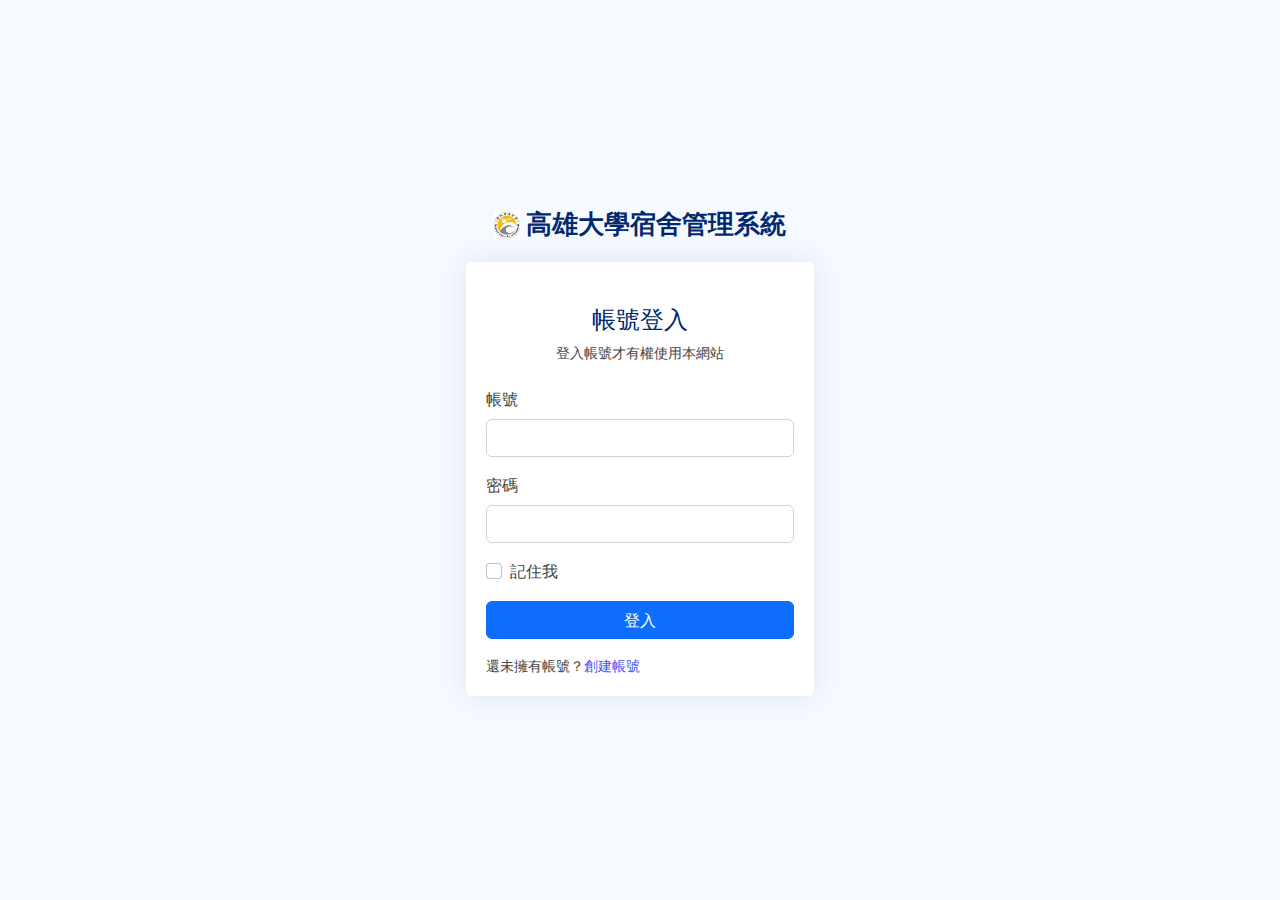
<file: index.html>
<!DOCTYPE html>
<html lang="en">

<head>
    <meta charset="utf-8">
    <meta content="width=device-width, initial-scale=1.0" name="viewport">

    <title>Pages / Login - NiceAdmin Bootstrap Template</title>
    <meta content="" name="description">
    <meta content="" name="keywords">

    <!-- Favicons -->
    <link href="assets/img/favicon.png" rel="icon">
    <link href="assets/img/apple-touch-icon.png" rel="apple-touch-icon">

    <!-- Google Fonts -->
    <link href="https://fonts.gstatic.com" rel="preconnect">
    <link href="https://fonts.googleapis.com/css?family=Open+Sans:300,300i,400,400i,600,600i,700,700i|Nunito:300,300i,400,400i,600,600i,700,700i|Poppins:300,300i,400,400i,500,500i,600,600i,700,700i" rel="stylesheet">

    <!-- Vendor CSS Files -->
    <link href="assets/vendor/bootstrap/css/bootstrap.min.css" rel="stylesheet">
    <link href="assets/vendor/bootstrap-icons/bootstrap-icons.css" rel="stylesheet">
    <link href="assets/vendor/boxicons/css/boxicons.min.css" rel="stylesheet">
    <link href="assets/vendor/quill/quill.snow.css" rel="stylesheet">
    <link href="assets/vendor/quill/quill.bubble.css" rel="stylesheet">
    <link href="assets/vendor/remixicon/remixicon.css" rel="stylesheet">
    <link href="assets/vendor/simple-datatables/style.css" rel="stylesheet">

    <!-- Template Main CSS File -->
    <link href="assets/css/style.css" rel="stylesheet">

    <!-- =======================================================
  * Template Name: NiceAdmin - v2.5.0
  * Template URL: https://bootstrapmade.com/nice-admin-bootstrap-admin-html-template/
  * Author: BootstrapMade.com
  * License: https://bootstrapmade.com/license/
  ======================================================== -->
</head>

<body>

    <main>
        <div class="container">

            <section class="section register min-vh-100 d-flex flex-column align-items-center justify-content-center py-4">
                <div class="container">
                    <div class="row justify-content-center">
                        <div class="col-lg-4 col-md-6 d-flex flex-column align-items-center justify-content-center">

                            <div class="d-flex justify-content-center py-4">
                                <a href="Wmainface.php" class="logo d-flex align-items-center w-auto">
                                    <img src="member.jpg" alt="">
                                    <span class="d-none d-lg-block">高雄大學宿舍管理系統</span>
                                </a>
                            </div>
                            <!-- End Logo -->

                            <div class="card mb-3">

                                <div class="card-body">

                                    <div class="pt-4 pb-2">
                                        <h5 class="card-title text-center pb-0 fs-4">帳號登入</h5>
                                        <p class="text-center small">登入帳號才有權使用本網站</p>
                                    </div>

                                    <form class="row g-3 needs-validation" novalidate action="checkpwd.php" method="post" name="myForm">

                                        <div class="col-12">
                                            <label for="yourUsername" class="form-label">帳號</label>
                                            <div class="input-group has-validation">

                                                <input name="account" type="text" name="username" class="form-control" id="yourUsername" required>
                                                <div class="invalid-feedback">Please enter your username.</div>
                                            </div>
                                        </div>

                                        <div class="col-12">
                                            <label for="yourPassword" class="form-label">密碼</label>
                                            <input type="password" name="password" class="form-control" id="yourPassword" required>
                                            <div class="invalid-feedback">Please enter your password!</div>
                                        </div>

                                        <div class="col-12">
                                            <div class="form-check">
                                                <input class="form-check-input" type="checkbox" name="remember" value="true" id="rememberMe">
                                                <label class="form-check-label" for="rememberMe">記住我</label>
                                            </div>
                                        </div>
                                        <div class="col-12">
                                            <button class="btn btn-primary w-100" type="submit" value="登入" onClick="check_data()">登入</button>
                                        </div>
                                        <div class="col-12">
                                            <p class="small mb-0">還未擁有帳號？<a href="pages-register.html">創建帳號</a></p>
                                        </div>
                                    </form>

                                </div>
                            </div>

                            <div class="credits">
                                <!-- All the links in the footer should remain intact. -->
                                <!-- You can delete the links only if you purchased the pro version. -->
                                <!-- Licensing information: https://bootstrapmade.com/license/ -->
                                <!-- Purchase the pro version with working PHP/AJAX contact form: https://bootstrapmade.com/nice-admin-bootstrap-admin-html-template/ -->
                                <!--Designed by <a href="https://bootstrapmade.com/">BootstrapMade</a> -->
                            </div>

                        </div>
                    </div>
                </div>

            </section>

        </div>
    </main>
    <!-- End #main -->

    <a href="#" class="back-to-top d-flex align-items-center justify-content-center"><i class="bi bi-arrow-up-short"></i></a>

    <!-- Vendor JS Files -->
    <script src="assets/vendor/apexcharts/apexcharts.min.js"></script>
    <script src="assets/vendor/bootstrap/js/bootstrap.bundle.min.js"></script>
    <script src="assets/vendor/chart.js/chart.umd.js"></script>
    <script src="assets/vendor/echarts/echarts.min.js"></script>
    <script src="assets/vendor/quill/quill.min.js"></script>
    <script src="assets/vendor/simple-datatables/simple-datatables.js"></script>
    <script src="assets/vendor/tinymce/tinymce.min.js"></script>
    <script src="assets/vendor/php-email-form/validate.js"></script>

    <!-- Template Main JS File -->
    <script src="assets/js/main.js"></script>

</body>

</html>
</file>
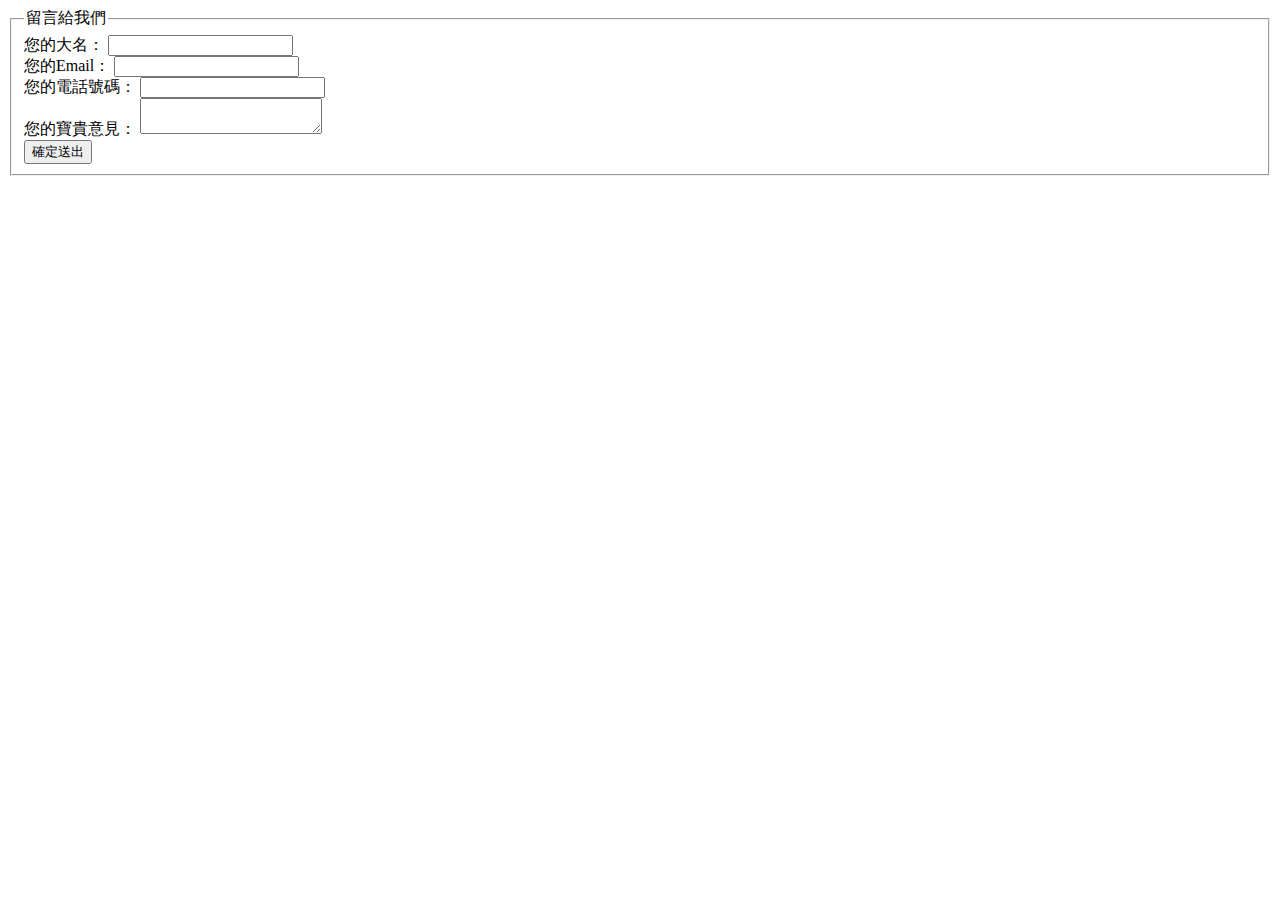
<file: email1.html>
<!DOCTYPE html>
<html>
    <head>
        <meta http-equiv="content-type" charset="utf-8" />
        <title>留言給我們</title>
    </head>
<body>
    <form id="form1" name="form1" method="post" action="email.php">
    <fieldset>
    <legend>留言給我們</legend>
    <label>您的大名：</label>
    <input id="C_name" name="C_name" type="text" />
    <br />

    <label>您的Email：</label>
    <input id="C_email" name="C_email" type="text" />
    <br />

    <label>您的電話號碼：</label>
    <input id="C_tel" name="C_tel" type="text" />
    <br />

    <label>您的寶貴意見：</label>
    <textarea id="C_message" name="C_message"></textarea>
    <br />

    <input id="submit" name="submit" type="submit" value="確定送出" />
    </fieldset>
    </form>
</body>
</html>
</file>
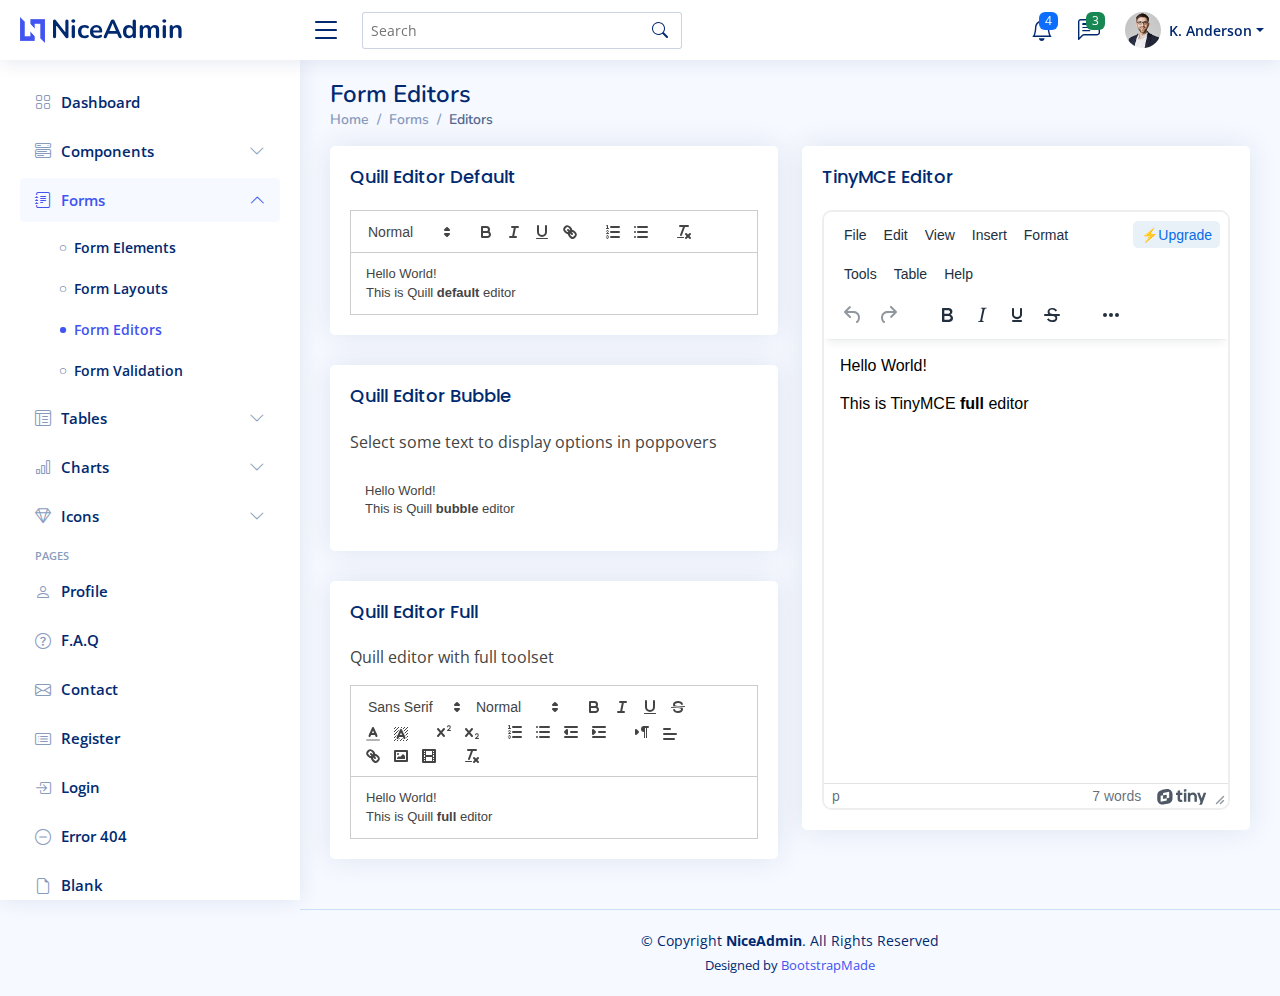
<file: forms-editors.html>
<!DOCTYPE html>
<html lang="en">

<head>
  <meta charset="utf-8">
  <meta content="width=device-width, initial-scale=1.0" name="viewport">

  <title>Forms / Editors - NiceAdmin Bootstrap Template</title>
  <meta content="" name="description">
  <meta content="" name="keywords">

  <!-- Favicons -->
  <link href="assets/img/favicon.png" rel="icon">
  <link href="assets/img/apple-touch-icon.png" rel="apple-touch-icon">

  <!-- Google Fonts -->
  <link href="https://fonts.gstatic.com" rel="preconnect">
  <link href="https://fonts.googleapis.com/css?family=Open+Sans:300,300i,400,400i,600,600i,700,700i|Nunito:300,300i,400,400i,600,600i,700,700i|Poppins:300,300i,400,400i,500,500i,600,600i,700,700i" rel="stylesheet">

  <!-- Vendor CSS Files -->
  <link href="assets/vendor/bootstrap/css/bootstrap.min.css" rel="stylesheet">
  <link href="assets/vendor/bootstrap-icons/bootstrap-icons.css" rel="stylesheet">
  <link href="assets/vendor/boxicons/css/boxicons.min.css" rel="stylesheet">
  <link href="assets/vendor/quill/quill.snow.css" rel="stylesheet">
  <link href="assets/vendor/quill/quill.bubble.css" rel="stylesheet">
  <link href="assets/vendor/remixicon/remixicon.css" rel="stylesheet">
  <link href="assets/vendor/simple-datatables/style.css" rel="stylesheet">

  <!-- Template Main CSS File -->
  <link href="assets/css/style.css" rel="stylesheet">

  <!-- =======================================================
  * Template Name: NiceAdmin - v2.5.0
  * Template URL: https://bootstrapmade.com/nice-admin-bootstrap-admin-html-template/
  * Author: BootstrapMade.com
  * License: https://bootstrapmade.com/license/
  ======================================================== -->
</head>

<body>

  <!-- ======= Header ======= -->
  <header id="header" class="header fixed-top d-flex align-items-center">

    <div class="d-flex align-items-center justify-content-between">
      <a href="index.html" class="logo d-flex align-items-center">
        <img src="assets/img/logo.png" alt="">
        <span class="d-none d-lg-block">NiceAdmin</span>
      </a>
      <i class="bi bi-list toggle-sidebar-btn"></i>
    </div><!-- End Logo -->

    <div class="search-bar">
      <form class="search-form d-flex align-items-center" method="POST" action="#">
        <input type="text" name="query" placeholder="Search" title="Enter search keyword">
        <button type="submit" title="Search"><i class="bi bi-search"></i></button>
      </form>
    </div><!-- End Search Bar -->

    <nav class="header-nav ms-auto">
      <ul class="d-flex align-items-center">

        <li class="nav-item d-block d-lg-none">
          <a class="nav-link nav-icon search-bar-toggle " href="#">
            <i class="bi bi-search"></i>
          </a>
        </li><!-- End Search Icon-->

        <li class="nav-item dropdown">

          <a class="nav-link nav-icon" href="#" data-bs-toggle="dropdown">
            <i class="bi bi-bell"></i>
            <span class="badge bg-primary badge-number">4</span>
          </a><!-- End Notification Icon -->

          <ul class="dropdown-menu dropdown-menu-end dropdown-menu-arrow notifications">
            <li class="dropdown-header">
              You have 4 new notifications
              <a href="#"><span class="badge rounded-pill bg-primary p-2 ms-2">View all</span></a>
            </li>
            <li>
              <hr class="dropdown-divider">
            </li>

            <li class="notification-item">
              <i class="bi bi-exclamation-circle text-warning"></i>
              <div>
                <h4>Lorem Ipsum</h4>
                <p>Quae dolorem earum veritatis oditseno</p>
                <p>30 min. ago</p>
              </div>
            </li>

            <li>
              <hr class="dropdown-divider">
            </li>

            <li class="notification-item">
              <i class="bi bi-x-circle text-danger"></i>
              <div>
                <h4>Atque rerum nesciunt</h4>
                <p>Quae dolorem earum veritatis oditseno</p>
                <p>1 hr. ago</p>
              </div>
            </li>

            <li>
              <hr class="dropdown-divider">
            </li>

            <li class="notification-item">
              <i class="bi bi-check-circle text-success"></i>
              <div>
                <h4>Sit rerum fuga</h4>
                <p>Quae dolorem earum veritatis oditseno</p>
                <p>2 hrs. ago</p>
              </div>
            </li>

            <li>
              <hr class="dropdown-divider">
            </li>

            <li class="notification-item">
              <i class="bi bi-info-circle text-primary"></i>
              <div>
                <h4>Dicta reprehenderit</h4>
                <p>Quae dolorem earum veritatis oditseno</p>
                <p>4 hrs. ago</p>
              </div>
            </li>

            <li>
              <hr class="dropdown-divider">
            </li>
            <li class="dropdown-footer">
              <a href="#">Show all notifications</a>
            </li>

          </ul><!-- End Notification Dropdown Items -->

        </li><!-- End Notification Nav -->

        <li class="nav-item dropdown">

          <a class="nav-link nav-icon" href="#" data-bs-toggle="dropdown">
            <i class="bi bi-chat-left-text"></i>
            <span class="badge bg-success badge-number">3</span>
          </a><!-- End Messages Icon -->

          <ul class="dropdown-menu dropdown-menu-end dropdown-menu-arrow messages">
            <li class="dropdown-header">
              You have 3 new messages
              <a href="#"><span class="badge rounded-pill bg-primary p-2 ms-2">View all</span></a>
            </li>
            <li>
              <hr class="dropdown-divider">
            </li>

            <li class="message-item">
              <a href="#">
                <img src="assets/img/messages-1.jpg" alt="" class="rounded-circle">
                <div>
                  <h4>Maria Hudson</h4>
                  <p>Velit asperiores et ducimus soluta repudiandae labore officia est ut...</p>
                  <p>4 hrs. ago</p>
                </div>
              </a>
            </li>
            <li>
              <hr class="dropdown-divider">
            </li>

            <li class="message-item">
              <a href="#">
                <img src="assets/img/messages-2.jpg" alt="" class="rounded-circle">
                <div>
                  <h4>Anna Nelson</h4>
                  <p>Velit asperiores et ducimus soluta repudiandae labore officia est ut...</p>
                  <p>6 hrs. ago</p>
                </div>
              </a>
            </li>
            <li>
              <hr class="dropdown-divider">
            </li>

            <li class="message-item">
              <a href="#">
                <img src="assets/img/messages-3.jpg" alt="" class="rounded-circle">
                <div>
                  <h4>David Muldon</h4>
                  <p>Velit asperiores et ducimus soluta repudiandae labore officia est ut...</p>
                  <p>8 hrs. ago</p>
                </div>
              </a>
            </li>
            <li>
              <hr class="dropdown-divider">
            </li>

            <li class="dropdown-footer">
              <a href="#">Show all messages</a>
            </li>

          </ul><!-- End Messages Dropdown Items -->

        </li><!-- End Messages Nav -->

        <li class="nav-item dropdown pe-3">

          <a class="nav-link nav-profile d-flex align-items-center pe-0" href="#" data-bs-toggle="dropdown">
            <img src="assets/img/profile-img.jpg" alt="Profile" class="rounded-circle">
            <span class="d-none d-md-block dropdown-toggle ps-2">K. Anderson</span>
          </a><!-- End Profile Iamge Icon -->

          <ul class="dropdown-menu dropdown-menu-end dropdown-menu-arrow profile">
            <li class="dropdown-header">
              <h6>Kevin Anderson</h6>
              <span>Web Designer</span>
            </li>
            <li>
              <hr class="dropdown-divider">
            </li>

            <li>
              <a class="dropdown-item d-flex align-items-center" href="users-profile.html">
                <i class="bi bi-person"></i>
                <span>My Profile</span>
              </a>
            </li>
            <li>
              <hr class="dropdown-divider">
            </li>

            <li>
              <a class="dropdown-item d-flex align-items-center" href="users-profile.html">
                <i class="bi bi-gear"></i>
                <span>Account Settings</span>
              </a>
            </li>
            <li>
              <hr class="dropdown-divider">
            </li>

            <li>
              <a class="dropdown-item d-flex align-items-center" href="pages-faq.html">
                <i class="bi bi-question-circle"></i>
                <span>Need Help?</span>
              </a>
            </li>
            <li>
              <hr class="dropdown-divider">
            </li>

            <li>
              <a class="dropdown-item d-flex align-items-center" href="#">
                <i class="bi bi-box-arrow-right"></i>
                <span>Sign Out</span>
              </a>
            </li>

          </ul><!-- End Profile Dropdown Items -->
        </li><!-- End Profile Nav -->

      </ul>
    </nav><!-- End Icons Navigation -->

  </header><!-- End Header -->

  <!-- ======= Sidebar ======= -->
  <aside id="sidebar" class="sidebar">

    <ul class="sidebar-nav" id="sidebar-nav">

      <li class="nav-item">
        <a class="nav-link collapsed" href="index.html">
          <i class="bi bi-grid"></i>
          <span>Dashboard</span>
        </a>
      </li><!-- End Dashboard Nav -->

      <li class="nav-item">
        <a class="nav-link collapsed" data-bs-target="#components-nav" data-bs-toggle="collapse" href="#">
          <i class="bi bi-menu-button-wide"></i><span>Components</span><i class="bi bi-chevron-down ms-auto"></i>
        </a>
        <ul id="components-nav" class="nav-content collapse " data-bs-parent="#sidebar-nav">
          <li>
            <a href="components-alerts.html">
              <i class="bi bi-circle"></i><span>Alerts</span>
            </a>
          </li>
          <li>
            <a href="components-accordion.html">
              <i class="bi bi-circle"></i><span>Accordion</span>
            </a>
          </li>
          <li>
            <a href="components-badges.html">
              <i class="bi bi-circle"></i><span>Badges</span>
            </a>
          </li>
          <li>
            <a href="components-breadcrumbs.html">
              <i class="bi bi-circle"></i><span>Breadcrumbs</span>
            </a>
          </li>
          <li>
            <a href="components-buttons.html">
              <i class="bi bi-circle"></i><span>Buttons</span>
            </a>
          </li>
          <li>
            <a href="components-cards.html">
              <i class="bi bi-circle"></i><span>Cards</span>
            </a>
          </li>
          <li>
            <a href="components-carousel.html">
              <i class="bi bi-circle"></i><span>Carousel</span>
            </a>
          </li>
          <li>
            <a href="components-list-group.html">
              <i class="bi bi-circle"></i><span>List group</span>
            </a>
          </li>
          <li>
            <a href="components-modal.html">
              <i class="bi bi-circle"></i><span>Modal</span>
            </a>
          </li>
          <li>
            <a href="components-tabs.html">
              <i class="bi bi-circle"></i><span>Tabs</span>
            </a>
          </li>
          <li>
            <a href="components-pagination.html">
              <i class="bi bi-circle"></i><span>Pagination</span>
            </a>
          </li>
          <li>
            <a href="components-progress.html">
              <i class="bi bi-circle"></i><span>Progress</span>
            </a>
          </li>
          <li>
            <a href="components-spinners.html">
              <i class="bi bi-circle"></i><span>Spinners</span>
            </a>
          </li>
          <li>
            <a href="components-tooltips.html">
              <i class="bi bi-circle"></i><span>Tooltips</span>
            </a>
          </li>
        </ul>
      </li><!-- End Components Nav -->

      <li class="nav-item">
        <a class="nav-link " data-bs-target="#forms-nav" data-bs-toggle="collapse" href="#">
          <i class="bi bi-journal-text"></i><span>Forms</span><i class="bi bi-chevron-down ms-auto"></i>
        </a>
        <ul id="forms-nav" class="nav-content collapse show" data-bs-parent="#sidebar-nav">
          <li>
            <a href="forms-elements.html">
              <i class="bi bi-circle"></i><span>Form Elements</span>
            </a>
          </li>
          <li>
            <a href="forms-layouts.html">
              <i class="bi bi-circle"></i><span>Form Layouts</span>
            </a>
          </li>
          <li>
            <a href="forms-editors.html" class="active">
              <i class="bi bi-circle"></i><span>Form Editors</span>
            </a>
          </li>
          <li>
            <a href="forms-validation.html">
              <i class="bi bi-circle"></i><span>Form Validation</span>
            </a>
          </li>
        </ul>
      </li><!-- End Forms Nav -->

      <li class="nav-item">
        <a class="nav-link collapsed" data-bs-target="#tables-nav" data-bs-toggle="collapse" href="#">
          <i class="bi bi-layout-text-window-reverse"></i><span>Tables</span><i class="bi bi-chevron-down ms-auto"></i>
        </a>
        <ul id="tables-nav" class="nav-content collapse " data-bs-parent="#sidebar-nav">
          <li>
            <a href="tables-general.html">
              <i class="bi bi-circle"></i><span>General Tables</span>
            </a>
          </li>
          <li>
            <a href="tables-data.html">
              <i class="bi bi-circle"></i><span>Data Tables</span>
            </a>
          </li>
        </ul>
      </li><!-- End Tables Nav -->

      <li class="nav-item">
        <a class="nav-link collapsed" data-bs-target="#charts-nav" data-bs-toggle="collapse" href="#">
          <i class="bi bi-bar-chart"></i><span>Charts</span><i class="bi bi-chevron-down ms-auto"></i>
        </a>
        <ul id="charts-nav" class="nav-content collapse " data-bs-parent="#sidebar-nav">
          <li>
            <a href="charts-chartjs.html">
              <i class="bi bi-circle"></i><span>Chart.js</span>
            </a>
          </li>
          <li>
            <a href="charts-apexcharts.html">
              <i class="bi bi-circle"></i><span>ApexCharts</span>
            </a>
          </li>
          <li>
            <a href="charts-echarts.html">
              <i class="bi bi-circle"></i><span>ECharts</span>
            </a>
          </li>
        </ul>
      </li><!-- End Charts Nav -->

      <li class="nav-item">
        <a class="nav-link collapsed" data-bs-target="#icons-nav" data-bs-toggle="collapse" href="#">
          <i class="bi bi-gem"></i><span>Icons</span><i class="bi bi-chevron-down ms-auto"></i>
        </a>
        <ul id="icons-nav" class="nav-content collapse " data-bs-parent="#sidebar-nav">
          <li>
            <a href="icons-bootstrap.html">
              <i class="bi bi-circle"></i><span>Bootstrap Icons</span>
            </a>
          </li>
          <li>
            <a href="icons-remix.html">
              <i class="bi bi-circle"></i><span>Remix Icons</span>
            </a>
          </li>
          <li>
            <a href="icons-boxicons.html">
              <i class="bi bi-circle"></i><span>Boxicons</span>
            </a>
          </li>
        </ul>
      </li><!-- End Icons Nav -->

      <li class="nav-heading">Pages</li>

      <li class="nav-item">
        <a class="nav-link collapsed" href="users-profile.html">
          <i class="bi bi-person"></i>
          <span>Profile</span>
        </a>
      </li><!-- End Profile Page Nav -->

      <li class="nav-item">
        <a class="nav-link collapsed" href="pages-faq.html">
          <i class="bi bi-question-circle"></i>
          <span>F.A.Q</span>
        </a>
      </li><!-- End F.A.Q Page Nav -->

      <li class="nav-item">
        <a class="nav-link collapsed" href="pages-contact.html">
          <i class="bi bi-envelope"></i>
          <span>Contact</span>
        </a>
      </li><!-- End Contact Page Nav -->

      <li class="nav-item">
        <a class="nav-link collapsed" href="pages-register.html">
          <i class="bi bi-card-list"></i>
          <span>Register</span>
        </a>
      </li><!-- End Register Page Nav -->

      <li class="nav-item">
        <a class="nav-link collapsed" href="pages-login.html">
          <i class="bi bi-box-arrow-in-right"></i>
          <span>Login</span>
        </a>
      </li><!-- End Login Page Nav -->

      <li class="nav-item">
        <a class="nav-link collapsed" href="pages-error-404.html">
          <i class="bi bi-dash-circle"></i>
          <span>Error 404</span>
        </a>
      </li><!-- End Error 404 Page Nav -->

      <li class="nav-item">
        <a class="nav-link collapsed" href="pages-blank.html">
          <i class="bi bi-file-earmark"></i>
          <span>Blank</span>
        </a>
      </li><!-- End Blank Page Nav -->

    </ul>

  </aside><!-- End Sidebar-->

  <main id="main" class="main">

    <div class="pagetitle">
      <h1>Form Editors</h1>
      <nav>
        <ol class="breadcrumb">
          <li class="breadcrumb-item"><a href="index.html">Home</a></li>
          <li class="breadcrumb-item">Forms</li>
          <li class="breadcrumb-item active">Editors</li>
        </ol>
      </nav>
    </div><!-- End Page Title -->

    <section class="section">
      <div class="row">
        <div class="col-lg-6">

          <div class="card">
            <div class="card-body">
              <h5 class="card-title">Quill Editor Default</h5>

              <!-- Quill Editor Default -->
              <div class="quill-editor-default">
                <p>Hello World!</p>
                <p>This is Quill <strong>default</strong> editor</p>
              </div>
              <!-- End Quill Editor Default -->

            </div>
          </div>

          <div class="card">
            <div class="card-body">
              <h5 class="card-title">Quill Editor Bubble</h5>

              <!-- Quill Editor Bubble -->
              <p>Select some text to display options in poppovers</p>
              <div class="quill-editor-bubble">
                <p>Hello World!</p>
                <p>This is Quill <strong>bubble</strong> editor</p>
              </div>
              <!-- End Quill Editor Bubble -->

            </div>
          </div>

          <div class="card">
            <div class="card-body">
              <h5 class="card-title">Quill Editor Full</h5>

              <!-- Quill Editor Full -->
              <p>Quill editor with full toolset</p>
              <div class="quill-editor-full">
                <p>Hello World!</p>
                <p>This is Quill <strong>full</strong> editor</p>
              </div>
              <!-- End Quill Editor Full -->

            </div>
          </div>

        </div>

        <div class="col-lg-6">

          <div class="card">
            <div class="card-body">
              <h5 class="card-title">TinyMCE Editor</h5>

              <!-- TinyMCE Editor -->
              <textarea class="tinymce-editor">
                <p>Hello World!</p>
                <p>This is TinyMCE <strong>full</strong> editor</p>
              </textarea><!-- End TinyMCE Editor -->

            </div>
          </div>

        </div>
      </div>
    </section>

  </main><!-- End #main -->

  <!-- ======= Footer ======= -->
  <footer id="footer" class="footer">
    <div class="copyright">
      &copy; Copyright <strong><span>NiceAdmin</span></strong>. All Rights Reserved
    </div>
    <div class="credits">
      <!-- All the links in the footer should remain intact. -->
      <!-- You can delete the links only if you purchased the pro version. -->
      <!-- Licensing information: https://bootstrapmade.com/license/ -->
      <!-- Purchase the pro version with working PHP/AJAX contact form: https://bootstrapmade.com/nice-admin-bootstrap-admin-html-template/ -->
      Designed by <a href="https://bootstrapmade.com/">BootstrapMade</a>
    </div>
  </footer><!-- End Footer -->

  <a href="#" class="back-to-top d-flex align-items-center justify-content-center"><i class="bi bi-arrow-up-short"></i></a>

  <!-- Vendor JS Files -->
  <script src="assets/vendor/apexcharts/apexcharts.min.js"></script>
  <script src="assets/vendor/bootstrap/js/bootstrap.bundle.min.js"></script>
  <script src="assets/vendor/chart.js/chart.umd.js"></script>
  <script src="assets/vendor/echarts/echarts.min.js"></script>
  <script src="assets/vendor/quill/quill.min.js"></script>
  <script src="assets/vendor/simple-datatables/simple-datatables.js"></script>
  <script src="assets/vendor/tinymce/tinymce.min.js"></script>
  <script src="assets/vendor/php-email-form/validate.js"></script>

  <!-- Template Main JS File -->
  <script src="assets/js/main.js"></script>

</body>

</html>
</file>
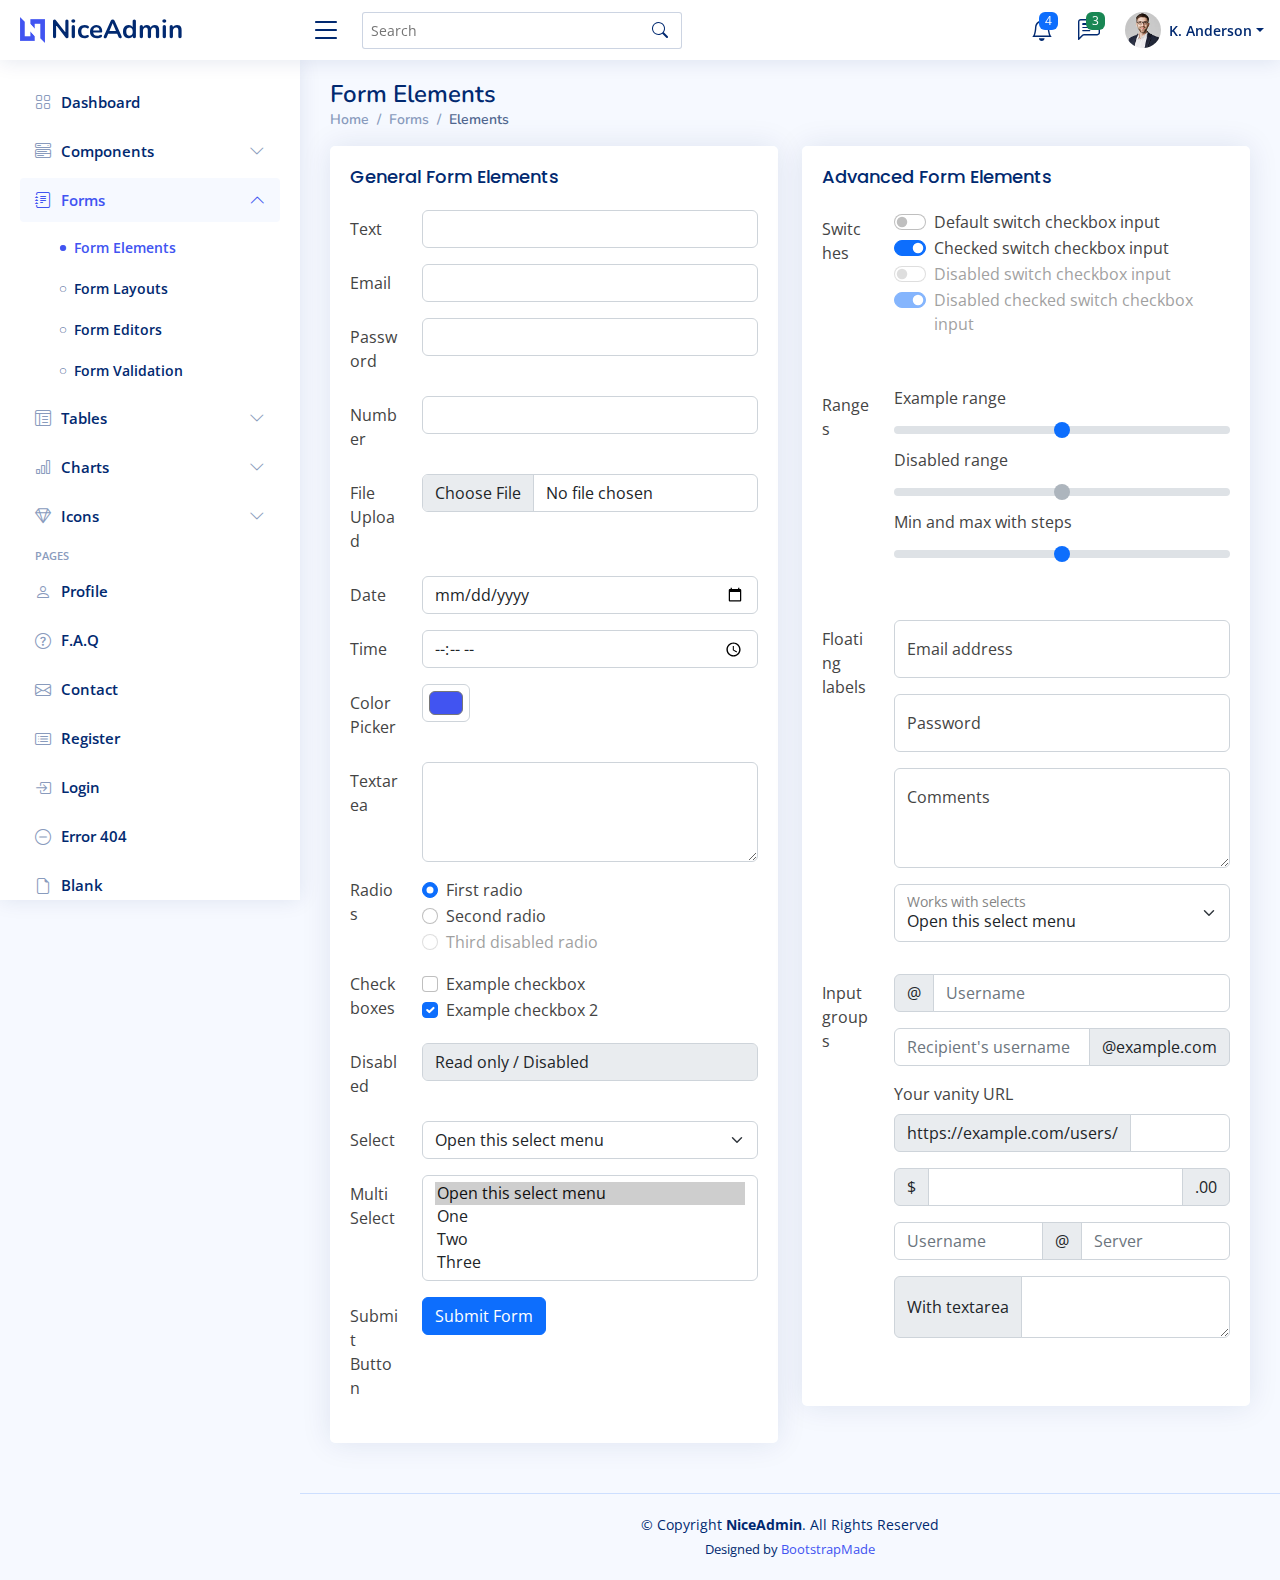
<file: forms-elements.html>
<!DOCTYPE html>
<html lang="en">

<head>
  <meta charset="utf-8">
  <meta content="width=device-width, initial-scale=1.0" name="viewport">

  <title>Forms / Elements - NiceAdmin Bootstrap Template</title>
  <meta content="" name="description">
  <meta content="" name="keywords">

  <!-- Favicons -->
  <link href="assets/img/favicon.png" rel="icon">
  <link href="assets/img/apple-touch-icon.png" rel="apple-touch-icon">

  <!-- Google Fonts -->
  <link href="https://fonts.gstatic.com" rel="preconnect">
  <link href="https://fonts.googleapis.com/css?family=Open+Sans:300,300i,400,400i,600,600i,700,700i|Nunito:300,300i,400,400i,600,600i,700,700i|Poppins:300,300i,400,400i,500,500i,600,600i,700,700i" rel="stylesheet">

  <!-- Vendor CSS Files -->
  <link href="assets/vendor/bootstrap/css/bootstrap.min.css" rel="stylesheet">
  <link href="assets/vendor/bootstrap-icons/bootstrap-icons.css" rel="stylesheet">
  <link href="assets/vendor/boxicons/css/boxicons.min.css" rel="stylesheet">
  <link href="assets/vendor/quill/quill.snow.css" rel="stylesheet">
  <link href="assets/vendor/quill/quill.bubble.css" rel="stylesheet">
  <link href="assets/vendor/remixicon/remixicon.css" rel="stylesheet">
  <link href="assets/vendor/simple-datatables/style.css" rel="stylesheet">

  <!-- Template Main CSS File -->
  <link href="assets/css/style.css" rel="stylesheet">

  <!-- =======================================================
  * Template Name: NiceAdmin - v2.5.0
  * Template URL: https://bootstrapmade.com/nice-admin-bootstrap-admin-html-template/
  * Author: BootstrapMade.com
  * License: https://bootstrapmade.com/license/
  ======================================================== -->
</head>

<body>

  <!-- ======= Header ======= -->
  <header id="header" class="header fixed-top d-flex align-items-center">

    <div class="d-flex align-items-center justify-content-between">
      <a href="index.html" class="logo d-flex align-items-center">
        <img src="assets/img/logo.png" alt="">
        <span class="d-none d-lg-block">NiceAdmin</span>
      </a>
      <i class="bi bi-list toggle-sidebar-btn"></i>
    </div><!-- End Logo -->

    <div class="search-bar">
      <form class="search-form d-flex align-items-center" method="POST" action="#">
        <input type="text" name="query" placeholder="Search" title="Enter search keyword">
        <button type="submit" title="Search"><i class="bi bi-search"></i></button>
      </form>
    </div><!-- End Search Bar -->

    <nav class="header-nav ms-auto">
      <ul class="d-flex align-items-center">

        <li class="nav-item d-block d-lg-none">
          <a class="nav-link nav-icon search-bar-toggle " href="#">
            <i class="bi bi-search"></i>
          </a>
        </li><!-- End Search Icon-->

        <li class="nav-item dropdown">

          <a class="nav-link nav-icon" href="#" data-bs-toggle="dropdown">
            <i class="bi bi-bell"></i>
            <span class="badge bg-primary badge-number">4</span>
          </a><!-- End Notification Icon -->

          <ul class="dropdown-menu dropdown-menu-end dropdown-menu-arrow notifications">
            <li class="dropdown-header">
              You have 4 new notifications
              <a href="#"><span class="badge rounded-pill bg-primary p-2 ms-2">View all</span></a>
            </li>
            <li>
              <hr class="dropdown-divider">
            </li>

            <li class="notification-item">
              <i class="bi bi-exclamation-circle text-warning"></i>
              <div>
                <h4>Lorem Ipsum</h4>
                <p>Quae dolorem earum veritatis oditseno</p>
                <p>30 min. ago</p>
              </div>
            </li>

            <li>
              <hr class="dropdown-divider">
            </li>

            <li class="notification-item">
              <i class="bi bi-x-circle text-danger"></i>
              <div>
                <h4>Atque rerum nesciunt</h4>
                <p>Quae dolorem earum veritatis oditseno</p>
                <p>1 hr. ago</p>
              </div>
            </li>

            <li>
              <hr class="dropdown-divider">
            </li>

            <li class="notification-item">
              <i class="bi bi-check-circle text-success"></i>
              <div>
                <h4>Sit rerum fuga</h4>
                <p>Quae dolorem earum veritatis oditseno</p>
                <p>2 hrs. ago</p>
              </div>
            </li>

            <li>
              <hr class="dropdown-divider">
            </li>

            <li class="notification-item">
              <i class="bi bi-info-circle text-primary"></i>
              <div>
                <h4>Dicta reprehenderit</h4>
                <p>Quae dolorem earum veritatis oditseno</p>
                <p>4 hrs. ago</p>
              </div>
            </li>

            <li>
              <hr class="dropdown-divider">
            </li>
            <li class="dropdown-footer">
              <a href="#">Show all notifications</a>
            </li>

          </ul><!-- End Notification Dropdown Items -->

        </li><!-- End Notification Nav -->

        <li class="nav-item dropdown">

          <a class="nav-link nav-icon" href="#" data-bs-toggle="dropdown">
            <i class="bi bi-chat-left-text"></i>
            <span class="badge bg-success badge-number">3</span>
          </a><!-- End Messages Icon -->

          <ul class="dropdown-menu dropdown-menu-end dropdown-menu-arrow messages">
            <li class="dropdown-header">
              You have 3 new messages
              <a href="#"><span class="badge rounded-pill bg-primary p-2 ms-2">View all</span></a>
            </li>
            <li>
              <hr class="dropdown-divider">
            </li>

            <li class="message-item">
              <a href="#">
                <img src="assets/img/messages-1.jpg" alt="" class="rounded-circle">
                <div>
                  <h4>Maria Hudson</h4>
                  <p>Velit asperiores et ducimus soluta repudiandae labore officia est ut...</p>
                  <p>4 hrs. ago</p>
                </div>
              </a>
            </li>
            <li>
              <hr class="dropdown-divider">
            </li>

            <li class="message-item">
              <a href="#">
                <img src="assets/img/messages-2.jpg" alt="" class="rounded-circle">
                <div>
                  <h4>Anna Nelson</h4>
                  <p>Velit asperiores et ducimus soluta repudiandae labore officia est ut...</p>
                  <p>6 hrs. ago</p>
                </div>
              </a>
            </li>
            <li>
              <hr class="dropdown-divider">
            </li>

            <li class="message-item">
              <a href="#">
                <img src="assets/img/messages-3.jpg" alt="" class="rounded-circle">
                <div>
                  <h4>David Muldon</h4>
                  <p>Velit asperiores et ducimus soluta repudiandae labore officia est ut...</p>
                  <p>8 hrs. ago</p>
                </div>
              </a>
            </li>
            <li>
              <hr class="dropdown-divider">
            </li>

            <li class="dropdown-footer">
              <a href="#">Show all messages</a>
            </li>

          </ul><!-- End Messages Dropdown Items -->

        </li><!-- End Messages Nav -->

        <li class="nav-item dropdown pe-3">

          <a class="nav-link nav-profile d-flex align-items-center pe-0" href="#" data-bs-toggle="dropdown">
            <img src="assets/img/profile-img.jpg" alt="Profile" class="rounded-circle">
            <span class="d-none d-md-block dropdown-toggle ps-2">K. Anderson</span>
          </a><!-- End Profile Iamge Icon -->

          <ul class="dropdown-menu dropdown-menu-end dropdown-menu-arrow profile">
            <li class="dropdown-header">
              <h6>Kevin Anderson</h6>
              <span>Web Designer</span>
            </li>
            <li>
              <hr class="dropdown-divider">
            </li>

            <li>
              <a class="dropdown-item d-flex align-items-center" href="users-profile.html">
                <i class="bi bi-person"></i>
                <span>My Profile</span>
              </a>
            </li>
            <li>
              <hr class="dropdown-divider">
            </li>

            <li>
              <a class="dropdown-item d-flex align-items-center" href="users-profile.html">
                <i class="bi bi-gear"></i>
                <span>Account Settings</span>
              </a>
            </li>
            <li>
              <hr class="dropdown-divider">
            </li>

            <li>
              <a class="dropdown-item d-flex align-items-center" href="pages-faq.html">
                <i class="bi bi-question-circle"></i>
                <span>Need Help?</span>
              </a>
            </li>
            <li>
              <hr class="dropdown-divider">
            </li>

            <li>
              <a class="dropdown-item d-flex align-items-center" href="#">
                <i class="bi bi-box-arrow-right"></i>
                <span>Sign Out</span>
              </a>
            </li>

          </ul><!-- End Profile Dropdown Items -->
        </li><!-- End Profile Nav -->

      </ul>
    </nav><!-- End Icons Navigation -->

  </header><!-- End Header -->

  <!-- ======= Sidebar ======= -->
  <aside id="sidebar" class="sidebar">

    <ul class="sidebar-nav" id="sidebar-nav">

      <li class="nav-item">
        <a class="nav-link collapsed" href="index.html">
          <i class="bi bi-grid"></i>
          <span>Dashboard</span>
        </a>
      </li><!-- End Dashboard Nav -->

      <li class="nav-item">
        <a class="nav-link collapsed" data-bs-target="#components-nav" data-bs-toggle="collapse" href="#">
          <i class="bi bi-menu-button-wide"></i><span>Components</span><i class="bi bi-chevron-down ms-auto"></i>
        </a>
        <ul id="components-nav" class="nav-content collapse " data-bs-parent="#sidebar-nav">
          <li>
            <a href="components-alerts.html">
              <i class="bi bi-circle"></i><span>Alerts</span>
            </a>
          </li>
          <li>
            <a href="components-accordion.html">
              <i class="bi bi-circle"></i><span>Accordion</span>
            </a>
          </li>
          <li>
            <a href="components-badges.html">
              <i class="bi bi-circle"></i><span>Badges</span>
            </a>
          </li>
          <li>
            <a href="components-breadcrumbs.html">
              <i class="bi bi-circle"></i><span>Breadcrumbs</span>
            </a>
          </li>
          <li>
            <a href="components-buttons.html">
              <i class="bi bi-circle"></i><span>Buttons</span>
            </a>
          </li>
          <li>
            <a href="components-cards.html">
              <i class="bi bi-circle"></i><span>Cards</span>
            </a>
          </li>
          <li>
            <a href="components-carousel.html">
              <i class="bi bi-circle"></i><span>Carousel</span>
            </a>
          </li>
          <li>
            <a href="components-list-group.html">
              <i class="bi bi-circle"></i><span>List group</span>
            </a>
          </li>
          <li>
            <a href="components-modal.html">
              <i class="bi bi-circle"></i><span>Modal</span>
            </a>
          </li>
          <li>
            <a href="components-tabs.html">
              <i class="bi bi-circle"></i><span>Tabs</span>
            </a>
          </li>
          <li>
            <a href="components-pagination.html">
              <i class="bi bi-circle"></i><span>Pagination</span>
            </a>
          </li>
          <li>
            <a href="components-progress.html">
              <i class="bi bi-circle"></i><span>Progress</span>
            </a>
          </li>
          <li>
            <a href="components-spinners.html">
              <i class="bi bi-circle"></i><span>Spinners</span>
            </a>
          </li>
          <li>
            <a href="components-tooltips.html">
              <i class="bi bi-circle"></i><span>Tooltips</span>
            </a>
          </li>
        </ul>
      </li><!-- End Components Nav -->

      <li class="nav-item">
        <a class="nav-link " data-bs-target="#forms-nav" data-bs-toggle="collapse" href="#">
          <i class="bi bi-journal-text"></i><span>Forms</span><i class="bi bi-chevron-down ms-auto"></i>
        </a>
        <ul id="forms-nav" class="nav-content collapse show" data-bs-parent="#sidebar-nav">
          <li>
            <a href="forms-elements.html" class="active">
              <i class="bi bi-circle"></i><span>Form Elements</span>
            </a>
          </li>
          <li>
            <a href="forms-layouts.html">
              <i class="bi bi-circle"></i><span>Form Layouts</span>
            </a>
          </li>
          <li>
            <a href="forms-editors.html">
              <i class="bi bi-circle"></i><span>Form Editors</span>
            </a>
          </li>
          <li>
            <a href="forms-validation.html">
              <i class="bi bi-circle"></i><span>Form Validation</span>
            </a>
          </li>
        </ul>
      </li><!-- End Forms Nav -->

      <li class="nav-item">
        <a class="nav-link collapsed" data-bs-target="#tables-nav" data-bs-toggle="collapse" href="#">
          <i class="bi bi-layout-text-window-reverse"></i><span>Tables</span><i class="bi bi-chevron-down ms-auto"></i>
        </a>
        <ul id="tables-nav" class="nav-content collapse " data-bs-parent="#sidebar-nav">
          <li>
            <a href="tables-general.html">
              <i class="bi bi-circle"></i><span>General Tables</span>
            </a>
          </li>
          <li>
            <a href="tables-data.html">
              <i class="bi bi-circle"></i><span>Data Tables</span>
            </a>
          </li>
        </ul>
      </li><!-- End Tables Nav -->

      <li class="nav-item">
        <a class="nav-link collapsed" data-bs-target="#charts-nav" data-bs-toggle="collapse" href="#">
          <i class="bi bi-bar-chart"></i><span>Charts</span><i class="bi bi-chevron-down ms-auto"></i>
        </a>
        <ul id="charts-nav" class="nav-content collapse " data-bs-parent="#sidebar-nav">
          <li>
            <a href="charts-chartjs.html">
              <i class="bi bi-circle"></i><span>Chart.js</span>
            </a>
          </li>
          <li>
            <a href="charts-apexcharts.html">
              <i class="bi bi-circle"></i><span>ApexCharts</span>
            </a>
          </li>
          <li>
            <a href="charts-echarts.html">
              <i class="bi bi-circle"></i><span>ECharts</span>
            </a>
          </li>
        </ul>
      </li><!-- End Charts Nav -->

      <li class="nav-item">
        <a class="nav-link collapsed" data-bs-target="#icons-nav" data-bs-toggle="collapse" href="#">
          <i class="bi bi-gem"></i><span>Icons</span><i class="bi bi-chevron-down ms-auto"></i>
        </a>
        <ul id="icons-nav" class="nav-content collapse " data-bs-parent="#sidebar-nav">
          <li>
            <a href="icons-bootstrap.html">
              <i class="bi bi-circle"></i><span>Bootstrap Icons</span>
            </a>
          </li>
          <li>
            <a href="icons-remix.html">
              <i class="bi bi-circle"></i><span>Remix Icons</span>
            </a>
          </li>
          <li>
            <a href="icons-boxicons.html">
              <i class="bi bi-circle"></i><span>Boxicons</span>
            </a>
          </li>
        </ul>
      </li><!-- End Icons Nav -->

      <li class="nav-heading">Pages</li>

      <li class="nav-item">
        <a class="nav-link collapsed" href="users-profile.html">
          <i class="bi bi-person"></i>
          <span>Profile</span>
        </a>
      </li><!-- End Profile Page Nav -->

      <li class="nav-item">
        <a class="nav-link collapsed" href="pages-faq.html">
          <i class="bi bi-question-circle"></i>
          <span>F.A.Q</span>
        </a>
      </li><!-- End F.A.Q Page Nav -->

      <li class="nav-item">
        <a class="nav-link collapsed" href="pages-contact.html">
          <i class="bi bi-envelope"></i>
          <span>Contact</span>
        </a>
      </li><!-- End Contact Page Nav -->

      <li class="nav-item">
        <a class="nav-link collapsed" href="pages-register.html">
          <i class="bi bi-card-list"></i>
          <span>Register</span>
        </a>
      </li><!-- End Register Page Nav -->

      <li class="nav-item">
        <a class="nav-link collapsed" href="pages-login.html">
          <i class="bi bi-box-arrow-in-right"></i>
          <span>Login</span>
        </a>
      </li><!-- End Login Page Nav -->

      <li class="nav-item">
        <a class="nav-link collapsed" href="pages-error-404.html">
          <i class="bi bi-dash-circle"></i>
          <span>Error 404</span>
        </a>
      </li><!-- End Error 404 Page Nav -->

      <li class="nav-item">
        <a class="nav-link collapsed" href="pages-blank.html">
          <i class="bi bi-file-earmark"></i>
          <span>Blank</span>
        </a>
      </li><!-- End Blank Page Nav -->

    </ul>

  </aside><!-- End Sidebar-->

  <main id="main" class="main">

    <div class="pagetitle">
      <h1>Form Elements</h1>
      <nav>
        <ol class="breadcrumb">
          <li class="breadcrumb-item"><a href="index.html">Home</a></li>
          <li class="breadcrumb-item">Forms</li>
          <li class="breadcrumb-item active">Elements</li>
        </ol>
      </nav>
    </div><!-- End Page Title -->

    <section class="section">
      <div class="row">
        <div class="col-lg-6">

          <div class="card">
            <div class="card-body">
              <h5 class="card-title">General Form Elements</h5>

              <!-- General Form Elements -->
              <form>
                <div class="row mb-3">
                  <label for="inputText" class="col-sm-2 col-form-label">Text</label>
                  <div class="col-sm-10">
                    <input type="text" class="form-control">
                  </div>
                </div>
                <div class="row mb-3">
                  <label for="inputEmail" class="col-sm-2 col-form-label">Email</label>
                  <div class="col-sm-10">
                    <input type="email" class="form-control">
                  </div>
                </div>
                <div class="row mb-3">
                  <label for="inputPassword" class="col-sm-2 col-form-label">Password</label>
                  <div class="col-sm-10">
                    <input type="password" class="form-control">
                  </div>
                </div>
                <div class="row mb-3">
                  <label for="inputNumber" class="col-sm-2 col-form-label">Number</label>
                  <div class="col-sm-10">
                    <input type="number" class="form-control">
                  </div>
                </div>
                <div class="row mb-3">
                  <label for="inputNumber" class="col-sm-2 col-form-label">File Upload</label>
                  <div class="col-sm-10">
                    <input class="form-control" type="file" id="formFile">
                  </div>
                </div>
                <div class="row mb-3">
                  <label for="inputDate" class="col-sm-2 col-form-label">Date</label>
                  <div class="col-sm-10">
                    <input type="date" class="form-control">
                  </div>
                </div>
                <div class="row mb-3">
                  <label for="inputTime" class="col-sm-2 col-form-label">Time</label>
                  <div class="col-sm-10">
                    <input type="time" class="form-control">
                  </div>
                </div>

                <div class="row mb-3">
                  <label for="inputColor" class="col-sm-2 col-form-label">Color Picker</label>
                  <div class="col-sm-10">
                    <input type="color" class="form-control form-control-color" id="exampleColorInput" value="#4154f1" title="Choose your color">
                  </div>
                </div>
                <div class="row mb-3">
                  <label for="inputPassword" class="col-sm-2 col-form-label">Textarea</label>
                  <div class="col-sm-10">
                    <textarea class="form-control" style="height: 100px"></textarea>
                  </div>
                </div>
                <fieldset class="row mb-3">
                  <legend class="col-form-label col-sm-2 pt-0">Radios</legend>
                  <div class="col-sm-10">
                    <div class="form-check">
                      <input class="form-check-input" type="radio" name="gridRadios" id="gridRadios1" value="option1" checked>
                      <label class="form-check-label" for="gridRadios1">
                        First radio
                      </label>
                    </div>
                    <div class="form-check">
                      <input class="form-check-input" type="radio" name="gridRadios" id="gridRadios2" value="option2">
                      <label class="form-check-label" for="gridRadios2">
                        Second radio
                      </label>
                    </div>
                    <div class="form-check disabled">
                      <input class="form-check-input" type="radio" name="gridRadios" id="gridRadios" value="option" disabled>
                      <label class="form-check-label" for="gridRadios3">
                        Third disabled radio
                      </label>
                    </div>
                  </div>
                </fieldset>
                <div class="row mb-3">
                  <legend class="col-form-label col-sm-2 pt-0">Checkboxes</legend>
                  <div class="col-sm-10">

                    <div class="form-check">
                      <input class="form-check-input" type="checkbox" id="gridCheck1">
                      <label class="form-check-label" for="gridCheck1">
                        Example checkbox
                      </label>
                    </div>

                    <div class="form-check">
                      <input class="form-check-input" type="checkbox" id="gridCheck2" checked>
                      <label class="form-check-label" for="gridCheck2">
                        Example checkbox 2
                      </label>
                    </div>

                  </div>
                </div>

                <div class="row mb-3">
                  <label class="col-sm-2 col-form-label">Disabled</label>
                  <div class="col-sm-10">
                    <input type="text" class="form-control" value="Read only / Disabled" disabled>
                  </div>
                </div>

                <div class="row mb-3">
                  <label class="col-sm-2 col-form-label">Select</label>
                  <div class="col-sm-10">
                    <select class="form-select" aria-label="Default select example">
                      <option selected>Open this select menu</option>
                      <option value="1">One</option>
                      <option value="2">Two</option>
                      <option value="3">Three</option>
                    </select>
                  </div>
                </div>

                <div class="row mb-3">
                  <label class="col-sm-2 col-form-label">Multi Select</label>
                  <div class="col-sm-10">
                    <select class="form-select" multiple aria-label="multiple select example">
                      <option selected>Open this select menu</option>
                      <option value="1">One</option>
                      <option value="2">Two</option>
                      <option value="3">Three</option>
                    </select>
                  </div>
                </div>

                <div class="row mb-3">
                  <label class="col-sm-2 col-form-label">Submit Button</label>
                  <div class="col-sm-10">
                    <button type="submit" class="btn btn-primary">Submit Form</button>
                  </div>
                </div>

              </form><!-- End General Form Elements -->

            </div>
          </div>

        </div>

        <div class="col-lg-6">

          <div class="card">
            <div class="card-body">
              <h5 class="card-title">Advanced Form Elements</h5>

              <!-- Advanced Form Elements -->
              <form>
                <div class="row mb-5">
                  <label class="col-sm-2 col-form-label">Switches</label>
                  <div class="col-sm-10">
                    <div class="form-check form-switch">
                      <input class="form-check-input" type="checkbox" id="flexSwitchCheckDefault">
                      <label class="form-check-label" for="flexSwitchCheckDefault">Default switch checkbox input</label>
                    </div>
                    <div class="form-check form-switch">
                      <input class="form-check-input" type="checkbox" id="flexSwitchCheckChecked" checked>
                      <label class="form-check-label" for="flexSwitchCheckChecked">Checked switch checkbox input</label>
                    </div>
                    <div class="form-check form-switch">
                      <input class="form-check-input" type="checkbox" id="flexSwitchCheckDisabled" disabled>
                      <label class="form-check-label" for="flexSwitchCheckDisabled">Disabled switch checkbox input</label>
                    </div>
                    <div class="form-check form-switch">
                      <input class="form-check-input" type="checkbox" id="flexSwitchCheckCheckedDisabled" checked disabled>
                      <label class="form-check-label" for="flexSwitchCheckCheckedDisabled">Disabled checked switch checkbox input</label>
                    </div>
                  </div>
                </div>

                <div class="row mb-5">
                  <label class="col-sm-2 col-form-label">Ranges</label>
                  <div class="col-sm-10">
                    <div>
                      <label for="customRange1" class="form-label">Example range</label>
                      <input type="range" class="form-range" id="customRange1">
                    </div>
                    <div>
                      <label for="disabledRange" class="form-label">Disabled range</label>
                      <input type="range" class="form-range" id="disabledRange" disabled>
                    </div>
                    <div>
                      <label for="customRange2" class="form-label">Min and max with steps</label>
                      <input type="range" class="form-range" min="0" max="5" step="0.5" id="customRange2">
                    </div>
                  </div>
                </div>

                <div class="row mb-3">
                  <label class="col-sm-2 col-form-label">Floating labels</label>
                  <div class="col-sm-10">
                    <div class="form-floating mb-3">
                      <input type="email" class="form-control" id="floatingInput" placeholder="name@example.com">
                      <label for="floatingInput">Email address</label>
                    </div>
                    <div class="form-floating mb-3">
                      <input type="password" class="form-control" id="floatingPassword" placeholder="Password">
                      <label for="floatingPassword">Password</label>
                    </div>
                    <div class="form-floating mb-3">
                      <textarea class="form-control" placeholder="Leave a comment here" id="floatingTextarea" style="height: 100px;"></textarea>
                      <label for="floatingTextarea">Comments</label>
                    </div>
                    <div class="form-floating mb-3">
                      <select class="form-select" id="floatingSelect" aria-label="Floating label select example">
                        <option selected>Open this select menu</option>
                        <option value="1">One</option>
                        <option value="2">Two</option>
                        <option value="3">Three</option>
                      </select>
                      <label for="floatingSelect">Works with selects</label>
                    </div>
                  </div>
                </div>

                <div class="row mb-5">
                  <label class="col-sm-2 col-form-label">Input groups</label>
                  <div class="col-sm-10">
                    <div class="input-group mb-3">
                      <span class="input-group-text" id="basic-addon1">@</span>
                      <input type="text" class="form-control" placeholder="Username" aria-label="Username" aria-describedby="basic-addon1">
                    </div>

                    <div class="input-group mb-3">
                      <input type="text" class="form-control" placeholder="Recipient's username" aria-label="Recipient's username" aria-describedby="basic-addon2">
                      <span class="input-group-text" id="basic-addon2">@example.com</span>
                    </div>

                    <label for="basic-url" class="form-label">Your vanity URL</label>
                    <div class="input-group mb-3">
                      <span class="input-group-text" id="basic-addon3">https://example.com/users/</span>
                      <input type="text" class="form-control" id="basic-url" aria-describedby="basic-addon3">
                    </div>

                    <div class="input-group mb-3">
                      <span class="input-group-text">$</span>
                      <input type="text" class="form-control" aria-label="Amount (to the nearest dollar)">
                      <span class="input-group-text">.00</span>
                    </div>

                    <div class="input-group mb-3">
                      <input type="text" class="form-control" placeholder="Username" aria-label="Username">
                      <span class="input-group-text">@</span>
                      <input type="text" class="form-control" placeholder="Server" aria-label="Server">
                    </div>

                    <div class="input-group">
                      <span class="input-group-text">With textarea</span>
                      <textarea class="form-control" aria-label="With textarea"></textarea>
                    </div>
                  </div>
                </div>

              </form><!-- End General Form Elements -->

            </div>
          </div>

        </div>
      </div>
    </section>

  </main><!-- End #main -->

  <!-- ======= Footer ======= -->
  <footer id="footer" class="footer">
    <div class="copyright">
      &copy; Copyright <strong><span>NiceAdmin</span></strong>. All Rights Reserved
    </div>
    <div class="credits">
      <!-- All the links in the footer should remain intact. -->
      <!-- You can delete the links only if you purchased the pro version. -->
      <!-- Licensing information: https://bootstrapmade.com/license/ -->
      <!-- Purchase the pro version with working PHP/AJAX contact form: https://bootstrapmade.com/nice-admin-bootstrap-admin-html-template/ -->
      Designed by <a href="https://bootstrapmade.com/">BootstrapMade</a>
    </div>
  </footer><!-- End Footer -->

  <a href="#" class="back-to-top d-flex align-items-center justify-content-center"><i class="bi bi-arrow-up-short"></i></a>

  <!-- Vendor JS Files -->
  <script src="assets/vendor/apexcharts/apexcharts.min.js"></script>
  <script src="assets/vendor/bootstrap/js/bootstrap.bundle.min.js"></script>
  <script src="assets/vendor/chart.js/chart.umd.js"></script>
  <script src="assets/vendor/echarts/echarts.min.js"></script>
  <script src="assets/vendor/quill/quill.min.js"></script>
  <script src="assets/vendor/simple-datatables/simple-datatables.js"></script>
  <script src="assets/vendor/tinymce/tinymce.min.js"></script>
  <script src="assets/vendor/php-email-form/validate.js"></script>

  <!-- Template Main JS File -->
  <script src="assets/js/main.js"></script>

</body>

</html>
</file>
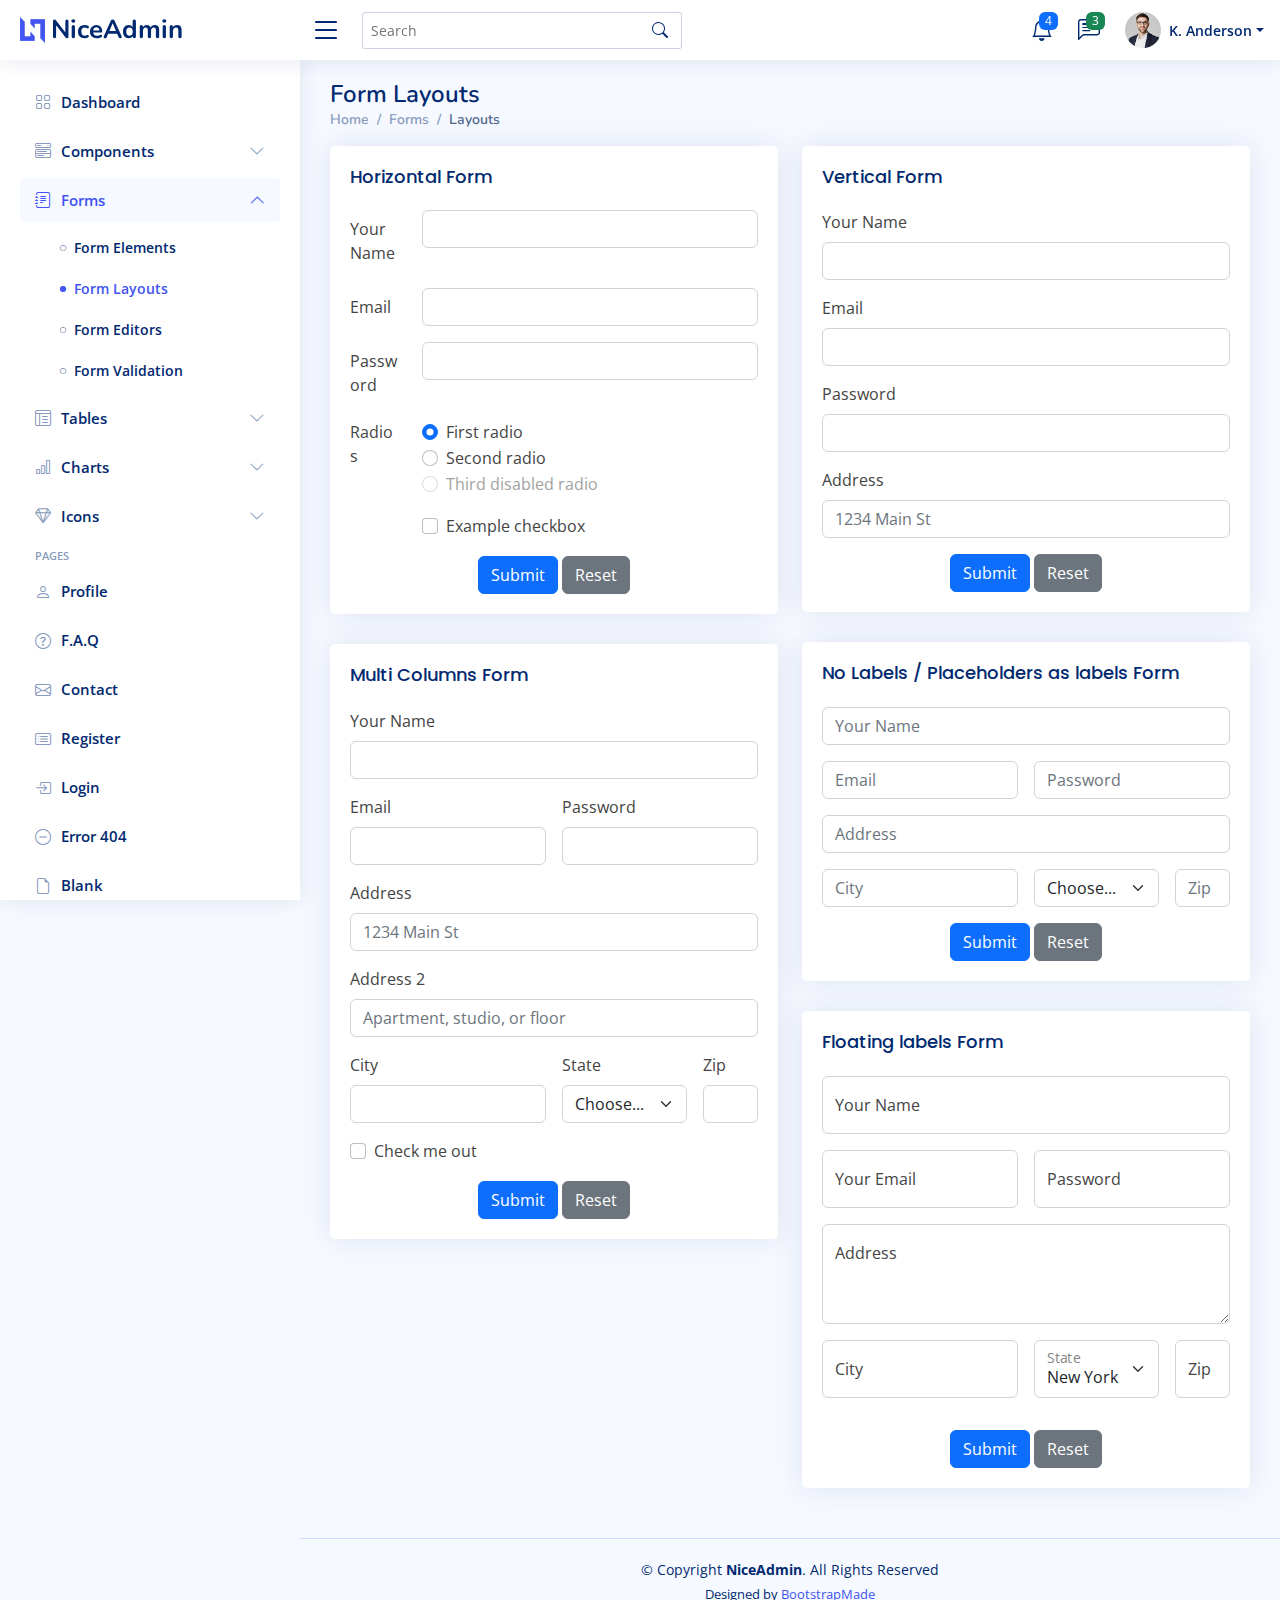
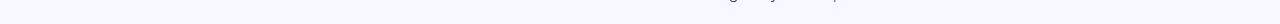
<file: forms-layouts.html>
<!DOCTYPE html>
<html lang="en">

<head>
  <meta charset="utf-8">
  <meta content="width=device-width, initial-scale=1.0" name="viewport">

  <title>Forms / Layouts - NiceAdmin Bootstrap Template</title>
  <meta content="" name="description">
  <meta content="" name="keywords">

  <!-- Favicons -->
  <link href="assets/img/favicon.png" rel="icon">
  <link href="assets/img/apple-touch-icon.png" rel="apple-touch-icon">

  <!-- Google Fonts -->
  <link href="https://fonts.gstatic.com" rel="preconnect">
  <link href="https://fonts.googleapis.com/css?family=Open+Sans:300,300i,400,400i,600,600i,700,700i|Nunito:300,300i,400,400i,600,600i,700,700i|Poppins:300,300i,400,400i,500,500i,600,600i,700,700i" rel="stylesheet">

  <!-- Vendor CSS Files -->
  <link href="assets/vendor/bootstrap/css/bootstrap.min.css" rel="stylesheet">
  <link href="assets/vendor/bootstrap-icons/bootstrap-icons.css" rel="stylesheet">
  <link href="assets/vendor/boxicons/css/boxicons.min.css" rel="stylesheet">
  <link href="assets/vendor/quill/quill.snow.css" rel="stylesheet">
  <link href="assets/vendor/quill/quill.bubble.css" rel="stylesheet">
  <link href="assets/vendor/remixicon/remixicon.css" rel="stylesheet">
  <link href="assets/vendor/simple-datatables/style.css" rel="stylesheet">

  <!-- Template Main CSS File -->
  <link href="assets/css/style.css" rel="stylesheet">

  <!-- =======================================================
  * Template Name: NiceAdmin - v2.5.0
  * Template URL: https://bootstrapmade.com/nice-admin-bootstrap-admin-html-template/
  * Author: BootstrapMade.com
  * License: https://bootstrapmade.com/license/
  ======================================================== -->
</head>

<body>

  <!-- ======= Header ======= -->
  <header id="header" class="header fixed-top d-flex align-items-center">

    <div class="d-flex align-items-center justify-content-between">
      <a href="index.html" class="logo d-flex align-items-center">
        <img src="assets/img/logo.png" alt="">
        <span class="d-none d-lg-block">NiceAdmin</span>
      </a>
      <i class="bi bi-list toggle-sidebar-btn"></i>
    </div><!-- End Logo -->

    <div class="search-bar">
      <form class="search-form d-flex align-items-center" method="POST" action="#">
        <input type="text" name="query" placeholder="Search" title="Enter search keyword">
        <button type="submit" title="Search"><i class="bi bi-search"></i></button>
      </form>
    </div><!-- End Search Bar -->

    <nav class="header-nav ms-auto">
      <ul class="d-flex align-items-center">

        <li class="nav-item d-block d-lg-none">
          <a class="nav-link nav-icon search-bar-toggle " href="#">
            <i class="bi bi-search"></i>
          </a>
        </li><!-- End Search Icon-->

        <li class="nav-item dropdown">

          <a class="nav-link nav-icon" href="#" data-bs-toggle="dropdown">
            <i class="bi bi-bell"></i>
            <span class="badge bg-primary badge-number">4</span>
          </a><!-- End Notification Icon -->

          <ul class="dropdown-menu dropdown-menu-end dropdown-menu-arrow notifications">
            <li class="dropdown-header">
              You have 4 new notifications
              <a href="#"><span class="badge rounded-pill bg-primary p-2 ms-2">View all</span></a>
            </li>
            <li>
              <hr class="dropdown-divider">
            </li>

            <li class="notification-item">
              <i class="bi bi-exclamation-circle text-warning"></i>
              <div>
                <h4>Lorem Ipsum</h4>
                <p>Quae dolorem earum veritatis oditseno</p>
                <p>30 min. ago</p>
              </div>
            </li>

            <li>
              <hr class="dropdown-divider">
            </li>

            <li class="notification-item">
              <i class="bi bi-x-circle text-danger"></i>
              <div>
                <h4>Atque rerum nesciunt</h4>
                <p>Quae dolorem earum veritatis oditseno</p>
                <p>1 hr. ago</p>
              </div>
            </li>

            <li>
              <hr class="dropdown-divider">
            </li>

            <li class="notification-item">
              <i class="bi bi-check-circle text-success"></i>
              <div>
                <h4>Sit rerum fuga</h4>
                <p>Quae dolorem earum veritatis oditseno</p>
                <p>2 hrs. ago</p>
              </div>
            </li>

            <li>
              <hr class="dropdown-divider">
            </li>

            <li class="notification-item">
              <i class="bi bi-info-circle text-primary"></i>
              <div>
                <h4>Dicta reprehenderit</h4>
                <p>Quae dolorem earum veritatis oditseno</p>
                <p>4 hrs. ago</p>
              </div>
            </li>

            <li>
              <hr class="dropdown-divider">
            </li>
            <li class="dropdown-footer">
              <a href="#">Show all notifications</a>
            </li>

          </ul><!-- End Notification Dropdown Items -->

        </li><!-- End Notification Nav -->

        <li class="nav-item dropdown">

          <a class="nav-link nav-icon" href="#" data-bs-toggle="dropdown">
            <i class="bi bi-chat-left-text"></i>
            <span class="badge bg-success badge-number">3</span>
          </a><!-- End Messages Icon -->

          <ul class="dropdown-menu dropdown-menu-end dropdown-menu-arrow messages">
            <li class="dropdown-header">
              You have 3 new messages
              <a href="#"><span class="badge rounded-pill bg-primary p-2 ms-2">View all</span></a>
            </li>
            <li>
              <hr class="dropdown-divider">
            </li>

            <li class="message-item">
              <a href="#">
                <img src="assets/img/messages-1.jpg" alt="" class="rounded-circle">
                <div>
                  <h4>Maria Hudson</h4>
                  <p>Velit asperiores et ducimus soluta repudiandae labore officia est ut...</p>
                  <p>4 hrs. ago</p>
                </div>
              </a>
            </li>
            <li>
              <hr class="dropdown-divider">
            </li>

            <li class="message-item">
              <a href="#">
                <img src="assets/img/messages-2.jpg" alt="" class="rounded-circle">
                <div>
                  <h4>Anna Nelson</h4>
                  <p>Velit asperiores et ducimus soluta repudiandae labore officia est ut...</p>
                  <p>6 hrs. ago</p>
                </div>
              </a>
            </li>
            <li>
              <hr class="dropdown-divider">
            </li>

            <li class="message-item">
              <a href="#">
                <img src="assets/img/messages-3.jpg" alt="" class="rounded-circle">
                <div>
                  <h4>David Muldon</h4>
                  <p>Velit asperiores et ducimus soluta repudiandae labore officia est ut...</p>
                  <p>8 hrs. ago</p>
                </div>
              </a>
            </li>
            <li>
              <hr class="dropdown-divider">
            </li>

            <li class="dropdown-footer">
              <a href="#">Show all messages</a>
            </li>

          </ul><!-- End Messages Dropdown Items -->

        </li><!-- End Messages Nav -->

        <li class="nav-item dropdown pe-3">

          <a class="nav-link nav-profile d-flex align-items-center pe-0" href="#" data-bs-toggle="dropdown">
            <img src="assets/img/profile-img.jpg" alt="Profile" class="rounded-circle">
            <span class="d-none d-md-block dropdown-toggle ps-2">K. Anderson</span>
          </a><!-- End Profile Iamge Icon -->

          <ul class="dropdown-menu dropdown-menu-end dropdown-menu-arrow profile">
            <li class="dropdown-header">
              <h6>Kevin Anderson</h6>
              <span>Web Designer</span>
            </li>
            <li>
              <hr class="dropdown-divider">
            </li>

            <li>
              <a class="dropdown-item d-flex align-items-center" href="users-profile.html">
                <i class="bi bi-person"></i>
                <span>My Profile</span>
              </a>
            </li>
            <li>
              <hr class="dropdown-divider">
            </li>

            <li>
              <a class="dropdown-item d-flex align-items-center" href="users-profile.html">
                <i class="bi bi-gear"></i>
                <span>Account Settings</span>
              </a>
            </li>
            <li>
              <hr class="dropdown-divider">
            </li>

            <li>
              <a class="dropdown-item d-flex align-items-center" href="pages-faq.html">
                <i class="bi bi-question-circle"></i>
                <span>Need Help?</span>
              </a>
            </li>
            <li>
              <hr class="dropdown-divider">
            </li>

            <li>
              <a class="dropdown-item d-flex align-items-center" href="#">
                <i class="bi bi-box-arrow-right"></i>
                <span>Sign Out</span>
              </a>
            </li>

          </ul><!-- End Profile Dropdown Items -->
        </li><!-- End Profile Nav -->

      </ul>
    </nav><!-- End Icons Navigation -->

  </header><!-- End Header -->

  <!-- ======= Sidebar ======= -->
  <aside id="sidebar" class="sidebar">

    <ul class="sidebar-nav" id="sidebar-nav">

      <li class="nav-item">
        <a class="nav-link collapsed" href="index.html">
          <i class="bi bi-grid"></i>
          <span>Dashboard</span>
        </a>
      </li><!-- End Dashboard Nav -->

      <li class="nav-item">
        <a class="nav-link collapsed" data-bs-target="#components-nav" data-bs-toggle="collapse" href="#">
          <i class="bi bi-menu-button-wide"></i><span>Components</span><i class="bi bi-chevron-down ms-auto"></i>
        </a>
        <ul id="components-nav" class="nav-content collapse " data-bs-parent="#sidebar-nav">
          <li>
            <a href="components-alerts.html">
              <i class="bi bi-circle"></i><span>Alerts</span>
            </a>
          </li>
          <li>
            <a href="components-accordion.html">
              <i class="bi bi-circle"></i><span>Accordion</span>
            </a>
          </li>
          <li>
            <a href="components-badges.html">
              <i class="bi bi-circle"></i><span>Badges</span>
            </a>
          </li>
          <li>
            <a href="components-breadcrumbs.html">
              <i class="bi bi-circle"></i><span>Breadcrumbs</span>
            </a>
          </li>
          <li>
            <a href="components-buttons.html">
              <i class="bi bi-circle"></i><span>Buttons</span>
            </a>
          </li>
          <li>
            <a href="components-cards.html">
              <i class="bi bi-circle"></i><span>Cards</span>
            </a>
          </li>
          <li>
            <a href="components-carousel.html">
              <i class="bi bi-circle"></i><span>Carousel</span>
            </a>
          </li>
          <li>
            <a href="components-list-group.html">
              <i class="bi bi-circle"></i><span>List group</span>
            </a>
          </li>
          <li>
            <a href="components-modal.html">
              <i class="bi bi-circle"></i><span>Modal</span>
            </a>
          </li>
          <li>
            <a href="components-tabs.html">
              <i class="bi bi-circle"></i><span>Tabs</span>
            </a>
          </li>
          <li>
            <a href="components-pagination.html">
              <i class="bi bi-circle"></i><span>Pagination</span>
            </a>
          </li>
          <li>
            <a href="components-progress.html">
              <i class="bi bi-circle"></i><span>Progress</span>
            </a>
          </li>
          <li>
            <a href="components-spinners.html">
              <i class="bi bi-circle"></i><span>Spinners</span>
            </a>
          </li>
          <li>
            <a href="components-tooltips.html">
              <i class="bi bi-circle"></i><span>Tooltips</span>
            </a>
          </li>
        </ul>
      </li><!-- End Components Nav -->

      <li class="nav-item">
        <a class="nav-link " data-bs-target="#forms-nav" data-bs-toggle="collapse" href="#">
          <i class="bi bi-journal-text"></i><span>Forms</span><i class="bi bi-chevron-down ms-auto"></i>
        </a>
        <ul id="forms-nav" class="nav-content collapse show" data-bs-parent="#sidebar-nav">
          <li>
            <a href="forms-elements.html">
              <i class="bi bi-circle"></i><span>Form Elements</span>
            </a>
          </li>
          <li>
            <a href="forms-layouts.html" class="active">
              <i class="bi bi-circle"></i><span>Form Layouts</span>
            </a>
          </li>
          <li>
            <a href="forms-editors.html">
              <i class="bi bi-circle"></i><span>Form Editors</span>
            </a>
          </li>
          <li>
            <a href="forms-validation.html">
              <i class="bi bi-circle"></i><span>Form Validation</span>
            </a>
          </li>
        </ul>
      </li><!-- End Forms Nav -->

      <li class="nav-item">
        <a class="nav-link collapsed" data-bs-target="#tables-nav" data-bs-toggle="collapse" href="#">
          <i class="bi bi-layout-text-window-reverse"></i><span>Tables</span><i class="bi bi-chevron-down ms-auto"></i>
        </a>
        <ul id="tables-nav" class="nav-content collapse " data-bs-parent="#sidebar-nav">
          <li>
            <a href="tables-general.html">
              <i class="bi bi-circle"></i><span>General Tables</span>
            </a>
          </li>
          <li>
            <a href="tables-data.html">
              <i class="bi bi-circle"></i><span>Data Tables</span>
            </a>
          </li>
        </ul>
      </li><!-- End Tables Nav -->

      <li class="nav-item">
        <a class="nav-link collapsed" data-bs-target="#charts-nav" data-bs-toggle="collapse" href="#">
          <i class="bi bi-bar-chart"></i><span>Charts</span><i class="bi bi-chevron-down ms-auto"></i>
        </a>
        <ul id="charts-nav" class="nav-content collapse " data-bs-parent="#sidebar-nav">
          <li>
            <a href="charts-chartjs.html">
              <i class="bi bi-circle"></i><span>Chart.js</span>
            </a>
          </li>
          <li>
            <a href="charts-apexcharts.html">
              <i class="bi bi-circle"></i><span>ApexCharts</span>
            </a>
          </li>
          <li>
            <a href="charts-echarts.html">
              <i class="bi bi-circle"></i><span>ECharts</span>
            </a>
          </li>
        </ul>
      </li><!-- End Charts Nav -->

      <li class="nav-item">
        <a class="nav-link collapsed" data-bs-target="#icons-nav" data-bs-toggle="collapse" href="#">
          <i class="bi bi-gem"></i><span>Icons</span><i class="bi bi-chevron-down ms-auto"></i>
        </a>
        <ul id="icons-nav" class="nav-content collapse " data-bs-parent="#sidebar-nav">
          <li>
            <a href="icons-bootstrap.html">
              <i class="bi bi-circle"></i><span>Bootstrap Icons</span>
            </a>
          </li>
          <li>
            <a href="icons-remix.html">
              <i class="bi bi-circle"></i><span>Remix Icons</span>
            </a>
          </li>
          <li>
            <a href="icons-boxicons.html">
              <i class="bi bi-circle"></i><span>Boxicons</span>
            </a>
          </li>
        </ul>
      </li><!-- End Icons Nav -->

      <li class="nav-heading">Pages</li>

      <li class="nav-item">
        <a class="nav-link collapsed" href="users-profile.html">
          <i class="bi bi-person"></i>
          <span>Profile</span>
        </a>
      </li><!-- End Profile Page Nav -->

      <li class="nav-item">
        <a class="nav-link collapsed" href="pages-faq.html">
          <i class="bi bi-question-circle"></i>
          <span>F.A.Q</span>
        </a>
      </li><!-- End F.A.Q Page Nav -->

      <li class="nav-item">
        <a class="nav-link collapsed" href="pages-contact.html">
          <i class="bi bi-envelope"></i>
          <span>Contact</span>
        </a>
      </li><!-- End Contact Page Nav -->

      <li class="nav-item">
        <a class="nav-link collapsed" href="pages-register.html">
          <i class="bi bi-card-list"></i>
          <span>Register</span>
        </a>
      </li><!-- End Register Page Nav -->

      <li class="nav-item">
        <a class="nav-link collapsed" href="pages-login.html">
          <i class="bi bi-box-arrow-in-right"></i>
          <span>Login</span>
        </a>
      </li><!-- End Login Page Nav -->

      <li class="nav-item">
        <a class="nav-link collapsed" href="pages-error-404.html">
          <i class="bi bi-dash-circle"></i>
          <span>Error 404</span>
        </a>
      </li><!-- End Error 404 Page Nav -->

      <li class="nav-item">
        <a class="nav-link collapsed" href="pages-blank.html">
          <i class="bi bi-file-earmark"></i>
          <span>Blank</span>
        </a>
      </li><!-- End Blank Page Nav -->

    </ul>

  </aside><!-- End Sidebar-->

  <main id="main" class="main">

    <div class="pagetitle">
      <h1>Form Layouts</h1>
      <nav>
        <ol class="breadcrumb">
          <li class="breadcrumb-item"><a href="index.html">Home</a></li>
          <li class="breadcrumb-item">Forms</li>
          <li class="breadcrumb-item active">Layouts</li>
        </ol>
      </nav>
    </div><!-- End Page Title -->
    <section class="section">
      <div class="row">
        <div class="col-lg-6">

          <div class="card">
            <div class="card-body">
              <h5 class="card-title">Horizontal Form</h5>

              <!-- Horizontal Form -->
              <form>
                <div class="row mb-3">
                  <label for="inputEmail3" class="col-sm-2 col-form-label">Your Name</label>
                  <div class="col-sm-10">
                    <input type="text" class="form-control" id="inputText">
                  </div>
                </div>
                <div class="row mb-3">
                  <label for="inputEmail3" class="col-sm-2 col-form-label">Email</label>
                  <div class="col-sm-10">
                    <input type="email" class="form-control" id="inputEmail">
                  </div>
                </div>
                <div class="row mb-3">
                  <label for="inputPassword3" class="col-sm-2 col-form-label">Password</label>
                  <div class="col-sm-10">
                    <input type="password" class="form-control" id="inputPassword">
                  </div>
                </div>
                <fieldset class="row mb-3">
                  <legend class="col-form-label col-sm-2 pt-0">Radios</legend>
                  <div class="col-sm-10">
                    <div class="form-check">
                      <input class="form-check-input" type="radio" name="gridRadios" id="gridRadios1" value="option1" checked>
                      <label class="form-check-label" for="gridRadios1">
                        First radio
                      </label>
                    </div>
                    <div class="form-check">
                      <input class="form-check-input" type="radio" name="gridRadios" id="gridRadios2" value="option2">
                      <label class="form-check-label" for="gridRadios2">
                        Second radio
                      </label>
                    </div>
                    <div class="form-check disabled">
                      <input class="form-check-input" type="radio" name="gridRadios" id="gridRadios3" value="option3" disabled>
                      <label class="form-check-label" for="gridRadios3">
                        Third disabled radio
                      </label>
                    </div>
                  </div>
                </fieldset>
                <div class="row mb-3">
                  <div class="col-sm-10 offset-sm-2">
                    <div class="form-check">
                      <input class="form-check-input" type="checkbox" id="gridCheck1">
                      <label class="form-check-label" for="gridCheck1">
                        Example checkbox
                      </label>
                    </div>
                  </div>
                </div>
                <div class="text-center">
                  <button type="submit" class="btn btn-primary">Submit</button>
                  <button type="reset" class="btn btn-secondary">Reset</button>
                </div>
              </form><!-- End Horizontal Form -->

            </div>
          </div>

          <div class="card">
            <div class="card-body">
              <h5 class="card-title">Multi Columns Form</h5>

              <!-- Multi Columns Form -->
              <form class="row g-3">
                <div class="col-md-12">
                  <label for="inputName5" class="form-label">Your Name</label>
                  <input type="text" class="form-control" id="inputName5">
                </div>
                <div class="col-md-6">
                  <label for="inputEmail5" class="form-label">Email</label>
                  <input type="email" class="form-control" id="inputEmail5">
                </div>
                <div class="col-md-6">
                  <label for="inputPassword5" class="form-label">Password</label>
                  <input type="password" class="form-control" id="inputPassword5">
                </div>
                <div class="col-12">
                  <label for="inputAddress5" class="form-label">Address</label>
                  <input type="text" class="form-control" id="inputAddres5s" placeholder="1234 Main St">
                </div>
                <div class="col-12">
                  <label for="inputAddress2" class="form-label">Address 2</label>
                  <input type="text" class="form-control" id="inputAddress2" placeholder="Apartment, studio, or floor">
                </div>
                <div class="col-md-6">
                  <label for="inputCity" class="form-label">City</label>
                  <input type="text" class="form-control" id="inputCity">
                </div>
                <div class="col-md-4">
                  <label for="inputState" class="form-label">State</label>
                  <select id="inputState" class="form-select">
                    <option selected>Choose...</option>
                    <option>...</option>
                  </select>
                </div>
                <div class="col-md-2">
                  <label for="inputZip" class="form-label">Zip</label>
                  <input type="text" class="form-control" id="inputZip">
                </div>
                <div class="col-12">
                  <div class="form-check">
                    <input class="form-check-input" type="checkbox" id="gridCheck">
                    <label class="form-check-label" for="gridCheck">
                      Check me out
                    </label>
                  </div>
                </div>
                <div class="text-center">
                  <button type="submit" class="btn btn-primary">Submit</button>
                  <button type="reset" class="btn btn-secondary">Reset</button>
                </div>
              </form><!-- End Multi Columns Form -->

            </div>
          </div>

        </div>

        <div class="col-lg-6">

          <div class="card">
            <div class="card-body">
              <h5 class="card-title">Vertical Form</h5>

              <!-- Vertical Form -->
              <form class="row g-3">
                <div class="col-12">
                  <label for="inputNanme4" class="form-label">Your Name</label>
                  <input type="text" class="form-control" id="inputNanme4">
                </div>
                <div class="col-12">
                  <label for="inputEmail4" class="form-label">Email</label>
                  <input type="email" class="form-control" id="inputEmail4">
                </div>
                <div class="col-12">
                  <label for="inputPassword4" class="form-label">Password</label>
                  <input type="password" class="form-control" id="inputPassword4">
                </div>
                <div class="col-12">
                  <label for="inputAddress" class="form-label">Address</label>
                  <input type="text" class="form-control" id="inputAddress" placeholder="1234 Main St">
                </div>
                <div class="text-center">
                  <button type="submit" class="btn btn-primary">Submit</button>
                  <button type="reset" class="btn btn-secondary">Reset</button>
                </div>
              </form><!-- Vertical Form -->

            </div>
          </div>

          <div class="card">
            <div class="card-body">
              <h5 class="card-title">No Labels / Placeholders as labels Form</h5>

              <!-- No Labels Form -->
              <form class="row g-3">
                <div class="col-md-12">
                  <input type="text" class="form-control" placeholder="Your Name">
                </div>
                <div class="col-md-6">
                  <input type="email" class="form-control" placeholder="Email">
                </div>
                <div class="col-md-6">
                  <input type="password" class="form-control" placeholder="Password">
                </div>
                <div class="col-12">
                  <input type="text" class="form-control" placeholder="Address">
                </div>
                <div class="col-md-6">
                  <input type="text" class="form-control" placeholder="City">
                </div>
                <div class="col-md-4">
                  <select id="inputState" class="form-select">
                    <option selected>Choose...</option>
                    <option>...</option>
                  </select>
                </div>
                <div class="col-md-2">
                  <input type="text" class="form-control" placeholder="Zip">
                </div>
                <div class="text-center">
                  <button type="submit" class="btn btn-primary">Submit</button>
                  <button type="reset" class="btn btn-secondary">Reset</button>
                </div>
              </form><!-- End No Labels Form -->

            </div>
          </div>

          <div class="card">
            <div class="card-body">
              <h5 class="card-title">Floating labels Form</h5>

              <!-- Floating Labels Form -->
              <form class="row g-3">
                <div class="col-md-12">
                  <div class="form-floating">
                    <input type="text" class="form-control" id="floatingName" placeholder="Your Name">
                    <label for="floatingName">Your Name</label>
                  </div>
                </div>
                <div class="col-md-6">
                  <div class="form-floating">
                    <input type="email" class="form-control" id="floatingEmail" placeholder="Your Email">
                    <label for="floatingEmail">Your Email</label>
                  </div>
                </div>
                <div class="col-md-6">
                  <div class="form-floating">
                    <input type="password" class="form-control" id="floatingPassword" placeholder="Password">
                    <label for="floatingPassword">Password</label>
                  </div>
                </div>
                <div class="col-12">
                  <div class="form-floating">
                    <textarea class="form-control" placeholder="Address" id="floatingTextarea" style="height: 100px;"></textarea>
                    <label for="floatingTextarea">Address</label>
                  </div>
                </div>
                <div class="col-md-6">
                  <div class="col-md-12">
                    <div class="form-floating">
                      <input type="text" class="form-control" id="floatingCity" placeholder="City">
                      <label for="floatingCity">City</label>
                    </div>
                  </div>
                </div>
                <div class="col-md-4">
                  <div class="form-floating mb-3">
                    <select class="form-select" id="floatingSelect" aria-label="State">
                      <option selected>New York</option>
                      <option value="1">Oregon</option>
                      <option value="2">DC</option>
                    </select>
                    <label for="floatingSelect">State</label>
                  </div>
                </div>
                <div class="col-md-2">
                  <div class="form-floating">
                    <input type="text" class="form-control" id="floatingZip" placeholder="Zip">
                    <label for="floatingZip">Zip</label>
                  </div>
                </div>
                <div class="text-center">
                  <button type="submit" class="btn btn-primary">Submit</button>
                  <button type="reset" class="btn btn-secondary">Reset</button>
                </div>
              </form><!-- End floating Labels Form -->

            </div>
          </div>

        </div>
      </div>
    </section>

  </main><!-- End #main -->

  <!-- ======= Footer ======= -->
  <footer id="footer" class="footer">
    <div class="copyright">
      &copy; Copyright <strong><span>NiceAdmin</span></strong>. All Rights Reserved
    </div>
    <div class="credits">
      <!-- All the links in the footer should remain intact. -->
      <!-- You can delete the links only if you purchased the pro version. -->
      <!-- Licensing information: https://bootstrapmade.com/license/ -->
      <!-- Purchase the pro version with working PHP/AJAX contact form: https://bootstrapmade.com/nice-admin-bootstrap-admin-html-template/ -->
      Designed by <a href="https://bootstrapmade.com/">BootstrapMade</a>
    </div>
  </footer><!-- End Footer -->

  <a href="#" class="back-to-top d-flex align-items-center justify-content-center"><i class="bi bi-arrow-up-short"></i></a>

  <!-- Vendor JS Files -->
  <script src="assets/vendor/apexcharts/apexcharts.min.js"></script>
  <script src="assets/vendor/bootstrap/js/bootstrap.bundle.min.js"></script>
  <script src="assets/vendor/chart.js/chart.umd.js"></script>
  <script src="assets/vendor/echarts/echarts.min.js"></script>
  <script src="assets/vendor/quill/quill.min.js"></script>
  <script src="assets/vendor/simple-datatables/simple-datatables.js"></script>
  <script src="assets/vendor/tinymce/tinymce.min.js"></script>
  <script src="assets/vendor/php-email-form/validate.js"></script>

  <!-- Template Main JS File -->
  <script src="assets/js/main.js"></script>

</body>

</html>
</file>
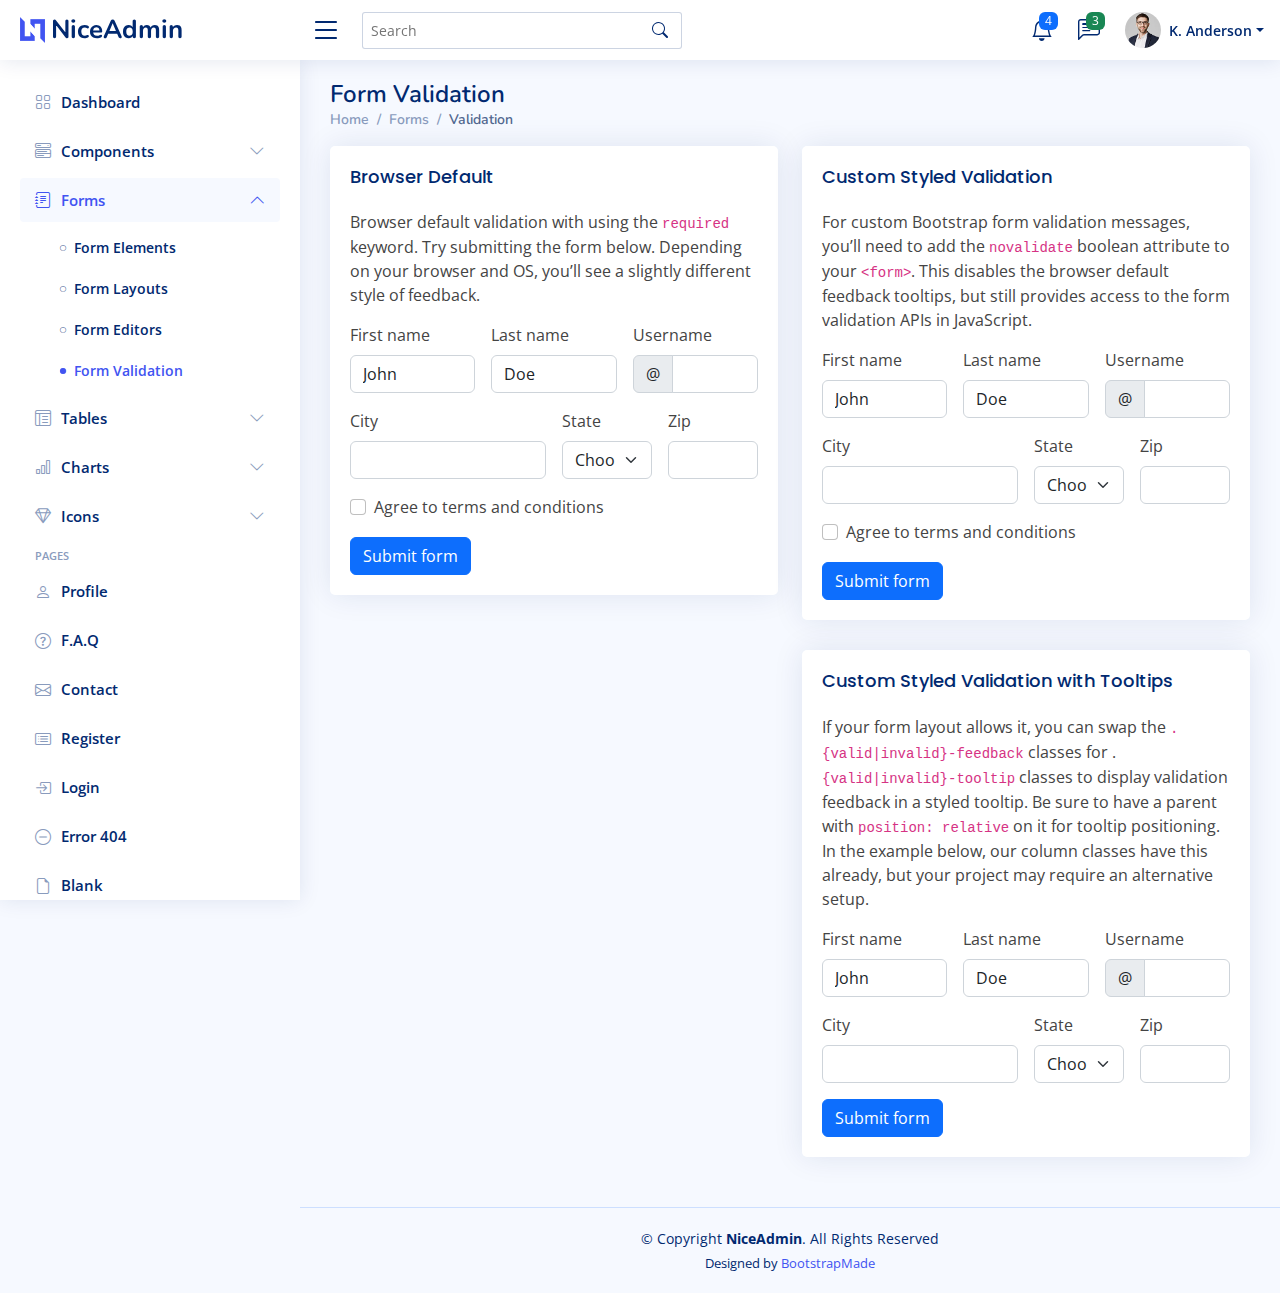
<file: forms-validation.html>
<!DOCTYPE html>
<html lang="en">

<head>
  <meta charset="utf-8">
  <meta content="width=device-width, initial-scale=1.0" name="viewport">

  <title>Forms / Validation - NiceAdmin Bootstrap Template</title>
  <meta content="" name="description">
  <meta content="" name="keywords">

  <!-- Favicons -->
  <link href="assets/img/favicon.png" rel="icon">
  <link href="assets/img/apple-touch-icon.png" rel="apple-touch-icon">

  <!-- Google Fonts -->
  <link href="https://fonts.gstatic.com" rel="preconnect">
  <link href="https://fonts.googleapis.com/css?family=Open+Sans:300,300i,400,400i,600,600i,700,700i|Nunito:300,300i,400,400i,600,600i,700,700i|Poppins:300,300i,400,400i,500,500i,600,600i,700,700i" rel="stylesheet">

  <!-- Vendor CSS Files -->
  <link href="assets/vendor/bootstrap/css/bootstrap.min.css" rel="stylesheet">
  <link href="assets/vendor/bootstrap-icons/bootstrap-icons.css" rel="stylesheet">
  <link href="assets/vendor/boxicons/css/boxicons.min.css" rel="stylesheet">
  <link href="assets/vendor/quill/quill.snow.css" rel="stylesheet">
  <link href="assets/vendor/quill/quill.bubble.css" rel="stylesheet">
  <link href="assets/vendor/remixicon/remixicon.css" rel="stylesheet">
  <link href="assets/vendor/simple-datatables/style.css" rel="stylesheet">

  <!-- Template Main CSS File -->
  <link href="assets/css/style.css" rel="stylesheet">

  <!-- =======================================================
  * Template Name: NiceAdmin - v2.5.0
  * Template URL: https://bootstrapmade.com/nice-admin-bootstrap-admin-html-template/
  * Author: BootstrapMade.com
  * License: https://bootstrapmade.com/license/
  ======================================================== -->
</head>

<body>

  <!-- ======= Header ======= -->
  <header id="header" class="header fixed-top d-flex align-items-center">

    <div class="d-flex align-items-center justify-content-between">
      <a href="index.html" class="logo d-flex align-items-center">
        <img src="assets/img/logo.png" alt="">
        <span class="d-none d-lg-block">NiceAdmin</span>
      </a>
      <i class="bi bi-list toggle-sidebar-btn"></i>
    </div><!-- End Logo -->

    <div class="search-bar">
      <form class="search-form d-flex align-items-center" method="POST" action="#">
        <input type="text" name="query" placeholder="Search" title="Enter search keyword">
        <button type="submit" title="Search"><i class="bi bi-search"></i></button>
      </form>
    </div><!-- End Search Bar -->

    <nav class="header-nav ms-auto">
      <ul class="d-flex align-items-center">

        <li class="nav-item d-block d-lg-none">
          <a class="nav-link nav-icon search-bar-toggle " href="#">
            <i class="bi bi-search"></i>
          </a>
        </li><!-- End Search Icon-->

        <li class="nav-item dropdown">

          <a class="nav-link nav-icon" href="#" data-bs-toggle="dropdown">
            <i class="bi bi-bell"></i>
            <span class="badge bg-primary badge-number">4</span>
          </a><!-- End Notification Icon -->

          <ul class="dropdown-menu dropdown-menu-end dropdown-menu-arrow notifications">
            <li class="dropdown-header">
              You have 4 new notifications
              <a href="#"><span class="badge rounded-pill bg-primary p-2 ms-2">View all</span></a>
            </li>
            <li>
              <hr class="dropdown-divider">
            </li>

            <li class="notification-item">
              <i class="bi bi-exclamation-circle text-warning"></i>
              <div>
                <h4>Lorem Ipsum</h4>
                <p>Quae dolorem earum veritatis oditseno</p>
                <p>30 min. ago</p>
              </div>
            </li>

            <li>
              <hr class="dropdown-divider">
            </li>

            <li class="notification-item">
              <i class="bi bi-x-circle text-danger"></i>
              <div>
                <h4>Atque rerum nesciunt</h4>
                <p>Quae dolorem earum veritatis oditseno</p>
                <p>1 hr. ago</p>
              </div>
            </li>

            <li>
              <hr class="dropdown-divider">
            </li>

            <li class="notification-item">
              <i class="bi bi-check-circle text-success"></i>
              <div>
                <h4>Sit rerum fuga</h4>
                <p>Quae dolorem earum veritatis oditseno</p>
                <p>2 hrs. ago</p>
              </div>
            </li>

            <li>
              <hr class="dropdown-divider">
            </li>

            <li class="notification-item">
              <i class="bi bi-info-circle text-primary"></i>
              <div>
                <h4>Dicta reprehenderit</h4>
                <p>Quae dolorem earum veritatis oditseno</p>
                <p>4 hrs. ago</p>
              </div>
            </li>

            <li>
              <hr class="dropdown-divider">
            </li>
            <li class="dropdown-footer">
              <a href="#">Show all notifications</a>
            </li>

          </ul><!-- End Notification Dropdown Items -->

        </li><!-- End Notification Nav -->

        <li class="nav-item dropdown">

          <a class="nav-link nav-icon" href="#" data-bs-toggle="dropdown">
            <i class="bi bi-chat-left-text"></i>
            <span class="badge bg-success badge-number">3</span>
          </a><!-- End Messages Icon -->

          <ul class="dropdown-menu dropdown-menu-end dropdown-menu-arrow messages">
            <li class="dropdown-header">
              You have 3 new messages
              <a href="#"><span class="badge rounded-pill bg-primary p-2 ms-2">View all</span></a>
            </li>
            <li>
              <hr class="dropdown-divider">
            </li>

            <li class="message-item">
              <a href="#">
                <img src="assets/img/messages-1.jpg" alt="" class="rounded-circle">
                <div>
                  <h4>Maria Hudson</h4>
                  <p>Velit asperiores et ducimus soluta repudiandae labore officia est ut...</p>
                  <p>4 hrs. ago</p>
                </div>
              </a>
            </li>
            <li>
              <hr class="dropdown-divider">
            </li>

            <li class="message-item">
              <a href="#">
                <img src="assets/img/messages-2.jpg" alt="" class="rounded-circle">
                <div>
                  <h4>Anna Nelson</h4>
                  <p>Velit asperiores et ducimus soluta repudiandae labore officia est ut...</p>
                  <p>6 hrs. ago</p>
                </div>
              </a>
            </li>
            <li>
              <hr class="dropdown-divider">
            </li>

            <li class="message-item">
              <a href="#">
                <img src="assets/img/messages-3.jpg" alt="" class="rounded-circle">
                <div>
                  <h4>David Muldon</h4>
                  <p>Velit asperiores et ducimus soluta repudiandae labore officia est ut...</p>
                  <p>8 hrs. ago</p>
                </div>
              </a>
            </li>
            <li>
              <hr class="dropdown-divider">
            </li>

            <li class="dropdown-footer">
              <a href="#">Show all messages</a>
            </li>

          </ul><!-- End Messages Dropdown Items -->

        </li><!-- End Messages Nav -->

        <li class="nav-item dropdown pe-3">

          <a class="nav-link nav-profile d-flex align-items-center pe-0" href="#" data-bs-toggle="dropdown">
            <img src="assets/img/profile-img.jpg" alt="Profile" class="rounded-circle">
            <span class="d-none d-md-block dropdown-toggle ps-2">K. Anderson</span>
          </a><!-- End Profile Iamge Icon -->

          <ul class="dropdown-menu dropdown-menu-end dropdown-menu-arrow profile">
            <li class="dropdown-header">
              <h6>Kevin Anderson</h6>
              <span>Web Designer</span>
            </li>
            <li>
              <hr class="dropdown-divider">
            </li>

            <li>
              <a class="dropdown-item d-flex align-items-center" href="users-profile.html">
                <i class="bi bi-person"></i>
                <span>My Profile</span>
              </a>
            </li>
            <li>
              <hr class="dropdown-divider">
            </li>

            <li>
              <a class="dropdown-item d-flex align-items-center" href="users-profile.html">
                <i class="bi bi-gear"></i>
                <span>Account Settings</span>
              </a>
            </li>
            <li>
              <hr class="dropdown-divider">
            </li>

            <li>
              <a class="dropdown-item d-flex align-items-center" href="pages-faq.html">
                <i class="bi bi-question-circle"></i>
                <span>Need Help?</span>
              </a>
            </li>
            <li>
              <hr class="dropdown-divider">
            </li>

            <li>
              <a class="dropdown-item d-flex align-items-center" href="#">
                <i class="bi bi-box-arrow-right"></i>
                <span>Sign Out</span>
              </a>
            </li>

          </ul><!-- End Profile Dropdown Items -->
        </li><!-- End Profile Nav -->

      </ul>
    </nav><!-- End Icons Navigation -->

  </header><!-- End Header -->

  <!-- ======= Sidebar ======= -->
  <aside id="sidebar" class="sidebar">

    <ul class="sidebar-nav" id="sidebar-nav">

      <li class="nav-item">
        <a class="nav-link collapsed" href="index.html">
          <i class="bi bi-grid"></i>
          <span>Dashboard</span>
        </a>
      </li><!-- End Dashboard Nav -->

      <li class="nav-item">
        <a class="nav-link collapsed" data-bs-target="#components-nav" data-bs-toggle="collapse" href="#">
          <i class="bi bi-menu-button-wide"></i><span>Components</span><i class="bi bi-chevron-down ms-auto"></i>
        </a>
        <ul id="components-nav" class="nav-content collapse " data-bs-parent="#sidebar-nav">
          <li>
            <a href="components-alerts.html">
              <i class="bi bi-circle"></i><span>Alerts</span>
            </a>
          </li>
          <li>
            <a href="components-accordion.html">
              <i class="bi bi-circle"></i><span>Accordion</span>
            </a>
          </li>
          <li>
            <a href="components-badges.html">
              <i class="bi bi-circle"></i><span>Badges</span>
            </a>
          </li>
          <li>
            <a href="components-breadcrumbs.html">
              <i class="bi bi-circle"></i><span>Breadcrumbs</span>
            </a>
          </li>
          <li>
            <a href="components-buttons.html">
              <i class="bi bi-circle"></i><span>Buttons</span>
            </a>
          </li>
          <li>
            <a href="components-cards.html">
              <i class="bi bi-circle"></i><span>Cards</span>
            </a>
          </li>
          <li>
            <a href="components-carousel.html">
              <i class="bi bi-circle"></i><span>Carousel</span>
            </a>
          </li>
          <li>
            <a href="components-list-group.html">
              <i class="bi bi-circle"></i><span>List group</span>
            </a>
          </li>
          <li>
            <a href="components-modal.html">
              <i class="bi bi-circle"></i><span>Modal</span>
            </a>
          </li>
          <li>
            <a href="components-tabs.html">
              <i class="bi bi-circle"></i><span>Tabs</span>
            </a>
          </li>
          <li>
            <a href="components-pagination.html">
              <i class="bi bi-circle"></i><span>Pagination</span>
            </a>
          </li>
          <li>
            <a href="components-progress.html">
              <i class="bi bi-circle"></i><span>Progress</span>
            </a>
          </li>
          <li>
            <a href="components-spinners.html">
              <i class="bi bi-circle"></i><span>Spinners</span>
            </a>
          </li>
          <li>
            <a href="components-tooltips.html">
              <i class="bi bi-circle"></i><span>Tooltips</span>
            </a>
          </li>
        </ul>
      </li><!-- End Components Nav -->

      <li class="nav-item">
        <a class="nav-link " data-bs-target="#forms-nav" data-bs-toggle="collapse" href="#">
          <i class="bi bi-journal-text"></i><span>Forms</span><i class="bi bi-chevron-down ms-auto"></i>
        </a>
        <ul id="forms-nav" class="nav-content collapse show" data-bs-parent="#sidebar-nav">
          <li>
            <a href="forms-elements.html">
              <i class="bi bi-circle"></i><span>Form Elements</span>
            </a>
          </li>
          <li>
            <a href="forms-layouts.html">
              <i class="bi bi-circle"></i><span>Form Layouts</span>
            </a>
          </li>
          <li>
            <a href="forms-editors.html">
              <i class="bi bi-circle"></i><span>Form Editors</span>
            </a>
          </li>
          <li>
            <a href="forms-validation.html" class="active">
              <i class="bi bi-circle"></i><span>Form Validation</span>
            </a>
          </li>
        </ul>
      </li><!-- End Forms Nav -->

      <li class="nav-item">
        <a class="nav-link collapsed" data-bs-target="#tables-nav" data-bs-toggle="collapse" href="#">
          <i class="bi bi-layout-text-window-reverse"></i><span>Tables</span><i class="bi bi-chevron-down ms-auto"></i>
        </a>
        <ul id="tables-nav" class="nav-content collapse " data-bs-parent="#sidebar-nav">
          <li>
            <a href="tables-general.html">
              <i class="bi bi-circle"></i><span>General Tables</span>
            </a>
          </li>
          <li>
            <a href="tables-data.html">
              <i class="bi bi-circle"></i><span>Data Tables</span>
            </a>
          </li>
        </ul>
      </li><!-- End Tables Nav -->

      <li class="nav-item">
        <a class="nav-link collapsed" data-bs-target="#charts-nav" data-bs-toggle="collapse" href="#">
          <i class="bi bi-bar-chart"></i><span>Charts</span><i class="bi bi-chevron-down ms-auto"></i>
        </a>
        <ul id="charts-nav" class="nav-content collapse " data-bs-parent="#sidebar-nav">
          <li>
            <a href="charts-chartjs.html">
              <i class="bi bi-circle"></i><span>Chart.js</span>
            </a>
          </li>
          <li>
            <a href="charts-apexcharts.html">
              <i class="bi bi-circle"></i><span>ApexCharts</span>
            </a>
          </li>
          <li>
            <a href="charts-echarts.html">
              <i class="bi bi-circle"></i><span>ECharts</span>
            </a>
          </li>
        </ul>
      </li><!-- End Charts Nav -->

      <li class="nav-item">
        <a class="nav-link collapsed" data-bs-target="#icons-nav" data-bs-toggle="collapse" href="#">
          <i class="bi bi-gem"></i><span>Icons</span><i class="bi bi-chevron-down ms-auto"></i>
        </a>
        <ul id="icons-nav" class="nav-content collapse " data-bs-parent="#sidebar-nav">
          <li>
            <a href="icons-bootstrap.html">
              <i class="bi bi-circle"></i><span>Bootstrap Icons</span>
            </a>
          </li>
          <li>
            <a href="icons-remix.html">
              <i class="bi bi-circle"></i><span>Remix Icons</span>
            </a>
          </li>
          <li>
            <a href="icons-boxicons.html">
              <i class="bi bi-circle"></i><span>Boxicons</span>
            </a>
          </li>
        </ul>
      </li><!-- End Icons Nav -->

      <li class="nav-heading">Pages</li>

      <li class="nav-item">
        <a class="nav-link collapsed" href="users-profile.html">
          <i class="bi bi-person"></i>
          <span>Profile</span>
        </a>
      </li><!-- End Profile Page Nav -->

      <li class="nav-item">
        <a class="nav-link collapsed" href="pages-faq.html">
          <i class="bi bi-question-circle"></i>
          <span>F.A.Q</span>
        </a>
      </li><!-- End F.A.Q Page Nav -->

      <li class="nav-item">
        <a class="nav-link collapsed" href="pages-contact.html">
          <i class="bi bi-envelope"></i>
          <span>Contact</span>
        </a>
      </li><!-- End Contact Page Nav -->

      <li class="nav-item">
        <a class="nav-link collapsed" href="pages-register.html">
          <i class="bi bi-card-list"></i>
          <span>Register</span>
        </a>
      </li><!-- End Register Page Nav -->

      <li class="nav-item">
        <a class="nav-link collapsed" href="pages-login.html">
          <i class="bi bi-box-arrow-in-right"></i>
          <span>Login</span>
        </a>
      </li><!-- End Login Page Nav -->

      <li class="nav-item">
        <a class="nav-link collapsed" href="pages-error-404.html">
          <i class="bi bi-dash-circle"></i>
          <span>Error 404</span>
        </a>
      </li><!-- End Error 404 Page Nav -->

      <li class="nav-item">
        <a class="nav-link collapsed" href="pages-blank.html">
          <i class="bi bi-file-earmark"></i>
          <span>Blank</span>
        </a>
      </li><!-- End Blank Page Nav -->

    </ul>

  </aside><!-- End Sidebar-->

  <main id="main" class="main">

    <div class="pagetitle">
      <h1>Form Validation</h1>
      <nav>
        <ol class="breadcrumb">
          <li class="breadcrumb-item"><a href="index.html">Home</a></li>
          <li class="breadcrumb-item">Forms</li>
          <li class="breadcrumb-item active">Validation</li>
        </ol>
      </nav>
    </div><!-- End Page Title -->

    <section class="section">
      <div class="row">
        <div class="col-lg-6">

          <div class="card">
            <div class="card-body">
              <h5 class="card-title">Browser Default</h5>
              <p>Browser default validation with using the <code>required</code> keyword. Try submitting the form below. Depending on your browser and OS, you’ll see a slightly different style of feedback.</p>

              <!-- Browser Default Validation -->
              <form class="row g-3">
                <div class="col-md-4">
                  <label for="validationDefault01" class="form-label">First name</label>
                  <input type="text" class="form-control" id="validationDefault01" value="John" required>
                </div>
                <div class="col-md-4">
                  <label for="validationDefault02" class="form-label">Last name</label>
                  <input type="text" class="form-control" id="validationDefault02" value="Doe" required>
                </div>
                <div class="col-md-4">
                  <label for="validationDefaultUsername" class="form-label">Username</label>
                  <div class="input-group">
                    <span class="input-group-text" id="inputGroupPrepend2">@</span>
                    <input type="text" class="form-control" id="validationDefaultUsername" aria-describedby="inputGroupPrepend2" required>
                  </div>
                </div>
                <div class="col-md-6">
                  <label for="validationDefault03" class="form-label">City</label>
                  <input type="text" class="form-control" id="validationDefault03" required>
                </div>
                <div class="col-md-3">
                  <label for="validationDefault04" class="form-label">State</label>
                  <select class="form-select" id="validationDefault04" required>
                    <option selected disabled value="">Choose...</option>
                    <option>...</option>
                  </select>
                </div>
                <div class="col-md-3">
                  <label for="validationDefault05" class="form-label">Zip</label>
                  <input type="text" class="form-control" id="validationDefault05" required>
                </div>
                <div class="col-12">
                  <div class="form-check">
                    <input class="form-check-input" type="checkbox" value="" id="invalidCheck2" required>
                    <label class="form-check-label" for="invalidCheck2">
                      Agree to terms and conditions
                    </label>
                  </div>
                </div>
                <div class="col-12">
                  <button class="btn btn-primary" type="submit">Submit form</button>
                </div>
              </form>
              <!-- End Browser Default Validation -->

            </div>
          </div>

        </div>

        <div class="col-lg-6">

          <div class="card">
            <div class="card-body">
              <h5 class="card-title">Custom Styled Validation</h5>
              <p>For custom Bootstrap form validation messages, you’ll need to add the <code>novalidate</code> boolean attribute to your <code>&lt;form&gt;</code>. This disables the browser default feedback tooltips, but still provides access to the form validation APIs in JavaScript. </p>

              <!-- Custom Styled Validation -->
              <form class="row g-3 needs-validation" novalidate>
                <div class="col-md-4">
                  <label for="validationCustom01" class="form-label">First name</label>
                  <input type="text" class="form-control" id="validationCustom01" value="John" required>
                  <div class="valid-feedback">
                    Looks good!
                  </div>
                </div>
                <div class="col-md-4">
                  <label for="validationCustom02" class="form-label">Last name</label>
                  <input type="text" class="form-control" id="validationCustom02" value="Doe" required>
                  <div class="valid-feedback">
                    Looks good!
                  </div>
                </div>
                <div class="col-md-4">
                  <label for="validationCustomUsername" class="form-label">Username</label>
                  <div class="input-group has-validation">
                    <span class="input-group-text" id="inputGroupPrepend">@</span>
                    <input type="text" class="form-control" id="validationCustomUsername" aria-describedby="inputGroupPrepend" required>
                    <div class="invalid-feedback">
                      Please choose a username.
                    </div>
                  </div>
                </div>
                <div class="col-md-6">
                  <label for="validationCustom03" class="form-label">City</label>
                  <input type="text" class="form-control" id="validationCustom03" required>
                  <div class="invalid-feedback">
                    Please provide a valid city.
                  </div>
                </div>
                <div class="col-md-3">
                  <label for="validationCustom04" class="form-label">State</label>
                  <select class="form-select" id="validationCustom04" required>
                    <option selected disabled value="">Choose...</option>
                    <option>...</option>
                  </select>
                  <div class="invalid-feedback">
                    Please select a valid state.
                  </div>
                </div>
                <div class="col-md-3">
                  <label for="validationCustom05" class="form-label">Zip</label>
                  <input type="text" class="form-control" id="validationCustom05" required>
                  <div class="invalid-feedback">
                    Please provide a valid zip.
                  </div>
                </div>
                <div class="col-12">
                  <div class="form-check">
                    <input class="form-check-input" type="checkbox" value="" id="invalidCheck" required>
                    <label class="form-check-label" for="invalidCheck">
                      Agree to terms and conditions
                    </label>
                    <div class="invalid-feedback">
                      You must agree before submitting.
                    </div>
                  </div>
                </div>
                <div class="col-12">
                  <button class="btn btn-primary" type="submit">Submit form</button>
                </div>
              </form><!-- End Custom Styled Validation -->

            </div>
          </div>

          <div class="card">
            <div class="card-body">
              <h5 class="card-title">Custom Styled Validation with Tooltips</h5>
              <p>If your form layout allows it, you can swap the <code>.{valid|invalid}-feedback</code> classes for .<code>{valid|invalid}-tooltip</code> classes to display validation feedback in a styled tooltip. Be sure to have a parent with <code>position: relative</code> on it for tooltip positioning. In the example below, our column classes have this already, but your project may require an alternative setup. </p>

              <!-- Custom Styled Validation with Tooltips -->
              <form class="row g-3 needs-validation" novalidate>
                <div class="col-md-4 position-relative">
                  <label for="validationTooltip01" class="form-label">First name</label>
                  <input type="text" class="form-control" id="validationTooltip01" value="John" required>
                  <div class="valid-tooltip">
                    Looks good!
                  </div>
                </div>
                <div class="col-md-4 position-relative">
                  <label for="validationTooltip02" class="form-label">Last name</label>
                  <input type="text" class="form-control" id="validationTooltip02" value="Doe" required>
                  <div class="valid-tooltip">
                    Looks good!
                  </div>
                </div>
                <div class="col-md-4 position-relative">
                  <label for="validationTooltipUsername" class="form-label">Username</label>
                  <div class="input-group has-validation">
                    <span class="input-group-text" id="validationTooltipUsernamePrepend">@</span>
                    <input type="text" class="form-control" id="validationTooltipUsername" aria-describedby="validationTooltipUsernamePrepend" required>
                    <div class="invalid-tooltip">
                      Please choose a unique and valid username.
                    </div>
                  </div>
                </div>
                <div class="col-md-6 position-relative">
                  <label for="validationTooltip03" class="form-label">City</label>
                  <input type="text" class="form-control" id="validationTooltip03" required>
                  <div class="invalid-tooltip">
                    Please provide a valid city.
                  </div>
                </div>
                <div class="col-md-3 position-relative">
                  <label for="validationTooltip04" class="form-label">State</label>
                  <select class="form-select" id="validationTooltip04" required>
                    <option selected disabled value="">Choose...</option>
                    <option>...</option>
                  </select>
                  <div class="invalid-tooltip">
                    Please select a valid state.
                  </div>
                </div>
                <div class="col-md-3 position-relative">
                  <label for="validationTooltip05" class="form-label">Zip</label>
                  <input type="text" class="form-control" id="validationTooltip05" required>
                  <div class="invalid-tooltip">
                    Please provide a valid zip.
                  </div>
                </div>
                <div class="col-12">
                  <button class="btn btn-primary" type="submit">Submit form</button>
                </div>
              </form><!-- End Custom Styled Validation with Tooltips -->

            </div>
          </div>

        </div>
      </div>
    </section>

  </main><!-- End #main -->

  <!-- ======= Footer ======= -->
  <footer id="footer" class="footer">
    <div class="copyright">
      &copy; Copyright <strong><span>NiceAdmin</span></strong>. All Rights Reserved
    </div>
    <div class="credits">
      <!-- All the links in the footer should remain intact. -->
      <!-- You can delete the links only if you purchased the pro version. -->
      <!-- Licensing information: https://bootstrapmade.com/license/ -->
      <!-- Purchase the pro version with working PHP/AJAX contact form: https://bootstrapmade.com/nice-admin-bootstrap-admin-html-template/ -->
      Designed by <a href="https://bootstrapmade.com/">BootstrapMade</a>
    </div>
  </footer><!-- End Footer -->

  <a href="#" class="back-to-top d-flex align-items-center justify-content-center"><i class="bi bi-arrow-up-short"></i></a>

  <!-- Vendor JS Files -->
  <script src="assets/vendor/apexcharts/apexcharts.min.js"></script>
  <script src="assets/vendor/bootstrap/js/bootstrap.bundle.min.js"></script>
  <script src="assets/vendor/chart.js/chart.umd.js"></script>
  <script src="assets/vendor/echarts/echarts.min.js"></script>
  <script src="assets/vendor/quill/quill.min.js"></script>
  <script src="assets/vendor/simple-datatables/simple-datatables.js"></script>
  <script src="assets/vendor/tinymce/tinymce.min.js"></script>
  <script src="assets/vendor/php-email-form/validate.js"></script>

  <!-- Template Main JS File -->
  <script src="assets/js/main.js"></script>

</body>

</html>
</file>
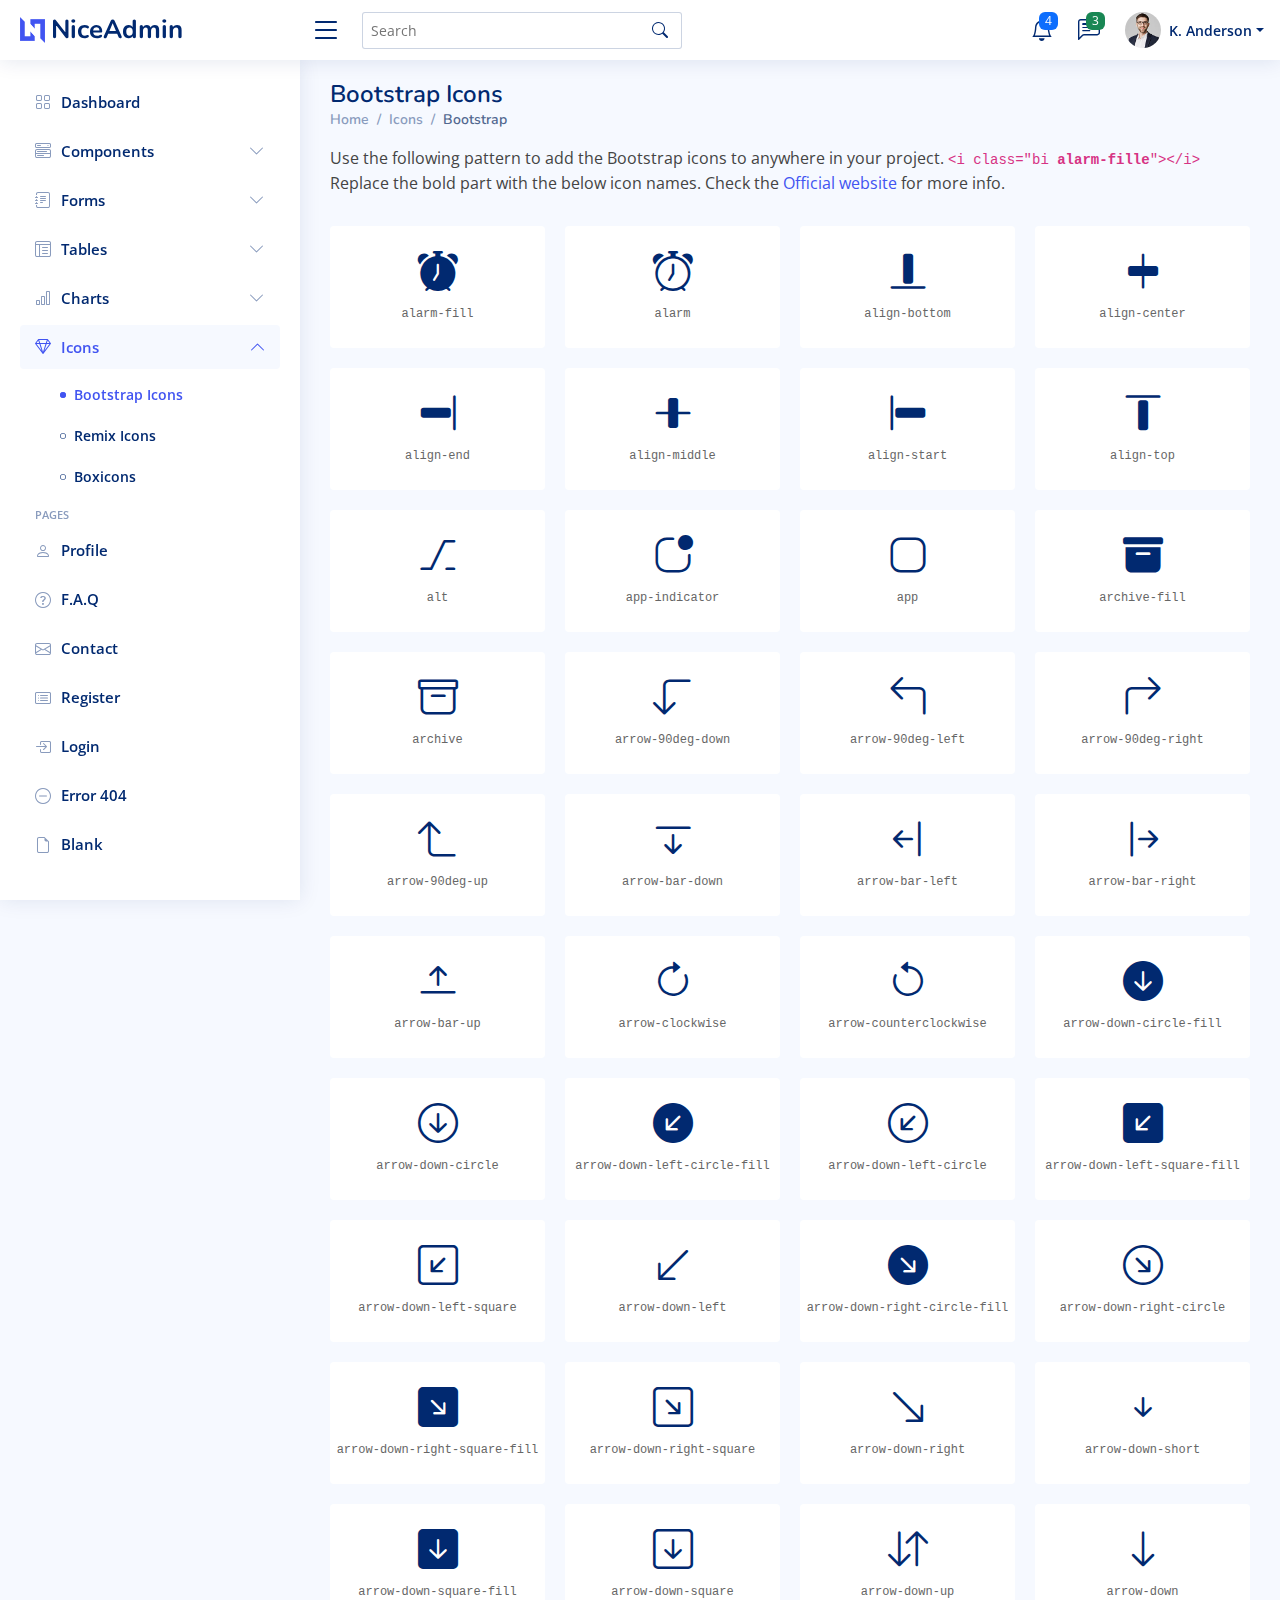
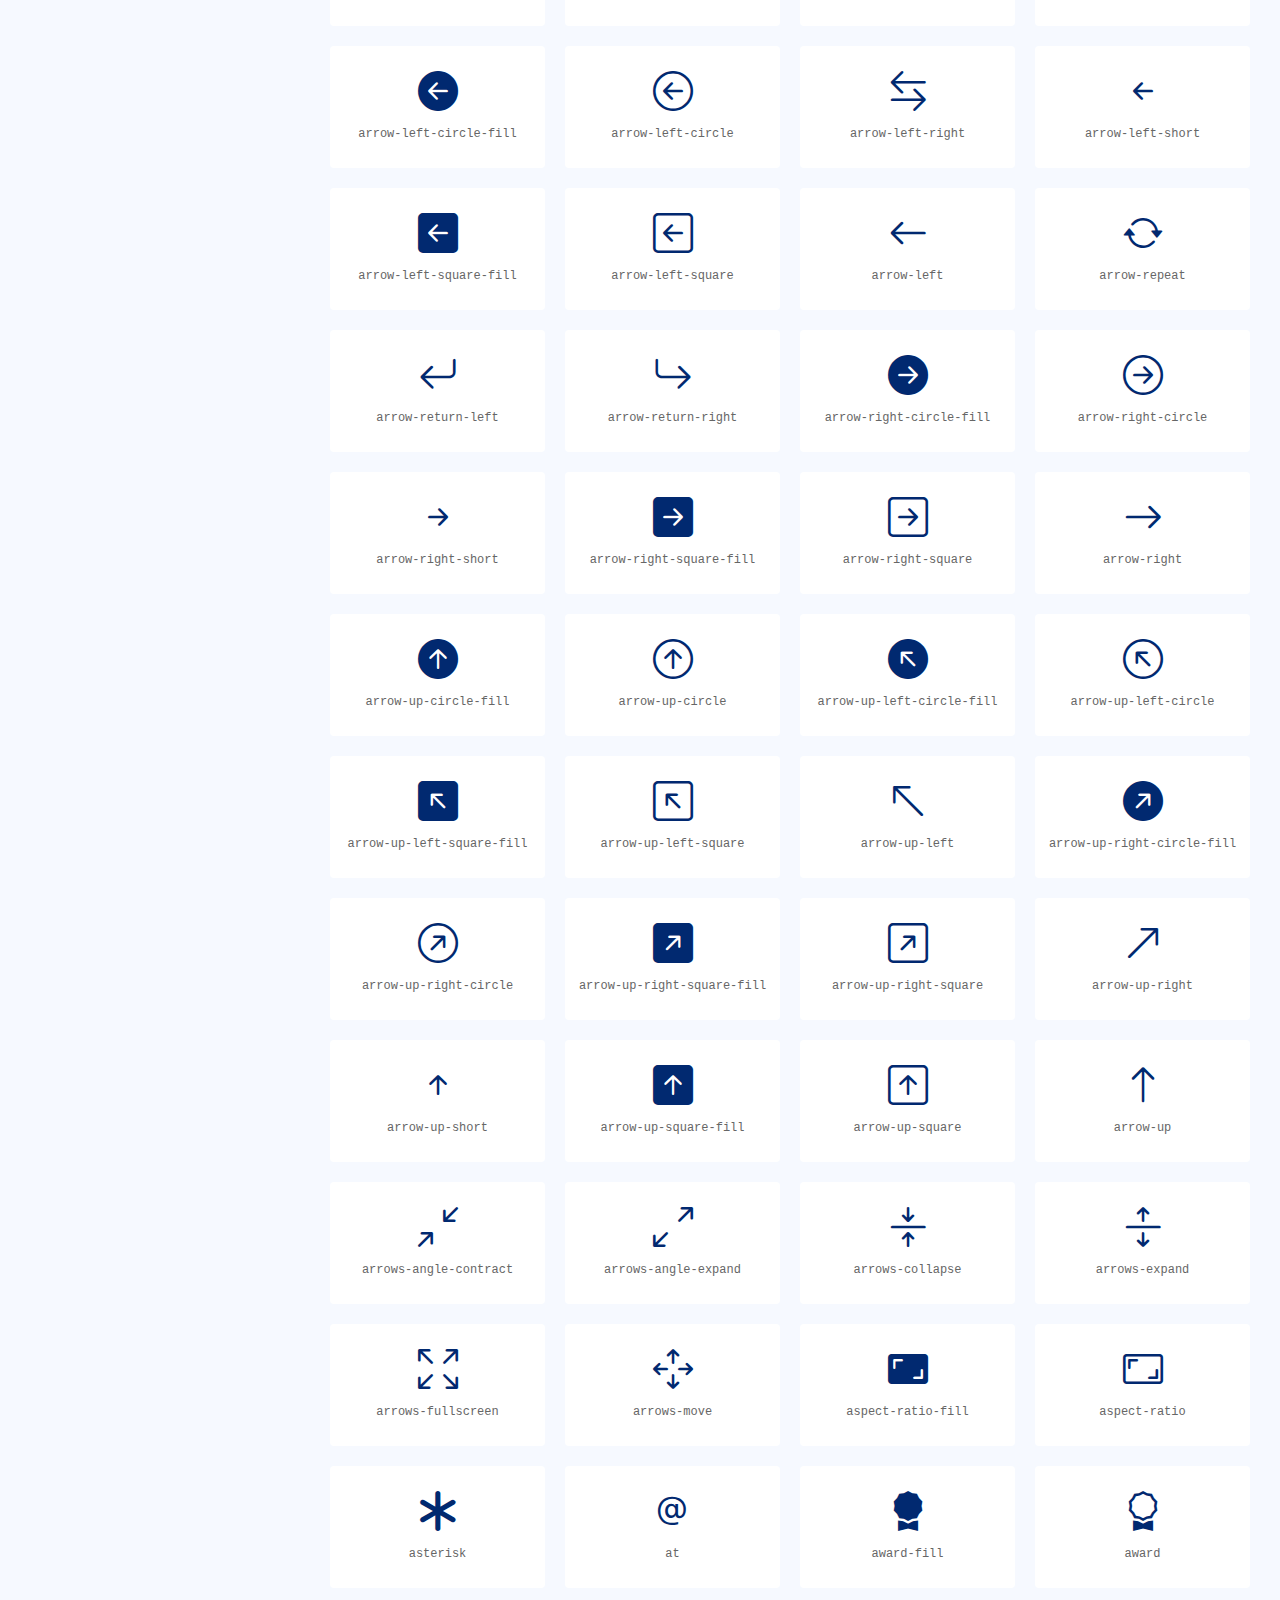
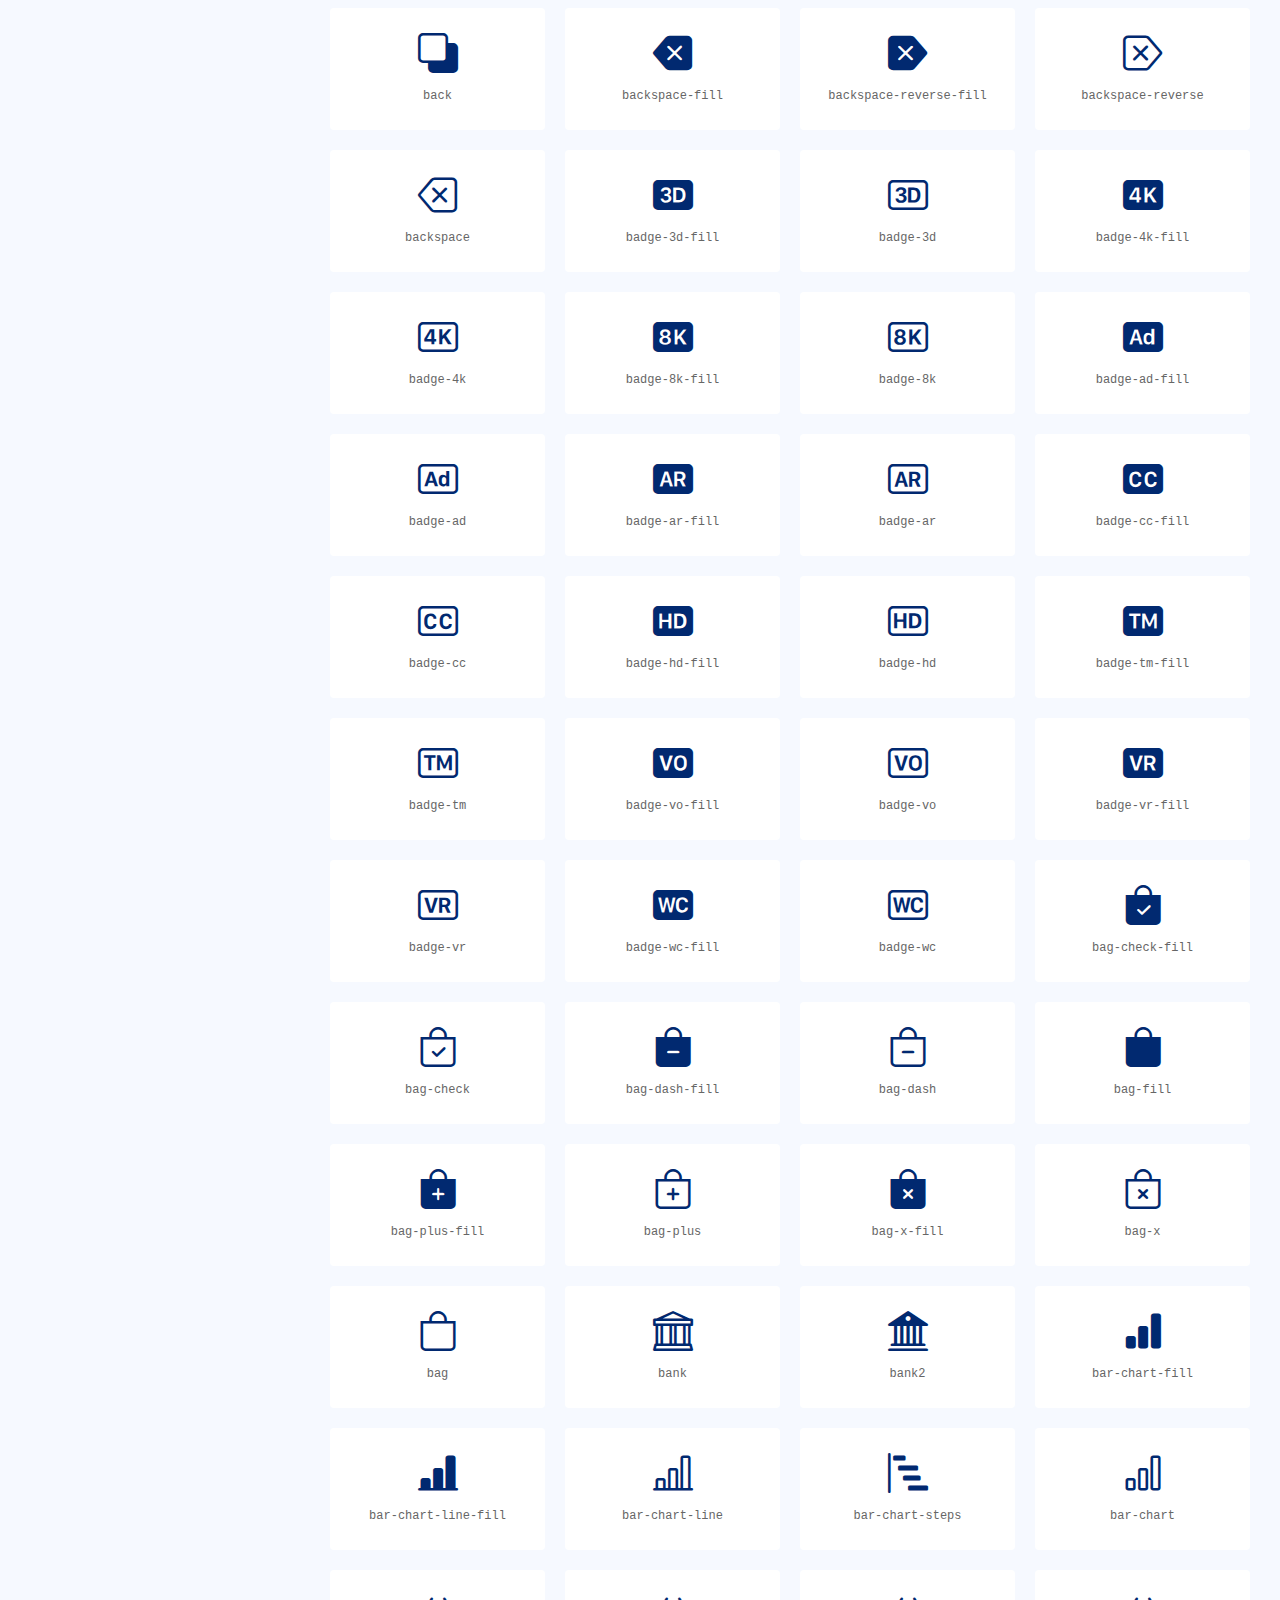
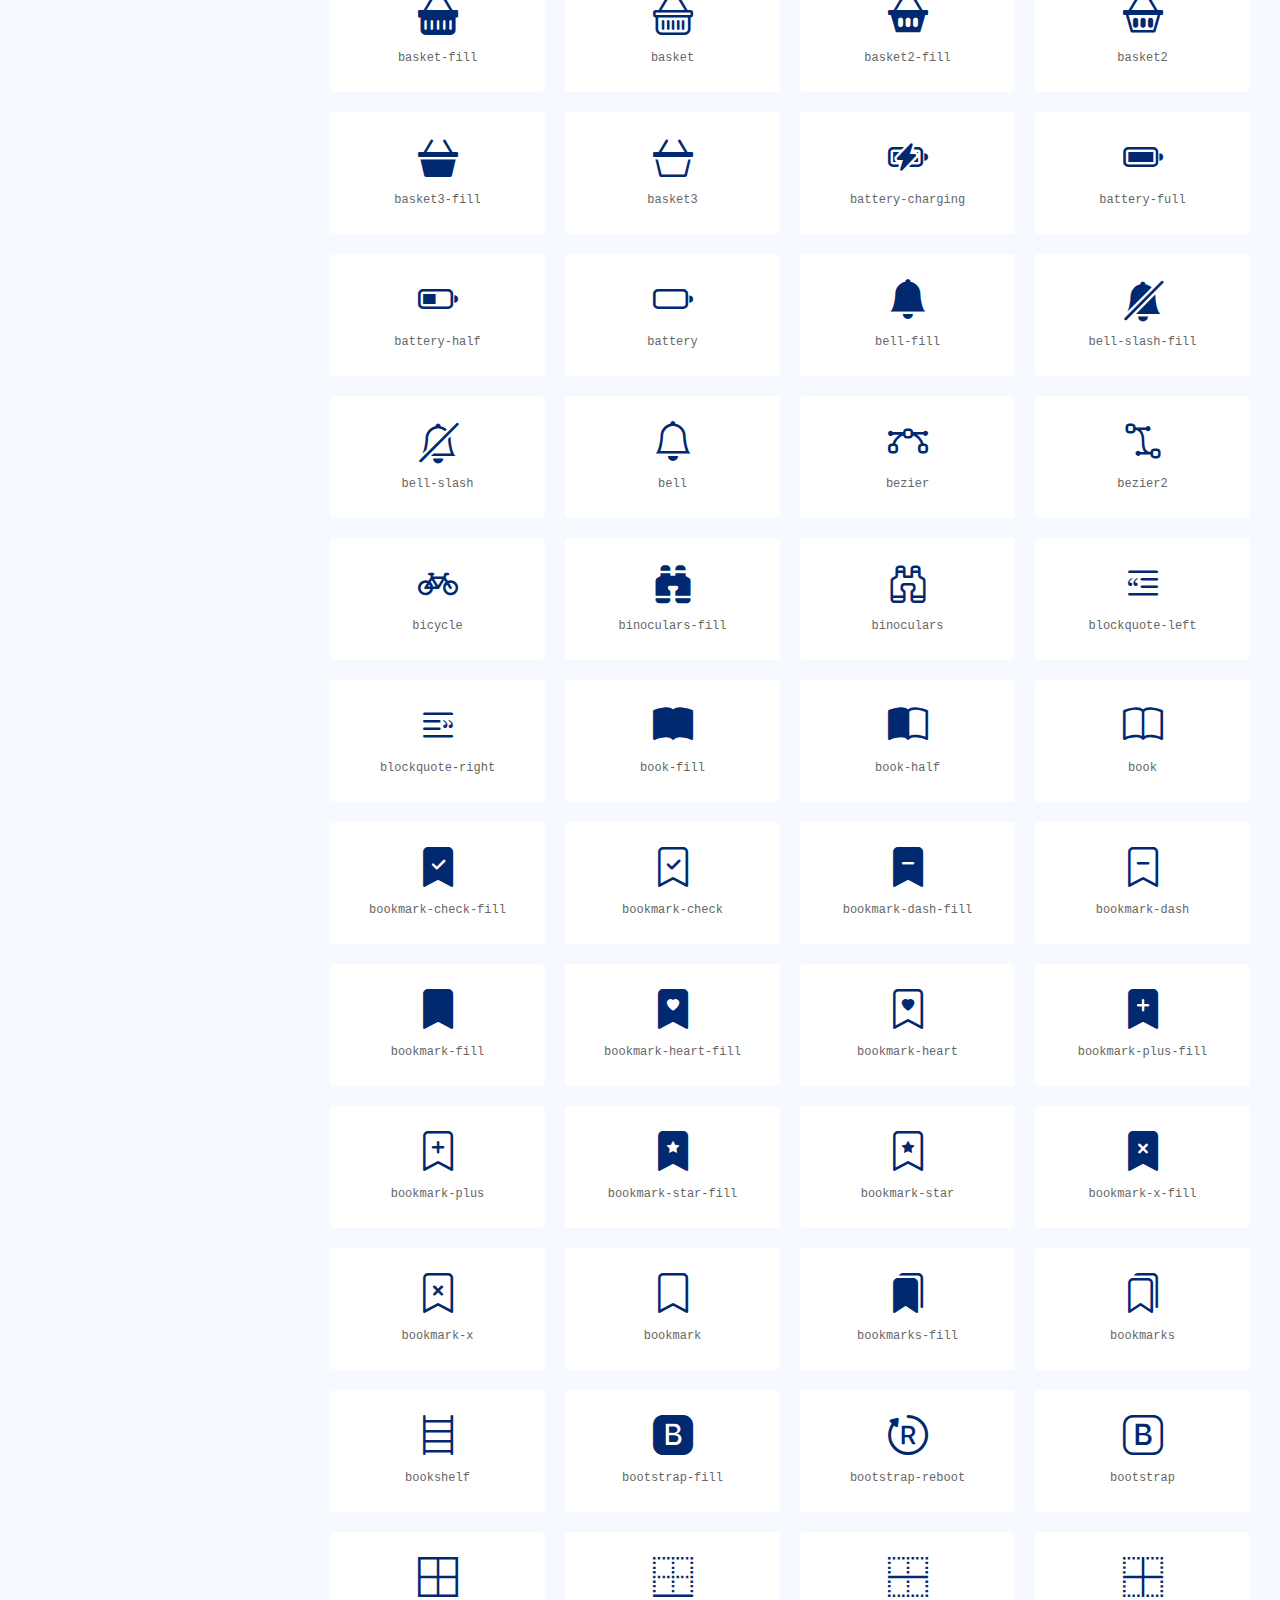
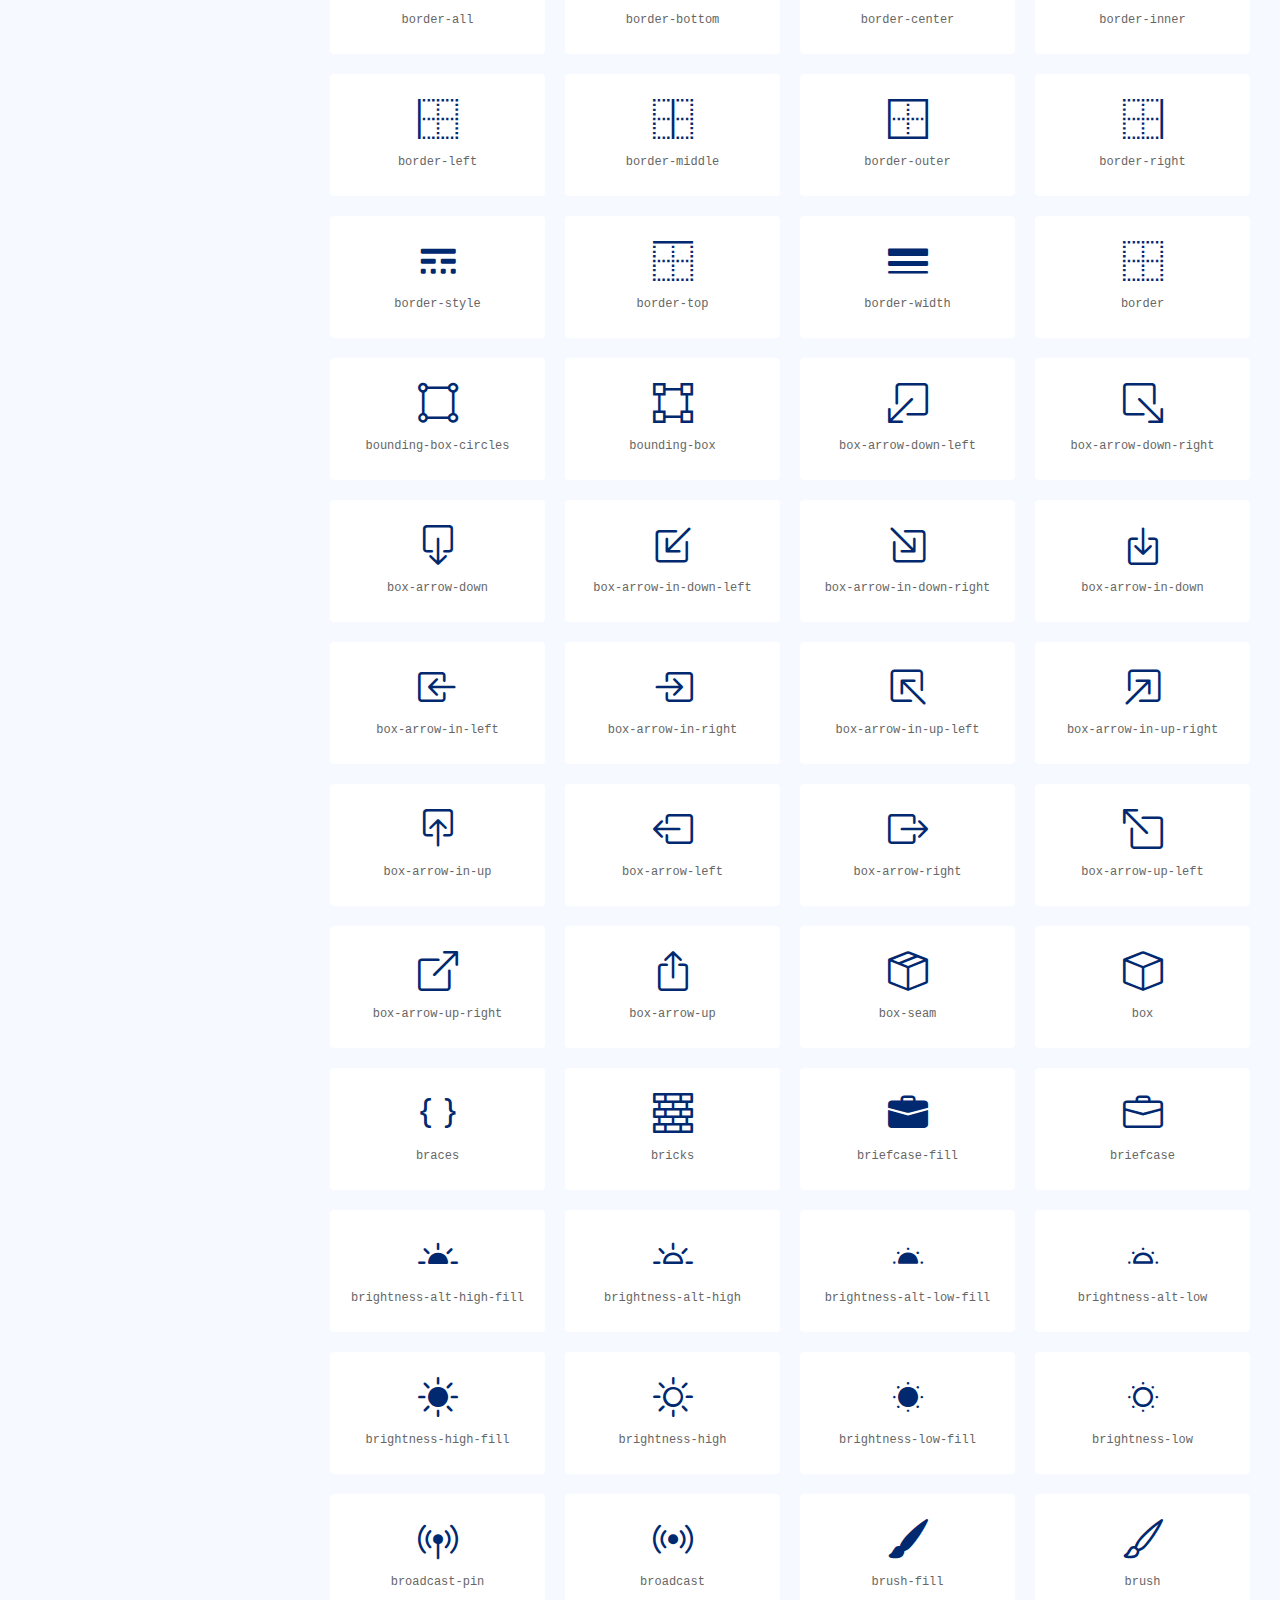
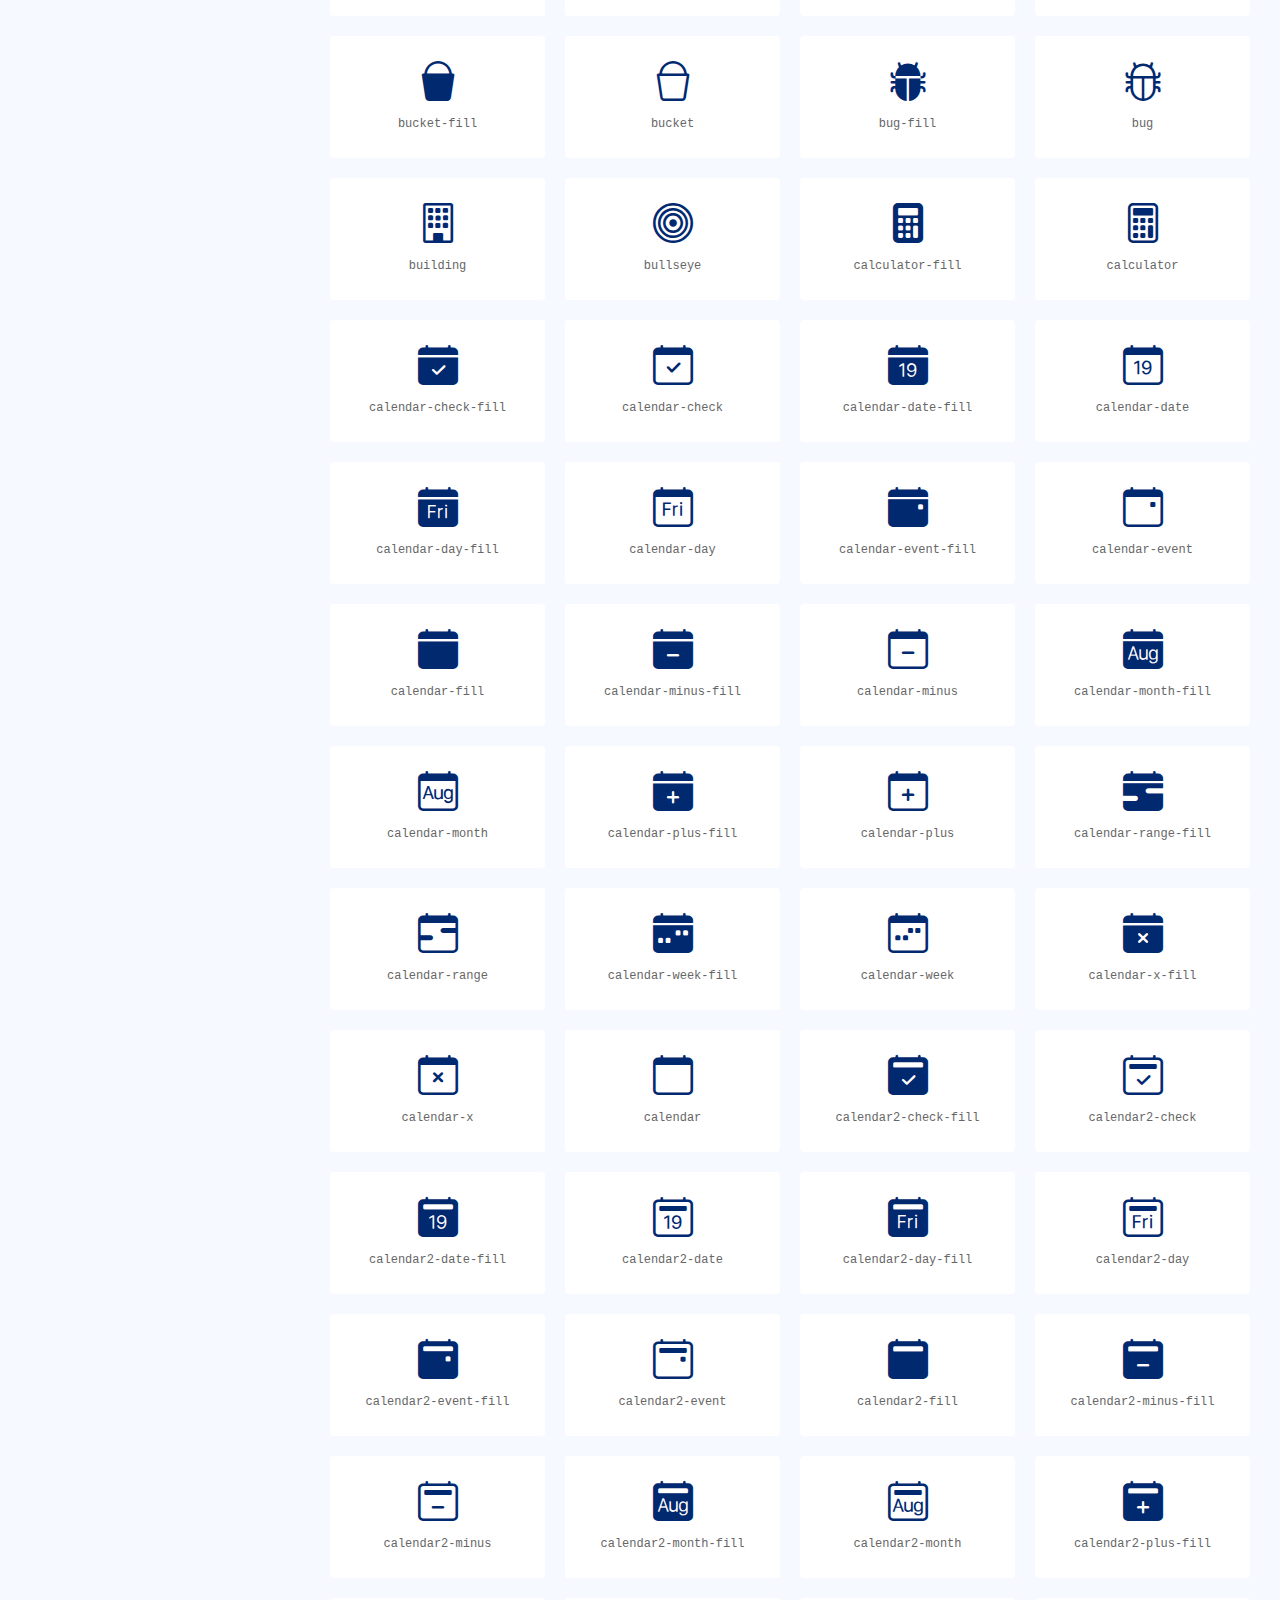
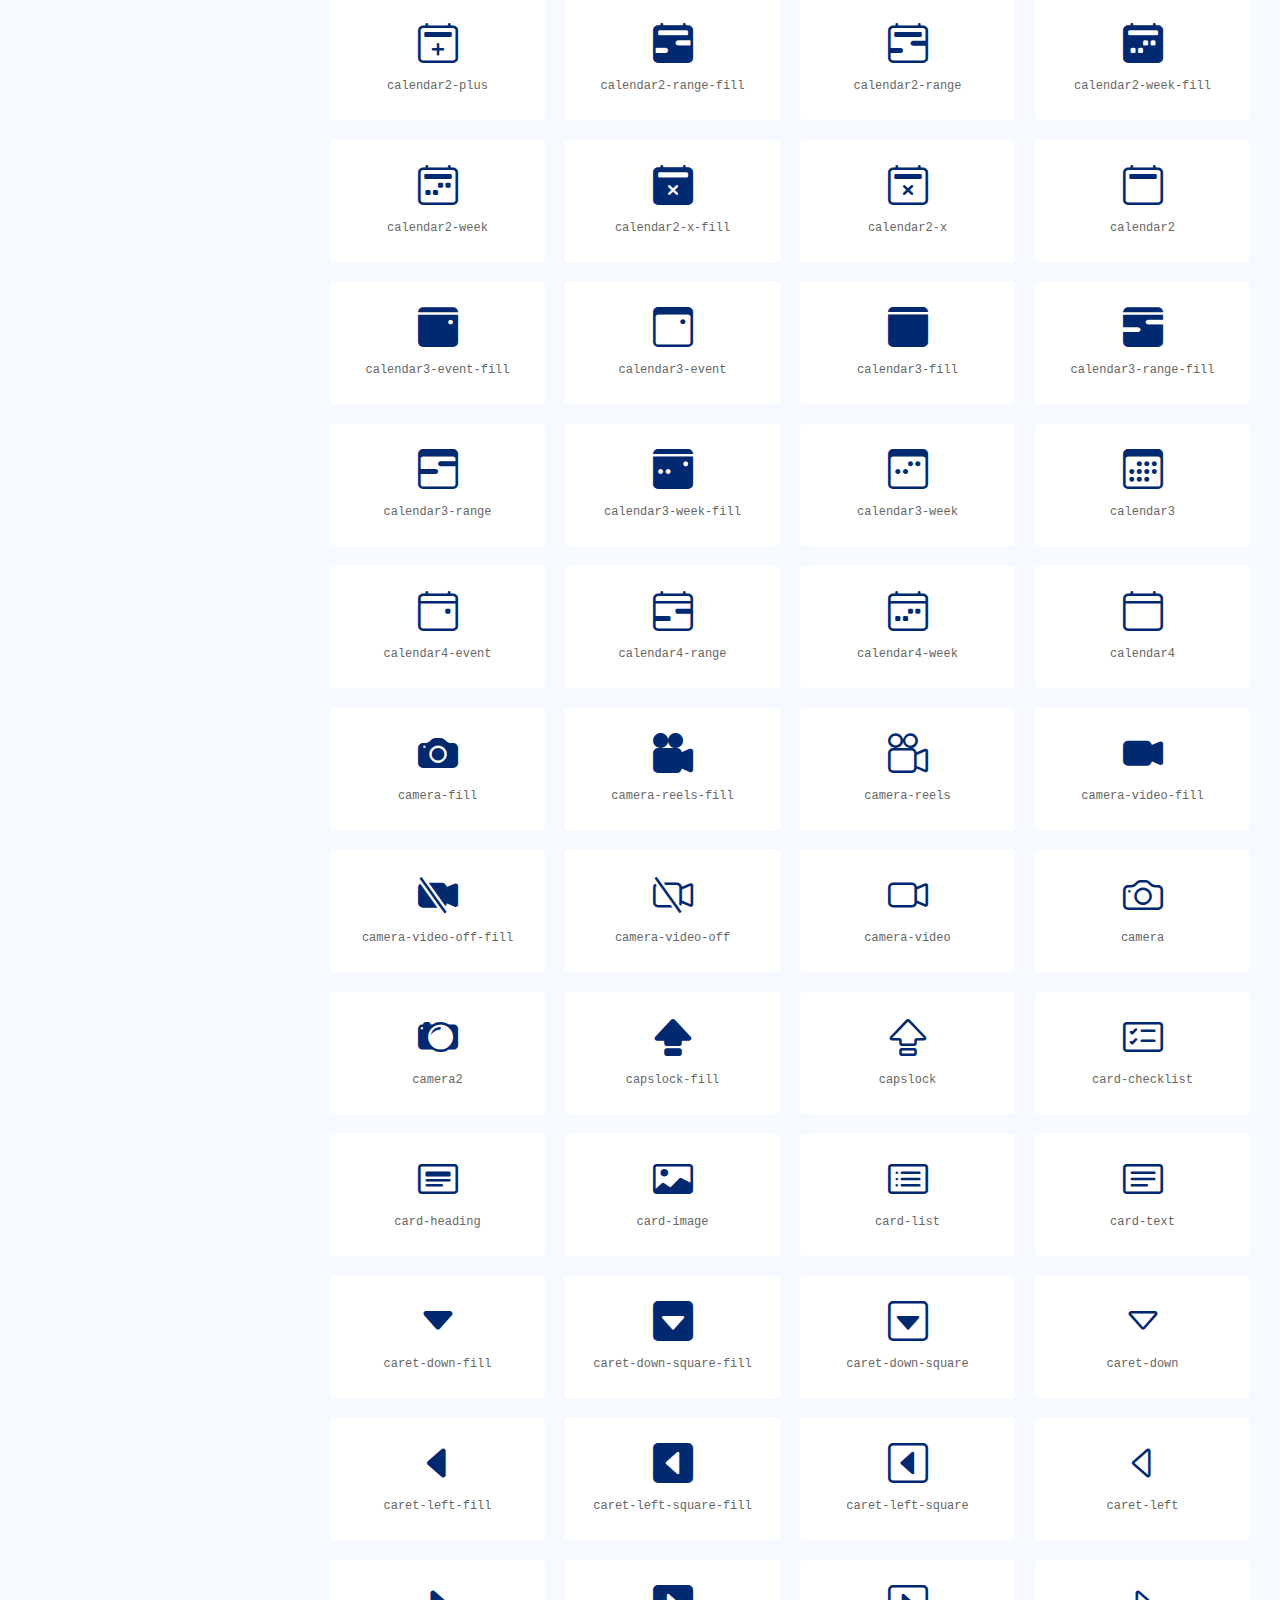
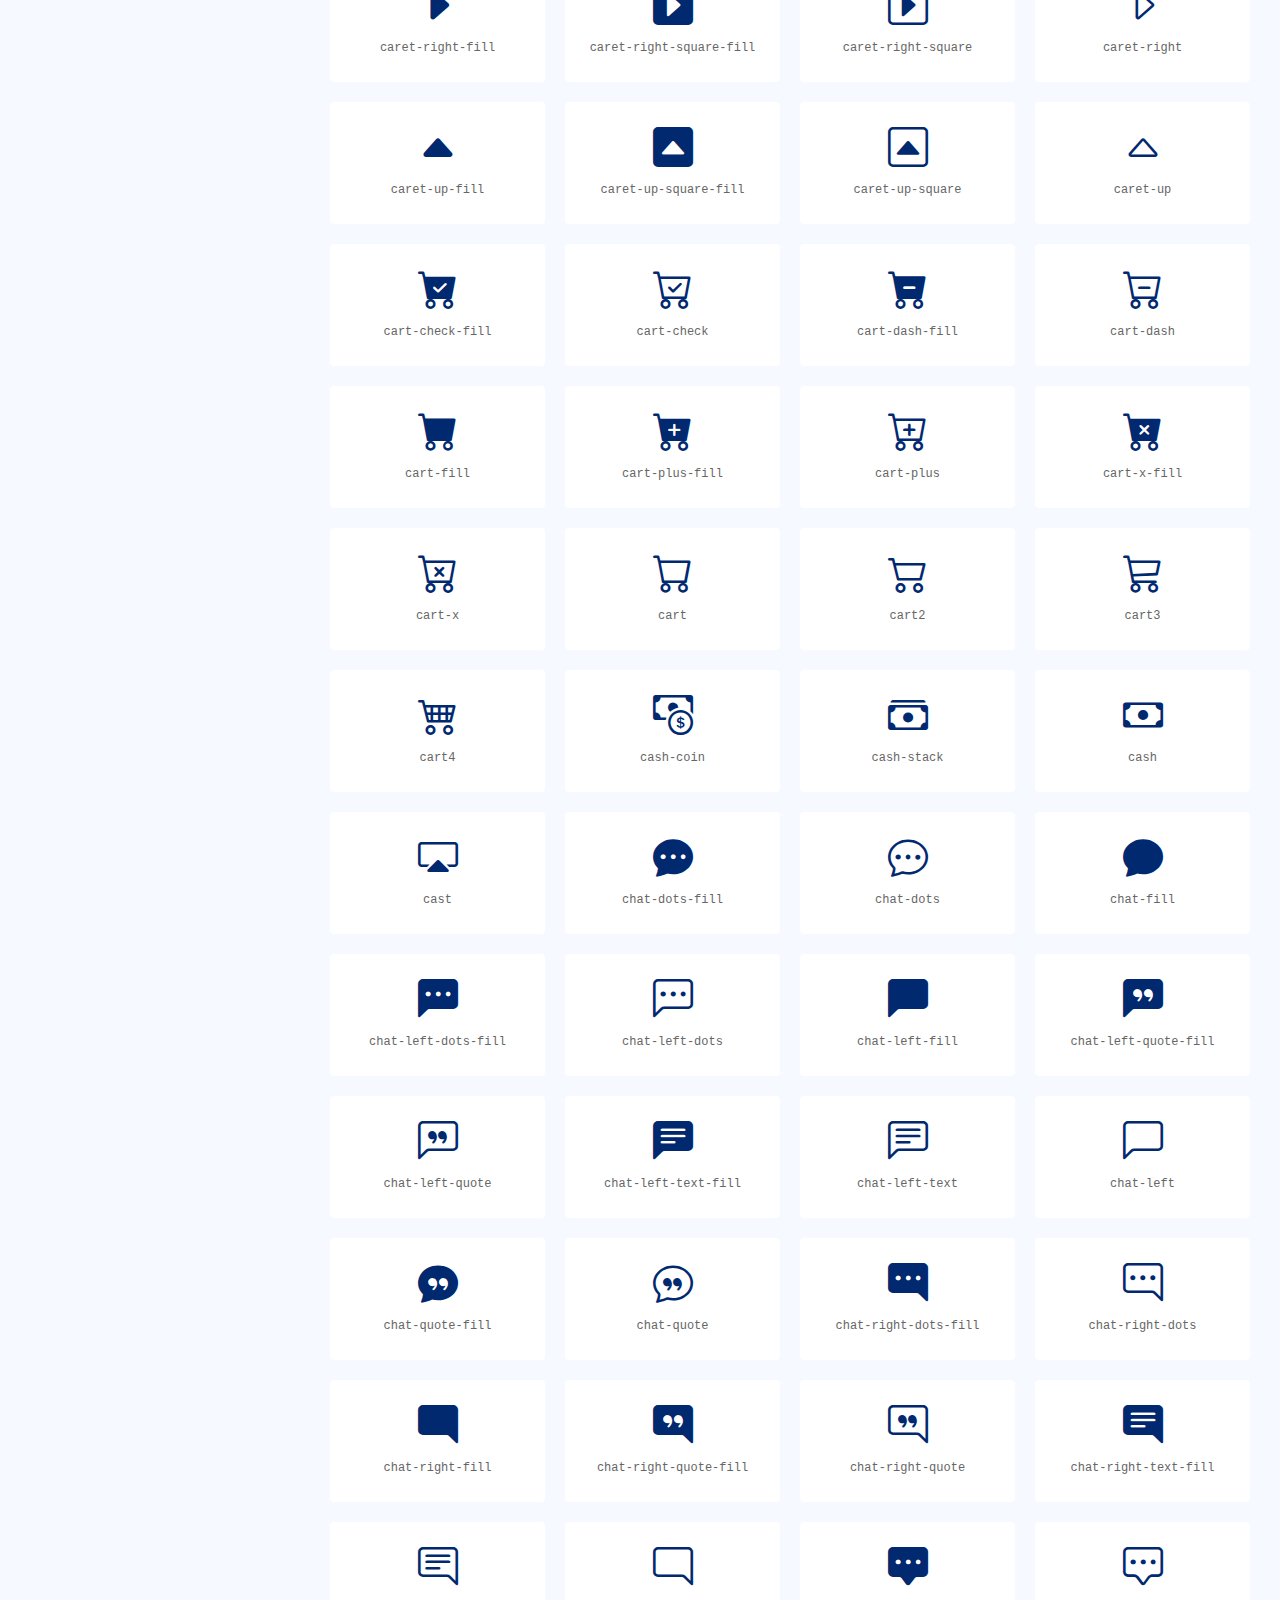
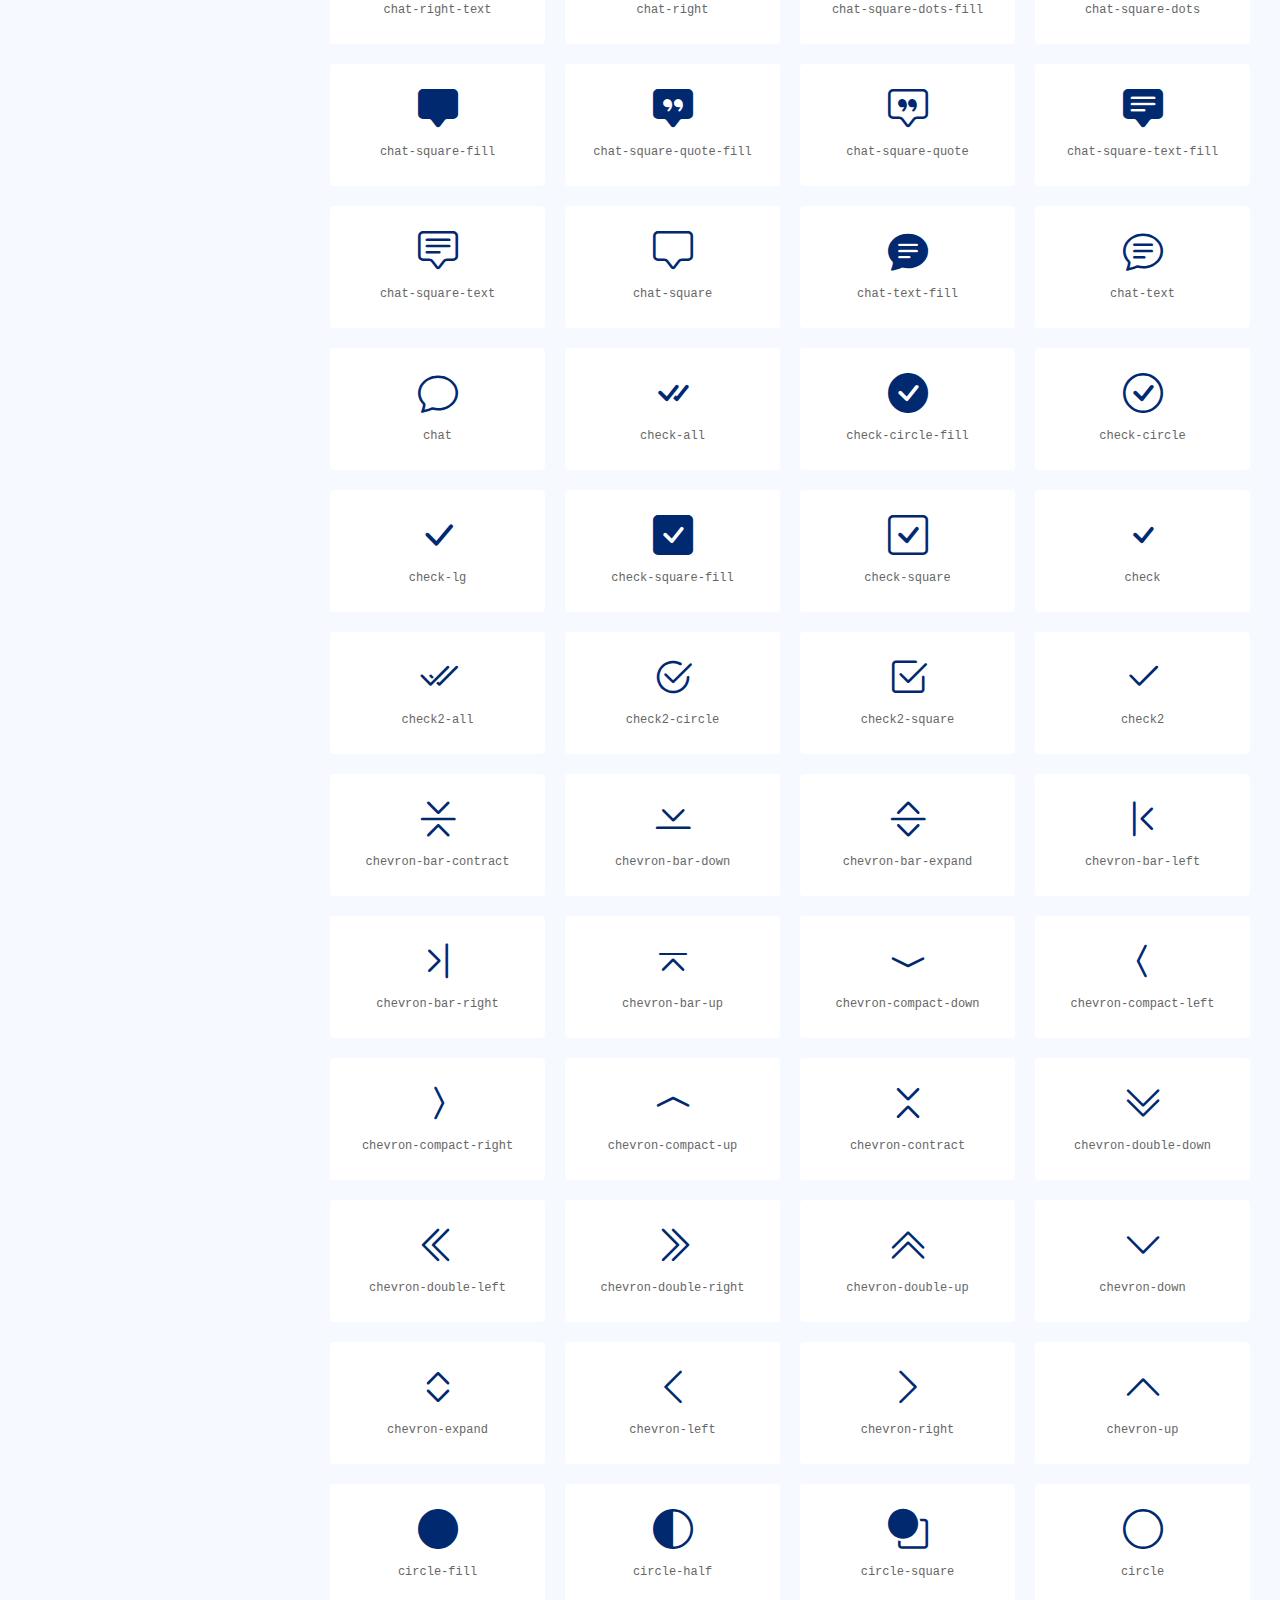
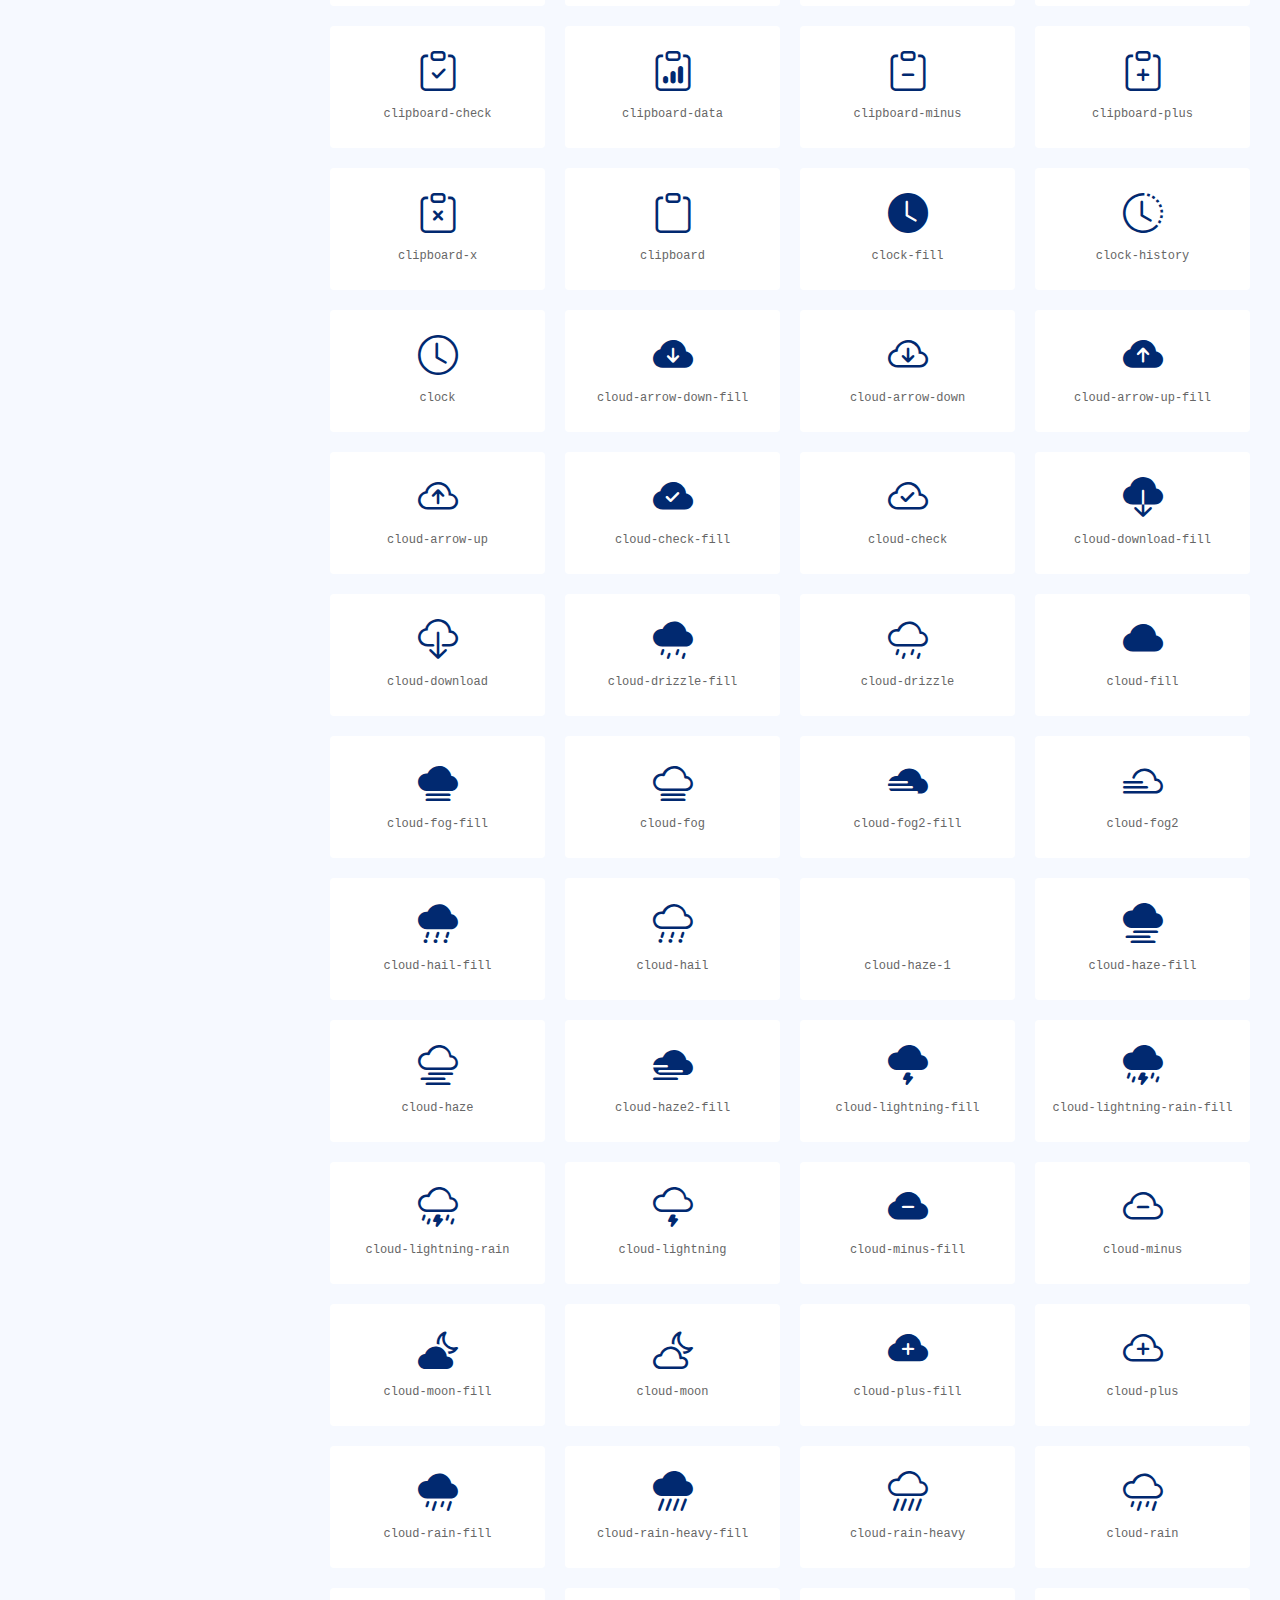
<file: icons-bootstrap.html>
<!DOCTYPE html>
<html lang="en">

<head>
  <meta charset="utf-8">
  <meta content="width=device-width, initial-scale=1.0" name="viewport">

  <title>Icons / Bootstrap - NiceAdmin Bootstrap Template</title>
  <meta content="" name="description">
  <meta content="" name="keywords">

  <!-- Favicons -->
  <link href="assets/img/favicon.png" rel="icon">
  <link href="assets/img/apple-touch-icon.png" rel="apple-touch-icon">

  <!-- Google Fonts -->
  <link href="https://fonts.gstatic.com" rel="preconnect">
  <link href="https://fonts.googleapis.com/css?family=Open+Sans:300,300i,400,400i,600,600i,700,700i|Nunito:300,300i,400,400i,600,600i,700,700i|Poppins:300,300i,400,400i,500,500i,600,600i,700,700i" rel="stylesheet">

  <!-- Vendor CSS Files -->
  <link href="assets/vendor/bootstrap/css/bootstrap.min.css" rel="stylesheet">
  <link href="assets/vendor/bootstrap-icons/bootstrap-icons.css" rel="stylesheet">
  <link href="assets/vendor/boxicons/css/boxicons.min.css" rel="stylesheet">
  <link href="assets/vendor/quill/quill.snow.css" rel="stylesheet">
  <link href="assets/vendor/quill/quill.bubble.css" rel="stylesheet">
  <link href="assets/vendor/remixicon/remixicon.css" rel="stylesheet">
  <link href="assets/vendor/simple-datatables/style.css" rel="stylesheet">

  <!-- Template Main CSS File -->
  <link href="assets/css/style.css" rel="stylesheet">

  <!-- =======================================================
  * Template Name: NiceAdmin - v2.5.0
  * Template URL: https://bootstrapmade.com/nice-admin-bootstrap-admin-html-template/
  * Author: BootstrapMade.com
  * License: https://bootstrapmade.com/license/
  ======================================================== -->
</head>

<body>

  <!-- ======= Header ======= -->
  <header id="header" class="header fixed-top d-flex align-items-center">

    <div class="d-flex align-items-center justify-content-between">
      <a href="index.html" class="logo d-flex align-items-center">
        <img src="assets/img/logo.png" alt="">
        <span class="d-none d-lg-block">NiceAdmin</span>
      </a>
      <i class="bi bi-list toggle-sidebar-btn"></i>
    </div><!-- End Logo -->

    <div class="search-bar">
      <form class="search-form d-flex align-items-center" method="POST" action="#">
        <input type="text" name="query" placeholder="Search" title="Enter search keyword">
        <button type="submit" title="Search"><i class="bi bi-search"></i></button>
      </form>
    </div><!-- End Search Bar -->

    <nav class="header-nav ms-auto">
      <ul class="d-flex align-items-center">

        <li class="nav-item d-block d-lg-none">
          <a class="nav-link nav-icon search-bar-toggle " href="#">
            <i class="bi bi-search"></i>
          </a>
        </li><!-- End Search Icon-->

        <li class="nav-item dropdown">

          <a class="nav-link nav-icon" href="#" data-bs-toggle="dropdown">
            <i class="bi bi-bell"></i>
            <span class="badge bg-primary badge-number">4</span>
          </a><!-- End Notification Icon -->

          <ul class="dropdown-menu dropdown-menu-end dropdown-menu-arrow notifications">
            <li class="dropdown-header">
              You have 4 new notifications
              <a href="#"><span class="badge rounded-pill bg-primary p-2 ms-2">View all</span></a>
            </li>
            <li>
              <hr class="dropdown-divider">
            </li>

            <li class="notification-item">
              <i class="bi bi-exclamation-circle text-warning"></i>
              <div>
                <h4>Lorem Ipsum</h4>
                <p>Quae dolorem earum veritatis oditseno</p>
                <p>30 min. ago</p>
              </div>
            </li>

            <li>
              <hr class="dropdown-divider">
            </li>

            <li class="notification-item">
              <i class="bi bi-x-circle text-danger"></i>
              <div>
                <h4>Atque rerum nesciunt</h4>
                <p>Quae dolorem earum veritatis oditseno</p>
                <p>1 hr. ago</p>
              </div>
            </li>

            <li>
              <hr class="dropdown-divider">
            </li>

            <li class="notification-item">
              <i class="bi bi-check-circle text-success"></i>
              <div>
                <h4>Sit rerum fuga</h4>
                <p>Quae dolorem earum veritatis oditseno</p>
                <p>2 hrs. ago</p>
              </div>
            </li>

            <li>
              <hr class="dropdown-divider">
            </li>

            <li class="notification-item">
              <i class="bi bi-info-circle text-primary"></i>
              <div>
                <h4>Dicta reprehenderit</h4>
                <p>Quae dolorem earum veritatis oditseno</p>
                <p>4 hrs. ago</p>
              </div>
            </li>

            <li>
              <hr class="dropdown-divider">
            </li>
            <li class="dropdown-footer">
              <a href="#">Show all notifications</a>
            </li>

          </ul><!-- End Notification Dropdown Items -->

        </li><!-- End Notification Nav -->

        <li class="nav-item dropdown">

          <a class="nav-link nav-icon" href="#" data-bs-toggle="dropdown">
            <i class="bi bi-chat-left-text"></i>
            <span class="badge bg-success badge-number">3</span>
          </a><!-- End Messages Icon -->

          <ul class="dropdown-menu dropdown-menu-end dropdown-menu-arrow messages">
            <li class="dropdown-header">
              You have 3 new messages
              <a href="#"><span class="badge rounded-pill bg-primary p-2 ms-2">View all</span></a>
            </li>
            <li>
              <hr class="dropdown-divider">
            </li>

            <li class="message-item">
              <a href="#">
                <img src="assets/img/messages-1.jpg" alt="" class="rounded-circle">
                <div>
                  <h4>Maria Hudson</h4>
                  <p>Velit asperiores et ducimus soluta repudiandae labore officia est ut...</p>
                  <p>4 hrs. ago</p>
                </div>
              </a>
            </li>
            <li>
              <hr class="dropdown-divider">
            </li>

            <li class="message-item">
              <a href="#">
                <img src="assets/img/messages-2.jpg" alt="" class="rounded-circle">
                <div>
                  <h4>Anna Nelson</h4>
                  <p>Velit asperiores et ducimus soluta repudiandae labore officia est ut...</p>
                  <p>6 hrs. ago</p>
                </div>
              </a>
            </li>
            <li>
              <hr class="dropdown-divider">
            </li>

            <li class="message-item">
              <a href="#">
                <img src="assets/img/messages-3.jpg" alt="" class="rounded-circle">
                <div>
                  <h4>David Muldon</h4>
                  <p>Velit asperiores et ducimus soluta repudiandae labore officia est ut...</p>
                  <p>8 hrs. ago</p>
                </div>
              </a>
            </li>
            <li>
              <hr class="dropdown-divider">
            </li>

            <li class="dropdown-footer">
              <a href="#">Show all messages</a>
            </li>

          </ul><!-- End Messages Dropdown Items -->

        </li><!-- End Messages Nav -->

        <li class="nav-item dropdown pe-3">

          <a class="nav-link nav-profile d-flex align-items-center pe-0" href="#" data-bs-toggle="dropdown">
            <img src="assets/img/profile-img.jpg" alt="Profile" class="rounded-circle">
            <span class="d-none d-md-block dropdown-toggle ps-2">K. Anderson</span>
          </a><!-- End Profile Iamge Icon -->

          <ul class="dropdown-menu dropdown-menu-end dropdown-menu-arrow profile">
            <li class="dropdown-header">
              <h6>Kevin Anderson</h6>
              <span>Web Designer</span>
            </li>
            <li>
              <hr class="dropdown-divider">
            </li>

            <li>
              <a class="dropdown-item d-flex align-items-center" href="users-profile.html">
                <i class="bi bi-person"></i>
                <span>My Profile</span>
              </a>
            </li>
            <li>
              <hr class="dropdown-divider">
            </li>

            <li>
              <a class="dropdown-item d-flex align-items-center" href="users-profile.html">
                <i class="bi bi-gear"></i>
                <span>Account Settings</span>
              </a>
            </li>
            <li>
              <hr class="dropdown-divider">
            </li>

            <li>
              <a class="dropdown-item d-flex align-items-center" href="pages-faq.html">
                <i class="bi bi-question-circle"></i>
                <span>Need Help?</span>
              </a>
            </li>
            <li>
              <hr class="dropdown-divider">
            </li>

            <li>
              <a class="dropdown-item d-flex align-items-center" href="#">
                <i class="bi bi-box-arrow-right"></i>
                <span>Sign Out</span>
              </a>
            </li>

          </ul><!-- End Profile Dropdown Items -->
        </li><!-- End Profile Nav -->

      </ul>
    </nav><!-- End Icons Navigation -->

  </header><!-- End Header -->

  <!-- ======= Sidebar ======= -->
  <aside id="sidebar" class="sidebar">

    <ul class="sidebar-nav" id="sidebar-nav">

      <li class="nav-item">
        <a class="nav-link collapsed" href="index.html">
          <i class="bi bi-grid"></i>
          <span>Dashboard</span>
        </a>
      </li><!-- End Dashboard Nav -->

      <li class="nav-item">
        <a class="nav-link collapsed" data-bs-target="#components-nav" data-bs-toggle="collapse" href="#">
          <i class="bi bi-menu-button-wide"></i><span>Components</span><i class="bi bi-chevron-down ms-auto"></i>
        </a>
        <ul id="components-nav" class="nav-content collapse " data-bs-parent="#sidebar-nav">
          <li>
            <a href="components-alerts.html">
              <i class="bi bi-circle"></i><span>Alerts</span>
            </a>
          </li>
          <li>
            <a href="components-accordion.html">
              <i class="bi bi-circle"></i><span>Accordion</span>
            </a>
          </li>
          <li>
            <a href="components-badges.html">
              <i class="bi bi-circle"></i><span>Badges</span>
            </a>
          </li>
          <li>
            <a href="components-breadcrumbs.html">
              <i class="bi bi-circle"></i><span>Breadcrumbs</span>
            </a>
          </li>
          <li>
            <a href="components-buttons.html">
              <i class="bi bi-circle"></i><span>Buttons</span>
            </a>
          </li>
          <li>
            <a href="components-cards.html">
              <i class="bi bi-circle"></i><span>Cards</span>
            </a>
          </li>
          <li>
            <a href="components-carousel.html">
              <i class="bi bi-circle"></i><span>Carousel</span>
            </a>
          </li>
          <li>
            <a href="components-list-group.html">
              <i class="bi bi-circle"></i><span>List group</span>
            </a>
          </li>
          <li>
            <a href="components-modal.html">
              <i class="bi bi-circle"></i><span>Modal</span>
            </a>
          </li>
          <li>
            <a href="components-tabs.html">
              <i class="bi bi-circle"></i><span>Tabs</span>
            </a>
          </li>
          <li>
            <a href="components-pagination.html">
              <i class="bi bi-circle"></i><span>Pagination</span>
            </a>
          </li>
          <li>
            <a href="components-progress.html">
              <i class="bi bi-circle"></i><span>Progress</span>
            </a>
          </li>
          <li>
            <a href="components-spinners.html">
              <i class="bi bi-circle"></i><span>Spinners</span>
            </a>
          </li>
          <li>
            <a href="components-tooltips.html">
              <i class="bi bi-circle"></i><span>Tooltips</span>
            </a>
          </li>
        </ul>
      </li><!-- End Components Nav -->

      <li class="nav-item">
        <a class="nav-link collapsed" data-bs-target="#forms-nav" data-bs-toggle="collapse" href="#">
          <i class="bi bi-journal-text"></i><span>Forms</span><i class="bi bi-chevron-down ms-auto"></i>
        </a>
        <ul id="forms-nav" class="nav-content collapse " data-bs-parent="#sidebar-nav">
          <li>
            <a href="forms-elements.html">
              <i class="bi bi-circle"></i><span>Form Elements</span>
            </a>
          </li>
          <li>
            <a href="forms-layouts.html">
              <i class="bi bi-circle"></i><span>Form Layouts</span>
            </a>
          </li>
          <li>
            <a href="forms-editors.html">
              <i class="bi bi-circle"></i><span>Form Editors</span>
            </a>
          </li>
          <li>
            <a href="forms-validation.html">
              <i class="bi bi-circle"></i><span>Form Validation</span>
            </a>
          </li>
        </ul>
      </li><!-- End Forms Nav -->

      <li class="nav-item">
        <a class="nav-link collapsed" data-bs-target="#tables-nav" data-bs-toggle="collapse" href="#">
          <i class="bi bi-layout-text-window-reverse"></i><span>Tables</span><i class="bi bi-chevron-down ms-auto"></i>
        </a>
        <ul id="tables-nav" class="nav-content collapse " data-bs-parent="#sidebar-nav">
          <li>
            <a href="tables-general.html">
              <i class="bi bi-circle"></i><span>General Tables</span>
            </a>
          </li>
          <li>
            <a href="tables-data.html">
              <i class="bi bi-circle"></i><span>Data Tables</span>
            </a>
          </li>
        </ul>
      </li><!-- End Tables Nav -->

      <li class="nav-item">
        <a class="nav-link collapsed" data-bs-target="#charts-nav" data-bs-toggle="collapse" href="#">
          <i class="bi bi-bar-chart"></i><span>Charts</span><i class="bi bi-chevron-down ms-auto"></i>
        </a>
        <ul id="charts-nav" class="nav-content collapse " data-bs-parent="#sidebar-nav">
          <li>
            <a href="charts-chartjs.html">
              <i class="bi bi-circle"></i><span>Chart.js</span>
            </a>
          </li>
          <li>
            <a href="charts-apexcharts.html">
              <i class="bi bi-circle"></i><span>ApexCharts</span>
            </a>
          </li>
          <li>
            <a href="charts-echarts.html">
              <i class="bi bi-circle"></i><span>ECharts</span>
            </a>
          </li>
        </ul>
      </li><!-- End Charts Nav -->

      <li class="nav-item">
        <a class="nav-link " data-bs-target="#icons-nav" data-bs-toggle="collapse" href="#">
          <i class="bi bi-gem"></i><span>Icons</span><i class="bi bi-chevron-down ms-auto"></i>
        </a>
        <ul id="icons-nav" class="nav-content collapse show" data-bs-parent="#sidebar-nav">
          <li>
            <a href="icons-bootstrap.html" class="active">
              <i class="bi bi-circle"></i><span>Bootstrap Icons</span>
            </a>
          </li>
          <li>
            <a href="icons-remix.html">
              <i class="bi bi-circle"></i><span>Remix Icons</span>
            </a>
          </li>
          <li>
            <a href="icons-boxicons.html">
              <i class="bi bi-circle"></i><span>Boxicons</span>
            </a>
          </li>
        </ul>
      </li><!-- End Icons Nav -->

      <li class="nav-heading">Pages</li>

      <li class="nav-item">
        <a class="nav-link collapsed" href="users-profile.html">
          <i class="bi bi-person"></i>
          <span>Profile</span>
        </a>
      </li><!-- End Profile Page Nav -->

      <li class="nav-item">
        <a class="nav-link collapsed" href="pages-faq.html">
          <i class="bi bi-question-circle"></i>
          <span>F.A.Q</span>
        </a>
      </li><!-- End F.A.Q Page Nav -->

      <li class="nav-item">
        <a class="nav-link collapsed" href="pages-contact.html">
          <i class="bi bi-envelope"></i>
          <span>Contact</span>
        </a>
      </li><!-- End Contact Page Nav -->

      <li class="nav-item">
        <a class="nav-link collapsed" href="pages-register.html">
          <i class="bi bi-card-list"></i>
          <span>Register</span>
        </a>
      </li><!-- End Register Page Nav -->

      <li class="nav-item">
        <a class="nav-link collapsed" href="pages-login.html">
          <i class="bi bi-box-arrow-in-right"></i>
          <span>Login</span>
        </a>
      </li><!-- End Login Page Nav -->

      <li class="nav-item">
        <a class="nav-link collapsed" href="pages-error-404.html">
          <i class="bi bi-dash-circle"></i>
          <span>Error 404</span>
        </a>
      </li><!-- End Error 404 Page Nav -->

      <li class="nav-item">
        <a class="nav-link collapsed" href="pages-blank.html">
          <i class="bi bi-file-earmark"></i>
          <span>Blank</span>
        </a>
      </li><!-- End Blank Page Nav -->

    </ul>

  </aside><!-- End Sidebar-->

  <main id="main" class="main">

    <div class="pagetitle">
      <h1>Bootstrap Icons</h1>
      <nav>
        <ol class="breadcrumb">
          <li class="breadcrumb-item"><a href="index.html">Home</a></li>
          <li class="breadcrumb-item">Icons</li>
          <li class="breadcrumb-item active">Bootstrap</li>
        </ol>
      </nav>
    </div><!-- End Page Title -->

    <section class="section">
      <p>
        Use the following pattern to add the Bootstrap icons to anywhere in your project. <code>&lt;i class=&quot;bi <strong>alarm-fille</strong>&quot;&gt;&lt;/i&gt;</code> Replace the bold part with the below icon names.
        Check the <a href="https://icons.getbootstrap.com/" target="_blank">Official website</a> for more info.
      </p>

      <div class="iconslist">
        <div class="icon">
          <i class="bi bi-alarm-fill"></i>
          <div class="label">alarm-fill</div>
        </div>
        <div class="icon">
          <i class="bi bi-alarm"></i>
          <div class="label">alarm</div>
        </div>
        <div class="icon">
          <i class="bi bi-align-bottom"></i>
          <div class="label">align-bottom</div>
        </div>
        <div class="icon">
          <i class="bi bi-align-center"></i>
          <div class="label">align-center</div>
        </div>
        <div class="icon">
          <i class="bi bi-align-end"></i>
          <div class="label">align-end</div>
        </div>
        <div class="icon">
          <i class="bi bi-align-middle"></i>
          <div class="label">align-middle</div>
        </div>
        <div class="icon">
          <i class="bi bi-align-start"></i>
          <div class="label">align-start</div>
        </div>
        <div class="icon">
          <i class="bi bi-align-top"></i>
          <div class="label">align-top</div>
        </div>
        <div class="icon">
          <i class="bi bi-alt"></i>
          <div class="label">alt</div>
        </div>
        <div class="icon">
          <i class="bi bi-app-indicator"></i>
          <div class="label">app-indicator</div>
        </div>
        <div class="icon">
          <i class="bi bi-app"></i>
          <div class="label">app</div>
        </div>
        <div class="icon">
          <i class="bi bi-archive-fill"></i>
          <div class="label">archive-fill</div>
        </div>
        <div class="icon">
          <i class="bi bi-archive"></i>
          <div class="label">archive</div>
        </div>
        <div class="icon">
          <i class="bi bi-arrow-90deg-down"></i>
          <div class="label">arrow-90deg-down</div>
        </div>
        <div class="icon">
          <i class="bi bi-arrow-90deg-left"></i>
          <div class="label">arrow-90deg-left</div>
        </div>
        <div class="icon">
          <i class="bi bi-arrow-90deg-right"></i>
          <div class="label">arrow-90deg-right</div>
        </div>
        <div class="icon">
          <i class="bi bi-arrow-90deg-up"></i>
          <div class="label">arrow-90deg-up</div>
        </div>
        <div class="icon">
          <i class="bi bi-arrow-bar-down"></i>
          <div class="label">arrow-bar-down</div>
        </div>
        <div class="icon">
          <i class="bi bi-arrow-bar-left"></i>
          <div class="label">arrow-bar-left</div>
        </div>
        <div class="icon">
          <i class="bi bi-arrow-bar-right"></i>
          <div class="label">arrow-bar-right</div>
        </div>
        <div class="icon">
          <i class="bi bi-arrow-bar-up"></i>
          <div class="label">arrow-bar-up</div>
        </div>
        <div class="icon">
          <i class="bi bi-arrow-clockwise"></i>
          <div class="label">arrow-clockwise</div>
        </div>
        <div class="icon">
          <i class="bi bi-arrow-counterclockwise"></i>
          <div class="label">arrow-counterclockwise</div>
        </div>
        <div class="icon">
          <i class="bi bi-arrow-down-circle-fill"></i>
          <div class="label">arrow-down-circle-fill</div>
        </div>
        <div class="icon">
          <i class="bi bi-arrow-down-circle"></i>
          <div class="label">arrow-down-circle</div>
        </div>
        <div class="icon">
          <i class="bi bi-arrow-down-left-circle-fill"></i>
          <div class="label">arrow-down-left-circle-fill</div>
        </div>
        <div class="icon">
          <i class="bi bi-arrow-down-left-circle"></i>
          <div class="label">arrow-down-left-circle</div>
        </div>
        <div class="icon">
          <i class="bi bi-arrow-down-left-square-fill"></i>
          <div class="label">arrow-down-left-square-fill</div>
        </div>
        <div class="icon">
          <i class="bi bi-arrow-down-left-square"></i>
          <div class="label">arrow-down-left-square</div>
        </div>
        <div class="icon">
          <i class="bi bi-arrow-down-left"></i>
          <div class="label">arrow-down-left</div>
        </div>
        <div class="icon">
          <i class="bi bi-arrow-down-right-circle-fill"></i>
          <div class="label">arrow-down-right-circle-fill</div>
        </div>
        <div class="icon">
          <i class="bi bi-arrow-down-right-circle"></i>
          <div class="label">arrow-down-right-circle</div>
        </div>
        <div class="icon">
          <i class="bi bi-arrow-down-right-square-fill"></i>
          <div class="label">arrow-down-right-square-fill</div>
        </div>
        <div class="icon">
          <i class="bi bi-arrow-down-right-square"></i>
          <div class="label">arrow-down-right-square</div>
        </div>
        <div class="icon">
          <i class="bi bi-arrow-down-right"></i>
          <div class="label">arrow-down-right</div>
        </div>
        <div class="icon">
          <i class="bi bi-arrow-down-short"></i>
          <div class="label">arrow-down-short</div>
        </div>
        <div class="icon">
          <i class="bi bi-arrow-down-square-fill"></i>
          <div class="label">arrow-down-square-fill</div>
        </div>
        <div class="icon">
          <i class="bi bi-arrow-down-square"></i>
          <div class="label">arrow-down-square</div>
        </div>
        <div class="icon">
          <i class="bi bi-arrow-down-up"></i>
          <div class="label">arrow-down-up</div>
        </div>
        <div class="icon">
          <i class="bi bi-arrow-down"></i>
          <div class="label">arrow-down</div>
        </div>
        <div class="icon">
          <i class="bi bi-arrow-left-circle-fill"></i>
          <div class="label">arrow-left-circle-fill</div>
        </div>
        <div class="icon">
          <i class="bi bi-arrow-left-circle"></i>
          <div class="label">arrow-left-circle</div>
        </div>
        <div class="icon">
          <i class="bi bi-arrow-left-right"></i>
          <div class="label">arrow-left-right</div>
        </div>
        <div class="icon">
          <i class="bi bi-arrow-left-short"></i>
          <div class="label">arrow-left-short</div>
        </div>
        <div class="icon">
          <i class="bi bi-arrow-left-square-fill"></i>
          <div class="label">arrow-left-square-fill</div>
        </div>
        <div class="icon">
          <i class="bi bi-arrow-left-square"></i>
          <div class="label">arrow-left-square</div>
        </div>
        <div class="icon">
          <i class="bi bi-arrow-left"></i>
          <div class="label">arrow-left</div>
        </div>
        <div class="icon">
          <i class="bi bi-arrow-repeat"></i>
          <div class="label">arrow-repeat</div>
        </div>
        <div class="icon">
          <i class="bi bi-arrow-return-left"></i>
          <div class="label">arrow-return-left</div>
        </div>
        <div class="icon">
          <i class="bi bi-arrow-return-right"></i>
          <div class="label">arrow-return-right</div>
        </div>
        <div class="icon">
          <i class="bi bi-arrow-right-circle-fill"></i>
          <div class="label">arrow-right-circle-fill</div>
        </div>
        <div class="icon">
          <i class="bi bi-arrow-right-circle"></i>
          <div class="label">arrow-right-circle</div>
        </div>
        <div class="icon">
          <i class="bi bi-arrow-right-short"></i>
          <div class="label">arrow-right-short</div>
        </div>
        <div class="icon">
          <i class="bi bi-arrow-right-square-fill"></i>
          <div class="label">arrow-right-square-fill</div>
        </div>
        <div class="icon">
          <i class="bi bi-arrow-right-square"></i>
          <div class="label">arrow-right-square</div>
        </div>
        <div class="icon">
          <i class="bi bi-arrow-right"></i>
          <div class="label">arrow-right</div>
        </div>
        <div class="icon">
          <i class="bi bi-arrow-up-circle-fill"></i>
          <div class="label">arrow-up-circle-fill</div>
        </div>
        <div class="icon">
          <i class="bi bi-arrow-up-circle"></i>
          <div class="label">arrow-up-circle</div>
        </div>
        <div class="icon">
          <i class="bi bi-arrow-up-left-circle-fill"></i>
          <div class="label">arrow-up-left-circle-fill</div>
        </div>
        <div class="icon">
          <i class="bi bi-arrow-up-left-circle"></i>
          <div class="label">arrow-up-left-circle</div>
        </div>
        <div class="icon">
          <i class="bi bi-arrow-up-left-square-fill"></i>
          <div class="label">arrow-up-left-square-fill</div>
        </div>
        <div class="icon">
          <i class="bi bi-arrow-up-left-square"></i>
          <div class="label">arrow-up-left-square</div>
        </div>
        <div class="icon">
          <i class="bi bi-arrow-up-left"></i>
          <div class="label">arrow-up-left</div>
        </div>
        <div class="icon">
          <i class="bi bi-arrow-up-right-circle-fill"></i>
          <div class="label">arrow-up-right-circle-fill</div>
        </div>
        <div class="icon">
          <i class="bi bi-arrow-up-right-circle"></i>
          <div class="label">arrow-up-right-circle</div>
        </div>
        <div class="icon">
          <i class="bi bi-arrow-up-right-square-fill"></i>
          <div class="label">arrow-up-right-square-fill</div>
        </div>
        <div class="icon">
          <i class="bi bi-arrow-up-right-square"></i>
          <div class="label">arrow-up-right-square</div>
        </div>
        <div class="icon">
          <i class="bi bi-arrow-up-right"></i>
          <div class="label">arrow-up-right</div>
        </div>
        <div class="icon">
          <i class="bi bi-arrow-up-short"></i>
          <div class="label">arrow-up-short</div>
        </div>
        <div class="icon">
          <i class="bi bi-arrow-up-square-fill"></i>
          <div class="label">arrow-up-square-fill</div>
        </div>
        <div class="icon">
          <i class="bi bi-arrow-up-square"></i>
          <div class="label">arrow-up-square</div>
        </div>
        <div class="icon">
          <i class="bi bi-arrow-up"></i>
          <div class="label">arrow-up</div>
        </div>
        <div class="icon">
          <i class="bi bi-arrows-angle-contract"></i>
          <div class="label">arrows-angle-contract</div>
        </div>
        <div class="icon">
          <i class="bi bi-arrows-angle-expand"></i>
          <div class="label">arrows-angle-expand</div>
        </div>
        <div class="icon">
          <i class="bi bi-arrows-collapse"></i>
          <div class="label">arrows-collapse</div>
        </div>
        <div class="icon">
          <i class="bi bi-arrows-expand"></i>
          <div class="label">arrows-expand</div>
        </div>
        <div class="icon">
          <i class="bi bi-arrows-fullscreen"></i>
          <div class="label">arrows-fullscreen</div>
        </div>
        <div class="icon">
          <i class="bi bi-arrows-move"></i>
          <div class="label">arrows-move</div>
        </div>
        <div class="icon">
          <i class="bi bi-aspect-ratio-fill"></i>
          <div class="label">aspect-ratio-fill</div>
        </div>
        <div class="icon">
          <i class="bi bi-aspect-ratio"></i>
          <div class="label">aspect-ratio</div>
        </div>
        <div class="icon">
          <i class="bi bi-asterisk"></i>
          <div class="label">asterisk</div>
        </div>
        <div class="icon">
          <i class="bi bi-at"></i>
          <div class="label">at</div>
        </div>
        <div class="icon">
          <i class="bi bi-award-fill"></i>
          <div class="label">award-fill</div>
        </div>
        <div class="icon">
          <i class="bi bi-award"></i>
          <div class="label">award</div>
        </div>
        <div class="icon">
          <i class="bi bi-back"></i>
          <div class="label">back</div>
        </div>
        <div class="icon">
          <i class="bi bi-backspace-fill"></i>
          <div class="label">backspace-fill</div>
        </div>
        <div class="icon">
          <i class="bi bi-backspace-reverse-fill"></i>
          <div class="label">backspace-reverse-fill</div>
        </div>
        <div class="icon">
          <i class="bi bi-backspace-reverse"></i>
          <div class="label">backspace-reverse</div>
        </div>
        <div class="icon">
          <i class="bi bi-backspace"></i>
          <div class="label">backspace</div>
        </div>
        <div class="icon">
          <i class="bi bi-badge-3d-fill"></i>
          <div class="label">badge-3d-fill</div>
        </div>
        <div class="icon">
          <i class="bi bi-badge-3d"></i>
          <div class="label">badge-3d</div>
        </div>
        <div class="icon">
          <i class="bi bi-badge-4k-fill"></i>
          <div class="label">badge-4k-fill</div>
        </div>
        <div class="icon">
          <i class="bi bi-badge-4k"></i>
          <div class="label">badge-4k</div>
        </div>
        <div class="icon">
          <i class="bi bi-badge-8k-fill"></i>
          <div class="label">badge-8k-fill</div>
        </div>
        <div class="icon">
          <i class="bi bi-badge-8k"></i>
          <div class="label">badge-8k</div>
        </div>
        <div class="icon">
          <i class="bi bi-badge-ad-fill"></i>
          <div class="label">badge-ad-fill</div>
        </div>
        <div class="icon">
          <i class="bi bi-badge-ad"></i>
          <div class="label">badge-ad</div>
        </div>
        <div class="icon">
          <i class="bi bi-badge-ar-fill"></i>
          <div class="label">badge-ar-fill</div>
        </div>
        <div class="icon">
          <i class="bi bi-badge-ar"></i>
          <div class="label">badge-ar</div>
        </div>
        <div class="icon">
          <i class="bi bi-badge-cc-fill"></i>
          <div class="label">badge-cc-fill</div>
        </div>
        <div class="icon">
          <i class="bi bi-badge-cc"></i>
          <div class="label">badge-cc</div>
        </div>
        <div class="icon">
          <i class="bi bi-badge-hd-fill"></i>
          <div class="label">badge-hd-fill</div>
        </div>
        <div class="icon">
          <i class="bi bi-badge-hd"></i>
          <div class="label">badge-hd</div>
        </div>
        <div class="icon">
          <i class="bi bi-badge-tm-fill"></i>
          <div class="label">badge-tm-fill</div>
        </div>
        <div class="icon">
          <i class="bi bi-badge-tm"></i>
          <div class="label">badge-tm</div>
        </div>
        <div class="icon">
          <i class="bi bi-badge-vo-fill"></i>
          <div class="label">badge-vo-fill</div>
        </div>
        <div class="icon">
          <i class="bi bi-badge-vo"></i>
          <div class="label">badge-vo</div>
        </div>
        <div class="icon">
          <i class="bi bi-badge-vr-fill"></i>
          <div class="label">badge-vr-fill</div>
        </div>
        <div class="icon">
          <i class="bi bi-badge-vr"></i>
          <div class="label">badge-vr</div>
        </div>
        <div class="icon">
          <i class="bi bi-badge-wc-fill"></i>
          <div class="label">badge-wc-fill</div>
        </div>
        <div class="icon">
          <i class="bi bi-badge-wc"></i>
          <div class="label">badge-wc</div>
        </div>
        <div class="icon">
          <i class="bi bi-bag-check-fill"></i>
          <div class="label">bag-check-fill</div>
        </div>
        <div class="icon">
          <i class="bi bi-bag-check"></i>
          <div class="label">bag-check</div>
        </div>
        <div class="icon">
          <i class="bi bi-bag-dash-fill"></i>
          <div class="label">bag-dash-fill</div>
        </div>
        <div class="icon">
          <i class="bi bi-bag-dash"></i>
          <div class="label">bag-dash</div>
        </div>
        <div class="icon">
          <i class="bi bi-bag-fill"></i>
          <div class="label">bag-fill</div>
        </div>
        <div class="icon">
          <i class="bi bi-bag-plus-fill"></i>
          <div class="label">bag-plus-fill</div>
        </div>
        <div class="icon">
          <i class="bi bi-bag-plus"></i>
          <div class="label">bag-plus</div>
        </div>
        <div class="icon">
          <i class="bi bi-bag-x-fill"></i>
          <div class="label">bag-x-fill</div>
        </div>
        <div class="icon">
          <i class="bi bi-bag-x"></i>
          <div class="label">bag-x</div>
        </div>
        <div class="icon">
          <i class="bi bi-bag"></i>
          <div class="label">bag</div>
        </div>
        <div class="icon">
          <i class="bi bi-bank"></i>
          <div class="label">bank</div>
        </div>
        <div class="icon">
          <i class="bi bi-bank2"></i>
          <div class="label">bank2</div>
        </div>
        <div class="icon">
          <i class="bi bi-bar-chart-fill"></i>
          <div class="label">bar-chart-fill</div>
        </div>
        <div class="icon">
          <i class="bi bi-bar-chart-line-fill"></i>
          <div class="label">bar-chart-line-fill</div>
        </div>
        <div class="icon">
          <i class="bi bi-bar-chart-line"></i>
          <div class="label">bar-chart-line</div>
        </div>
        <div class="icon">
          <i class="bi bi-bar-chart-steps"></i>
          <div class="label">bar-chart-steps</div>
        </div>
        <div class="icon">
          <i class="bi bi-bar-chart"></i>
          <div class="label">bar-chart</div>
        </div>
        <div class="icon">
          <i class="bi bi-basket-fill"></i>
          <div class="label">basket-fill</div>
        </div>
        <div class="icon">
          <i class="bi bi-basket"></i>
          <div class="label">basket</div>
        </div>
        <div class="icon">
          <i class="bi bi-basket2-fill"></i>
          <div class="label">basket2-fill</div>
        </div>
        <div class="icon">
          <i class="bi bi-basket2"></i>
          <div class="label">basket2</div>
        </div>
        <div class="icon">
          <i class="bi bi-basket3-fill"></i>
          <div class="label">basket3-fill</div>
        </div>
        <div class="icon">
          <i class="bi bi-basket3"></i>
          <div class="label">basket3</div>
        </div>
        <div class="icon">
          <i class="bi bi-battery-charging"></i>
          <div class="label">battery-charging</div>
        </div>
        <div class="icon">
          <i class="bi bi-battery-full"></i>
          <div class="label">battery-full</div>
        </div>
        <div class="icon">
          <i class="bi bi-battery-half"></i>
          <div class="label">battery-half</div>
        </div>
        <div class="icon">
          <i class="bi bi-battery"></i>
          <div class="label">battery</div>
        </div>
        <div class="icon">
          <i class="bi bi-bell-fill"></i>
          <div class="label">bell-fill</div>
        </div>
        <div class="icon">
          <i class="bi bi-bell-slash-fill"></i>
          <div class="label">bell-slash-fill</div>
        </div>
        <div class="icon">
          <i class="bi bi-bell-slash"></i>
          <div class="label">bell-slash</div>
        </div>
        <div class="icon">
          <i class="bi bi-bell"></i>
          <div class="label">bell</div>
        </div>
        <div class="icon">
          <i class="bi bi-bezier"></i>
          <div class="label">bezier</div>
        </div>
        <div class="icon">
          <i class="bi bi-bezier2"></i>
          <div class="label">bezier2</div>
        </div>
        <div class="icon">
          <i class="bi bi-bicycle"></i>
          <div class="label">bicycle</div>
        </div>
        <div class="icon">
          <i class="bi bi-binoculars-fill"></i>
          <div class="label">binoculars-fill</div>
        </div>
        <div class="icon">
          <i class="bi bi-binoculars"></i>
          <div class="label">binoculars</div>
        </div>
        <div class="icon">
          <i class="bi bi-blockquote-left"></i>
          <div class="label">blockquote-left</div>
        </div>
        <div class="icon">
          <i class="bi bi-blockquote-right"></i>
          <div class="label">blockquote-right</div>
        </div>
        <div class="icon">
          <i class="bi bi-book-fill"></i>
          <div class="label">book-fill</div>
        </div>
        <div class="icon">
          <i class="bi bi-book-half"></i>
          <div class="label">book-half</div>
        </div>
        <div class="icon">
          <i class="bi bi-book"></i>
          <div class="label">book</div>
        </div>
        <div class="icon">
          <i class="bi bi-bookmark-check-fill"></i>
          <div class="label">bookmark-check-fill</div>
        </div>
        <div class="icon">
          <i class="bi bi-bookmark-check"></i>
          <div class="label">bookmark-check</div>
        </div>
        <div class="icon">
          <i class="bi bi-bookmark-dash-fill"></i>
          <div class="label">bookmark-dash-fill</div>
        </div>
        <div class="icon">
          <i class="bi bi-bookmark-dash"></i>
          <div class="label">bookmark-dash</div>
        </div>
        <div class="icon">
          <i class="bi bi-bookmark-fill"></i>
          <div class="label">bookmark-fill</div>
        </div>
        <div class="icon">
          <i class="bi bi-bookmark-heart-fill"></i>
          <div class="label">bookmark-heart-fill</div>
        </div>
        <div class="icon">
          <i class="bi bi-bookmark-heart"></i>
          <div class="label">bookmark-heart</div>
        </div>
        <div class="icon">
          <i class="bi bi-bookmark-plus-fill"></i>
          <div class="label">bookmark-plus-fill</div>
        </div>
        <div class="icon">
          <i class="bi bi-bookmark-plus"></i>
          <div class="label">bookmark-plus</div>
        </div>
        <div class="icon">
          <i class="bi bi-bookmark-star-fill"></i>
          <div class="label">bookmark-star-fill</div>
        </div>
        <div class="icon">
          <i class="bi bi-bookmark-star"></i>
          <div class="label">bookmark-star</div>
        </div>
        <div class="icon">
          <i class="bi bi-bookmark-x-fill"></i>
          <div class="label">bookmark-x-fill</div>
        </div>
        <div class="icon">
          <i class="bi bi-bookmark-x"></i>
          <div class="label">bookmark-x</div>
        </div>
        <div class="icon">
          <i class="bi bi-bookmark"></i>
          <div class="label">bookmark</div>
        </div>
        <div class="icon">
          <i class="bi bi-bookmarks-fill"></i>
          <div class="label">bookmarks-fill</div>
        </div>
        <div class="icon">
          <i class="bi bi-bookmarks"></i>
          <div class="label">bookmarks</div>
        </div>
        <div class="icon">
          <i class="bi bi-bookshelf"></i>
          <div class="label">bookshelf</div>
        </div>
        <div class="icon">
          <i class="bi bi-bootstrap-fill"></i>
          <div class="label">bootstrap-fill</div>
        </div>
        <div class="icon">
          <i class="bi bi-bootstrap-reboot"></i>
          <div class="label">bootstrap-reboot</div>
        </div>
        <div class="icon">
          <i class="bi bi-bootstrap"></i>
          <div class="label">bootstrap</div>
        </div>
        <div class="icon">
          <i class="bi bi-border-all"></i>
          <div class="label">border-all</div>
        </div>
        <div class="icon">
          <i class="bi bi-border-bottom"></i>
          <div class="label">border-bottom</div>
        </div>
        <div class="icon">
          <i class="bi bi-border-center"></i>
          <div class="label">border-center</div>
        </div>
        <div class="icon">
          <i class="bi bi-border-inner"></i>
          <div class="label">border-inner</div>
        </div>
        <div class="icon">
          <i class="bi bi-border-left"></i>
          <div class="label">border-left</div>
        </div>
        <div class="icon">
          <i class="bi bi-border-middle"></i>
          <div class="label">border-middle</div>
        </div>
        <div class="icon">
          <i class="bi bi-border-outer"></i>
          <div class="label">border-outer</div>
        </div>
        <div class="icon">
          <i class="bi bi-border-right"></i>
          <div class="label">border-right</div>
        </div>
        <div class="icon">
          <i class="bi bi-border-style"></i>
          <div class="label">border-style</div>
        </div>
        <div class="icon">
          <i class="bi bi-border-top"></i>
          <div class="label">border-top</div>
        </div>
        <div class="icon">
          <i class="bi bi-border-width"></i>
          <div class="label">border-width</div>
        </div>
        <div class="icon">
          <i class="bi bi-border"></i>
          <div class="label">border</div>
        </div>
        <div class="icon">
          <i class="bi bi-bounding-box-circles"></i>
          <div class="label">bounding-box-circles</div>
        </div>
        <div class="icon">
          <i class="bi bi-bounding-box"></i>
          <div class="label">bounding-box</div>
        </div>
        <div class="icon">
          <i class="bi bi-box-arrow-down-left"></i>
          <div class="label">box-arrow-down-left</div>
        </div>
        <div class="icon">
          <i class="bi bi-box-arrow-down-right"></i>
          <div class="label">box-arrow-down-right</div>
        </div>
        <div class="icon">
          <i class="bi bi-box-arrow-down"></i>
          <div class="label">box-arrow-down</div>
        </div>
        <div class="icon">
          <i class="bi bi-box-arrow-in-down-left"></i>
          <div class="label">box-arrow-in-down-left</div>
        </div>
        <div class="icon">
          <i class="bi bi-box-arrow-in-down-right"></i>
          <div class="label">box-arrow-in-down-right</div>
        </div>
        <div class="icon">
          <i class="bi bi-box-arrow-in-down"></i>
          <div class="label">box-arrow-in-down</div>
        </div>
        <div class="icon">
          <i class="bi bi-box-arrow-in-left"></i>
          <div class="label">box-arrow-in-left</div>
        </div>
        <div class="icon">
          <i class="bi bi-box-arrow-in-right"></i>
          <div class="label">box-arrow-in-right</div>
        </div>
        <div class="icon">
          <i class="bi bi-box-arrow-in-up-left"></i>
          <div class="label">box-arrow-in-up-left</div>
        </div>
        <div class="icon">
          <i class="bi bi-box-arrow-in-up-right"></i>
          <div class="label">box-arrow-in-up-right</div>
        </div>
        <div class="icon">
          <i class="bi bi-box-arrow-in-up"></i>
          <div class="label">box-arrow-in-up</div>
        </div>
        <div class="icon">
          <i class="bi bi-box-arrow-left"></i>
          <div class="label">box-arrow-left</div>
        </div>
        <div class="icon">
          <i class="bi bi-box-arrow-right"></i>
          <div class="label">box-arrow-right</div>
        </div>
        <div class="icon">
          <i class="bi bi-box-arrow-up-left"></i>
          <div class="label">box-arrow-up-left</div>
        </div>
        <div class="icon">
          <i class="bi bi-box-arrow-up-right"></i>
          <div class="label">box-arrow-up-right</div>
        </div>
        <div class="icon">
          <i class="bi bi-box-arrow-up"></i>
          <div class="label">box-arrow-up</div>
        </div>
        <div class="icon">
          <i class="bi bi-box-seam"></i>
          <div class="label">box-seam</div>
        </div>
        <div class="icon">
          <i class="bi bi-box"></i>
          <div class="label">box</div>
        </div>
        <div class="icon">
          <i class="bi bi-braces"></i>
          <div class="label">braces</div>
        </div>
        <div class="icon">
          <i class="bi bi-bricks"></i>
          <div class="label">bricks</div>
        </div>
        <div class="icon">
          <i class="bi bi-briefcase-fill"></i>
          <div class="label">briefcase-fill</div>
        </div>
        <div class="icon">
          <i class="bi bi-briefcase"></i>
          <div class="label">briefcase</div>
        </div>
        <div class="icon">
          <i class="bi bi-brightness-alt-high-fill"></i>
          <div class="label">brightness-alt-high-fill</div>
        </div>
        <div class="icon">
          <i class="bi bi-brightness-alt-high"></i>
          <div class="label">brightness-alt-high</div>
        </div>
        <div class="icon">
          <i class="bi bi-brightness-alt-low-fill"></i>
          <div class="label">brightness-alt-low-fill</div>
        </div>
        <div class="icon">
          <i class="bi bi-brightness-alt-low"></i>
          <div class="label">brightness-alt-low</div>
        </div>
        <div class="icon">
          <i class="bi bi-brightness-high-fill"></i>
          <div class="label">brightness-high-fill</div>
        </div>
        <div class="icon">
          <i class="bi bi-brightness-high"></i>
          <div class="label">brightness-high</div>
        </div>
        <div class="icon">
          <i class="bi bi-brightness-low-fill"></i>
          <div class="label">brightness-low-fill</div>
        </div>
        <div class="icon">
          <i class="bi bi-brightness-low"></i>
          <div class="label">brightness-low</div>
        </div>
        <div class="icon">
          <i class="bi bi-broadcast-pin"></i>
          <div class="label">broadcast-pin</div>
        </div>
        <div class="icon">
          <i class="bi bi-broadcast"></i>
          <div class="label">broadcast</div>
        </div>
        <div class="icon">
          <i class="bi bi-brush-fill"></i>
          <div class="label">brush-fill</div>
        </div>
        <div class="icon">
          <i class="bi bi-brush"></i>
          <div class="label">brush</div>
        </div>
        <div class="icon">
          <i class="bi bi-bucket-fill"></i>
          <div class="label">bucket-fill</div>
        </div>
        <div class="icon">
          <i class="bi bi-bucket"></i>
          <div class="label">bucket</div>
        </div>
        <div class="icon">
          <i class="bi bi-bug-fill"></i>
          <div class="label">bug-fill</div>
        </div>
        <div class="icon">
          <i class="bi bi-bug"></i>
          <div class="label">bug</div>
        </div>
        <div class="icon">
          <i class="bi bi-building"></i>
          <div class="label">building</div>
        </div>
        <div class="icon">
          <i class="bi bi-bullseye"></i>
          <div class="label">bullseye</div>
        </div>
        <div class="icon">
          <i class="bi bi-calculator-fill"></i>
          <div class="label">calculator-fill</div>
        </div>
        <div class="icon">
          <i class="bi bi-calculator"></i>
          <div class="label">calculator</div>
        </div>
        <div class="icon">
          <i class="bi bi-calendar-check-fill"></i>
          <div class="label">calendar-check-fill</div>
        </div>
        <div class="icon">
          <i class="bi bi-calendar-check"></i>
          <div class="label">calendar-check</div>
        </div>
        <div class="icon">
          <i class="bi bi-calendar-date-fill"></i>
          <div class="label">calendar-date-fill</div>
        </div>
        <div class="icon">
          <i class="bi bi-calendar-date"></i>
          <div class="label">calendar-date</div>
        </div>
        <div class="icon">
          <i class="bi bi-calendar-day-fill"></i>
          <div class="label">calendar-day-fill</div>
        </div>
        <div class="icon">
          <i class="bi bi-calendar-day"></i>
          <div class="label">calendar-day</div>
        </div>
        <div class="icon">
          <i class="bi bi-calendar-event-fill"></i>
          <div class="label">calendar-event-fill</div>
        </div>
        <div class="icon">
          <i class="bi bi-calendar-event"></i>
          <div class="label">calendar-event</div>
        </div>
        <div class="icon">
          <i class="bi bi-calendar-fill"></i>
          <div class="label">calendar-fill</div>
        </div>
        <div class="icon">
          <i class="bi bi-calendar-minus-fill"></i>
          <div class="label">calendar-minus-fill</div>
        </div>
        <div class="icon">
          <i class="bi bi-calendar-minus"></i>
          <div class="label">calendar-minus</div>
        </div>
        <div class="icon">
          <i class="bi bi-calendar-month-fill"></i>
          <div class="label">calendar-month-fill</div>
        </div>
        <div class="icon">
          <i class="bi bi-calendar-month"></i>
          <div class="label">calendar-month</div>
        </div>
        <div class="icon">
          <i class="bi bi-calendar-plus-fill"></i>
          <div class="label">calendar-plus-fill</div>
        </div>
        <div class="icon">
          <i class="bi bi-calendar-plus"></i>
          <div class="label">calendar-plus</div>
        </div>
        <div class="icon">
          <i class="bi bi-calendar-range-fill"></i>
          <div class="label">calendar-range-fill</div>
        </div>
        <div class="icon">
          <i class="bi bi-calendar-range"></i>
          <div class="label">calendar-range</div>
        </div>
        <div class="icon">
          <i class="bi bi-calendar-week-fill"></i>
          <div class="label">calendar-week-fill</div>
        </div>
        <div class="icon">
          <i class="bi bi-calendar-week"></i>
          <div class="label">calendar-week</div>
        </div>
        <div class="icon">
          <i class="bi bi-calendar-x-fill"></i>
          <div class="label">calendar-x-fill</div>
        </div>
        <div class="icon">
          <i class="bi bi-calendar-x"></i>
          <div class="label">calendar-x</div>
        </div>
        <div class="icon">
          <i class="bi bi-calendar"></i>
          <div class="label">calendar</div>
        </div>
        <div class="icon">
          <i class="bi bi-calendar2-check-fill"></i>
          <div class="label">calendar2-check-fill</div>
        </div>
        <div class="icon">
          <i class="bi bi-calendar2-check"></i>
          <div class="label">calendar2-check</div>
        </div>
        <div class="icon">
          <i class="bi bi-calendar2-date-fill"></i>
          <div class="label">calendar2-date-fill</div>
        </div>
        <div class="icon">
          <i class="bi bi-calendar2-date"></i>
          <div class="label">calendar2-date</div>
        </div>
        <div class="icon">
          <i class="bi bi-calendar2-day-fill"></i>
          <div class="label">calendar2-day-fill</div>
        </div>
        <div class="icon">
          <i class="bi bi-calendar2-day"></i>
          <div class="label">calendar2-day</div>
        </div>
        <div class="icon">
          <i class="bi bi-calendar2-event-fill"></i>
          <div class="label">calendar2-event-fill</div>
        </div>
        <div class="icon">
          <i class="bi bi-calendar2-event"></i>
          <div class="label">calendar2-event</div>
        </div>
        <div class="icon">
          <i class="bi bi-calendar2-fill"></i>
          <div class="label">calendar2-fill</div>
        </div>
        <div class="icon">
          <i class="bi bi-calendar2-minus-fill"></i>
          <div class="label">calendar2-minus-fill</div>
        </div>
        <div class="icon">
          <i class="bi bi-calendar2-minus"></i>
          <div class="label">calendar2-minus</div>
        </div>
        <div class="icon">
          <i class="bi bi-calendar2-month-fill"></i>
          <div class="label">calendar2-month-fill</div>
        </div>
        <div class="icon">
          <i class="bi bi-calendar2-month"></i>
          <div class="label">calendar2-month</div>
        </div>
        <div class="icon">
          <i class="bi bi-calendar2-plus-fill"></i>
          <div class="label">calendar2-plus-fill</div>
        </div>
        <div class="icon">
          <i class="bi bi-calendar2-plus"></i>
          <div class="label">calendar2-plus</div>
        </div>
        <div class="icon">
          <i class="bi bi-calendar2-range-fill"></i>
          <div class="label">calendar2-range-fill</div>
        </div>
        <div class="icon">
          <i class="bi bi-calendar2-range"></i>
          <div class="label">calendar2-range</div>
        </div>
        <div class="icon">
          <i class="bi bi-calendar2-week-fill"></i>
          <div class="label">calendar2-week-fill</div>
        </div>
        <div class="icon">
          <i class="bi bi-calendar2-week"></i>
          <div class="label">calendar2-week</div>
        </div>
        <div class="icon">
          <i class="bi bi-calendar2-x-fill"></i>
          <div class="label">calendar2-x-fill</div>
        </div>
        <div class="icon">
          <i class="bi bi-calendar2-x"></i>
          <div class="label">calendar2-x</div>
        </div>
        <div class="icon">
          <i class="bi bi-calendar2"></i>
          <div class="label">calendar2</div>
        </div>
        <div class="icon">
          <i class="bi bi-calendar3-event-fill"></i>
          <div class="label">calendar3-event-fill</div>
        </div>
        <div class="icon">
          <i class="bi bi-calendar3-event"></i>
          <div class="label">calendar3-event</div>
        </div>
        <div class="icon">
          <i class="bi bi-calendar3-fill"></i>
          <div class="label">calendar3-fill</div>
        </div>
        <div class="icon">
          <i class="bi bi-calendar3-range-fill"></i>
          <div class="label">calendar3-range-fill</div>
        </div>
        <div class="icon">
          <i class="bi bi-calendar3-range"></i>
          <div class="label">calendar3-range</div>
        </div>
        <div class="icon">
          <i class="bi bi-calendar3-week-fill"></i>
          <div class="label">calendar3-week-fill</div>
        </div>
        <div class="icon">
          <i class="bi bi-calendar3-week"></i>
          <div class="label">calendar3-week</div>
        </div>
        <div class="icon">
          <i class="bi bi-calendar3"></i>
          <div class="label">calendar3</div>
        </div>
        <div class="icon">
          <i class="bi bi-calendar4-event"></i>
          <div class="label">calendar4-event</div>
        </div>
        <div class="icon">
          <i class="bi bi-calendar4-range"></i>
          <div class="label">calendar4-range</div>
        </div>
        <div class="icon">
          <i class="bi bi-calendar4-week"></i>
          <div class="label">calendar4-week</div>
        </div>
        <div class="icon">
          <i class="bi bi-calendar4"></i>
          <div class="label">calendar4</div>
        </div>
        <div class="icon">
          <i class="bi bi-camera-fill"></i>
          <div class="label">camera-fill</div>
        </div>
        <div class="icon">
          <i class="bi bi-camera-reels-fill"></i>
          <div class="label">camera-reels-fill</div>
        </div>
        <div class="icon">
          <i class="bi bi-camera-reels"></i>
          <div class="label">camera-reels</div>
        </div>
        <div class="icon">
          <i class="bi bi-camera-video-fill"></i>
          <div class="label">camera-video-fill</div>
        </div>
        <div class="icon">
          <i class="bi bi-camera-video-off-fill"></i>
          <div class="label">camera-video-off-fill</div>
        </div>
        <div class="icon">
          <i class="bi bi-camera-video-off"></i>
          <div class="label">camera-video-off</div>
        </div>
        <div class="icon">
          <i class="bi bi-camera-video"></i>
          <div class="label">camera-video</div>
        </div>
        <div class="icon">
          <i class="bi bi-camera"></i>
          <div class="label">camera</div>
        </div>
        <div class="icon">
          <i class="bi bi-camera2"></i>
          <div class="label">camera2</div>
        </div>
        <div class="icon">
          <i class="bi bi-capslock-fill"></i>
          <div class="label">capslock-fill</div>
        </div>
        <div class="icon">
          <i class="bi bi-capslock"></i>
          <div class="label">capslock</div>
        </div>
        <div class="icon">
          <i class="bi bi-card-checklist"></i>
          <div class="label">card-checklist</div>
        </div>
        <div class="icon">
          <i class="bi bi-card-heading"></i>
          <div class="label">card-heading</div>
        </div>
        <div class="icon">
          <i class="bi bi-card-image"></i>
          <div class="label">card-image</div>
        </div>
        <div class="icon">
          <i class="bi bi-card-list"></i>
          <div class="label">card-list</div>
        </div>
        <div class="icon">
          <i class="bi bi-card-text"></i>
          <div class="label">card-text</div>
        </div>
        <div class="icon">
          <i class="bi bi-caret-down-fill"></i>
          <div class="label">caret-down-fill</div>
        </div>
        <div class="icon">
          <i class="bi bi-caret-down-square-fill"></i>
          <div class="label">caret-down-square-fill</div>
        </div>
        <div class="icon">
          <i class="bi bi-caret-down-square"></i>
          <div class="label">caret-down-square</div>
        </div>
        <div class="icon">
          <i class="bi bi-caret-down"></i>
          <div class="label">caret-down</div>
        </div>
        <div class="icon">
          <i class="bi bi-caret-left-fill"></i>
          <div class="label">caret-left-fill</div>
        </div>
        <div class="icon">
          <i class="bi bi-caret-left-square-fill"></i>
          <div class="label">caret-left-square-fill</div>
        </div>
        <div class="icon">
          <i class="bi bi-caret-left-square"></i>
          <div class="label">caret-left-square</div>
        </div>
        <div class="icon">
          <i class="bi bi-caret-left"></i>
          <div class="label">caret-left</div>
        </div>
        <div class="icon">
          <i class="bi bi-caret-right-fill"></i>
          <div class="label">caret-right-fill</div>
        </div>
        <div class="icon">
          <i class="bi bi-caret-right-square-fill"></i>
          <div class="label">caret-right-square-fill</div>
        </div>
        <div class="icon">
          <i class="bi bi-caret-right-square"></i>
          <div class="label">caret-right-square</div>
        </div>
        <div class="icon">
          <i class="bi bi-caret-right"></i>
          <div class="label">caret-right</div>
        </div>
        <div class="icon">
          <i class="bi bi-caret-up-fill"></i>
          <div class="label">caret-up-fill</div>
        </div>
        <div class="icon">
          <i class="bi bi-caret-up-square-fill"></i>
          <div class="label">caret-up-square-fill</div>
        </div>
        <div class="icon">
          <i class="bi bi-caret-up-square"></i>
          <div class="label">caret-up-square</div>
        </div>
        <div class="icon">
          <i class="bi bi-caret-up"></i>
          <div class="label">caret-up</div>
        </div>
        <div class="icon">
          <i class="bi bi-cart-check-fill"></i>
          <div class="label">cart-check-fill</div>
        </div>
        <div class="icon">
          <i class="bi bi-cart-check"></i>
          <div class="label">cart-check</div>
        </div>
        <div class="icon">
          <i class="bi bi-cart-dash-fill"></i>
          <div class="label">cart-dash-fill</div>
        </div>
        <div class="icon">
          <i class="bi bi-cart-dash"></i>
          <div class="label">cart-dash</div>
        </div>
        <div class="icon">
          <i class="bi bi-cart-fill"></i>
          <div class="label">cart-fill</div>
        </div>
        <div class="icon">
          <i class="bi bi-cart-plus-fill"></i>
          <div class="label">cart-plus-fill</div>
        </div>
        <div class="icon">
          <i class="bi bi-cart-plus"></i>
          <div class="label">cart-plus</div>
        </div>
        <div class="icon">
          <i class="bi bi-cart-x-fill"></i>
          <div class="label">cart-x-fill</div>
        </div>
        <div class="icon">
          <i class="bi bi-cart-x"></i>
          <div class="label">cart-x</div>
        </div>
        <div class="icon">
          <i class="bi bi-cart"></i>
          <div class="label">cart</div>
        </div>
        <div class="icon">
          <i class="bi bi-cart2"></i>
          <div class="label">cart2</div>
        </div>
        <div class="icon">
          <i class="bi bi-cart3"></i>
          <div class="label">cart3</div>
        </div>
        <div class="icon">
          <i class="bi bi-cart4"></i>
          <div class="label">cart4</div>
        </div>
        <div class="icon">
          <i class="bi bi-cash-coin"></i>
          <div class="label">cash-coin</div>
        </div>
        <div class="icon">
          <i class="bi bi-cash-stack"></i>
          <div class="label">cash-stack</div>
        </div>
        <div class="icon">
          <i class="bi bi-cash"></i>
          <div class="label">cash</div>
        </div>
        <div class="icon">
          <i class="bi bi-cast"></i>
          <div class="label">cast</div>
        </div>
        <div class="icon">
          <i class="bi bi-chat-dots-fill"></i>
          <div class="label">chat-dots-fill</div>
        </div>
        <div class="icon">
          <i class="bi bi-chat-dots"></i>
          <div class="label">chat-dots</div>
        </div>
        <div class="icon">
          <i class="bi bi-chat-fill"></i>
          <div class="label">chat-fill</div>
        </div>
        <div class="icon">
          <i class="bi bi-chat-left-dots-fill"></i>
          <div class="label">chat-left-dots-fill</div>
        </div>
        <div class="icon">
          <i class="bi bi-chat-left-dots"></i>
          <div class="label">chat-left-dots</div>
        </div>
        <div class="icon">
          <i class="bi bi-chat-left-fill"></i>
          <div class="label">chat-left-fill</div>
        </div>
        <div class="icon">
          <i class="bi bi-chat-left-quote-fill"></i>
          <div class="label">chat-left-quote-fill</div>
        </div>
        <div class="icon">
          <i class="bi bi-chat-left-quote"></i>
          <div class="label">chat-left-quote</div>
        </div>
        <div class="icon">
          <i class="bi bi-chat-left-text-fill"></i>
          <div class="label">chat-left-text-fill</div>
        </div>
        <div class="icon">
          <i class="bi bi-chat-left-text"></i>
          <div class="label">chat-left-text</div>
        </div>
        <div class="icon">
          <i class="bi bi-chat-left"></i>
          <div class="label">chat-left</div>
        </div>
        <div class="icon">
          <i class="bi bi-chat-quote-fill"></i>
          <div class="label">chat-quote-fill</div>
        </div>
        <div class="icon">
          <i class="bi bi-chat-quote"></i>
          <div class="label">chat-quote</div>
        </div>
        <div class="icon">
          <i class="bi bi-chat-right-dots-fill"></i>
          <div class="label">chat-right-dots-fill</div>
        </div>
        <div class="icon">
          <i class="bi bi-chat-right-dots"></i>
          <div class="label">chat-right-dots</div>
        </div>
        <div class="icon">
          <i class="bi bi-chat-right-fill"></i>
          <div class="label">chat-right-fill</div>
        </div>
        <div class="icon">
          <i class="bi bi-chat-right-quote-fill"></i>
          <div class="label">chat-right-quote-fill</div>
        </div>
        <div class="icon">
          <i class="bi bi-chat-right-quote"></i>
          <div class="label">chat-right-quote</div>
        </div>
        <div class="icon">
          <i class="bi bi-chat-right-text-fill"></i>
          <div class="label">chat-right-text-fill</div>
        </div>
        <div class="icon">
          <i class="bi bi-chat-right-text"></i>
          <div class="label">chat-right-text</div>
        </div>
        <div class="icon">
          <i class="bi bi-chat-right"></i>
          <div class="label">chat-right</div>
        </div>
        <div class="icon">
          <i class="bi bi-chat-square-dots-fill"></i>
          <div class="label">chat-square-dots-fill</div>
        </div>
        <div class="icon">
          <i class="bi bi-chat-square-dots"></i>
          <div class="label">chat-square-dots</div>
        </div>
        <div class="icon">
          <i class="bi bi-chat-square-fill"></i>
          <div class="label">chat-square-fill</div>
        </div>
        <div class="icon">
          <i class="bi bi-chat-square-quote-fill"></i>
          <div class="label">chat-square-quote-fill</div>
        </div>
        <div class="icon">
          <i class="bi bi-chat-square-quote"></i>
          <div class="label">chat-square-quote</div>
        </div>
        <div class="icon">
          <i class="bi bi-chat-square-text-fill"></i>
          <div class="label">chat-square-text-fill</div>
        </div>
        <div class="icon">
          <i class="bi bi-chat-square-text"></i>
          <div class="label">chat-square-text</div>
        </div>
        <div class="icon">
          <i class="bi bi-chat-square"></i>
          <div class="label">chat-square</div>
        </div>
        <div class="icon">
          <i class="bi bi-chat-text-fill"></i>
          <div class="label">chat-text-fill</div>
        </div>
        <div class="icon">
          <i class="bi bi-chat-text"></i>
          <div class="label">chat-text</div>
        </div>
        <div class="icon">
          <i class="bi bi-chat"></i>
          <div class="label">chat</div>
        </div>
        <div class="icon">
          <i class="bi bi-check-all"></i>
          <div class="label">check-all</div>
        </div>
        <div class="icon">
          <i class="bi bi-check-circle-fill"></i>
          <div class="label">check-circle-fill</div>
        </div>
        <div class="icon">
          <i class="bi bi-check-circle"></i>
          <div class="label">check-circle</div>
        </div>
        <div class="icon">
          <i class="bi bi-check-lg"></i>
          <div class="label">check-lg</div>
        </div>
        <div class="icon">
          <i class="bi bi-check-square-fill"></i>
          <div class="label">check-square-fill</div>
        </div>
        <div class="icon">
          <i class="bi bi-check-square"></i>
          <div class="label">check-square</div>
        </div>
        <div class="icon">
          <i class="bi bi-check"></i>
          <div class="label">check</div>
        </div>
        <div class="icon">
          <i class="bi bi-check2-all"></i>
          <div class="label">check2-all</div>
        </div>
        <div class="icon">
          <i class="bi bi-check2-circle"></i>
          <div class="label">check2-circle</div>
        </div>
        <div class="icon">
          <i class="bi bi-check2-square"></i>
          <div class="label">check2-square</div>
        </div>
        <div class="icon">
          <i class="bi bi-check2"></i>
          <div class="label">check2</div>
        </div>
        <div class="icon">
          <i class="bi bi-chevron-bar-contract"></i>
          <div class="label">chevron-bar-contract</div>
        </div>
        <div class="icon">
          <i class="bi bi-chevron-bar-down"></i>
          <div class="label">chevron-bar-down</div>
        </div>
        <div class="icon">
          <i class="bi bi-chevron-bar-expand"></i>
          <div class="label">chevron-bar-expand</div>
        </div>
        <div class="icon">
          <i class="bi bi-chevron-bar-left"></i>
          <div class="label">chevron-bar-left</div>
        </div>
        <div class="icon">
          <i class="bi bi-chevron-bar-right"></i>
          <div class="label">chevron-bar-right</div>
        </div>
        <div class="icon">
          <i class="bi bi-chevron-bar-up"></i>
          <div class="label">chevron-bar-up</div>
        </div>
        <div class="icon">
          <i class="bi bi-chevron-compact-down"></i>
          <div class="label">chevron-compact-down</div>
        </div>
        <div class="icon">
          <i class="bi bi-chevron-compact-left"></i>
          <div class="label">chevron-compact-left</div>
        </div>
        <div class="icon">
          <i class="bi bi-chevron-compact-right"></i>
          <div class="label">chevron-compact-right</div>
        </div>
        <div class="icon">
          <i class="bi bi-chevron-compact-up"></i>
          <div class="label">chevron-compact-up</div>
        </div>
        <div class="icon">
          <i class="bi bi-chevron-contract"></i>
          <div class="label">chevron-contract</div>
        </div>
        <div class="icon">
          <i class="bi bi-chevron-double-down"></i>
          <div class="label">chevron-double-down</div>
        </div>
        <div class="icon">
          <i class="bi bi-chevron-double-left"></i>
          <div class="label">chevron-double-left</div>
        </div>
        <div class="icon">
          <i class="bi bi-chevron-double-right"></i>
          <div class="label">chevron-double-right</div>
        </div>
        <div class="icon">
          <i class="bi bi-chevron-double-up"></i>
          <div class="label">chevron-double-up</div>
        </div>
        <div class="icon">
          <i class="bi bi-chevron-down"></i>
          <div class="label">chevron-down</div>
        </div>
        <div class="icon">
          <i class="bi bi-chevron-expand"></i>
          <div class="label">chevron-expand</div>
        </div>
        <div class="icon">
          <i class="bi bi-chevron-left"></i>
          <div class="label">chevron-left</div>
        </div>
        <div class="icon">
          <i class="bi bi-chevron-right"></i>
          <div class="label">chevron-right</div>
        </div>
        <div class="icon">
          <i class="bi bi-chevron-up"></i>
          <div class="label">chevron-up</div>
        </div>
        <div class="icon">
          <i class="bi bi-circle-fill"></i>
          <div class="label">circle-fill</div>
        </div>
        <div class="icon">
          <i class="bi bi-circle-half"></i>
          <div class="label">circle-half</div>
        </div>
        <div class="icon">
          <i class="bi bi-circle-square"></i>
          <div class="label">circle-square</div>
        </div>
        <div class="icon">
          <i class="bi bi-circle"></i>
          <div class="label">circle</div>
        </div>
        <div class="icon">
          <i class="bi bi-clipboard-check"></i>
          <div class="label">clipboard-check</div>
        </div>
        <div class="icon">
          <i class="bi bi-clipboard-data"></i>
          <div class="label">clipboard-data</div>
        </div>
        <div class="icon">
          <i class="bi bi-clipboard-minus"></i>
          <div class="label">clipboard-minus</div>
        </div>
        <div class="icon">
          <i class="bi bi-clipboard-plus"></i>
          <div class="label">clipboard-plus</div>
        </div>
        <div class="icon">
          <i class="bi bi-clipboard-x"></i>
          <div class="label">clipboard-x</div>
        </div>
        <div class="icon">
          <i class="bi bi-clipboard"></i>
          <div class="label">clipboard</div>
        </div>
        <div class="icon">
          <i class="bi bi-clock-fill"></i>
          <div class="label">clock-fill</div>
        </div>
        <div class="icon">
          <i class="bi bi-clock-history"></i>
          <div class="label">clock-history</div>
        </div>
        <div class="icon">
          <i class="bi bi-clock"></i>
          <div class="label">clock</div>
        </div>
        <div class="icon">
          <i class="bi bi-cloud-arrow-down-fill"></i>
          <div class="label">cloud-arrow-down-fill</div>
        </div>
        <div class="icon">
          <i class="bi bi-cloud-arrow-down"></i>
          <div class="label">cloud-arrow-down</div>
        </div>
        <div class="icon">
          <i class="bi bi-cloud-arrow-up-fill"></i>
          <div class="label">cloud-arrow-up-fill</div>
        </div>
        <div class="icon">
          <i class="bi bi-cloud-arrow-up"></i>
          <div class="label">cloud-arrow-up</div>
        </div>
        <div class="icon">
          <i class="bi bi-cloud-check-fill"></i>
          <div class="label">cloud-check-fill</div>
        </div>
        <div class="icon">
          <i class="bi bi-cloud-check"></i>
          <div class="label">cloud-check</div>
        </div>
        <div class="icon">
          <i class="bi bi-cloud-download-fill"></i>
          <div class="label">cloud-download-fill</div>
        </div>
        <div class="icon">
          <i class="bi bi-cloud-download"></i>
          <div class="label">cloud-download</div>
        </div>
        <div class="icon">
          <i class="bi bi-cloud-drizzle-fill"></i>
          <div class="label">cloud-drizzle-fill</div>
        </div>
        <div class="icon">
          <i class="bi bi-cloud-drizzle"></i>
          <div class="label">cloud-drizzle</div>
        </div>
        <div class="icon">
          <i class="bi bi-cloud-fill"></i>
          <div class="label">cloud-fill</div>
        </div>
        <div class="icon">
          <i class="bi bi-cloud-fog-fill"></i>
          <div class="label">cloud-fog-fill</div>
        </div>
        <div class="icon">
          <i class="bi bi-cloud-fog"></i>
          <div class="label">cloud-fog</div>
        </div>
        <div class="icon">
          <i class="bi bi-cloud-fog2-fill"></i>
          <div class="label">cloud-fog2-fill</div>
        </div>
        <div class="icon">
          <i class="bi bi-cloud-fog2"></i>
          <div class="label">cloud-fog2</div>
        </div>
        <div class="icon">
          <i class="bi bi-cloud-hail-fill"></i>
          <div class="label">cloud-hail-fill</div>
        </div>
        <div class="icon">
          <i class="bi bi-cloud-hail"></i>
          <div class="label">cloud-hail</div>
        </div>
        <div class="icon">
          <i class="bi bi-cloud-haze-1"></i>
          <div class="label">cloud-haze-1</div>
        </div>
        <div class="icon">
          <i class="bi bi-cloud-haze-fill"></i>
          <div class="label">cloud-haze-fill</div>
        </div>
        <div class="icon">
          <i class="bi bi-cloud-haze"></i>
          <div class="label">cloud-haze</div>
        </div>
        <div class="icon">
          <i class="bi bi-cloud-haze2-fill"></i>
          <div class="label">cloud-haze2-fill</div>
        </div>
        <div class="icon">
          <i class="bi bi-cloud-lightning-fill"></i>
          <div class="label">cloud-lightning-fill</div>
        </div>
        <div class="icon">
          <i class="bi bi-cloud-lightning-rain-fill"></i>
          <div class="label">cloud-lightning-rain-fill</div>
        </div>
        <div class="icon">
          <i class="bi bi-cloud-lightning-rain"></i>
          <div class="label">cloud-lightning-rain</div>
        </div>
        <div class="icon">
          <i class="bi bi-cloud-lightning"></i>
          <div class="label">cloud-lightning</div>
        </div>
        <div class="icon">
          <i class="bi bi-cloud-minus-fill"></i>
          <div class="label">cloud-minus-fill</div>
        </div>
        <div class="icon">
          <i class="bi bi-cloud-minus"></i>
          <div class="label">cloud-minus</div>
        </div>
        <div class="icon">
          <i class="bi bi-cloud-moon-fill"></i>
          <div class="label">cloud-moon-fill</div>
        </div>
        <div class="icon">
          <i class="bi bi-cloud-moon"></i>
          <div class="label">cloud-moon</div>
        </div>
        <div class="icon">
          <i class="bi bi-cloud-plus-fill"></i>
          <div class="label">cloud-plus-fill</div>
        </div>
        <div class="icon">
          <i class="bi bi-cloud-plus"></i>
          <div class="label">cloud-plus</div>
        </div>
        <div class="icon">
          <i class="bi bi-cloud-rain-fill"></i>
          <div class="label">cloud-rain-fill</div>
        </div>
        <div class="icon">
          <i class="bi bi-cloud-rain-heavy-fill"></i>
          <div class="label">cloud-rain-heavy-fill</div>
        </div>
        <div class="icon">
          <i class="bi bi-cloud-rain-heavy"></i>
          <div class="label">cloud-rain-heavy</div>
        </div>
        <div class="icon">
          <i class="bi bi-cloud-rain"></i>
          <div class="label">cloud-rain</div>
        </div>
        <div class="icon">
          <i class="bi bi-cloud-slash-fill"></i>
          <div class="label">cloud-slash-fill</div>
        </div>
        <div class="icon">
          <i class="bi bi-cloud-slash"></i>
          <div class="label">cloud-slash</div>
        </div>
        <div class="icon">
          <i class="bi bi-cloud-sleet-fill"></i>
          <div class="label">cloud-sleet-fill</div>
        </div>
        <div class="icon">
          <i class="bi bi-cloud-sleet"></i>
          <div class="label">cloud-sleet</div>
        </div>
        <div class="icon">
          <i class="bi bi-cloud-snow-fill"></i>
          <div class="label">cloud-snow-fill</div>
        </div>
        <div class="icon">
          <i class="bi bi-cloud-snow"></i>
          <div class="label">cloud-snow</div>
        </div>
        <div class="icon">
          <i class="bi bi-cloud-sun-fill"></i>
          <div class="label">cloud-sun-fill</div>
        </div>
        <div class="icon">
          <i class="bi bi-cloud-sun"></i>
          <div class="label">cloud-sun</div>
        </div>
        <div class="icon">
          <i class="bi bi-cloud-upload-fill"></i>
          <div class="label">cloud-upload-fill</div>
        </div>
        <div class="icon">
          <i class="bi bi-cloud-upload"></i>
          <div class="label">cloud-upload</div>
        </div>
        <div class="icon">
          <i class="bi bi-cloud"></i>
          <div class="label">cloud</div>
        </div>
        <div class="icon">
          <i class="bi bi-clouds-fill"></i>
          <div class="label">clouds-fill</div>
        </div>
        <div class="icon">
          <i class="bi bi-clouds"></i>
          <div class="label">clouds</div>
        </div>
        <div class="icon">
          <i class="bi bi-cloudy-fill"></i>
          <div class="label">cloudy-fill</div>
        </div>
        <div class="icon">
          <i class="bi bi-cloudy"></i>
          <div class="label">cloudy</div>
        </div>
        <div class="icon">
          <i class="bi bi-code-slash"></i>
          <div class="label">code-slash</div>
        </div>
        <div class="icon">
          <i class="bi bi-code-square"></i>
          <div class="label">code-square</div>
        </div>
        <div class="icon">
          <i class="bi bi-code"></i>
          <div class="label">code</div>
        </div>
        <div class="icon">
          <i class="bi bi-coin"></i>
          <div class="label">coin</div>
        </div>
        <div class="icon">
          <i class="bi bi-collection-fill"></i>
          <div class="label">collection-fill</div>
        </div>
        <div class="icon">
          <i class="bi bi-collection-play-fill"></i>
          <div class="label">collection-play-fill</div>
        </div>
        <div class="icon">
          <i class="bi bi-collection-play"></i>
          <div class="label">collection-play</div>
        </div>
        <div class="icon">
          <i class="bi bi-collection"></i>
          <div class="label">collection</div>
        </div>
        <div class="icon">
          <i class="bi bi-columns-gap"></i>
          <div class="label">columns-gap</div>
        </div>
        <div class="icon">
          <i class="bi bi-columns"></i>
          <div class="label">columns</div>
        </div>
        <div class="icon">
          <i class="bi bi-command"></i>
          <div class="label">command</div>
        </div>
        <div class="icon">
          <i class="bi bi-compass-fill"></i>
          <div class="label">compass-fill</div>
        </div>
        <div class="icon">
          <i class="bi bi-compass"></i>
          <div class="label">compass</div>
        </div>
        <div class="icon">
          <i class="bi bi-cone-striped"></i>
          <div class="label">cone-striped</div>
        </div>
        <div class="icon">
          <i class="bi bi-cone"></i>
          <div class="label">cone</div>
        </div>
        <div class="icon">
          <i class="bi bi-controller"></i>
          <div class="label">controller</div>
        </div>
        <div class="icon">
          <i class="bi bi-cpu-fill"></i>
          <div class="label">cpu-fill</div>
        </div>
        <div class="icon">
          <i class="bi bi-cpu"></i>
          <div class="label">cpu</div>
        </div>
        <div class="icon">
          <i class="bi bi-credit-card-2-back-fill"></i>
          <div class="label">credit-card-2-back-fill</div>
        </div>
        <div class="icon">
          <i class="bi bi-credit-card-2-back"></i>
          <div class="label">credit-card-2-back</div>
        </div>
        <div class="icon">
          <i class="bi bi-credit-card-2-front-fill"></i>
          <div class="label">credit-card-2-front-fill</div>
        </div>
        <div class="icon">
          <i class="bi bi-credit-card-2-front"></i>
          <div class="label">credit-card-2-front</div>
        </div>
        <div class="icon">
          <i class="bi bi-credit-card-fill"></i>
          <div class="label">credit-card-fill</div>
        </div>
        <div class="icon">
          <i class="bi bi-credit-card"></i>
          <div class="label">credit-card</div>
        </div>
        <div class="icon">
          <i class="bi bi-crop"></i>
          <div class="label">crop</div>
        </div>
        <div class="icon">
          <i class="bi bi-cup-fill"></i>
          <div class="label">cup-fill</div>
        </div>
        <div class="icon">
          <i class="bi bi-cup-straw"></i>
          <div class="label">cup-straw</div>
        </div>
        <div class="icon">
          <i class="bi bi-cup"></i>
          <div class="label">cup</div>
        </div>
        <div class="icon">
          <i class="bi bi-currency-bitcoin"></i>
          <div class="label">currency-bitcoin</div>
        </div>
        <div class="icon">
          <i class="bi bi-currency-dollar"></i>
          <div class="label">currency-dollar</div>
        </div>
        <div class="icon">
          <i class="bi bi-currency-euro"></i>
          <div class="label">currency-euro</div>
        </div>
        <div class="icon">
          <i class="bi bi-currency-exchange"></i>
          <div class="label">currency-exchange</div>
        </div>
        <div class="icon">
          <i class="bi bi-currency-pound"></i>
          <div class="label">currency-pound</div>
        </div>
        <div class="icon">
          <i class="bi bi-currency-yen"></i>
          <div class="label">currency-yen</div>
        </div>
        <div class="icon">
          <i class="bi bi-cursor-fill"></i>
          <div class="label">cursor-fill</div>
        </div>
        <div class="icon">
          <i class="bi bi-cursor-text"></i>
          <div class="label">cursor-text</div>
        </div>
        <div class="icon">
          <i class="bi bi-cursor"></i>
          <div class="label">cursor</div>
        </div>
        <div class="icon">
          <i class="bi bi-dash-circle-dotted"></i>
          <div class="label">dash-circle-dotted</div>
        </div>
        <div class="icon">
          <i class="bi bi-dash-circle-fill"></i>
          <div class="label">dash-circle-fill</div>
        </div>
        <div class="icon">
          <i class="bi bi-dash-circle"></i>
          <div class="label">dash-circle</div>
        </div>
        <div class="icon">
          <i class="bi bi-dash-lg"></i>
          <div class="label">dash-lg</div>
        </div>
        <div class="icon">
          <i class="bi bi-dash-square-dotted"></i>
          <div class="label">dash-square-dotted</div>
        </div>
        <div class="icon">
          <i class="bi bi-dash-square-fill"></i>
          <div class="label">dash-square-fill</div>
        </div>
        <div class="icon">
          <i class="bi bi-dash-square"></i>
          <div class="label">dash-square</div>
        </div>
        <div class="icon">
          <i class="bi bi-dash"></i>
          <div class="label">dash</div>
        </div>
        <div class="icon">
          <i class="bi bi-diagram-2-fill"></i>
          <div class="label">diagram-2-fill</div>
        </div>
        <div class="icon">
          <i class="bi bi-diagram-2"></i>
          <div class="label">diagram-2</div>
        </div>
        <div class="icon">
          <i class="bi bi-diagram-3-fill"></i>
          <div class="label">diagram-3-fill</div>
        </div>
        <div class="icon">
          <i class="bi bi-diagram-3"></i>
          <div class="label">diagram-3</div>
        </div>
        <div class="icon">
          <i class="bi bi-diamond-fill"></i>
          <div class="label">diamond-fill</div>
        </div>
        <div class="icon">
          <i class="bi bi-diamond-half"></i>
          <div class="label">diamond-half</div>
        </div>
        <div class="icon">
          <i class="bi bi-diamond"></i>
          <div class="label">diamond</div>
        </div>
        <div class="icon">
          <i class="bi bi-dice-1-fill"></i>
          <div class="label">dice-1-fill</div>
        </div>
        <div class="icon">
          <i class="bi bi-dice-1"></i>
          <div class="label">dice-1</div>
        </div>
        <div class="icon">
          <i class="bi bi-dice-2-fill"></i>
          <div class="label">dice-2-fill</div>
        </div>
        <div class="icon">
          <i class="bi bi-dice-2"></i>
          <div class="label">dice-2</div>
        </div>
        <div class="icon">
          <i class="bi bi-dice-3-fill"></i>
          <div class="label">dice-3-fill</div>
        </div>
        <div class="icon">
          <i class="bi bi-dice-3"></i>
          <div class="label">dice-3</div>
        </div>
        <div class="icon">
          <i class="bi bi-dice-4-fill"></i>
          <div class="label">dice-4-fill</div>
        </div>
        <div class="icon">
          <i class="bi bi-dice-4"></i>
          <div class="label">dice-4</div>
        </div>
        <div class="icon">
          <i class="bi bi-dice-5-fill"></i>
          <div class="label">dice-5-fill</div>
        </div>
        <div class="icon">
          <i class="bi bi-dice-5"></i>
          <div class="label">dice-5</div>
        </div>
        <div class="icon">
          <i class="bi bi-dice-6-fill"></i>
          <div class="label">dice-6-fill</div>
        </div>
        <div class="icon">
          <i class="bi bi-dice-6"></i>
          <div class="label">dice-6</div>
        </div>
        <div class="icon">
          <i class="bi bi-disc-fill"></i>
          <div class="label">disc-fill</div>
        </div>
        <div class="icon">
          <i class="bi bi-disc"></i>
          <div class="label">disc</div>
        </div>
        <div class="icon">
          <i class="bi bi-discord"></i>
          <div class="label">discord</div>
        </div>
        <div class="icon">
          <i class="bi bi-display-fill"></i>
          <div class="label">display-fill</div>
        </div>
        <div class="icon">
          <i class="bi bi-display"></i>
          <div class="label">display</div>
        </div>
        <div class="icon">
          <i class="bi bi-distribute-horizontal"></i>
          <div class="label">distribute-horizontal</div>
        </div>
        <div class="icon">
          <i class="bi bi-distribute-vertical"></i>
          <div class="label">distribute-vertical</div>
        </div>
        <div class="icon">
          <i class="bi bi-door-closed-fill"></i>
          <div class="label">door-closed-fill</div>
        </div>
        <div class="icon">
          <i class="bi bi-door-closed"></i>
          <div class="label">door-closed</div>
        </div>
        <div class="icon">
          <i class="bi bi-door-open-fill"></i>
          <div class="label">door-open-fill</div>
        </div>
        <div class="icon">
          <i class="bi bi-door-open"></i>
          <div class="label">door-open</div>
        </div>
        <div class="icon">
          <i class="bi bi-dot"></i>
          <div class="label">dot</div>
        </div>
        <div class="icon">
          <i class="bi bi-download"></i>
          <div class="label">download</div>
        </div>
        <div class="icon">
          <i class="bi bi-droplet-fill"></i>
          <div class="label">droplet-fill</div>
        </div>
        <div class="icon">
          <i class="bi bi-droplet-half"></i>
          <div class="label">droplet-half</div>
        </div>
        <div class="icon">
          <i class="bi bi-droplet"></i>
          <div class="label">droplet</div>
        </div>
        <div class="icon">
          <i class="bi bi-earbuds"></i>
          <div class="label">earbuds</div>
        </div>
        <div class="icon">
          <i class="bi bi-easel-fill"></i>
          <div class="label">easel-fill</div>
        </div>
        <div class="icon">
          <i class="bi bi-easel"></i>
          <div class="label">easel</div>
        </div>
        <div class="icon">
          <i class="bi bi-egg-fill"></i>
          <div class="label">egg-fill</div>
        </div>
        <div class="icon">
          <i class="bi bi-egg-fried"></i>
          <div class="label">egg-fried</div>
        </div>
        <div class="icon">
          <i class="bi bi-egg"></i>
          <div class="label">egg</div>
        </div>
        <div class="icon">
          <i class="bi bi-eject-fill"></i>
          <div class="label">eject-fill</div>
        </div>
        <div class="icon">
          <i class="bi bi-eject"></i>
          <div class="label">eject</div>
        </div>
        <div class="icon">
          <i class="bi bi-emoji-angry-fill"></i>
          <div class="label">emoji-angry-fill</div>
        </div>
        <div class="icon">
          <i class="bi bi-emoji-angry"></i>
          <div class="label">emoji-angry</div>
        </div>
        <div class="icon">
          <i class="bi bi-emoji-dizzy-fill"></i>
          <div class="label">emoji-dizzy-fill</div>
        </div>
        <div class="icon">
          <i class="bi bi-emoji-dizzy"></i>
          <div class="label">emoji-dizzy</div>
        </div>
        <div class="icon">
          <i class="bi bi-emoji-expressionless-fill"></i>
          <div class="label">emoji-expressionless-fill</div>
        </div>
        <div class="icon">
          <i class="bi bi-emoji-expressionless"></i>
          <div class="label">emoji-expressionless</div>
        </div>
        <div class="icon">
          <i class="bi bi-emoji-frown-fill"></i>
          <div class="label">emoji-frown-fill</div>
        </div>
        <div class="icon">
          <i class="bi bi-emoji-frown"></i>
          <div class="label">emoji-frown</div>
        </div>
        <div class="icon">
          <i class="bi bi-emoji-heart-eyes-fill"></i>
          <div class="label">emoji-heart-eyes-fill</div>
        </div>
        <div class="icon">
          <i class="bi bi-emoji-heart-eyes"></i>
          <div class="label">emoji-heart-eyes</div>
        </div>
        <div class="icon">
          <i class="bi bi-emoji-laughing-fill"></i>
          <div class="label">emoji-laughing-fill</div>
        </div>
        <div class="icon">
          <i class="bi bi-emoji-laughing"></i>
          <div class="label">emoji-laughing</div>
        </div>
        <div class="icon">
          <i class="bi bi-emoji-neutral-fill"></i>
          <div class="label">emoji-neutral-fill</div>
        </div>
        <div class="icon">
          <i class="bi bi-emoji-neutral"></i>
          <div class="label">emoji-neutral</div>
        </div>
        <div class="icon">
          <i class="bi bi-emoji-smile-fill"></i>
          <div class="label">emoji-smile-fill</div>
        </div>
        <div class="icon">
          <i class="bi bi-emoji-smile-upside-down-fill"></i>
          <div class="label">emoji-smile-upside-down-fill</div>
        </div>
        <div class="icon">
          <i class="bi bi-emoji-smile-upside-down"></i>
          <div class="label">emoji-smile-upside-down</div>
        </div>
        <div class="icon">
          <i class="bi bi-emoji-smile"></i>
          <div class="label">emoji-smile</div>
        </div>
        <div class="icon">
          <i class="bi bi-emoji-sunglasses-fill"></i>
          <div class="label">emoji-sunglasses-fill</div>
        </div>
        <div class="icon">
          <i class="bi bi-emoji-sunglasses"></i>
          <div class="label">emoji-sunglasses</div>
        </div>
        <div class="icon">
          <i class="bi bi-emoji-wink-fill"></i>
          <div class="label">emoji-wink-fill</div>
        </div>
        <div class="icon">
          <i class="bi bi-emoji-wink"></i>
          <div class="label">emoji-wink</div>
        </div>
        <div class="icon">
          <i class="bi bi-envelope-fill"></i>
          <div class="label">envelope-fill</div>
        </div>
        <div class="icon">
          <i class="bi bi-envelope-open-fill"></i>
          <div class="label">envelope-open-fill</div>
        </div>
        <div class="icon">
          <i class="bi bi-envelope-open"></i>
          <div class="label">envelope-open</div>
        </div>
        <div class="icon">
          <i class="bi bi-envelope"></i>
          <div class="label">envelope</div>
        </div>
        <div class="icon">
          <i class="bi bi-eraser-fill"></i>
          <div class="label">eraser-fill</div>
        </div>
        <div class="icon">
          <i class="bi bi-eraser"></i>
          <div class="label">eraser</div>
        </div>
        <div class="icon">
          <i class="bi bi-exclamation-circle-fill"></i>
          <div class="label">exclamation-circle-fill</div>
        </div>
        <div class="icon">
          <i class="bi bi-exclamation-circle"></i>
          <div class="label">exclamation-circle</div>
        </div>
        <div class="icon">
          <i class="bi bi-exclamation-diamond-fill"></i>
          <div class="label">exclamation-diamond-fill</div>
        </div>
        <div class="icon">
          <i class="bi bi-exclamation-diamond"></i>
          <div class="label">exclamation-diamond</div>
        </div>
        <div class="icon">
          <i class="bi bi-exclamation-lg"></i>
          <div class="label">exclamation-lg</div>
        </div>
        <div class="icon">
          <i class="bi bi-exclamation-octagon-fill"></i>
          <div class="label">exclamation-octagon-fill</div>
        </div>
        <div class="icon">
          <i class="bi bi-exclamation-octagon"></i>
          <div class="label">exclamation-octagon</div>
        </div>
        <div class="icon">
          <i class="bi bi-exclamation-square-fill"></i>
          <div class="label">exclamation-square-fill</div>
        </div>
        <div class="icon">
          <i class="bi bi-exclamation-square"></i>
          <div class="label">exclamation-square</div>
        </div>
        <div class="icon">
          <i class="bi bi-exclamation-triangle-fill"></i>
          <div class="label">exclamation-triangle-fill</div>
        </div>
        <div class="icon">
          <i class="bi bi-exclamation-triangle"></i>
          <div class="label">exclamation-triangle</div>
        </div>
        <div class="icon">
          <i class="bi bi-exclamation"></i>
          <div class="label">exclamation</div>
        </div>
        <div class="icon">
          <i class="bi bi-exclude"></i>
          <div class="label">exclude</div>
        </div>
        <div class="icon">
          <i class="bi bi-eye-fill"></i>
          <div class="label">eye-fill</div>
        </div>
        <div class="icon">
          <i class="bi bi-eye-slash-fill"></i>
          <div class="label">eye-slash-fill</div>
        </div>
        <div class="icon">
          <i class="bi bi-eye-slash"></i>
          <div class="label">eye-slash</div>
        </div>
        <div class="icon">
          <i class="bi bi-eye"></i>
          <div class="label">eye</div>
        </div>
        <div class="icon">
          <i class="bi bi-eyedropper"></i>
          <div class="label">eyedropper</div>
        </div>
        <div class="icon">
          <i class="bi bi-eyeglasses"></i>
          <div class="label">eyeglasses</div>
        </div>
        <div class="icon">
          <i class="bi bi-facebook"></i>
          <div class="label">facebook</div>
        </div>
        <div class="icon">
          <i class="bi bi-file-arrow-down-fill"></i>
          <div class="label">file-arrow-down-fill</div>
        </div>
        <div class="icon">
          <i class="bi bi-file-arrow-down"></i>
          <div class="label">file-arrow-down</div>
        </div>
        <div class="icon">
          <i class="bi bi-file-arrow-up-fill"></i>
          <div class="label">file-arrow-up-fill</div>
        </div>
        <div class="icon">
          <i class="bi bi-file-arrow-up"></i>
          <div class="label">file-arrow-up</div>
        </div>
        <div class="icon">
          <i class="bi bi-file-bar-graph-fill"></i>
          <div class="label">file-bar-graph-fill</div>
        </div>
        <div class="icon">
          <i class="bi bi-file-bar-graph"></i>
          <div class="label">file-bar-graph</div>
        </div>
        <div class="icon">
          <i class="bi bi-file-binary-fill"></i>
          <div class="label">file-binary-fill</div>
        </div>
        <div class="icon">
          <i class="bi bi-file-binary"></i>
          <div class="label">file-binary</div>
        </div>
        <div class="icon">
          <i class="bi bi-file-break-fill"></i>
          <div class="label">file-break-fill</div>
        </div>
        <div class="icon">
          <i class="bi bi-file-break"></i>
          <div class="label">file-break</div>
        </div>
        <div class="icon">
          <i class="bi bi-file-check-fill"></i>
          <div class="label">file-check-fill</div>
        </div>
        <div class="icon">
          <i class="bi bi-file-check"></i>
          <div class="label">file-check</div>
        </div>
        <div class="icon">
          <i class="bi bi-file-code-fill"></i>
          <div class="label">file-code-fill</div>
        </div>
        <div class="icon">
          <i class="bi bi-file-code"></i>
          <div class="label">file-code</div>
        </div>
        <div class="icon">
          <i class="bi bi-file-diff-fill"></i>
          <div class="label">file-diff-fill</div>
        </div>
        <div class="icon">
          <i class="bi bi-file-diff"></i>
          <div class="label">file-diff</div>
        </div>
        <div class="icon">
          <i class="bi bi-file-earmark-arrow-down-fill"></i>
          <div class="label">file-earmark-arrow-down-fill</div>
        </div>
        <div class="icon">
          <i class="bi bi-file-earmark-arrow-down"></i>
          <div class="label">file-earmark-arrow-down</div>
        </div>
        <div class="icon">
          <i class="bi bi-file-earmark-arrow-up-fill"></i>
          <div class="label">file-earmark-arrow-up-fill</div>
        </div>
        <div class="icon">
          <i class="bi bi-file-earmark-arrow-up"></i>
          <div class="label">file-earmark-arrow-up</div>
        </div>
        <div class="icon">
          <i class="bi bi-file-earmark-bar-graph-fill"></i>
          <div class="label">file-earmark-bar-graph-fill</div>
        </div>
        <div class="icon">
          <i class="bi bi-file-earmark-bar-graph"></i>
          <div class="label">file-earmark-bar-graph</div>
        </div>
        <div class="icon">
          <i class="bi bi-file-earmark-binary-fill"></i>
          <div class="label">file-earmark-binary-fill</div>
        </div>
        <div class="icon">
          <i class="bi bi-file-earmark-binary"></i>
          <div class="label">file-earmark-binary</div>
        </div>
        <div class="icon">
          <i class="bi bi-file-earmark-break-fill"></i>
          <div class="label">file-earmark-break-fill</div>
        </div>
        <div class="icon">
          <i class="bi bi-file-earmark-break"></i>
          <div class="label">file-earmark-break</div>
        </div>
        <div class="icon">
          <i class="bi bi-file-earmark-check-fill"></i>
          <div class="label">file-earmark-check-fill</div>
        </div>
        <div class="icon">
          <i class="bi bi-file-earmark-check"></i>
          <div class="label">file-earmark-check</div>
        </div>
        <div class="icon">
          <i class="bi bi-file-earmark-code-fill"></i>
          <div class="label">file-earmark-code-fill</div>
        </div>
        <div class="icon">
          <i class="bi bi-file-earmark-code"></i>
          <div class="label">file-earmark-code</div>
        </div>
        <div class="icon">
          <i class="bi bi-file-earmark-diff-fill"></i>
          <div class="label">file-earmark-diff-fill</div>
        </div>
        <div class="icon">
          <i class="bi bi-file-earmark-diff"></i>
          <div class="label">file-earmark-diff</div>
        </div>
        <div class="icon">
          <i class="bi bi-file-earmark-easel-fill"></i>
          <div class="label">file-earmark-easel-fill</div>
        </div>
        <div class="icon">
          <i class="bi bi-file-earmark-easel"></i>
          <div class="label">file-earmark-easel</div>
        </div>
        <div class="icon">
          <i class="bi bi-file-earmark-excel-fill"></i>
          <div class="label">file-earmark-excel-fill</div>
        </div>
        <div class="icon">
          <i class="bi bi-file-earmark-excel"></i>
          <div class="label">file-earmark-excel</div>
        </div>
        <div class="icon">
          <i class="bi bi-file-earmark-fill"></i>
          <div class="label">file-earmark-fill</div>
        </div>
        <div class="icon">
          <i class="bi bi-file-earmark-font-fill"></i>
          <div class="label">file-earmark-font-fill</div>
        </div>
        <div class="icon">
          <i class="bi bi-file-earmark-font"></i>
          <div class="label">file-earmark-font</div>
        </div>
        <div class="icon">
          <i class="bi bi-file-earmark-image-fill"></i>
          <div class="label">file-earmark-image-fill</div>
        </div>
        <div class="icon">
          <i class="bi bi-file-earmark-image"></i>
          <div class="label">file-earmark-image</div>
        </div>
        <div class="icon">
          <i class="bi bi-file-earmark-lock-fill"></i>
          <div class="label">file-earmark-lock-fill</div>
        </div>
        <div class="icon">
          <i class="bi bi-file-earmark-lock"></i>
          <div class="label">file-earmark-lock</div>
        </div>
        <div class="icon">
          <i class="bi bi-file-earmark-lock2-fill"></i>
          <div class="label">file-earmark-lock2-fill</div>
        </div>
        <div class="icon">
          <i class="bi bi-file-earmark-lock2"></i>
          <div class="label">file-earmark-lock2</div>
        </div>
        <div class="icon">
          <i class="bi bi-file-earmark-medical-fill"></i>
          <div class="label">file-earmark-medical-fill</div>
        </div>
        <div class="icon">
          <i class="bi bi-file-earmark-medical"></i>
          <div class="label">file-earmark-medical</div>
        </div>
        <div class="icon">
          <i class="bi bi-file-earmark-minus-fill"></i>
          <div class="label">file-earmark-minus-fill</div>
        </div>
        <div class="icon">
          <i class="bi bi-file-earmark-minus"></i>
          <div class="label">file-earmark-minus</div>
        </div>
        <div class="icon">
          <i class="bi bi-file-earmark-music-fill"></i>
          <div class="label">file-earmark-music-fill</div>
        </div>
        <div class="icon">
          <i class="bi bi-file-earmark-music"></i>
          <div class="label">file-earmark-music</div>
        </div>
        <div class="icon">
          <i class="bi bi-file-earmark-pdf-fill"></i>
          <div class="label">file-earmark-pdf-fill</div>
        </div>
        <div class="icon">
          <i class="bi bi-file-earmark-pdf"></i>
          <div class="label">file-earmark-pdf</div>
        </div>
        <div class="icon">
          <i class="bi bi-file-earmark-person-fill"></i>
          <div class="label">file-earmark-person-fill</div>
        </div>
        <div class="icon">
          <i class="bi bi-file-earmark-person"></i>
          <div class="label">file-earmark-person</div>
        </div>
        <div class="icon">
          <i class="bi bi-file-earmark-play-fill"></i>
          <div class="label">file-earmark-play-fill</div>
        </div>
        <div class="icon">
          <i class="bi bi-file-earmark-play"></i>
          <div class="label">file-earmark-play</div>
        </div>
        <div class="icon">
          <i class="bi bi-file-earmark-plus-fill"></i>
          <div class="label">file-earmark-plus-fill</div>
        </div>
        <div class="icon">
          <i class="bi bi-file-earmark-plus"></i>
          <div class="label">file-earmark-plus</div>
        </div>
        <div class="icon">
          <i class="bi bi-file-earmark-post-fill"></i>
          <div class="label">file-earmark-post-fill</div>
        </div>
        <div class="icon">
          <i class="bi bi-file-earmark-post"></i>
          <div class="label">file-earmark-post</div>
        </div>
        <div class="icon">
          <i class="bi bi-file-earmark-ppt-fill"></i>
          <div class="label">file-earmark-ppt-fill</div>
        </div>
        <div class="icon">
          <i class="bi bi-file-earmark-ppt"></i>
          <div class="label">file-earmark-ppt</div>
        </div>
        <div class="icon">
          <i class="bi bi-file-earmark-richtext-fill"></i>
          <div class="label">file-earmark-richtext-fill</div>
        </div>
        <div class="icon">
          <i class="bi bi-file-earmark-richtext"></i>
          <div class="label">file-earmark-richtext</div>
        </div>
        <div class="icon">
          <i class="bi bi-file-earmark-ruled-fill"></i>
          <div class="label">file-earmark-ruled-fill</div>
        </div>
        <div class="icon">
          <i class="bi bi-file-earmark-ruled"></i>
          <div class="label">file-earmark-ruled</div>
        </div>
        <div class="icon">
          <i class="bi bi-file-earmark-slides-fill"></i>
          <div class="label">file-earmark-slides-fill</div>
        </div>
        <div class="icon">
          <i class="bi bi-file-earmark-slides"></i>
          <div class="label">file-earmark-slides</div>
        </div>
        <div class="icon">
          <i class="bi bi-file-earmark-spreadsheet-fill"></i>
          <div class="label">file-earmark-spreadsheet-fill</div>
        </div>
        <div class="icon">
          <i class="bi bi-file-earmark-spreadsheet"></i>
          <div class="label">file-earmark-spreadsheet</div>
        </div>
        <div class="icon">
          <i class="bi bi-file-earmark-text-fill"></i>
          <div class="label">file-earmark-text-fill</div>
        </div>
        <div class="icon">
          <i class="bi bi-file-earmark-text"></i>
          <div class="label">file-earmark-text</div>
        </div>
        <div class="icon">
          <i class="bi bi-file-earmark-word-fill"></i>
          <div class="label">file-earmark-word-fill</div>
        </div>
        <div class="icon">
          <i class="bi bi-file-earmark-word"></i>
          <div class="label">file-earmark-word</div>
        </div>
        <div class="icon">
          <i class="bi bi-file-earmark-x-fill"></i>
          <div class="label">file-earmark-x-fill</div>
        </div>
        <div class="icon">
          <i class="bi bi-file-earmark-x"></i>
          <div class="label">file-earmark-x</div>
        </div>
        <div class="icon">
          <i class="bi bi-file-earmark-zip-fill"></i>
          <div class="label">file-earmark-zip-fill</div>
        </div>
        <div class="icon">
          <i class="bi bi-file-earmark-zip"></i>
          <div class="label">file-earmark-zip</div>
        </div>
        <div class="icon">
          <i class="bi bi-file-earmark"></i>
          <div class="label">file-earmark</div>
        </div>
        <div class="icon">
          <i class="bi bi-file-easel-fill"></i>
          <div class="label">file-easel-fill</div>
        </div>
        <div class="icon">
          <i class="bi bi-file-easel"></i>
          <div class="label">file-easel</div>
        </div>
        <div class="icon">
          <i class="bi bi-file-excel-fill"></i>
          <div class="label">file-excel-fill</div>
        </div>
        <div class="icon">
          <i class="bi bi-file-excel"></i>
          <div class="label">file-excel</div>
        </div>
        <div class="icon">
          <i class="bi bi-file-fill"></i>
          <div class="label">file-fill</div>
        </div>
        <div class="icon">
          <i class="bi bi-file-font-fill"></i>
          <div class="label">file-font-fill</div>
        </div>
        <div class="icon">
          <i class="bi bi-file-font"></i>
          <div class="label">file-font</div>
        </div>
        <div class="icon">
          <i class="bi bi-file-image-fill"></i>
          <div class="label">file-image-fill</div>
        </div>
        <div class="icon">
          <i class="bi bi-file-image"></i>
          <div class="label">file-image</div>
        </div>
        <div class="icon">
          <i class="bi bi-file-lock-fill"></i>
          <div class="label">file-lock-fill</div>
        </div>
        <div class="icon">
          <i class="bi bi-file-lock"></i>
          <div class="label">file-lock</div>
        </div>
        <div class="icon">
          <i class="bi bi-file-lock2-fill"></i>
          <div class="label">file-lock2-fill</div>
        </div>
        <div class="icon">
          <i class="bi bi-file-lock2"></i>
          <div class="label">file-lock2</div>
        </div>
        <div class="icon">
          <i class="bi bi-file-medical-fill"></i>
          <div class="label">file-medical-fill</div>
        </div>
        <div class="icon">
          <i class="bi bi-file-medical"></i>
          <div class="label">file-medical</div>
        </div>
        <div class="icon">
          <i class="bi bi-file-minus-fill"></i>
          <div class="label">file-minus-fill</div>
        </div>
        <div class="icon">
          <i class="bi bi-file-minus"></i>
          <div class="label">file-minus</div>
        </div>
        <div class="icon">
          <i class="bi bi-file-music-fill"></i>
          <div class="label">file-music-fill</div>
        </div>
        <div class="icon">
          <i class="bi bi-file-music"></i>
          <div class="label">file-music</div>
        </div>
        <div class="icon">
          <i class="bi bi-file-pdf-fill"></i>
          <div class="label">file-pdf-fill</div>
        </div>
        <div class="icon">
          <i class="bi bi-file-pdf"></i>
          <div class="label">file-pdf</div>
        </div>
        <div class="icon">
          <i class="bi bi-file-person-fill"></i>
          <div class="label">file-person-fill</div>
        </div>
        <div class="icon">
          <i class="bi bi-file-person"></i>
          <div class="label">file-person</div>
        </div>
        <div class="icon">
          <i class="bi bi-file-play-fill"></i>
          <div class="label">file-play-fill</div>
        </div>
        <div class="icon">
          <i class="bi bi-file-play"></i>
          <div class="label">file-play</div>
        </div>
        <div class="icon">
          <i class="bi bi-file-plus-fill"></i>
          <div class="label">file-plus-fill</div>
        </div>
        <div class="icon">
          <i class="bi bi-file-plus"></i>
          <div class="label">file-plus</div>
        </div>
        <div class="icon">
          <i class="bi bi-file-post-fill"></i>
          <div class="label">file-post-fill</div>
        </div>
        <div class="icon">
          <i class="bi bi-file-post"></i>
          <div class="label">file-post</div>
        </div>
        <div class="icon">
          <i class="bi bi-file-ppt-fill"></i>
          <div class="label">file-ppt-fill</div>
        </div>
        <div class="icon">
          <i class="bi bi-file-ppt"></i>
          <div class="label">file-ppt</div>
        </div>
        <div class="icon">
          <i class="bi bi-file-richtext-fill"></i>
          <div class="label">file-richtext-fill</div>
        </div>
        <div class="icon">
          <i class="bi bi-file-richtext"></i>
          <div class="label">file-richtext</div>
        </div>
        <div class="icon">
          <i class="bi bi-file-ruled-fill"></i>
          <div class="label">file-ruled-fill</div>
        </div>
        <div class="icon">
          <i class="bi bi-file-ruled"></i>
          <div class="label">file-ruled</div>
        </div>
        <div class="icon">
          <i class="bi bi-file-slides-fill"></i>
          <div class="label">file-slides-fill</div>
        </div>
        <div class="icon">
          <i class="bi bi-file-slides"></i>
          <div class="label">file-slides</div>
        </div>
        <div class="icon">
          <i class="bi bi-file-spreadsheet-fill"></i>
          <div class="label">file-spreadsheet-fill</div>
        </div>
        <div class="icon">
          <i class="bi bi-file-spreadsheet"></i>
          <div class="label">file-spreadsheet</div>
        </div>
        <div class="icon">
          <i class="bi bi-file-text-fill"></i>
          <div class="label">file-text-fill</div>
        </div>
        <div class="icon">
          <i class="bi bi-file-text"></i>
          <div class="label">file-text</div>
        </div>
        <div class="icon">
          <i class="bi bi-file-word-fill"></i>
          <div class="label">file-word-fill</div>
        </div>
        <div class="icon">
          <i class="bi bi-file-word"></i>
          <div class="label">file-word</div>
        </div>
        <div class="icon">
          <i class="bi bi-file-x-fill"></i>
          <div class="label">file-x-fill</div>
        </div>
        <div class="icon">
          <i class="bi bi-file-x"></i>
          <div class="label">file-x</div>
        </div>
        <div class="icon">
          <i class="bi bi-file-zip-fill"></i>
          <div class="label">file-zip-fill</div>
        </div>
        <div class="icon">
          <i class="bi bi-file-zip"></i>
          <div class="label">file-zip</div>
        </div>
        <div class="icon">
          <i class="bi bi-file"></i>
          <div class="label">file</div>
        </div>
        <div class="icon">
          <i class="bi bi-files-alt"></i>
          <div class="label">files-alt</div>
        </div>
        <div class="icon">
          <i class="bi bi-files"></i>
          <div class="label">files</div>
        </div>
        <div class="icon">
          <i class="bi bi-film"></i>
          <div class="label">film</div>
        </div>
        <div class="icon">
          <i class="bi bi-filter-circle-fill"></i>
          <div class="label">filter-circle-fill</div>
        </div>
        <div class="icon">
          <i class="bi bi-filter-circle"></i>
          <div class="label">filter-circle</div>
        </div>
        <div class="icon">
          <i class="bi bi-filter-left"></i>
          <div class="label">filter-left</div>
        </div>
        <div class="icon">
          <i class="bi bi-filter-right"></i>
          <div class="label">filter-right</div>
        </div>
        <div class="icon">
          <i class="bi bi-filter-square-fill"></i>
          <div class="label">filter-square-fill</div>
        </div>
        <div class="icon">
          <i class="bi bi-filter-square"></i>
          <div class="label">filter-square</div>
        </div>
        <div class="icon">
          <i class="bi bi-filter"></i>
          <div class="label">filter</div>
        </div>
        <div class="icon">
          <i class="bi bi-flag-fill"></i>
          <div class="label">flag-fill</div>
        </div>
        <div class="icon">
          <i class="bi bi-flag"></i>
          <div class="label">flag</div>
        </div>
        <div class="icon">
          <i class="bi bi-flower1"></i>
          <div class="label">flower1</div>
        </div>
        <div class="icon">
          <i class="bi bi-flower2"></i>
          <div class="label">flower2</div>
        </div>
        <div class="icon">
          <i class="bi bi-flower3"></i>
          <div class="label">flower3</div>
        </div>
        <div class="icon">
          <i class="bi bi-folder-check"></i>
          <div class="label">folder-check</div>
        </div>
        <div class="icon">
          <i class="bi bi-folder-fill"></i>
          <div class="label">folder-fill</div>
        </div>
        <div class="icon">
          <i class="bi bi-folder-minus"></i>
          <div class="label">folder-minus</div>
        </div>
        <div class="icon">
          <i class="bi bi-folder-plus"></i>
          <div class="label">folder-plus</div>
        </div>
        <div class="icon">
          <i class="bi bi-folder-symlink-fill"></i>
          <div class="label">folder-symlink-fill</div>
        </div>
        <div class="icon">
          <i class="bi bi-folder-symlink"></i>
          <div class="label">folder-symlink</div>
        </div>
        <div class="icon">
          <i class="bi bi-folder-x"></i>
          <div class="label">folder-x</div>
        </div>
        <div class="icon">
          <i class="bi bi-folder"></i>
          <div class="label">folder</div>
        </div>
        <div class="icon">
          <i class="bi bi-folder2-open"></i>
          <div class="label">folder2-open</div>
        </div>
        <div class="icon">
          <i class="bi bi-folder2"></i>
          <div class="label">folder2</div>
        </div>
        <div class="icon">
          <i class="bi bi-fonts"></i>
          <div class="label">fonts</div>
        </div>
        <div class="icon">
          <i class="bi bi-forward-fill"></i>
          <div class="label">forward-fill</div>
        </div>
        <div class="icon">
          <i class="bi bi-forward"></i>
          <div class="label">forward</div>
        </div>
        <div class="icon">
          <i class="bi bi-front"></i>
          <div class="label">front</div>
        </div>
        <div class="icon">
          <i class="bi bi-fullscreen-exit"></i>
          <div class="label">fullscreen-exit</div>
        </div>
        <div class="icon">
          <i class="bi bi-fullscreen"></i>
          <div class="label">fullscreen</div>
        </div>
        <div class="icon">
          <i class="bi bi-funnel-fill"></i>
          <div class="label">funnel-fill</div>
        </div>
        <div class="icon">
          <i class="bi bi-funnel"></i>
          <div class="label">funnel</div>
        </div>
        <div class="icon">
          <i class="bi bi-gear-fill"></i>
          <div class="label">gear-fill</div>
        </div>
        <div class="icon">
          <i class="bi bi-gear-wide-connected"></i>
          <div class="label">gear-wide-connected</div>
        </div>
        <div class="icon">
          <i class="bi bi-gear-wide"></i>
          <div class="label">gear-wide</div>
        </div>
        <div class="icon">
          <i class="bi bi-gear"></i>
          <div class="label">gear</div>
        </div>
        <div class="icon">
          <i class="bi bi-gem"></i>
          <div class="label">gem</div>
        </div>
        <div class="icon">
          <i class="bi bi-gender-ambiguous"></i>
          <div class="label">gender-ambiguous</div>
        </div>
        <div class="icon">
          <i class="bi bi-gender-female"></i>
          <div class="label">gender-female</div>
        </div>
        <div class="icon">
          <i class="bi bi-gender-male"></i>
          <div class="label">gender-male</div>
        </div>
        <div class="icon">
          <i class="bi bi-gender-trans"></i>
          <div class="label">gender-trans</div>
        </div>
        <div class="icon">
          <i class="bi bi-geo-alt-fill"></i>
          <div class="label">geo-alt-fill</div>
        </div>
        <div class="icon">
          <i class="bi bi-geo-alt"></i>
          <div class="label">geo-alt</div>
        </div>
        <div class="icon">
          <i class="bi bi-geo-fill"></i>
          <div class="label">geo-fill</div>
        </div>
        <div class="icon">
          <i class="bi bi-geo"></i>
          <div class="label">geo</div>
        </div>
        <div class="icon">
          <i class="bi bi-gift-fill"></i>
          <div class="label">gift-fill</div>
        </div>
        <div class="icon">
          <i class="bi bi-gift"></i>
          <div class="label">gift</div>
        </div>
        <div class="icon">
          <i class="bi bi-github"></i>
          <div class="label">github</div>
        </div>
        <div class="icon">
          <i class="bi bi-globe"></i>
          <div class="label">globe</div>
        </div>
        <div class="icon">
          <i class="bi bi-globe2"></i>
          <div class="label">globe2</div>
        </div>
        <div class="icon">
          <i class="bi bi-google"></i>
          <div class="label">google</div>
        </div>
        <div class="icon">
          <i class="bi bi-graph-down"></i>
          <div class="label">graph-down</div>
        </div>
        <div class="icon">
          <i class="bi bi-graph-up"></i>
          <div class="label">graph-up</div>
        </div>
        <div class="icon">
          <i class="bi bi-grid-1x2-fill"></i>
          <div class="label">grid-1x2-fill</div>
        </div>
        <div class="icon">
          <i class="bi bi-grid-1x2"></i>
          <div class="label">grid-1x2</div>
        </div>
        <div class="icon">
          <i class="bi bi-grid-3x2-gap-fill"></i>
          <div class="label">grid-3x2-gap-fill</div>
        </div>
        <div class="icon">
          <i class="bi bi-grid-3x2-gap"></i>
          <div class="label">grid-3x2-gap</div>
        </div>
        <div class="icon">
          <i class="bi bi-grid-3x2"></i>
          <div class="label">grid-3x2</div>
        </div>
        <div class="icon">
          <i class="bi bi-grid-3x3-gap-fill"></i>
          <div class="label">grid-3x3-gap-fill</div>
        </div>
        <div class="icon">
          <i class="bi bi-grid-3x3-gap"></i>
          <div class="label">grid-3x3-gap</div>
        </div>
        <div class="icon">
          <i class="bi bi-grid-3x3"></i>
          <div class="label">grid-3x3</div>
        </div>
        <div class="icon">
          <i class="bi bi-grid-fill"></i>
          <div class="label">grid-fill</div>
        </div>
        <div class="icon">
          <i class="bi bi-grid"></i>
          <div class="label">grid</div>
        </div>
        <div class="icon">
          <i class="bi bi-grip-horizontal"></i>
          <div class="label">grip-horizontal</div>
        </div>
        <div class="icon">
          <i class="bi bi-grip-vertical"></i>
          <div class="label">grip-vertical</div>
        </div>
        <div class="icon">
          <i class="bi bi-hammer"></i>
          <div class="label">hammer</div>
        </div>
        <div class="icon">
          <i class="bi bi-hand-index-fill"></i>
          <div class="label">hand-index-fill</div>
        </div>
        <div class="icon">
          <i class="bi bi-hand-index-thumb-fill"></i>
          <div class="label">hand-index-thumb-fill</div>
        </div>
        <div class="icon">
          <i class="bi bi-hand-index-thumb"></i>
          <div class="label">hand-index-thumb</div>
        </div>
        <div class="icon">
          <i class="bi bi-hand-index"></i>
          <div class="label">hand-index</div>
        </div>
        <div class="icon">
          <i class="bi bi-hand-thumbs-down-fill"></i>
          <div class="label">hand-thumbs-down-fill</div>
        </div>
        <div class="icon">
          <i class="bi bi-hand-thumbs-down"></i>
          <div class="label">hand-thumbs-down</div>
        </div>
        <div class="icon">
          <i class="bi bi-hand-thumbs-up-fill"></i>
          <div class="label">hand-thumbs-up-fill</div>
        </div>
        <div class="icon">
          <i class="bi bi-hand-thumbs-up"></i>
          <div class="label">hand-thumbs-up</div>
        </div>
        <div class="icon">
          <i class="bi bi-handbag-fill"></i>
          <div class="label">handbag-fill</div>
        </div>
        <div class="icon">
          <i class="bi bi-handbag"></i>
          <div class="label">handbag</div>
        </div>
        <div class="icon">
          <i class="bi bi-hash"></i>
          <div class="label">hash</div>
        </div>
        <div class="icon">
          <i class="bi bi-hdd-fill"></i>
          <div class="label">hdd-fill</div>
        </div>
        <div class="icon">
          <i class="bi bi-hdd-network-fill"></i>
          <div class="label">hdd-network-fill</div>
        </div>
        <div class="icon">
          <i class="bi bi-hdd-network"></i>
          <div class="label">hdd-network</div>
        </div>
        <div class="icon">
          <i class="bi bi-hdd-rack-fill"></i>
          <div class="label">hdd-rack-fill</div>
        </div>
        <div class="icon">
          <i class="bi bi-hdd-rack"></i>
          <div class="label">hdd-rack</div>
        </div>
        <div class="icon">
          <i class="bi bi-hdd-stack-fill"></i>
          <div class="label">hdd-stack-fill</div>
        </div>
        <div class="icon">
          <i class="bi bi-hdd-stack"></i>
          <div class="label">hdd-stack</div>
        </div>
        <div class="icon">
          <i class="bi bi-hdd"></i>
          <div class="label">hdd</div>
        </div>
        <div class="icon">
          <i class="bi bi-headphones"></i>
          <div class="label">headphones</div>
        </div>
        <div class="icon">
          <i class="bi bi-headset-vr"></i>
          <div class="label">headset-vr</div>
        </div>
        <div class="icon">
          <i class="bi bi-headset"></i>
          <div class="label">headset</div>
        </div>
        <div class="icon">
          <i class="bi bi-heart-fill"></i>
          <div class="label">heart-fill</div>
        </div>
        <div class="icon">
          <i class="bi bi-heart-half"></i>
          <div class="label">heart-half</div>
        </div>
        <div class="icon">
          <i class="bi bi-heart"></i>
          <div class="label">heart</div>
        </div>
        <div class="icon">
          <i class="bi bi-heptagon-fill"></i>
          <div class="label">heptagon-fill</div>
        </div>
        <div class="icon">
          <i class="bi bi-heptagon-half"></i>
          <div class="label">heptagon-half</div>
        </div>
        <div class="icon">
          <i class="bi bi-heptagon"></i>
          <div class="label">heptagon</div>
        </div>
        <div class="icon">
          <i class="bi bi-hexagon-fill"></i>
          <div class="label">hexagon-fill</div>
        </div>
        <div class="icon">
          <i class="bi bi-hexagon-half"></i>
          <div class="label">hexagon-half</div>
        </div>
        <div class="icon">
          <i class="bi bi-hexagon"></i>
          <div class="label">hexagon</div>
        </div>
        <div class="icon">
          <i class="bi bi-hourglass-bottom"></i>
          <div class="label">hourglass-bottom</div>
        </div>
        <div class="icon">
          <i class="bi bi-hourglass-split"></i>
          <div class="label">hourglass-split</div>
        </div>
        <div class="icon">
          <i class="bi bi-hourglass-top"></i>
          <div class="label">hourglass-top</div>
        </div>
        <div class="icon">
          <i class="bi bi-hourglass"></i>
          <div class="label">hourglass</div>
        </div>
        <div class="icon">
          <i class="bi bi-house-door-fill"></i>
          <div class="label">house-door-fill</div>
        </div>
        <div class="icon">
          <i class="bi bi-house-door"></i>
          <div class="label">house-door</div>
        </div>
        <div class="icon">
          <i class="bi bi-house-fill"></i>
          <div class="label">house-fill</div>
        </div>
        <div class="icon">
          <i class="bi bi-house"></i>
          <div class="label">house</div>
        </div>
        <div class="icon">
          <i class="bi bi-hr"></i>
          <div class="label">hr</div>
        </div>
        <div class="icon">
          <i class="bi bi-hurricane"></i>
          <div class="label">hurricane</div>
        </div>
        <div class="icon">
          <i class="bi bi-image-alt"></i>
          <div class="label">image-alt</div>
        </div>
        <div class="icon">
          <i class="bi bi-image-fill"></i>
          <div class="label">image-fill</div>
        </div>
        <div class="icon">
          <i class="bi bi-image"></i>
          <div class="label">image</div>
        </div>
        <div class="icon">
          <i class="bi bi-images"></i>
          <div class="label">images</div>
        </div>
        <div class="icon">
          <i class="bi bi-inbox-fill"></i>
          <div class="label">inbox-fill</div>
        </div>
        <div class="icon">
          <i class="bi bi-inbox"></i>
          <div class="label">inbox</div>
        </div>
        <div class="icon">
          <i class="bi bi-inboxes-fill"></i>
          <div class="label">inboxes-fill</div>
        </div>
        <div class="icon">
          <i class="bi bi-inboxes"></i>
          <div class="label">inboxes</div>
        </div>
        <div class="icon">
          <i class="bi bi-info-circle-fill"></i>
          <div class="label">info-circle-fill</div>
        </div>
        <div class="icon">
          <i class="bi bi-info-circle"></i>
          <div class="label">info-circle</div>
        </div>
        <div class="icon">
          <i class="bi bi-info-lg"></i>
          <div class="label">info-lg</div>
        </div>
        <div class="icon">
          <i class="bi bi-info-square-fill"></i>
          <div class="label">info-square-fill</div>
        </div>
        <div class="icon">
          <i class="bi bi-info-square"></i>
          <div class="label">info-square</div>
        </div>
        <div class="icon">
          <i class="bi bi-info"></i>
          <div class="label">info</div>
        </div>
        <div class="icon">
          <i class="bi bi-input-cursor-text"></i>
          <div class="label">input-cursor-text</div>
        </div>
        <div class="icon">
          <i class="bi bi-input-cursor"></i>
          <div class="label">input-cursor</div>
        </div>
        <div class="icon">
          <i class="bi bi-instagram"></i>
          <div class="label">instagram</div>
        </div>
        <div class="icon">
          <i class="bi bi-intersect"></i>
          <div class="label">intersect</div>
        </div>
        <div class="icon">
          <i class="bi bi-journal-album"></i>
          <div class="label">journal-album</div>
        </div>
        <div class="icon">
          <i class="bi bi-journal-arrow-down"></i>
          <div class="label">journal-arrow-down</div>
        </div>
        <div class="icon">
          <i class="bi bi-journal-arrow-up"></i>
          <div class="label">journal-arrow-up</div>
        </div>
        <div class="icon">
          <i class="bi bi-journal-bookmark-fill"></i>
          <div class="label">journal-bookmark-fill</div>
        </div>
        <div class="icon">
          <i class="bi bi-journal-bookmark"></i>
          <div class="label">journal-bookmark</div>
        </div>
        <div class="icon">
          <i class="bi bi-journal-check"></i>
          <div class="label">journal-check</div>
        </div>
        <div class="icon">
          <i class="bi bi-journal-code"></i>
          <div class="label">journal-code</div>
        </div>
        <div class="icon">
          <i class="bi bi-journal-medical"></i>
          <div class="label">journal-medical</div>
        </div>
        <div class="icon">
          <i class="bi bi-journal-minus"></i>
          <div class="label">journal-minus</div>
        </div>
        <div class="icon">
          <i class="bi bi-journal-plus"></i>
          <div class="label">journal-plus</div>
        </div>
        <div class="icon">
          <i class="bi bi-journal-richtext"></i>
          <div class="label">journal-richtext</div>
        </div>
        <div class="icon">
          <i class="bi bi-journal-text"></i>
          <div class="label">journal-text</div>
        </div>
        <div class="icon">
          <i class="bi bi-journal-x"></i>
          <div class="label">journal-x</div>
        </div>
        <div class="icon">
          <i class="bi bi-journal"></i>
          <div class="label">journal</div>
        </div>
        <div class="icon">
          <i class="bi bi-journals"></i>
          <div class="label">journals</div>
        </div>
        <div class="icon">
          <i class="bi bi-joystick"></i>
          <div class="label">joystick</div>
        </div>
        <div class="icon">
          <i class="bi bi-justify-left"></i>
          <div class="label">justify-left</div>
        </div>
        <div class="icon">
          <i class="bi bi-justify-right"></i>
          <div class="label">justify-right</div>
        </div>
        <div class="icon">
          <i class="bi bi-justify"></i>
          <div class="label">justify</div>
        </div>
        <div class="icon">
          <i class="bi bi-kanban-fill"></i>
          <div class="label">kanban-fill</div>
        </div>
        <div class="icon">
          <i class="bi bi-kanban"></i>
          <div class="label">kanban</div>
        </div>
        <div class="icon">
          <i class="bi bi-key-fill"></i>
          <div class="label">key-fill</div>
        </div>
        <div class="icon">
          <i class="bi bi-key"></i>
          <div class="label">key</div>
        </div>
        <div class="icon">
          <i class="bi bi-keyboard-fill"></i>
          <div class="label">keyboard-fill</div>
        </div>
        <div class="icon">
          <i class="bi bi-keyboard"></i>
          <div class="label">keyboard</div>
        </div>
        <div class="icon">
          <i class="bi bi-ladder"></i>
          <div class="label">ladder</div>
        </div>
        <div class="icon">
          <i class="bi bi-lamp-fill"></i>
          <div class="label">lamp-fill</div>
        </div>
        <div class="icon">
          <i class="bi bi-lamp"></i>
          <div class="label">lamp</div>
        </div>
        <div class="icon">
          <i class="bi bi-laptop-fill"></i>
          <div class="label">laptop-fill</div>
        </div>
        <div class="icon">
          <i class="bi bi-laptop"></i>
          <div class="label">laptop</div>
        </div>
        <div class="icon">
          <i class="bi bi-layer-backward"></i>
          <div class="label">layer-backward</div>
        </div>
        <div class="icon">
          <i class="bi bi-layer-forward"></i>
          <div class="label">layer-forward</div>
        </div>
        <div class="icon">
          <i class="bi bi-layers-fill"></i>
          <div class="label">layers-fill</div>
        </div>
        <div class="icon">
          <i class="bi bi-layers-half"></i>
          <div class="label">layers-half</div>
        </div>
        <div class="icon">
          <i class="bi bi-layers"></i>
          <div class="label">layers</div>
        </div>
        <div class="icon">
          <i class="bi bi-layout-sidebar-inset-reverse"></i>
          <div class="label">layout-sidebar-inset-reverse</div>
        </div>
        <div class="icon">
          <i class="bi bi-layout-sidebar-inset"></i>
          <div class="label">layout-sidebar-inset</div>
        </div>
        <div class="icon">
          <i class="bi bi-layout-sidebar-reverse"></i>
          <div class="label">layout-sidebar-reverse</div>
        </div>
        <div class="icon">
          <i class="bi bi-layout-sidebar"></i>
          <div class="label">layout-sidebar</div>
        </div>
        <div class="icon">
          <i class="bi bi-layout-split"></i>
          <div class="label">layout-split</div>
        </div>
        <div class="icon">
          <i class="bi bi-layout-text-sidebar-reverse"></i>
          <div class="label">layout-text-sidebar-reverse</div>
        </div>
        <div class="icon">
          <i class="bi bi-layout-text-sidebar"></i>
          <div class="label">layout-text-sidebar</div>
        </div>
        <div class="icon">
          <i class="bi bi-layout-text-window-reverse"></i>
          <div class="label">layout-text-window-reverse</div>
        </div>
        <div class="icon">
          <i class="bi bi-layout-text-window"></i>
          <div class="label">layout-text-window</div>
        </div>
        <div class="icon">
          <i class="bi bi-layout-three-columns"></i>
          <div class="label">layout-three-columns</div>
        </div>
        <div class="icon">
          <i class="bi bi-layout-wtf"></i>
          <div class="label">layout-wtf</div>
        </div>
        <div class="icon">
          <i class="bi bi-life-preserver"></i>
          <div class="label">life-preserver</div>
        </div>
        <div class="icon">
          <i class="bi bi-lightbulb-fill"></i>
          <div class="label">lightbulb-fill</div>
        </div>
        <div class="icon">
          <i class="bi bi-lightbulb-off-fill"></i>
          <div class="label">lightbulb-off-fill</div>
        </div>
        <div class="icon">
          <i class="bi bi-lightbulb-off"></i>
          <div class="label">lightbulb-off</div>
        </div>
        <div class="icon">
          <i class="bi bi-lightbulb"></i>
          <div class="label">lightbulb</div>
        </div>
        <div class="icon">
          <i class="bi bi-lightning-charge-fill"></i>
          <div class="label">lightning-charge-fill</div>
        </div>
        <div class="icon">
          <i class="bi bi-lightning-charge"></i>
          <div class="label">lightning-charge</div>
        </div>
        <div class="icon">
          <i class="bi bi-lightning-fill"></i>
          <div class="label">lightning-fill</div>
        </div>
        <div class="icon">
          <i class="bi bi-lightning"></i>
          <div class="label">lightning</div>
        </div>
        <div class="icon">
          <i class="bi bi-link-45deg"></i>
          <div class="label">link-45deg</div>
        </div>
        <div class="icon">
          <i class="bi bi-link"></i>
          <div class="label">link</div>
        </div>
        <div class="icon">
          <i class="bi bi-linkedin"></i>
          <div class="label">linkedin</div>
        </div>
        <div class="icon">
          <i class="bi bi-list-check"></i>
          <div class="label">list-check</div>
        </div>
        <div class="icon">
          <i class="bi bi-list-nested"></i>
          <div class="label">list-nested</div>
        </div>
        <div class="icon">
          <i class="bi bi-list-ol"></i>
          <div class="label">list-ol</div>
        </div>
        <div class="icon">
          <i class="bi bi-list-stars"></i>
          <div class="label">list-stars</div>
        </div>
        <div class="icon">
          <i class="bi bi-list-task"></i>
          <div class="label">list-task</div>
        </div>
        <div class="icon">
          <i class="bi bi-list-ul"></i>
          <div class="label">list-ul</div>
        </div>
        <div class="icon">
          <i class="bi bi-list"></i>
          <div class="label">list</div>
        </div>
        <div class="icon">
          <i class="bi bi-lock-fill"></i>
          <div class="label">lock-fill</div>
        </div>
        <div class="icon">
          <i class="bi bi-lock"></i>
          <div class="label">lock</div>
        </div>
        <div class="icon">
          <i class="bi bi-mailbox"></i>
          <div class="label">mailbox</div>
        </div>
        <div class="icon">
          <i class="bi bi-mailbox2"></i>
          <div class="label">mailbox2</div>
        </div>
        <div class="icon">
          <i class="bi bi-map-fill"></i>
          <div class="label">map-fill</div>
        </div>
        <div class="icon">
          <i class="bi bi-map"></i>
          <div class="label">map</div>
        </div>
        <div class="icon">
          <i class="bi bi-markdown-fill"></i>
          <div class="label">markdown-fill</div>
        </div>
        <div class="icon">
          <i class="bi bi-markdown"></i>
          <div class="label">markdown</div>
        </div>
        <div class="icon">
          <i class="bi bi-mask"></i>
          <div class="label">mask</div>
        </div>
        <div class="icon">
          <i class="bi bi-mastodon"></i>
          <div class="label">mastodon</div>
        </div>
        <div class="icon">
          <i class="bi bi-megaphone-fill"></i>
          <div class="label">megaphone-fill</div>
        </div>
        <div class="icon">
          <i class="bi bi-megaphone"></i>
          <div class="label">megaphone</div>
        </div>
        <div class="icon">
          <i class="bi bi-menu-app-fill"></i>
          <div class="label">menu-app-fill</div>
        </div>
        <div class="icon">
          <i class="bi bi-menu-app"></i>
          <div class="label">menu-app</div>
        </div>
        <div class="icon">
          <i class="bi bi-menu-button-fill"></i>
          <div class="label">menu-button-fill</div>
        </div>
        <div class="icon">
          <i class="bi bi-menu-button-wide-fill"></i>
          <div class="label">menu-button-wide-fill</div>
        </div>
        <div class="icon">
          <i class="bi bi-menu-button-wide"></i>
          <div class="label">menu-button-wide</div>
        </div>
        <div class="icon">
          <i class="bi bi-menu-button"></i>
          <div class="label">menu-button</div>
        </div>
        <div class="icon">
          <i class="bi bi-menu-down"></i>
          <div class="label">menu-down</div>
        </div>
        <div class="icon">
          <i class="bi bi-menu-up"></i>
          <div class="label">menu-up</div>
        </div>
        <div class="icon">
          <i class="bi bi-messenger"></i>
          <div class="label">messenger</div>
        </div>
        <div class="icon">
          <i class="bi bi-mic-fill"></i>
          <div class="label">mic-fill</div>
        </div>
        <div class="icon">
          <i class="bi bi-mic-mute-fill"></i>
          <div class="label">mic-mute-fill</div>
        </div>
        <div class="icon">
          <i class="bi bi-mic-mute"></i>
          <div class="label">mic-mute</div>
        </div>
        <div class="icon">
          <i class="bi bi-mic"></i>
          <div class="label">mic</div>
        </div>
        <div class="icon">
          <i class="bi bi-minecart-loaded"></i>
          <div class="label">minecart-loaded</div>
        </div>
        <div class="icon">
          <i class="bi bi-minecart"></i>
          <div class="label">minecart</div>
        </div>
        <div class="icon">
          <i class="bi bi-moisture"></i>
          <div class="label">moisture</div>
        </div>
        <div class="icon">
          <i class="bi bi-moon-fill"></i>
          <div class="label">moon-fill</div>
        </div>
        <div class="icon">
          <i class="bi bi-moon-stars-fill"></i>
          <div class="label">moon-stars-fill</div>
        </div>
        <div class="icon">
          <i class="bi bi-moon-stars"></i>
          <div class="label">moon-stars</div>
        </div>
        <div class="icon">
          <i class="bi bi-moon"></i>
          <div class="label">moon</div>
        </div>
        <div class="icon">
          <i class="bi bi-mouse-fill"></i>
          <div class="label">mouse-fill</div>
        </div>
        <div class="icon">
          <i class="bi bi-mouse"></i>
          <div class="label">mouse</div>
        </div>
        <div class="icon">
          <i class="bi bi-mouse2-fill"></i>
          <div class="label">mouse2-fill</div>
        </div>
        <div class="icon">
          <i class="bi bi-mouse2"></i>
          <div class="label">mouse2</div>
        </div>
        <div class="icon">
          <i class="bi bi-mouse3-fill"></i>
          <div class="label">mouse3-fill</div>
        </div>
        <div class="icon">
          <i class="bi bi-mouse3"></i>
          <div class="label">mouse3</div>
        </div>
        <div class="icon">
          <i class="bi bi-music-note-beamed"></i>
          <div class="label">music-note-beamed</div>
        </div>
        <div class="icon">
          <i class="bi bi-music-note-list"></i>
          <div class="label">music-note-list</div>
        </div>
        <div class="icon">
          <i class="bi bi-music-note"></i>
          <div class="label">music-note</div>
        </div>
        <div class="icon">
          <i class="bi bi-music-player-fill"></i>
          <div class="label">music-player-fill</div>
        </div>
        <div class="icon">
          <i class="bi bi-music-player"></i>
          <div class="label">music-player</div>
        </div>
        <div class="icon">
          <i class="bi bi-newspaper"></i>
          <div class="label">newspaper</div>
        </div>
        <div class="icon">
          <i class="bi bi-node-minus-fill"></i>
          <div class="label">node-minus-fill</div>
        </div>
        <div class="icon">
          <i class="bi bi-node-minus"></i>
          <div class="label">node-minus</div>
        </div>
        <div class="icon">
          <i class="bi bi-node-plus-fill"></i>
          <div class="label">node-plus-fill</div>
        </div>
        <div class="icon">
          <i class="bi bi-node-plus"></i>
          <div class="label">node-plus</div>
        </div>
        <div class="icon">
          <i class="bi bi-nut-fill"></i>
          <div class="label">nut-fill</div>
        </div>
        <div class="icon">
          <i class="bi bi-nut"></i>
          <div class="label">nut</div>
        </div>
        <div class="icon">
          <i class="bi bi-octagon-fill"></i>
          <div class="label">octagon-fill</div>
        </div>
        <div class="icon">
          <i class="bi bi-octagon-half"></i>
          <div class="label">octagon-half</div>
        </div>
        <div class="icon">
          <i class="bi bi-octagon"></i>
          <div class="label">octagon</div>
        </div>
        <div class="icon">
          <i class="bi bi-option"></i>
          <div class="label">option</div>
        </div>
        <div class="icon">
          <i class="bi bi-outlet"></i>
          <div class="label">outlet</div>
        </div>
        <div class="icon">
          <i class="bi bi-paint-bucket"></i>
          <div class="label">paint-bucket</div>
        </div>
        <div class="icon">
          <i class="bi bi-palette-fill"></i>
          <div class="label">palette-fill</div>
        </div>
        <div class="icon">
          <i class="bi bi-palette"></i>
          <div class="label">palette</div>
        </div>
        <div class="icon">
          <i class="bi bi-palette2"></i>
          <div class="label">palette2</div>
        </div>
        <div class="icon">
          <i class="bi bi-paperclip"></i>
          <div class="label">paperclip</div>
        </div>
        <div class="icon">
          <i class="bi bi-paragraph"></i>
          <div class="label">paragraph</div>
        </div>
        <div class="icon">
          <i class="bi bi-patch-check-fill"></i>
          <div class="label">patch-check-fill</div>
        </div>
        <div class="icon">
          <i class="bi bi-patch-check"></i>
          <div class="label">patch-check</div>
        </div>
        <div class="icon">
          <i class="bi bi-patch-exclamation-fill"></i>
          <div class="label">patch-exclamation-fill</div>
        </div>
        <div class="icon">
          <i class="bi bi-patch-exclamation"></i>
          <div class="label">patch-exclamation</div>
        </div>
        <div class="icon">
          <i class="bi bi-patch-minus-fill"></i>
          <div class="label">patch-minus-fill</div>
        </div>
        <div class="icon">
          <i class="bi bi-patch-minus"></i>
          <div class="label">patch-minus</div>
        </div>
        <div class="icon">
          <i class="bi bi-patch-plus-fill"></i>
          <div class="label">patch-plus-fill</div>
        </div>
        <div class="icon">
          <i class="bi bi-patch-plus"></i>
          <div class="label">patch-plus</div>
        </div>
        <div class="icon">
          <i class="bi bi-patch-question-fill"></i>
          <div class="label">patch-question-fill</div>
        </div>
        <div class="icon">
          <i class="bi bi-patch-question"></i>
          <div class="label">patch-question</div>
        </div>
        <div class="icon">
          <i class="bi bi-pause-btn-fill"></i>
          <div class="label">pause-btn-fill</div>
        </div>
        <div class="icon">
          <i class="bi bi-pause-btn"></i>
          <div class="label">pause-btn</div>
        </div>
        <div class="icon">
          <i class="bi bi-pause-circle-fill"></i>
          <div class="label">pause-circle-fill</div>
        </div>
        <div class="icon">
          <i class="bi bi-pause-circle"></i>
          <div class="label">pause-circle</div>
        </div>
        <div class="icon">
          <i class="bi bi-pause-fill"></i>
          <div class="label">pause-fill</div>
        </div>
        <div class="icon">
          <i class="bi bi-pause"></i>
          <div class="label">pause</div>
        </div>
        <div class="icon">
          <i class="bi bi-peace-fill"></i>
          <div class="label">peace-fill</div>
        </div>
        <div class="icon">
          <i class="bi bi-peace"></i>
          <div class="label">peace</div>
        </div>
        <div class="icon">
          <i class="bi bi-pen-fill"></i>
          <div class="label">pen-fill</div>
        </div>
        <div class="icon">
          <i class="bi bi-pen"></i>
          <div class="label">pen</div>
        </div>
        <div class="icon">
          <i class="bi bi-pencil-fill"></i>
          <div class="label">pencil-fill</div>
        </div>
        <div class="icon">
          <i class="bi bi-pencil-square"></i>
          <div class="label">pencil-square</div>
        </div>
        <div class="icon">
          <i class="bi bi-pencil"></i>
          <div class="label">pencil</div>
        </div>
        <div class="icon">
          <i class="bi bi-pentagon-fill"></i>
          <div class="label">pentagon-fill</div>
        </div>
        <div class="icon">
          <i class="bi bi-pentagon-half"></i>
          <div class="label">pentagon-half</div>
        </div>
        <div class="icon">
          <i class="bi bi-pentagon"></i>
          <div class="label">pentagon</div>
        </div>
        <div class="icon">
          <i class="bi bi-people-fill"></i>
          <div class="label">people-fill</div>
        </div>
        <div class="icon">
          <i class="bi bi-people"></i>
          <div class="label">people</div>
        </div>
        <div class="icon">
          <i class="bi bi-percent"></i>
          <div class="label">percent</div>
        </div>
        <div class="icon">
          <i class="bi bi-person-badge-fill"></i>
          <div class="label">person-badge-fill</div>
        </div>
        <div class="icon">
          <i class="bi bi-person-badge"></i>
          <div class="label">person-badge</div>
        </div>
        <div class="icon">
          <i class="bi bi-person-bounding-box"></i>
          <div class="label">person-bounding-box</div>
        </div>
        <div class="icon">
          <i class="bi bi-person-check-fill"></i>
          <div class="label">person-check-fill</div>
        </div>
        <div class="icon">
          <i class="bi bi-person-check"></i>
          <div class="label">person-check</div>
        </div>
        <div class="icon">
          <i class="bi bi-person-circle"></i>
          <div class="label">person-circle</div>
        </div>
        <div class="icon">
          <i class="bi bi-person-dash-fill"></i>
          <div class="label">person-dash-fill</div>
        </div>
        <div class="icon">
          <i class="bi bi-person-dash"></i>
          <div class="label">person-dash</div>
        </div>
        <div class="icon">
          <i class="bi bi-person-fill"></i>
          <div class="label">person-fill</div>
        </div>
        <div class="icon">
          <i class="bi bi-person-lines-fill"></i>
          <div class="label">person-lines-fill</div>
        </div>
        <div class="icon">
          <i class="bi bi-person-plus-fill"></i>
          <div class="label">person-plus-fill</div>
        </div>
        <div class="icon">
          <i class="bi bi-person-plus"></i>
          <div class="label">person-plus</div>
        </div>
        <div class="icon">
          <i class="bi bi-person-square"></i>
          <div class="label">person-square</div>
        </div>
        <div class="icon">
          <i class="bi bi-person-x-fill"></i>
          <div class="label">person-x-fill</div>
        </div>
        <div class="icon">
          <i class="bi bi-person-x"></i>
          <div class="label">person-x</div>
        </div>
        <div class="icon">
          <i class="bi bi-person"></i>
          <div class="label">person</div>
        </div>
        <div class="icon">
          <i class="bi bi-phone-fill"></i>
          <div class="label">phone-fill</div>
        </div>
        <div class="icon">
          <i class="bi bi-phone-landscape-fill"></i>
          <div class="label">phone-landscape-fill</div>
        </div>
        <div class="icon">
          <i class="bi bi-phone-landscape"></i>
          <div class="label">phone-landscape</div>
        </div>
        <div class="icon">
          <i class="bi bi-phone-vibrate-fill"></i>
          <div class="label">phone-vibrate-fill</div>
        </div>
        <div class="icon">
          <i class="bi bi-phone-vibrate"></i>
          <div class="label">phone-vibrate</div>
        </div>
        <div class="icon">
          <i class="bi bi-phone"></i>
          <div class="label">phone</div>
        </div>
        <div class="icon">
          <i class="bi bi-pie-chart-fill"></i>
          <div class="label">pie-chart-fill</div>
        </div>
        <div class="icon">
          <i class="bi bi-pie-chart"></i>
          <div class="label">pie-chart</div>
        </div>
        <div class="icon">
          <i class="bi bi-piggy-bank-fill"></i>
          <div class="label">piggy-bank-fill</div>
        </div>
        <div class="icon">
          <i class="bi bi-piggy-bank"></i>
          <div class="label">piggy-bank</div>
        </div>
        <div class="icon">
          <i class="bi bi-pin-angle-fill"></i>
          <div class="label">pin-angle-fill</div>
        </div>
        <div class="icon">
          <i class="bi bi-pin-angle"></i>
          <div class="label">pin-angle</div>
        </div>
        <div class="icon">
          <i class="bi bi-pin-fill"></i>
          <div class="label">pin-fill</div>
        </div>
        <div class="icon">
          <i class="bi bi-pin-map-fill"></i>
          <div class="label">pin-map-fill</div>
        </div>
        <div class="icon">
          <i class="bi bi-pin-map"></i>
          <div class="label">pin-map</div>
        </div>
        <div class="icon">
          <i class="bi bi-pin"></i>
          <div class="label">pin</div>
        </div>
        <div class="icon">
          <i class="bi bi-pip-fill"></i>
          <div class="label">pip-fill</div>
        </div>
        <div class="icon">
          <i class="bi bi-pip"></i>
          <div class="label">pip</div>
        </div>
        <div class="icon">
          <i class="bi bi-play-btn-fill"></i>
          <div class="label">play-btn-fill</div>
        </div>
        <div class="icon">
          <i class="bi bi-play-btn"></i>
          <div class="label">play-btn</div>
        </div>
        <div class="icon">
          <i class="bi bi-play-circle-fill"></i>
          <div class="label">play-circle-fill</div>
        </div>
        <div class="icon">
          <i class="bi bi-play-circle"></i>
          <div class="label">play-circle</div>
        </div>
        <div class="icon">
          <i class="bi bi-play-fill"></i>
          <div class="label">play-fill</div>
        </div>
        <div class="icon">
          <i class="bi bi-play"></i>
          <div class="label">play</div>
        </div>
        <div class="icon">
          <i class="bi bi-plug-fill"></i>
          <div class="label">plug-fill</div>
        </div>
        <div class="icon">
          <i class="bi bi-plug"></i>
          <div class="label">plug</div>
        </div>
        <div class="icon">
          <i class="bi bi-plus-circle-dotted"></i>
          <div class="label">plus-circle-dotted</div>
        </div>
        <div class="icon">
          <i class="bi bi-plus-circle-fill"></i>
          <div class="label">plus-circle-fill</div>
        </div>
        <div class="icon">
          <i class="bi bi-plus-circle"></i>
          <div class="label">plus-circle</div>
        </div>
        <div class="icon">
          <i class="bi bi-plus-lg"></i>
          <div class="label">plus-lg</div>
        </div>
        <div class="icon">
          <i class="bi bi-plus-square-dotted"></i>
          <div class="label">plus-square-dotted</div>
        </div>
        <div class="icon">
          <i class="bi bi-plus-square-fill"></i>
          <div class="label">plus-square-fill</div>
        </div>
        <div class="icon">
          <i class="bi bi-plus-square"></i>
          <div class="label">plus-square</div>
        </div>
        <div class="icon">
          <i class="bi bi-plus"></i>
          <div class="label">plus</div>
        </div>
        <div class="icon">
          <i class="bi bi-power"></i>
          <div class="label">power</div>
        </div>
        <div class="icon">
          <i class="bi bi-printer-fill"></i>
          <div class="label">printer-fill</div>
        </div>
        <div class="icon">
          <i class="bi bi-printer"></i>
          <div class="label">printer</div>
        </div>
        <div class="icon">
          <i class="bi bi-puzzle-fill"></i>
          <div class="label">puzzle-fill</div>
        </div>
        <div class="icon">
          <i class="bi bi-puzzle"></i>
          <div class="label">puzzle</div>
        </div>
        <div class="icon">
          <i class="bi bi-question-circle-fill"></i>
          <div class="label">question-circle-fill</div>
        </div>
        <div class="icon">
          <i class="bi bi-question-circle"></i>
          <div class="label">question-circle</div>
        </div>
        <div class="icon">
          <i class="bi bi-question-diamond-fill"></i>
          <div class="label">question-diamond-fill</div>
        </div>
        <div class="icon">
          <i class="bi bi-question-diamond"></i>
          <div class="label">question-diamond</div>
        </div>
        <div class="icon">
          <i class="bi bi-question-lg"></i>
          <div class="label">question-lg</div>
        </div>
        <div class="icon">
          <i class="bi bi-question-octagon-fill"></i>
          <div class="label">question-octagon-fill</div>
        </div>
        <div class="icon">
          <i class="bi bi-question-octagon"></i>
          <div class="label">question-octagon</div>
        </div>
        <div class="icon">
          <i class="bi bi-question-square-fill"></i>
          <div class="label">question-square-fill</div>
        </div>
        <div class="icon">
          <i class="bi bi-question-square"></i>
          <div class="label">question-square</div>
        </div>
        <div class="icon">
          <i class="bi bi-question"></i>
          <div class="label">question</div>
        </div>
        <div class="icon">
          <i class="bi bi-rainbow"></i>
          <div class="label">rainbow</div>
        </div>
        <div class="icon">
          <i class="bi bi-receipt-cutoff"></i>
          <div class="label">receipt-cutoff</div>
        </div>
        <div class="icon">
          <i class="bi bi-receipt"></i>
          <div class="label">receipt</div>
        </div>
        <div class="icon">
          <i class="bi bi-reception-0"></i>
          <div class="label">reception-0</div>
        </div>
        <div class="icon">
          <i class="bi bi-reception-1"></i>
          <div class="label">reception-1</div>
        </div>
        <div class="icon">
          <i class="bi bi-reception-2"></i>
          <div class="label">reception-2</div>
        </div>
        <div class="icon">
          <i class="bi bi-reception-3"></i>
          <div class="label">reception-3</div>
        </div>
        <div class="icon">
          <i class="bi bi-reception-4"></i>
          <div class="label">reception-4</div>
        </div>
        <div class="icon">
          <i class="bi bi-record-btn-fill"></i>
          <div class="label">record-btn-fill</div>
        </div>
        <div class="icon">
          <i class="bi bi-record-btn"></i>
          <div class="label">record-btn</div>
        </div>
        <div class="icon">
          <i class="bi bi-record-circle-fill"></i>
          <div class="label">record-circle-fill</div>
        </div>
        <div class="icon">
          <i class="bi bi-record-circle"></i>
          <div class="label">record-circle</div>
        </div>
        <div class="icon">
          <i class="bi bi-record-fill"></i>
          <div class="label">record-fill</div>
        </div>
        <div class="icon">
          <i class="bi bi-record"></i>
          <div class="label">record</div>
        </div>
        <div class="icon">
          <i class="bi bi-record2-fill"></i>
          <div class="label">record2-fill</div>
        </div>
        <div class="icon">
          <i class="bi bi-record2"></i>
          <div class="label">record2</div>
        </div>
        <div class="icon">
          <i class="bi bi-recycle"></i>
          <div class="label">recycle</div>
        </div>
        <div class="icon">
          <i class="bi bi-reddit"></i>
          <div class="label">reddit</div>
        </div>
        <div class="icon">
          <i class="bi bi-reply-all-fill"></i>
          <div class="label">reply-all-fill</div>
        </div>
        <div class="icon">
          <i class="bi bi-reply-all"></i>
          <div class="label">reply-all</div>
        </div>
        <div class="icon">
          <i class="bi bi-reply-fill"></i>
          <div class="label">reply-fill</div>
        </div>
        <div class="icon">
          <i class="bi bi-reply"></i>
          <div class="label">reply</div>
        </div>
        <div class="icon">
          <i class="bi bi-rss-fill"></i>
          <div class="label">rss-fill</div>
        </div>
        <div class="icon">
          <i class="bi bi-rss"></i>
          <div class="label">rss</div>
        </div>
        <div class="icon">
          <i class="bi bi-rulers"></i>
          <div class="label">rulers</div>
        </div>
        <div class="icon">
          <i class="bi bi-safe-fill"></i>
          <div class="label">safe-fill</div>
        </div>
        <div class="icon">
          <i class="bi bi-safe"></i>
          <div class="label">safe</div>
        </div>
        <div class="icon">
          <i class="bi bi-safe2-fill"></i>
          <div class="label">safe2-fill</div>
        </div>
        <div class="icon">
          <i class="bi bi-safe2"></i>
          <div class="label">safe2</div>
        </div>
        <div class="icon">
          <i class="bi bi-save-fill"></i>
          <div class="label">save-fill</div>
        </div>
        <div class="icon">
          <i class="bi bi-save"></i>
          <div class="label">save</div>
        </div>
        <div class="icon">
          <i class="bi bi-save2-fill"></i>
          <div class="label">save2-fill</div>
        </div>
        <div class="icon">
          <i class="bi bi-save2"></i>
          <div class="label">save2</div>
        </div>
        <div class="icon">
          <i class="bi bi-scissors"></i>
          <div class="label">scissors</div>
        </div>
        <div class="icon">
          <i class="bi bi-screwdriver"></i>
          <div class="label">screwdriver</div>
        </div>
        <div class="icon">
          <i class="bi bi-sd-card-fill"></i>
          <div class="label">sd-card-fill</div>
        </div>
        <div class="icon">
          <i class="bi bi-sd-card"></i>
          <div class="label">sd-card</div>
        </div>
        <div class="icon">
          <i class="bi bi-search"></i>
          <div class="label">search</div>
        </div>
        <div class="icon">
          <i class="bi bi-segmented-nav"></i>
          <div class="label">segmented-nav</div>
        </div>
        <div class="icon">
          <i class="bi bi-server"></i>
          <div class="label">server</div>
        </div>
        <div class="icon">
          <i class="bi bi-share-fill"></i>
          <div class="label">share-fill</div>
        </div>
        <div class="icon">
          <i class="bi bi-share"></i>
          <div class="label">share</div>
        </div>
        <div class="icon">
          <i class="bi bi-shield-check"></i>
          <div class="label">shield-check</div>
        </div>
        <div class="icon">
          <i class="bi bi-shield-exclamation"></i>
          <div class="label">shield-exclamation</div>
        </div>
        <div class="icon">
          <i class="bi bi-shield-fill-check"></i>
          <div class="label">shield-fill-check</div>
        </div>
        <div class="icon">
          <i class="bi bi-shield-fill-exclamation"></i>
          <div class="label">shield-fill-exclamation</div>
        </div>
        <div class="icon">
          <i class="bi bi-shield-fill-minus"></i>
          <div class="label">shield-fill-minus</div>
        </div>
        <div class="icon">
          <i class="bi bi-shield-fill-plus"></i>
          <div class="label">shield-fill-plus</div>
        </div>
        <div class="icon">
          <i class="bi bi-shield-fill-x"></i>
          <div class="label">shield-fill-x</div>
        </div>
        <div class="icon">
          <i class="bi bi-shield-fill"></i>
          <div class="label">shield-fill</div>
        </div>
        <div class="icon">
          <i class="bi bi-shield-lock-fill"></i>
          <div class="label">shield-lock-fill</div>
        </div>
        <div class="icon">
          <i class="bi bi-shield-lock"></i>
          <div class="label">shield-lock</div>
        </div>
        <div class="icon">
          <i class="bi bi-shield-minus"></i>
          <div class="label">shield-minus</div>
        </div>
        <div class="icon">
          <i class="bi bi-shield-plus"></i>
          <div class="label">shield-plus</div>
        </div>
        <div class="icon">
          <i class="bi bi-shield-shaded"></i>
          <div class="label">shield-shaded</div>
        </div>
        <div class="icon">
          <i class="bi bi-shield-slash-fill"></i>
          <div class="label">shield-slash-fill</div>
        </div>
        <div class="icon">
          <i class="bi bi-shield-slash"></i>
          <div class="label">shield-slash</div>
        </div>
        <div class="icon">
          <i class="bi bi-shield-x"></i>
          <div class="label">shield-x</div>
        </div>
        <div class="icon">
          <i class="bi bi-shield"></i>
          <div class="label">shield</div>
        </div>
        <div class="icon">
          <i class="bi bi-shift-fill"></i>
          <div class="label">shift-fill</div>
        </div>
        <div class="icon">
          <i class="bi bi-shift"></i>
          <div class="label">shift</div>
        </div>
        <div class="icon">
          <i class="bi bi-shop-window"></i>
          <div class="label">shop-window</div>
        </div>
        <div class="icon">
          <i class="bi bi-shop"></i>
          <div class="label">shop</div>
        </div>
        <div class="icon">
          <i class="bi bi-shuffle"></i>
          <div class="label">shuffle</div>
        </div>
        <div class="icon">
          <i class="bi bi-signpost-2-fill"></i>
          <div class="label">signpost-2-fill</div>
        </div>
        <div class="icon">
          <i class="bi bi-signpost-2"></i>
          <div class="label">signpost-2</div>
        </div>
        <div class="icon">
          <i class="bi bi-signpost-fill"></i>
          <div class="label">signpost-fill</div>
        </div>
        <div class="icon">
          <i class="bi bi-signpost-split-fill"></i>
          <div class="label">signpost-split-fill</div>
        </div>
        <div class="icon">
          <i class="bi bi-signpost-split"></i>
          <div class="label">signpost-split</div>
        </div>
        <div class="icon">
          <i class="bi bi-signpost"></i>
          <div class="label">signpost</div>
        </div>
        <div class="icon">
          <i class="bi bi-sim-fill"></i>
          <div class="label">sim-fill</div>
        </div>
        <div class="icon">
          <i class="bi bi-sim"></i>
          <div class="label">sim</div>
        </div>
        <div class="icon">
          <i class="bi bi-skip-backward-btn-fill"></i>
          <div class="label">skip-backward-btn-fill</div>
        </div>
        <div class="icon">
          <i class="bi bi-skip-backward-btn"></i>
          <div class="label">skip-backward-btn</div>
        </div>
        <div class="icon">
          <i class="bi bi-skip-backward-circle-fill"></i>
          <div class="label">skip-backward-circle-fill</div>
        </div>
        <div class="icon">
          <i class="bi bi-skip-backward-circle"></i>
          <div class="label">skip-backward-circle</div>
        </div>
        <div class="icon">
          <i class="bi bi-skip-backward-fill"></i>
          <div class="label">skip-backward-fill</div>
        </div>
        <div class="icon">
          <i class="bi bi-skip-backward"></i>
          <div class="label">skip-backward</div>
        </div>
        <div class="icon">
          <i class="bi bi-skip-end-btn-fill"></i>
          <div class="label">skip-end-btn-fill</div>
        </div>
        <div class="icon">
          <i class="bi bi-skip-end-btn"></i>
          <div class="label">skip-end-btn</div>
        </div>
        <div class="icon">
          <i class="bi bi-skip-end-circle-fill"></i>
          <div class="label">skip-end-circle-fill</div>
        </div>
        <div class="icon">
          <i class="bi bi-skip-end-circle"></i>
          <div class="label">skip-end-circle</div>
        </div>
        <div class="icon">
          <i class="bi bi-skip-end-fill"></i>
          <div class="label">skip-end-fill</div>
        </div>
        <div class="icon">
          <i class="bi bi-skip-end"></i>
          <div class="label">skip-end</div>
        </div>
        <div class="icon">
          <i class="bi bi-skip-forward-btn-fill"></i>
          <div class="label">skip-forward-btn-fill</div>
        </div>
        <div class="icon">
          <i class="bi bi-skip-forward-btn"></i>
          <div class="label">skip-forward-btn</div>
        </div>
        <div class="icon">
          <i class="bi bi-skip-forward-circle-fill"></i>
          <div class="label">skip-forward-circle-fill</div>
        </div>
        <div class="icon">
          <i class="bi bi-skip-forward-circle"></i>
          <div class="label">skip-forward-circle</div>
        </div>
        <div class="icon">
          <i class="bi bi-skip-forward-fill"></i>
          <div class="label">skip-forward-fill</div>
        </div>
        <div class="icon">
          <i class="bi bi-skip-forward"></i>
          <div class="label">skip-forward</div>
        </div>
        <div class="icon">
          <i class="bi bi-skip-start-btn-fill"></i>
          <div class="label">skip-start-btn-fill</div>
        </div>
        <div class="icon">
          <i class="bi bi-skip-start-btn"></i>
          <div class="label">skip-start-btn</div>
        </div>
        <div class="icon">
          <i class="bi bi-skip-start-circle-fill"></i>
          <div class="label">skip-start-circle-fill</div>
        </div>
        <div class="icon">
          <i class="bi bi-skip-start-circle"></i>
          <div class="label">skip-start-circle</div>
        </div>
        <div class="icon">
          <i class="bi bi-skip-start-fill"></i>
          <div class="label">skip-start-fill</div>
        </div>
        <div class="icon">
          <i class="bi bi-skip-start"></i>
          <div class="label">skip-start</div>
        </div>
        <div class="icon">
          <i class="bi bi-skype"></i>
          <div class="label">skype</div>
        </div>
        <div class="icon">
          <i class="bi bi-slack"></i>
          <div class="label">slack</div>
        </div>
        <div class="icon">
          <i class="bi bi-slash-circle-fill"></i>
          <div class="label">slash-circle-fill</div>
        </div>
        <div class="icon">
          <i class="bi bi-slash-circle"></i>
          <div class="label">slash-circle</div>
        </div>
        <div class="icon">
          <i class="bi bi-slash-lg"></i>
          <div class="label">slash-lg</div>
        </div>
        <div class="icon">
          <i class="bi bi-slash-square-fill"></i>
          <div class="label">slash-square-fill</div>
        </div>
        <div class="icon">
          <i class="bi bi-slash-square"></i>
          <div class="label">slash-square</div>
        </div>
        <div class="icon">
          <i class="bi bi-slash"></i>
          <div class="label">slash</div>
        </div>
        <div class="icon">
          <i class="bi bi-sliders"></i>
          <div class="label">sliders</div>
        </div>
        <div class="icon">
          <i class="bi bi-smartwatch"></i>
          <div class="label">smartwatch</div>
        </div>
        <div class="icon">
          <i class="bi bi-snow"></i>
          <div class="label">snow</div>
        </div>
        <div class="icon">
          <i class="bi bi-snow2"></i>
          <div class="label">snow2</div>
        </div>
        <div class="icon">
          <i class="bi bi-snow3"></i>
          <div class="label">snow3</div>
        </div>
        <div class="icon">
          <i class="bi bi-sort-alpha-down-alt"></i>
          <div class="label">sort-alpha-down-alt</div>
        </div>
        <div class="icon">
          <i class="bi bi-sort-alpha-down"></i>
          <div class="label">sort-alpha-down</div>
        </div>
        <div class="icon">
          <i class="bi bi-sort-alpha-up-alt"></i>
          <div class="label">sort-alpha-up-alt</div>
        </div>
        <div class="icon">
          <i class="bi bi-sort-alpha-up"></i>
          <div class="label">sort-alpha-up</div>
        </div>
        <div class="icon">
          <i class="bi bi-sort-down-alt"></i>
          <div class="label">sort-down-alt</div>
        </div>
        <div class="icon">
          <i class="bi bi-sort-down"></i>
          <div class="label">sort-down</div>
        </div>
        <div class="icon">
          <i class="bi bi-sort-numeric-down-alt"></i>
          <div class="label">sort-numeric-down-alt</div>
        </div>
        <div class="icon">
          <i class="bi bi-sort-numeric-down"></i>
          <div class="label">sort-numeric-down</div>
        </div>
        <div class="icon">
          <i class="bi bi-sort-numeric-up-alt"></i>
          <div class="label">sort-numeric-up-alt</div>
        </div>
        <div class="icon">
          <i class="bi bi-sort-numeric-up"></i>
          <div class="label">sort-numeric-up</div>
        </div>
        <div class="icon">
          <i class="bi bi-sort-up-alt"></i>
          <div class="label">sort-up-alt</div>
        </div>
        <div class="icon">
          <i class="bi bi-sort-up"></i>
          <div class="label">sort-up</div>
        </div>
        <div class="icon">
          <i class="bi bi-soundwave"></i>
          <div class="label">soundwave</div>
        </div>
        <div class="icon">
          <i class="bi bi-speaker-fill"></i>
          <div class="label">speaker-fill</div>
        </div>
        <div class="icon">
          <i class="bi bi-speaker"></i>
          <div class="label">speaker</div>
        </div>
        <div class="icon">
          <i class="bi bi-speedometer"></i>
          <div class="label">speedometer</div>
        </div>
        <div class="icon">
          <i class="bi bi-speedometer2"></i>
          <div class="label">speedometer2</div>
        </div>
        <div class="icon">
          <i class="bi bi-spellcheck"></i>
          <div class="label">spellcheck</div>
        </div>
        <div class="icon">
          <i class="bi bi-square-fill"></i>
          <div class="label">square-fill</div>
        </div>
        <div class="icon">
          <i class="bi bi-square-half"></i>
          <div class="label">square-half</div>
        </div>
        <div class="icon">
          <i class="bi bi-square"></i>
          <div class="label">square</div>
        </div>
        <div class="icon">
          <i class="bi bi-stack"></i>
          <div class="label">stack</div>
        </div>
        <div class="icon">
          <i class="bi bi-star-fill"></i>
          <div class="label">star-fill</div>
        </div>
        <div class="icon">
          <i class="bi bi-star-half"></i>
          <div class="label">star-half</div>
        </div>
        <div class="icon">
          <i class="bi bi-star"></i>
          <div class="label">star</div>
        </div>
        <div class="icon">
          <i class="bi bi-stars"></i>
          <div class="label">stars</div>
        </div>
        <div class="icon">
          <i class="bi bi-stickies-fill"></i>
          <div class="label">stickies-fill</div>
        </div>
        <div class="icon">
          <i class="bi bi-stickies"></i>
          <div class="label">stickies</div>
        </div>
        <div class="icon">
          <i class="bi bi-sticky-fill"></i>
          <div class="label">sticky-fill</div>
        </div>
        <div class="icon">
          <i class="bi bi-sticky"></i>
          <div class="label">sticky</div>
        </div>
        <div class="icon">
          <i class="bi bi-stop-btn-fill"></i>
          <div class="label">stop-btn-fill</div>
        </div>
        <div class="icon">
          <i class="bi bi-stop-btn"></i>
          <div class="label">stop-btn</div>
        </div>
        <div class="icon">
          <i class="bi bi-stop-circle-fill"></i>
          <div class="label">stop-circle-fill</div>
        </div>
        <div class="icon">
          <i class="bi bi-stop-circle"></i>
          <div class="label">stop-circle</div>
        </div>
        <div class="icon">
          <i class="bi bi-stop-fill"></i>
          <div class="label">stop-fill</div>
        </div>
        <div class="icon">
          <i class="bi bi-stop"></i>
          <div class="label">stop</div>
        </div>
        <div class="icon">
          <i class="bi bi-stoplights-fill"></i>
          <div class="label">stoplights-fill</div>
        </div>
        <div class="icon">
          <i class="bi bi-stoplights"></i>
          <div class="label">stoplights</div>
        </div>
        <div class="icon">
          <i class="bi bi-stopwatch-fill"></i>
          <div class="label">stopwatch-fill</div>
        </div>
        <div class="icon">
          <i class="bi bi-stopwatch"></i>
          <div class="label">stopwatch</div>
        </div>
        <div class="icon">
          <i class="bi bi-subtract"></i>
          <div class="label">subtract</div>
        </div>
        <div class="icon">
          <i class="bi bi-suit-club-fill"></i>
          <div class="label">suit-club-fill</div>
        </div>
        <div class="icon">
          <i class="bi bi-suit-club"></i>
          <div class="label">suit-club</div>
        </div>
        <div class="icon">
          <i class="bi bi-suit-diamond-fill"></i>
          <div class="label">suit-diamond-fill</div>
        </div>
        <div class="icon">
          <i class="bi bi-suit-diamond"></i>
          <div class="label">suit-diamond</div>
        </div>
        <div class="icon">
          <i class="bi bi-suit-heart-fill"></i>
          <div class="label">suit-heart-fill</div>
        </div>
        <div class="icon">
          <i class="bi bi-suit-heart"></i>
          <div class="label">suit-heart</div>
        </div>
        <div class="icon">
          <i class="bi bi-suit-spade-fill"></i>
          <div class="label">suit-spade-fill</div>
        </div>
        <div class="icon">
          <i class="bi bi-suit-spade"></i>
          <div class="label">suit-spade</div>
        </div>
        <div class="icon">
          <i class="bi bi-sun-fill"></i>
          <div class="label">sun-fill</div>
        </div>
        <div class="icon">
          <i class="bi bi-sun"></i>
          <div class="label">sun</div>
        </div>
        <div class="icon">
          <i class="bi bi-sunglasses"></i>
          <div class="label">sunglasses</div>
        </div>
        <div class="icon">
          <i class="bi bi-sunrise-fill"></i>
          <div class="label">sunrise-fill</div>
        </div>
        <div class="icon">
          <i class="bi bi-sunrise"></i>
          <div class="label">sunrise</div>
        </div>
        <div class="icon">
          <i class="bi bi-sunset-fill"></i>
          <div class="label">sunset-fill</div>
        </div>
        <div class="icon">
          <i class="bi bi-sunset"></i>
          <div class="label">sunset</div>
        </div>
        <div class="icon">
          <i class="bi bi-symmetry-horizontal"></i>
          <div class="label">symmetry-horizontal</div>
        </div>
        <div class="icon">
          <i class="bi bi-symmetry-vertical"></i>
          <div class="label">symmetry-vertical</div>
        </div>
        <div class="icon">
          <i class="bi bi-table"></i>
          <div class="label">table</div>
        </div>
        <div class="icon">
          <i class="bi bi-tablet-fill"></i>
          <div class="label">tablet-fill</div>
        </div>
        <div class="icon">
          <i class="bi bi-tablet-landscape-fill"></i>
          <div class="label">tablet-landscape-fill</div>
        </div>
        <div class="icon">
          <i class="bi bi-tablet-landscape"></i>
          <div class="label">tablet-landscape</div>
        </div>
        <div class="icon">
          <i class="bi bi-tablet"></i>
          <div class="label">tablet</div>
        </div>
        <div class="icon">
          <i class="bi bi-tag-fill"></i>
          <div class="label">tag-fill</div>
        </div>
        <div class="icon">
          <i class="bi bi-tag"></i>
          <div class="label">tag</div>
        </div>
        <div class="icon">
          <i class="bi bi-tags-fill"></i>
          <div class="label">tags-fill</div>
        </div>
        <div class="icon">
          <i class="bi bi-tags"></i>
          <div class="label">tags</div>
        </div>
        <div class="icon">
          <i class="bi bi-telegram"></i>
          <div class="label">telegram</div>
        </div>
        <div class="icon">
          <i class="bi bi-telephone-fill"></i>
          <div class="label">telephone-fill</div>
        </div>
        <div class="icon">
          <i class="bi bi-telephone-forward-fill"></i>
          <div class="label">telephone-forward-fill</div>
        </div>
        <div class="icon">
          <i class="bi bi-telephone-forward"></i>
          <div class="label">telephone-forward</div>
        </div>
        <div class="icon">
          <i class="bi bi-telephone-inbound-fill"></i>
          <div class="label">telephone-inbound-fill</div>
        </div>
        <div class="icon">
          <i class="bi bi-telephone-inbound"></i>
          <div class="label">telephone-inbound</div>
        </div>
        <div class="icon">
          <i class="bi bi-telephone-minus-fill"></i>
          <div class="label">telephone-minus-fill</div>
        </div>
        <div class="icon">
          <i class="bi bi-telephone-minus"></i>
          <div class="label">telephone-minus</div>
        </div>
        <div class="icon">
          <i class="bi bi-telephone-outbound-fill"></i>
          <div class="label">telephone-outbound-fill</div>
        </div>
        <div class="icon">
          <i class="bi bi-telephone-outbound"></i>
          <div class="label">telephone-outbound</div>
        </div>
        <div class="icon">
          <i class="bi bi-telephone-plus-fill"></i>
          <div class="label">telephone-plus-fill</div>
        </div>
        <div class="icon">
          <i class="bi bi-telephone-plus"></i>
          <div class="label">telephone-plus</div>
        </div>
        <div class="icon">
          <i class="bi bi-telephone-x-fill"></i>
          <div class="label">telephone-x-fill</div>
        </div>
        <div class="icon">
          <i class="bi bi-telephone-x"></i>
          <div class="label">telephone-x</div>
        </div>
        <div class="icon">
          <i class="bi bi-telephone"></i>
          <div class="label">telephone</div>
        </div>
        <div class="icon">
          <i class="bi bi-terminal-fill"></i>
          <div class="label">terminal-fill</div>
        </div>
        <div class="icon">
          <i class="bi bi-terminal"></i>
          <div class="label">terminal</div>
        </div>
        <div class="icon">
          <i class="bi bi-text-center"></i>
          <div class="label">text-center</div>
        </div>
        <div class="icon">
          <i class="bi bi-text-indent-left"></i>
          <div class="label">text-indent-left</div>
        </div>
        <div class="icon">
          <i class="bi bi-text-indent-right"></i>
          <div class="label">text-indent-right</div>
        </div>
        <div class="icon">
          <i class="bi bi-text-left"></i>
          <div class="label">text-left</div>
        </div>
        <div class="icon">
          <i class="bi bi-text-paragraph"></i>
          <div class="label">text-paragraph</div>
        </div>
        <div class="icon">
          <i class="bi bi-text-right"></i>
          <div class="label">text-right</div>
        </div>
        <div class="icon">
          <i class="bi bi-textarea-resize"></i>
          <div class="label">textarea-resize</div>
        </div>
        <div class="icon">
          <i class="bi bi-textarea-t"></i>
          <div class="label">textarea-t</div>
        </div>
        <div class="icon">
          <i class="bi bi-textarea"></i>
          <div class="label">textarea</div>
        </div>
        <div class="icon">
          <i class="bi bi-thermometer-half"></i>
          <div class="label">thermometer-half</div>
        </div>
        <div class="icon">
          <i class="bi bi-thermometer-high"></i>
          <div class="label">thermometer-high</div>
        </div>
        <div class="icon">
          <i class="bi bi-thermometer-low"></i>
          <div class="label">thermometer-low</div>
        </div>
        <div class="icon">
          <i class="bi bi-thermometer-snow"></i>
          <div class="label">thermometer-snow</div>
        </div>
        <div class="icon">
          <i class="bi bi-thermometer-sun"></i>
          <div class="label">thermometer-sun</div>
        </div>
        <div class="icon">
          <i class="bi bi-thermometer"></i>
          <div class="label">thermometer</div>
        </div>
        <div class="icon">
          <i class="bi bi-three-dots-vertical"></i>
          <div class="label">three-dots-vertical</div>
        </div>
        <div class="icon">
          <i class="bi bi-three-dots"></i>
          <div class="label">three-dots</div>
        </div>
        <div class="icon">
          <i class="bi bi-toggle-off"></i>
          <div class="label">toggle-off</div>
        </div>
        <div class="icon">
          <i class="bi bi-toggle-on"></i>
          <div class="label">toggle-on</div>
        </div>
        <div class="icon">
          <i class="bi bi-toggle2-off"></i>
          <div class="label">toggle2-off</div>
        </div>
        <div class="icon">
          <i class="bi bi-toggle2-on"></i>
          <div class="label">toggle2-on</div>
        </div>
        <div class="icon">
          <i class="bi bi-toggles"></i>
          <div class="label">toggles</div>
        </div>
        <div class="icon">
          <i class="bi bi-toggles2"></i>
          <div class="label">toggles2</div>
        </div>
        <div class="icon">
          <i class="bi bi-tools"></i>
          <div class="label">tools</div>
        </div>
        <div class="icon">
          <i class="bi bi-tornado"></i>
          <div class="label">tornado</div>
        </div>
        <div class="icon">
          <i class="bi bi-translate"></i>
          <div class="label">translate</div>
        </div>
        <div class="icon">
          <i class="bi bi-trash-fill"></i>
          <div class="label">trash-fill</div>
        </div>
        <div class="icon">
          <i class="bi bi-trash"></i>
          <div class="label">trash</div>
        </div>
        <div class="icon">
          <i class="bi bi-trash2-fill"></i>
          <div class="label">trash2-fill</div>
        </div>
        <div class="icon">
          <i class="bi bi-trash2"></i>
          <div class="label">trash2</div>
        </div>
        <div class="icon">
          <i class="bi bi-tree-fill"></i>
          <div class="label">tree-fill</div>
        </div>
        <div class="icon">
          <i class="bi bi-tree"></i>
          <div class="label">tree</div>
        </div>
        <div class="icon">
          <i class="bi bi-triangle-fill"></i>
          <div class="label">triangle-fill</div>
        </div>
        <div class="icon">
          <i class="bi bi-triangle-half"></i>
          <div class="label">triangle-half</div>
        </div>
        <div class="icon">
          <i class="bi bi-triangle"></i>
          <div class="label">triangle</div>
        </div>
        <div class="icon">
          <i class="bi bi-trophy-fill"></i>
          <div class="label">trophy-fill</div>
        </div>
        <div class="icon">
          <i class="bi bi-trophy"></i>
          <div class="label">trophy</div>
        </div>
        <div class="icon">
          <i class="bi bi-tropical-storm"></i>
          <div class="label">tropical-storm</div>
        </div>
        <div class="icon">
          <i class="bi bi-truck-flatbed"></i>
          <div class="label">truck-flatbed</div>
        </div>
        <div class="icon">
          <i class="bi bi-truck"></i>
          <div class="label">truck</div>
        </div>
        <div class="icon">
          <i class="bi bi-tsunami"></i>
          <div class="label">tsunami</div>
        </div>
        <div class="icon">
          <i class="bi bi-tv-fill"></i>
          <div class="label">tv-fill</div>
        </div>
        <div class="icon">
          <i class="bi bi-tv"></i>
          <div class="label">tv</div>
        </div>
        <div class="icon">
          <i class="bi bi-twitch"></i>
          <div class="label">twitch</div>
        </div>
        <div class="icon">
          <i class="bi bi-twitter"></i>
          <div class="label">twitter</div>
        </div>
        <div class="icon">
          <i class="bi bi-type-bold"></i>
          <div class="label">type-bold</div>
        </div>
        <div class="icon">
          <i class="bi bi-type-h1"></i>
          <div class="label">type-h1</div>
        </div>
        <div class="icon">
          <i class="bi bi-type-h2"></i>
          <div class="label">type-h2</div>
        </div>
        <div class="icon">
          <i class="bi bi-type-h3"></i>
          <div class="label">type-h3</div>
        </div>
        <div class="icon">
          <i class="bi bi-type-italic"></i>
          <div class="label">type-italic</div>
        </div>
        <div class="icon">
          <i class="bi bi-type-strikethrough"></i>
          <div class="label">type-strikethrough</div>
        </div>
        <div class="icon">
          <i class="bi bi-type-underline"></i>
          <div class="label">type-underline</div>
        </div>
        <div class="icon">
          <i class="bi bi-type"></i>
          <div class="label">type</div>
        </div>
        <div class="icon">
          <i class="bi bi-ui-checks-grid"></i>
          <div class="label">ui-checks-grid</div>
        </div>
        <div class="icon">
          <i class="bi bi-ui-checks"></i>
          <div class="label">ui-checks</div>
        </div>
        <div class="icon">
          <i class="bi bi-ui-radios-grid"></i>
          <div class="label">ui-radios-grid</div>
        </div>
        <div class="icon">
          <i class="bi bi-ui-radios"></i>
          <div class="label">ui-radios</div>
        </div>
        <div class="icon">
          <i class="bi bi-umbrella-fill"></i>
          <div class="label">umbrella-fill</div>
        </div>
        <div class="icon">
          <i class="bi bi-umbrella"></i>
          <div class="label">umbrella</div>
        </div>
        <div class="icon">
          <i class="bi bi-union"></i>
          <div class="label">union</div>
        </div>
        <div class="icon">
          <i class="bi bi-unlock-fill"></i>
          <div class="label">unlock-fill</div>
        </div>
        <div class="icon">
          <i class="bi bi-unlock"></i>
          <div class="label">unlock</div>
        </div>
        <div class="icon">
          <i class="bi bi-upc-scan"></i>
          <div class="label">upc-scan</div>
        </div>
        <div class="icon">
          <i class="bi bi-upc"></i>
          <div class="label">upc</div>
        </div>
        <div class="icon">
          <i class="bi bi-upload"></i>
          <div class="label">upload</div>
        </div>
        <div class="icon">
          <i class="bi bi-vector-pen"></i>
          <div class="label">vector-pen</div>
        </div>
        <div class="icon">
          <i class="bi bi-view-list"></i>
          <div class="label">view-list</div>
        </div>
        <div class="icon">
          <i class="bi bi-view-stacked"></i>
          <div class="label">view-stacked</div>
        </div>
        <div class="icon">
          <i class="bi bi-vinyl-fill"></i>
          <div class="label">vinyl-fill</div>
        </div>
        <div class="icon">
          <i class="bi bi-vinyl"></i>
          <div class="label">vinyl</div>
        </div>
        <div class="icon">
          <i class="bi bi-voicemail"></i>
          <div class="label">voicemail</div>
        </div>
        <div class="icon">
          <i class="bi bi-volume-down-fill"></i>
          <div class="label">volume-down-fill</div>
        </div>
        <div class="icon">
          <i class="bi bi-volume-down"></i>
          <div class="label">volume-down</div>
        </div>
        <div class="icon">
          <i class="bi bi-volume-mute-fill"></i>
          <div class="label">volume-mute-fill</div>
        </div>
        <div class="icon">
          <i class="bi bi-volume-mute"></i>
          <div class="label">volume-mute</div>
        </div>
        <div class="icon">
          <i class="bi bi-volume-off-fill"></i>
          <div class="label">volume-off-fill</div>
        </div>
        <div class="icon">
          <i class="bi bi-volume-off"></i>
          <div class="label">volume-off</div>
        </div>
        <div class="icon">
          <i class="bi bi-volume-up-fill"></i>
          <div class="label">volume-up-fill</div>
        </div>
        <div class="icon">
          <i class="bi bi-volume-up"></i>
          <div class="label">volume-up</div>
        </div>
        <div class="icon">
          <i class="bi bi-vr"></i>
          <div class="label">vr</div>
        </div>
        <div class="icon">
          <i class="bi bi-wallet-fill"></i>
          <div class="label">wallet-fill</div>
        </div>
        <div class="icon">
          <i class="bi bi-wallet"></i>
          <div class="label">wallet</div>
        </div>
        <div class="icon">
          <i class="bi bi-wallet2"></i>
          <div class="label">wallet2</div>
        </div>
        <div class="icon">
          <i class="bi bi-watch"></i>
          <div class="label">watch</div>
        </div>
        <div class="icon">
          <i class="bi bi-water"></i>
          <div class="label">water</div>
        </div>
        <div class="icon">
          <i class="bi bi-whatsapp"></i>
          <div class="label">whatsapp</div>
        </div>
        <div class="icon">
          <i class="bi bi-wifi-1"></i>
          <div class="label">wifi-1</div>
        </div>
        <div class="icon">
          <i class="bi bi-wifi-2"></i>
          <div class="label">wifi-2</div>
        </div>
        <div class="icon">
          <i class="bi bi-wifi-off"></i>
          <div class="label">wifi-off</div>
        </div>
        <div class="icon">
          <i class="bi bi-wifi"></i>
          <div class="label">wifi</div>
        </div>
        <div class="icon">
          <i class="bi bi-wind"></i>
          <div class="label">wind</div>
        </div>
        <div class="icon">
          <i class="bi bi-window-dock"></i>
          <div class="label">window-dock</div>
        </div>
        <div class="icon">
          <i class="bi bi-window-sidebar"></i>
          <div class="label">window-sidebar</div>
        </div>
        <div class="icon">
          <i class="bi bi-window"></i>
          <div class="label">window</div>
        </div>
        <div class="icon">
          <i class="bi bi-wrench"></i>
          <div class="label">wrench</div>
        </div>
        <div class="icon">
          <i class="bi bi-x-circle-fill"></i>
          <div class="label">x-circle-fill</div>
        </div>
        <div class="icon">
          <i class="bi bi-x-circle"></i>
          <div class="label">x-circle</div>
        </div>
        <div class="icon">
          <i class="bi bi-x-diamond-fill"></i>
          <div class="label">x-diamond-fill</div>
        </div>
        <div class="icon">
          <i class="bi bi-x-diamond"></i>
          <div class="label">x-diamond</div>
        </div>
        <div class="icon">
          <i class="bi bi-x-lg"></i>
          <div class="label">x-lg</div>
        </div>
        <div class="icon">
          <i class="bi bi-x-octagon-fill"></i>
          <div class="label">x-octagon-fill</div>
        </div>
        <div class="icon">
          <i class="bi bi-x-octagon"></i>
          <div class="label">x-octagon</div>
        </div>
        <div class="icon">
          <i class="bi bi-x-square-fill"></i>
          <div class="label">x-square-fill</div>
        </div>
        <div class="icon">
          <i class="bi bi-x-square"></i>
          <div class="label">x-square</div>
        </div>
        <div class="icon">
          <i class="bi bi-x"></i>
          <div class="label">x</div>
        </div>
        <div class="icon">
          <i class="bi bi-youtube"></i>
          <div class="label">youtube</div>
        </div>
        <div class="icon">
          <i class="bi bi-zoom-in"></i>
          <div class="label">zoom-in</div>
        </div>
        <div class="icon">
          <i class="bi bi-zoom-out"></i>
          <div class="label">zoom-out</div>
        </div>
      </div>

    </section>

  </main><!-- End #main -->

  <!-- ======= Footer ======= -->
  <footer id="footer" class="footer">
    <div class="copyright">
      &copy; Copyright <strong><span>NiceAdmin</span></strong>. All Rights Reserved
    </div>
    <div class="credits">
      <!-- All the links in the footer should remain intact. -->
      <!-- You can delete the links only if you purchased the pro version. -->
      <!-- Licensing information: https://bootstrapmade.com/license/ -->
      <!-- Purchase the pro version with working PHP/AJAX contact form: https://bootstrapmade.com/nice-admin-bootstrap-admin-html-template/ -->
      Designed by <a href="https://bootstrapmade.com/">BootstrapMade</a>
    </div>
  </footer><!-- End Footer -->

  <a href="#" class="back-to-top d-flex align-items-center justify-content-center"><i class="bi bi-arrow-up-short"></i></a>

  <!-- Vendor JS Files -->
  <script src="assets/vendor/apexcharts/apexcharts.min.js"></script>
  <script src="assets/vendor/bootstrap/js/bootstrap.bundle.min.js"></script>
  <script src="assets/vendor/chart.js/chart.umd.js"></script>
  <script src="assets/vendor/echarts/echarts.min.js"></script>
  <script src="assets/vendor/quill/quill.min.js"></script>
  <script src="assets/vendor/simple-datatables/simple-datatables.js"></script>
  <script src="assets/vendor/tinymce/tinymce.min.js"></script>
  <script src="assets/vendor/php-email-form/validate.js"></script>

  <!-- Template Main JS File -->
  <script src="assets/js/main.js"></script>

</body>

</html>
</file>
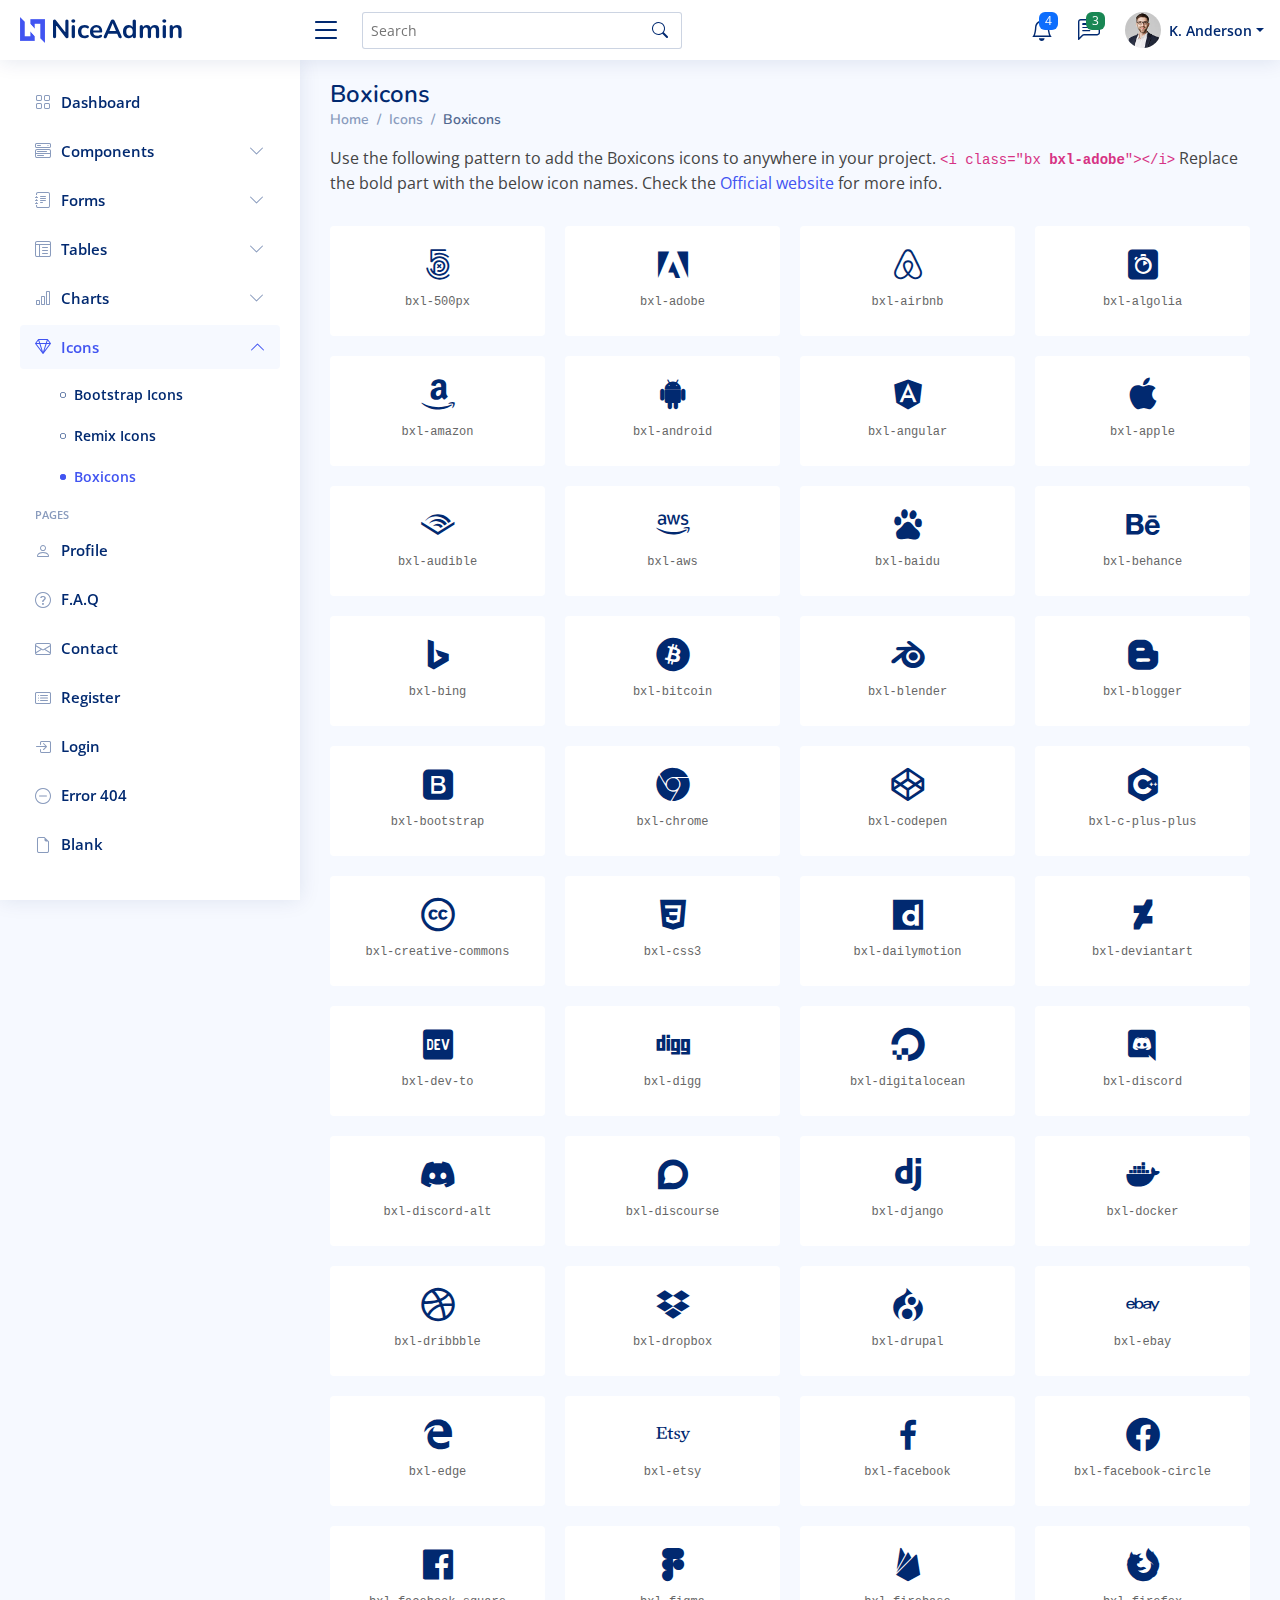
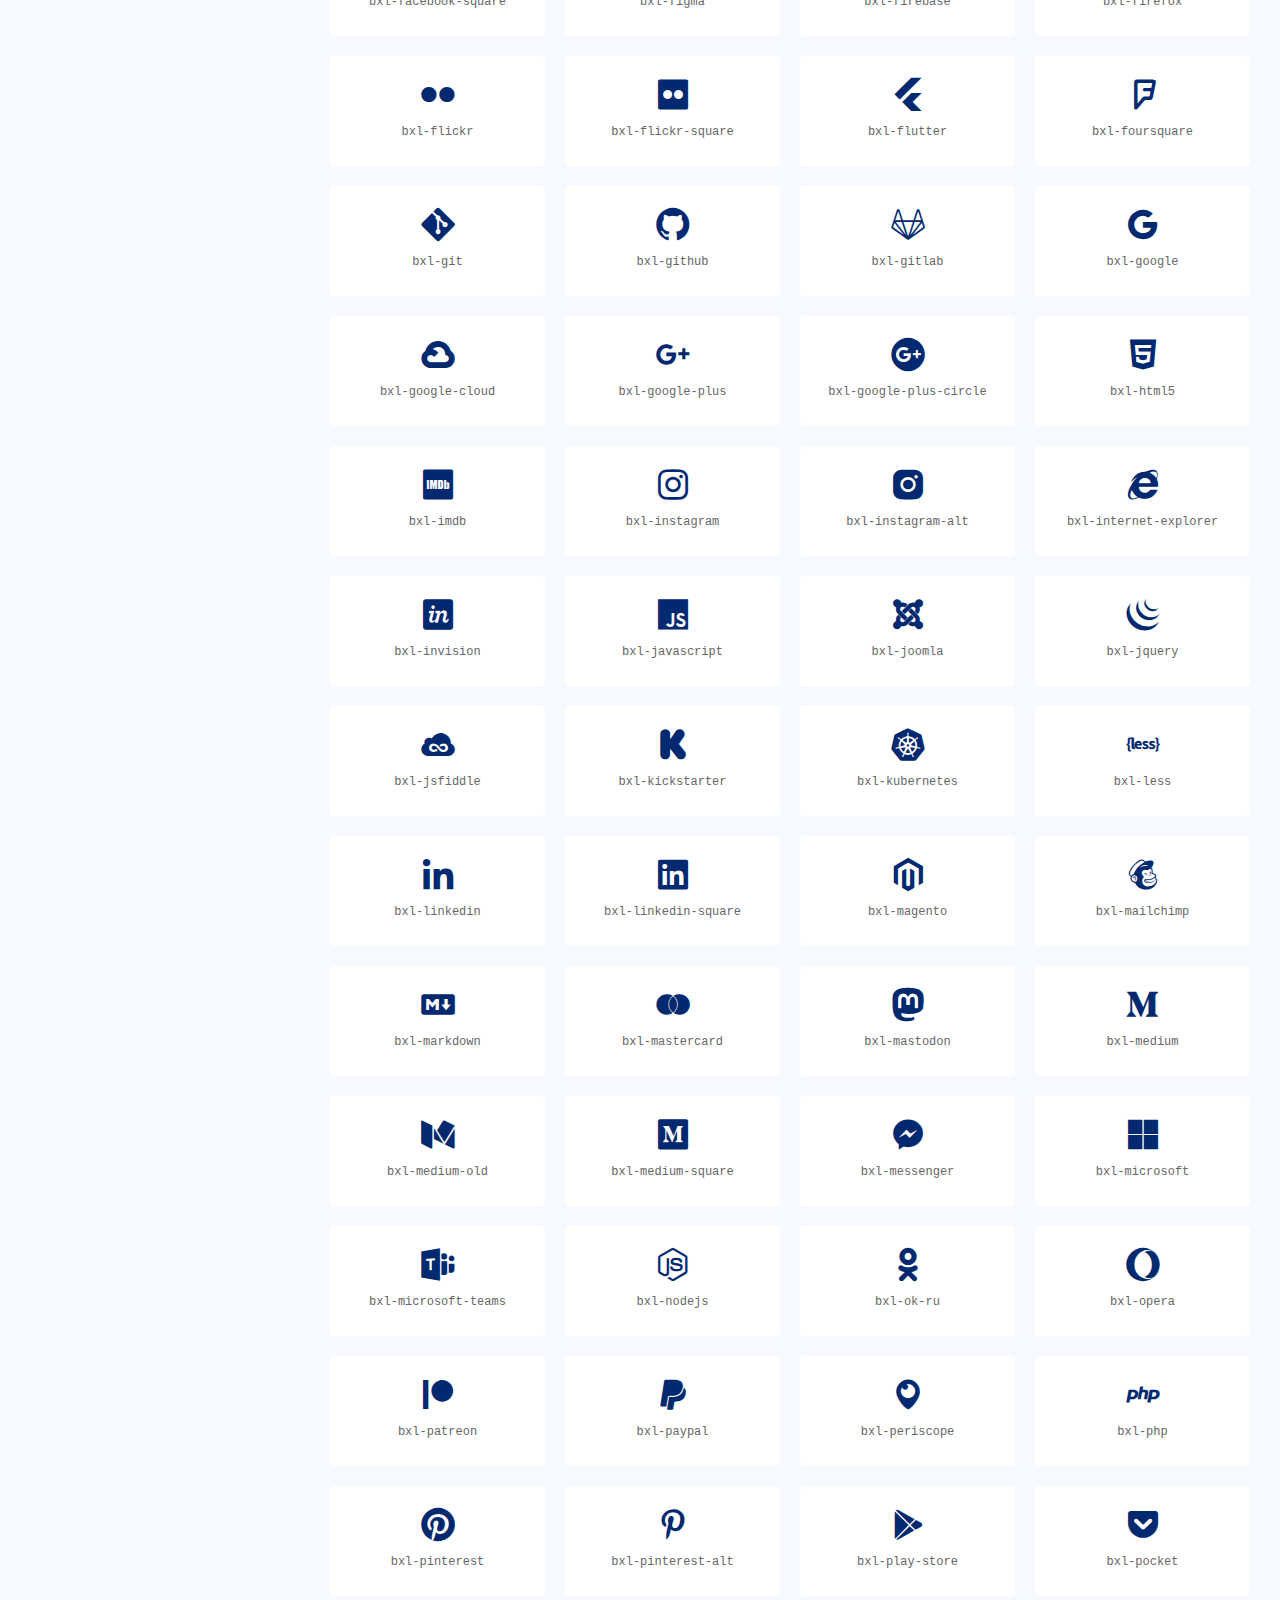
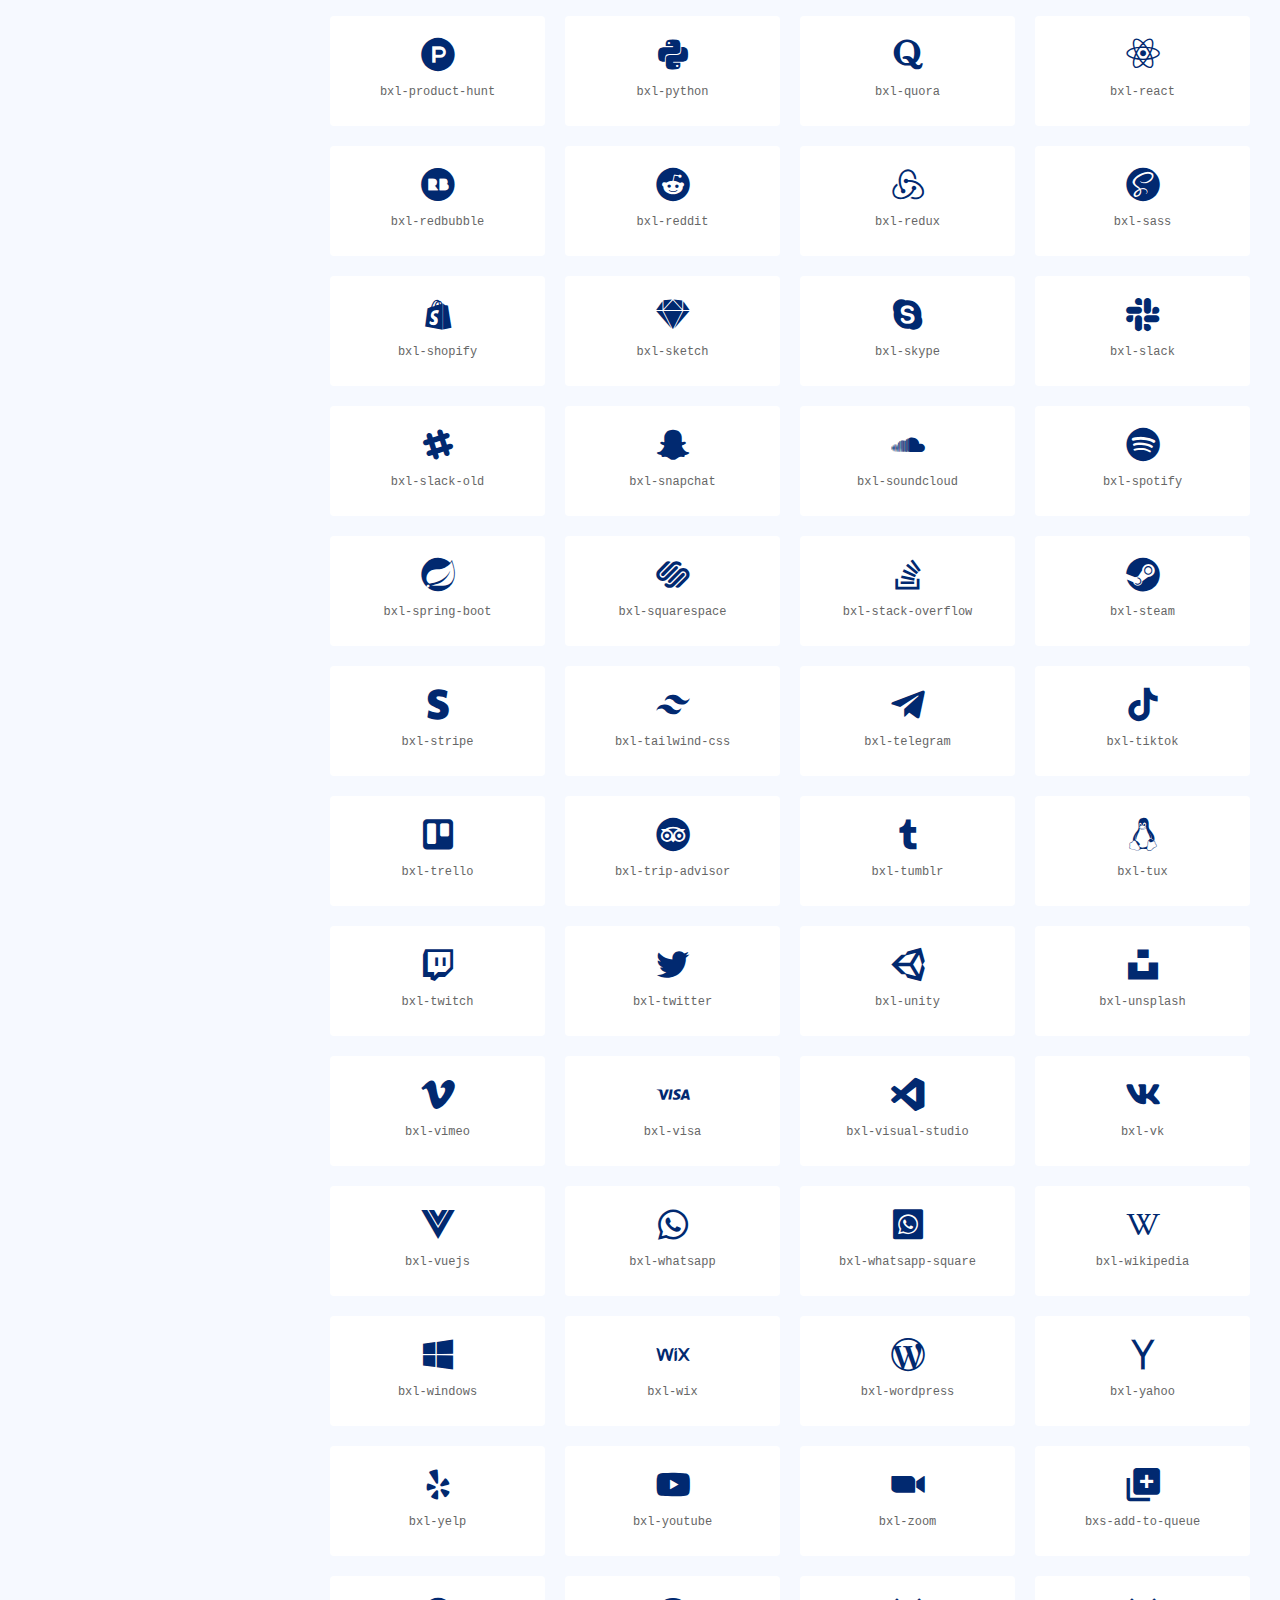
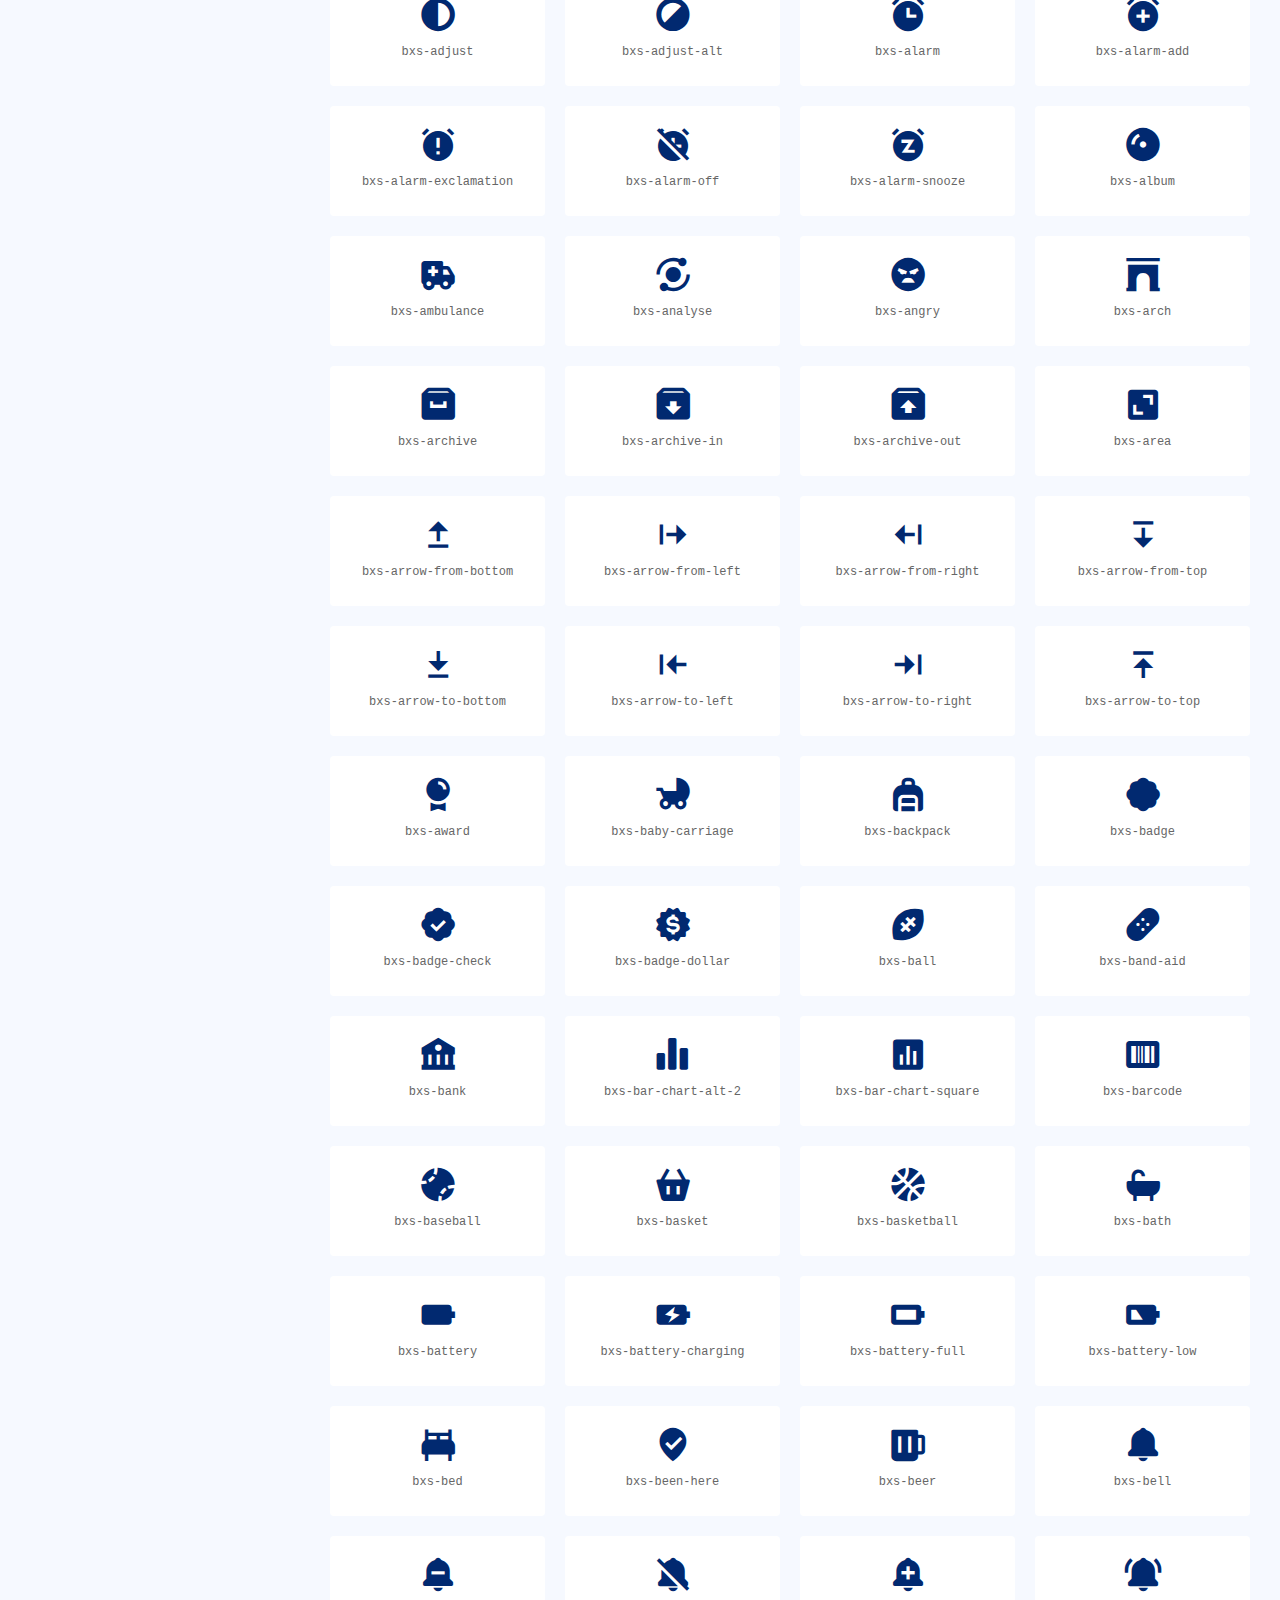
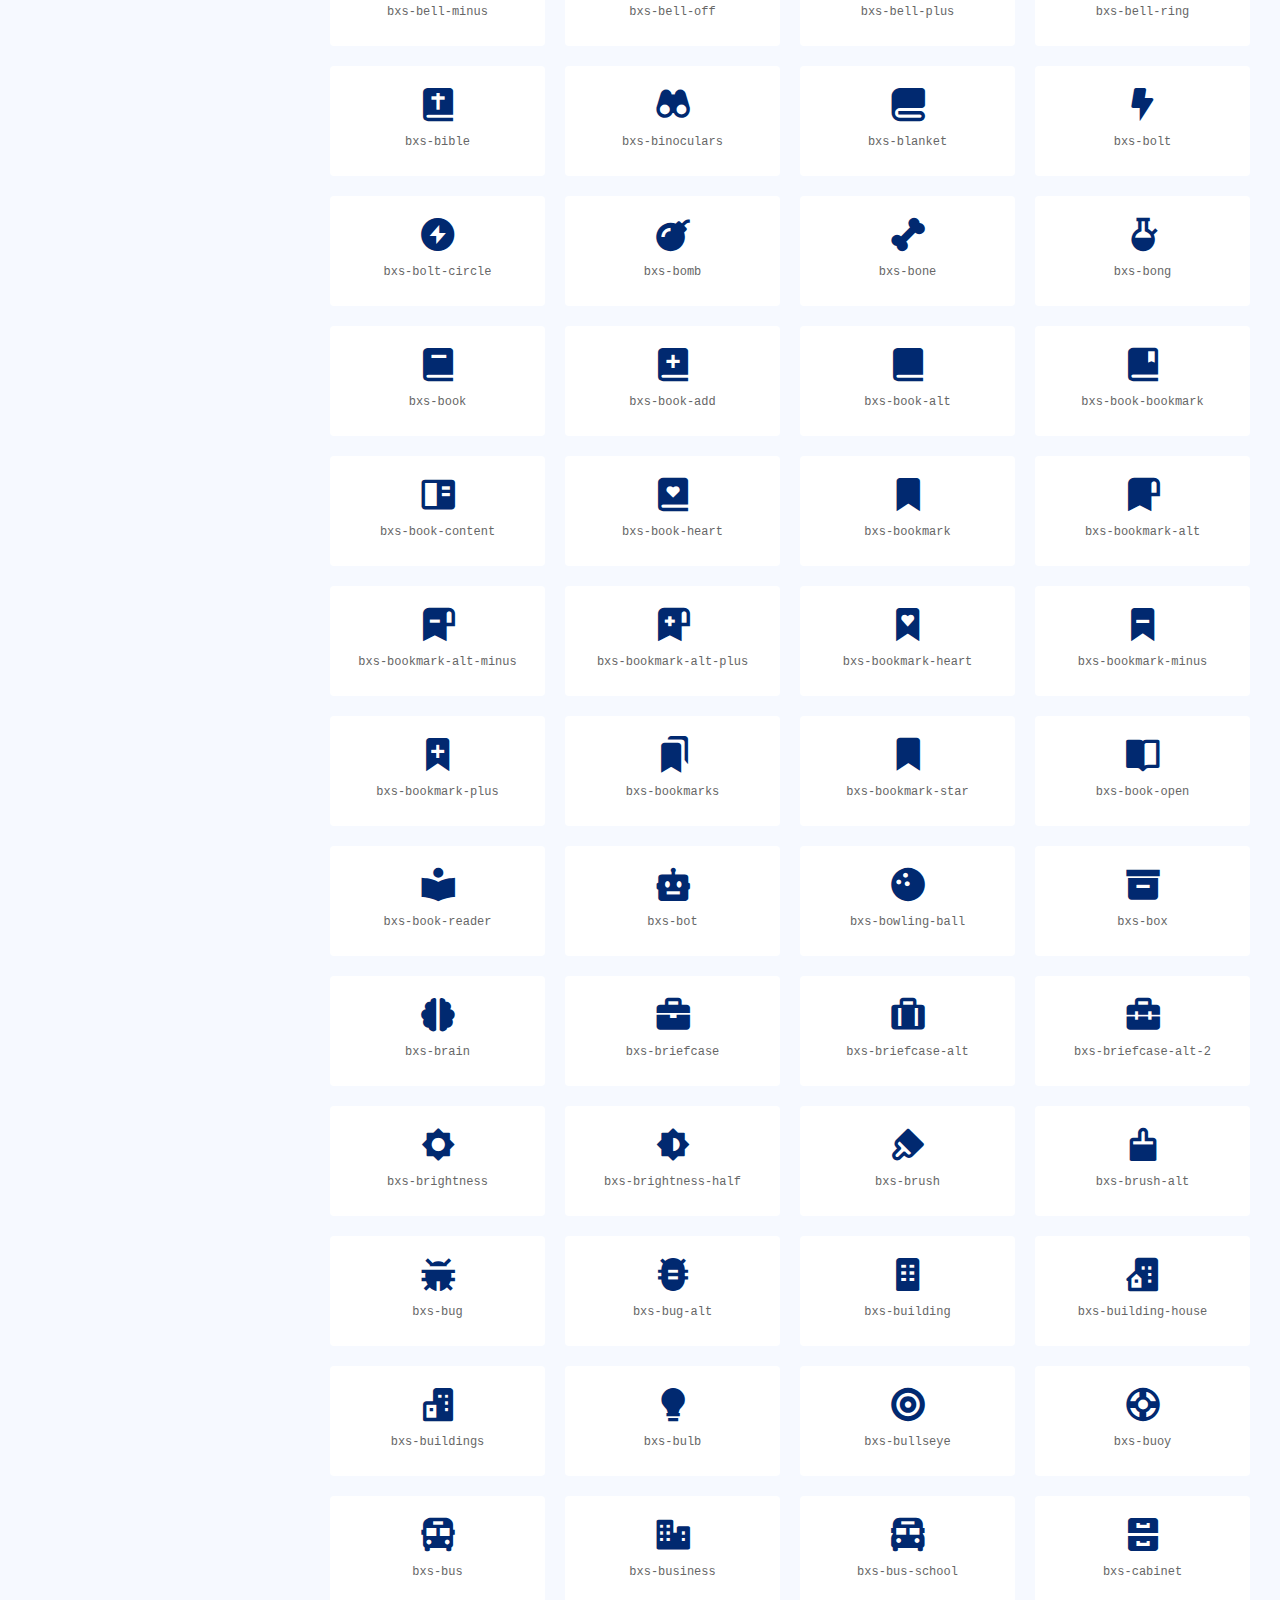
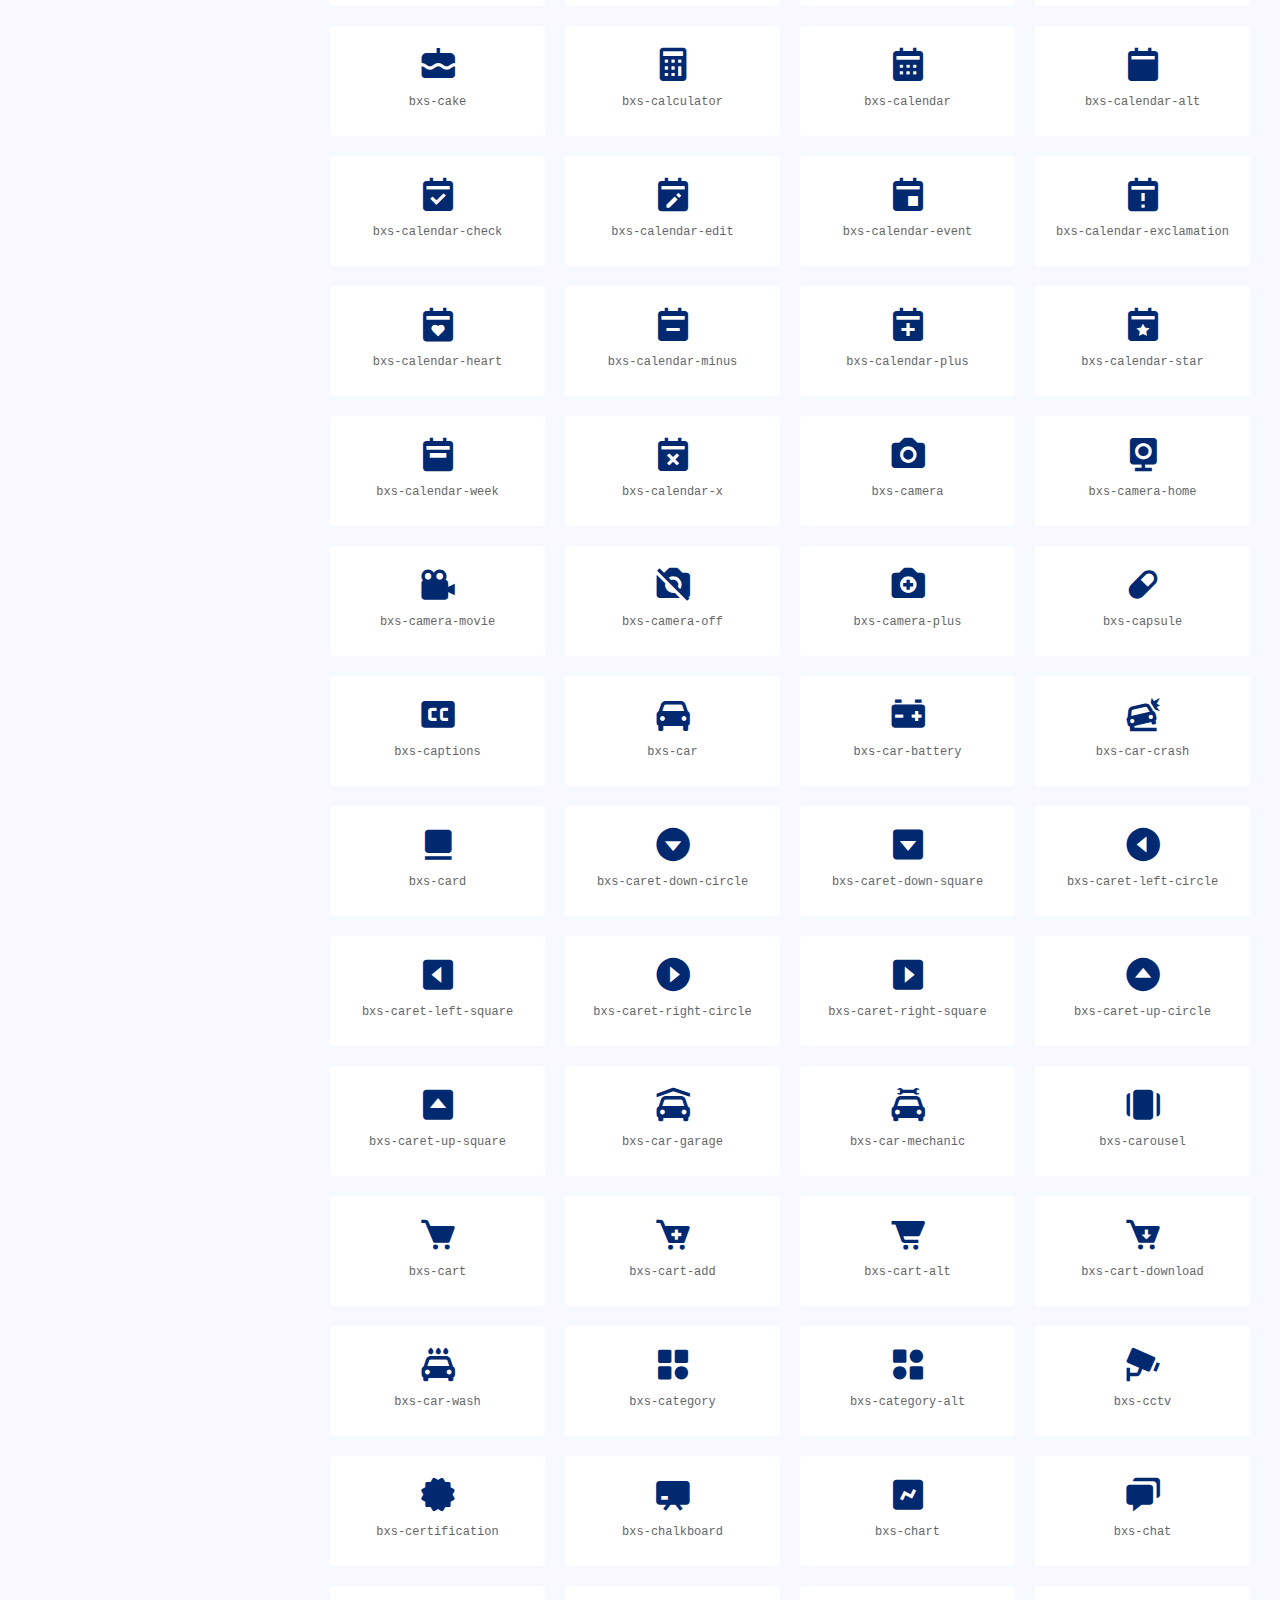
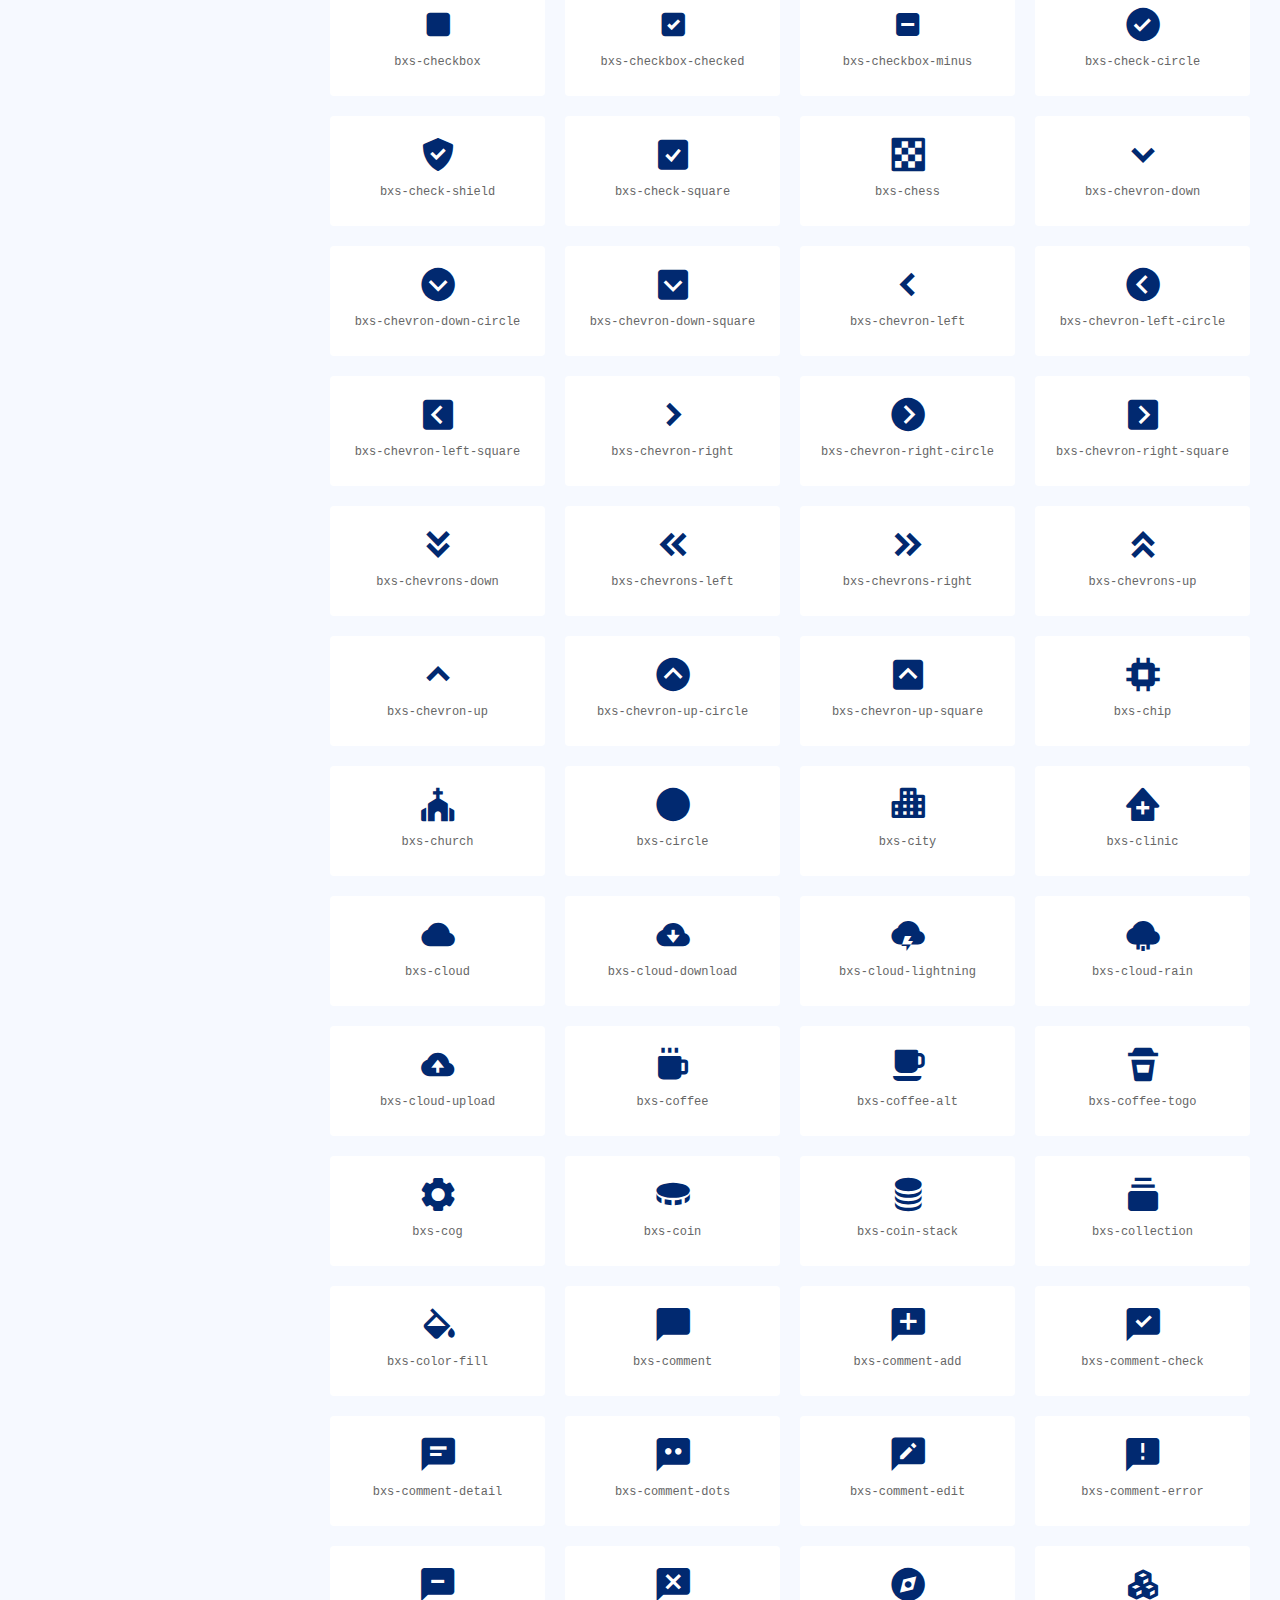
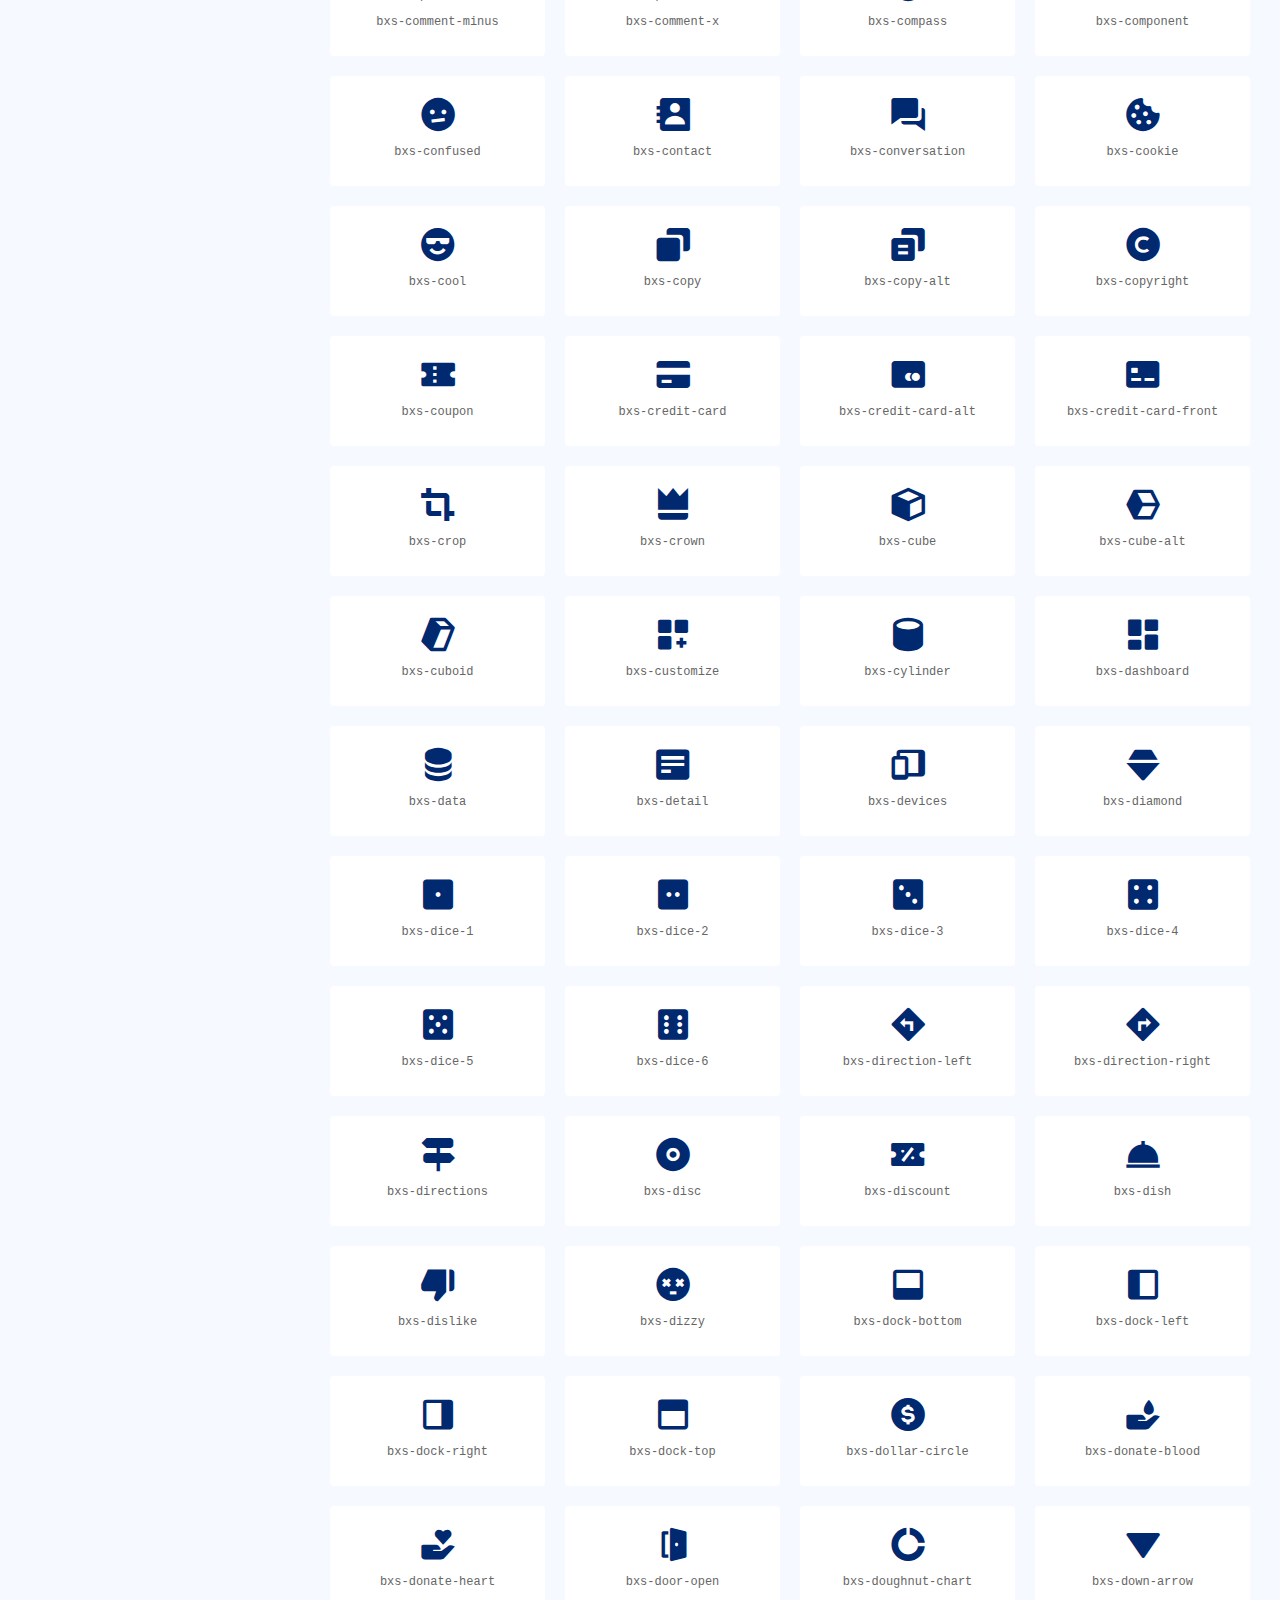
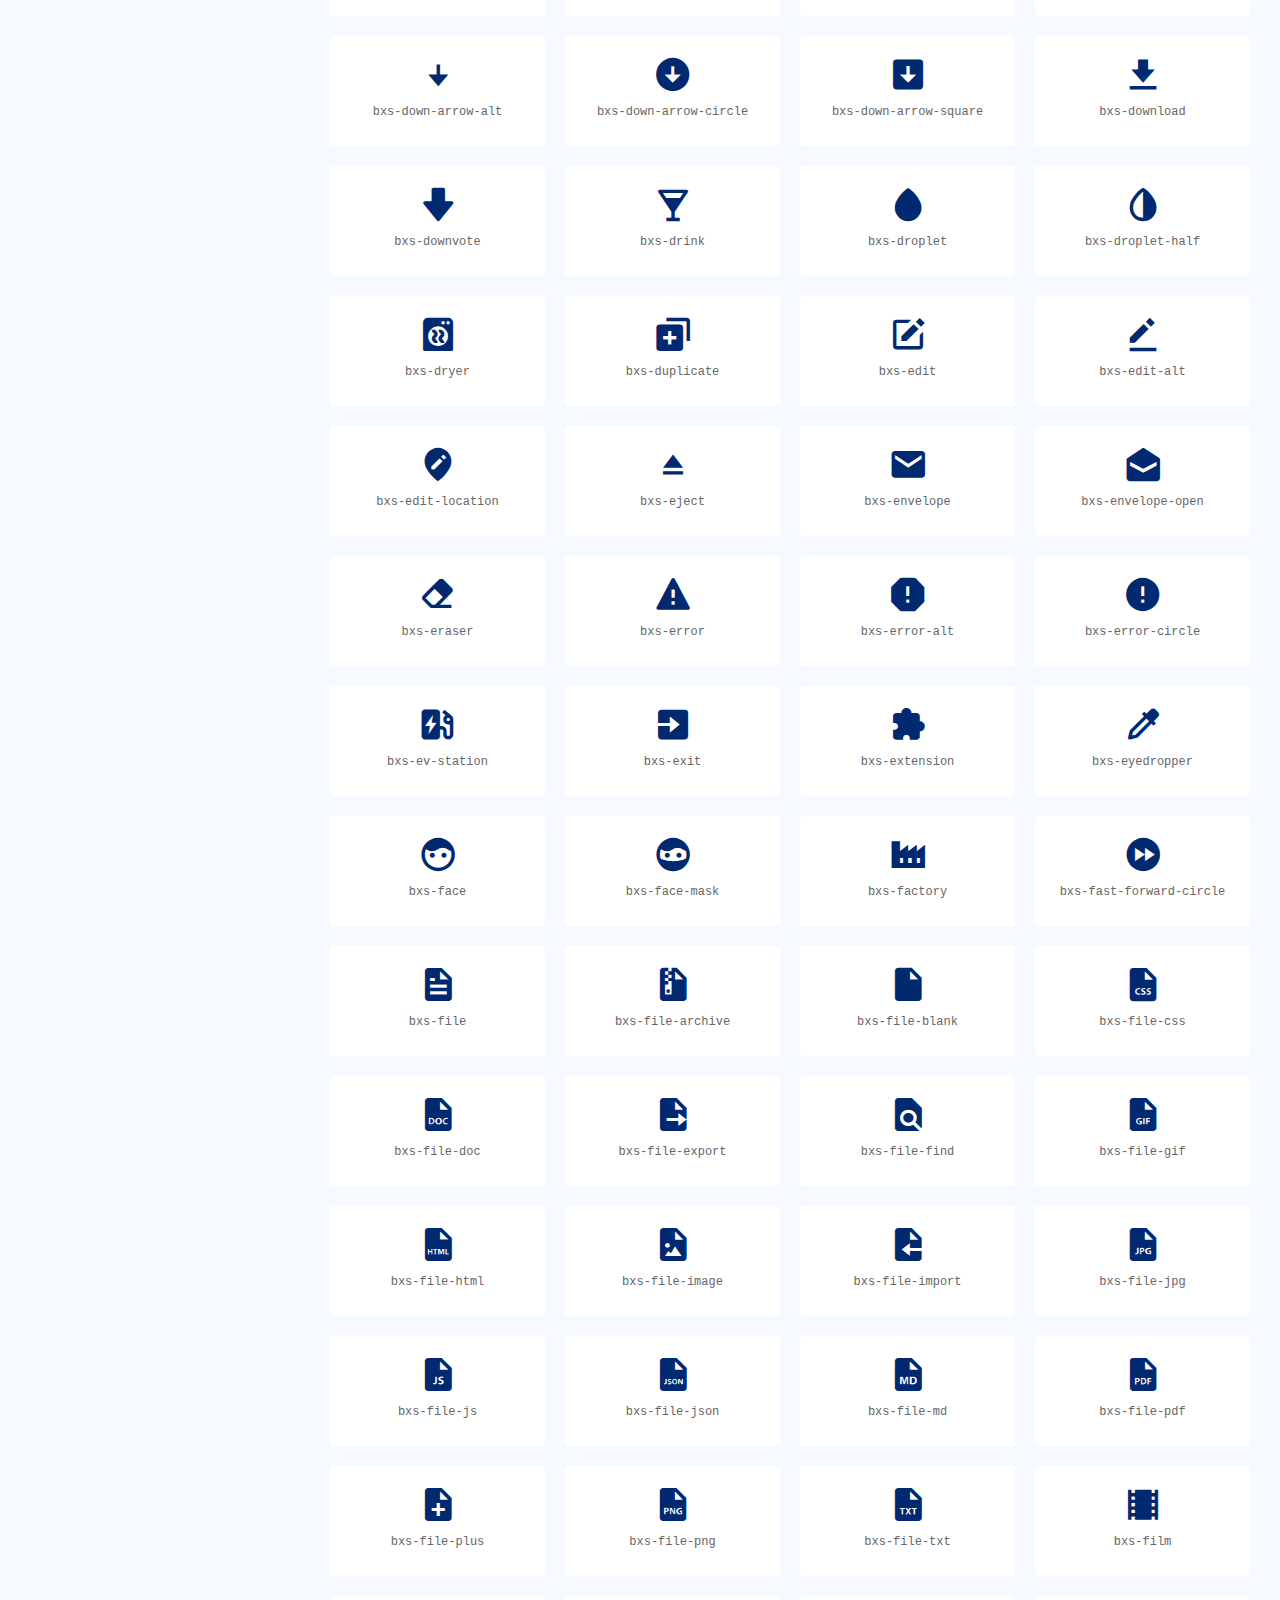
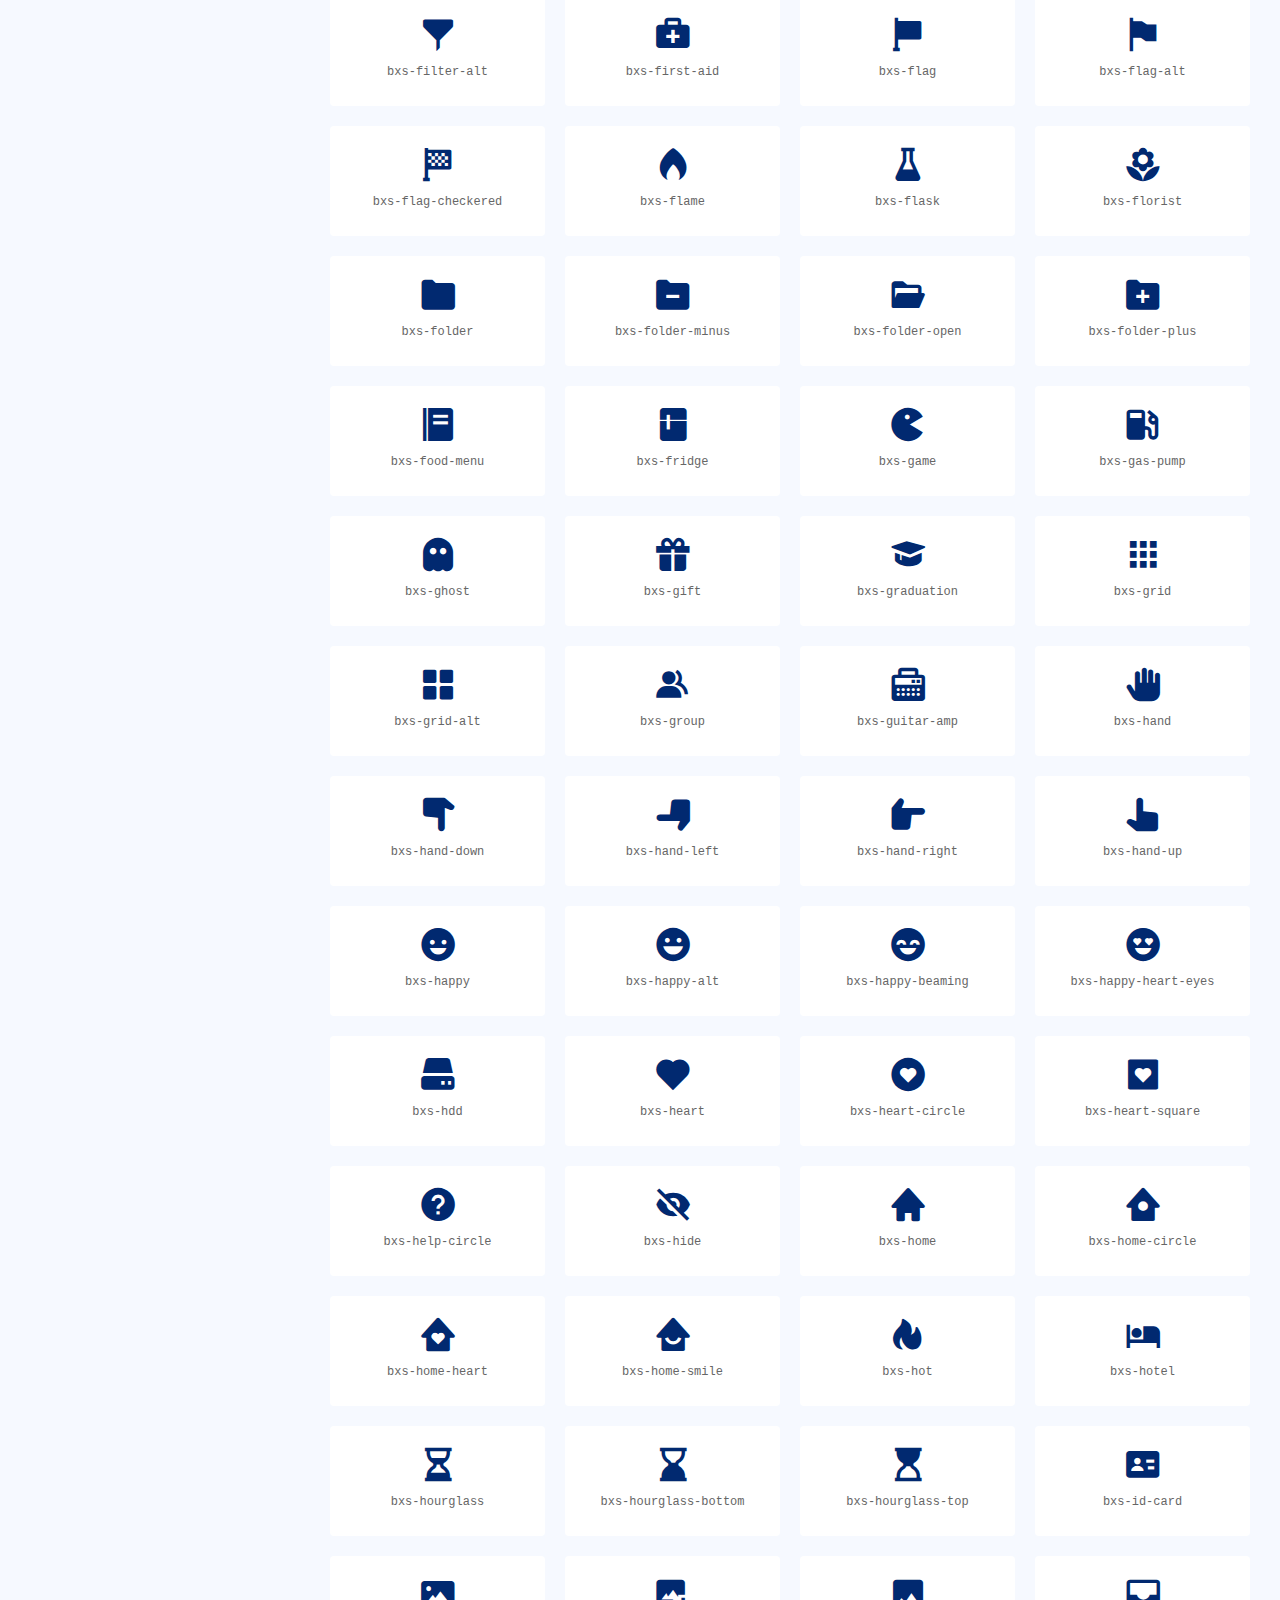
<file: icons-boxicons.html>
<!DOCTYPE html>
<html lang="en">

<head>
  <meta charset="utf-8">
  <meta content="width=device-width, initial-scale=1.0" name="viewport">

  <title>Icons / Boxicons - NiceAdmin Bootstrap Template</title>
  <meta content="" name="description">
  <meta content="" name="keywords">

  <!-- Favicons -->
  <link href="assets/img/favicon.png" rel="icon">
  <link href="assets/img/apple-touch-icon.png" rel="apple-touch-icon">

  <!-- Google Fonts -->
  <link href="https://fonts.gstatic.com" rel="preconnect">
  <link href="https://fonts.googleapis.com/css?family=Open+Sans:300,300i,400,400i,600,600i,700,700i|Nunito:300,300i,400,400i,600,600i,700,700i|Poppins:300,300i,400,400i,500,500i,600,600i,700,700i" rel="stylesheet">

  <!-- Vendor CSS Files -->
  <link href="assets/vendor/bootstrap/css/bootstrap.min.css" rel="stylesheet">
  <link href="assets/vendor/bootstrap-icons/bootstrap-icons.css" rel="stylesheet">
  <link href="assets/vendor/boxicons/css/boxicons.min.css" rel="stylesheet">
  <link href="assets/vendor/quill/quill.snow.css" rel="stylesheet">
  <link href="assets/vendor/quill/quill.bubble.css" rel="stylesheet">
  <link href="assets/vendor/remixicon/remixicon.css" rel="stylesheet">
  <link href="assets/vendor/simple-datatables/style.css" rel="stylesheet">

  <!-- Template Main CSS File -->
  <link href="assets/css/style.css" rel="stylesheet">

  <!-- =======================================================
  * Template Name: NiceAdmin - v2.5.0
  * Template URL: https://bootstrapmade.com/nice-admin-bootstrap-admin-html-template/
  * Author: BootstrapMade.com
  * License: https://bootstrapmade.com/license/
  ======================================================== -->
</head>

<body>

  <!-- ======= Header ======= -->
  <header id="header" class="header fixed-top d-flex align-items-center">

    <div class="d-flex align-items-center justify-content-between">
      <a href="index.html" class="logo d-flex align-items-center">
        <img src="assets/img/logo.png" alt="">
        <span class="d-none d-lg-block">NiceAdmin</span>
      </a>
      <i class="bi bi-list toggle-sidebar-btn"></i>
    </div><!-- End Logo -->

    <div class="search-bar">
      <form class="search-form d-flex align-items-center" method="POST" action="#">
        <input type="text" name="query" placeholder="Search" title="Enter search keyword">
        <button type="submit" title="Search"><i class="bi bi-search"></i></button>
      </form>
    </div><!-- End Search Bar -->

    <nav class="header-nav ms-auto">
      <ul class="d-flex align-items-center">

        <li class="nav-item d-block d-lg-none">
          <a class="nav-link nav-icon search-bar-toggle " href="#">
            <i class="bi bi-search"></i>
          </a>
        </li><!-- End Search Icon-->

        <li class="nav-item dropdown">

          <a class="nav-link nav-icon" href="#" data-bs-toggle="dropdown">
            <i class="bi bi-bell"></i>
            <span class="badge bg-primary badge-number">4</span>
          </a><!-- End Notification Icon -->

          <ul class="dropdown-menu dropdown-menu-end dropdown-menu-arrow notifications">
            <li class="dropdown-header">
              You have 4 new notifications
              <a href="#"><span class="badge rounded-pill bg-primary p-2 ms-2">View all</span></a>
            </li>
            <li>
              <hr class="dropdown-divider">
            </li>

            <li class="notification-item">
              <i class="bi bi-exclamation-circle text-warning"></i>
              <div>
                <h4>Lorem Ipsum</h4>
                <p>Quae dolorem earum veritatis oditseno</p>
                <p>30 min. ago</p>
              </div>
            </li>

            <li>
              <hr class="dropdown-divider">
            </li>

            <li class="notification-item">
              <i class="bi bi-x-circle text-danger"></i>
              <div>
                <h4>Atque rerum nesciunt</h4>
                <p>Quae dolorem earum veritatis oditseno</p>
                <p>1 hr. ago</p>
              </div>
            </li>

            <li>
              <hr class="dropdown-divider">
            </li>

            <li class="notification-item">
              <i class="bi bi-check-circle text-success"></i>
              <div>
                <h4>Sit rerum fuga</h4>
                <p>Quae dolorem earum veritatis oditseno</p>
                <p>2 hrs. ago</p>
              </div>
            </li>

            <li>
              <hr class="dropdown-divider">
            </li>

            <li class="notification-item">
              <i class="bi bi-info-circle text-primary"></i>
              <div>
                <h4>Dicta reprehenderit</h4>
                <p>Quae dolorem earum veritatis oditseno</p>
                <p>4 hrs. ago</p>
              </div>
            </li>

            <li>
              <hr class="dropdown-divider">
            </li>
            <li class="dropdown-footer">
              <a href="#">Show all notifications</a>
            </li>

          </ul><!-- End Notification Dropdown Items -->

        </li><!-- End Notification Nav -->

        <li class="nav-item dropdown">

          <a class="nav-link nav-icon" href="#" data-bs-toggle="dropdown">
            <i class="bi bi-chat-left-text"></i>
            <span class="badge bg-success badge-number">3</span>
          </a><!-- End Messages Icon -->

          <ul class="dropdown-menu dropdown-menu-end dropdown-menu-arrow messages">
            <li class="dropdown-header">
              You have 3 new messages
              <a href="#"><span class="badge rounded-pill bg-primary p-2 ms-2">View all</span></a>
            </li>
            <li>
              <hr class="dropdown-divider">
            </li>

            <li class="message-item">
              <a href="#">
                <img src="assets/img/messages-1.jpg" alt="" class="rounded-circle">
                <div>
                  <h4>Maria Hudson</h4>
                  <p>Velit asperiores et ducimus soluta repudiandae labore officia est ut...</p>
                  <p>4 hrs. ago</p>
                </div>
              </a>
            </li>
            <li>
              <hr class="dropdown-divider">
            </li>

            <li class="message-item">
              <a href="#">
                <img src="assets/img/messages-2.jpg" alt="" class="rounded-circle">
                <div>
                  <h4>Anna Nelson</h4>
                  <p>Velit asperiores et ducimus soluta repudiandae labore officia est ut...</p>
                  <p>6 hrs. ago</p>
                </div>
              </a>
            </li>
            <li>
              <hr class="dropdown-divider">
            </li>

            <li class="message-item">
              <a href="#">
                <img src="assets/img/messages-3.jpg" alt="" class="rounded-circle">
                <div>
                  <h4>David Muldon</h4>
                  <p>Velit asperiores et ducimus soluta repudiandae labore officia est ut...</p>
                  <p>8 hrs. ago</p>
                </div>
              </a>
            </li>
            <li>
              <hr class="dropdown-divider">
            </li>

            <li class="dropdown-footer">
              <a href="#">Show all messages</a>
            </li>

          </ul><!-- End Messages Dropdown Items -->

        </li><!-- End Messages Nav -->

        <li class="nav-item dropdown pe-3">

          <a class="nav-link nav-profile d-flex align-items-center pe-0" href="#" data-bs-toggle="dropdown">
            <img src="assets/img/profile-img.jpg" alt="Profile" class="rounded-circle">
            <span class="d-none d-md-block dropdown-toggle ps-2">K. Anderson</span>
          </a><!-- End Profile Iamge Icon -->

          <ul class="dropdown-menu dropdown-menu-end dropdown-menu-arrow profile">
            <li class="dropdown-header">
              <h6>Kevin Anderson</h6>
              <span>Web Designer</span>
            </li>
            <li>
              <hr class="dropdown-divider">
            </li>

            <li>
              <a class="dropdown-item d-flex align-items-center" href="users-profile.html">
                <i class="bi bi-person"></i>
                <span>My Profile</span>
              </a>
            </li>
            <li>
              <hr class="dropdown-divider">
            </li>

            <li>
              <a class="dropdown-item d-flex align-items-center" href="users-profile.html">
                <i class="bi bi-gear"></i>
                <span>Account Settings</span>
              </a>
            </li>
            <li>
              <hr class="dropdown-divider">
            </li>

            <li>
              <a class="dropdown-item d-flex align-items-center" href="pages-faq.html">
                <i class="bi bi-question-circle"></i>
                <span>Need Help?</span>
              </a>
            </li>
            <li>
              <hr class="dropdown-divider">
            </li>

            <li>
              <a class="dropdown-item d-flex align-items-center" href="#">
                <i class="bi bi-box-arrow-right"></i>
                <span>Sign Out</span>
              </a>
            </li>

          </ul><!-- End Profile Dropdown Items -->
        </li><!-- End Profile Nav -->

      </ul>
    </nav><!-- End Icons Navigation -->

  </header><!-- End Header -->

  <!-- ======= Sidebar ======= -->
  <aside id="sidebar" class="sidebar">

    <ul class="sidebar-nav" id="sidebar-nav">

      <li class="nav-item">
        <a class="nav-link collapsed" href="index.html">
          <i class="bi bi-grid"></i>
          <span>Dashboard</span>
        </a>
      </li><!-- End Dashboard Nav -->

      <li class="nav-item">
        <a class="nav-link collapsed" data-bs-target="#components-nav" data-bs-toggle="collapse" href="#">
          <i class="bi bi-menu-button-wide"></i><span>Components</span><i class="bi bi-chevron-down ms-auto"></i>
        </a>
        <ul id="components-nav" class="nav-content collapse " data-bs-parent="#sidebar-nav">
          <li>
            <a href="components-alerts.html">
              <i class="bi bi-circle"></i><span>Alerts</span>
            </a>
          </li>
          <li>
            <a href="components-accordion.html">
              <i class="bi bi-circle"></i><span>Accordion</span>
            </a>
          </li>
          <li>
            <a href="components-badges.html">
              <i class="bi bi-circle"></i><span>Badges</span>
            </a>
          </li>
          <li>
            <a href="components-breadcrumbs.html">
              <i class="bi bi-circle"></i><span>Breadcrumbs</span>
            </a>
          </li>
          <li>
            <a href="components-buttons.html">
              <i class="bi bi-circle"></i><span>Buttons</span>
            </a>
          </li>
          <li>
            <a href="components-cards.html">
              <i class="bi bi-circle"></i><span>Cards</span>
            </a>
          </li>
          <li>
            <a href="components-carousel.html">
              <i class="bi bi-circle"></i><span>Carousel</span>
            </a>
          </li>
          <li>
            <a href="components-list-group.html">
              <i class="bi bi-circle"></i><span>List group</span>
            </a>
          </li>
          <li>
            <a href="components-modal.html">
              <i class="bi bi-circle"></i><span>Modal</span>
            </a>
          </li>
          <li>
            <a href="components-tabs.html">
              <i class="bi bi-circle"></i><span>Tabs</span>
            </a>
          </li>
          <li>
            <a href="components-pagination.html">
              <i class="bi bi-circle"></i><span>Pagination</span>
            </a>
          </li>
          <li>
            <a href="components-progress.html">
              <i class="bi bi-circle"></i><span>Progress</span>
            </a>
          </li>
          <li>
            <a href="components-spinners.html">
              <i class="bi bi-circle"></i><span>Spinners</span>
            </a>
          </li>
          <li>
            <a href="components-tooltips.html">
              <i class="bi bi-circle"></i><span>Tooltips</span>
            </a>
          </li>
        </ul>
      </li><!-- End Components Nav -->

      <li class="nav-item">
        <a class="nav-link collapsed" data-bs-target="#forms-nav" data-bs-toggle="collapse" href="#">
          <i class="bi bi-journal-text"></i><span>Forms</span><i class="bi bi-chevron-down ms-auto"></i>
        </a>
        <ul id="forms-nav" class="nav-content collapse " data-bs-parent="#sidebar-nav">
          <li>
            <a href="forms-elements.html">
              <i class="bi bi-circle"></i><span>Form Elements</span>
            </a>
          </li>
          <li>
            <a href="forms-layouts.html">
              <i class="bi bi-circle"></i><span>Form Layouts</span>
            </a>
          </li>
          <li>
            <a href="forms-editors.html">
              <i class="bi bi-circle"></i><span>Form Editors</span>
            </a>
          </li>
          <li>
            <a href="forms-validation.html">
              <i class="bi bi-circle"></i><span>Form Validation</span>
            </a>
          </li>
        </ul>
      </li><!-- End Forms Nav -->

      <li class="nav-item">
        <a class="nav-link collapsed" data-bs-target="#tables-nav" data-bs-toggle="collapse" href="#">
          <i class="bi bi-layout-text-window-reverse"></i><span>Tables</span><i class="bi bi-chevron-down ms-auto"></i>
        </a>
        <ul id="tables-nav" class="nav-content collapse " data-bs-parent="#sidebar-nav">
          <li>
            <a href="tables-general.html">
              <i class="bi bi-circle"></i><span>General Tables</span>
            </a>
          </li>
          <li>
            <a href="tables-data.html">
              <i class="bi bi-circle"></i><span>Data Tables</span>
            </a>
          </li>
        </ul>
      </li><!-- End Tables Nav -->

      <li class="nav-item">
        <a class="nav-link collapsed" data-bs-target="#charts-nav" data-bs-toggle="collapse" href="#">
          <i class="bi bi-bar-chart"></i><span>Charts</span><i class="bi bi-chevron-down ms-auto"></i>
        </a>
        <ul id="charts-nav" class="nav-content collapse " data-bs-parent="#sidebar-nav">
          <li>
            <a href="charts-chartjs.html">
              <i class="bi bi-circle"></i><span>Chart.js</span>
            </a>
          </li>
          <li>
            <a href="charts-apexcharts.html">
              <i class="bi bi-circle"></i><span>ApexCharts</span>
            </a>
          </li>
          <li>
            <a href="charts-echarts.html">
              <i class="bi bi-circle"></i><span>ECharts</span>
            </a>
          </li>
        </ul>
      </li><!-- End Charts Nav -->

      <li class="nav-item">
        <a class="nav-link " data-bs-target="#icons-nav" data-bs-toggle="collapse" href="#">
          <i class="bi bi-gem"></i><span>Icons</span><i class="bi bi-chevron-down ms-auto"></i>
        </a>
        <ul id="icons-nav" class="nav-content collapse show" data-bs-parent="#sidebar-nav">
          <li>
            <a href="icons-bootstrap.html">
              <i class="bi bi-circle"></i><span>Bootstrap Icons</span>
            </a>
          </li>
          <li>
            <a href="icons-remix.html">
              <i class="bi bi-circle"></i><span>Remix Icons</span>
            </a>
          </li>
          <li>
            <a href="icons-boxicons.html" class="active">
              <i class="bi bi-circle"></i><span>Boxicons</span>
            </a>
          </li>
        </ul>
      </li><!-- End Icons Nav -->

      <li class="nav-heading">Pages</li>

      <li class="nav-item">
        <a class="nav-link collapsed" href="users-profile.html">
          <i class="bi bi-person"></i>
          <span>Profile</span>
        </a>
      </li><!-- End Profile Page Nav -->

      <li class="nav-item">
        <a class="nav-link collapsed" href="pages-faq.html">
          <i class="bi bi-question-circle"></i>
          <span>F.A.Q</span>
        </a>
      </li><!-- End F.A.Q Page Nav -->

      <li class="nav-item">
        <a class="nav-link collapsed" href="pages-contact.html">
          <i class="bi bi-envelope"></i>
          <span>Contact</span>
        </a>
      </li><!-- End Contact Page Nav -->

      <li class="nav-item">
        <a class="nav-link collapsed" href="pages-register.html">
          <i class="bi bi-card-list"></i>
          <span>Register</span>
        </a>
      </li><!-- End Register Page Nav -->

      <li class="nav-item">
        <a class="nav-link collapsed" href="pages-login.html">
          <i class="bi bi-box-arrow-in-right"></i>
          <span>Login</span>
        </a>
      </li><!-- End Login Page Nav -->

      <li class="nav-item">
        <a class="nav-link collapsed" href="pages-error-404.html">
          <i class="bi bi-dash-circle"></i>
          <span>Error 404</span>
        </a>
      </li><!-- End Error 404 Page Nav -->

      <li class="nav-item">
        <a class="nav-link collapsed" href="pages-blank.html">
          <i class="bi bi-file-earmark"></i>
          <span>Blank</span>
        </a>
      </li><!-- End Blank Page Nav -->

    </ul>

  </aside><!-- End Sidebar-->

  <main id="main" class="main">

    <div class="pagetitle">
      <h1>Boxicons</h1>
      <nav>
        <ol class="breadcrumb">
          <li class="breadcrumb-item"><a href="index.html">Home</a></li>
          <li class="breadcrumb-item">Icons</li>
          <li class="breadcrumb-item active">Boxicons</li>
        </ol>
      </nav>
    </div><!-- End Page Title -->

    <section class="section">
      <p>
        Use the following pattern to add the Boxicons icons to anywhere in your project. <code>&lt;i class=&quot;bx <strong>bxl-adobe</strong>&quot;&gt;&lt;/i&gt;</code> Replace the bold part with the below icon names.
        Check the <a href="https://boxicons.com/" target="_blank">Official website</a> for more info.
      </p>

      <div class="iconslist">

        <div class="icon">
          <i class="bx bxl-500px"></i>
          <div class="label">bxl-500px</div>
        </div>
        <div class="icon">
          <i class="bx bxl-adobe"></i>
          <div class="label">bxl-adobe</div>
        </div>
        <div class="icon">
          <i class="bx bxl-airbnb"></i>
          <div class="label">bxl-airbnb</div>
        </div>
        <div class="icon">
          <i class="bx bxl-algolia"></i>
          <div class="label">bxl-algolia</div>
        </div>
        <div class="icon">
          <i class="bx bxl-amazon"></i>
          <div class="label">bxl-amazon</div>
        </div>
        <div class="icon">
          <i class="bx bxl-android"></i>
          <div class="label">bxl-android</div>
        </div>
        <div class="icon">
          <i class="bx bxl-angular"></i>
          <div class="label">bxl-angular</div>
        </div>
        <div class="icon">
          <i class="bx bxl-apple"></i>
          <div class="label">bxl-apple</div>
        </div>
        <div class="icon">
          <i class="bx bxl-audible"></i>
          <div class="label">bxl-audible</div>
        </div>
        <div class="icon">
          <i class="bx bxl-aws"></i>
          <div class="label">bxl-aws</div>
        </div>
        <div class="icon">
          <i class="bx bxl-baidu"></i>
          <div class="label">bxl-baidu</div>
        </div>
        <div class="icon">
          <i class="bx bxl-behance"></i>
          <div class="label">bxl-behance</div>
        </div>
        <div class="icon">
          <i class="bx bxl-bing"></i>
          <div class="label">bxl-bing</div>
        </div>
        <div class="icon">
          <i class="bx bxl-bitcoin"></i>
          <div class="label">bxl-bitcoin</div>
        </div>
        <div class="icon">
          <i class="bx bxl-blender"></i>
          <div class="label">bxl-blender</div>
        </div>
        <div class="icon">
          <i class="bx bxl-blogger"></i>
          <div class="label">bxl-blogger</div>
        </div>
        <div class="icon">
          <i class="bx bxl-bootstrap"></i>
          <div class="label">bxl-bootstrap</div>
        </div>
        <div class="icon">
          <i class="bx bxl-chrome"></i>
          <div class="label">bxl-chrome</div>
        </div>
        <div class="icon">
          <i class="bx bxl-codepen"></i>
          <div class="label">bxl-codepen</div>
        </div>
        <div class="icon">
          <i class="bx bxl-c-plus-plus"></i>
          <div class="label">bxl-c-plus-plus</div>
        </div>
        <div class="icon">
          <i class="bx bxl-creative-commons"></i>
          <div class="label">bxl-creative-commons</div>
        </div>
        <div class="icon">
          <i class="bx bxl-css3"></i>
          <div class="label">bxl-css3</div>
        </div>
        <div class="icon">
          <i class="bx bxl-dailymotion"></i>
          <div class="label">bxl-dailymotion</div>
        </div>
        <div class="icon">
          <i class="bx bxl-deviantart"></i>
          <div class="label">bxl-deviantart</div>
        </div>
        <div class="icon">
          <i class="bx bxl-dev-to"></i>
          <div class="label">bxl-dev-to</div>
        </div>
        <div class="icon">
          <i class="bx bxl-digg"></i>
          <div class="label">bxl-digg</div>
        </div>
        <div class="icon">
          <i class="bx bxl-digitalocean"></i>
          <div class="label">bxl-digitalocean</div>
        </div>
        <div class="icon">
          <i class="bx bxl-discord"></i>
          <div class="label">bxl-discord</div>
        </div>
        <div class="icon">
          <i class="bx bxl-discord-alt"></i>
          <div class="label">bxl-discord-alt</div>
        </div>
        <div class="icon">
          <i class="bx bxl-discourse"></i>
          <div class="label">bxl-discourse</div>
        </div>
        <div class="icon">
          <i class="bx bxl-django"></i>
          <div class="label">bxl-django</div>
        </div>
        <div class="icon">
          <i class="bx bxl-docker"></i>
          <div class="label">bxl-docker</div>
        </div>
        <div class="icon">
          <i class="bx bxl-dribbble"></i>
          <div class="label">bxl-dribbble</div>
        </div>
        <div class="icon">
          <i class="bx bxl-dropbox"></i>
          <div class="label">bxl-dropbox</div>
        </div>
        <div class="icon">
          <i class="bx bxl-drupal"></i>
          <div class="label">bxl-drupal</div>
        </div>
        <div class="icon">
          <i class="bx bxl-ebay"></i>
          <div class="label">bxl-ebay</div>
        </div>
        <div class="icon">
          <i class="bx bxl-edge"></i>
          <div class="label">bxl-edge</div>
        </div>
        <div class="icon">
          <i class="bx bxl-etsy"></i>
          <div class="label">bxl-etsy</div>
        </div>
        <div class="icon">
          <i class="bx bxl-facebook"></i>
          <div class="label">bxl-facebook</div>
        </div>
        <div class="icon">
          <i class="bx bxl-facebook-circle"></i>
          <div class="label">bxl-facebook-circle</div>
        </div>
        <div class="icon">
          <i class="bx bxl-facebook-square"></i>
          <div class="label">bxl-facebook-square</div>
        </div>
        <div class="icon">
          <i class="bx bxl-figma"></i>
          <div class="label">bxl-figma</div>
        </div>
        <div class="icon">
          <i class="bx bxl-firebase"></i>
          <div class="label">bxl-firebase</div>
        </div>
        <div class="icon">
          <i class="bx bxl-firefox"></i>
          <div class="label">bxl-firefox</div>
        </div>
        <div class="icon">
          <i class="bx bxl-flickr"></i>
          <div class="label">bxl-flickr</div>
        </div>
        <div class="icon">
          <i class="bx bxl-flickr-square"></i>
          <div class="label">bxl-flickr-square</div>
        </div>
        <div class="icon">
          <i class="bx bxl-flutter"></i>
          <div class="label">bxl-flutter</div>
        </div>
        <div class="icon">
          <i class="bx bxl-foursquare"></i>
          <div class="label">bxl-foursquare</div>
        </div>
        <div class="icon">
          <i class="bx bxl-git"></i>
          <div class="label">bxl-git</div>
        </div>
        <div class="icon">
          <i class="bx bxl-github"></i>
          <div class="label">bxl-github</div>
        </div>
        <div class="icon">
          <i class="bx bxl-gitlab"></i>
          <div class="label">bxl-gitlab</div>
        </div>
        <div class="icon">
          <i class="bx bxl-google"></i>
          <div class="label">bxl-google</div>
        </div>
        <div class="icon">
          <i class="bx bxl-google-cloud"></i>
          <div class="label">bxl-google-cloud</div>
        </div>
        <div class="icon">
          <i class="bx bxl-google-plus"></i>
          <div class="label">bxl-google-plus</div>
        </div>
        <div class="icon">
          <i class="bx bxl-google-plus-circle"></i>
          <div class="label">bxl-google-plus-circle</div>
        </div>
        <div class="icon">
          <i class="bx bxl-html5"></i>
          <div class="label">bxl-html5</div>
        </div>
        <div class="icon">
          <i class="bx bxl-imdb"></i>
          <div class="label">bxl-imdb</div>
        </div>
        <div class="icon">
          <i class="bx bxl-instagram"></i>
          <div class="label">bxl-instagram</div>
        </div>
        <div class="icon">
          <i class="bx bxl-instagram-alt"></i>
          <div class="label">bxl-instagram-alt</div>
        </div>
        <div class="icon">
          <i class="bx bxl-internet-explorer"></i>
          <div class="label">bxl-internet-explorer</div>
        </div>
        <div class="icon">
          <i class="bx bxl-invision"></i>
          <div class="label">bxl-invision</div>
        </div>
        <div class="icon">
          <i class="bx bxl-javascript"></i>
          <div class="label">bxl-javascript</div>
        </div>
        <div class="icon">
          <i class="bx bxl-joomla"></i>
          <div class="label">bxl-joomla</div>
        </div>
        <div class="icon">
          <i class="bx bxl-jquery"></i>
          <div class="label">bxl-jquery</div>
        </div>
        <div class="icon">
          <i class="bx bxl-jsfiddle"></i>
          <div class="label">bxl-jsfiddle</div>
        </div>
        <div class="icon">
          <i class="bx bxl-kickstarter"></i>
          <div class="label">bxl-kickstarter</div>
        </div>
        <div class="icon">
          <i class="bx bxl-kubernetes"></i>
          <div class="label">bxl-kubernetes</div>
        </div>
        <div class="icon">
          <i class="bx bxl-less"></i>
          <div class="label">bxl-less</div>
        </div>
        <div class="icon">
          <i class="bx bxl-linkedin"></i>
          <div class="label">bxl-linkedin</div>
        </div>
        <div class="icon">
          <i class="bx bxl-linkedin-square"></i>
          <div class="label">bxl-linkedin-square</div>
        </div>
        <div class="icon">
          <i class="bx bxl-magento"></i>
          <div class="label">bxl-magento</div>
        </div>
        <div class="icon">
          <i class="bx bxl-mailchimp"></i>
          <div class="label">bxl-mailchimp</div>
        </div>
        <div class="icon">
          <i class="bx bxl-markdown"></i>
          <div class="label">bxl-markdown</div>
        </div>
        <div class="icon">
          <i class="bx bxl-mastercard"></i>
          <div class="label">bxl-mastercard</div>
        </div>
        <div class="icon">
          <i class="bx bxl-mastodon"></i>
          <div class="label">bxl-mastodon</div>
        </div>
        <div class="icon">
          <i class="bx bxl-medium"></i>
          <div class="label">bxl-medium</div>
        </div>
        <div class="icon">
          <i class="bx bxl-medium-old"></i>
          <div class="label">bxl-medium-old</div>
        </div>
        <div class="icon">
          <i class="bx bxl-medium-square"></i>
          <div class="label">bxl-medium-square</div>
        </div>
        <div class="icon">
          <i class="bx bxl-messenger"></i>
          <div class="label">bxl-messenger</div>
        </div>
        <div class="icon">
          <i class="bx bxl-microsoft"></i>
          <div class="label">bxl-microsoft</div>
        </div>
        <div class="icon">
          <i class="bx bxl-microsoft-teams"></i>
          <div class="label">bxl-microsoft-teams</div>
        </div>
        <div class="icon">
          <i class="bx bxl-nodejs"></i>
          <div class="label">bxl-nodejs</div>
        </div>
        <div class="icon">
          <i class="bx bxl-ok-ru"></i>
          <div class="label">bxl-ok-ru</div>
        </div>
        <div class="icon">
          <i class="bx bxl-opera"></i>
          <div class="label">bxl-opera</div>
        </div>
        <div class="icon">
          <i class="bx bxl-patreon"></i>
          <div class="label">bxl-patreon</div>
        </div>
        <div class="icon">
          <i class="bx bxl-paypal"></i>
          <div class="label">bxl-paypal</div>
        </div>
        <div class="icon">
          <i class="bx bxl-periscope"></i>
          <div class="label">bxl-periscope</div>
        </div>
        <div class="icon">
          <i class="bx bxl-php"></i>
          <div class="label">bxl-php</div>
        </div>
        <div class="icon">
          <i class="bx bxl-pinterest"></i>
          <div class="label">bxl-pinterest</div>
        </div>
        <div class="icon">
          <i class="bx bxl-pinterest-alt"></i>
          <div class="label">bxl-pinterest-alt</div>
        </div>
        <div class="icon">
          <i class="bx bxl-play-store"></i>
          <div class="label">bxl-play-store</div>
        </div>
        <div class="icon">
          <i class="bx bxl-pocket"></i>
          <div class="label">bxl-pocket</div>
        </div>
        <div class="icon">
          <i class="bx bxl-product-hunt"></i>
          <div class="label">bxl-product-hunt</div>
        </div>
        <div class="icon">
          <i class="bx bxl-python"></i>
          <div class="label">bxl-python</div>
        </div>
        <div class="icon">
          <i class="bx bxl-quora"></i>
          <div class="label">bxl-quora</div>
        </div>
        <div class="icon">
          <i class="bx bxl-react"></i>
          <div class="label">bxl-react</div>
        </div>
        <div class="icon">
          <i class="bx bxl-redbubble"></i>
          <div class="label">bxl-redbubble</div>
        </div>
        <div class="icon">
          <i class="bx bxl-reddit"></i>
          <div class="label">bxl-reddit</div>
        </div>
        <div class="icon">
          <i class="bx bxl-redux"></i>
          <div class="label">bxl-redux</div>
        </div>
        <div class="icon">
          <i class="bx bxl-sass"></i>
          <div class="label">bxl-sass</div>
        </div>
        <div class="icon">
          <i class="bx bxl-shopify"></i>
          <div class="label">bxl-shopify</div>
        </div>
        <div class="icon">
          <i class="bx bxl-sketch"></i>
          <div class="label">bxl-sketch</div>
        </div>
        <div class="icon">
          <i class="bx bxl-skype"></i>
          <div class="label">bxl-skype</div>
        </div>
        <div class="icon">
          <i class="bx bxl-slack"></i>
          <div class="label">bxl-slack</div>
        </div>
        <div class="icon">
          <i class="bx bxl-slack-old"></i>
          <div class="label">bxl-slack-old</div>
        </div>
        <div class="icon">
          <i class="bx bxl-snapchat"></i>
          <div class="label">bxl-snapchat</div>
        </div>
        <div class="icon">
          <i class="bx bxl-soundcloud"></i>
          <div class="label">bxl-soundcloud</div>
        </div>
        <div class="icon">
          <i class="bx bxl-spotify"></i>
          <div class="label">bxl-spotify</div>
        </div>
        <div class="icon">
          <i class="bx bxl-spring-boot"></i>
          <div class="label">bxl-spring-boot</div>
        </div>
        <div class="icon">
          <i class="bx bxl-squarespace"></i>
          <div class="label">bxl-squarespace</div>
        </div>
        <div class="icon">
          <i class="bx bxl-stack-overflow"></i>
          <div class="label">bxl-stack-overflow</div>
        </div>
        <div class="icon">
          <i class="bx bxl-steam"></i>
          <div class="label">bxl-steam</div>
        </div>
        <div class="icon">
          <i class="bx bxl-stripe"></i>
          <div class="label">bxl-stripe</div>
        </div>
        <div class="icon">
          <i class="bx bxl-tailwind-css"></i>
          <div class="label">bxl-tailwind-css</div>
        </div>
        <div class="icon">
          <i class="bx bxl-telegram"></i>
          <div class="label">bxl-telegram</div>
        </div>
        <div class="icon">
          <i class="bx bxl-tiktok"></i>
          <div class="label">bxl-tiktok</div>
        </div>
        <div class="icon">
          <i class="bx bxl-trello"></i>
          <div class="label">bxl-trello</div>
        </div>
        <div class="icon">
          <i class="bx bxl-trip-advisor"></i>
          <div class="label">bxl-trip-advisor</div>
        </div>
        <div class="icon">
          <i class="bx bxl-tumblr"></i>
          <div class="label">bxl-tumblr</div>
        </div>
        <div class="icon">
          <i class="bx bxl-tux"></i>
          <div class="label">bxl-tux</div>
        </div>
        <div class="icon">
          <i class="bx bxl-twitch"></i>
          <div class="label">bxl-twitch</div>
        </div>
        <div class="icon">
          <i class="bx bxl-twitter"></i>
          <div class="label">bxl-twitter</div>
        </div>
        <div class="icon">
          <i class="bx bxl-unity"></i>
          <div class="label">bxl-unity</div>
        </div>
        <div class="icon">
          <i class="bx bxl-unsplash"></i>
          <div class="label">bxl-unsplash</div>
        </div>
        <div class="icon">
          <i class="bx bxl-vimeo"></i>
          <div class="label">bxl-vimeo</div>
        </div>
        <div class="icon">
          <i class="bx bxl-visa"></i>
          <div class="label">bxl-visa</div>
        </div>
        <div class="icon">
          <i class="bx bxl-visual-studio"></i>
          <div class="label">bxl-visual-studio</div>
        </div>
        <div class="icon">
          <i class="bx bxl-vk"></i>
          <div class="label">bxl-vk</div>
        </div>
        <div class="icon">
          <i class="bx bxl-vuejs"></i>
          <div class="label">bxl-vuejs</div>
        </div>
        <div class="icon">
          <i class="bx bxl-whatsapp"></i>
          <div class="label">bxl-whatsapp</div>
        </div>
        <div class="icon">
          <i class="bx bxl-whatsapp-square"></i>
          <div class="label">bxl-whatsapp-square</div>
        </div>
        <div class="icon">
          <i class="bx bxl-wikipedia"></i>
          <div class="label">bxl-wikipedia</div>
        </div>
        <div class="icon">
          <i class="bx bxl-windows"></i>
          <div class="label">bxl-windows</div>
        </div>
        <div class="icon">
          <i class="bx bxl-wix"></i>
          <div class="label">bxl-wix</div>
        </div>
        <div class="icon">
          <i class="bx bxl-wordpress"></i>
          <div class="label">bxl-wordpress</div>
        </div>
        <div class="icon">
          <i class="bx bxl-yahoo"></i>
          <div class="label">bxl-yahoo</div>
        </div>
        <div class="icon">
          <i class="bx bxl-yelp"></i>
          <div class="label">bxl-yelp</div>
        </div>
        <div class="icon">
          <i class="bx bxl-youtube"></i>
          <div class="label">bxl-youtube</div>
        </div>
        <div class="icon">
          <i class="bx bxl-zoom"></i>
          <div class="label">bxl-zoom</div>
        </div>
        <div class="icon">
          <i class="bx bxs-add-to-queue"></i>
          <div class="label">bxs-add-to-queue</div>
        </div>
        <div class="icon">
          <i class="bx bxs-adjust"></i>
          <div class="label">bxs-adjust</div>
        </div>
        <div class="icon">
          <i class="bx bxs-adjust-alt"></i>
          <div class="label">bxs-adjust-alt</div>
        </div>
        <div class="icon">
          <i class="bx bxs-alarm"></i>
          <div class="label">bxs-alarm</div>
        </div>
        <div class="icon">
          <i class="bx bxs-alarm-add"></i>
          <div class="label">bxs-alarm-add</div>
        </div>
        <div class="icon">
          <i class="bx bxs-alarm-exclamation"></i>
          <div class="label">bxs-alarm-exclamation</div>
        </div>
        <div class="icon">
          <i class="bx bxs-alarm-off"></i>
          <div class="label">bxs-alarm-off</div>
        </div>
        <div class="icon">
          <i class="bx bxs-alarm-snooze"></i>
          <div class="label">bxs-alarm-snooze</div>
        </div>
        <div class="icon">
          <i class="bx bxs-album"></i>
          <div class="label">bxs-album</div>
        </div>
        <div class="icon">
          <i class="bx bxs-ambulance"></i>
          <div class="label">bxs-ambulance</div>
        </div>
        <div class="icon">
          <i class="bx bxs-analyse"></i>
          <div class="label">bxs-analyse</div>
        </div>
        <div class="icon">
          <i class="bx bxs-angry"></i>
          <div class="label">bxs-angry</div>
        </div>
        <div class="icon">
          <i class="bx bxs-arch"></i>
          <div class="label">bxs-arch</div>
        </div>
        <div class="icon">
          <i class="bx bxs-archive"></i>
          <div class="label">bxs-archive</div>
        </div>
        <div class="icon">
          <i class="bx bxs-archive-in"></i>
          <div class="label">bxs-archive-in</div>
        </div>
        <div class="icon">
          <i class="bx bxs-archive-out"></i>
          <div class="label">bxs-archive-out</div>
        </div>
        <div class="icon">
          <i class="bx bxs-area"></i>
          <div class="label">bxs-area</div>
        </div>
        <div class="icon">
          <i class="bx bxs-arrow-from-bottom"></i>
          <div class="label">bxs-arrow-from-bottom</div>
        </div>
        <div class="icon">
          <i class="bx bxs-arrow-from-left"></i>
          <div class="label">bxs-arrow-from-left</div>
        </div>
        <div class="icon">
          <i class="bx bxs-arrow-from-right"></i>
          <div class="label">bxs-arrow-from-right</div>
        </div>
        <div class="icon">
          <i class="bx bxs-arrow-from-top"></i>
          <div class="label">bxs-arrow-from-top</div>
        </div>
        <div class="icon">
          <i class="bx bxs-arrow-to-bottom"></i>
          <div class="label">bxs-arrow-to-bottom</div>
        </div>
        <div class="icon">
          <i class="bx bxs-arrow-to-left"></i>
          <div class="label">bxs-arrow-to-left</div>
        </div>
        <div class="icon">
          <i class="bx bxs-arrow-to-right"></i>
          <div class="label">bxs-arrow-to-right</div>
        </div>
        <div class="icon">
          <i class="bx bxs-arrow-to-top"></i>
          <div class="label">bxs-arrow-to-top</div>
        </div>
        <div class="icon">
          <i class="bx bxs-award"></i>
          <div class="label">bxs-award</div>
        </div>
        <div class="icon">
          <i class="bx bxs-baby-carriage"></i>
          <div class="label">bxs-baby-carriage</div>
        </div>
        <div class="icon">
          <i class="bx bxs-backpack"></i>
          <div class="label">bxs-backpack</div>
        </div>
        <div class="icon">
          <i class="bx bxs-badge"></i>
          <div class="label">bxs-badge</div>
        </div>
        <div class="icon">
          <i class="bx bxs-badge-check"></i>
          <div class="label">bxs-badge-check</div>
        </div>
        <div class="icon">
          <i class="bx bxs-badge-dollar"></i>
          <div class="label">bxs-badge-dollar</div>
        </div>
        <div class="icon">
          <i class="bx bxs-ball"></i>
          <div class="label">bxs-ball</div>
        </div>
        <div class="icon">
          <i class="bx bxs-band-aid"></i>
          <div class="label">bxs-band-aid</div>
        </div>
        <div class="icon">
          <i class="bx bxs-bank"></i>
          <div class="label">bxs-bank</div>
        </div>
        <div class="icon">
          <i class="bx bxs-bar-chart-alt-2"></i>
          <div class="label">bxs-bar-chart-alt-2</div>
        </div>
        <div class="icon">
          <i class="bx bxs-bar-chart-square"></i>
          <div class="label">bxs-bar-chart-square</div>
        </div>
        <div class="icon">
          <i class="bx bxs-barcode"></i>
          <div class="label">bxs-barcode</div>
        </div>
        <div class="icon">
          <i class="bx bxs-baseball"></i>
          <div class="label">bxs-baseball</div>
        </div>
        <div class="icon">
          <i class="bx bxs-basket"></i>
          <div class="label">bxs-basket</div>
        </div>
        <div class="icon">
          <i class="bx bxs-basketball"></i>
          <div class="label">bxs-basketball</div>
        </div>
        <div class="icon">
          <i class="bx bxs-bath"></i>
          <div class="label">bxs-bath</div>
        </div>
        <div class="icon">
          <i class="bx bxs-battery"></i>
          <div class="label">bxs-battery</div>
        </div>
        <div class="icon">
          <i class="bx bxs-battery-charging"></i>
          <div class="label">bxs-battery-charging</div>
        </div>
        <div class="icon">
          <i class="bx bxs-battery-full"></i>
          <div class="label">bxs-battery-full</div>
        </div>
        <div class="icon">
          <i class="bx bxs-battery-low"></i>
          <div class="label">bxs-battery-low</div>
        </div>
        <div class="icon">
          <i class="bx bxs-bed"></i>
          <div class="label">bxs-bed</div>
        </div>
        <div class="icon">
          <i class="bx bxs-been-here"></i>
          <div class="label">bxs-been-here</div>
        </div>
        <div class="icon">
          <i class="bx bxs-beer"></i>
          <div class="label">bxs-beer</div>
        </div>
        <div class="icon">
          <i class="bx bxs-bell"></i>
          <div class="label">bxs-bell</div>
        </div>
        <div class="icon">
          <i class="bx bxs-bell-minus"></i>
          <div class="label">bxs-bell-minus</div>
        </div>
        <div class="icon">
          <i class="bx bxs-bell-off"></i>
          <div class="label">bxs-bell-off</div>
        </div>
        <div class="icon">
          <i class="bx bxs-bell-plus"></i>
          <div class="label">bxs-bell-plus</div>
        </div>
        <div class="icon">
          <i class="bx bxs-bell-ring"></i>
          <div class="label">bxs-bell-ring</div>
        </div>
        <div class="icon">
          <i class="bx bxs-bible"></i>
          <div class="label">bxs-bible</div>
        </div>
        <div class="icon">
          <i class="bx bxs-binoculars"></i>
          <div class="label">bxs-binoculars</div>
        </div>
        <div class="icon">
          <i class="bx bxs-blanket"></i>
          <div class="label">bxs-blanket</div>
        </div>
        <div class="icon">
          <i class="bx bxs-bolt"></i>
          <div class="label">bxs-bolt</div>
        </div>
        <div class="icon">
          <i class="bx bxs-bolt-circle"></i>
          <div class="label">bxs-bolt-circle</div>
        </div>
        <div class="icon">
          <i class="bx bxs-bomb"></i>
          <div class="label">bxs-bomb</div>
        </div>
        <div class="icon">
          <i class="bx bxs-bone"></i>
          <div class="label">bxs-bone</div>
        </div>
        <div class="icon">
          <i class="bx bxs-bong"></i>
          <div class="label">bxs-bong</div>
        </div>
        <div class="icon">
          <i class="bx bxs-book"></i>
          <div class="label">bxs-book</div>
        </div>
        <div class="icon">
          <i class="bx bxs-book-add"></i>
          <div class="label">bxs-book-add</div>
        </div>
        <div class="icon">
          <i class="bx bxs-book-alt"></i>
          <div class="label">bxs-book-alt</div>
        </div>
        <div class="icon">
          <i class="bx bxs-book-bookmark"></i>
          <div class="label">bxs-book-bookmark</div>
        </div>
        <div class="icon">
          <i class="bx bxs-book-content"></i>
          <div class="label">bxs-book-content</div>
        </div>
        <div class="icon">
          <i class="bx bxs-book-heart"></i>
          <div class="label">bxs-book-heart</div>
        </div>
        <div class="icon">
          <i class="bx bxs-bookmark"></i>
          <div class="label">bxs-bookmark</div>
        </div>
        <div class="icon">
          <i class="bx bxs-bookmark-alt"></i>
          <div class="label">bxs-bookmark-alt</div>
        </div>
        <div class="icon">
          <i class="bx bxs-bookmark-alt-minus"></i>
          <div class="label">bxs-bookmark-alt-minus</div>
        </div>
        <div class="icon">
          <i class="bx bxs-bookmark-alt-plus"></i>
          <div class="label">bxs-bookmark-alt-plus</div>
        </div>
        <div class="icon">
          <i class="bx bxs-bookmark-heart"></i>
          <div class="label">bxs-bookmark-heart</div>
        </div>
        <div class="icon">
          <i class="bx bxs-bookmark-minus"></i>
          <div class="label">bxs-bookmark-minus</div>
        </div>
        <div class="icon">
          <i class="bx bxs-bookmark-plus"></i>
          <div class="label">bxs-bookmark-plus</div>
        </div>
        <div class="icon">
          <i class="bx bxs-bookmarks"></i>
          <div class="label">bxs-bookmarks</div>
        </div>
        <div class="icon">
          <i class="bx bxs-bookmark-star"></i>
          <div class="label">bxs-bookmark-star</div>
        </div>
        <div class="icon">
          <i class="bx bxs-book-open"></i>
          <div class="label">bxs-book-open</div>
        </div>
        <div class="icon">
          <i class="bx bxs-book-reader"></i>
          <div class="label">bxs-book-reader</div>
        </div>
        <div class="icon">
          <i class="bx bxs-bot"></i>
          <div class="label">bxs-bot</div>
        </div>
        <div class="icon">
          <i class="bx bxs-bowling-ball"></i>
          <div class="label">bxs-bowling-ball</div>
        </div>
        <div class="icon">
          <i class="bx bxs-box"></i>
          <div class="label">bxs-box</div>
        </div>
        <div class="icon">
          <i class="bx bxs-brain"></i>
          <div class="label">bxs-brain</div>
        </div>
        <div class="icon">
          <i class="bx bxs-briefcase"></i>
          <div class="label">bxs-briefcase</div>
        </div>
        <div class="icon">
          <i class="bx bxs-briefcase-alt"></i>
          <div class="label">bxs-briefcase-alt</div>
        </div>
        <div class="icon">
          <i class="bx bxs-briefcase-alt-2"></i>
          <div class="label">bxs-briefcase-alt-2</div>
        </div>
        <div class="icon">
          <i class="bx bxs-brightness"></i>
          <div class="label">bxs-brightness</div>
        </div>
        <div class="icon">
          <i class="bx bxs-brightness-half"></i>
          <div class="label">bxs-brightness-half</div>
        </div>
        <div class="icon">
          <i class="bx bxs-brush"></i>
          <div class="label">bxs-brush</div>
        </div>
        <div class="icon">
          <i class="bx bxs-brush-alt"></i>
          <div class="label">bxs-brush-alt</div>
        </div>
        <div class="icon">
          <i class="bx bxs-bug"></i>
          <div class="label">bxs-bug</div>
        </div>
        <div class="icon">
          <i class="bx bxs-bug-alt"></i>
          <div class="label">bxs-bug-alt</div>
        </div>
        <div class="icon">
          <i class="bx bxs-building"></i>
          <div class="label">bxs-building</div>
        </div>
        <div class="icon">
          <i class="bx bxs-building-house"></i>
          <div class="label">bxs-building-house</div>
        </div>
        <div class="icon">
          <i class="bx bxs-buildings"></i>
          <div class="label">bxs-buildings</div>
        </div>
        <div class="icon">
          <i class="bx bxs-bulb"></i>
          <div class="label">bxs-bulb</div>
        </div>
        <div class="icon">
          <i class="bx bxs-bullseye"></i>
          <div class="label">bxs-bullseye</div>
        </div>
        <div class="icon">
          <i class="bx bxs-buoy"></i>
          <div class="label">bxs-buoy</div>
        </div>
        <div class="icon">
          <i class="bx bxs-bus"></i>
          <div class="label">bxs-bus</div>
        </div>
        <div class="icon">
          <i class="bx bxs-business"></i>
          <div class="label">bxs-business</div>
        </div>
        <div class="icon">
          <i class="bx bxs-bus-school"></i>
          <div class="label">bxs-bus-school</div>
        </div>
        <div class="icon">
          <i class="bx bxs-cabinet"></i>
          <div class="label">bxs-cabinet</div>
        </div>
        <div class="icon">
          <i class="bx bxs-cake"></i>
          <div class="label">bxs-cake</div>
        </div>
        <div class="icon">
          <i class="bx bxs-calculator"></i>
          <div class="label">bxs-calculator</div>
        </div>
        <div class="icon">
          <i class="bx bxs-calendar"></i>
          <div class="label">bxs-calendar</div>
        </div>
        <div class="icon">
          <i class="bx bxs-calendar-alt"></i>
          <div class="label">bxs-calendar-alt</div>
        </div>
        <div class="icon">
          <i class="bx bxs-calendar-check"></i>
          <div class="label">bxs-calendar-check</div>
        </div>
        <div class="icon">
          <i class="bx bxs-calendar-edit"></i>
          <div class="label">bxs-calendar-edit</div>
        </div>
        <div class="icon">
          <i class="bx bxs-calendar-event"></i>
          <div class="label">bxs-calendar-event</div>
        </div>
        <div class="icon">
          <i class="bx bxs-calendar-exclamation"></i>
          <div class="label">bxs-calendar-exclamation</div>
        </div>
        <div class="icon">
          <i class="bx bxs-calendar-heart"></i>
          <div class="label">bxs-calendar-heart</div>
        </div>
        <div class="icon">
          <i class="bx bxs-calendar-minus"></i>
          <div class="label">bxs-calendar-minus</div>
        </div>
        <div class="icon">
          <i class="bx bxs-calendar-plus"></i>
          <div class="label">bxs-calendar-plus</div>
        </div>
        <div class="icon">
          <i class="bx bxs-calendar-star"></i>
          <div class="label">bxs-calendar-star</div>
        </div>
        <div class="icon">
          <i class="bx bxs-calendar-week"></i>
          <div class="label">bxs-calendar-week</div>
        </div>
        <div class="icon">
          <i class="bx bxs-calendar-x"></i>
          <div class="label">bxs-calendar-x</div>
        </div>
        <div class="icon">
          <i class="bx bxs-camera"></i>
          <div class="label">bxs-camera</div>
        </div>
        <div class="icon">
          <i class="bx bxs-camera-home"></i>
          <div class="label">bxs-camera-home</div>
        </div>
        <div class="icon">
          <i class="bx bxs-camera-movie"></i>
          <div class="label">bxs-camera-movie</div>
        </div>
        <div class="icon">
          <i class="bx bxs-camera-off"></i>
          <div class="label">bxs-camera-off</div>
        </div>
        <div class="icon">
          <i class="bx bxs-camera-plus"></i>
          <div class="label">bxs-camera-plus</div>
        </div>
        <div class="icon">
          <i class="bx bxs-capsule"></i>
          <div class="label">bxs-capsule</div>
        </div>
        <div class="icon">
          <i class="bx bxs-captions"></i>
          <div class="label">bxs-captions</div>
        </div>
        <div class="icon">
          <i class="bx bxs-car"></i>
          <div class="label">bxs-car</div>
        </div>
        <div class="icon">
          <i class="bx bxs-car-battery"></i>
          <div class="label">bxs-car-battery</div>
        </div>
        <div class="icon">
          <i class="bx bxs-car-crash"></i>
          <div class="label">bxs-car-crash</div>
        </div>
        <div class="icon">
          <i class="bx bxs-card"></i>
          <div class="label">bxs-card</div>
        </div>
        <div class="icon">
          <i class="bx bxs-caret-down-circle"></i>
          <div class="label">bxs-caret-down-circle</div>
        </div>
        <div class="icon">
          <i class="bx bxs-caret-down-square"></i>
          <div class="label">bxs-caret-down-square</div>
        </div>
        <div class="icon">
          <i class="bx bxs-caret-left-circle"></i>
          <div class="label">bxs-caret-left-circle</div>
        </div>
        <div class="icon">
          <i class="bx bxs-caret-left-square"></i>
          <div class="label">bxs-caret-left-square</div>
        </div>
        <div class="icon">
          <i class="bx bxs-caret-right-circle"></i>
          <div class="label">bxs-caret-right-circle</div>
        </div>
        <div class="icon">
          <i class="bx bxs-caret-right-square"></i>
          <div class="label">bxs-caret-right-square</div>
        </div>
        <div class="icon">
          <i class="bx bxs-caret-up-circle"></i>
          <div class="label">bxs-caret-up-circle</div>
        </div>
        <div class="icon">
          <i class="bx bxs-caret-up-square"></i>
          <div class="label">bxs-caret-up-square</div>
        </div>
        <div class="icon">
          <i class="bx bxs-car-garage"></i>
          <div class="label">bxs-car-garage</div>
        </div>
        <div class="icon">
          <i class="bx bxs-car-mechanic"></i>
          <div class="label">bxs-car-mechanic</div>
        </div>
        <div class="icon">
          <i class="bx bxs-carousel"></i>
          <div class="label">bxs-carousel</div>
        </div>
        <div class="icon">
          <i class="bx bxs-cart"></i>
          <div class="label">bxs-cart</div>
        </div>
        <div class="icon">
          <i class="bx bxs-cart-add"></i>
          <div class="label">bxs-cart-add</div>
        </div>
        <div class="icon">
          <i class="bx bxs-cart-alt"></i>
          <div class="label">bxs-cart-alt</div>
        </div>
        <div class="icon">
          <i class="bx bxs-cart-download"></i>
          <div class="label">bxs-cart-download</div>
        </div>
        <div class="icon">
          <i class="bx bxs-car-wash"></i>
          <div class="label">bxs-car-wash</div>
        </div>
        <div class="icon">
          <i class="bx bxs-category"></i>
          <div class="label">bxs-category</div>
        </div>
        <div class="icon">
          <i class="bx bxs-category-alt"></i>
          <div class="label">bxs-category-alt</div>
        </div>
        <div class="icon">
          <i class="bx bxs-cctv"></i>
          <div class="label">bxs-cctv</div>
        </div>
        <div class="icon">
          <i class="bx bxs-certification"></i>
          <div class="label">bxs-certification</div>
        </div>
        <div class="icon">
          <i class="bx bxs-chalkboard"></i>
          <div class="label">bxs-chalkboard</div>
        </div>
        <div class="icon">
          <i class="bx bxs-chart"></i>
          <div class="label">bxs-chart</div>
        </div>
        <div class="icon">
          <i class="bx bxs-chat"></i>
          <div class="label">bxs-chat</div>
        </div>
        <div class="icon">
          <i class="bx bxs-checkbox"></i>
          <div class="label">bxs-checkbox</div>
        </div>
        <div class="icon">
          <i class="bx bxs-checkbox-checked"></i>
          <div class="label">bxs-checkbox-checked</div>
        </div>
        <div class="icon">
          <i class="bx bxs-checkbox-minus"></i>
          <div class="label">bxs-checkbox-minus</div>
        </div>
        <div class="icon">
          <i class="bx bxs-check-circle"></i>
          <div class="label">bxs-check-circle</div>
        </div>
        <div class="icon">
          <i class="bx bxs-check-shield"></i>
          <div class="label">bxs-check-shield</div>
        </div>
        <div class="icon">
          <i class="bx bxs-check-square"></i>
          <div class="label">bxs-check-square</div>
        </div>
        <div class="icon">
          <i class="bx bxs-chess"></i>
          <div class="label">bxs-chess</div>
        </div>
        <div class="icon">
          <i class="bx bxs-chevron-down"></i>
          <div class="label">bxs-chevron-down</div>
        </div>
        <div class="icon">
          <i class="bx bxs-chevron-down-circle"></i>
          <div class="label">bxs-chevron-down-circle</div>
        </div>
        <div class="icon">
          <i class="bx bxs-chevron-down-square"></i>
          <div class="label">bxs-chevron-down-square</div>
        </div>
        <div class="icon">
          <i class="bx bxs-chevron-left"></i>
          <div class="label">bxs-chevron-left</div>
        </div>
        <div class="icon">
          <i class="bx bxs-chevron-left-circle"></i>
          <div class="label">bxs-chevron-left-circle</div>
        </div>
        <div class="icon">
          <i class="bx bxs-chevron-left-square"></i>
          <div class="label">bxs-chevron-left-square</div>
        </div>
        <div class="icon">
          <i class="bx bxs-chevron-right"></i>
          <div class="label">bxs-chevron-right</div>
        </div>
        <div class="icon">
          <i class="bx bxs-chevron-right-circle"></i>
          <div class="label">bxs-chevron-right-circle</div>
        </div>
        <div class="icon">
          <i class="bx bxs-chevron-right-square"></i>
          <div class="label">bxs-chevron-right-square</div>
        </div>
        <div class="icon">
          <i class="bx bxs-chevrons-down"></i>
          <div class="label">bxs-chevrons-down</div>
        </div>
        <div class="icon">
          <i class="bx bxs-chevrons-left"></i>
          <div class="label">bxs-chevrons-left</div>
        </div>
        <div class="icon">
          <i class="bx bxs-chevrons-right"></i>
          <div class="label">bxs-chevrons-right</div>
        </div>
        <div class="icon">
          <i class="bx bxs-chevrons-up"></i>
          <div class="label">bxs-chevrons-up</div>
        </div>
        <div class="icon">
          <i class="bx bxs-chevron-up"></i>
          <div class="label">bxs-chevron-up</div>
        </div>
        <div class="icon">
          <i class="bx bxs-chevron-up-circle"></i>
          <div class="label">bxs-chevron-up-circle</div>
        </div>
        <div class="icon">
          <i class="bx bxs-chevron-up-square"></i>
          <div class="label">bxs-chevron-up-square</div>
        </div>
        <div class="icon">
          <i class="bx bxs-chip"></i>
          <div class="label">bxs-chip</div>
        </div>
        <div class="icon">
          <i class="bx bxs-church"></i>
          <div class="label">bxs-church</div>
        </div>
        <div class="icon">
          <i class="bx bxs-circle"></i>
          <div class="label">bxs-circle</div>
        </div>
        <div class="icon">
          <i class="bx bxs-city"></i>
          <div class="label">bxs-city</div>
        </div>
        <div class="icon">
          <i class="bx bxs-clinic"></i>
          <div class="label">bxs-clinic</div>
        </div>
        <div class="icon">
          <i class="bx bxs-cloud"></i>
          <div class="label">bxs-cloud</div>
        </div>
        <div class="icon">
          <i class="bx bxs-cloud-download"></i>
          <div class="label">bxs-cloud-download</div>
        </div>
        <div class="icon">
          <i class="bx bxs-cloud-lightning"></i>
          <div class="label">bxs-cloud-lightning</div>
        </div>
        <div class="icon">
          <i class="bx bxs-cloud-rain"></i>
          <div class="label">bxs-cloud-rain</div>
        </div>
        <div class="icon">
          <i class="bx bxs-cloud-upload"></i>
          <div class="label">bxs-cloud-upload</div>
        </div>
        <div class="icon">
          <i class="bx bxs-coffee"></i>
          <div class="label">bxs-coffee</div>
        </div>
        <div class="icon">
          <i class="bx bxs-coffee-alt"></i>
          <div class="label">bxs-coffee-alt</div>
        </div>
        <div class="icon">
          <i class="bx bxs-coffee-togo"></i>
          <div class="label">bxs-coffee-togo</div>
        </div>
        <div class="icon">
          <i class="bx bxs-cog"></i>
          <div class="label">bxs-cog</div>
        </div>
        <div class="icon">
          <i class="bx bxs-coin"></i>
          <div class="label">bxs-coin</div>
        </div>
        <div class="icon">
          <i class="bx bxs-coin-stack"></i>
          <div class="label">bxs-coin-stack</div>
        </div>
        <div class="icon">
          <i class="bx bxs-collection"></i>
          <div class="label">bxs-collection</div>
        </div>
        <div class="icon">
          <i class="bx bxs-color-fill"></i>
          <div class="label">bxs-color-fill</div>
        </div>
        <div class="icon">
          <i class="bx bxs-comment"></i>
          <div class="label">bxs-comment</div>
        </div>
        <div class="icon">
          <i class="bx bxs-comment-add"></i>
          <div class="label">bxs-comment-add</div>
        </div>
        <div class="icon">
          <i class="bx bxs-comment-check"></i>
          <div class="label">bxs-comment-check</div>
        </div>
        <div class="icon">
          <i class="bx bxs-comment-detail"></i>
          <div class="label">bxs-comment-detail</div>
        </div>
        <div class="icon">
          <i class="bx bxs-comment-dots"></i>
          <div class="label">bxs-comment-dots</div>
        </div>
        <div class="icon">
          <i class="bx bxs-comment-edit"></i>
          <div class="label">bxs-comment-edit</div>
        </div>
        <div class="icon">
          <i class="bx bxs-comment-error"></i>
          <div class="label">bxs-comment-error</div>
        </div>
        <div class="icon">
          <i class="bx bxs-comment-minus"></i>
          <div class="label">bxs-comment-minus</div>
        </div>
        <div class="icon">
          <i class="bx bxs-comment-x"></i>
          <div class="label">bxs-comment-x</div>
        </div>
        <div class="icon">
          <i class="bx bxs-compass"></i>
          <div class="label">bxs-compass</div>
        </div>
        <div class="icon">
          <i class="bx bxs-component"></i>
          <div class="label">bxs-component</div>
        </div>
        <div class="icon">
          <i class="bx bxs-confused"></i>
          <div class="label">bxs-confused</div>
        </div>
        <div class="icon">
          <i class="bx bxs-contact"></i>
          <div class="label">bxs-contact</div>
        </div>
        <div class="icon">
          <i class="bx bxs-conversation"></i>
          <div class="label">bxs-conversation</div>
        </div>
        <div class="icon">
          <i class="bx bxs-cookie"></i>
          <div class="label">bxs-cookie</div>
        </div>
        <div class="icon">
          <i class="bx bxs-cool"></i>
          <div class="label">bxs-cool</div>
        </div>
        <div class="icon">
          <i class="bx bxs-copy"></i>
          <div class="label">bxs-copy</div>
        </div>
        <div class="icon">
          <i class="bx bxs-copy-alt"></i>
          <div class="label">bxs-copy-alt</div>
        </div>
        <div class="icon">
          <i class="bx bxs-copyright"></i>
          <div class="label">bxs-copyright</div>
        </div>
        <div class="icon">
          <i class="bx bxs-coupon"></i>
          <div class="label">bxs-coupon</div>
        </div>
        <div class="icon">
          <i class="bx bxs-credit-card"></i>
          <div class="label">bxs-credit-card</div>
        </div>
        <div class="icon">
          <i class="bx bxs-credit-card-alt"></i>
          <div class="label">bxs-credit-card-alt</div>
        </div>
        <div class="icon">
          <i class="bx bxs-credit-card-front"></i>
          <div class="label">bxs-credit-card-front</div>
        </div>
        <div class="icon">
          <i class="bx bxs-crop"></i>
          <div class="label">bxs-crop</div>
        </div>
        <div class="icon">
          <i class="bx bxs-crown"></i>
          <div class="label">bxs-crown</div>
        </div>
        <div class="icon">
          <i class="bx bxs-cube"></i>
          <div class="label">bxs-cube</div>
        </div>
        <div class="icon">
          <i class="bx bxs-cube-alt"></i>
          <div class="label">bxs-cube-alt</div>
        </div>
        <div class="icon">
          <i class="bx bxs-cuboid"></i>
          <div class="label">bxs-cuboid</div>
        </div>
        <div class="icon">
          <i class="bx bxs-customize"></i>
          <div class="label">bxs-customize</div>
        </div>
        <div class="icon">
          <i class="bx bxs-cylinder"></i>
          <div class="label">bxs-cylinder</div>
        </div>
        <div class="icon">
          <i class="bx bxs-dashboard"></i>
          <div class="label">bxs-dashboard</div>
        </div>
        <div class="icon">
          <i class="bx bxs-data"></i>
          <div class="label">bxs-data</div>
        </div>
        <div class="icon">
          <i class="bx bxs-detail"></i>
          <div class="label">bxs-detail</div>
        </div>
        <div class="icon">
          <i class="bx bxs-devices"></i>
          <div class="label">bxs-devices</div>
        </div>
        <div class="icon">
          <i class="bx bxs-diamond"></i>
          <div class="label">bxs-diamond</div>
        </div>
        <div class="icon">
          <i class="bx bxs-dice-1"></i>
          <div class="label">bxs-dice-1</div>
        </div>
        <div class="icon">
          <i class="bx bxs-dice-2"></i>
          <div class="label">bxs-dice-2</div>
        </div>
        <div class="icon">
          <i class="bx bxs-dice-3"></i>
          <div class="label">bxs-dice-3</div>
        </div>
        <div class="icon">
          <i class="bx bxs-dice-4"></i>
          <div class="label">bxs-dice-4</div>
        </div>
        <div class="icon">
          <i class="bx bxs-dice-5"></i>
          <div class="label">bxs-dice-5</div>
        </div>
        <div class="icon">
          <i class="bx bxs-dice-6"></i>
          <div class="label">bxs-dice-6</div>
        </div>
        <div class="icon">
          <i class="bx bxs-direction-left"></i>
          <div class="label">bxs-direction-left</div>
        </div>
        <div class="icon">
          <i class="bx bxs-direction-right"></i>
          <div class="label">bxs-direction-right</div>
        </div>
        <div class="icon">
          <i class="bx bxs-directions"></i>
          <div class="label">bxs-directions</div>
        </div>
        <div class="icon">
          <i class="bx bxs-disc"></i>
          <div class="label">bxs-disc</div>
        </div>
        <div class="icon">
          <i class="bx bxs-discount"></i>
          <div class="label">bxs-discount</div>
        </div>
        <div class="icon">
          <i class="bx bxs-dish"></i>
          <div class="label">bxs-dish</div>
        </div>
        <div class="icon">
          <i class="bx bxs-dislike"></i>
          <div class="label">bxs-dislike</div>
        </div>
        <div class="icon">
          <i class="bx bxs-dizzy"></i>
          <div class="label">bxs-dizzy</div>
        </div>
        <div class="icon">
          <i class="bx bxs-dock-bottom"></i>
          <div class="label">bxs-dock-bottom</div>
        </div>
        <div class="icon">
          <i class="bx bxs-dock-left"></i>
          <div class="label">bxs-dock-left</div>
        </div>
        <div class="icon">
          <i class="bx bxs-dock-right"></i>
          <div class="label">bxs-dock-right</div>
        </div>
        <div class="icon">
          <i class="bx bxs-dock-top"></i>
          <div class="label">bxs-dock-top</div>
        </div>
        <div class="icon">
          <i class="bx bxs-dollar-circle"></i>
          <div class="label">bxs-dollar-circle</div>
        </div>
        <div class="icon">
          <i class="bx bxs-donate-blood"></i>
          <div class="label">bxs-donate-blood</div>
        </div>
        <div class="icon">
          <i class="bx bxs-donate-heart"></i>
          <div class="label">bxs-donate-heart</div>
        </div>
        <div class="icon">
          <i class="bx bxs-door-open"></i>
          <div class="label">bxs-door-open</div>
        </div>
        <div class="icon">
          <i class="bx bxs-doughnut-chart"></i>
          <div class="label">bxs-doughnut-chart</div>
        </div>
        <div class="icon">
          <i class="bx bxs-down-arrow"></i>
          <div class="label">bxs-down-arrow</div>
        </div>
        <div class="icon">
          <i class="bx bxs-down-arrow-alt"></i>
          <div class="label">bxs-down-arrow-alt</div>
        </div>
        <div class="icon">
          <i class="bx bxs-down-arrow-circle"></i>
          <div class="label">bxs-down-arrow-circle</div>
        </div>
        <div class="icon">
          <i class="bx bxs-down-arrow-square"></i>
          <div class="label">bxs-down-arrow-square</div>
        </div>
        <div class="icon">
          <i class="bx bxs-download"></i>
          <div class="label">bxs-download</div>
        </div>
        <div class="icon">
          <i class="bx bxs-downvote"></i>
          <div class="label">bxs-downvote</div>
        </div>
        <div class="icon">
          <i class="bx bxs-drink"></i>
          <div class="label">bxs-drink</div>
        </div>
        <div class="icon">
          <i class="bx bxs-droplet"></i>
          <div class="label">bxs-droplet</div>
        </div>
        <div class="icon">
          <i class="bx bxs-droplet-half"></i>
          <div class="label">bxs-droplet-half</div>
        </div>
        <div class="icon">
          <i class="bx bxs-dryer"></i>
          <div class="label">bxs-dryer</div>
        </div>
        <div class="icon">
          <i class="bx bxs-duplicate"></i>
          <div class="label">bxs-duplicate</div>
        </div>
        <div class="icon">
          <i class="bx bxs-edit"></i>
          <div class="label">bxs-edit</div>
        </div>
        <div class="icon">
          <i class="bx bxs-edit-alt"></i>
          <div class="label">bxs-edit-alt</div>
        </div>
        <div class="icon">
          <i class="bx bxs-edit-location"></i>
          <div class="label">bxs-edit-location</div>
        </div>
        <div class="icon">
          <i class="bx bxs-eject"></i>
          <div class="label">bxs-eject</div>
        </div>
        <div class="icon">
          <i class="bx bxs-envelope"></i>
          <div class="label">bxs-envelope</div>
        </div>
        <div class="icon">
          <i class="bx bxs-envelope-open"></i>
          <div class="label">bxs-envelope-open</div>
        </div>
        <div class="icon">
          <i class="bx bxs-eraser"></i>
          <div class="label">bxs-eraser</div>
        </div>
        <div class="icon">
          <i class="bx bxs-error"></i>
          <div class="label">bxs-error</div>
        </div>
        <div class="icon">
          <i class="bx bxs-error-alt"></i>
          <div class="label">bxs-error-alt</div>
        </div>
        <div class="icon">
          <i class="bx bxs-error-circle"></i>
          <div class="label">bxs-error-circle</div>
        </div>
        <div class="icon">
          <i class="bx bxs-ev-station"></i>
          <div class="label">bxs-ev-station</div>
        </div>
        <div class="icon">
          <i class="bx bxs-exit"></i>
          <div class="label">bxs-exit</div>
        </div>
        <div class="icon">
          <i class="bx bxs-extension"></i>
          <div class="label">bxs-extension</div>
        </div>
        <div class="icon">
          <i class="bx bxs-eyedropper"></i>
          <div class="label">bxs-eyedropper</div>
        </div>
        <div class="icon">
          <i class="bx bxs-face"></i>
          <div class="label">bxs-face</div>
        </div>
        <div class="icon">
          <i class="bx bxs-face-mask"></i>
          <div class="label">bxs-face-mask</div>
        </div>
        <div class="icon">
          <i class="bx bxs-factory"></i>
          <div class="label">bxs-factory</div>
        </div>
        <div class="icon">
          <i class="bx bxs-fast-forward-circle"></i>
          <div class="label">bxs-fast-forward-circle</div>
        </div>
        <div class="icon">
          <i class="bx bxs-file"></i>
          <div class="label">bxs-file</div>
        </div>
        <div class="icon">
          <i class="bx bxs-file-archive"></i>
          <div class="label">bxs-file-archive</div>
        </div>
        <div class="icon">
          <i class="bx bxs-file-blank"></i>
          <div class="label">bxs-file-blank</div>
        </div>
        <div class="icon">
          <i class="bx bxs-file-css"></i>
          <div class="label">bxs-file-css</div>
        </div>
        <div class="icon">
          <i class="bx bxs-file-doc"></i>
          <div class="label">bxs-file-doc</div>
        </div>
        <div class="icon">
          <i class="bx bxs-file-export"></i>
          <div class="label">bxs-file-export</div>
        </div>
        <div class="icon">
          <i class="bx bxs-file-find"></i>
          <div class="label">bxs-file-find</div>
        </div>
        <div class="icon">
          <i class="bx bxs-file-gif"></i>
          <div class="label">bxs-file-gif</div>
        </div>
        <div class="icon">
          <i class="bx bxs-file-html"></i>
          <div class="label">bxs-file-html</div>
        </div>
        <div class="icon">
          <i class="bx bxs-file-image"></i>
          <div class="label">bxs-file-image</div>
        </div>
        <div class="icon">
          <i class="bx bxs-file-import"></i>
          <div class="label">bxs-file-import</div>
        </div>
        <div class="icon">
          <i class="bx bxs-file-jpg"></i>
          <div class="label">bxs-file-jpg</div>
        </div>
        <div class="icon">
          <i class="bx bxs-file-js"></i>
          <div class="label">bxs-file-js</div>
        </div>
        <div class="icon">
          <i class="bx bxs-file-json"></i>
          <div class="label">bxs-file-json</div>
        </div>
        <div class="icon">
          <i class="bx bxs-file-md"></i>
          <div class="label">bxs-file-md</div>
        </div>
        <div class="icon">
          <i class="bx bxs-file-pdf"></i>
          <div class="label">bxs-file-pdf</div>
        </div>
        <div class="icon">
          <i class="bx bxs-file-plus"></i>
          <div class="label">bxs-file-plus</div>
        </div>
        <div class="icon">
          <i class="bx bxs-file-png"></i>
          <div class="label">bxs-file-png</div>
        </div>
        <div class="icon">
          <i class="bx bxs-file-txt"></i>
          <div class="label">bxs-file-txt</div>
        </div>
        <div class="icon">
          <i class="bx bxs-film"></i>
          <div class="label">bxs-film</div>
        </div>
        <div class="icon">
          <i class="bx bxs-filter-alt"></i>
          <div class="label">bxs-filter-alt</div>
        </div>
        <div class="icon">
          <i class="bx bxs-first-aid"></i>
          <div class="label">bxs-first-aid</div>
        </div>
        <div class="icon">
          <i class="bx bxs-flag"></i>
          <div class="label">bxs-flag</div>
        </div>
        <div class="icon">
          <i class="bx bxs-flag-alt"></i>
          <div class="label">bxs-flag-alt</div>
        </div>
        <div class="icon">
          <i class="bx bxs-flag-checkered"></i>
          <div class="label">bxs-flag-checkered</div>
        </div>
        <div class="icon">
          <i class="bx bxs-flame"></i>
          <div class="label">bxs-flame</div>
        </div>
        <div class="icon">
          <i class="bx bxs-flask"></i>
          <div class="label">bxs-flask</div>
        </div>
        <div class="icon">
          <i class="bx bxs-florist"></i>
          <div class="label">bxs-florist</div>
        </div>
        <div class="icon">
          <i class="bx bxs-folder"></i>
          <div class="label">bxs-folder</div>
        </div>
        <div class="icon">
          <i class="bx bxs-folder-minus"></i>
          <div class="label">bxs-folder-minus</div>
        </div>
        <div class="icon">
          <i class="bx bxs-folder-open"></i>
          <div class="label">bxs-folder-open</div>
        </div>
        <div class="icon">
          <i class="bx bxs-folder-plus"></i>
          <div class="label">bxs-folder-plus</div>
        </div>
        <div class="icon">
          <i class="bx bxs-food-menu"></i>
          <div class="label">bxs-food-menu</div>
        </div>
        <div class="icon">
          <i class="bx bxs-fridge"></i>
          <div class="label">bxs-fridge</div>
        </div>
        <div class="icon">
          <i class="bx bxs-game"></i>
          <div class="label">bxs-game</div>
        </div>
        <div class="icon">
          <i class="bx bxs-gas-pump"></i>
          <div class="label">bxs-gas-pump</div>
        </div>
        <div class="icon">
          <i class="bx bxs-ghost"></i>
          <div class="label">bxs-ghost</div>
        </div>
        <div class="icon">
          <i class="bx bxs-gift"></i>
          <div class="label">bxs-gift</div>
        </div>
        <div class="icon">
          <i class="bx bxs-graduation"></i>
          <div class="label">bxs-graduation</div>
        </div>
        <div class="icon">
          <i class="bx bxs-grid"></i>
          <div class="label">bxs-grid</div>
        </div>
        <div class="icon">
          <i class="bx bxs-grid-alt"></i>
          <div class="label">bxs-grid-alt</div>
        </div>
        <div class="icon">
          <i class="bx bxs-group"></i>
          <div class="label">bxs-group</div>
        </div>
        <div class="icon">
          <i class="bx bxs-guitar-amp"></i>
          <div class="label">bxs-guitar-amp</div>
        </div>
        <div class="icon">
          <i class="bx bxs-hand"></i>
          <div class="label">bxs-hand</div>
        </div>
        <div class="icon">
          <i class="bx bxs-hand-down"></i>
          <div class="label">bxs-hand-down</div>
        </div>
        <div class="icon">
          <i class="bx bxs-hand-left"></i>
          <div class="label">bxs-hand-left</div>
        </div>
        <div class="icon">
          <i class="bx bxs-hand-right"></i>
          <div class="label">bxs-hand-right</div>
        </div>
        <div class="icon">
          <i class="bx bxs-hand-up"></i>
          <div class="label">bxs-hand-up</div>
        </div>
        <div class="icon">
          <i class="bx bxs-happy"></i>
          <div class="label">bxs-happy</div>
        </div>
        <div class="icon">
          <i class="bx bxs-happy-alt"></i>
          <div class="label">bxs-happy-alt</div>
        </div>
        <div class="icon">
          <i class="bx bxs-happy-beaming"></i>
          <div class="label">bxs-happy-beaming</div>
        </div>
        <div class="icon">
          <i class="bx bxs-happy-heart-eyes"></i>
          <div class="label">bxs-happy-heart-eyes</div>
        </div>
        <div class="icon">
          <i class="bx bxs-hdd"></i>
          <div class="label">bxs-hdd</div>
        </div>
        <div class="icon">
          <i class="bx bxs-heart"></i>
          <div class="label">bxs-heart</div>
        </div>
        <div class="icon">
          <i class="bx bxs-heart-circle"></i>
          <div class="label">bxs-heart-circle</div>
        </div>
        <div class="icon">
          <i class="bx bxs-heart-square"></i>
          <div class="label">bxs-heart-square</div>
        </div>
        <div class="icon">
          <i class="bx bxs-help-circle"></i>
          <div class="label">bxs-help-circle</div>
        </div>
        <div class="icon">
          <i class="bx bxs-hide"></i>
          <div class="label">bxs-hide</div>
        </div>
        <div class="icon">
          <i class="bx bxs-home"></i>
          <div class="label">bxs-home</div>
        </div>
        <div class="icon">
          <i class="bx bxs-home-circle"></i>
          <div class="label">bxs-home-circle</div>
        </div>
        <div class="icon">
          <i class="bx bxs-home-heart"></i>
          <div class="label">bxs-home-heart</div>
        </div>
        <div class="icon">
          <i class="bx bxs-home-smile"></i>
          <div class="label">bxs-home-smile</div>
        </div>
        <div class="icon">
          <i class="bx bxs-hot"></i>
          <div class="label">bxs-hot</div>
        </div>
        <div class="icon">
          <i class="bx bxs-hotel"></i>
          <div class="label">bxs-hotel</div>
        </div>
        <div class="icon">
          <i class="bx bxs-hourglass"></i>
          <div class="label">bxs-hourglass</div>
        </div>
        <div class="icon">
          <i class="bx bxs-hourglass-bottom"></i>
          <div class="label">bxs-hourglass-bottom</div>
        </div>
        <div class="icon">
          <i class="bx bxs-hourglass-top"></i>
          <div class="label">bxs-hourglass-top</div>
        </div>
        <div class="icon">
          <i class="bx bxs-id-card"></i>
          <div class="label">bxs-id-card</div>
        </div>
        <div class="icon">
          <i class="bx bxs-image"></i>
          <div class="label">bxs-image</div>
        </div>
        <div class="icon">
          <i class="bx bxs-image-add"></i>
          <div class="label">bxs-image-add</div>
        </div>
        <div class="icon">
          <i class="bx bxs-image-alt"></i>
          <div class="label">bxs-image-alt</div>
        </div>
        <div class="icon">
          <i class="bx bxs-inbox"></i>
          <div class="label">bxs-inbox</div>
        </div>
        <div class="icon">
          <i class="bx bxs-info-circle"></i>
          <div class="label">bxs-info-circle</div>
        </div>
        <div class="icon">
          <i class="bx bxs-info-square"></i>
          <div class="label">bxs-info-square</div>
        </div>
        <div class="icon">
          <i class="bx bxs-institution"></i>
          <div class="label">bxs-institution</div>
        </div>
        <div class="icon">
          <i class="bx bxs-joystick"></i>
          <div class="label">bxs-joystick</div>
        </div>
        <div class="icon">
          <i class="bx bxs-joystick-alt"></i>
          <div class="label">bxs-joystick-alt</div>
        </div>
        <div class="icon">
          <i class="bx bxs-joystick-button"></i>
          <div class="label">bxs-joystick-button</div>
        </div>
        <div class="icon">
          <i class="bx bxs-key"></i>
          <div class="label">bxs-key</div>
        </div>
        <div class="icon">
          <i class="bx bxs-keyboard"></i>
          <div class="label">bxs-keyboard</div>
        </div>
        <div class="icon">
          <i class="bx bxs-label"></i>
          <div class="label">bxs-label</div>
        </div>
        <div class="icon">
          <i class="bx bxs-landmark"></i>
          <div class="label">bxs-landmark</div>
        </div>
        <div class="icon">
          <i class="bx bxs-landscape"></i>
          <div class="label">bxs-landscape</div>
        </div>
        <div class="icon">
          <i class="bx bxs-laugh"></i>
          <div class="label">bxs-laugh</div>
        </div>
        <div class="icon">
          <i class="bx bxs-layer"></i>
          <div class="label">bxs-layer</div>
        </div>
        <div class="icon">
          <i class="bx bxs-layer-minus"></i>
          <div class="label">bxs-layer-minus</div>
        </div>
        <div class="icon">
          <i class="bx bxs-layer-plus"></i>
          <div class="label">bxs-layer-plus</div>
        </div>
        <div class="icon">
          <i class="bx bxs-layout"></i>
          <div class="label">bxs-layout</div>
        </div>
        <div class="icon">
          <i class="bx bxs-left-arrow"></i>
          <div class="label">bxs-left-arrow</div>
        </div>
        <div class="icon">
          <i class="bx bxs-left-arrow-alt"></i>
          <div class="label">bxs-left-arrow-alt</div>
        </div>
        <div class="icon">
          <i class="bx bxs-left-arrow-circle"></i>
          <div class="label">bxs-left-arrow-circle</div>
        </div>
        <div class="icon">
          <i class="bx bxs-left-arrow-square"></i>
          <div class="label">bxs-left-arrow-square</div>
        </div>
        <div class="icon">
          <i class="bx bxs-left-down-arrow-circle"></i>
          <div class="label">bxs-left-down-arrow-circle</div>
        </div>
        <div class="icon">
          <i class="bx bxs-left-top-arrow-circle"></i>
          <div class="label">bxs-left-top-arrow-circle</div>
        </div>
        <div class="icon">
          <i class="bx bxs-like"></i>
          <div class="label">bxs-like</div>
        </div>
        <div class="icon">
          <i class="bx bxs-location-plus"></i>
          <div class="label">bxs-location-plus</div>
        </div>
        <div class="icon">
          <i class="bx bxs-lock"></i>
          <div class="label">bxs-lock</div>
        </div>
        <div class="icon">
          <i class="bx bxs-lock-alt"></i>
          <div class="label">bxs-lock-alt</div>
        </div>
        <div class="icon">
          <i class="bx bxs-lock-open"></i>
          <div class="label">bxs-lock-open</div>
        </div>
        <div class="icon">
          <i class="bx bxs-lock-open-alt"></i>
          <div class="label">bxs-lock-open-alt</div>
        </div>
        <div class="icon">
          <i class="bx bxs-log-in"></i>
          <div class="label">bxs-log-in</div>
        </div>
        <div class="icon">
          <i class="bx bxs-log-in-circle"></i>
          <div class="label">bxs-log-in-circle</div>
        </div>
        <div class="icon">
          <i class="bx bxs-log-out"></i>
          <div class="label">bxs-log-out</div>
        </div>
        <div class="icon">
          <i class="bx bxs-log-out-circle"></i>
          <div class="label">bxs-log-out-circle</div>
        </div>
        <div class="icon">
          <i class="bx bxs-low-vision"></i>
          <div class="label">bxs-low-vision</div>
        </div>
        <div class="icon">
          <i class="bx bxs-magic-wand"></i>
          <div class="label">bxs-magic-wand</div>
        </div>
        <div class="icon">
          <i class="bx bxs-magnet"></i>
          <div class="label">bxs-magnet</div>
        </div>
        <div class="icon">
          <i class="bx bxs-map"></i>
          <div class="label">bxs-map</div>
        </div>
        <div class="icon">
          <i class="bx bxs-map-alt"></i>
          <div class="label">bxs-map-alt</div>
        </div>
        <div class="icon">
          <i class="bx bxs-map-pin"></i>
          <div class="label">bxs-map-pin</div>
        </div>
        <div class="icon">
          <i class="bx bxs-mask"></i>
          <div class="label">bxs-mask</div>
        </div>
        <div class="icon">
          <i class="bx bxs-medal"></i>
          <div class="label">bxs-medal</div>
        </div>
        <div class="icon">
          <i class="bx bxs-megaphone"></i>
          <div class="label">bxs-megaphone</div>
        </div>
        <div class="icon">
          <i class="bx bxs-meh"></i>
          <div class="label">bxs-meh</div>
        </div>
        <div class="icon">
          <i class="bx bxs-meh-alt"></i>
          <div class="label">bxs-meh-alt</div>
        </div>
        <div class="icon">
          <i class="bx bxs-meh-blank"></i>
          <div class="label">bxs-meh-blank</div>
        </div>
        <div class="icon">
          <i class="bx bxs-memory-card"></i>
          <div class="label">bxs-memory-card</div>
        </div>
        <div class="icon">
          <i class="bx bxs-message"></i>
          <div class="label">bxs-message</div>
        </div>
        <div class="icon">
          <i class="bx bxs-message-add"></i>
          <div class="label">bxs-message-add</div>
        </div>
        <div class="icon">
          <i class="bx bxs-message-alt"></i>
          <div class="label">bxs-message-alt</div>
        </div>
        <div class="icon">
          <i class="bx bxs-message-alt-add"></i>
          <div class="label">bxs-message-alt-add</div>
        </div>
        <div class="icon">
          <i class="bx bxs-message-alt-check"></i>
          <div class="label">bxs-message-alt-check</div>
        </div>
        <div class="icon">
          <i class="bx bxs-message-alt-detail"></i>
          <div class="label">bxs-message-alt-detail</div>
        </div>
        <div class="icon">
          <i class="bx bxs-message-alt-dots"></i>
          <div class="label">bxs-message-alt-dots</div>
        </div>
        <div class="icon">
          <i class="bx bxs-message-alt-edit"></i>
          <div class="label">bxs-message-alt-edit</div>
        </div>
        <div class="icon">
          <i class="bx bxs-message-alt-error"></i>
          <div class="label">bxs-message-alt-error</div>
        </div>
        <div class="icon">
          <i class="bx bxs-message-alt-minus"></i>
          <div class="label">bxs-message-alt-minus</div>
        </div>
        <div class="icon">
          <i class="bx bxs-message-alt-x"></i>
          <div class="label">bxs-message-alt-x</div>
        </div>
        <div class="icon">
          <i class="bx bxs-message-check"></i>
          <div class="label">bxs-message-check</div>
        </div>
        <div class="icon">
          <i class="bx bxs-message-detail"></i>
          <div class="label">bxs-message-detail</div>
        </div>
        <div class="icon">
          <i class="bx bxs-message-dots"></i>
          <div class="label">bxs-message-dots</div>
        </div>
        <div class="icon">
          <i class="bx bxs-message-edit"></i>
          <div class="label">bxs-message-edit</div>
        </div>
        <div class="icon">
          <i class="bx bxs-message-error"></i>
          <div class="label">bxs-message-error</div>
        </div>
        <div class="icon">
          <i class="bx bxs-message-minus"></i>
          <div class="label">bxs-message-minus</div>
        </div>
        <div class="icon">
          <i class="bx bxs-message-rounded"></i>
          <div class="label">bxs-message-rounded</div>
        </div>
        <div class="icon">
          <i class="bx bxs-message-rounded-add"></i>
          <div class="label">bxs-message-rounded-add</div>
        </div>
        <div class="icon">
          <i class="bx bxs-message-rounded-check"></i>
          <div class="label">bxs-message-rounded-check</div>
        </div>
        <div class="icon">
          <i class="bx bxs-message-rounded-detail"></i>
          <div class="label">bxs-message-rounded-detail</div>
        </div>
        <div class="icon">
          <i class="bx bxs-message-rounded-dots"></i>
          <div class="label">bxs-message-rounded-dots</div>
        </div>
        <div class="icon">
          <i class="bx bxs-message-rounded-edit"></i>
          <div class="label">bxs-message-rounded-edit</div>
        </div>
        <div class="icon">
          <i class="bx bxs-message-rounded-error"></i>
          <div class="label">bxs-message-rounded-error</div>
        </div>
        <div class="icon">
          <i class="bx bxs-message-rounded-minus"></i>
          <div class="label">bxs-message-rounded-minus</div>
        </div>
        <div class="icon">
          <i class="bx bxs-message-rounded-x"></i>
          <div class="label">bxs-message-rounded-x</div>
        </div>
        <div class="icon">
          <i class="bx bxs-message-square"></i>
          <div class="label">bxs-message-square</div>
        </div>
        <div class="icon">
          <i class="bx bxs-message-square-add"></i>
          <div class="label">bxs-message-square-add</div>
        </div>
        <div class="icon">
          <i class="bx bxs-message-square-check"></i>
          <div class="label">bxs-message-square-check</div>
        </div>
        <div class="icon">
          <i class="bx bxs-message-square-detail"></i>
          <div class="label">bxs-message-square-detail</div>
        </div>
        <div class="icon">
          <i class="bx bxs-message-square-dots"></i>
          <div class="label">bxs-message-square-dots</div>
        </div>
        <div class="icon">
          <i class="bx bxs-message-square-edit"></i>
          <div class="label">bxs-message-square-edit</div>
        </div>
        <div class="icon">
          <i class="bx bxs-message-square-error"></i>
          <div class="label">bxs-message-square-error</div>
        </div>
        <div class="icon">
          <i class="bx bxs-message-square-minus"></i>
          <div class="label">bxs-message-square-minus</div>
        </div>
        <div class="icon">
          <i class="bx bxs-message-square-x"></i>
          <div class="label">bxs-message-square-x</div>
        </div>
        <div class="icon">
          <i class="bx bxs-message-x"></i>
          <div class="label">bxs-message-x</div>
        </div>
        <div class="icon">
          <i class="bx bxs-meteor"></i>
          <div class="label">bxs-meteor</div>
        </div>
        <div class="icon">
          <i class="bx bxs-microchip"></i>
          <div class="label">bxs-microchip</div>
        </div>
        <div class="icon">
          <i class="bx bxs-microphone"></i>
          <div class="label">bxs-microphone</div>
        </div>
        <div class="icon">
          <i class="bx bxs-microphone-alt"></i>
          <div class="label">bxs-microphone-alt</div>
        </div>
        <div class="icon">
          <i class="bx bxs-microphone-off"></i>
          <div class="label">bxs-microphone-off</div>
        </div>
        <div class="icon">
          <i class="bx bxs-minus-circle"></i>
          <div class="label">bxs-minus-circle</div>
        </div>
        <div class="icon">
          <i class="bx bxs-minus-square"></i>
          <div class="label">bxs-minus-square</div>
        </div>
        <div class="icon">
          <i class="bx bxs-mobile"></i>
          <div class="label">bxs-mobile</div>
        </div>
        <div class="icon">
          <i class="bx bxs-mobile-vibration"></i>
          <div class="label">bxs-mobile-vibration</div>
        </div>
        <div class="icon">
          <i class="bx bxs-moon"></i>
          <div class="label">bxs-moon</div>
        </div>
        <div class="icon">
          <i class="bx bxs-mouse"></i>
          <div class="label">bxs-mouse</div>
        </div>
        <div class="icon">
          <i class="bx bxs-mouse-alt"></i>
          <div class="label">bxs-mouse-alt</div>
        </div>
        <div class="icon">
          <i class="bx bxs-movie"></i>
          <div class="label">bxs-movie</div>
        </div>
        <div class="icon">
          <i class="bx bxs-movie-play"></i>
          <div class="label">bxs-movie-play</div>
        </div>
        <div class="icon">
          <i class="bx bxs-music"></i>
          <div class="label">bxs-music</div>
        </div>
        <div class="icon">
          <i class="bx bxs-navigation"></i>
          <div class="label">bxs-navigation</div>
        </div>
        <div class="icon">
          <i class="bx bxs-network-chart"></i>
          <div class="label">bxs-network-chart</div>
        </div>
        <div class="icon">
          <i class="bx bxs-news"></i>
          <div class="label">bxs-news</div>
        </div>
        <div class="icon">
          <i class="bx bxs-no-entry"></i>
          <div class="label">bxs-no-entry</div>
        </div>
        <div class="icon">
          <i class="bx bxs-note"></i>
          <div class="label">bxs-note</div>
        </div>
        <div class="icon">
          <i class="bx bxs-notepad"></i>
          <div class="label">bxs-notepad</div>
        </div>
        <div class="icon">
          <i class="bx bxs-notification"></i>
          <div class="label">bxs-notification</div>
        </div>
        <div class="icon">
          <i class="bx bxs-notification-off"></i>
          <div class="label">bxs-notification-off</div>
        </div>
        <div class="icon">
          <i class="bx bxs-offer"></i>
          <div class="label">bxs-offer</div>
        </div>
        <div class="icon">
          <i class="bx bxs-package"></i>
          <div class="label">bxs-package</div>
        </div>
        <div class="icon">
          <i class="bx bxs-paint"></i>
          <div class="label">bxs-paint</div>
        </div>
        <div class="icon">
          <i class="bx bxs-paint-roll"></i>
          <div class="label">bxs-paint-roll</div>
        </div>
        <div class="icon">
          <i class="bx bxs-palette"></i>
          <div class="label">bxs-palette</div>
        </div>
        <div class="icon">
          <i class="bx bxs-paper-plane"></i>
          <div class="label">bxs-paper-plane</div>
        </div>
        <div class="icon">
          <i class="bx bxs-parking"></i>
          <div class="label">bxs-parking</div>
        </div>
        <div class="icon">
          <i class="bx bxs-paste"></i>
          <div class="label">bxs-paste</div>
        </div>
        <div class="icon">
          <i class="bx bxs-pen"></i>
          <div class="label">bxs-pen</div>
        </div>
        <div class="icon">
          <i class="bx bxs-pencil"></i>
          <div class="label">bxs-pencil</div>
        </div>
        <div class="icon">
          <i class="bx bxs-phone"></i>
          <div class="label">bxs-phone</div>
        </div>
        <div class="icon">
          <i class="bx bxs-phone-call"></i>
          <div class="label">bxs-phone-call</div>
        </div>
        <div class="icon">
          <i class="bx bxs-phone-incoming"></i>
          <div class="label">bxs-phone-incoming</div>
        </div>
        <div class="icon">
          <i class="bx bxs-phone-off"></i>
          <div class="label">bxs-phone-off</div>
        </div>
        <div class="icon">
          <i class="bx bxs-phone-outgoing"></i>
          <div class="label">bxs-phone-outgoing</div>
        </div>
        <div class="icon">
          <i class="bx bxs-photo-album"></i>
          <div class="label">bxs-photo-album</div>
        </div>
        <div class="icon">
          <i class="bx bxs-piano"></i>
          <div class="label">bxs-piano</div>
        </div>
        <div class="icon">
          <i class="bx bxs-pie-chart"></i>
          <div class="label">bxs-pie-chart</div>
        </div>
        <div class="icon">
          <i class="bx bxs-pie-chart-alt"></i>
          <div class="label">bxs-pie-chart-alt</div>
        </div>
        <div class="icon">
          <i class="bx bxs-pie-chart-alt-2"></i>
          <div class="label">bxs-pie-chart-alt-2</div>
        </div>
        <div class="icon">
          <i class="bx bxs-pin"></i>
          <div class="label">bxs-pin</div>
        </div>
        <div class="icon">
          <i class="bx bxs-pizza"></i>
          <div class="label">bxs-pizza</div>
        </div>
        <div class="icon">
          <i class="bx bxs-plane"></i>
          <div class="label">bxs-plane</div>
        </div>
        <div class="icon">
          <i class="bx bxs-plane-alt"></i>
          <div class="label">bxs-plane-alt</div>
        </div>
        <div class="icon">
          <i class="bx bxs-plane-land"></i>
          <div class="label">bxs-plane-land</div>
        </div>
        <div class="icon">
          <i class="bx bxs-planet"></i>
          <div class="label">bxs-planet</div>
        </div>
        <div class="icon">
          <i class="bx bxs-plane-take-off"></i>
          <div class="label">bxs-plane-take-off</div>
        </div>
        <div class="icon">
          <i class="bx bxs-playlist"></i>
          <div class="label">bxs-playlist</div>
        </div>
        <div class="icon">
          <i class="bx bxs-plug"></i>
          <div class="label">bxs-plug</div>
        </div>
        <div class="icon">
          <i class="bx bxs-plus-circle"></i>
          <div class="label">bxs-plus-circle</div>
        </div>
        <div class="icon">
          <i class="bx bxs-plus-square"></i>
          <div class="label">bxs-plus-square</div>
        </div>
        <div class="icon">
          <i class="bx bxs-pointer"></i>
          <div class="label">bxs-pointer</div>
        </div>
        <div class="icon">
          <i class="bx bxs-polygon"></i>
          <div class="label">bxs-polygon</div>
        </div>
        <div class="icon">
          <i class="bx bxs-printer"></i>
          <div class="label">bxs-printer</div>
        </div>
        <div class="icon">
          <i class="bx bxs-purchase-tag"></i>
          <div class="label">bxs-purchase-tag</div>
        </div>
        <div class="icon">
          <i class="bx bxs-purchase-tag-alt"></i>
          <div class="label">bxs-purchase-tag-alt</div>
        </div>
        <div class="icon">
          <i class="bx bxs-pyramid"></i>
          <div class="label">bxs-pyramid</div>
        </div>
        <div class="icon">
          <i class="bx bxs-quote-alt-left"></i>
          <div class="label">bxs-quote-alt-left</div>
        </div>
        <div class="icon">
          <i class="bx bxs-quote-alt-right"></i>
          <div class="label">bxs-quote-alt-right</div>
        </div>
        <div class="icon">
          <i class="bx bxs-quote-left"></i>
          <div class="label">bxs-quote-left</div>
        </div>
        <div class="icon">
          <i class="bx bxs-quote-right"></i>
          <div class="label">bxs-quote-right</div>
        </div>
        <div class="icon">
          <i class="bx bxs-quote-single-left"></i>
          <div class="label">bxs-quote-single-left</div>
        </div>
        <div class="icon">
          <i class="bx bxs-quote-single-right"></i>
          <div class="label">bxs-quote-single-right</div>
        </div>
        <div class="icon">
          <i class="bx bxs-radiation"></i>
          <div class="label">bxs-radiation</div>
        </div>
        <div class="icon">
          <i class="bx bxs-radio"></i>
          <div class="label">bxs-radio</div>
        </div>
        <div class="icon">
          <i class="bx bxs-receipt"></i>
          <div class="label">bxs-receipt</div>
        </div>
        <div class="icon">
          <i class="bx bxs-rectangle"></i>
          <div class="label">bxs-rectangle</div>
        </div>
        <div class="icon">
          <i class="bx bxs-registered"></i>
          <div class="label">bxs-registered</div>
        </div>
        <div class="icon">
          <i class="bx bxs-rename"></i>
          <div class="label">bxs-rename</div>
        </div>
        <div class="icon">
          <i class="bx bxs-report"></i>
          <div class="label">bxs-report</div>
        </div>
        <div class="icon">
          <i class="bx bxs-rewind-circle"></i>
          <div class="label">bxs-rewind-circle</div>
        </div>
        <div class="icon">
          <i class="bx bxs-right-arrow"></i>
          <div class="label">bxs-right-arrow</div>
        </div>
        <div class="icon">
          <i class="bx bxs-right-arrow-alt"></i>
          <div class="label">bxs-right-arrow-alt</div>
        </div>
        <div class="icon">
          <i class="bx bxs-right-arrow-circle"></i>
          <div class="label">bxs-right-arrow-circle</div>
        </div>
        <div class="icon">
          <i class="bx bxs-right-arrow-square"></i>
          <div class="label">bxs-right-arrow-square</div>
        </div>
        <div class="icon">
          <i class="bx bxs-right-down-arrow-circle"></i>
          <div class="label">bxs-right-down-arrow-circle</div>
        </div>
        <div class="icon">
          <i class="bx bxs-right-top-arrow-circle"></i>
          <div class="label">bxs-right-top-arrow-circle</div>
        </div>
        <div class="icon">
          <i class="bx bxs-rocket"></i>
          <div class="label">bxs-rocket</div>
        </div>
        <div class="icon">
          <i class="bx bxs-ruler"></i>
          <div class="label">bxs-ruler</div>
        </div>
        <div class="icon">
          <i class="bx bxs-sad"></i>
          <div class="label">bxs-sad</div>
        </div>
        <div class="icon">
          <i class="bx bxs-save"></i>
          <div class="label">bxs-save</div>
        </div>
        <div class="icon">
          <i class="bx bxs-school"></i>
          <div class="label">bxs-school</div>
        </div>
        <div class="icon">
          <i class="bx bxs-search"></i>
          <div class="label">bxs-search</div>
        </div>
        <div class="icon">
          <i class="bx bxs-search-alt-2"></i>
          <div class="label">bxs-search-alt-2</div>
        </div>
        <div class="icon">
          <i class="bx bxs-select-multiple"></i>
          <div class="label">bxs-select-multiple</div>
        </div>
        <div class="icon">
          <i class="bx bxs-send"></i>
          <div class="label">bxs-send</div>
        </div>
        <div class="icon">
          <i class="bx bxs-server"></i>
          <div class="label">bxs-server</div>
        </div>
        <div class="icon">
          <i class="bx bxs-shapes"></i>
          <div class="label">bxs-shapes</div>
        </div>
        <div class="icon">
          <i class="bx bxs-share"></i>
          <div class="label">bxs-share</div>
        </div>
        <div class="icon">
          <i class="bx bxs-share-alt"></i>
          <div class="label">bxs-share-alt</div>
        </div>
        <div class="icon">
          <i class="bx bxs-shield"></i>
          <div class="label">bxs-shield</div>
        </div>
        <div class="icon">
          <i class="bx bxs-shield-alt-2"></i>
          <div class="label">bxs-shield-alt-2</div>
        </div>
        <div class="icon">
          <i class="bx bxs-shield-x"></i>
          <div class="label">bxs-shield-x</div>
        </div>
        <div class="icon">
          <i class="bx bxs-ship"></i>
          <div class="label">bxs-ship</div>
        </div>
        <div class="icon">
          <i class="bx bxs-shocked"></i>
          <div class="label">bxs-shocked</div>
        </div>
        <div class="icon">
          <i class="bx bxs-shopping-bag"></i>
          <div class="label">bxs-shopping-bag</div>
        </div>
        <div class="icon">
          <i class="bx bxs-shopping-bag-alt"></i>
          <div class="label">bxs-shopping-bag-alt</div>
        </div>
        <div class="icon">
          <i class="bx bxs-shopping-bags"></i>
          <div class="label">bxs-shopping-bags</div>
        </div>
        <div class="icon">
          <i class="bx bxs-show"></i>
          <div class="label">bxs-show</div>
        </div>
        <div class="icon">
          <i class="bx bxs-skip-next-circle"></i>
          <div class="label">bxs-skip-next-circle</div>
        </div>
        <div class="icon">
          <i class="bx bxs-skip-previous-circle"></i>
          <div class="label">bxs-skip-previous-circle</div>
        </div>
        <div class="icon">
          <i class="bx bxs-skull"></i>
          <div class="label">bxs-skull</div>
        </div>
        <div class="icon">
          <i class="bx bxs-sleepy"></i>
          <div class="label">bxs-sleepy</div>
        </div>
        <div class="icon">
          <i class="bx bxs-slideshow"></i>
          <div class="label">bxs-slideshow</div>
        </div>
        <div class="icon">
          <i class="bx bxs-smile"></i>
          <div class="label">bxs-smile</div>
        </div>
        <div class="icon">
          <i class="bx bxs-sort-alt"></i>
          <div class="label">bxs-sort-alt</div>
        </div>
        <div class="icon">
          <i class="bx bxs-spa"></i>
          <div class="label">bxs-spa</div>
        </div>
        <div class="icon">
          <i class="bx bxs-speaker"></i>
          <div class="label">bxs-speaker</div>
        </div>
        <div class="icon">
          <i class="bx bxs-spray-can"></i>
          <div class="label">bxs-spray-can</div>
        </div>
        <div class="icon">
          <i class="bx bxs-spreadsheet"></i>
          <div class="label">bxs-spreadsheet</div>
        </div>
        <div class="icon">
          <i class="bx bxs-square"></i>
          <div class="label">bxs-square</div>
        </div>
        <div class="icon">
          <i class="bx bxs-square-rounded"></i>
          <div class="label">bxs-square-rounded</div>
        </div>
        <div class="icon">
          <i class="bx bxs-star"></i>
          <div class="label">bxs-star</div>
        </div>
        <div class="icon">
          <i class="bx bxs-star-half"></i>
          <div class="label">bxs-star-half</div>
        </div>
        <div class="icon">
          <i class="bx bxs-sticker"></i>
          <div class="label">bxs-sticker</div>
        </div>
        <div class="icon">
          <i class="bx bxs-stopwatch"></i>
          <div class="label">bxs-stopwatch</div>
        </div>
        <div class="icon">
          <i class="bx bxs-store"></i>
          <div class="label">bxs-store</div>
        </div>
        <div class="icon">
          <i class="bx bxs-store-alt"></i>
          <div class="label">bxs-store-alt</div>
        </div>
        <div class="icon">
          <i class="bx bxs-sun"></i>
          <div class="label">bxs-sun</div>
        </div>
        <div class="icon">
          <i class="bx bxs-tachometer"></i>
          <div class="label">bxs-tachometer</div>
        </div>
        <div class="icon">
          <i class="bx bxs-tag"></i>
          <div class="label">bxs-tag</div>
        </div>
        <div class="icon">
          <i class="bx bxs-tag-alt"></i>
          <div class="label">bxs-tag-alt</div>
        </div>
        <div class="icon">
          <i class="bx bxs-tag-x"></i>
          <div class="label">bxs-tag-x</div>
        </div>
        <div class="icon">
          <i class="bx bxs-taxi"></i>
          <div class="label">bxs-taxi</div>
        </div>
        <div class="icon">
          <i class="bx bxs-tennis-ball"></i>
          <div class="label">bxs-tennis-ball</div>
        </div>
        <div class="icon">
          <i class="bx bxs-terminal"></i>
          <div class="label">bxs-terminal</div>
        </div>
        <div class="icon">
          <i class="bx bxs-thermometer"></i>
          <div class="label">bxs-thermometer</div>
        </div>
        <div class="icon">
          <i class="bx bxs-time"></i>
          <div class="label">bxs-time</div>
        </div>
        <div class="icon">
          <i class="bx bxs-time-five"></i>
          <div class="label">bxs-time-five</div>
        </div>
        <div class="icon">
          <i class="bx bxs-timer"></i>
          <div class="label">bxs-timer</div>
        </div>
        <div class="icon">
          <i class="bx bxs-tired"></i>
          <div class="label">bxs-tired</div>
        </div>
        <div class="icon">
          <i class="bx bxs-toggle-left"></i>
          <div class="label">bxs-toggle-left</div>
        </div>
        <div class="icon">
          <i class="bx bxs-toggle-right"></i>
          <div class="label">bxs-toggle-right</div>
        </div>
        <div class="icon">
          <i class="bx bxs-tone"></i>
          <div class="label">bxs-tone</div>
        </div>
        <div class="icon">
          <i class="bx bxs-torch"></i>
          <div class="label">bxs-torch</div>
        </div>
        <div class="icon">
          <i class="bx bxs-to-top"></i>
          <div class="label">bxs-to-top</div>
        </div>
        <div class="icon">
          <i class="bx bxs-traffic"></i>
          <div class="label">bxs-traffic</div>
        </div>
        <div class="icon">
          <i class="bx bxs-traffic-barrier"></i>
          <div class="label">bxs-traffic-barrier</div>
        </div>
        <div class="icon">
          <i class="bx bxs-traffic-cone"></i>
          <div class="label">bxs-traffic-cone</div>
        </div>
        <div class="icon">
          <i class="bx bxs-train"></i>
          <div class="label">bxs-train</div>
        </div>
        <div class="icon">
          <i class="bx bxs-trash"></i>
          <div class="label">bxs-trash</div>
        </div>
        <div class="icon">
          <i class="bx bxs-trash-alt"></i>
          <div class="label">bxs-trash-alt</div>
        </div>
        <div class="icon">
          <i class="bx bxs-tree"></i>
          <div class="label">bxs-tree</div>
        </div>
        <div class="icon">
          <i class="bx bxs-trophy"></i>
          <div class="label">bxs-trophy</div>
        </div>
        <div class="icon">
          <i class="bx bxs-truck"></i>
          <div class="label">bxs-truck</div>
        </div>
        <div class="icon">
          <i class="bx bxs-t-shirt"></i>
          <div class="label">bxs-t-shirt</div>
        </div>
        <div class="icon">
          <i class="bx bxs-tv"></i>
          <div class="label">bxs-tv</div>
        </div>
        <div class="icon">
          <i class="bx bxs-up-arrow"></i>
          <div class="label">bxs-up-arrow</div>
        </div>
        <div class="icon">
          <i class="bx bxs-up-arrow-alt"></i>
          <div class="label">bxs-up-arrow-alt</div>
        </div>
        <div class="icon">
          <i class="bx bxs-up-arrow-circle"></i>
          <div class="label">bxs-up-arrow-circle</div>
        </div>
        <div class="icon">
          <i class="bx bxs-up-arrow-square"></i>
          <div class="label">bxs-up-arrow-square</div>
        </div>
        <div class="icon">
          <i class="bx bxs-upside-down"></i>
          <div class="label">bxs-upside-down</div>
        </div>
        <div class="icon">
          <i class="bx bxs-upvote"></i>
          <div class="label">bxs-upvote</div>
        </div>
        <div class="icon">
          <i class="bx bxs-user"></i>
          <div class="label">bxs-user</div>
        </div>
        <div class="icon">
          <i class="bx bxs-user-account"></i>
          <div class="label">bxs-user-account</div>
        </div>
        <div class="icon">
          <i class="bx bxs-user-badge"></i>
          <div class="label">bxs-user-badge</div>
        </div>
        <div class="icon">
          <i class="bx bxs-user-check"></i>
          <div class="label">bxs-user-check</div>
        </div>
        <div class="icon">
          <i class="bx bxs-user-circle"></i>
          <div class="label">bxs-user-circle</div>
        </div>
        <div class="icon">
          <i class="bx bxs-user-detail"></i>
          <div class="label">bxs-user-detail</div>
        </div>
        <div class="icon">
          <i class="bx bxs-user-minus"></i>
          <div class="label">bxs-user-minus</div>
        </div>
        <div class="icon">
          <i class="bx bxs-user-pin"></i>
          <div class="label">bxs-user-pin</div>
        </div>
        <div class="icon">
          <i class="bx bxs-user-plus"></i>
          <div class="label">bxs-user-plus</div>
        </div>
        <div class="icon">
          <i class="bx bxs-user-rectangle"></i>
          <div class="label">bxs-user-rectangle</div>
        </div>
        <div class="icon">
          <i class="bx bxs-user-voice"></i>
          <div class="label">bxs-user-voice</div>
        </div>
        <div class="icon">
          <i class="bx bxs-user-x"></i>
          <div class="label">bxs-user-x</div>
        </div>
        <div class="icon">
          <i class="bx bxs-vector"></i>
          <div class="label">bxs-vector</div>
        </div>
        <div class="icon">
          <i class="bx bxs-vial"></i>
          <div class="label">bxs-vial</div>
        </div>
        <div class="icon">
          <i class="bx bxs-video"></i>
          <div class="label">bxs-video</div>
        </div>
        <div class="icon">
          <i class="bx bxs-video-off"></i>
          <div class="label">bxs-video-off</div>
        </div>
        <div class="icon">
          <i class="bx bxs-video-plus"></i>
          <div class="label">bxs-video-plus</div>
        </div>
        <div class="icon">
          <i class="bx bxs-video-recording"></i>
          <div class="label">bxs-video-recording</div>
        </div>
        <div class="icon">
          <i class="bx bxs-videos"></i>
          <div class="label">bxs-videos</div>
        </div>
        <div class="icon">
          <i class="bx bxs-virus"></i>
          <div class="label">bxs-virus</div>
        </div>
        <div class="icon">
          <i class="bx bxs-virus-block"></i>
          <div class="label">bxs-virus-block</div>
        </div>
        <div class="icon">
          <i class="bx bxs-volume"></i>
          <div class="label">bxs-volume</div>
        </div>
        <div class="icon">
          <i class="bx bxs-volume-full"></i>
          <div class="label">bxs-volume-full</div>
        </div>
        <div class="icon">
          <i class="bx bxs-volume-low"></i>
          <div class="label">bxs-volume-low</div>
        </div>
        <div class="icon">
          <i class="bx bxs-volume-mute"></i>
          <div class="label">bxs-volume-mute</div>
        </div>
        <div class="icon">
          <i class="bx bxs-wallet"></i>
          <div class="label">bxs-wallet</div>
        </div>
        <div class="icon">
          <i class="bx bxs-wallet-alt"></i>
          <div class="label">bxs-wallet-alt</div>
        </div>
        <div class="icon">
          <i class="bx bxs-washer"></i>
          <div class="label">bxs-washer</div>
        </div>
        <div class="icon">
          <i class="bx bxs-watch"></i>
          <div class="label">bxs-watch</div>
        </div>
        <div class="icon">
          <i class="bx bxs-watch-alt"></i>
          <div class="label">bxs-watch-alt</div>
        </div>
        <div class="icon">
          <i class="bx bxs-webcam"></i>
          <div class="label">bxs-webcam</div>
        </div>
        <div class="icon">
          <i class="bx bxs-widget"></i>
          <div class="label">bxs-widget</div>
        </div>
        <div class="icon">
          <i class="bx bxs-window-alt"></i>
          <div class="label">bxs-window-alt</div>
        </div>
        <div class="icon">
          <i class="bx bxs-wine"></i>
          <div class="label">bxs-wine</div>
        </div>
        <div class="icon">
          <i class="bx bxs-wink-smile"></i>
          <div class="label">bxs-wink-smile</div>
        </div>
        <div class="icon">
          <i class="bx bxs-wink-tongue"></i>
          <div class="label">bxs-wink-tongue</div>
        </div>
        <div class="icon">
          <i class="bx bxs-wrench"></i>
          <div class="label">bxs-wrench</div>
        </div>
        <div class="icon">
          <i class="bx bxs-x-circle"></i>
          <div class="label">bxs-x-circle</div>
        </div>
        <div class="icon">
          <i class="bx bxs-x-square"></i>
          <div class="label">bxs-x-square</div>
        </div>
        <div class="icon">
          <i class="bx bxs-yin-yang"></i>
          <div class="label">bxs-yin-yang</div>
        </div>
        <div class="icon">
          <i class="bx bxs-zap"></i>
          <div class="label">bxs-zap</div>
        </div>
        <div class="icon">
          <i class="bx bxs-zoom-in"></i>
          <div class="label">bxs-zoom-in</div>
        </div>
        <div class="icon">
          <i class="bx bxs-zoom-out"></i>
          <div class="label">bxs-zoom-out</div>
        </div>
        <div class="icon">
          <i class="bx bx-abacus"></i>
          <div class="label">bx-abacus</div>
        </div>
        <div class="icon">
          <i class="bx bx-accessibility"></i>
          <div class="label">bx-accessibility</div>
        </div>
        <div class="icon">
          <i class="bx bx-add-to-queue"></i>
          <div class="label">bx-add-to-queue</div>
        </div>
        <div class="icon">
          <i class="bx bx-adjust"></i>
          <div class="label">bx-adjust</div>
        </div>
        <div class="icon">
          <i class="bx bx-alarm"></i>
          <div class="label">bx-alarm</div>
        </div>
        <div class="icon">
          <i class="bx bx-alarm-add"></i>
          <div class="label">bx-alarm-add</div>
        </div>
        <div class="icon">
          <i class="bx bx-alarm-exclamation"></i>
          <div class="label">bx-alarm-exclamation</div>
        </div>
        <div class="icon">
          <i class="bx bx-alarm-off"></i>
          <div class="label">bx-alarm-off</div>
        </div>
        <div class="icon">
          <i class="bx bx-alarm-snooze"></i>
          <div class="label">bx-alarm-snooze</div>
        </div>
        <div class="icon">
          <i class="bx bx-album"></i>
          <div class="label">bx-album</div>
        </div>
        <div class="icon">
          <i class="bx bx-align-justify"></i>
          <div class="label">bx-align-justify</div>
        </div>
        <div class="icon">
          <i class="bx bx-align-left"></i>
          <div class="label">bx-align-left</div>
        </div>
        <div class="icon">
          <i class="bx bx-align-middle"></i>
          <div class="label">bx-align-middle</div>
        </div>
        <div class="icon">
          <i class="bx bx-align-right"></i>
          <div class="label">bx-align-right</div>
        </div>
        <div class="icon">
          <i class="bx bx-analyse"></i>
          <div class="label">bx-analyse</div>
        </div>
        <div class="icon">
          <i class="bx bx-anchor"></i>
          <div class="label">bx-anchor</div>
        </div>
        <div class="icon">
          <i class="bx bx-angry"></i>
          <div class="label">bx-angry</div>
        </div>
        <div class="icon">
          <i class="bx bx-aperture"></i>
          <div class="label">bx-aperture</div>
        </div>
        <div class="icon">
          <i class="bx bx-arch"></i>
          <div class="label">bx-arch</div>
        </div>
        <div class="icon">
          <i class="bx bx-archive"></i>
          <div class="label">bx-archive</div>
        </div>
        <div class="icon">
          <i class="bx bx-archive-in"></i>
          <div class="label">bx-archive-in</div>
        </div>
        <div class="icon">
          <i class="bx bx-archive-out"></i>
          <div class="label">bx-archive-out</div>
        </div>
        <div class="icon">
          <i class="bx bx-area"></i>
          <div class="label">bx-area</div>
        </div>
        <div class="icon">
          <i class="bx bx-arrow-back"></i>
          <div class="label">bx-arrow-back</div>
        </div>
        <div class="icon">
          <i class="bx bx-arrow-from-bottom"></i>
          <div class="label">bx-arrow-from-bottom</div>
        </div>
        <div class="icon">
          <i class="bx bx-arrow-from-left"></i>
          <div class="label">bx-arrow-from-left</div>
        </div>
        <div class="icon">
          <i class="bx bx-arrow-from-right"></i>
          <div class="label">bx-arrow-from-right</div>
        </div>
        <div class="icon">
          <i class="bx bx-arrow-from-top"></i>
          <div class="label">bx-arrow-from-top</div>
        </div>
        <div class="icon">
          <i class="bx bx-arrow-to-bottom"></i>
          <div class="label">bx-arrow-to-bottom</div>
        </div>
        <div class="icon">
          <i class="bx bx-arrow-to-left"></i>
          <div class="label">bx-arrow-to-left</div>
        </div>
        <div class="icon">
          <i class="bx bx-arrow-to-right"></i>
          <div class="label">bx-arrow-to-right</div>
        </div>
        <div class="icon">
          <i class="bx bx-arrow-to-top"></i>
          <div class="label">bx-arrow-to-top</div>
        </div>
        <div class="icon">
          <i class="bx bx-at"></i>
          <div class="label">bx-at</div>
        </div>
        <div class="icon">
          <i class="bx bx-atom"></i>
          <div class="label">bx-atom</div>
        </div>
        <div class="icon">
          <i class="bx bx-award"></i>
          <div class="label">bx-award</div>
        </div>
        <div class="icon">
          <i class="bx bx-badge"></i>
          <div class="label">bx-badge</div>
        </div>
        <div class="icon">
          <i class="bx bx-badge-check"></i>
          <div class="label">bx-badge-check</div>
        </div>
        <div class="icon">
          <i class="bx bx-ball"></i>
          <div class="label">bx-ball</div>
        </div>
        <div class="icon">
          <i class="bx bx-band-aid"></i>
          <div class="label">bx-band-aid</div>
        </div>
        <div class="icon">
          <i class="bx bx-bar-chart"></i>
          <div class="label">bx-bar-chart</div>
        </div>
        <div class="icon">
          <i class="bx bx-bar-chart-alt"></i>
          <div class="label">bx-bar-chart-alt</div>
        </div>
        <div class="icon">
          <i class="bx bx-bar-chart-alt-2"></i>
          <div class="label">bx-bar-chart-alt-2</div>
        </div>
        <div class="icon">
          <i class="bx bx-bar-chart-square"></i>
          <div class="label">bx-bar-chart-square</div>
        </div>
        <div class="icon">
          <i class="bx bx-barcode"></i>
          <div class="label">bx-barcode</div>
        </div>
        <div class="icon">
          <i class="bx bx-barcode-reader"></i>
          <div class="label">bx-barcode-reader</div>
        </div>
        <div class="icon">
          <i class="bx bx-baseball"></i>
          <div class="label">bx-baseball</div>
        </div>
        <div class="icon">
          <i class="bx bx-basket"></i>
          <div class="label">bx-basket</div>
        </div>
        <div class="icon">
          <i class="bx bx-basketball"></i>
          <div class="label">bx-basketball</div>
        </div>
        <div class="icon">
          <i class="bx bx-bath"></i>
          <div class="label">bx-bath</div>
        </div>
        <div class="icon">
          <i class="bx bx-battery"></i>
          <div class="label">bx-battery</div>
        </div>
        <div class="icon">
          <i class="bx bx-bed"></i>
          <div class="label">bx-bed</div>
        </div>
        <div class="icon">
          <i class="bx bx-been-here"></i>
          <div class="label">bx-been-here</div>
        </div>
        <div class="icon">
          <i class="bx bx-beer"></i>
          <div class="label">bx-beer</div>
        </div>
        <div class="icon">
          <i class="bx bx-bell"></i>
          <div class="label">bx-bell</div>
        </div>
        <div class="icon">
          <i class="bx bx-bell-minus"></i>
          <div class="label">bx-bell-minus</div>
        </div>
        <div class="icon">
          <i class="bx bx-bell-off"></i>
          <div class="label">bx-bell-off</div>
        </div>
        <div class="icon">
          <i class="bx bx-bell-plus"></i>
          <div class="label">bx-bell-plus</div>
        </div>
        <div class="icon">
          <i class="bx bx-bible"></i>
          <div class="label">bx-bible</div>
        </div>
        <div class="icon">
          <i class="bx bx-bitcoin"></i>
          <div class="label">bx-bitcoin</div>
        </div>
        <div class="icon">
          <i class="bx bx-blanket"></i>
          <div class="label">bx-blanket</div>
        </div>
        <div class="icon">
          <i class="bx bx-block"></i>
          <div class="label">bx-block</div>
        </div>
        <div class="icon">
          <i class="bx bx-bluetooth"></i>
          <div class="label">bx-bluetooth</div>
        </div>
        <div class="icon">
          <i class="bx bx-body"></i>
          <div class="label">bx-body</div>
        </div>
        <div class="icon">
          <i class="bx bx-bold"></i>
          <div class="label">bx-bold</div>
        </div>
        <div class="icon">
          <i class="bx bx-bolt-circle"></i>
          <div class="label">bx-bolt-circle</div>
        </div>
        <div class="icon">
          <i class="bx bx-bomb"></i>
          <div class="label">bx-bomb</div>
        </div>
        <div class="icon">
          <i class="bx bx-bone"></i>
          <div class="label">bx-bone</div>
        </div>
        <div class="icon">
          <i class="bx bx-bong"></i>
          <div class="label">bx-bong</div>
        </div>
        <div class="icon">
          <i class="bx bx-book"></i>
          <div class="label">bx-book</div>
        </div>
        <div class="icon">
          <i class="bx bx-book-add"></i>
          <div class="label">bx-book-add</div>
        </div>
        <div class="icon">
          <i class="bx bx-book-alt"></i>
          <div class="label">bx-book-alt</div>
        </div>
        <div class="icon">
          <i class="bx bx-book-bookmark"></i>
          <div class="label">bx-book-bookmark</div>
        </div>
        <div class="icon">
          <i class="bx bx-book-content"></i>
          <div class="label">bx-book-content</div>
        </div>
        <div class="icon">
          <i class="bx bx-book-heart"></i>
          <div class="label">bx-book-heart</div>
        </div>
        <div class="icon">
          <i class="bx bx-bookmark"></i>
          <div class="label">bx-bookmark</div>
        </div>
        <div class="icon">
          <i class="bx bx-bookmark-alt"></i>
          <div class="label">bx-bookmark-alt</div>
        </div>
        <div class="icon">
          <i class="bx bx-bookmark-alt-minus"></i>
          <div class="label">bx-bookmark-alt-minus</div>
        </div>
        <div class="icon">
          <i class="bx bx-bookmark-alt-plus"></i>
          <div class="label">bx-bookmark-alt-plus</div>
        </div>
        <div class="icon">
          <i class="bx bx-bookmark-heart"></i>
          <div class="label">bx-bookmark-heart</div>
        </div>
        <div class="icon">
          <i class="bx bx-bookmark-minus"></i>
          <div class="label">bx-bookmark-minus</div>
        </div>
        <div class="icon">
          <i class="bx bx-bookmark-plus"></i>
          <div class="label">bx-bookmark-plus</div>
        </div>
        <div class="icon">
          <i class="bx bx-bookmarks"></i>
          <div class="label">bx-bookmarks</div>
        </div>
        <div class="icon">
          <i class="bx bx-book-open"></i>
          <div class="label">bx-book-open</div>
        </div>
        <div class="icon">
          <i class="bx bx-book-reader"></i>
          <div class="label">bx-book-reader</div>
        </div>
        <div class="icon">
          <i class="bx bx-border-all"></i>
          <div class="label">bx-border-all</div>
        </div>
        <div class="icon">
          <i class="bx bx-border-bottom"></i>
          <div class="label">bx-border-bottom</div>
        </div>
        <div class="icon">
          <i class="bx bx-border-inner"></i>
          <div class="label">bx-border-inner</div>
        </div>
        <div class="icon">
          <i class="bx bx-border-left"></i>
          <div class="label">bx-border-left</div>
        </div>
        <div class="icon">
          <i class="bx bx-border-none"></i>
          <div class="label">bx-border-none</div>
        </div>
        <div class="icon">
          <i class="bx bx-border-outer"></i>
          <div class="label">bx-border-outer</div>
        </div>
        <div class="icon">
          <i class="bx bx-border-radius"></i>
          <div class="label">bx-border-radius</div>
        </div>
        <div class="icon">
          <i class="bx bx-border-right"></i>
          <div class="label">bx-border-right</div>
        </div>
        <div class="icon">
          <i class="bx bx-border-top"></i>
          <div class="label">bx-border-top</div>
        </div>
        <div class="icon">
          <i class="bx bx-bot"></i>
          <div class="label">bx-bot</div>
        </div>
        <div class="icon">
          <i class="bx bx-bowling-ball"></i>
          <div class="label">bx-bowling-ball</div>
        </div>
        <div class="icon">
          <i class="bx bx-box"></i>
          <div class="label">bx-box</div>
        </div>
        <div class="icon">
          <i class="bx bx-bracket"></i>
          <div class="label">bx-bracket</div>
        </div>
        <div class="icon">
          <i class="bx bx-braille"></i>
          <div class="label">bx-braille</div>
        </div>
        <div class="icon">
          <i class="bx bx-brain"></i>
          <div class="label">bx-brain</div>
        </div>
        <div class="icon">
          <i class="bx bx-briefcase"></i>
          <div class="label">bx-briefcase</div>
        </div>
        <div class="icon">
          <i class="bx bx-briefcase-alt"></i>
          <div class="label">bx-briefcase-alt</div>
        </div>
        <div class="icon">
          <i class="bx bx-briefcase-alt-2"></i>
          <div class="label">bx-briefcase-alt-2</div>
        </div>
        <div class="icon">
          <i class="bx bx-brightness"></i>
          <div class="label">bx-brightness</div>
        </div>
        <div class="icon">
          <i class="bx bx-brightness-half"></i>
          <div class="label">bx-brightness-half</div>
        </div>
        <div class="icon">
          <i class="bx bx-broadcast"></i>
          <div class="label">bx-broadcast</div>
        </div>
        <div class="icon">
          <i class="bx bx-brush"></i>
          <div class="label">bx-brush</div>
        </div>
        <div class="icon">
          <i class="bx bx-brush-alt"></i>
          <div class="label">bx-brush-alt</div>
        </div>
        <div class="icon">
          <i class="bx bx-bug"></i>
          <div class="label">bx-bug</div>
        </div>
        <div class="icon">
          <i class="bx bx-bug-alt"></i>
          <div class="label">bx-bug-alt</div>
        </div>
        <div class="icon">
          <i class="bx bx-building"></i>
          <div class="label">bx-building</div>
        </div>
        <div class="icon">
          <i class="bx bx-building-house"></i>
          <div class="label">bx-building-house</div>
        </div>
        <div class="icon">
          <i class="bx bx-buildings"></i>
          <div class="label">bx-buildings</div>
        </div>
        <div class="icon">
          <i class="bx bx-bulb"></i>
          <div class="label">bx-bulb</div>
        </div>
        <div class="icon">
          <i class="bx bx-bullseye"></i>
          <div class="label">bx-bullseye</div>
        </div>
        <div class="icon">
          <i class="bx bx-buoy"></i>
          <div class="label">bx-buoy</div>
        </div>
        <div class="icon">
          <i class="bx bx-bus"></i>
          <div class="label">bx-bus</div>
        </div>
        <div class="icon">
          <i class="bx bx-bus-school"></i>
          <div class="label">bx-bus-school</div>
        </div>
        <div class="icon">
          <i class="bx bx-cabinet"></i>
          <div class="label">bx-cabinet</div>
        </div>
        <div class="icon">
          <i class="bx bx-cake"></i>
          <div class="label">bx-cake</div>
        </div>
        <div class="icon">
          <i class="bx bx-calculator"></i>
          <div class="label">bx-calculator</div>
        </div>
        <div class="icon">
          <i class="bx bx-calendar"></i>
          <div class="label">bx-calendar</div>
        </div>
        <div class="icon">
          <i class="bx bx-calendar-alt"></i>
          <div class="label">bx-calendar-alt</div>
        </div>
        <div class="icon">
          <i class="bx bx-calendar-check"></i>
          <div class="label">bx-calendar-check</div>
        </div>
        <div class="icon">
          <i class="bx bx-calendar-edit"></i>
          <div class="label">bx-calendar-edit</div>
        </div>
        <div class="icon">
          <i class="bx bx-calendar-event"></i>
          <div class="label">bx-calendar-event</div>
        </div>
        <div class="icon">
          <i class="bx bx-calendar-exclamation"></i>
          <div class="label">bx-calendar-exclamation</div>
        </div>
        <div class="icon">
          <i class="bx bx-calendar-heart"></i>
          <div class="label">bx-calendar-heart</div>
        </div>
        <div class="icon">
          <i class="bx bx-calendar-minus"></i>
          <div class="label">bx-calendar-minus</div>
        </div>
        <div class="icon">
          <i class="bx bx-calendar-plus"></i>
          <div class="label">bx-calendar-plus</div>
        </div>
        <div class="icon">
          <i class="bx bx-calendar-star"></i>
          <div class="label">bx-calendar-star</div>
        </div>
        <div class="icon">
          <i class="bx bx-calendar-week"></i>
          <div class="label">bx-calendar-week</div>
        </div>
        <div class="icon">
          <i class="bx bx-calendar-x"></i>
          <div class="label">bx-calendar-x</div>
        </div>
        <div class="icon">
          <i class="bx bx-camera"></i>
          <div class="label">bx-camera</div>
        </div>
        <div class="icon">
          <i class="bx bx-camera-home"></i>
          <div class="label">bx-camera-home</div>
        </div>
        <div class="icon">
          <i class="bx bx-camera-movie"></i>
          <div class="label">bx-camera-movie</div>
        </div>
        <div class="icon">
          <i class="bx bx-camera-off"></i>
          <div class="label">bx-camera-off</div>
        </div>
        <div class="icon">
          <i class="bx bx-capsule"></i>
          <div class="label">bx-capsule</div>
        </div>
        <div class="icon">
          <i class="bx bx-captions"></i>
          <div class="label">bx-captions</div>
        </div>
        <div class="icon">
          <i class="bx bx-car"></i>
          <div class="label">bx-car</div>
        </div>
        <div class="icon">
          <i class="bx bx-card"></i>
          <div class="label">bx-card</div>
        </div>
        <div class="icon">
          <i class="bx bx-caret-down"></i>
          <div class="label">bx-caret-down</div>
        </div>
        <div class="icon">
          <i class="bx bx-caret-down-circle"></i>
          <div class="label">bx-caret-down-circle</div>
        </div>
        <div class="icon">
          <i class="bx bx-caret-down-square"></i>
          <div class="label">bx-caret-down-square</div>
        </div>
        <div class="icon">
          <i class="bx bx-caret-left"></i>
          <div class="label">bx-caret-left</div>
        </div>
        <div class="icon">
          <i class="bx bx-caret-left-circle"></i>
          <div class="label">bx-caret-left-circle</div>
        </div>
        <div class="icon">
          <i class="bx bx-caret-left-square"></i>
          <div class="label">bx-caret-left-square</div>
        </div>
        <div class="icon">
          <i class="bx bx-caret-right"></i>
          <div class="label">bx-caret-right</div>
        </div>
        <div class="icon">
          <i class="bx bx-caret-right-circle"></i>
          <div class="label">bx-caret-right-circle</div>
        </div>
        <div class="icon">
          <i class="bx bx-caret-right-square"></i>
          <div class="label">bx-caret-right-square</div>
        </div>
        <div class="icon">
          <i class="bx bx-caret-up"></i>
          <div class="label">bx-caret-up</div>
        </div>
        <div class="icon">
          <i class="bx bx-caret-up-circle"></i>
          <div class="label">bx-caret-up-circle</div>
        </div>
        <div class="icon">
          <i class="bx bx-caret-up-square"></i>
          <div class="label">bx-caret-up-square</div>
        </div>
        <div class="icon">
          <i class="bx bx-carousel"></i>
          <div class="label">bx-carousel</div>
        </div>
        <div class="icon">
          <i class="bx bx-cart"></i>
          <div class="label">bx-cart</div>
        </div>
        <div class="icon">
          <i class="bx bx-cart-alt"></i>
          <div class="label">bx-cart-alt</div>
        </div>
        <div class="icon">
          <i class="bx bx-cast"></i>
          <div class="label">bx-cast</div>
        </div>
        <div class="icon">
          <i class="bx bx-category"></i>
          <div class="label">bx-category</div>
        </div>
        <div class="icon">
          <i class="bx bx-category-alt"></i>
          <div class="label">bx-category-alt</div>
        </div>
        <div class="icon">
          <i class="bx bx-cctv"></i>
          <div class="label">bx-cctv</div>
        </div>
        <div class="icon">
          <i class="bx bx-certification"></i>
          <div class="label">bx-certification</div>
        </div>
        <div class="icon">
          <i class="bx bx-chair"></i>
          <div class="label">bx-chair</div>
        </div>
        <div class="icon">
          <i class="bx bx-chalkboard"></i>
          <div class="label">bx-chalkboard</div>
        </div>
        <div class="icon">
          <i class="bx bx-chart"></i>
          <div class="label">bx-chart</div>
        </div>
        <div class="icon">
          <i class="bx bx-chat"></i>
          <div class="label">bx-chat</div>
        </div>
        <div class="icon">
          <i class="bx bx-check"></i>
          <div class="label">bx-check</div>
        </div>
        <div class="icon">
          <i class="bx bx-checkbox"></i>
          <div class="label">bx-checkbox</div>
        </div>
        <div class="icon">
          <i class="bx bx-checkbox-checked"></i>
          <div class="label">bx-checkbox-checked</div>
        </div>
        <div class="icon">
          <i class="bx bx-checkbox-minus"></i>
          <div class="label">bx-checkbox-minus</div>
        </div>
        <div class="icon">
          <i class="bx bx-checkbox-square"></i>
          <div class="label">bx-checkbox-square</div>
        </div>
        <div class="icon">
          <i class="bx bx-check-circle"></i>
          <div class="label">bx-check-circle</div>
        </div>
        <div class="icon">
          <i class="bx bx-check-double"></i>
          <div class="label">bx-check-double</div>
        </div>
        <div class="icon">
          <i class="bx bx-check-shield"></i>
          <div class="label">bx-check-shield</div>
        </div>
        <div class="icon">
          <i class="bx bx-check-square"></i>
          <div class="label">bx-check-square</div>
        </div>
        <div class="icon">
          <i class="bx bx-chevron-down"></i>
          <div class="label">bx-chevron-down</div>
        </div>
        <div class="icon">
          <i class="bx bx-chevron-down-circle"></i>
          <div class="label">bx-chevron-down-circle</div>
        </div>
        <div class="icon">
          <i class="bx bx-chevron-down-square"></i>
          <div class="label">bx-chevron-down-square</div>
        </div>
        <div class="icon">
          <i class="bx bx-chevron-left"></i>
          <div class="label">bx-chevron-left</div>
        </div>
        <div class="icon">
          <i class="bx bx-chevron-left-circle"></i>
          <div class="label">bx-chevron-left-circle</div>
        </div>
        <div class="icon">
          <i class="bx bx-chevron-left-square"></i>
          <div class="label">bx-chevron-left-square</div>
        </div>
        <div class="icon">
          <i class="bx bx-chevron-right"></i>
          <div class="label">bx-chevron-right</div>
        </div>
        <div class="icon">
          <i class="bx bx-chevron-right-circle"></i>
          <div class="label">bx-chevron-right-circle</div>
        </div>
        <div class="icon">
          <i class="bx bx-chevron-right-square"></i>
          <div class="label">bx-chevron-right-square</div>
        </div>
        <div class="icon">
          <i class="bx bx-chevrons-down"></i>
          <div class="label">bx-chevrons-down</div>
        </div>
        <div class="icon">
          <i class="bx bx-chevrons-left"></i>
          <div class="label">bx-chevrons-left</div>
        </div>
        <div class="icon">
          <i class="bx bx-chevrons-right"></i>
          <div class="label">bx-chevrons-right</div>
        </div>
        <div class="icon">
          <i class="bx bx-chevrons-up"></i>
          <div class="label">bx-chevrons-up</div>
        </div>
        <div class="icon">
          <i class="bx bx-chevron-up"></i>
          <div class="label">bx-chevron-up</div>
        </div>
        <div class="icon">
          <i class="bx bx-chevron-up-circle"></i>
          <div class="label">bx-chevron-up-circle</div>
        </div>
        <div class="icon">
          <i class="bx bx-chevron-up-square"></i>
          <div class="label">bx-chevron-up-square</div>
        </div>
        <div class="icon">
          <i class="bx bx-chip"></i>
          <div class="label">bx-chip</div>
        </div>
        <div class="icon">
          <i class="bx bx-church"></i>
          <div class="label">bx-church</div>
        </div>
        <div class="icon">
          <i class="bx bx-circle"></i>
          <div class="label">bx-circle</div>
        </div>
        <div class="icon">
          <i class="bx bx-clinic"></i>
          <div class="label">bx-clinic</div>
        </div>
        <div class="icon">
          <i class="bx bx-clipboard"></i>
          <div class="label">bx-clipboard</div>
        </div>
        <div class="icon">
          <i class="bx bx-closet"></i>
          <div class="label">bx-closet</div>
        </div>
        <div class="icon">
          <i class="bx bx-cloud"></i>
          <div class="label">bx-cloud</div>
        </div>
        <div class="icon">
          <i class="bx bx-cloud-download"></i>
          <div class="label">bx-cloud-download</div>
        </div>
        <div class="icon">
          <i class="bx bx-cloud-drizzle"></i>
          <div class="label">bx-cloud-drizzle</div>
        </div>
        <div class="icon">
          <i class="bx bx-cloud-lightning"></i>
          <div class="label">bx-cloud-lightning</div>
        </div>
        <div class="icon">
          <i class="bx bx-cloud-light-rain"></i>
          <div class="label">bx-cloud-light-rain</div>
        </div>
        <div class="icon">
          <i class="bx bx-cloud-rain"></i>
          <div class="label">bx-cloud-rain</div>
        </div>
        <div class="icon">
          <i class="bx bx-cloud-snow"></i>
          <div class="label">bx-cloud-snow</div>
        </div>
        <div class="icon">
          <i class="bx bx-cloud-upload"></i>
          <div class="label">bx-cloud-upload</div>
        </div>
        <div class="icon">
          <i class="bx bx-code"></i>
          <div class="label">bx-code</div>
        </div>
        <div class="icon">
          <i class="bx bx-code-alt"></i>
          <div class="label">bx-code-alt</div>
        </div>
        <div class="icon">
          <i class="bx bx-code-block"></i>
          <div class="label">bx-code-block</div>
        </div>
        <div class="icon">
          <i class="bx bx-code-curly"></i>
          <div class="label">bx-code-curly</div>
        </div>
        <div class="icon">
          <i class="bx bx-coffee"></i>
          <div class="label">bx-coffee</div>
        </div>
        <div class="icon">
          <i class="bx bx-coffee-togo"></i>
          <div class="label">bx-coffee-togo</div>
        </div>
        <div class="icon">
          <i class="bx bx-cog"></i>
          <div class="label">bx-cog</div>
        </div>
        <div class="icon">
          <i class="bx bx-coin"></i>
          <div class="label">bx-coin</div>
        </div>
        <div class="icon">
          <i class="bx bx-coin-stack"></i>
          <div class="label">bx-coin-stack</div>
        </div>
        <div class="icon">
          <i class="bx bx-collapse"></i>
          <div class="label">bx-collapse</div>
        </div>
        <div class="icon">
          <i class="bx bx-collection"></i>
          <div class="label">bx-collection</div>
        </div>
        <div class="icon">
          <i class="bx bx-color-fill"></i>
          <div class="label">bx-color-fill</div>
        </div>
        <div class="icon">
          <i class="bx bx-columns"></i>
          <div class="label">bx-columns</div>
        </div>
        <div class="icon">
          <i class="bx bx-command"></i>
          <div class="label">bx-command</div>
        </div>
        <div class="icon">
          <i class="bx bx-comment"></i>
          <div class="label">bx-comment</div>
        </div>
        <div class="icon">
          <i class="bx bx-comment-add"></i>
          <div class="label">bx-comment-add</div>
        </div>
        <div class="icon">
          <i class="bx bx-comment-check"></i>
          <div class="label">bx-comment-check</div>
        </div>
        <div class="icon">
          <i class="bx bx-comment-detail"></i>
          <div class="label">bx-comment-detail</div>
        </div>
        <div class="icon">
          <i class="bx bx-comment-dots"></i>
          <div class="label">bx-comment-dots</div>
        </div>
        <div class="icon">
          <i class="bx bx-comment-edit"></i>
          <div class="label">bx-comment-edit</div>
        </div>
        <div class="icon">
          <i class="bx bx-comment-error"></i>
          <div class="label">bx-comment-error</div>
        </div>
        <div class="icon">
          <i class="bx bx-comment-minus"></i>
          <div class="label">bx-comment-minus</div>
        </div>
        <div class="icon">
          <i class="bx bx-comment-x"></i>
          <div class="label">bx-comment-x</div>
        </div>
        <div class="icon">
          <i class="bx bx-compass"></i>
          <div class="label">bx-compass</div>
        </div>
        <div class="icon">
          <i class="bx bx-confused"></i>
          <div class="label">bx-confused</div>
        </div>
        <div class="icon">
          <i class="bx bx-conversation"></i>
          <div class="label">bx-conversation</div>
        </div>
        <div class="icon">
          <i class="bx bx-cookie"></i>
          <div class="label">bx-cookie</div>
        </div>
        <div class="icon">
          <i class="bx bx-cool"></i>
          <div class="label">bx-cool</div>
        </div>
        <div class="icon">
          <i class="bx bx-copy"></i>
          <div class="label">bx-copy</div>
        </div>
        <div class="icon">
          <i class="bx bx-copy-alt"></i>
          <div class="label">bx-copy-alt</div>
        </div>
        <div class="icon">
          <i class="bx bx-copyright"></i>
          <div class="label">bx-copyright</div>
        </div>
        <div class="icon">
          <i class="bx bx-credit-card"></i>
          <div class="label">bx-credit-card</div>
        </div>
        <div class="icon">
          <i class="bx bx-credit-card-alt"></i>
          <div class="label">bx-credit-card-alt</div>
        </div>
        <div class="icon">
          <i class="bx bx-credit-card-front"></i>
          <div class="label">bx-credit-card-front</div>
        </div>
        <div class="icon">
          <i class="bx bx-crop"></i>
          <div class="label">bx-crop</div>
        </div>
        <div class="icon">
          <i class="bx bx-crosshair"></i>
          <div class="label">bx-crosshair</div>
        </div>
        <div class="icon">
          <i class="bx bx-crown"></i>
          <div class="label">bx-crown</div>
        </div>
        <div class="icon">
          <i class="bx bx-cube"></i>
          <div class="label">bx-cube</div>
        </div>
        <div class="icon">
          <i class="bx bx-cube-alt"></i>
          <div class="label">bx-cube-alt</div>
        </div>
        <div class="icon">
          <i class="bx bx-cuboid"></i>
          <div class="label">bx-cuboid</div>
        </div>
        <div class="icon">
          <i class="bx bx-current-location"></i>
          <div class="label">bx-current-location</div>
        </div>
        <div class="icon">
          <i class="bx bx-customize"></i>
          <div class="label">bx-customize</div>
        </div>
        <div class="icon">
          <i class="bx bx-cut"></i>
          <div class="label">bx-cut</div>
        </div>
        <div class="icon">
          <i class="bx bx-cycling"></i>
          <div class="label">bx-cycling</div>
        </div>
        <div class="icon">
          <i class="bx bx-cylinder"></i>
          <div class="label">bx-cylinder</div>
        </div>
        <div class="icon">
          <i class="bx bx-data"></i>
          <div class="label">bx-data</div>
        </div>
        <div class="icon">
          <i class="bx bx-desktop"></i>
          <div class="label">bx-desktop</div>
        </div>
        <div class="icon">
          <i class="bx bx-detail"></i>
          <div class="label">bx-detail</div>
        </div>
        <div class="icon">
          <i class="bx bx-devices"></i>
          <div class="label">bx-devices</div>
        </div>
        <div class="icon">
          <i class="bx bx-dialpad"></i>
          <div class="label">bx-dialpad</div>
        </div>
        <div class="icon">
          <i class="bx bx-dialpad-alt"></i>
          <div class="label">bx-dialpad-alt</div>
        </div>
        <div class="icon">
          <i class="bx bx-diamond"></i>
          <div class="label">bx-diamond</div>
        </div>
        <div class="icon">
          <i class="bx bx-dice-1"></i>
          <div class="label">bx-dice-1</div>
        </div>
        <div class="icon">
          <i class="bx bx-dice-2"></i>
          <div class="label">bx-dice-2</div>
        </div>
        <div class="icon">
          <i class="bx bx-dice-3"></i>
          <div class="label">bx-dice-3</div>
        </div>
        <div class="icon">
          <i class="bx bx-dice-4"></i>
          <div class="label">bx-dice-4</div>
        </div>
        <div class="icon">
          <i class="bx bx-dice-5"></i>
          <div class="label">bx-dice-5</div>
        </div>
        <div class="icon">
          <i class="bx bx-dice-6"></i>
          <div class="label">bx-dice-6</div>
        </div>
        <div class="icon">
          <i class="bx bx-directions"></i>
          <div class="label">bx-directions</div>
        </div>
        <div class="icon">
          <i class="bx bx-disc"></i>
          <div class="label">bx-disc</div>
        </div>
        <div class="icon">
          <i class="bx bx-dish"></i>
          <div class="label">bx-dish</div>
        </div>
        <div class="icon">
          <i class="bx bx-dislike"></i>
          <div class="label">bx-dislike</div>
        </div>
        <div class="icon">
          <i class="bx bx-dizzy"></i>
          <div class="label">bx-dizzy</div>
        </div>
        <div class="icon">
          <i class="bx bx-dna"></i>
          <div class="label">bx-dna</div>
        </div>
        <div class="icon">
          <i class="bx bx-dock-bottom"></i>
          <div class="label">bx-dock-bottom</div>
        </div>
        <div class="icon">
          <i class="bx bx-dock-left"></i>
          <div class="label">bx-dock-left</div>
        </div>
        <div class="icon">
          <i class="bx bx-dock-right"></i>
          <div class="label">bx-dock-right</div>
        </div>
        <div class="icon">
          <i class="bx bx-dock-top"></i>
          <div class="label">bx-dock-top</div>
        </div>
        <div class="icon">
          <i class="bx bx-dollar"></i>
          <div class="label">bx-dollar</div>
        </div>
        <div class="icon">
          <i class="bx bx-dollar-circle"></i>
          <div class="label">bx-dollar-circle</div>
        </div>
        <div class="icon">
          <i class="bx bx-donate-blood"></i>
          <div class="label">bx-donate-blood</div>
        </div>
        <div class="icon">
          <i class="bx bx-donate-heart"></i>
          <div class="label">bx-donate-heart</div>
        </div>
        <div class="icon">
          <i class="bx bx-door-open"></i>
          <div class="label">bx-door-open</div>
        </div>
        <div class="icon">
          <i class="bx bx-dots-horizontal"></i>
          <div class="label">bx-dots-horizontal</div>
        </div>
        <div class="icon">
          <i class="bx bx-dots-horizontal-rounded"></i>
          <div class="label">bx-dots-horizontal-rounded</div>
        </div>
        <div class="icon">
          <i class="bx bx-dots-vertical"></i>
          <div class="label">bx-dots-vertical</div>
        </div>
        <div class="icon">
          <i class="bx bx-dots-vertical-rounded"></i>
          <div class="label">bx-dots-vertical-rounded</div>
        </div>
        <div class="icon">
          <i class="bx bx-doughnut-chart"></i>
          <div class="label">bx-doughnut-chart</div>
        </div>
        <div class="icon">
          <i class="bx bx-down-arrow"></i>
          <div class="label">bx-down-arrow</div>
        </div>
        <div class="icon">
          <i class="bx bx-down-arrow-alt"></i>
          <div class="label">bx-down-arrow-alt</div>
        </div>
        <div class="icon">
          <i class="bx bx-down-arrow-circle"></i>
          <div class="label">bx-down-arrow-circle</div>
        </div>
        <div class="icon">
          <i class="bx bx-download"></i>
          <div class="label">bx-download</div>
        </div>
        <div class="icon">
          <i class="bx bx-downvote"></i>
          <div class="label">bx-downvote</div>
        </div>
        <div class="icon">
          <i class="bx bx-drink"></i>
          <div class="label">bx-drink</div>
        </div>
        <div class="icon">
          <i class="bx bx-droplet"></i>
          <div class="label">bx-droplet</div>
        </div>
        <div class="icon">
          <i class="bx bx-dumbbell"></i>
          <div class="label">bx-dumbbell</div>
        </div>
        <div class="icon">
          <i class="bx bx-duplicate"></i>
          <div class="label">bx-duplicate</div>
        </div>
        <div class="icon">
          <i class="bx bx-edit"></i>
          <div class="label">bx-edit</div>
        </div>
        <div class="icon">
          <i class="bx bx-edit-alt"></i>
          <div class="label">bx-edit-alt</div>
        </div>
        <div class="icon">
          <i class="bx bx-envelope"></i>
          <div class="label">bx-envelope</div>
        </div>
        <div class="icon">
          <i class="bx bx-envelope-open"></i>
          <div class="label">bx-envelope-open</div>
        </div>
        <div class="icon">
          <i class="bx bx-equalizer"></i>
          <div class="label">bx-equalizer</div>
        </div>
        <div class="icon">
          <i class="bx bx-eraser"></i>
          <div class="label">bx-eraser</div>
        </div>
        <div class="icon">
          <i class="bx bx-error"></i>
          <div class="label">bx-error</div>
        </div>
        <div class="icon">
          <i class="bx bx-error-alt"></i>
          <div class="label">bx-error-alt</div>
        </div>
        <div class="icon">
          <i class="bx bx-error-circle"></i>
          <div class="label">bx-error-circle</div>
        </div>
        <div class="icon">
          <i class="bx bx-euro"></i>
          <div class="label">bx-euro</div>
        </div>
        <div class="icon">
          <i class="bx bx-exclude"></i>
          <div class="label">bx-exclude</div>
        </div>
        <div class="icon">
          <i class="bx bx-exit"></i>
          <div class="label">bx-exit</div>
        </div>
        <div class="icon">
          <i class="bx bx-exit-fullscreen"></i>
          <div class="label">bx-exit-fullscreen</div>
        </div>
        <div class="icon">
          <i class="bx bx-expand"></i>
          <div class="label">bx-expand</div>
        </div>
        <div class="icon">
          <i class="bx bx-expand-alt"></i>
          <div class="label">bx-expand-alt</div>
        </div>
        <div class="icon">
          <i class="bx bx-export"></i>
          <div class="label">bx-export</div>
        </div>
        <div class="icon">
          <i class="bx bx-extension"></i>
          <div class="label">bx-extension</div>
        </div>
        <div class="icon">
          <i class="bx bx-face"></i>
          <div class="label">bx-face</div>
        </div>
        <div class="icon">
          <i class="bx bx-fast-forward"></i>
          <div class="label">bx-fast-forward</div>
        </div>
        <div class="icon">
          <i class="bx bx-fast-forward-circle"></i>
          <div class="label">bx-fast-forward-circle</div>
        </div>
        <div class="icon">
          <i class="bx bx-female"></i>
          <div class="label">bx-female</div>
        </div>
        <div class="icon">
          <i class="bx bx-female-sign"></i>
          <div class="label">bx-female-sign</div>
        </div>
        <div class="icon">
          <i class="bx bx-file"></i>
          <div class="label">bx-file</div>
        </div>
        <div class="icon">
          <i class="bx bx-file-blank"></i>
          <div class="label">bx-file-blank</div>
        </div>
        <div class="icon">
          <i class="bx bx-file-find"></i>
          <div class="label">bx-file-find</div>
        </div>
        <div class="icon">
          <i class="bx bx-film"></i>
          <div class="label">bx-film</div>
        </div>
        <div class="icon">
          <i class="bx bx-filter"></i>
          <div class="label">bx-filter</div>
        </div>
        <div class="icon">
          <i class="bx bx-filter-alt"></i>
          <div class="label">bx-filter-alt</div>
        </div>
        <div class="icon">
          <i class="bx bx-fingerprint"></i>
          <div class="label">bx-fingerprint</div>
        </div>
        <div class="icon">
          <i class="bx bx-first-aid"></i>
          <div class="label">bx-first-aid</div>
        </div>
        <div class="icon">
          <i class="bx bx-first-page"></i>
          <div class="label">bx-first-page</div>
        </div>
        <div class="icon">
          <i class="bx bx-flag"></i>
          <div class="label">bx-flag</div>
        </div>
        <div class="icon">
          <i class="bx bx-folder"></i>
          <div class="label">bx-folder</div>
        </div>
        <div class="icon">
          <i class="bx bx-folder-minus"></i>
          <div class="label">bx-folder-minus</div>
        </div>
        <div class="icon">
          <i class="bx bx-folder-open"></i>
          <div class="label">bx-folder-open</div>
        </div>
        <div class="icon">
          <i class="bx bx-folder-plus"></i>
          <div class="label">bx-folder-plus</div>
        </div>
        <div class="icon">
          <i class="bx bx-font"></i>
          <div class="label">bx-font</div>
        </div>
        <div class="icon">
          <i class="bx bx-font-color"></i>
          <div class="label">bx-font-color</div>
        </div>
        <div class="icon">
          <i class="bx bx-font-family"></i>
          <div class="label">bx-font-family</div>
        </div>
        <div class="icon">
          <i class="bx bx-font-size"></i>
          <div class="label">bx-font-size</div>
        </div>
        <div class="icon">
          <i class="bx bx-food-menu"></i>
          <div class="label">bx-food-menu</div>
        </div>
        <div class="icon">
          <i class="bx bx-food-tag"></i>
          <div class="label">bx-food-tag</div>
        </div>
        <div class="icon">
          <i class="bx bx-football"></i>
          <div class="label">bx-football</div>
        </div>
        <div class="icon">
          <i class="bx bx-fridge"></i>
          <div class="label">bx-fridge</div>
        </div>
        <div class="icon">
          <i class="bx bx-fullscreen"></i>
          <div class="label">bx-fullscreen</div>
        </div>
        <div class="icon">
          <i class="bx bx-game"></i>
          <div class="label">bx-game</div>
        </div>
        <div class="icon">
          <i class="bx bx-gas-pump"></i>
          <div class="label">bx-gas-pump</div>
        </div>
        <div class="icon">
          <i class="bx bx-ghost"></i>
          <div class="label">bx-ghost</div>
        </div>
        <div class="icon">
          <i class="bx bx-gift"></i>
          <div class="label">bx-gift</div>
        </div>
        <div class="icon">
          <i class="bx bx-git-branch"></i>
          <div class="label">bx-git-branch</div>
        </div>
        <div class="icon">
          <i class="bx bx-git-commit"></i>
          <div class="label">bx-git-commit</div>
        </div>
        <div class="icon">
          <i class="bx bx-git-compare"></i>
          <div class="label">bx-git-compare</div>
        </div>
        <div class="icon">
          <i class="bx bx-git-merge"></i>
          <div class="label">bx-git-merge</div>
        </div>
        <div class="icon">
          <i class="bx bx-git-pull-request"></i>
          <div class="label">bx-git-pull-request</div>
        </div>
        <div class="icon">
          <i class="bx bx-git-repo-forked"></i>
          <div class="label">bx-git-repo-forked</div>
        </div>
        <div class="icon">
          <i class="bx bx-glasses"></i>
          <div class="label">bx-glasses</div>
        </div>
        <div class="icon">
          <i class="bx bx-glasses-alt"></i>
          <div class="label">bx-glasses-alt</div>
        </div>
        <div class="icon">
          <i class="bx bx-globe"></i>
          <div class="label">bx-globe</div>
        </div>
        <div class="icon">
          <i class="bx bx-globe-alt"></i>
          <div class="label">bx-globe-alt</div>
        </div>
        <div class="icon">
          <i class="bx bx-grid"></i>
          <div class="label">bx-grid</div>
        </div>
        <div class="icon">
          <i class="bx bx-grid-alt"></i>
          <div class="label">bx-grid-alt</div>
        </div>
        <div class="icon">
          <i class="bx bx-grid-horizontal"></i>
          <div class="label">bx-grid-horizontal</div>
        </div>
        <div class="icon">
          <i class="bx bx-grid-small"></i>
          <div class="label">bx-grid-small</div>
        </div>
        <div class="icon">
          <i class="bx bx-grid-vertical"></i>
          <div class="label">bx-grid-vertical</div>
        </div>
        <div class="icon">
          <i class="bx bx-group"></i>
          <div class="label">bx-group</div>
        </div>
        <div class="icon">
          <i class="bx bx-handicap"></i>
          <div class="label">bx-handicap</div>
        </div>
        <div class="icon">
          <i class="bx bx-happy"></i>
          <div class="label">bx-happy</div>
        </div>
        <div class="icon">
          <i class="bx bx-happy-alt"></i>
          <div class="label">bx-happy-alt</div>
        </div>
        <div class="icon">
          <i class="bx bx-happy-beaming"></i>
          <div class="label">bx-happy-beaming</div>
        </div>
        <div class="icon">
          <i class="bx bx-happy-heart-eyes"></i>
          <div class="label">bx-happy-heart-eyes</div>
        </div>
        <div class="icon">
          <i class="bx bx-hash"></i>
          <div class="label">bx-hash</div>
        </div>
        <div class="icon">
          <i class="bx bx-hdd"></i>
          <div class="label">bx-hdd</div>
        </div>
        <div class="icon">
          <i class="bx bx-heading"></i>
          <div class="label">bx-heading</div>
        </div>
        <div class="icon">
          <i class="bx bx-headphone"></i>
          <div class="label">bx-headphone</div>
        </div>
        <div class="icon">
          <i class="bx bx-health"></i>
          <div class="label">bx-health</div>
        </div>
        <div class="icon">
          <i class="bx bx-heart"></i>
          <div class="label">bx-heart</div>
        </div>
        <div class="icon">
          <i class="bx bx-heart-circle"></i>
          <div class="label">bx-heart-circle</div>
        </div>
        <div class="icon">
          <i class="bx bx-heart-square"></i>
          <div class="label">bx-heart-square</div>
        </div>
        <div class="icon">
          <i class="bx bx-help-circle"></i>
          <div class="label">bx-help-circle</div>
        </div>
        <div class="icon">
          <i class="bx bx-hide"></i>
          <div class="label">bx-hide</div>
        </div>
        <div class="icon">
          <i class="bx bx-highlight"></i>
          <div class="label">bx-highlight</div>
        </div>
        <div class="icon">
          <i class="bx bx-history"></i>
          <div class="label">bx-history</div>
        </div>
        <div class="icon">
          <i class="bx bx-hive"></i>
          <div class="label">bx-hive</div>
        </div>
        <div class="icon">
          <i class="bx bx-home"></i>
          <div class="label">bx-home</div>
        </div>
        <div class="icon">
          <i class="bx bx-home-alt"></i>
          <div class="label">bx-home-alt</div>
        </div>
        <div class="icon">
          <i class="bx bx-home-circle"></i>
          <div class="label">bx-home-circle</div>
        </div>
        <div class="icon">
          <i class="bx bx-home-heart"></i>
          <div class="label">bx-home-heart</div>
        </div>
        <div class="icon">
          <i class="bx bx-home-smile"></i>
          <div class="label">bx-home-smile</div>
        </div>
        <div class="icon">
          <i class="bx bx-horizontal-center"></i>
          <div class="label">bx-horizontal-center</div>
        </div>
        <div class="icon">
          <i class="bx bx-hotel"></i>
          <div class="label">bx-hotel</div>
        </div>
        <div class="icon">
          <i class="bx bx-hourglass"></i>
          <div class="label">bx-hourglass</div>
        </div>
        <div class="icon">
          <i class="bx bx-id-card"></i>
          <div class="label">bx-id-card</div>
        </div>
        <div class="icon">
          <i class="bx bx-image"></i>
          <div class="label">bx-image</div>
        </div>
        <div class="icon">
          <i class="bx bx-image-add"></i>
          <div class="label">bx-image-add</div>
        </div>
        <div class="icon">
          <i class="bx bx-image-alt"></i>
          <div class="label">bx-image-alt</div>
        </div>
        <div class="icon">
          <i class="bx bx-images"></i>
          <div class="label">bx-images</div>
        </div>
        <div class="icon">
          <i class="bx bx-import"></i>
          <div class="label">bx-import</div>
        </div>
        <div class="icon">
          <i class="bx bx-infinite"></i>
          <div class="label">bx-infinite</div>
        </div>
        <div class="icon">
          <i class="bx bx-info-circle"></i>
          <div class="label">bx-info-circle</div>
        </div>
        <div class="icon">
          <i class="bx bx-info-square"></i>
          <div class="label">bx-info-square</div>
        </div>
        <div class="icon">
          <i class="bx bx-intersect"></i>
          <div class="label">bx-intersect</div>
        </div>
        <div class="icon">
          <i class="bx bx-italic"></i>
          <div class="label">bx-italic</div>
        </div>
        <div class="icon">
          <i class="bx bx-joystick"></i>
          <div class="label">bx-joystick</div>
        </div>
        <div class="icon">
          <i class="bx bx-joystick-alt"></i>
          <div class="label">bx-joystick-alt</div>
        </div>
        <div class="icon">
          <i class="bx bx-joystick-button"></i>
          <div class="label">bx-joystick-button</div>
        </div>
        <div class="icon">
          <i class="bx bx-key"></i>
          <div class="label">bx-key</div>
        </div>
        <div class="icon">
          <i class="bx bx-label"></i>
          <div class="label">bx-label</div>
        </div>
        <div class="icon">
          <i class="bx bx-landscape"></i>
          <div class="label">bx-landscape</div>
        </div>
        <div class="icon">
          <i class="bx bx-laptop"></i>
          <div class="label">bx-laptop</div>
        </div>
        <div class="icon">
          <i class="bx bx-last-page"></i>
          <div class="label">bx-last-page</div>
        </div>
        <div class="icon">
          <i class="bx bx-laugh"></i>
          <div class="label">bx-laugh</div>
        </div>
        <div class="icon">
          <i class="bx bx-layer"></i>
          <div class="label">bx-layer</div>
        </div>
        <div class="icon">
          <i class="bx bx-layer-minus"></i>
          <div class="label">bx-layer-minus</div>
        </div>
        <div class="icon">
          <i class="bx bx-layer-plus"></i>
          <div class="label">bx-layer-plus</div>
        </div>
        <div class="icon">
          <i class="bx bx-layout"></i>
          <div class="label">bx-layout</div>
        </div>
        <div class="icon">
          <i class="bx bx-left-arrow"></i>
          <div class="label">bx-left-arrow</div>
        </div>
        <div class="icon">
          <i class="bx bx-left-arrow-alt"></i>
          <div class="label">bx-left-arrow-alt</div>
        </div>
        <div class="icon">
          <i class="bx bx-left-arrow-circle"></i>
          <div class="label">bx-left-arrow-circle</div>
        </div>
        <div class="icon">
          <i class="bx bx-left-down-arrow-circle"></i>
          <div class="label">bx-left-down-arrow-circle</div>
        </div>
        <div class="icon">
          <i class="bx bx-left-indent"></i>
          <div class="label">bx-left-indent</div>
        </div>
        <div class="icon">
          <i class="bx bx-left-top-arrow-circle"></i>
          <div class="label">bx-left-top-arrow-circle</div>
        </div>
        <div class="icon">
          <i class="bx bx-library"></i>
          <div class="label">bx-library</div>
        </div>
        <div class="icon">
          <i class="bx bx-like"></i>
          <div class="label">bx-like</div>
        </div>
        <div class="icon">
          <i class="bx bx-line-chart"></i>
          <div class="label">bx-line-chart</div>
        </div>
        <div class="icon">
          <i class="bx bx-line-chart-down"></i>
          <div class="label">bx-line-chart-down</div>
        </div>
        <div class="icon">
          <i class="bx bx-link"></i>
          <div class="label">bx-link</div>
        </div>
        <div class="icon">
          <i class="bx bx-link-alt"></i>
          <div class="label">bx-link-alt</div>
        </div>
        <div class="icon">
          <i class="bx bx-link-external"></i>
          <div class="label">bx-link-external</div>
        </div>
        <div class="icon">
          <i class="bx bx-lira"></i>
          <div class="label">bx-lira</div>
        </div>
        <div class="icon">
          <i class="bx bx-list-check"></i>
          <div class="label">bx-list-check</div>
        </div>
        <div class="icon">
          <i class="bx bx-list-minus"></i>
          <div class="label">bx-list-minus</div>
        </div>
        <div class="icon">
          <i class="bx bx-list-ol"></i>
          <div class="label">bx-list-ol</div>
        </div>
        <div class="icon">
          <i class="bx bx-list-plus"></i>
          <div class="label">bx-list-plus</div>
        </div>
        <div class="icon">
          <i class="bx bx-list-ul"></i>
          <div class="label">bx-list-ul</div>
        </div>
        <div class="icon">
          <i class="bx bx-loader"></i>
          <div class="label">bx-loader</div>
        </div>
        <div class="icon">
          <i class="bx bx-loader-alt"></i>
          <div class="label">bx-loader-alt</div>
        </div>
        <div class="icon">
          <i class="bx bx-loader-circle"></i>
          <div class="label">bx-loader-circle</div>
        </div>
        <div class="icon">
          <i class="bx bx-location-plus"></i>
          <div class="label">bx-location-plus</div>
        </div>
        <div class="icon">
          <i class="bx bx-lock"></i>
          <div class="label">bx-lock</div>
        </div>
        <div class="icon">
          <i class="bx bx-lock-alt"></i>
          <div class="label">bx-lock-alt</div>
        </div>
        <div class="icon">
          <i class="bx bx-lock-open"></i>
          <div class="label">bx-lock-open</div>
        </div>
        <div class="icon">
          <i class="bx bx-lock-open-alt"></i>
          <div class="label">bx-lock-open-alt</div>
        </div>
        <div class="icon">
          <i class="bx bx-log-in"></i>
          <div class="label">bx-log-in</div>
        </div>
        <div class="icon">
          <i class="bx bx-log-in-circle"></i>
          <div class="label">bx-log-in-circle</div>
        </div>
        <div class="icon">
          <i class="bx bx-log-out"></i>
          <div class="label">bx-log-out</div>
        </div>
        <div class="icon">
          <i class="bx bx-log-out-circle"></i>
          <div class="label">bx-log-out-circle</div>
        </div>
        <div class="icon">
          <i class="bx bx-low-vision"></i>
          <div class="label">bx-low-vision</div>
        </div>
        <div class="icon">
          <i class="bx bx-magnet"></i>
          <div class="label">bx-magnet</div>
        </div>
        <div class="icon">
          <i class="bx bx-mail-send"></i>
          <div class="label">bx-mail-send</div>
        </div>
        <div class="icon">
          <i class="bx bx-male"></i>
          <div class="label">bx-male</div>
        </div>
        <div class="icon">
          <i class="bx bx-male-sign"></i>
          <div class="label">bx-male-sign</div>
        </div>
        <div class="icon">
          <i class="bx bx-map"></i>
          <div class="label">bx-map</div>
        </div>
        <div class="icon">
          <i class="bx bx-map-alt"></i>
          <div class="label">bx-map-alt</div>
        </div>
        <div class="icon">
          <i class="bx bx-map-pin"></i>
          <div class="label">bx-map-pin</div>
        </div>
        <div class="icon">
          <i class="bx bx-mask"></i>
          <div class="label">bx-mask</div>
        </div>
        <div class="icon">
          <i class="bx bx-medal"></i>
          <div class="label">bx-medal</div>
        </div>
        <div class="icon">
          <i class="bx bx-meh"></i>
          <div class="label">bx-meh</div>
        </div>
        <div class="icon">
          <i class="bx bx-meh-alt"></i>
          <div class="label">bx-meh-alt</div>
        </div>
        <div class="icon">
          <i class="bx bx-meh-blank"></i>
          <div class="label">bx-meh-blank</div>
        </div>
        <div class="icon">
          <i class="bx bx-memory-card"></i>
          <div class="label">bx-memory-card</div>
        </div>
        <div class="icon">
          <i class="bx bx-menu"></i>
          <div class="label">bx-menu</div>
        </div>
        <div class="icon">
          <i class="bx bx-menu-alt-left"></i>
          <div class="label">bx-menu-alt-left</div>
        </div>
        <div class="icon">
          <i class="bx bx-menu-alt-right"></i>
          <div class="label">bx-menu-alt-right</div>
        </div>
        <div class="icon">
          <i class="bx bx-merge"></i>
          <div class="label">bx-merge</div>
        </div>
        <div class="icon">
          <i class="bx bx-message"></i>
          <div class="label">bx-message</div>
        </div>
        <div class="icon">
          <i class="bx bx-message-add"></i>
          <div class="label">bx-message-add</div>
        </div>
        <div class="icon">
          <i class="bx bx-message-alt"></i>
          <div class="label">bx-message-alt</div>
        </div>
        <div class="icon">
          <i class="bx bx-message-alt-add"></i>
          <div class="label">bx-message-alt-add</div>
        </div>
        <div class="icon">
          <i class="bx bx-message-alt-check"></i>
          <div class="label">bx-message-alt-check</div>
        </div>
        <div class="icon">
          <i class="bx bx-message-alt-detail"></i>
          <div class="label">bx-message-alt-detail</div>
        </div>
        <div class="icon">
          <i class="bx bx-message-alt-dots"></i>
          <div class="label">bx-message-alt-dots</div>
        </div>
        <div class="icon">
          <i class="bx bx-message-alt-edit"></i>
          <div class="label">bx-message-alt-edit</div>
        </div>
        <div class="icon">
          <i class="bx bx-message-alt-error"></i>
          <div class="label">bx-message-alt-error</div>
        </div>
        <div class="icon">
          <i class="bx bx-message-alt-minus"></i>
          <div class="label">bx-message-alt-minus</div>
        </div>
        <div class="icon">
          <i class="bx bx-message-alt-x"></i>
          <div class="label">bx-message-alt-x</div>
        </div>
        <div class="icon">
          <i class="bx bx-message-check"></i>
          <div class="label">bx-message-check</div>
        </div>
        <div class="icon">
          <i class="bx bx-message-detail"></i>
          <div class="label">bx-message-detail</div>
        </div>
        <div class="icon">
          <i class="bx bx-message-dots"></i>
          <div class="label">bx-message-dots</div>
        </div>
        <div class="icon">
          <i class="bx bx-message-edit"></i>
          <div class="label">bx-message-edit</div>
        </div>
        <div class="icon">
          <i class="bx bx-message-error"></i>
          <div class="label">bx-message-error</div>
        </div>
        <div class="icon">
          <i class="bx bx-message-minus"></i>
          <div class="label">bx-message-minus</div>
        </div>
        <div class="icon">
          <i class="bx bx-message-rounded"></i>
          <div class="label">bx-message-rounded</div>
        </div>
        <div class="icon">
          <i class="bx bx-message-rounded-add"></i>
          <div class="label">bx-message-rounded-add</div>
        </div>
        <div class="icon">
          <i class="bx bx-message-rounded-check"></i>
          <div class="label">bx-message-rounded-check</div>
        </div>
        <div class="icon">
          <i class="bx bx-message-rounded-detail"></i>
          <div class="label">bx-message-rounded-detail</div>
        </div>
        <div class="icon">
          <i class="bx bx-message-rounded-dots"></i>
          <div class="label">bx-message-rounded-dots</div>
        </div>
        <div class="icon">
          <i class="bx bx-message-rounded-edit"></i>
          <div class="label">bx-message-rounded-edit</div>
        </div>
        <div class="icon">
          <i class="bx bx-message-rounded-error"></i>
          <div class="label">bx-message-rounded-error</div>
        </div>
        <div class="icon">
          <i class="bx bx-message-rounded-minus"></i>
          <div class="label">bx-message-rounded-minus</div>
        </div>
        <div class="icon">
          <i class="bx bx-message-rounded-x"></i>
          <div class="label">bx-message-rounded-x</div>
        </div>
        <div class="icon">
          <i class="bx bx-message-square"></i>
          <div class="label">bx-message-square</div>
        </div>
        <div class="icon">
          <i class="bx bx-message-square-add"></i>
          <div class="label">bx-message-square-add</div>
        </div>
        <div class="icon">
          <i class="bx bx-message-square-check"></i>
          <div class="label">bx-message-square-check</div>
        </div>
        <div class="icon">
          <i class="bx bx-message-square-detail"></i>
          <div class="label">bx-message-square-detail</div>
        </div>
        <div class="icon">
          <i class="bx bx-message-square-dots"></i>
          <div class="label">bx-message-square-dots</div>
        </div>
        <div class="icon">
          <i class="bx bx-message-square-edit"></i>
          <div class="label">bx-message-square-edit</div>
        </div>
        <div class="icon">
          <i class="bx bx-message-square-error"></i>
          <div class="label">bx-message-square-error</div>
        </div>
        <div class="icon">
          <i class="bx bx-message-square-minus"></i>
          <div class="label">bx-message-square-minus</div>
        </div>
        <div class="icon">
          <i class="bx bx-message-square-x"></i>
          <div class="label">bx-message-square-x</div>
        </div>
        <div class="icon">
          <i class="bx bx-message-x"></i>
          <div class="label">bx-message-x</div>
        </div>
        <div class="icon">
          <i class="bx bx-meteor"></i>
          <div class="label">bx-meteor</div>
        </div>
        <div class="icon">
          <i class="bx bx-microchip"></i>
          <div class="label">bx-microchip</div>
        </div>
        <div class="icon">
          <i class="bx bx-microphone"></i>
          <div class="label">bx-microphone</div>
        </div>
        <div class="icon">
          <i class="bx bx-microphone-off"></i>
          <div class="label">bx-microphone-off</div>
        </div>
        <div class="icon">
          <i class="bx bx-minus"></i>
          <div class="label">bx-minus</div>
        </div>
        <div class="icon">
          <i class="bx bx-minus-back"></i>
          <div class="label">bx-minus-back</div>
        </div>
        <div class="icon">
          <i class="bx bx-minus-circle"></i>
          <div class="label">bx-minus-circle</div>
        </div>
        <div class="icon">
          <i class="bx bx-minus-front"></i>
          <div class="label">bx-minus-front</div>
        </div>
        <div class="icon">
          <i class="bx bx-mobile"></i>
          <div class="label">bx-mobile</div>
        </div>
        <div class="icon">
          <i class="bx bx-mobile-alt"></i>
          <div class="label">bx-mobile-alt</div>
        </div>
        <div class="icon">
          <i class="bx bx-mobile-landscape"></i>
          <div class="label">bx-mobile-landscape</div>
        </div>
        <div class="icon">
          <i class="bx bx-mobile-vibration"></i>
          <div class="label">bx-mobile-vibration</div>
        </div>
        <div class="icon">
          <i class="bx bx-money"></i>
          <div class="label">bx-money</div>
        </div>
        <div class="icon">
          <i class="bx bx-moon"></i>
          <div class="label">bx-moon</div>
        </div>
        <div class="icon">
          <i class="bx bx-mouse"></i>
          <div class="label">bx-mouse</div>
        </div>
        <div class="icon">
          <i class="bx bx-mouse-alt"></i>
          <div class="label">bx-mouse-alt</div>
        </div>
        <div class="icon">
          <i class="bx bx-move"></i>
          <div class="label">bx-move</div>
        </div>
        <div class="icon">
          <i class="bx bx-move-horizontal"></i>
          <div class="label">bx-move-horizontal</div>
        </div>
        <div class="icon">
          <i class="bx bx-move-vertical"></i>
          <div class="label">bx-move-vertical</div>
        </div>
        <div class="icon">
          <i class="bx bx-movie"></i>
          <div class="label">bx-movie</div>
        </div>
        <div class="icon">
          <i class="bx bx-movie-play"></i>
          <div class="label">bx-movie-play</div>
        </div>
        <div class="icon">
          <i class="bx bx-music"></i>
          <div class="label">bx-music</div>
        </div>
        <div class="icon">
          <i class="bx bx-navigation"></i>
          <div class="label">bx-navigation</div>
        </div>
        <div class="icon">
          <i class="bx bx-network-chart"></i>
          <div class="label">bx-network-chart</div>
        </div>
        <div class="icon">
          <i class="bx bx-news"></i>
          <div class="label">bx-news</div>
        </div>
        <div class="icon">
          <i class="bx bx-no-entry"></i>
          <div class="label">bx-no-entry</div>
        </div>
        <div class="icon">
          <i class="bx bx-note"></i>
          <div class="label">bx-note</div>
        </div>
        <div class="icon">
          <i class="bx bx-notepad"></i>
          <div class="label">bx-notepad</div>
        </div>
        <div class="icon">
          <i class="bx bx-notification"></i>
          <div class="label">bx-notification</div>
        </div>
        <div class="icon">
          <i class="bx bx-notification-off"></i>
          <div class="label">bx-notification-off</div>
        </div>
        <div class="icon">
          <i class="bx bx-outline"></i>
          <div class="label">bx-outline</div>
        </div>
        <div class="icon">
          <i class="bx bx-package"></i>
          <div class="label">bx-package</div>
        </div>
        <div class="icon">
          <i class="bx bx-paint"></i>
          <div class="label">bx-paint</div>
        </div>
        <div class="icon">
          <i class="bx bx-paint-roll"></i>
          <div class="label">bx-paint-roll</div>
        </div>
        <div class="icon">
          <i class="bx bx-palette"></i>
          <div class="label">bx-palette</div>
        </div>
        <div class="icon">
          <i class="bx bx-paperclip"></i>
          <div class="label">bx-paperclip</div>
        </div>
        <div class="icon">
          <i class="bx bx-paper-plane"></i>
          <div class="label">bx-paper-plane</div>
        </div>
        <div class="icon">
          <i class="bx bx-paragraph"></i>
          <div class="label">bx-paragraph</div>
        </div>
        <div class="icon">
          <i class="bx bx-paste"></i>
          <div class="label">bx-paste</div>
        </div>
        <div class="icon">
          <i class="bx bx-pause"></i>
          <div class="label">bx-pause</div>
        </div>
        <div class="icon">
          <i class="bx bx-pause-circle"></i>
          <div class="label">bx-pause-circle</div>
        </div>
        <div class="icon">
          <i class="bx bx-pen"></i>
          <div class="label">bx-pen</div>
        </div>
        <div class="icon">
          <i class="bx bx-pencil"></i>
          <div class="label">bx-pencil</div>
        </div>
        <div class="icon">
          <i class="bx bx-phone"></i>
          <div class="label">bx-phone</div>
        </div>
        <div class="icon">
          <i class="bx bx-phone-call"></i>
          <div class="label">bx-phone-call</div>
        </div>
        <div class="icon">
          <i class="bx bx-phone-incoming"></i>
          <div class="label">bx-phone-incoming</div>
        </div>
        <div class="icon">
          <i class="bx bx-phone-off"></i>
          <div class="label">bx-phone-off</div>
        </div>
        <div class="icon">
          <i class="bx bx-phone-outgoing"></i>
          <div class="label">bx-phone-outgoing</div>
        </div>
        <div class="icon">
          <i class="bx bx-photo-album"></i>
          <div class="label">bx-photo-album</div>
        </div>
        <div class="icon">
          <i class="bx bx-pie-chart"></i>
          <div class="label">bx-pie-chart</div>
        </div>
        <div class="icon">
          <i class="bx bx-pie-chart-alt"></i>
          <div class="label">bx-pie-chart-alt</div>
        </div>
        <div class="icon">
          <i class="bx bx-pie-chart-alt-2"></i>
          <div class="label">bx-pie-chart-alt-2</div>
        </div>
        <div class="icon">
          <i class="bx bx-pin"></i>
          <div class="label">bx-pin</div>
        </div>
        <div class="icon">
          <i class="bx bx-planet"></i>
          <div class="label">bx-planet</div>
        </div>
        <div class="icon">
          <i class="bx bx-play"></i>
          <div class="label">bx-play</div>
        </div>
        <div class="icon">
          <i class="bx bx-play-circle"></i>
          <div class="label">bx-play-circle</div>
        </div>
        <div class="icon">
          <i class="bx bx-plug"></i>
          <div class="label">bx-plug</div>
        </div>
        <div class="icon">
          <i class="bx bx-plus"></i>
          <div class="label">bx-plus</div>
        </div>
        <div class="icon">
          <i class="bx bx-plus-circle"></i>
          <div class="label">bx-plus-circle</div>
        </div>
        <div class="icon">
          <i class="bx bx-plus-medical"></i>
          <div class="label">bx-plus-medical</div>
        </div>
        <div class="icon">
          <i class="bx bx-podcast"></i>
          <div class="label">bx-podcast</div>
        </div>
        <div class="icon">
          <i class="bx bx-pointer"></i>
          <div class="label">bx-pointer</div>
        </div>
        <div class="icon">
          <i class="bx bx-poll"></i>
          <div class="label">bx-poll</div>
        </div>
        <div class="icon">
          <i class="bx bx-polygon"></i>
          <div class="label">bx-polygon</div>
        </div>
        <div class="icon">
          <i class="bx bx-pound"></i>
          <div class="label">bx-pound</div>
        </div>
        <div class="icon">
          <i class="bx bx-power-off"></i>
          <div class="label">bx-power-off</div>
        </div>
        <div class="icon">
          <i class="bx bx-printer"></i>
          <div class="label">bx-printer</div>
        </div>
        <div class="icon">
          <i class="bx bx-pulse"></i>
          <div class="label">bx-pulse</div>
        </div>
        <div class="icon">
          <i class="bx bx-purchase-tag"></i>
          <div class="label">bx-purchase-tag</div>
        </div>
        <div class="icon">
          <i class="bx bx-purchase-tag-alt"></i>
          <div class="label">bx-purchase-tag-alt</div>
        </div>
        <div class="icon">
          <i class="bx bx-pyramid"></i>
          <div class="label">bx-pyramid</div>
        </div>
        <div class="icon">
          <i class="bx bx-qr"></i>
          <div class="label">bx-qr</div>
        </div>
        <div class="icon">
          <i class="bx bx-qr-scan"></i>
          <div class="label">bx-qr-scan</div>
        </div>
        <div class="icon">
          <i class="bx bx-question-mark"></i>
          <div class="label">bx-question-mark</div>
        </div>
        <div class="icon">
          <i class="bx bx-radar"></i>
          <div class="label">bx-radar</div>
        </div>
        <div class="icon">
          <i class="bx bx-radio"></i>
          <div class="label">bx-radio</div>
        </div>
        <div class="icon">
          <i class="bx bx-radio-circle"></i>
          <div class="label">bx-radio-circle</div>
        </div>
        <div class="icon">
          <i class="bx bx-radio-circle-marked"></i>
          <div class="label">bx-radio-circle-marked</div>
        </div>
        <div class="icon">
          <i class="bx bx-receipt"></i>
          <div class="label">bx-receipt</div>
        </div>
        <div class="icon">
          <i class="bx bx-rectangle"></i>
          <div class="label">bx-rectangle</div>
        </div>
        <div class="icon">
          <i class="bx bx-recycle"></i>
          <div class="label">bx-recycle</div>
        </div>
        <div class="icon">
          <i class="bx bx-redo"></i>
          <div class="label">bx-redo</div>
        </div>
        <div class="icon">
          <i class="bx bx-refresh"></i>
          <div class="label">bx-refresh</div>
        </div>
        <div class="icon">
          <i class="bx bx-registered"></i>
          <div class="label">bx-registered</div>
        </div>
        <div class="icon">
          <i class="bx bx-rename"></i>
          <div class="label">bx-rename</div>
        </div>
        <div class="icon">
          <i class="bx bx-repeat"></i>
          <div class="label">bx-repeat</div>
        </div>
        <div class="icon">
          <i class="bx bx-reply"></i>
          <div class="label">bx-reply</div>
        </div>
        <div class="icon">
          <i class="bx bx-reply-all"></i>
          <div class="label">bx-reply-all</div>
        </div>
        <div class="icon">
          <i class="bx bx-repost"></i>
          <div class="label">bx-repost</div>
        </div>
        <div class="icon">
          <i class="bx bx-reset"></i>
          <div class="label">bx-reset</div>
        </div>
        <div class="icon">
          <i class="bx bx-restaurant"></i>
          <div class="label">bx-restaurant</div>
        </div>
        <div class="icon">
          <i class="bx bx-revision"></i>
          <div class="label">bx-revision</div>
        </div>
        <div class="icon">
          <i class="bx bx-rewind"></i>
          <div class="label">bx-rewind</div>
        </div>
        <div class="icon">
          <i class="bx bx-rewind-circle"></i>
          <div class="label">bx-rewind-circle</div>
        </div>
        <div class="icon">
          <i class="bx bx-right-arrow"></i>
          <div class="label">bx-right-arrow</div>
        </div>
        <div class="icon">
          <i class="bx bx-right-arrow-alt"></i>
          <div class="label">bx-right-arrow-alt</div>
        </div>
        <div class="icon">
          <i class="bx bx-right-arrow-circle"></i>
          <div class="label">bx-right-arrow-circle</div>
        </div>
        <div class="icon">
          <i class="bx bx-right-down-arrow-circle"></i>
          <div class="label">bx-right-down-arrow-circle</div>
        </div>
        <div class="icon">
          <i class="bx bx-right-indent"></i>
          <div class="label">bx-right-indent</div>
        </div>
        <div class="icon">
          <i class="bx bx-right-top-arrow-circle"></i>
          <div class="label">bx-right-top-arrow-circle</div>
        </div>
        <div class="icon">
          <i class="bx bx-rocket"></i>
          <div class="label">bx-rocket</div>
        </div>
        <div class="icon">
          <i class="bx bx-rotate-left"></i>
          <div class="label">bx-rotate-left</div>
        </div>
        <div class="icon">
          <i class="bx bx-rotate-right"></i>
          <div class="label">bx-rotate-right</div>
        </div>
        <div class="icon">
          <i class="bx bx-rss"></i>
          <div class="label">bx-rss</div>
        </div>
        <div class="icon">
          <i class="bx bx-ruble"></i>
          <div class="label">bx-ruble</div>
        </div>
        <div class="icon">
          <i class="bx bx-ruler"></i>
          <div class="label">bx-ruler</div>
        </div>
        <div class="icon">
          <i class="bx bx-run"></i>
          <div class="label">bx-run</div>
        </div>
        <div class="icon">
          <i class="bx bx-rupee"></i>
          <div class="label">bx-rupee</div>
        </div>
        <div class="icon">
          <i class="bx bx-sad"></i>
          <div class="label">bx-sad</div>
        </div>
        <div class="icon">
          <i class="bx bx-save"></i>
          <div class="label">bx-save</div>
        </div>
        <div class="icon">
          <i class="bx bx-scan"></i>
          <div class="label">bx-scan</div>
        </div>
        <div class="icon">
          <i class="bx bx-screenshot"></i>
          <div class="label">bx-screenshot</div>
        </div>
        <div class="icon">
          <i class="bx bx-search"></i>
          <div class="label">bx-search</div>
        </div>
        <div class="icon">
          <i class="bx bx-search-alt"></i>
          <div class="label">bx-search-alt</div>
        </div>
        <div class="icon">
          <i class="bx bx-search-alt-2"></i>
          <div class="label">bx-search-alt-2</div>
        </div>
        <div class="icon">
          <i class="bx bx-selection"></i>
          <div class="label">bx-selection</div>
        </div>
        <div class="icon">
          <i class="bx bx-select-multiple"></i>
          <div class="label">bx-select-multiple</div>
        </div>
        <div class="icon">
          <i class="bx bx-send"></i>
          <div class="label">bx-send</div>
        </div>
        <div class="icon">
          <i class="bx bx-server"></i>
          <div class="label">bx-server</div>
        </div>
        <div class="icon">
          <i class="bx bx-shape-circle"></i>
          <div class="label">bx-shape-circle</div>
        </div>
        <div class="icon">
          <i class="bx bx-shape-polygon"></i>
          <div class="label">bx-shape-polygon</div>
        </div>
        <div class="icon">
          <i class="bx bx-shape-square"></i>
          <div class="label">bx-shape-square</div>
        </div>
        <div class="icon">
          <i class="bx bx-shape-triangle"></i>
          <div class="label">bx-shape-triangle</div>
        </div>
        <div class="icon">
          <i class="bx bx-share"></i>
          <div class="label">bx-share</div>
        </div>
        <div class="icon">
          <i class="bx bx-share-alt"></i>
          <div class="label">bx-share-alt</div>
        </div>
        <div class="icon">
          <i class="bx bx-shekel"></i>
          <div class="label">bx-shekel</div>
        </div>
        <div class="icon">
          <i class="bx bx-shield"></i>
          <div class="label">bx-shield</div>
        </div>
        <div class="icon">
          <i class="bx bx-shield-alt"></i>
          <div class="label">bx-shield-alt</div>
        </div>
        <div class="icon">
          <i class="bx bx-shield-alt-2"></i>
          <div class="label">bx-shield-alt-2</div>
        </div>
        <div class="icon">
          <i class="bx bx-shield-quarter"></i>
          <div class="label">bx-shield-quarter</div>
        </div>
        <div class="icon">
          <i class="bx bx-shield-x"></i>
          <div class="label">bx-shield-x</div>
        </div>
        <div class="icon">
          <i class="bx bx-shocked"></i>
          <div class="label">bx-shocked</div>
        </div>
        <div class="icon">
          <i class="bx bx-shopping-bag"></i>
          <div class="label">bx-shopping-bag</div>
        </div>
        <div class="icon">
          <i class="bx bx-show"></i>
          <div class="label">bx-show</div>
        </div>
        <div class="icon">
          <i class="bx bx-show-alt"></i>
          <div class="label">bx-show-alt</div>
        </div>
        <div class="icon">
          <i class="bx bx-shuffle"></i>
          <div class="label">bx-shuffle</div>
        </div>
        <div class="icon">
          <i class="bx bx-sidebar"></i>
          <div class="label">bx-sidebar</div>
        </div>
        <div class="icon">
          <i class="bx bx-sitemap"></i>
          <div class="label">bx-sitemap</div>
        </div>
        <div class="icon">
          <i class="bx bx-skip-next"></i>
          <div class="label">bx-skip-next</div>
        </div>
        <div class="icon">
          <i class="bx bx-skip-next-circle"></i>
          <div class="label">bx-skip-next-circle</div>
        </div>
        <div class="icon">
          <i class="bx bx-skip-previous"></i>
          <div class="label">bx-skip-previous</div>
        </div>
        <div class="icon">
          <i class="bx bx-skip-previous-circle"></i>
          <div class="label">bx-skip-previous-circle</div>
        </div>
        <div class="icon">
          <i class="bx bx-sleepy"></i>
          <div class="label">bx-sleepy</div>
        </div>
        <div class="icon">
          <i class="bx bx-slider"></i>
          <div class="label">bx-slider</div>
        </div>
        <div class="icon">
          <i class="bx bx-slider-alt"></i>
          <div class="label">bx-slider-alt</div>
        </div>
        <div class="icon">
          <i class="bx bx-slideshow"></i>
          <div class="label">bx-slideshow</div>
        </div>
        <div class="icon">
          <i class="bx bx-smile"></i>
          <div class="label">bx-smile</div>
        </div>
        <div class="icon">
          <i class="bx bx-sort"></i>
          <div class="label">bx-sort</div>
        </div>
        <div class="icon">
          <i class="bx bx-sort-alt-2"></i>
          <div class="label">bx-sort-alt-2</div>
        </div>
        <div class="icon">
          <i class="bx bx-sort-a-z"></i>
          <div class="label">bx-sort-a-z</div>
        </div>
        <div class="icon">
          <i class="bx bx-sort-down"></i>
          <div class="label">bx-sort-down</div>
        </div>
        <div class="icon">
          <i class="bx bx-sort-up"></i>
          <div class="label">bx-sort-up</div>
        </div>
        <div class="icon">
          <i class="bx bx-sort-z-a"></i>
          <div class="label">bx-sort-z-a</div>
        </div>
        <div class="icon">
          <i class="bx bx-spa"></i>
          <div class="label">bx-spa</div>
        </div>
        <div class="icon">
          <i class="bx bx-space-bar"></i>
          <div class="label">bx-space-bar</div>
        </div>
        <div class="icon">
          <i class="bx bx-speaker"></i>
          <div class="label">bx-speaker</div>
        </div>
        <div class="icon">
          <i class="bx bx-spray-can"></i>
          <div class="label">bx-spray-can</div>
        </div>
        <div class="icon">
          <i class="bx bx-spreadsheet"></i>
          <div class="label">bx-spreadsheet</div>
        </div>
        <div class="icon">
          <i class="bx bx-square"></i>
          <div class="label">bx-square</div>
        </div>
        <div class="icon">
          <i class="bx bx-square-rounded"></i>
          <div class="label">bx-square-rounded</div>
        </div>
        <div class="icon">
          <i class="bx bx-star"></i>
          <div class="label">bx-star</div>
        </div>
        <div class="icon">
          <i class="bx bx-station"></i>
          <div class="label">bx-station</div>
        </div>
        <div class="icon">
          <i class="bx bx-stats"></i>
          <div class="label">bx-stats</div>
        </div>
        <div class="icon">
          <i class="bx bx-sticker"></i>
          <div class="label">bx-sticker</div>
        </div>
        <div class="icon">
          <i class="bx bx-stop"></i>
          <div class="label">bx-stop</div>
        </div>
        <div class="icon">
          <i class="bx bx-stop-circle"></i>
          <div class="label">bx-stop-circle</div>
        </div>
        <div class="icon">
          <i class="bx bx-stopwatch"></i>
          <div class="label">bx-stopwatch</div>
        </div>
        <div class="icon">
          <i class="bx bx-store"></i>
          <div class="label">bx-store</div>
        </div>
        <div class="icon">
          <i class="bx bx-store-alt"></i>
          <div class="label">bx-store-alt</div>
        </div>
        <div class="icon">
          <i class="bx bx-street-view"></i>
          <div class="label">bx-street-view</div>
        </div>
        <div class="icon">
          <i class="bx bx-strikethrough"></i>
          <div class="label">bx-strikethrough</div>
        </div>
        <div class="icon">
          <i class="bx bx-subdirectory-left"></i>
          <div class="label">bx-subdirectory-left</div>
        </div>
        <div class="icon">
          <i class="bx bx-subdirectory-right"></i>
          <div class="label">bx-subdirectory-right</div>
        </div>
        <div class="icon">
          <i class="bx bx-sun"></i>
          <div class="label">bx-sun</div>
        </div>
        <div class="icon">
          <i class="bx bx-support"></i>
          <div class="label">bx-support</div>
        </div>
        <div class="icon">
          <i class="bx bx-swim"></i>
          <div class="label">bx-swim</div>
        </div>
        <div class="icon">
          <i class="bx bx-sync"></i>
          <div class="label">bx-sync</div>
        </div>
        <div class="icon">
          <i class="bx bx-tab"></i>
          <div class="label">bx-tab</div>
        </div>
        <div class="icon">
          <i class="bx bx-table"></i>
          <div class="label">bx-table</div>
        </div>
        <div class="icon">
          <i class="bx bx-tachometer"></i>
          <div class="label">bx-tachometer</div>
        </div>
        <div class="icon">
          <i class="bx bx-tag"></i>
          <div class="label">bx-tag</div>
        </div>
        <div class="icon">
          <i class="bx bx-tag-alt"></i>
          <div class="label">bx-tag-alt</div>
        </div>
        <div class="icon">
          <i class="bx bx-target-lock"></i>
          <div class="label">bx-target-lock</div>
        </div>
        <div class="icon">
          <i class="bx bx-task"></i>
          <div class="label">bx-task</div>
        </div>
        <div class="icon">
          <i class="bx bx-task-x"></i>
          <div class="label">bx-task-x</div>
        </div>
        <div class="icon">
          <i class="bx bx-taxi"></i>
          <div class="label">bx-taxi</div>
        </div>
        <div class="icon">
          <i class="bx bx-tennis-ball"></i>
          <div class="label">bx-tennis-ball</div>
        </div>
        <div class="icon">
          <i class="bx bx-terminal"></i>
          <div class="label">bx-terminal</div>
        </div>
        <div class="icon">
          <i class="bx bx-test-tube"></i>
          <div class="label">bx-test-tube</div>
        </div>
        <div class="icon">
          <i class="bx bx-text"></i>
          <div class="label">bx-text</div>
        </div>
        <div class="icon">
          <i class="bx bx-time"></i>
          <div class="label">bx-time</div>
        </div>
        <div class="icon">
          <i class="bx bx-time-five"></i>
          <div class="label">bx-time-five</div>
        </div>
        <div class="icon">
          <i class="bx bx-timer"></i>
          <div class="label">bx-timer</div>
        </div>
        <div class="icon">
          <i class="bx bx-tired"></i>
          <div class="label">bx-tired</div>
        </div>
        <div class="icon">
          <i class="bx bx-toggle-left"></i>
          <div class="label">bx-toggle-left</div>
        </div>
        <div class="icon">
          <i class="bx bx-toggle-right"></i>
          <div class="label">bx-toggle-right</div>
        </div>
        <div class="icon">
          <i class="bx bx-tone"></i>
          <div class="label">bx-tone</div>
        </div>
        <div class="icon">
          <i class="bx bx-traffic-cone"></i>
          <div class="label">bx-traffic-cone</div>
        </div>
        <div class="icon">
          <i class="bx bx-train"></i>
          <div class="label">bx-train</div>
        </div>
        <div class="icon">
          <i class="bx bx-transfer"></i>
          <div class="label">bx-transfer</div>
        </div>
        <div class="icon">
          <i class="bx bx-transfer-alt"></i>
          <div class="label">bx-transfer-alt</div>
        </div>
        <div class="icon">
          <i class="bx bx-trash"></i>
          <div class="label">bx-trash</div>
        </div>
        <div class="icon">
          <i class="bx bx-trash-alt"></i>
          <div class="label">bx-trash-alt</div>
        </div>
        <div class="icon">
          <i class="bx bx-trending-down"></i>
          <div class="label">bx-trending-down</div>
        </div>
        <div class="icon">
          <i class="bx bx-trending-up"></i>
          <div class="label">bx-trending-up</div>
        </div>
        <div class="icon">
          <i class="bx bx-trim"></i>
          <div class="label">bx-trim</div>
        </div>
        <div class="icon">
          <i class="bx bx-trip"></i>
          <div class="label">bx-trip</div>
        </div>
        <div class="icon">
          <i class="bx bx-trophy"></i>
          <div class="label">bx-trophy</div>
        </div>
        <div class="icon">
          <i class="bx bx-tv"></i>
          <div class="label">bx-tv</div>
        </div>
        <div class="icon">
          <i class="bx bx-underline"></i>
          <div class="label">bx-underline</div>
        </div>
        <div class="icon">
          <i class="bx bx-undo"></i>
          <div class="label">bx-undo</div>
        </div>
        <div class="icon">
          <i class="bx bx-unite"></i>
          <div class="label">bx-unite</div>
        </div>
        <div class="icon">
          <i class="bx bx-unlink"></i>
          <div class="label">bx-unlink</div>
        </div>
        <div class="icon">
          <i class="bx bx-up-arrow"></i>
          <div class="label">bx-up-arrow</div>
        </div>
        <div class="icon">
          <i class="bx bx-up-arrow-alt"></i>
          <div class="label">bx-up-arrow-alt</div>
        </div>
        <div class="icon">
          <i class="bx bx-up-arrow-circle"></i>
          <div class="label">bx-up-arrow-circle</div>
        </div>
        <div class="icon">
          <i class="bx bx-upload"></i>
          <div class="label">bx-upload</div>
        </div>
        <div class="icon">
          <i class="bx bx-upside-down"></i>
          <div class="label">bx-upside-down</div>
        </div>
        <div class="icon">
          <i class="bx bx-upvote"></i>
          <div class="label">bx-upvote</div>
        </div>
        <div class="icon">
          <i class="bx bx-usb"></i>
          <div class="label">bx-usb</div>
        </div>
        <div class="icon">
          <i class="bx bx-user"></i>
          <div class="label">bx-user</div>
        </div>
        <div class="icon">
          <i class="bx bx-user-check"></i>
          <div class="label">bx-user-check</div>
        </div>
        <div class="icon">
          <i class="bx bx-user-circle"></i>
          <div class="label">bx-user-circle</div>
        </div>
        <div class="icon">
          <i class="bx bx-user-minus"></i>
          <div class="label">bx-user-minus</div>
        </div>
        <div class="icon">
          <i class="bx bx-user-pin"></i>
          <div class="label">bx-user-pin</div>
        </div>
        <div class="icon">
          <i class="bx bx-user-plus"></i>
          <div class="label">bx-user-plus</div>
        </div>
        <div class="icon">
          <i class="bx bx-user-voice"></i>
          <div class="label">bx-user-voice</div>
        </div>
        <div class="icon">
          <i class="bx bx-user-x"></i>
          <div class="label">bx-user-x</div>
        </div>
        <div class="icon">
          <i class="bx bx-vector"></i>
          <div class="label">bx-vector</div>
        </div>
        <div class="icon">
          <i class="bx bx-vertical-center"></i>
          <div class="label">bx-vertical-center</div>
        </div>
        <div class="icon">
          <i class="bx bx-vial"></i>
          <div class="label">bx-vial</div>
        </div>
        <div class="icon">
          <i class="bx bx-video"></i>
          <div class="label">bx-video</div>
        </div>
        <div class="icon">
          <i class="bx bx-video-off"></i>
          <div class="label">bx-video-off</div>
        </div>
        <div class="icon">
          <i class="bx bx-video-plus"></i>
          <div class="label">bx-video-plus</div>
        </div>
        <div class="icon">
          <i class="bx bx-video-recording"></i>
          <div class="label">bx-video-recording</div>
        </div>
        <div class="icon">
          <i class="bx bx-voicemail"></i>
          <div class="label">bx-voicemail</div>
        </div>
        <div class="icon">
          <i class="bx bx-volume"></i>
          <div class="label">bx-volume</div>
        </div>
        <div class="icon">
          <i class="bx bx-volume-full"></i>
          <div class="label">bx-volume-full</div>
        </div>
        <div class="icon">
          <i class="bx bx-volume-low"></i>
          <div class="label">bx-volume-low</div>
        </div>
        <div class="icon">
          <i class="bx bx-volume-mute"></i>
          <div class="label">bx-volume-mute</div>
        </div>
        <div class="icon">
          <i class="bx bx-walk"></i>
          <div class="label">bx-walk</div>
        </div>
        <div class="icon">
          <i class="bx bx-wallet"></i>
          <div class="label">bx-wallet</div>
        </div>
        <div class="icon">
          <i class="bx bx-wallet-alt"></i>
          <div class="label">bx-wallet-alt</div>
        </div>
        <div class="icon">
          <i class="bx bx-water"></i>
          <div class="label">bx-water</div>
        </div>
        <div class="icon">
          <i class="bx bx-webcam"></i>
          <div class="label">bx-webcam</div>
        </div>
        <div class="icon">
          <i class="bx bx-wifi"></i>
          <div class="label">bx-wifi</div>
        </div>
        <div class="icon">
          <i class="bx bx-wifi-0"></i>
          <div class="label">bx-wifi-0</div>
        </div>
        <div class="icon">
          <i class="bx bx-wifi-1"></i>
          <div class="label">bx-wifi-1</div>
        </div>
        <div class="icon">
          <i class="bx bx-wifi-2"></i>
          <div class="label">bx-wifi-2</div>
        </div>
        <div class="icon">
          <i class="bx bx-wifi-off"></i>
          <div class="label">bx-wifi-off</div>
        </div>
        <div class="icon">
          <i class="bx bx-wind"></i>
          <div class="label">bx-wind</div>
        </div>
        <div class="icon">
          <i class="bx bx-window"></i>
          <div class="label">bx-window</div>
        </div>
        <div class="icon">
          <i class="bx bx-window-alt"></i>
          <div class="label">bx-window-alt</div>
        </div>
        <div class="icon">
          <i class="bx bx-window-close"></i>
          <div class="label">bx-window-close</div>
        </div>
        <div class="icon">
          <i class="bx bx-window-open"></i>
          <div class="label">bx-window-open</div>
        </div>
        <div class="icon">
          <i class="bx bx-windows"></i>
          <div class="label">bx-windows</div>
        </div>
        <div class="icon">
          <i class="bx bx-wine"></i>
          <div class="label">bx-wine</div>
        </div>
        <div class="icon">
          <i class="bx bx-wink-smile"></i>
          <div class="label">bx-wink-smile</div>
        </div>
        <div class="icon">
          <i class="bx bx-wink-tongue"></i>
          <div class="label">bx-wink-tongue</div>
        </div>
        <div class="icon">
          <i class="bx bx-won"></i>
          <div class="label">bx-won</div>
        </div>
        <div class="icon">
          <i class="bx bx-world"></i>
          <div class="label">bx-world</div>
        </div>
        <div class="icon">
          <i class="bx bx-wrench"></i>
          <div class="label">bx-wrench</div>
        </div>
        <div class="icon">
          <i class="bx bx-x"></i>
          <div class="label">bx-x</div>
        </div>
        <div class="icon">
          <i class="bx bx-x-circle"></i>
          <div class="label">bx-x-circle</div>
        </div>
        <div class="icon">
          <i class="bx bx-yen"></i>
          <div class="label">bx-yen</div>
        </div>
        <div class="icon">
          <i class="bx bx-zoom-in"></i>
          <div class="label">bx-zoom-in</div>
        </div>
        <div class="icon">
          <i class="bx bx-zoom-out"></i>
          <div class="label">bx-zoom-out</div>
        </div>

      </div>

    </section>

  </main><!-- End #main -->

  <!-- ======= Footer ======= -->
  <footer id="footer" class="footer">
    <div class="copyright">
      &copy; Copyright <strong><span>NiceAdmin</span></strong>. All Rights Reserved
    </div>
    <div class="credits">
      <!-- All the links in the footer should remain intact. -->
      <!-- You can delete the links only if you purchased the pro version. -->
      <!-- Licensing information: https://bootstrapmade.com/license/ -->
      <!-- Purchase the pro version with working PHP/AJAX contact form: https://bootstrapmade.com/nice-admin-bootstrap-admin-html-template/ -->
      Designed by <a href="https://bootstrapmade.com/">BootstrapMade</a>
    </div>
  </footer><!-- End Footer -->

  <a href="#" class="back-to-top d-flex align-items-center justify-content-center"><i class="bi bi-arrow-up-short"></i></a>

  <!-- Vendor JS Files -->
  <script src="assets/vendor/apexcharts/apexcharts.min.js"></script>
  <script src="assets/vendor/bootstrap/js/bootstrap.bundle.min.js"></script>
  <script src="assets/vendor/chart.js/chart.umd.js"></script>
  <script src="assets/vendor/echarts/echarts.min.js"></script>
  <script src="assets/vendor/quill/quill.min.js"></script>
  <script src="assets/vendor/simple-datatables/simple-datatables.js"></script>
  <script src="assets/vendor/tinymce/tinymce.min.js"></script>
  <script src="assets/vendor/php-email-form/validate.js"></script>

  <!-- Template Main JS File -->
  <script src="assets/js/main.js"></script>

</body>

</html>
</file>
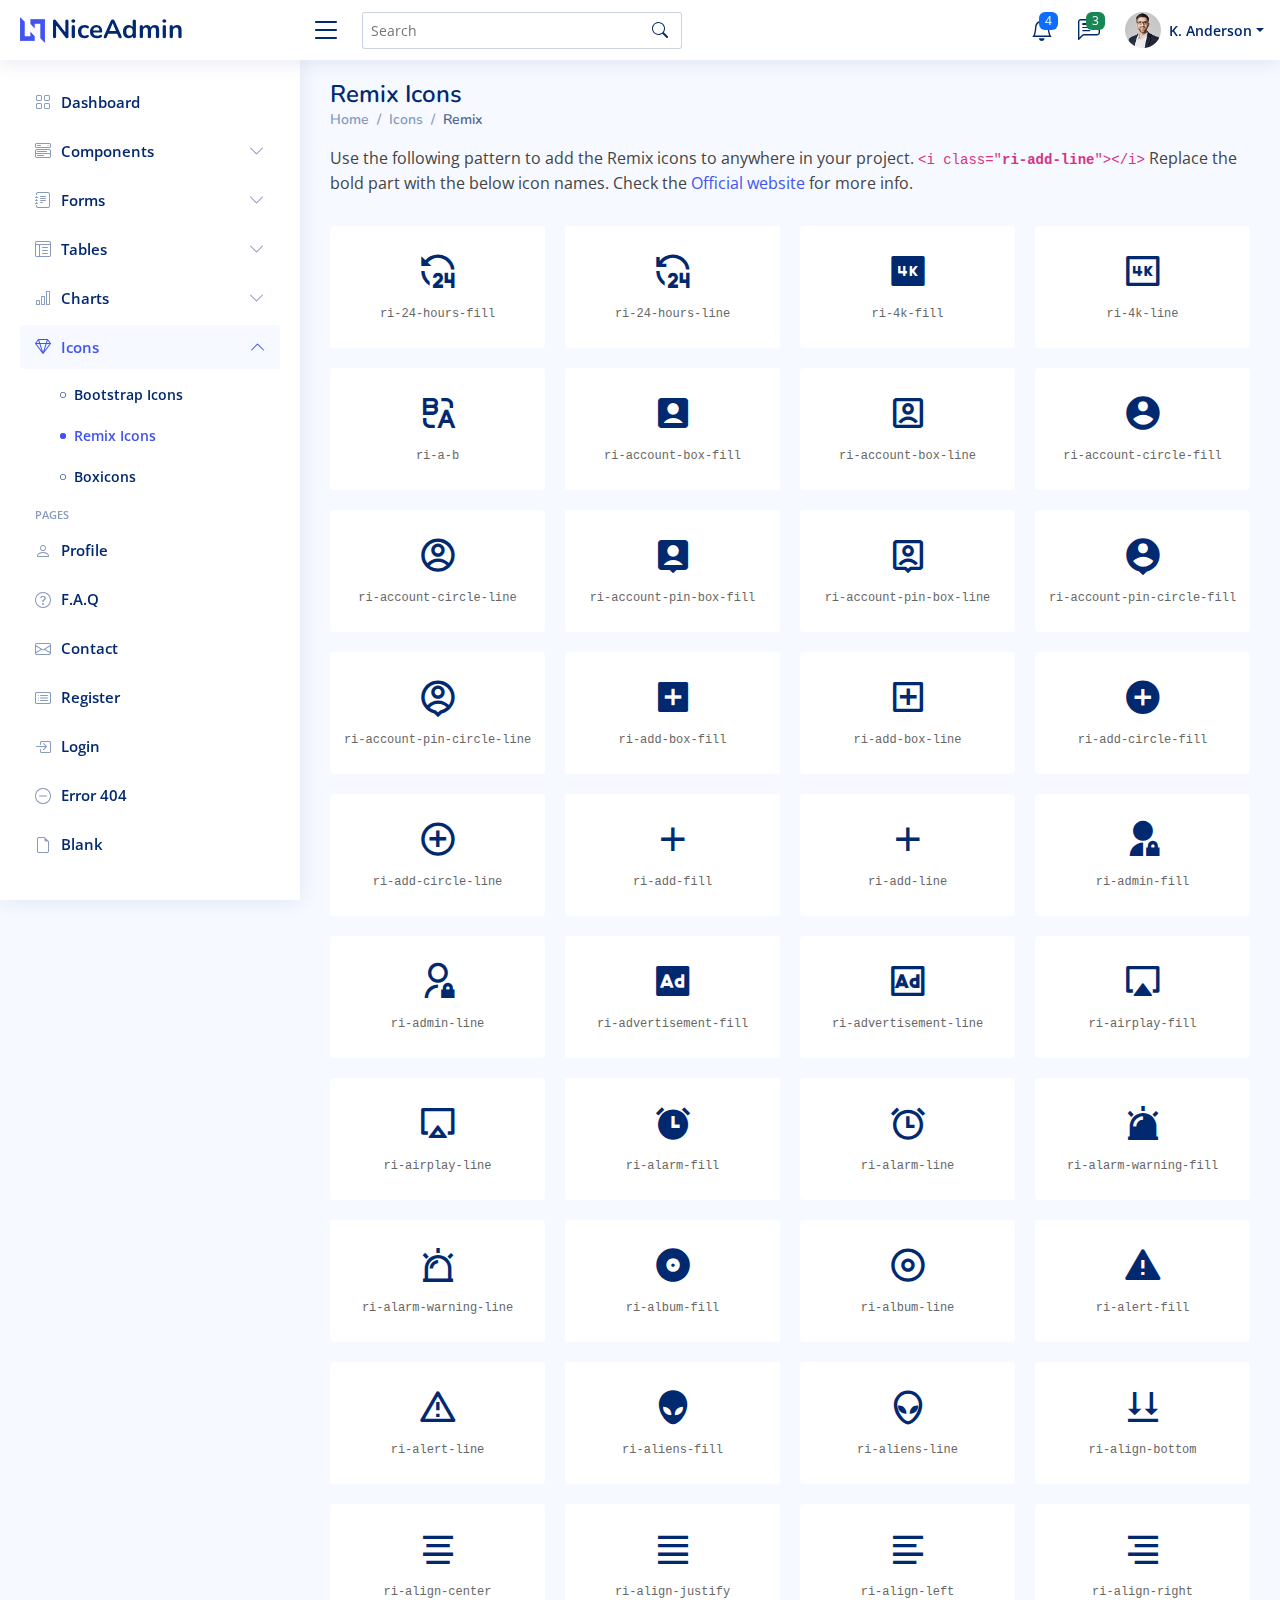
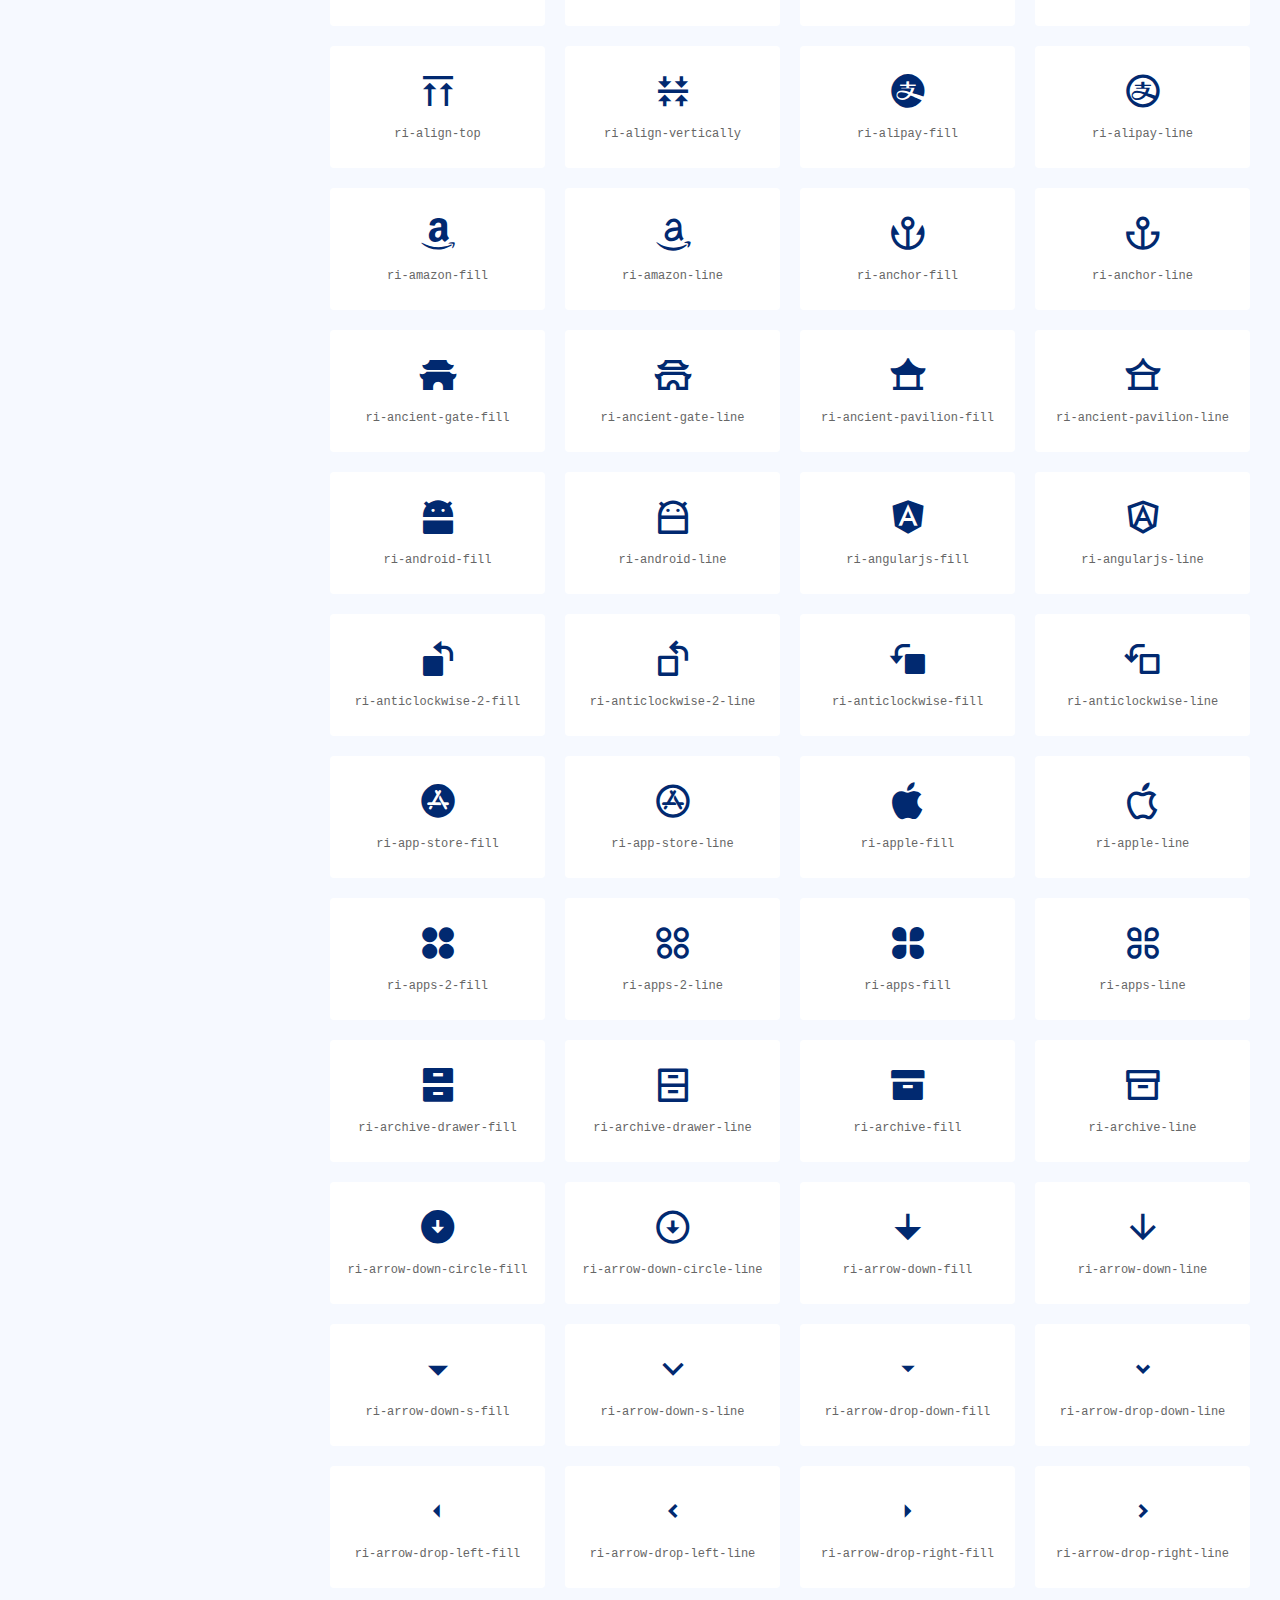
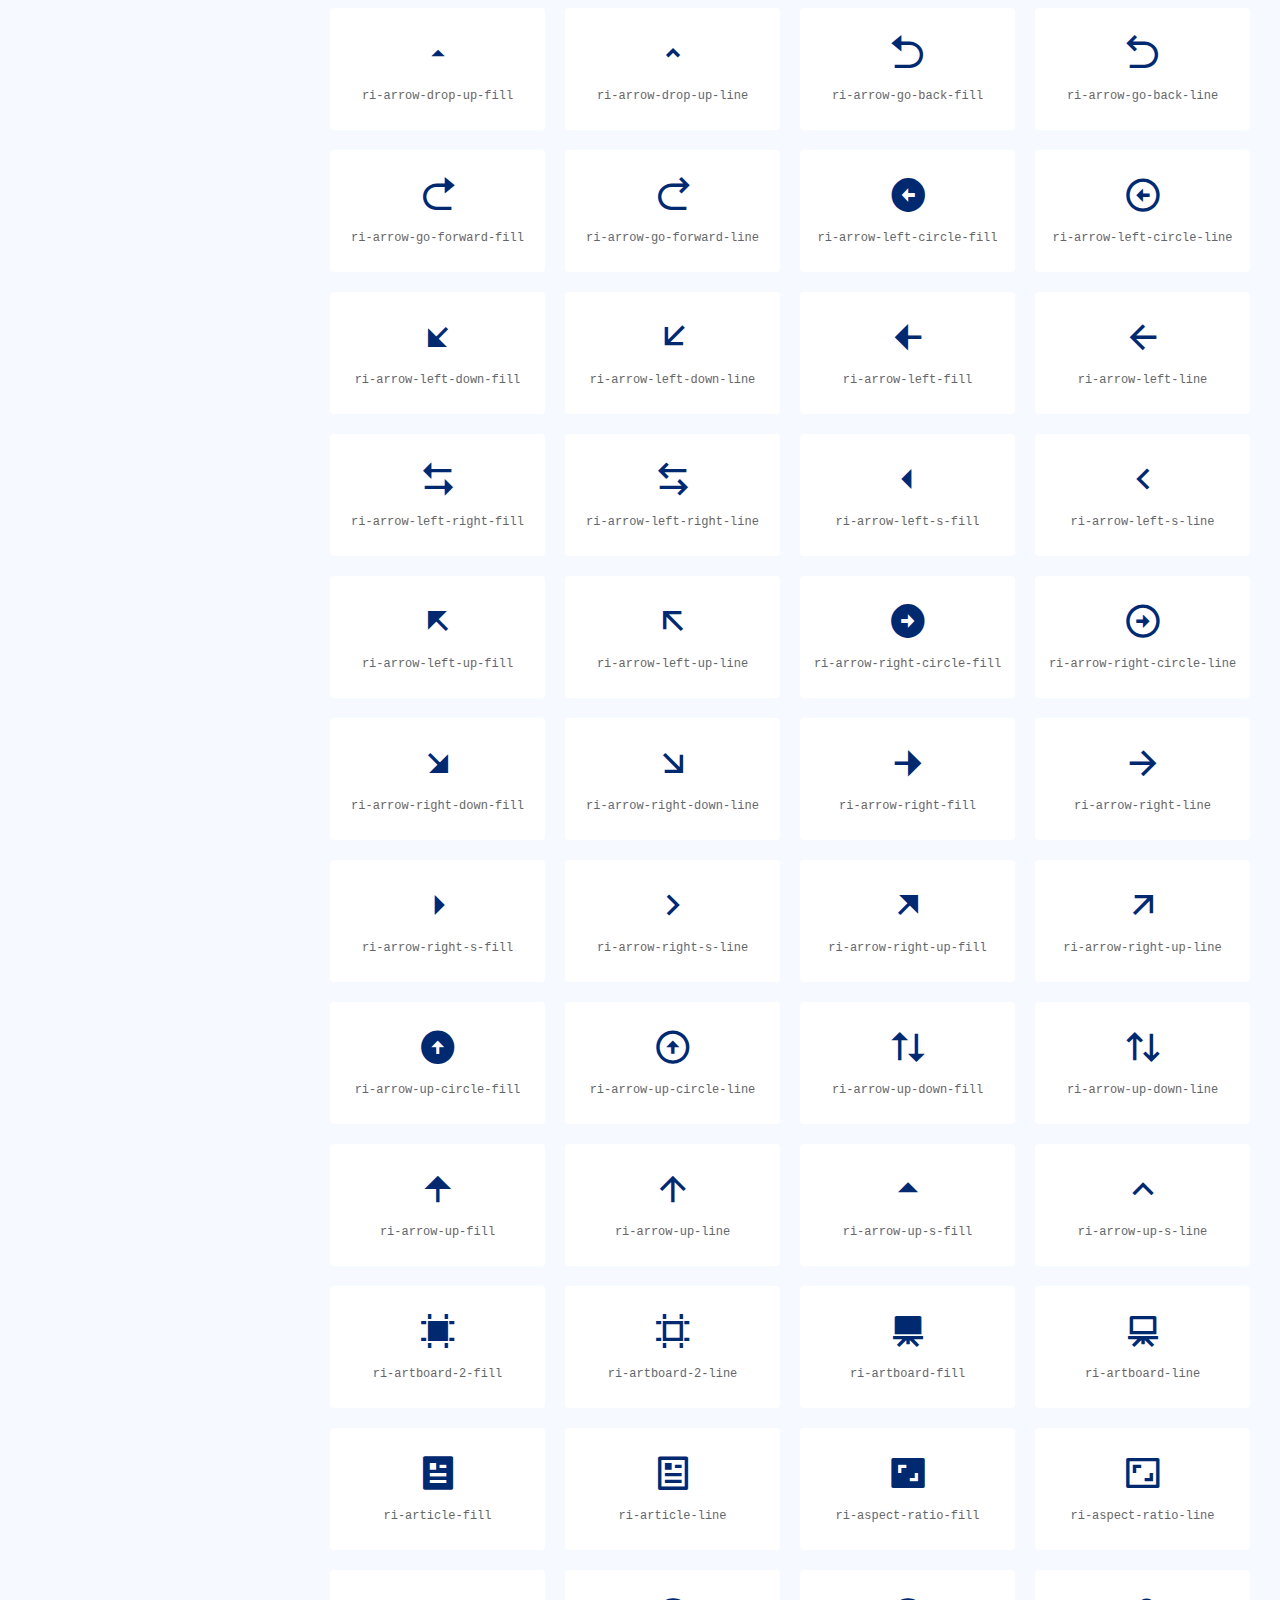
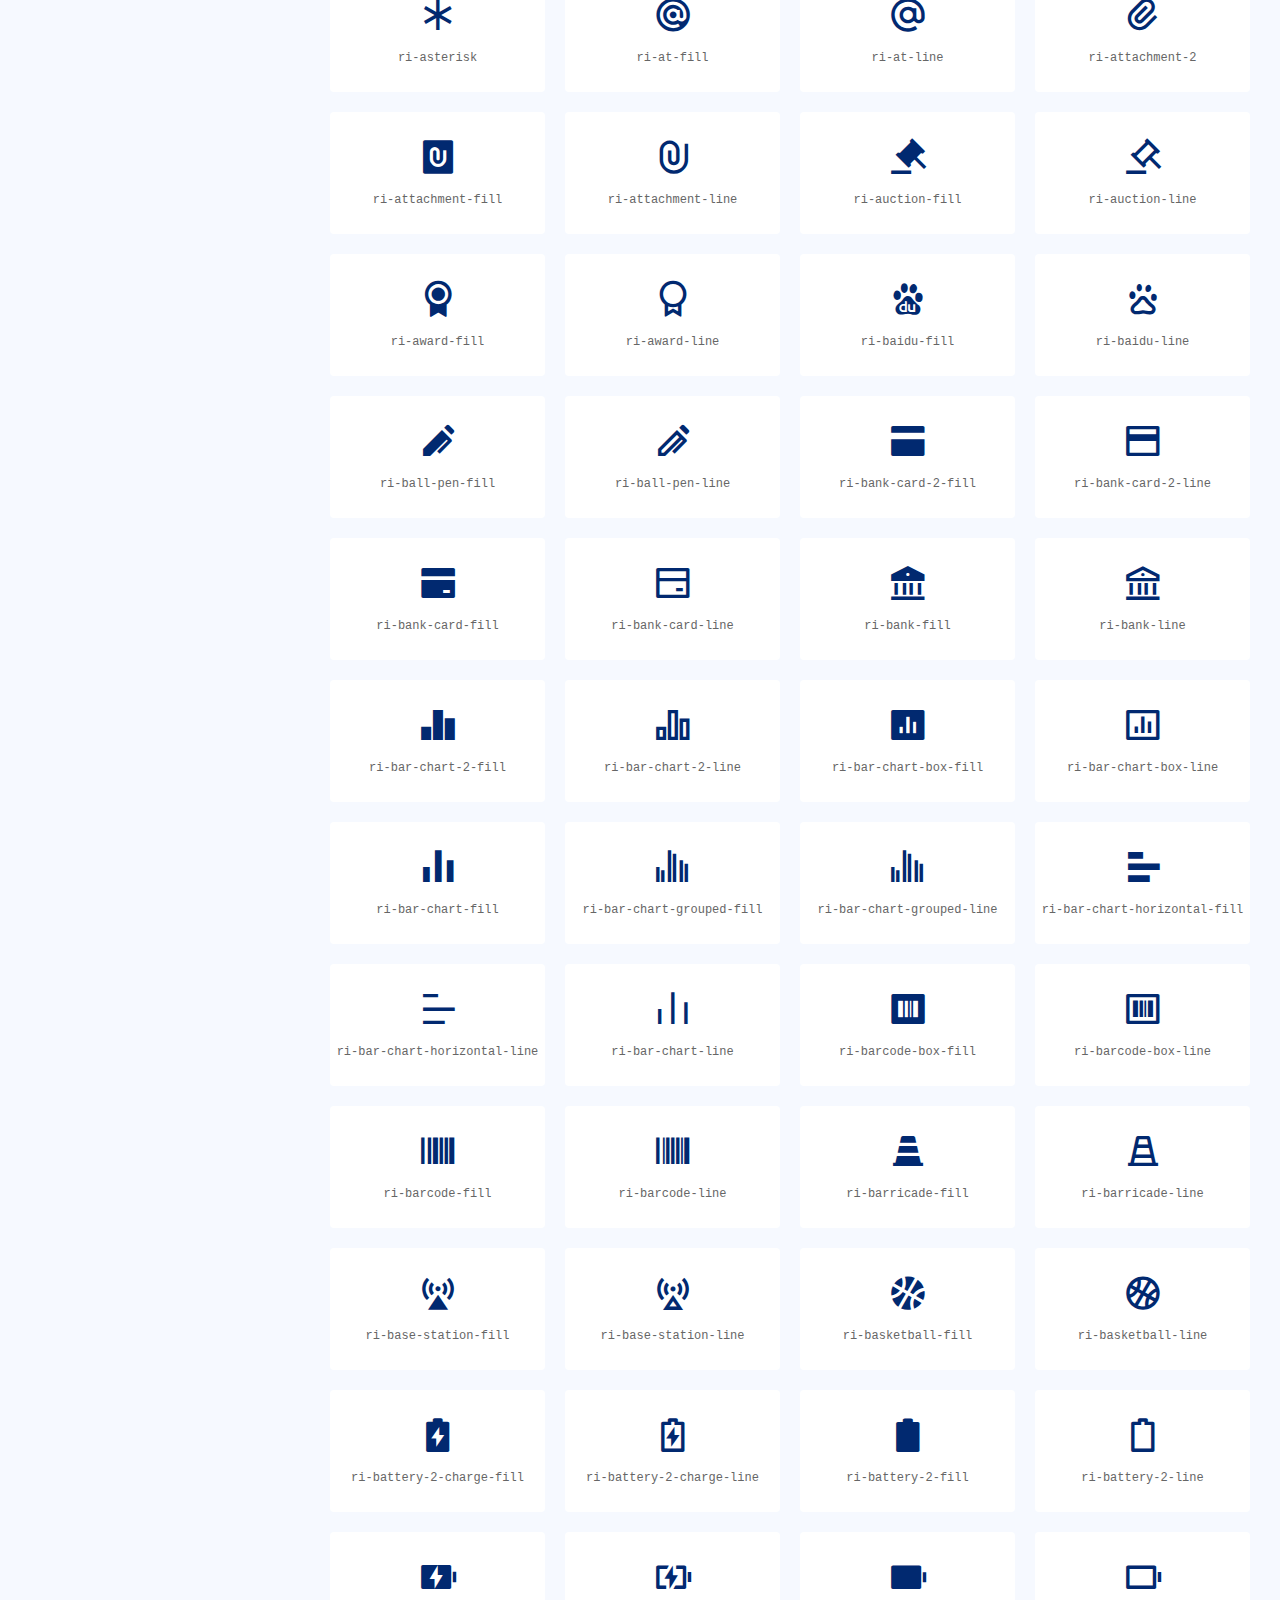
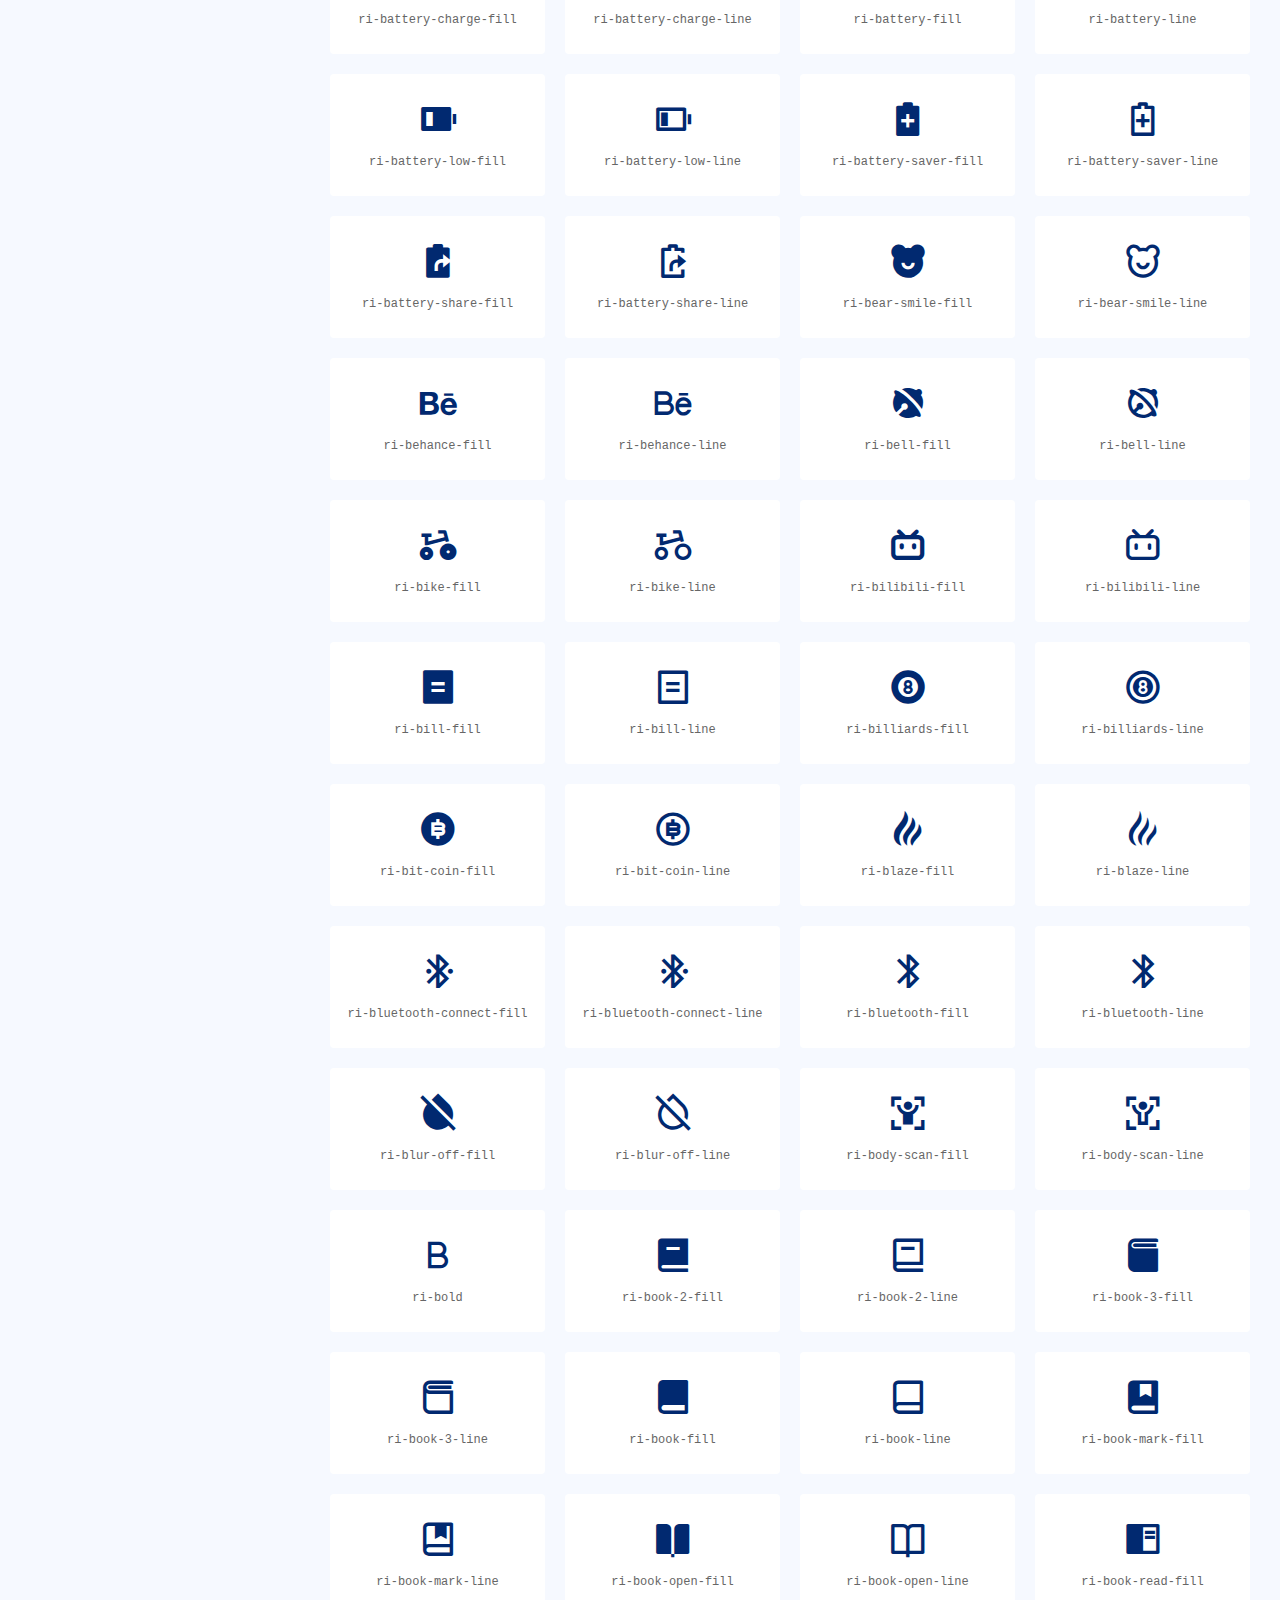
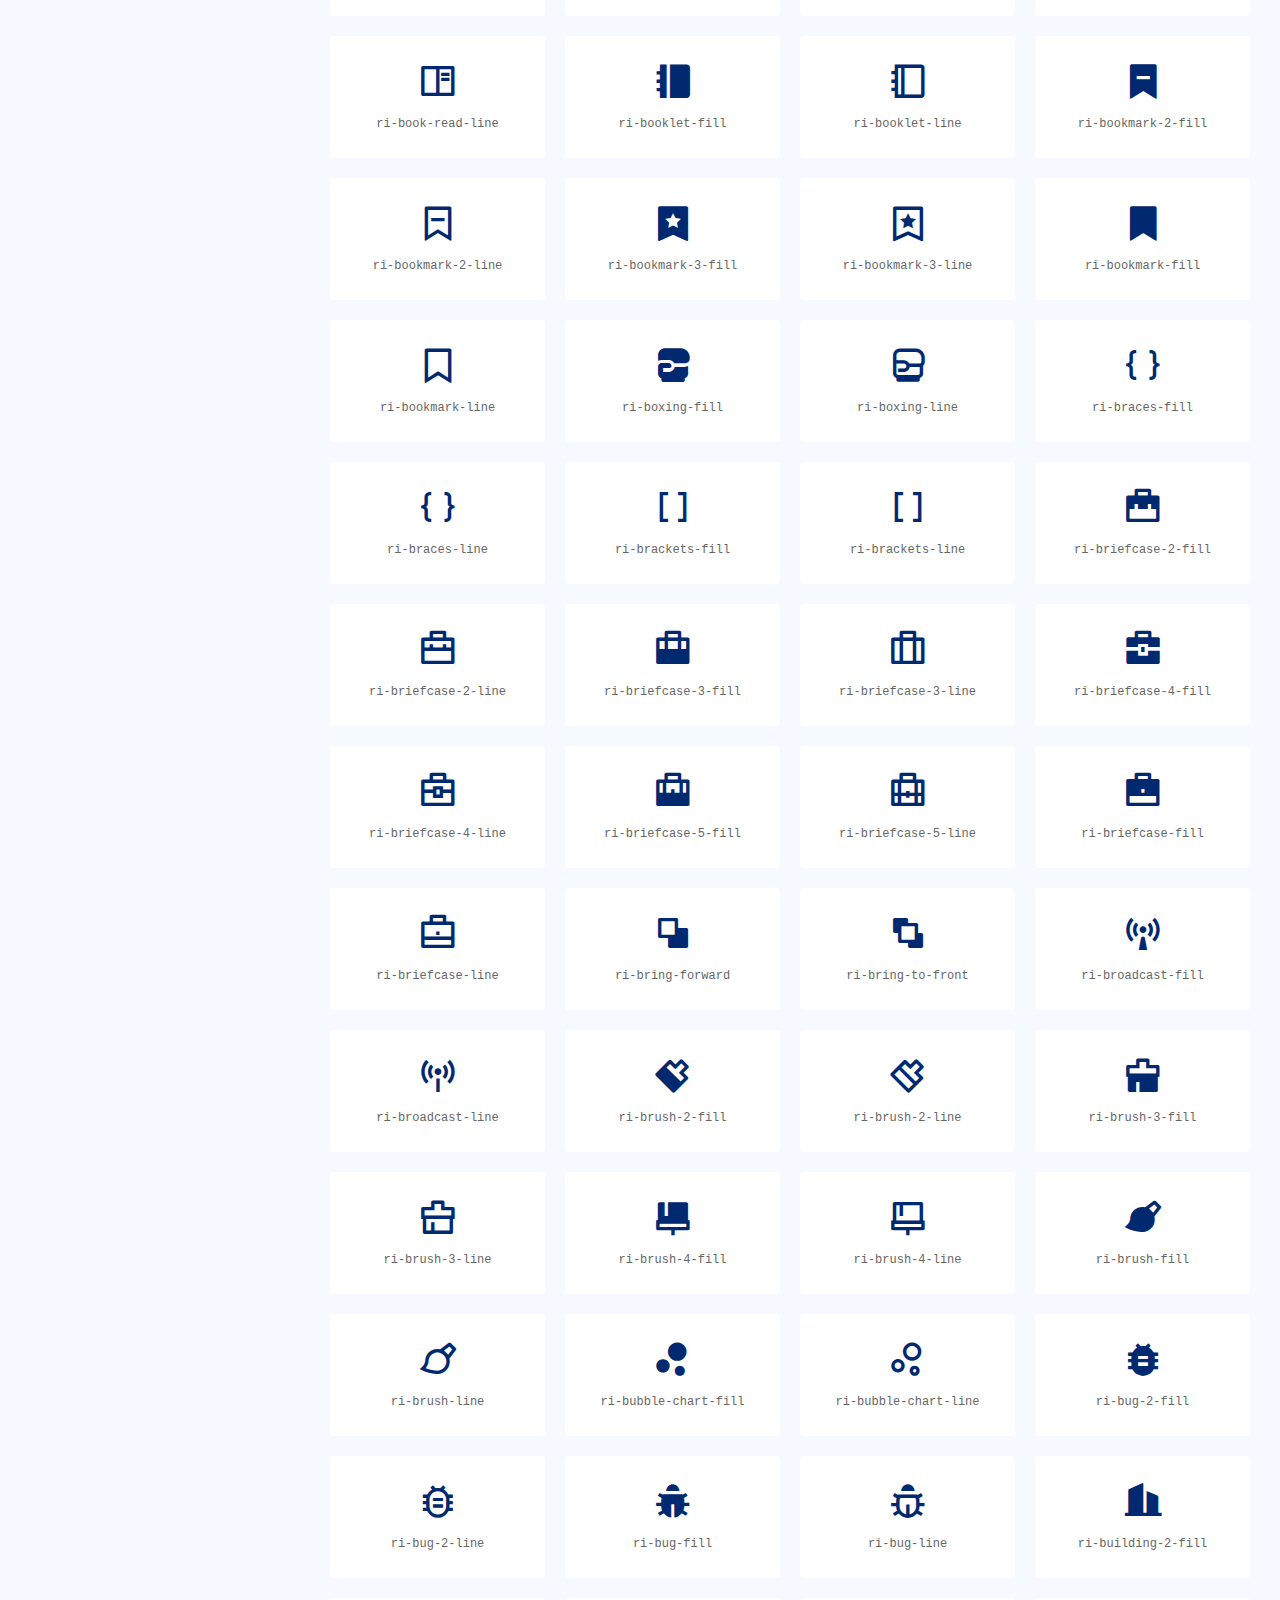
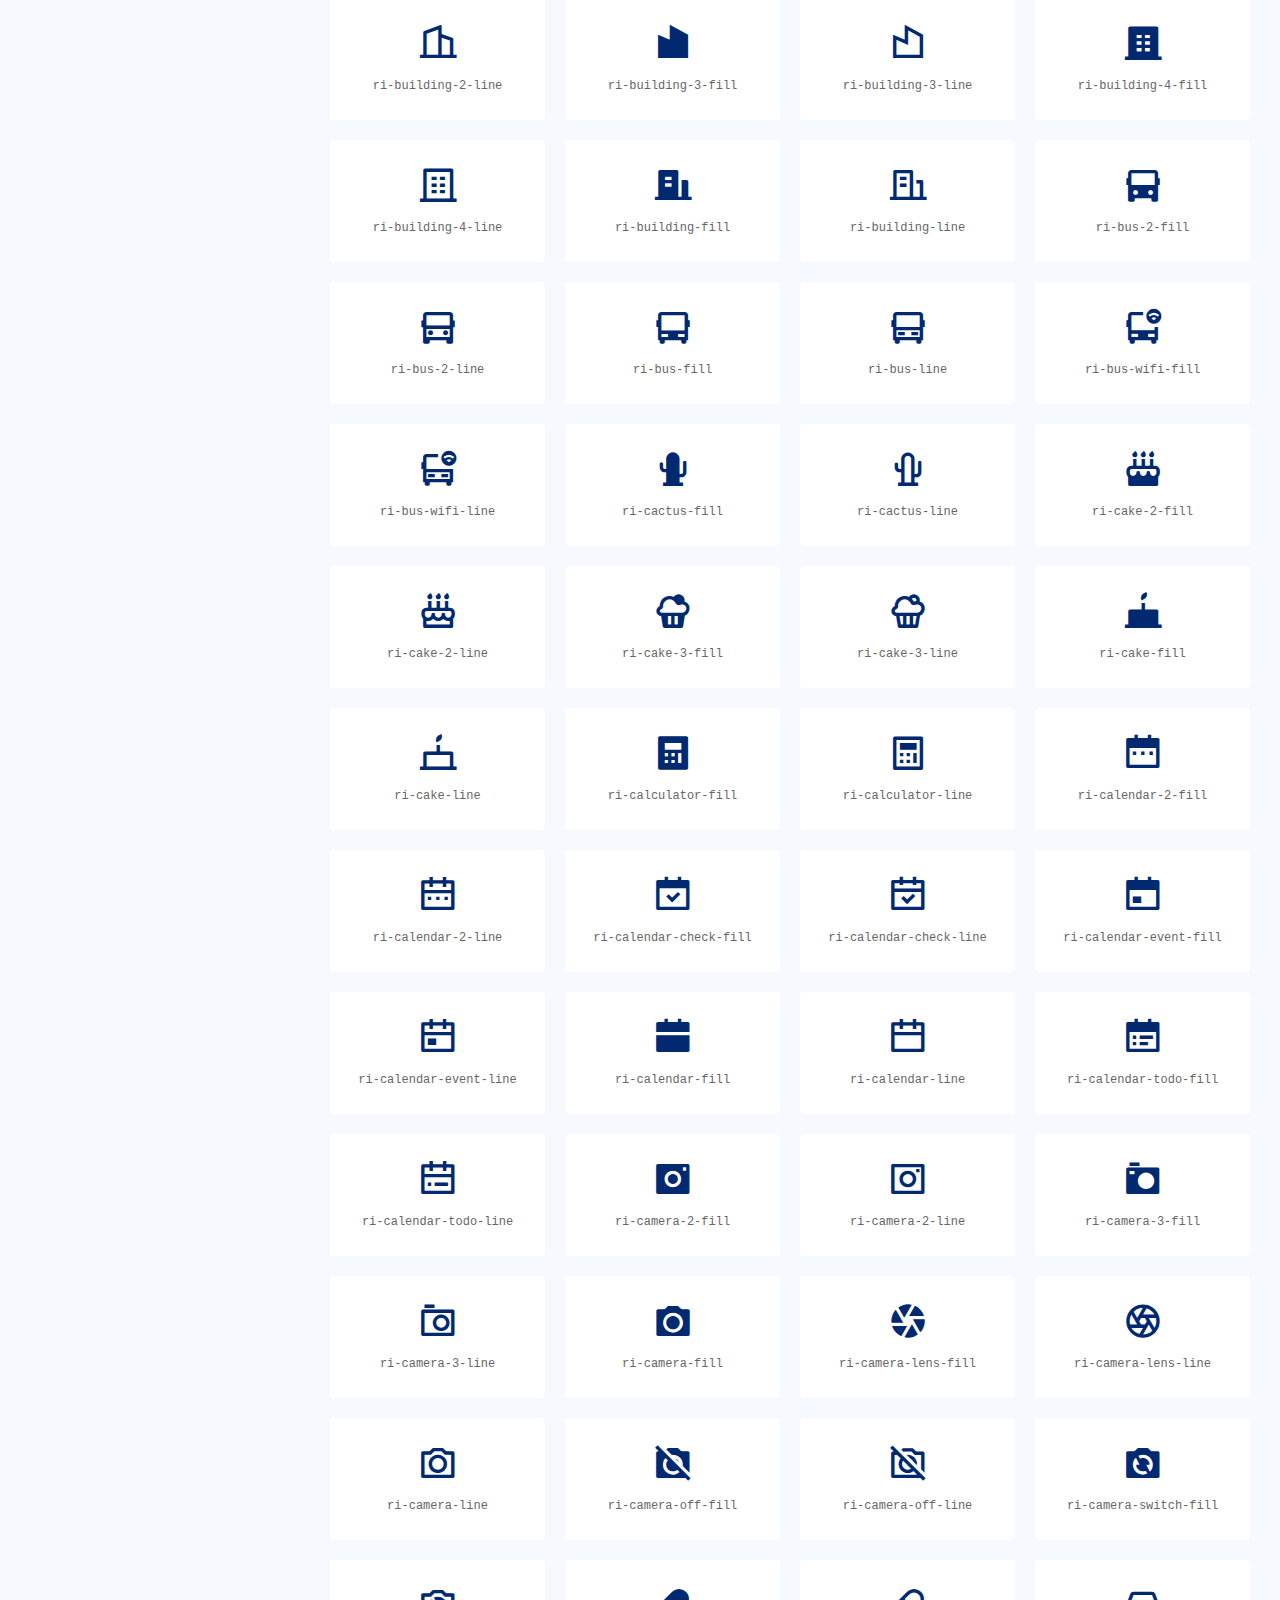
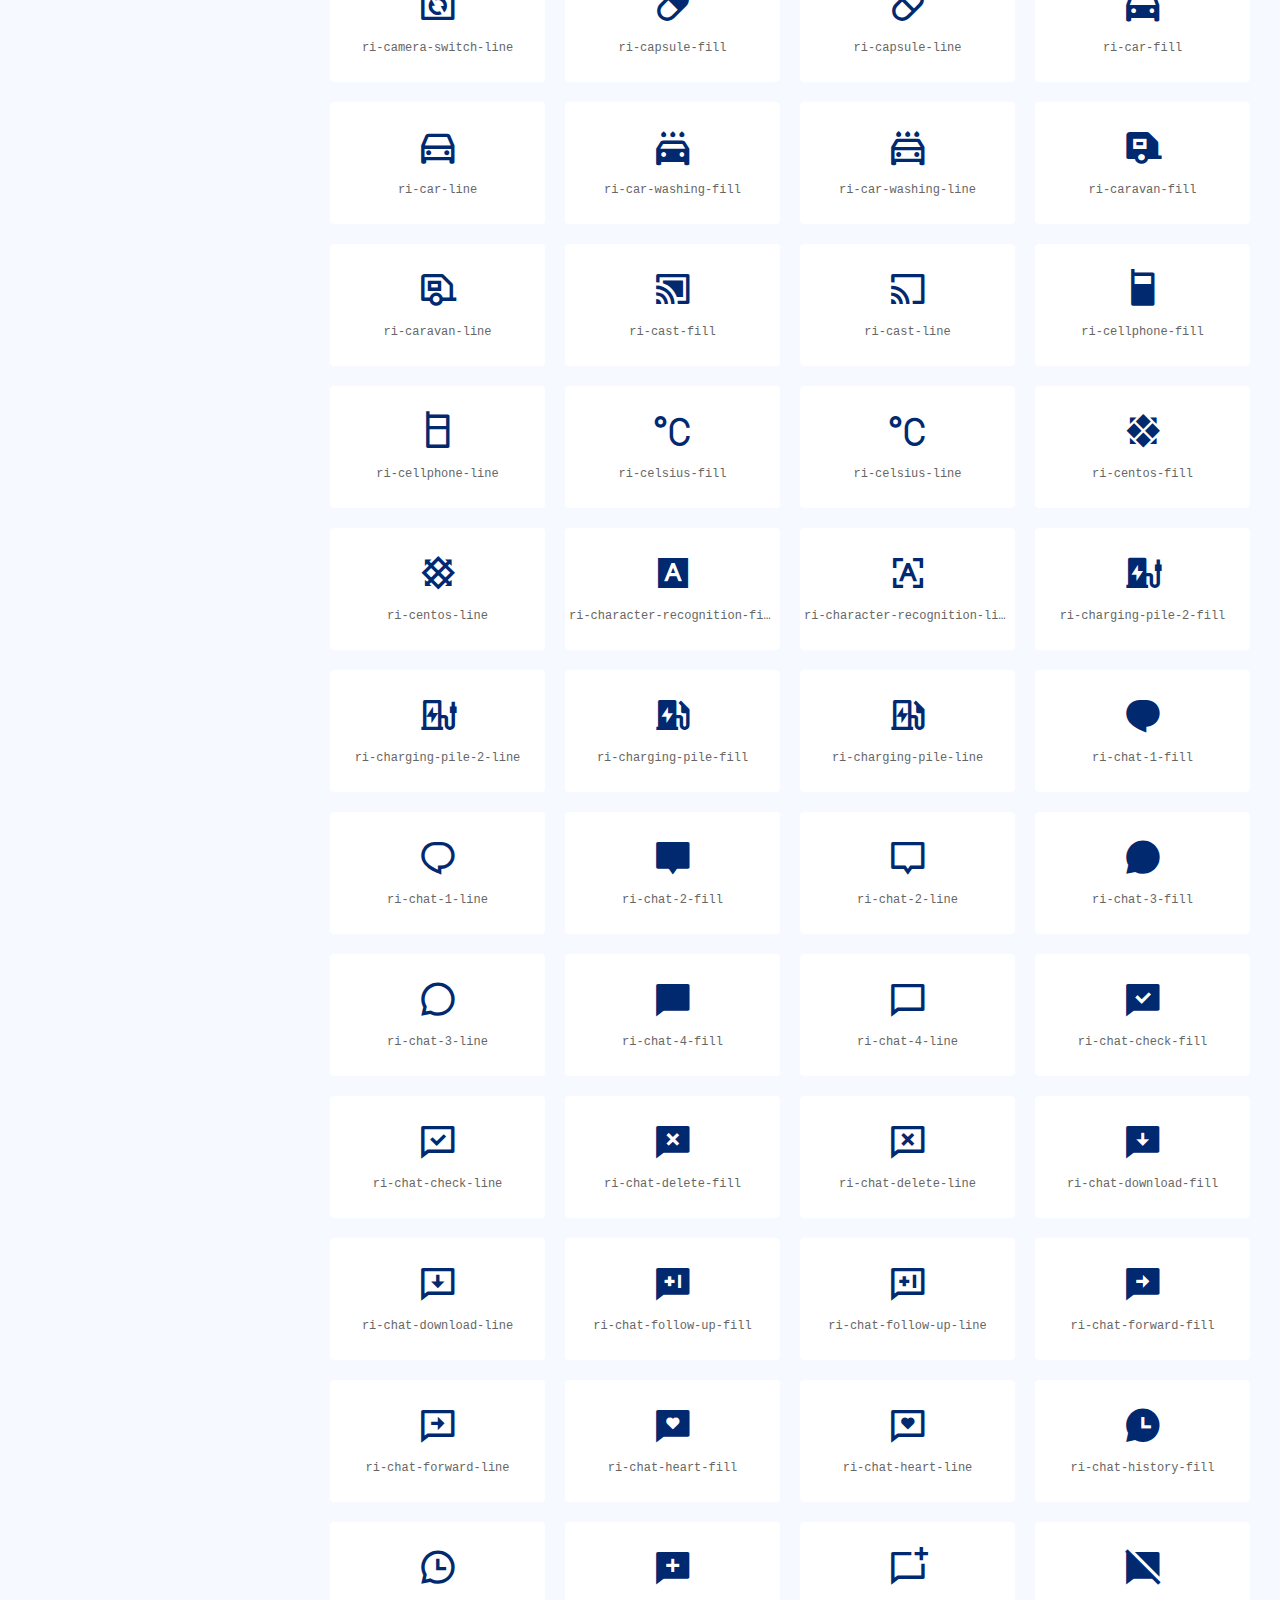
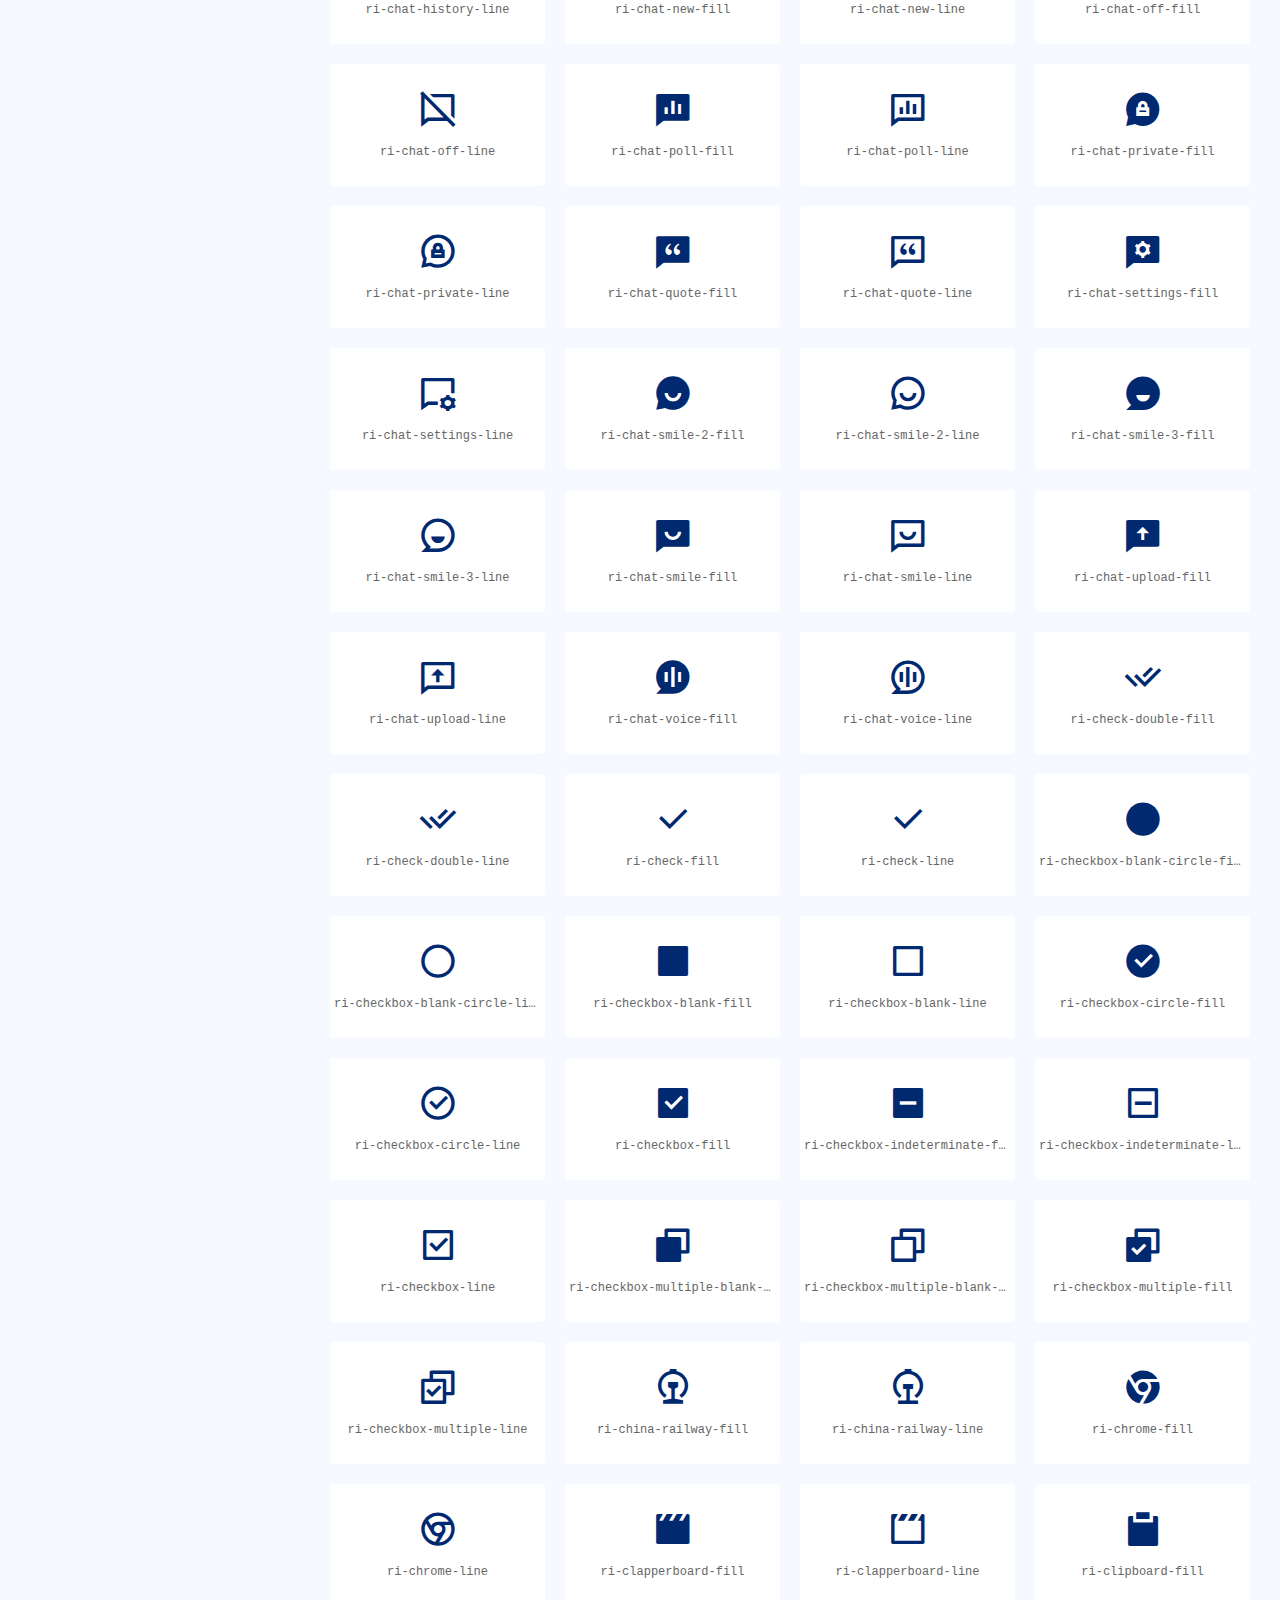
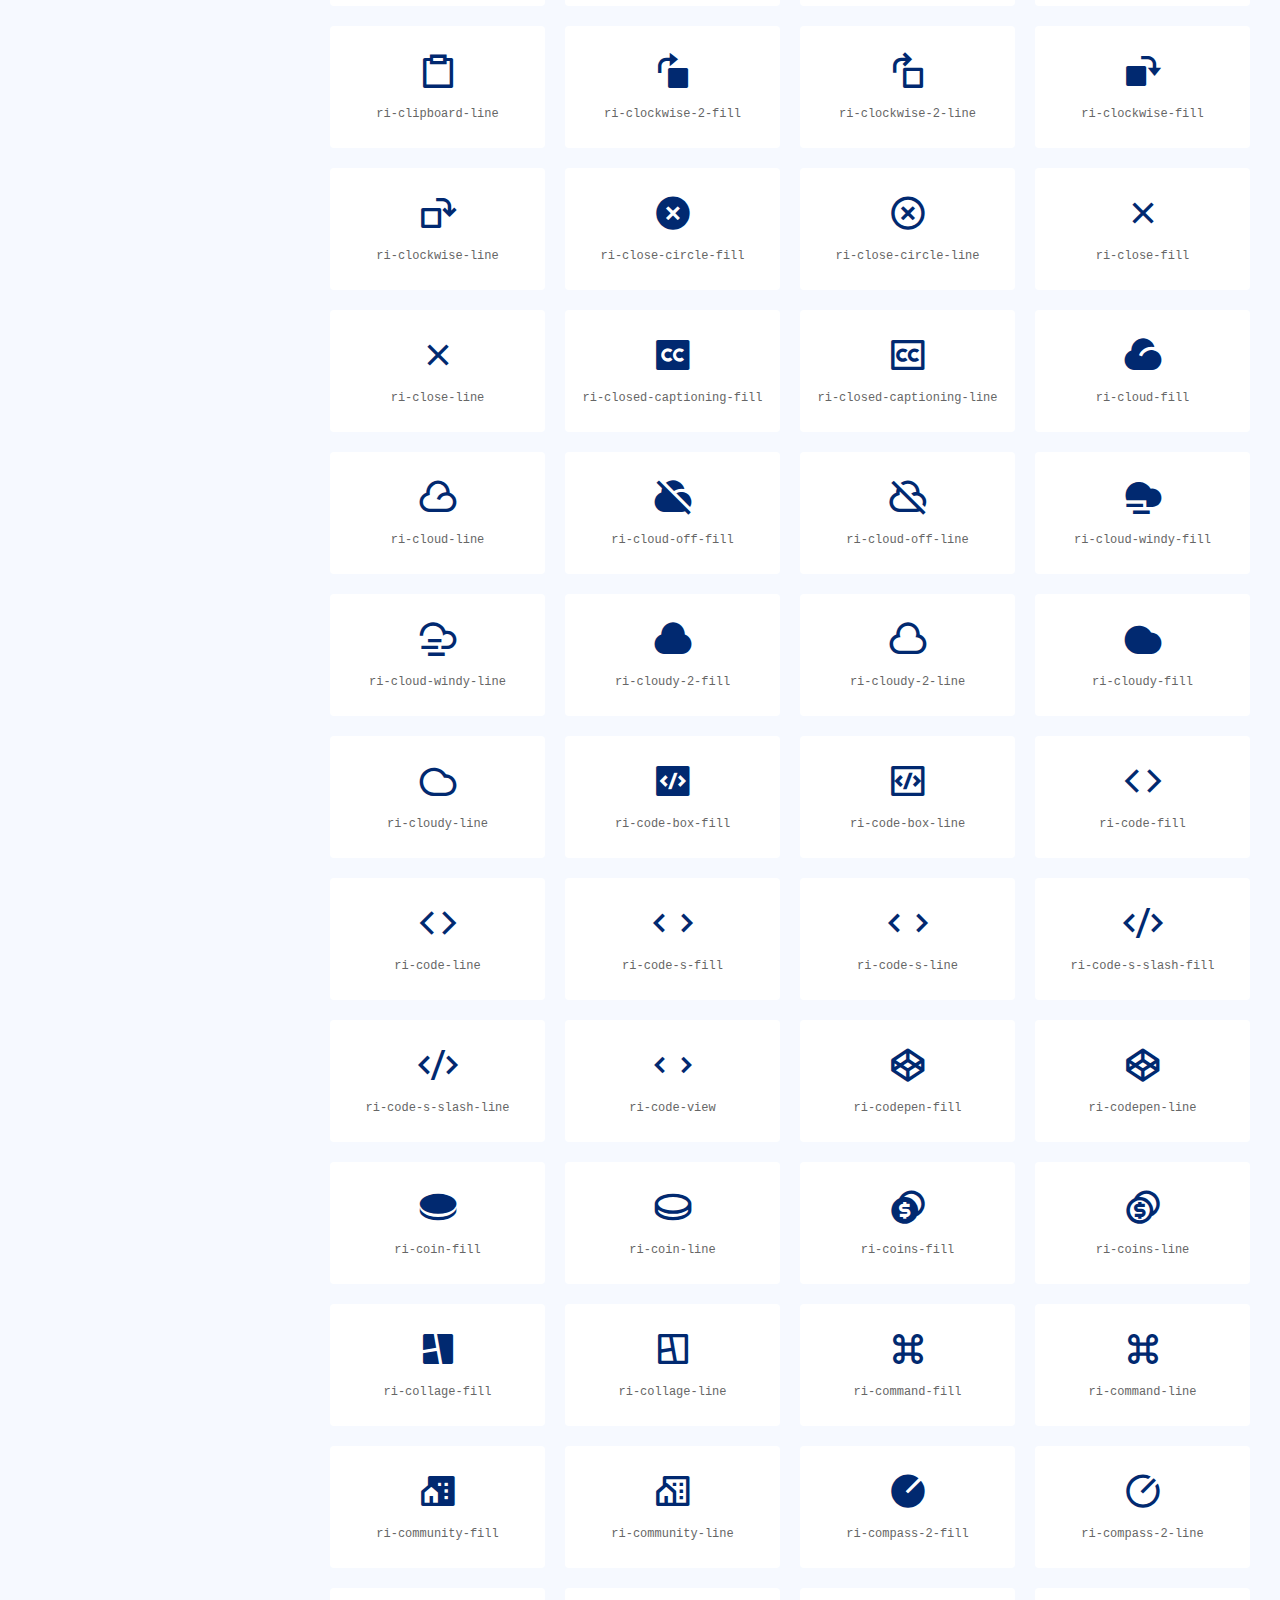
<file: icons-remix.html>
<!DOCTYPE html>
<html lang="en">

<head>
  <meta charset="utf-8">
  <meta content="width=device-width, initial-scale=1.0" name="viewport">

  <title>Icons / Remix - NiceAdmin Bootstrap Template</title>
  <meta content="" name="description">
  <meta content="" name="keywords">

  <!-- Favicons -->
  <link href="assets/img/favicon.png" rel="icon">
  <link href="assets/img/apple-touch-icon.png" rel="apple-touch-icon">

  <!-- Google Fonts -->
  <link href="https://fonts.gstatic.com" rel="preconnect">
  <link href="https://fonts.googleapis.com/css?family=Open+Sans:300,300i,400,400i,600,600i,700,700i|Nunito:300,300i,400,400i,600,600i,700,700i|Poppins:300,300i,400,400i,500,500i,600,600i,700,700i" rel="stylesheet">

  <!-- Vendor CSS Files -->
  <link href="assets/vendor/bootstrap/css/bootstrap.min.css" rel="stylesheet">
  <link href="assets/vendor/bootstrap-icons/bootstrap-icons.css" rel="stylesheet">
  <link href="assets/vendor/boxicons/css/boxicons.min.css" rel="stylesheet">
  <link href="assets/vendor/quill/quill.snow.css" rel="stylesheet">
  <link href="assets/vendor/quill/quill.bubble.css" rel="stylesheet">
  <link href="assets/vendor/remixicon/remixicon.css" rel="stylesheet">
  <link href="assets/vendor/simple-datatables/style.css" rel="stylesheet">

  <!-- Template Main CSS File -->
  <link href="assets/css/style.css" rel="stylesheet">

  <!-- =======================================================
  * Template Name: NiceAdmin - v2.5.0
  * Template URL: https://bootstrapmade.com/nice-admin-bootstrap-admin-html-template/
  * Author: BootstrapMade.com
  * License: https://bootstrapmade.com/license/
  ======================================================== -->
</head>

<body>

  <!-- ======= Header ======= -->
  <header id="header" class="header fixed-top d-flex align-items-center">

    <div class="d-flex align-items-center justify-content-between">
      <a href="index.html" class="logo d-flex align-items-center">
        <img src="assets/img/logo.png" alt="">
        <span class="d-none d-lg-block">NiceAdmin</span>
      </a>
      <i class="bi bi-list toggle-sidebar-btn"></i>
    </div><!-- End Logo -->

    <div class="search-bar">
      <form class="search-form d-flex align-items-center" method="POST" action="#">
        <input type="text" name="query" placeholder="Search" title="Enter search keyword">
        <button type="submit" title="Search"><i class="bi bi-search"></i></button>
      </form>
    </div><!-- End Search Bar -->

    <nav class="header-nav ms-auto">
      <ul class="d-flex align-items-center">

        <li class="nav-item d-block d-lg-none">
          <a class="nav-link nav-icon search-bar-toggle " href="#">
            <i class="bi bi-search"></i>
          </a>
        </li><!-- End Search Icon-->

        <li class="nav-item dropdown">

          <a class="nav-link nav-icon" href="#" data-bs-toggle="dropdown">
            <i class="bi bi-bell"></i>
            <span class="badge bg-primary badge-number">4</span>
          </a><!-- End Notification Icon -->

          <ul class="dropdown-menu dropdown-menu-end dropdown-menu-arrow notifications">
            <li class="dropdown-header">
              You have 4 new notifications
              <a href="#"><span class="badge rounded-pill bg-primary p-2 ms-2">View all</span></a>
            </li>
            <li>
              <hr class="dropdown-divider">
            </li>

            <li class="notification-item">
              <i class="bi bi-exclamation-circle text-warning"></i>
              <div>
                <h4>Lorem Ipsum</h4>
                <p>Quae dolorem earum veritatis oditseno</p>
                <p>30 min. ago</p>
              </div>
            </li>

            <li>
              <hr class="dropdown-divider">
            </li>

            <li class="notification-item">
              <i class="bi bi-x-circle text-danger"></i>
              <div>
                <h4>Atque rerum nesciunt</h4>
                <p>Quae dolorem earum veritatis oditseno</p>
                <p>1 hr. ago</p>
              </div>
            </li>

            <li>
              <hr class="dropdown-divider">
            </li>

            <li class="notification-item">
              <i class="bi bi-check-circle text-success"></i>
              <div>
                <h4>Sit rerum fuga</h4>
                <p>Quae dolorem earum veritatis oditseno</p>
                <p>2 hrs. ago</p>
              </div>
            </li>

            <li>
              <hr class="dropdown-divider">
            </li>

            <li class="notification-item">
              <i class="bi bi-info-circle text-primary"></i>
              <div>
                <h4>Dicta reprehenderit</h4>
                <p>Quae dolorem earum veritatis oditseno</p>
                <p>4 hrs. ago</p>
              </div>
            </li>

            <li>
              <hr class="dropdown-divider">
            </li>
            <li class="dropdown-footer">
              <a href="#">Show all notifications</a>
            </li>

          </ul><!-- End Notification Dropdown Items -->

        </li><!-- End Notification Nav -->

        <li class="nav-item dropdown">

          <a class="nav-link nav-icon" href="#" data-bs-toggle="dropdown">
            <i class="bi bi-chat-left-text"></i>
            <span class="badge bg-success badge-number">3</span>
          </a><!-- End Messages Icon -->

          <ul class="dropdown-menu dropdown-menu-end dropdown-menu-arrow messages">
            <li class="dropdown-header">
              You have 3 new messages
              <a href="#"><span class="badge rounded-pill bg-primary p-2 ms-2">View all</span></a>
            </li>
            <li>
              <hr class="dropdown-divider">
            </li>

            <li class="message-item">
              <a href="#">
                <img src="assets/img/messages-1.jpg" alt="" class="rounded-circle">
                <div>
                  <h4>Maria Hudson</h4>
                  <p>Velit asperiores et ducimus soluta repudiandae labore officia est ut...</p>
                  <p>4 hrs. ago</p>
                </div>
              </a>
            </li>
            <li>
              <hr class="dropdown-divider">
            </li>

            <li class="message-item">
              <a href="#">
                <img src="assets/img/messages-2.jpg" alt="" class="rounded-circle">
                <div>
                  <h4>Anna Nelson</h4>
                  <p>Velit asperiores et ducimus soluta repudiandae labore officia est ut...</p>
                  <p>6 hrs. ago</p>
                </div>
              </a>
            </li>
            <li>
              <hr class="dropdown-divider">
            </li>

            <li class="message-item">
              <a href="#">
                <img src="assets/img/messages-3.jpg" alt="" class="rounded-circle">
                <div>
                  <h4>David Muldon</h4>
                  <p>Velit asperiores et ducimus soluta repudiandae labore officia est ut...</p>
                  <p>8 hrs. ago</p>
                </div>
              </a>
            </li>
            <li>
              <hr class="dropdown-divider">
            </li>

            <li class="dropdown-footer">
              <a href="#">Show all messages</a>
            </li>

          </ul><!-- End Messages Dropdown Items -->

        </li><!-- End Messages Nav -->

        <li class="nav-item dropdown pe-3">

          <a class="nav-link nav-profile d-flex align-items-center pe-0" href="#" data-bs-toggle="dropdown">
            <img src="assets/img/profile-img.jpg" alt="Profile" class="rounded-circle">
            <span class="d-none d-md-block dropdown-toggle ps-2">K. Anderson</span>
          </a><!-- End Profile Iamge Icon -->

          <ul class="dropdown-menu dropdown-menu-end dropdown-menu-arrow profile">
            <li class="dropdown-header">
              <h6>Kevin Anderson</h6>
              <span>Web Designer</span>
            </li>
            <li>
              <hr class="dropdown-divider">
            </li>

            <li>
              <a class="dropdown-item d-flex align-items-center" href="users-profile.html">
                <i class="bi bi-person"></i>
                <span>My Profile</span>
              </a>
            </li>
            <li>
              <hr class="dropdown-divider">
            </li>

            <li>
              <a class="dropdown-item d-flex align-items-center" href="users-profile.html">
                <i class="bi bi-gear"></i>
                <span>Account Settings</span>
              </a>
            </li>
            <li>
              <hr class="dropdown-divider">
            </li>

            <li>
              <a class="dropdown-item d-flex align-items-center" href="pages-faq.html">
                <i class="bi bi-question-circle"></i>
                <span>Need Help?</span>
              </a>
            </li>
            <li>
              <hr class="dropdown-divider">
            </li>

            <li>
              <a class="dropdown-item d-flex align-items-center" href="#">
                <i class="bi bi-box-arrow-right"></i>
                <span>Sign Out</span>
              </a>
            </li>

          </ul><!-- End Profile Dropdown Items -->
        </li><!-- End Profile Nav -->

      </ul>
    </nav><!-- End Icons Navigation -->

  </header><!-- End Header -->

  <!-- ======= Sidebar ======= -->
  <aside id="sidebar" class="sidebar">

    <ul class="sidebar-nav" id="sidebar-nav">

      <li class="nav-item">
        <a class="nav-link collapsed" href="index.html">
          <i class="bi bi-grid"></i>
          <span>Dashboard</span>
        </a>
      </li><!-- End Dashboard Nav -->

      <li class="nav-item">
        <a class="nav-link collapsed" data-bs-target="#components-nav" data-bs-toggle="collapse" href="#">
          <i class="bi bi-menu-button-wide"></i><span>Components</span><i class="bi bi-chevron-down ms-auto"></i>
        </a>
        <ul id="components-nav" class="nav-content collapse " data-bs-parent="#sidebar-nav">
          <li>
            <a href="components-alerts.html">
              <i class="bi bi-circle"></i><span>Alerts</span>
            </a>
          </li>
          <li>
            <a href="components-accordion.html">
              <i class="bi bi-circle"></i><span>Accordion</span>
            </a>
          </li>
          <li>
            <a href="components-badges.html">
              <i class="bi bi-circle"></i><span>Badges</span>
            </a>
          </li>
          <li>
            <a href="components-breadcrumbs.html">
              <i class="bi bi-circle"></i><span>Breadcrumbs</span>
            </a>
          </li>
          <li>
            <a href="components-buttons.html">
              <i class="bi bi-circle"></i><span>Buttons</span>
            </a>
          </li>
          <li>
            <a href="components-cards.html">
              <i class="bi bi-circle"></i><span>Cards</span>
            </a>
          </li>
          <li>
            <a href="components-carousel.html">
              <i class="bi bi-circle"></i><span>Carousel</span>
            </a>
          </li>
          <li>
            <a href="components-list-group.html">
              <i class="bi bi-circle"></i><span>List group</span>
            </a>
          </li>
          <li>
            <a href="components-modal.html">
              <i class="bi bi-circle"></i><span>Modal</span>
            </a>
          </li>
          <li>
            <a href="components-tabs.html">
              <i class="bi bi-circle"></i><span>Tabs</span>
            </a>
          </li>
          <li>
            <a href="components-pagination.html">
              <i class="bi bi-circle"></i><span>Pagination</span>
            </a>
          </li>
          <li>
            <a href="components-progress.html">
              <i class="bi bi-circle"></i><span>Progress</span>
            </a>
          </li>
          <li>
            <a href="components-spinners.html">
              <i class="bi bi-circle"></i><span>Spinners</span>
            </a>
          </li>
          <li>
            <a href="components-tooltips.html">
              <i class="bi bi-circle"></i><span>Tooltips</span>
            </a>
          </li>
        </ul>
      </li><!-- End Components Nav -->

      <li class="nav-item">
        <a class="nav-link collapsed" data-bs-target="#forms-nav" data-bs-toggle="collapse" href="#">
          <i class="bi bi-journal-text"></i><span>Forms</span><i class="bi bi-chevron-down ms-auto"></i>
        </a>
        <ul id="forms-nav" class="nav-content collapse " data-bs-parent="#sidebar-nav">
          <li>
            <a href="forms-elements.html">
              <i class="bi bi-circle"></i><span>Form Elements</span>
            </a>
          </li>
          <li>
            <a href="forms-layouts.html">
              <i class="bi bi-circle"></i><span>Form Layouts</span>
            </a>
          </li>
          <li>
            <a href="forms-editors.html">
              <i class="bi bi-circle"></i><span>Form Editors</span>
            </a>
          </li>
          <li>
            <a href="forms-validation.html">
              <i class="bi bi-circle"></i><span>Form Validation</span>
            </a>
          </li>
        </ul>
      </li><!-- End Forms Nav -->

      <li class="nav-item">
        <a class="nav-link collapsed" data-bs-target="#tables-nav" data-bs-toggle="collapse" href="#">
          <i class="bi bi-layout-text-window-reverse"></i><span>Tables</span><i class="bi bi-chevron-down ms-auto"></i>
        </a>
        <ul id="tables-nav" class="nav-content collapse " data-bs-parent="#sidebar-nav">
          <li>
            <a href="tables-general.html">
              <i class="bi bi-circle"></i><span>General Tables</span>
            </a>
          </li>
          <li>
            <a href="tables-data.html">
              <i class="bi bi-circle"></i><span>Data Tables</span>
            </a>
          </li>
        </ul>
      </li><!-- End Tables Nav -->

      <li class="nav-item">
        <a class="nav-link collapsed" data-bs-target="#charts-nav" data-bs-toggle="collapse" href="#">
          <i class="bi bi-bar-chart"></i><span>Charts</span><i class="bi bi-chevron-down ms-auto"></i>
        </a>
        <ul id="charts-nav" class="nav-content collapse " data-bs-parent="#sidebar-nav">
          <li>
            <a href="charts-chartjs.html">
              <i class="bi bi-circle"></i><span>Chart.js</span>
            </a>
          </li>
          <li>
            <a href="charts-apexcharts.html">
              <i class="bi bi-circle"></i><span>ApexCharts</span>
            </a>
          </li>
          <li>
            <a href="charts-echarts.html">
              <i class="bi bi-circle"></i><span>ECharts</span>
            </a>
          </li>
        </ul>
      </li><!-- End Charts Nav -->

      <li class="nav-item">
        <a class="nav-link " data-bs-target="#icons-nav" data-bs-toggle="collapse" href="#">
          <i class="bi bi-gem"></i><span>Icons</span><i class="bi bi-chevron-down ms-auto"></i>
        </a>
        <ul id="icons-nav" class="nav-content collapse show" data-bs-parent="#sidebar-nav">
          <li>
            <a href="icons-bootstrap.html">
              <i class="bi bi-circle"></i><span>Bootstrap Icons</span>
            </a>
          </li>
          <li>
            <a href="icons-remix.html" class="active">
              <i class="bi bi-circle"></i><span>Remix Icons</span>
            </a>
          </li>
          <li>
            <a href="icons-boxicons.html">
              <i class="bi bi-circle"></i><span>Boxicons</span>
            </a>
          </li>
        </ul>
      </li><!-- End Icons Nav -->

      <li class="nav-heading">Pages</li>

      <li class="nav-item">
        <a class="nav-link collapsed" href="users-profile.html">
          <i class="bi bi-person"></i>
          <span>Profile</span>
        </a>
      </li><!-- End Profile Page Nav -->

      <li class="nav-item">
        <a class="nav-link collapsed" href="pages-faq.html">
          <i class="bi bi-question-circle"></i>
          <span>F.A.Q</span>
        </a>
      </li><!-- End F.A.Q Page Nav -->

      <li class="nav-item">
        <a class="nav-link collapsed" href="pages-contact.html">
          <i class="bi bi-envelope"></i>
          <span>Contact</span>
        </a>
      </li><!-- End Contact Page Nav -->

      <li class="nav-item">
        <a class="nav-link collapsed" href="pages-register.html">
          <i class="bi bi-card-list"></i>
          <span>Register</span>
        </a>
      </li><!-- End Register Page Nav -->

      <li class="nav-item">
        <a class="nav-link collapsed" href="pages-login.html">
          <i class="bi bi-box-arrow-in-right"></i>
          <span>Login</span>
        </a>
      </li><!-- End Login Page Nav -->

      <li class="nav-item">
        <a class="nav-link collapsed" href="pages-error-404.html">
          <i class="bi bi-dash-circle"></i>
          <span>Error 404</span>
        </a>
      </li><!-- End Error 404 Page Nav -->

      <li class="nav-item">
        <a class="nav-link collapsed" href="pages-blank.html">
          <i class="bi bi-file-earmark"></i>
          <span>Blank</span>
        </a>
      </li><!-- End Blank Page Nav -->

    </ul>

  </aside><!-- End Sidebar-->

  <main id="main" class="main">

    <div class="pagetitle">
      <h1>Remix Icons</h1>
      <nav>
        <ol class="breadcrumb">
          <li class="breadcrumb-item"><a href="index.html">Home</a></li>
          <li class="breadcrumb-item">Icons</li>
          <li class="breadcrumb-item active">Remix</li>
        </ol>
      </nav>
    </div><!-- End Page Title -->

    <section class="section">
      <p>
        Use the following pattern to add the Remix icons to anywhere in your project. <code>&lt;i class=&quot;<strong>ri-add-line</strong>&quot;&gt;&lt;/i&gt;</code> Replace the bold part with the below icon names.
        Check the <a href="https://remixicon.com/" target="_blank">Official website</a> for more info.
      </p>

      <div class="iconslist">

        <div class="icon">
          <i class="ri-24-hours-fill"></i>
          <div class="label">ri-24-hours-fill</div>
        </div>
        <div class="icon">
          <i class="ri-24-hours-line"></i>
          <div class="label">ri-24-hours-line</div>
        </div>
        <div class="icon">
          <i class="ri-4k-fill"></i>
          <div class="label">ri-4k-fill</div>
        </div>
        <div class="icon">
          <i class="ri-4k-line"></i>
          <div class="label">ri-4k-line</div>
        </div>
        <div class="icon">
          <i class="ri-a-b"></i>
          <div class="label">ri-a-b</div>
        </div>
        <div class="icon">
          <i class="ri-account-box-fill"></i>
          <div class="label">ri-account-box-fill</div>
        </div>
        <div class="icon">
          <i class="ri-account-box-line"></i>
          <div class="label">ri-account-box-line</div>
        </div>
        <div class="icon">
          <i class="ri-account-circle-fill"></i>
          <div class="label">ri-account-circle-fill</div>
        </div>
        <div class="icon">
          <i class="ri-account-circle-line"></i>
          <div class="label">ri-account-circle-line</div>
        </div>
        <div class="icon">
          <i class="ri-account-pin-box-fill"></i>
          <div class="label">ri-account-pin-box-fill</div>
        </div>
        <div class="icon">
          <i class="ri-account-pin-box-line"></i>
          <div class="label">ri-account-pin-box-line</div>
        </div>
        <div class="icon">
          <i class="ri-account-pin-circle-fill"></i>
          <div class="label">ri-account-pin-circle-fill</div>
        </div>
        <div class="icon">
          <i class="ri-account-pin-circle-line"></i>
          <div class="label">ri-account-pin-circle-line</div>
        </div>
        <div class="icon">
          <i class="ri-add-box-fill"></i>
          <div class="label">ri-add-box-fill</div>
        </div>
        <div class="icon">
          <i class="ri-add-box-line"></i>
          <div class="label">ri-add-box-line</div>
        </div>
        <div class="icon">
          <i class="ri-add-circle-fill"></i>
          <div class="label">ri-add-circle-fill</div>
        </div>
        <div class="icon">
          <i class="ri-add-circle-line"></i>
          <div class="label">ri-add-circle-line</div>
        </div>
        <div class="icon">
          <i class="ri-add-fill"></i>
          <div class="label">ri-add-fill</div>
        </div>
        <div class="icon">
          <i class="ri-add-line"></i>
          <div class="label">ri-add-line</div>
        </div>
        <div class="icon">
          <i class="ri-admin-fill"></i>
          <div class="label">ri-admin-fill</div>
        </div>
        <div class="icon">
          <i class="ri-admin-line"></i>
          <div class="label">ri-admin-line</div>
        </div>
        <div class="icon">
          <i class="ri-advertisement-fill"></i>
          <div class="label">ri-advertisement-fill</div>
        </div>
        <div class="icon">
          <i class="ri-advertisement-line"></i>
          <div class="label">ri-advertisement-line</div>
        </div>
        <div class="icon">
          <i class="ri-airplay-fill"></i>
          <div class="label">ri-airplay-fill</div>
        </div>
        <div class="icon">
          <i class="ri-airplay-line"></i>
          <div class="label">ri-airplay-line</div>
        </div>
        <div class="icon">
          <i class="ri-alarm-fill"></i>
          <div class="label">ri-alarm-fill</div>
        </div>
        <div class="icon">
          <i class="ri-alarm-line"></i>
          <div class="label">ri-alarm-line</div>
        </div>
        <div class="icon">
          <i class="ri-alarm-warning-fill"></i>
          <div class="label">ri-alarm-warning-fill</div>
        </div>
        <div class="icon">
          <i class="ri-alarm-warning-line"></i>
          <div class="label">ri-alarm-warning-line</div>
        </div>
        <div class="icon">
          <i class="ri-album-fill"></i>
          <div class="label">ri-album-fill</div>
        </div>
        <div class="icon">
          <i class="ri-album-line"></i>
          <div class="label">ri-album-line</div>
        </div>
        <div class="icon">
          <i class="ri-alert-fill"></i>
          <div class="label">ri-alert-fill</div>
        </div>
        <div class="icon">
          <i class="ri-alert-line"></i>
          <div class="label">ri-alert-line</div>
        </div>
        <div class="icon">
          <i class="ri-aliens-fill"></i>
          <div class="label">ri-aliens-fill</div>
        </div>
        <div class="icon">
          <i class="ri-aliens-line"></i>
          <div class="label">ri-aliens-line</div>
        </div>
        <div class="icon">
          <i class="ri-align-bottom"></i>
          <div class="label">ri-align-bottom</div>
        </div>
        <div class="icon">
          <i class="ri-align-center"></i>
          <div class="label">ri-align-center</div>
        </div>
        <div class="icon">
          <i class="ri-align-justify"></i>
          <div class="label">ri-align-justify</div>
        </div>
        <div class="icon">
          <i class="ri-align-left"></i>
          <div class="label">ri-align-left</div>
        </div>
        <div class="icon">
          <i class="ri-align-right"></i>
          <div class="label">ri-align-right</div>
        </div>
        <div class="icon">
          <i class="ri-align-top"></i>
          <div class="label">ri-align-top</div>
        </div>
        <div class="icon">
          <i class="ri-align-vertically"></i>
          <div class="label">ri-align-vertically</div>
        </div>
        <div class="icon">
          <i class="ri-alipay-fill"></i>
          <div class="label">ri-alipay-fill</div>
        </div>
        <div class="icon">
          <i class="ri-alipay-line"></i>
          <div class="label">ri-alipay-line</div>
        </div>
        <div class="icon">
          <i class="ri-amazon-fill"></i>
          <div class="label">ri-amazon-fill</div>
        </div>
        <div class="icon">
          <i class="ri-amazon-line"></i>
          <div class="label">ri-amazon-line</div>
        </div>
        <div class="icon">
          <i class="ri-anchor-fill"></i>
          <div class="label">ri-anchor-fill</div>
        </div>
        <div class="icon">
          <i class="ri-anchor-line"></i>
          <div class="label">ri-anchor-line</div>
        </div>
        <div class="icon">
          <i class="ri-ancient-gate-fill"></i>
          <div class="label">ri-ancient-gate-fill</div>
        </div>
        <div class="icon">
          <i class="ri-ancient-gate-line"></i>
          <div class="label">ri-ancient-gate-line</div>
        </div>
        <div class="icon">
          <i class="ri-ancient-pavilion-fill"></i>
          <div class="label">ri-ancient-pavilion-fill</div>
        </div>
        <div class="icon">
          <i class="ri-ancient-pavilion-line"></i>
          <div class="label">ri-ancient-pavilion-line</div>
        </div>
        <div class="icon">
          <i class="ri-android-fill"></i>
          <div class="label">ri-android-fill</div>
        </div>
        <div class="icon">
          <i class="ri-android-line"></i>
          <div class="label">ri-android-line</div>
        </div>
        <div class="icon">
          <i class="ri-angularjs-fill"></i>
          <div class="label">ri-angularjs-fill</div>
        </div>
        <div class="icon">
          <i class="ri-angularjs-line"></i>
          <div class="label">ri-angularjs-line</div>
        </div>
        <div class="icon">
          <i class="ri-anticlockwise-2-fill"></i>
          <div class="label">ri-anticlockwise-2-fill</div>
        </div>
        <div class="icon">
          <i class="ri-anticlockwise-2-line"></i>
          <div class="label">ri-anticlockwise-2-line</div>
        </div>
        <div class="icon">
          <i class="ri-anticlockwise-fill"></i>
          <div class="label">ri-anticlockwise-fill</div>
        </div>
        <div class="icon">
          <i class="ri-anticlockwise-line"></i>
          <div class="label">ri-anticlockwise-line</div>
        </div>
        <div class="icon">
          <i class="ri-app-store-fill"></i>
          <div class="label">ri-app-store-fill</div>
        </div>
        <div class="icon">
          <i class="ri-app-store-line"></i>
          <div class="label">ri-app-store-line</div>
        </div>
        <div class="icon">
          <i class="ri-apple-fill"></i>
          <div class="label">ri-apple-fill</div>
        </div>
        <div class="icon">
          <i class="ri-apple-line"></i>
          <div class="label">ri-apple-line</div>
        </div>
        <div class="icon">
          <i class="ri-apps-2-fill"></i>
          <div class="label">ri-apps-2-fill</div>
        </div>
        <div class="icon">
          <i class="ri-apps-2-line"></i>
          <div class="label">ri-apps-2-line</div>
        </div>
        <div class="icon">
          <i class="ri-apps-fill"></i>
          <div class="label">ri-apps-fill</div>
        </div>
        <div class="icon">
          <i class="ri-apps-line"></i>
          <div class="label">ri-apps-line</div>
        </div>
        <div class="icon">
          <i class="ri-archive-drawer-fill"></i>
          <div class="label">ri-archive-drawer-fill</div>
        </div>
        <div class="icon">
          <i class="ri-archive-drawer-line"></i>
          <div class="label">ri-archive-drawer-line</div>
        </div>
        <div class="icon">
          <i class="ri-archive-fill"></i>
          <div class="label">ri-archive-fill</div>
        </div>
        <div class="icon">
          <i class="ri-archive-line"></i>
          <div class="label">ri-archive-line</div>
        </div>
        <div class="icon">
          <i class="ri-arrow-down-circle-fill"></i>
          <div class="label">ri-arrow-down-circle-fill</div>
        </div>
        <div class="icon">
          <i class="ri-arrow-down-circle-line"></i>
          <div class="label">ri-arrow-down-circle-line</div>
        </div>
        <div class="icon">
          <i class="ri-arrow-down-fill"></i>
          <div class="label">ri-arrow-down-fill</div>
        </div>
        <div class="icon">
          <i class="ri-arrow-down-line"></i>
          <div class="label">ri-arrow-down-line</div>
        </div>
        <div class="icon">
          <i class="ri-arrow-down-s-fill"></i>
          <div class="label">ri-arrow-down-s-fill</div>
        </div>
        <div class="icon">
          <i class="ri-arrow-down-s-line"></i>
          <div class="label">ri-arrow-down-s-line</div>
        </div>
        <div class="icon">
          <i class="ri-arrow-drop-down-fill"></i>
          <div class="label">ri-arrow-drop-down-fill</div>
        </div>
        <div class="icon">
          <i class="ri-arrow-drop-down-line"></i>
          <div class="label">ri-arrow-drop-down-line</div>
        </div>
        <div class="icon">
          <i class="ri-arrow-drop-left-fill"></i>
          <div class="label">ri-arrow-drop-left-fill</div>
        </div>
        <div class="icon">
          <i class="ri-arrow-drop-left-line"></i>
          <div class="label">ri-arrow-drop-left-line</div>
        </div>
        <div class="icon">
          <i class="ri-arrow-drop-right-fill"></i>
          <div class="label">ri-arrow-drop-right-fill</div>
        </div>
        <div class="icon">
          <i class="ri-arrow-drop-right-line"></i>
          <div class="label">ri-arrow-drop-right-line</div>
        </div>
        <div class="icon">
          <i class="ri-arrow-drop-up-fill"></i>
          <div class="label">ri-arrow-drop-up-fill</div>
        </div>
        <div class="icon">
          <i class="ri-arrow-drop-up-line"></i>
          <div class="label">ri-arrow-drop-up-line</div>
        </div>
        <div class="icon">
          <i class="ri-arrow-go-back-fill"></i>
          <div class="label">ri-arrow-go-back-fill</div>
        </div>
        <div class="icon">
          <i class="ri-arrow-go-back-line"></i>
          <div class="label">ri-arrow-go-back-line</div>
        </div>
        <div class="icon">
          <i class="ri-arrow-go-forward-fill"></i>
          <div class="label">ri-arrow-go-forward-fill</div>
        </div>
        <div class="icon">
          <i class="ri-arrow-go-forward-line"></i>
          <div class="label">ri-arrow-go-forward-line</div>
        </div>
        <div class="icon">
          <i class="ri-arrow-left-circle-fill"></i>
          <div class="label">ri-arrow-left-circle-fill</div>
        </div>
        <div class="icon">
          <i class="ri-arrow-left-circle-line"></i>
          <div class="label">ri-arrow-left-circle-line</div>
        </div>
        <div class="icon">
          <i class="ri-arrow-left-down-fill"></i>
          <div class="label">ri-arrow-left-down-fill</div>
        </div>
        <div class="icon">
          <i class="ri-arrow-left-down-line"></i>
          <div class="label">ri-arrow-left-down-line</div>
        </div>
        <div class="icon">
          <i class="ri-arrow-left-fill"></i>
          <div class="label">ri-arrow-left-fill</div>
        </div>
        <div class="icon">
          <i class="ri-arrow-left-line"></i>
          <div class="label">ri-arrow-left-line</div>
        </div>
        <div class="icon">
          <i class="ri-arrow-left-right-fill"></i>
          <div class="label">ri-arrow-left-right-fill</div>
        </div>
        <div class="icon">
          <i class="ri-arrow-left-right-line"></i>
          <div class="label">ri-arrow-left-right-line</div>
        </div>
        <div class="icon">
          <i class="ri-arrow-left-s-fill"></i>
          <div class="label">ri-arrow-left-s-fill</div>
        </div>
        <div class="icon">
          <i class="ri-arrow-left-s-line"></i>
          <div class="label">ri-arrow-left-s-line</div>
        </div>
        <div class="icon">
          <i class="ri-arrow-left-up-fill"></i>
          <div class="label">ri-arrow-left-up-fill</div>
        </div>
        <div class="icon">
          <i class="ri-arrow-left-up-line"></i>
          <div class="label">ri-arrow-left-up-line</div>
        </div>
        <div class="icon">
          <i class="ri-arrow-right-circle-fill"></i>
          <div class="label">ri-arrow-right-circle-fill</div>
        </div>
        <div class="icon">
          <i class="ri-arrow-right-circle-line"></i>
          <div class="label">ri-arrow-right-circle-line</div>
        </div>
        <div class="icon">
          <i class="ri-arrow-right-down-fill"></i>
          <div class="label">ri-arrow-right-down-fill</div>
        </div>
        <div class="icon">
          <i class="ri-arrow-right-down-line"></i>
          <div class="label">ri-arrow-right-down-line</div>
        </div>
        <div class="icon">
          <i class="ri-arrow-right-fill"></i>
          <div class="label">ri-arrow-right-fill</div>
        </div>
        <div class="icon">
          <i class="ri-arrow-right-line"></i>
          <div class="label">ri-arrow-right-line</div>
        </div>
        <div class="icon">
          <i class="ri-arrow-right-s-fill"></i>
          <div class="label">ri-arrow-right-s-fill</div>
        </div>
        <div class="icon">
          <i class="ri-arrow-right-s-line"></i>
          <div class="label">ri-arrow-right-s-line</div>
        </div>
        <div class="icon">
          <i class="ri-arrow-right-up-fill"></i>
          <div class="label">ri-arrow-right-up-fill</div>
        </div>
        <div class="icon">
          <i class="ri-arrow-right-up-line"></i>
          <div class="label">ri-arrow-right-up-line</div>
        </div>
        <div class="icon">
          <i class="ri-arrow-up-circle-fill"></i>
          <div class="label">ri-arrow-up-circle-fill</div>
        </div>
        <div class="icon">
          <i class="ri-arrow-up-circle-line"></i>
          <div class="label">ri-arrow-up-circle-line</div>
        </div>
        <div class="icon">
          <i class="ri-arrow-up-down-fill"></i>
          <div class="label">ri-arrow-up-down-fill</div>
        </div>
        <div class="icon">
          <i class="ri-arrow-up-down-line"></i>
          <div class="label">ri-arrow-up-down-line</div>
        </div>
        <div class="icon">
          <i class="ri-arrow-up-fill"></i>
          <div class="label">ri-arrow-up-fill</div>
        </div>
        <div class="icon">
          <i class="ri-arrow-up-line"></i>
          <div class="label">ri-arrow-up-line</div>
        </div>
        <div class="icon">
          <i class="ri-arrow-up-s-fill"></i>
          <div class="label">ri-arrow-up-s-fill</div>
        </div>
        <div class="icon">
          <i class="ri-arrow-up-s-line"></i>
          <div class="label">ri-arrow-up-s-line</div>
        </div>
        <div class="icon">
          <i class="ri-artboard-2-fill"></i>
          <div class="label">ri-artboard-2-fill</div>
        </div>
        <div class="icon">
          <i class="ri-artboard-2-line"></i>
          <div class="label">ri-artboard-2-line</div>
        </div>
        <div class="icon">
          <i class="ri-artboard-fill"></i>
          <div class="label">ri-artboard-fill</div>
        </div>
        <div class="icon">
          <i class="ri-artboard-line"></i>
          <div class="label">ri-artboard-line</div>
        </div>
        <div class="icon">
          <i class="ri-article-fill"></i>
          <div class="label">ri-article-fill</div>
        </div>
        <div class="icon">
          <i class="ri-article-line"></i>
          <div class="label">ri-article-line</div>
        </div>
        <div class="icon">
          <i class="ri-aspect-ratio-fill"></i>
          <div class="label">ri-aspect-ratio-fill</div>
        </div>
        <div class="icon">
          <i class="ri-aspect-ratio-line"></i>
          <div class="label">ri-aspect-ratio-line</div>
        </div>
        <div class="icon">
          <i class="ri-asterisk"></i>
          <div class="label">ri-asterisk</div>
        </div>
        <div class="icon">
          <i class="ri-at-fill"></i>
          <div class="label">ri-at-fill</div>
        </div>
        <div class="icon">
          <i class="ri-at-line"></i>
          <div class="label">ri-at-line</div>
        </div>
        <div class="icon">
          <i class="ri-attachment-2"></i>
          <div class="label">ri-attachment-2</div>
        </div>
        <div class="icon">
          <i class="ri-attachment-fill"></i>
          <div class="label">ri-attachment-fill</div>
        </div>
        <div class="icon">
          <i class="ri-attachment-line"></i>
          <div class="label">ri-attachment-line</div>
        </div>
        <div class="icon">
          <i class="ri-auction-fill"></i>
          <div class="label">ri-auction-fill</div>
        </div>
        <div class="icon">
          <i class="ri-auction-line"></i>
          <div class="label">ri-auction-line</div>
        </div>
        <div class="icon">
          <i class="ri-award-fill"></i>
          <div class="label">ri-award-fill</div>
        </div>
        <div class="icon">
          <i class="ri-award-line"></i>
          <div class="label">ri-award-line</div>
        </div>
        <div class="icon">
          <i class="ri-baidu-fill"></i>
          <div class="label">ri-baidu-fill</div>
        </div>
        <div class="icon">
          <i class="ri-baidu-line"></i>
          <div class="label">ri-baidu-line</div>
        </div>
        <div class="icon">
          <i class="ri-ball-pen-fill"></i>
          <div class="label">ri-ball-pen-fill</div>
        </div>
        <div class="icon">
          <i class="ri-ball-pen-line"></i>
          <div class="label">ri-ball-pen-line</div>
        </div>
        <div class="icon">
          <i class="ri-bank-card-2-fill"></i>
          <div class="label">ri-bank-card-2-fill</div>
        </div>
        <div class="icon">
          <i class="ri-bank-card-2-line"></i>
          <div class="label">ri-bank-card-2-line</div>
        </div>
        <div class="icon">
          <i class="ri-bank-card-fill"></i>
          <div class="label">ri-bank-card-fill</div>
        </div>
        <div class="icon">
          <i class="ri-bank-card-line"></i>
          <div class="label">ri-bank-card-line</div>
        </div>
        <div class="icon">
          <i class="ri-bank-fill"></i>
          <div class="label">ri-bank-fill</div>
        </div>
        <div class="icon">
          <i class="ri-bank-line"></i>
          <div class="label">ri-bank-line</div>
        </div>
        <div class="icon">
          <i class="ri-bar-chart-2-fill"></i>
          <div class="label">ri-bar-chart-2-fill</div>
        </div>
        <div class="icon">
          <i class="ri-bar-chart-2-line"></i>
          <div class="label">ri-bar-chart-2-line</div>
        </div>
        <div class="icon">
          <i class="ri-bar-chart-box-fill"></i>
          <div class="label">ri-bar-chart-box-fill</div>
        </div>
        <div class="icon">
          <i class="ri-bar-chart-box-line"></i>
          <div class="label">ri-bar-chart-box-line</div>
        </div>
        <div class="icon">
          <i class="ri-bar-chart-fill"></i>
          <div class="label">ri-bar-chart-fill</div>
        </div>
        <div class="icon">
          <i class="ri-bar-chart-grouped-fill"></i>
          <div class="label">ri-bar-chart-grouped-fill</div>
        </div>
        <div class="icon">
          <i class="ri-bar-chart-grouped-line"></i>
          <div class="label">ri-bar-chart-grouped-line</div>
        </div>
        <div class="icon">
          <i class="ri-bar-chart-horizontal-fill"></i>
          <div class="label">ri-bar-chart-horizontal-fill</div>
        </div>
        <div class="icon">
          <i class="ri-bar-chart-horizontal-line"></i>
          <div class="label">ri-bar-chart-horizontal-line</div>
        </div>
        <div class="icon">
          <i class="ri-bar-chart-line"></i>
          <div class="label">ri-bar-chart-line</div>
        </div>
        <div class="icon">
          <i class="ri-barcode-box-fill"></i>
          <div class="label">ri-barcode-box-fill</div>
        </div>
        <div class="icon">
          <i class="ri-barcode-box-line"></i>
          <div class="label">ri-barcode-box-line</div>
        </div>
        <div class="icon">
          <i class="ri-barcode-fill"></i>
          <div class="label">ri-barcode-fill</div>
        </div>
        <div class="icon">
          <i class="ri-barcode-line"></i>
          <div class="label">ri-barcode-line</div>
        </div>
        <div class="icon">
          <i class="ri-barricade-fill"></i>
          <div class="label">ri-barricade-fill</div>
        </div>
        <div class="icon">
          <i class="ri-barricade-line"></i>
          <div class="label">ri-barricade-line</div>
        </div>
        <div class="icon">
          <i class="ri-base-station-fill"></i>
          <div class="label">ri-base-station-fill</div>
        </div>
        <div class="icon">
          <i class="ri-base-station-line"></i>
          <div class="label">ri-base-station-line</div>
        </div>
        <div class="icon">
          <i class="ri-basketball-fill"></i>
          <div class="label">ri-basketball-fill</div>
        </div>
        <div class="icon">
          <i class="ri-basketball-line"></i>
          <div class="label">ri-basketball-line</div>
        </div>
        <div class="icon">
          <i class="ri-battery-2-charge-fill"></i>
          <div class="label">ri-battery-2-charge-fill</div>
        </div>
        <div class="icon">
          <i class="ri-battery-2-charge-line"></i>
          <div class="label">ri-battery-2-charge-line</div>
        </div>
        <div class="icon">
          <i class="ri-battery-2-fill"></i>
          <div class="label">ri-battery-2-fill</div>
        </div>
        <div class="icon">
          <i class="ri-battery-2-line"></i>
          <div class="label">ri-battery-2-line</div>
        </div>
        <div class="icon">
          <i class="ri-battery-charge-fill"></i>
          <div class="label">ri-battery-charge-fill</div>
        </div>
        <div class="icon">
          <i class="ri-battery-charge-line"></i>
          <div class="label">ri-battery-charge-line</div>
        </div>
        <div class="icon">
          <i class="ri-battery-fill"></i>
          <div class="label">ri-battery-fill</div>
        </div>
        <div class="icon">
          <i class="ri-battery-line"></i>
          <div class="label">ri-battery-line</div>
        </div>
        <div class="icon">
          <i class="ri-battery-low-fill"></i>
          <div class="label">ri-battery-low-fill</div>
        </div>
        <div class="icon">
          <i class="ri-battery-low-line"></i>
          <div class="label">ri-battery-low-line</div>
        </div>
        <div class="icon">
          <i class="ri-battery-saver-fill"></i>
          <div class="label">ri-battery-saver-fill</div>
        </div>
        <div class="icon">
          <i class="ri-battery-saver-line"></i>
          <div class="label">ri-battery-saver-line</div>
        </div>
        <div class="icon">
          <i class="ri-battery-share-fill"></i>
          <div class="label">ri-battery-share-fill</div>
        </div>
        <div class="icon">
          <i class="ri-battery-share-line"></i>
          <div class="label">ri-battery-share-line</div>
        </div>
        <div class="icon">
          <i class="ri-bear-smile-fill"></i>
          <div class="label">ri-bear-smile-fill</div>
        </div>
        <div class="icon">
          <i class="ri-bear-smile-line"></i>
          <div class="label">ri-bear-smile-line</div>
        </div>
        <div class="icon">
          <i class="ri-behance-fill"></i>
          <div class="label">ri-behance-fill</div>
        </div>
        <div class="icon">
          <i class="ri-behance-line"></i>
          <div class="label">ri-behance-line</div>
        </div>
        <div class="icon">
          <i class="ri-bell-fill"></i>
          <div class="label">ri-bell-fill</div>
        </div>
        <div class="icon">
          <i class="ri-bell-line"></i>
          <div class="label">ri-bell-line</div>
        </div>
        <div class="icon">
          <i class="ri-bike-fill"></i>
          <div class="label">ri-bike-fill</div>
        </div>
        <div class="icon">
          <i class="ri-bike-line"></i>
          <div class="label">ri-bike-line</div>
        </div>
        <div class="icon">
          <i class="ri-bilibili-fill"></i>
          <div class="label">ri-bilibili-fill</div>
        </div>
        <div class="icon">
          <i class="ri-bilibili-line"></i>
          <div class="label">ri-bilibili-line</div>
        </div>
        <div class="icon">
          <i class="ri-bill-fill"></i>
          <div class="label">ri-bill-fill</div>
        </div>
        <div class="icon">
          <i class="ri-bill-line"></i>
          <div class="label">ri-bill-line</div>
        </div>
        <div class="icon">
          <i class="ri-billiards-fill"></i>
          <div class="label">ri-billiards-fill</div>
        </div>
        <div class="icon">
          <i class="ri-billiards-line"></i>
          <div class="label">ri-billiards-line</div>
        </div>
        <div class="icon">
          <i class="ri-bit-coin-fill"></i>
          <div class="label">ri-bit-coin-fill</div>
        </div>
        <div class="icon">
          <i class="ri-bit-coin-line"></i>
          <div class="label">ri-bit-coin-line</div>
        </div>
        <div class="icon">
          <i class="ri-blaze-fill"></i>
          <div class="label">ri-blaze-fill</div>
        </div>
        <div class="icon">
          <i class="ri-blaze-line"></i>
          <div class="label">ri-blaze-line</div>
        </div>
        <div class="icon">
          <i class="ri-bluetooth-connect-fill"></i>
          <div class="label">ri-bluetooth-connect-fill</div>
        </div>
        <div class="icon">
          <i class="ri-bluetooth-connect-line"></i>
          <div class="label">ri-bluetooth-connect-line</div>
        </div>
        <div class="icon">
          <i class="ri-bluetooth-fill"></i>
          <div class="label">ri-bluetooth-fill</div>
        </div>
        <div class="icon">
          <i class="ri-bluetooth-line"></i>
          <div class="label">ri-bluetooth-line</div>
        </div>
        <div class="icon">
          <i class="ri-blur-off-fill"></i>
          <div class="label">ri-blur-off-fill</div>
        </div>
        <div class="icon">
          <i class="ri-blur-off-line"></i>
          <div class="label">ri-blur-off-line</div>
        </div>
        <div class="icon">
          <i class="ri-body-scan-fill"></i>
          <div class="label">ri-body-scan-fill</div>
        </div>
        <div class="icon">
          <i class="ri-body-scan-line"></i>
          <div class="label">ri-body-scan-line</div>
        </div>
        <div class="icon">
          <i class="ri-bold"></i>
          <div class="label">ri-bold</div>
        </div>
        <div class="icon">
          <i class="ri-book-2-fill"></i>
          <div class="label">ri-book-2-fill</div>
        </div>
        <div class="icon">
          <i class="ri-book-2-line"></i>
          <div class="label">ri-book-2-line</div>
        </div>
        <div class="icon">
          <i class="ri-book-3-fill"></i>
          <div class="label">ri-book-3-fill</div>
        </div>
        <div class="icon">
          <i class="ri-book-3-line"></i>
          <div class="label">ri-book-3-line</div>
        </div>
        <div class="icon">
          <i class="ri-book-fill"></i>
          <div class="label">ri-book-fill</div>
        </div>
        <div class="icon">
          <i class="ri-book-line"></i>
          <div class="label">ri-book-line</div>
        </div>
        <div class="icon">
          <i class="ri-book-mark-fill"></i>
          <div class="label">ri-book-mark-fill</div>
        </div>
        <div class="icon">
          <i class="ri-book-mark-line"></i>
          <div class="label">ri-book-mark-line</div>
        </div>
        <div class="icon">
          <i class="ri-book-open-fill"></i>
          <div class="label">ri-book-open-fill</div>
        </div>
        <div class="icon">
          <i class="ri-book-open-line"></i>
          <div class="label">ri-book-open-line</div>
        </div>
        <div class="icon">
          <i class="ri-book-read-fill"></i>
          <div class="label">ri-book-read-fill</div>
        </div>
        <div class="icon">
          <i class="ri-book-read-line"></i>
          <div class="label">ri-book-read-line</div>
        </div>
        <div class="icon">
          <i class="ri-booklet-fill"></i>
          <div class="label">ri-booklet-fill</div>
        </div>
        <div class="icon">
          <i class="ri-booklet-line"></i>
          <div class="label">ri-booklet-line</div>
        </div>
        <div class="icon">
          <i class="ri-bookmark-2-fill"></i>
          <div class="label">ri-bookmark-2-fill</div>
        </div>
        <div class="icon">
          <i class="ri-bookmark-2-line"></i>
          <div class="label">ri-bookmark-2-line</div>
        </div>
        <div class="icon">
          <i class="ri-bookmark-3-fill"></i>
          <div class="label">ri-bookmark-3-fill</div>
        </div>
        <div class="icon">
          <i class="ri-bookmark-3-line"></i>
          <div class="label">ri-bookmark-3-line</div>
        </div>
        <div class="icon">
          <i class="ri-bookmark-fill"></i>
          <div class="label">ri-bookmark-fill</div>
        </div>
        <div class="icon">
          <i class="ri-bookmark-line"></i>
          <div class="label">ri-bookmark-line</div>
        </div>
        <div class="icon">
          <i class="ri-boxing-fill"></i>
          <div class="label">ri-boxing-fill</div>
        </div>
        <div class="icon">
          <i class="ri-boxing-line"></i>
          <div class="label">ri-boxing-line</div>
        </div>
        <div class="icon">
          <i class="ri-braces-fill"></i>
          <div class="label">ri-braces-fill</div>
        </div>
        <div class="icon">
          <i class="ri-braces-line"></i>
          <div class="label">ri-braces-line</div>
        </div>
        <div class="icon">
          <i class="ri-brackets-fill"></i>
          <div class="label">ri-brackets-fill</div>
        </div>
        <div class="icon">
          <i class="ri-brackets-line"></i>
          <div class="label">ri-brackets-line</div>
        </div>
        <div class="icon">
          <i class="ri-briefcase-2-fill"></i>
          <div class="label">ri-briefcase-2-fill</div>
        </div>
        <div class="icon">
          <i class="ri-briefcase-2-line"></i>
          <div class="label">ri-briefcase-2-line</div>
        </div>
        <div class="icon">
          <i class="ri-briefcase-3-fill"></i>
          <div class="label">ri-briefcase-3-fill</div>
        </div>
        <div class="icon">
          <i class="ri-briefcase-3-line"></i>
          <div class="label">ri-briefcase-3-line</div>
        </div>
        <div class="icon">
          <i class="ri-briefcase-4-fill"></i>
          <div class="label">ri-briefcase-4-fill</div>
        </div>
        <div class="icon">
          <i class="ri-briefcase-4-line"></i>
          <div class="label">ri-briefcase-4-line</div>
        </div>
        <div class="icon">
          <i class="ri-briefcase-5-fill"></i>
          <div class="label">ri-briefcase-5-fill</div>
        </div>
        <div class="icon">
          <i class="ri-briefcase-5-line"></i>
          <div class="label">ri-briefcase-5-line</div>
        </div>
        <div class="icon">
          <i class="ri-briefcase-fill"></i>
          <div class="label">ri-briefcase-fill</div>
        </div>
        <div class="icon">
          <i class="ri-briefcase-line"></i>
          <div class="label">ri-briefcase-line</div>
        </div>
        <div class="icon">
          <i class="ri-bring-forward"></i>
          <div class="label">ri-bring-forward</div>
        </div>
        <div class="icon">
          <i class="ri-bring-to-front"></i>
          <div class="label">ri-bring-to-front</div>
        </div>
        <div class="icon">
          <i class="ri-broadcast-fill"></i>
          <div class="label">ri-broadcast-fill</div>
        </div>
        <div class="icon">
          <i class="ri-broadcast-line"></i>
          <div class="label">ri-broadcast-line</div>
        </div>
        <div class="icon">
          <i class="ri-brush-2-fill"></i>
          <div class="label">ri-brush-2-fill</div>
        </div>
        <div class="icon">
          <i class="ri-brush-2-line"></i>
          <div class="label">ri-brush-2-line</div>
        </div>
        <div class="icon">
          <i class="ri-brush-3-fill"></i>
          <div class="label">ri-brush-3-fill</div>
        </div>
        <div class="icon">
          <i class="ri-brush-3-line"></i>
          <div class="label">ri-brush-3-line</div>
        </div>
        <div class="icon">
          <i class="ri-brush-4-fill"></i>
          <div class="label">ri-brush-4-fill</div>
        </div>
        <div class="icon">
          <i class="ri-brush-4-line"></i>
          <div class="label">ri-brush-4-line</div>
        </div>
        <div class="icon">
          <i class="ri-brush-fill"></i>
          <div class="label">ri-brush-fill</div>
        </div>
        <div class="icon">
          <i class="ri-brush-line"></i>
          <div class="label">ri-brush-line</div>
        </div>
        <div class="icon">
          <i class="ri-bubble-chart-fill"></i>
          <div class="label">ri-bubble-chart-fill</div>
        </div>
        <div class="icon">
          <i class="ri-bubble-chart-line"></i>
          <div class="label">ri-bubble-chart-line</div>
        </div>
        <div class="icon">
          <i class="ri-bug-2-fill"></i>
          <div class="label">ri-bug-2-fill</div>
        </div>
        <div class="icon">
          <i class="ri-bug-2-line"></i>
          <div class="label">ri-bug-2-line</div>
        </div>
        <div class="icon">
          <i class="ri-bug-fill"></i>
          <div class="label">ri-bug-fill</div>
        </div>
        <div class="icon">
          <i class="ri-bug-line"></i>
          <div class="label">ri-bug-line</div>
        </div>
        <div class="icon">
          <i class="ri-building-2-fill"></i>
          <div class="label">ri-building-2-fill</div>
        </div>
        <div class="icon">
          <i class="ri-building-2-line"></i>
          <div class="label">ri-building-2-line</div>
        </div>
        <div class="icon">
          <i class="ri-building-3-fill"></i>
          <div class="label">ri-building-3-fill</div>
        </div>
        <div class="icon">
          <i class="ri-building-3-line"></i>
          <div class="label">ri-building-3-line</div>
        </div>
        <div class="icon">
          <i class="ri-building-4-fill"></i>
          <div class="label">ri-building-4-fill</div>
        </div>
        <div class="icon">
          <i class="ri-building-4-line"></i>
          <div class="label">ri-building-4-line</div>
        </div>
        <div class="icon">
          <i class="ri-building-fill"></i>
          <div class="label">ri-building-fill</div>
        </div>
        <div class="icon">
          <i class="ri-building-line"></i>
          <div class="label">ri-building-line</div>
        </div>
        <div class="icon">
          <i class="ri-bus-2-fill"></i>
          <div class="label">ri-bus-2-fill</div>
        </div>
        <div class="icon">
          <i class="ri-bus-2-line"></i>
          <div class="label">ri-bus-2-line</div>
        </div>
        <div class="icon">
          <i class="ri-bus-fill"></i>
          <div class="label">ri-bus-fill</div>
        </div>
        <div class="icon">
          <i class="ri-bus-line"></i>
          <div class="label">ri-bus-line</div>
        </div>
        <div class="icon">
          <i class="ri-bus-wifi-fill"></i>
          <div class="label">ri-bus-wifi-fill</div>
        </div>
        <div class="icon">
          <i class="ri-bus-wifi-line"></i>
          <div class="label">ri-bus-wifi-line</div>
        </div>
        <div class="icon">
          <i class="ri-cactus-fill"></i>
          <div class="label">ri-cactus-fill</div>
        </div>
        <div class="icon">
          <i class="ri-cactus-line"></i>
          <div class="label">ri-cactus-line</div>
        </div>
        <div class="icon">
          <i class="ri-cake-2-fill"></i>
          <div class="label">ri-cake-2-fill</div>
        </div>
        <div class="icon">
          <i class="ri-cake-2-line"></i>
          <div class="label">ri-cake-2-line</div>
        </div>
        <div class="icon">
          <i class="ri-cake-3-fill"></i>
          <div class="label">ri-cake-3-fill</div>
        </div>
        <div class="icon">
          <i class="ri-cake-3-line"></i>
          <div class="label">ri-cake-3-line</div>
        </div>
        <div class="icon">
          <i class="ri-cake-fill"></i>
          <div class="label">ri-cake-fill</div>
        </div>
        <div class="icon">
          <i class="ri-cake-line"></i>
          <div class="label">ri-cake-line</div>
        </div>
        <div class="icon">
          <i class="ri-calculator-fill"></i>
          <div class="label">ri-calculator-fill</div>
        </div>
        <div class="icon">
          <i class="ri-calculator-line"></i>
          <div class="label">ri-calculator-line</div>
        </div>
        <div class="icon">
          <i class="ri-calendar-2-fill"></i>
          <div class="label">ri-calendar-2-fill</div>
        </div>
        <div class="icon">
          <i class="ri-calendar-2-line"></i>
          <div class="label">ri-calendar-2-line</div>
        </div>
        <div class="icon">
          <i class="ri-calendar-check-fill"></i>
          <div class="label">ri-calendar-check-fill</div>
        </div>
        <div class="icon">
          <i class="ri-calendar-check-line"></i>
          <div class="label">ri-calendar-check-line</div>
        </div>
        <div class="icon">
          <i class="ri-calendar-event-fill"></i>
          <div class="label">ri-calendar-event-fill</div>
        </div>
        <div class="icon">
          <i class="ri-calendar-event-line"></i>
          <div class="label">ri-calendar-event-line</div>
        </div>
        <div class="icon">
          <i class="ri-calendar-fill"></i>
          <div class="label">ri-calendar-fill</div>
        </div>
        <div class="icon">
          <i class="ri-calendar-line"></i>
          <div class="label">ri-calendar-line</div>
        </div>
        <div class="icon">
          <i class="ri-calendar-todo-fill"></i>
          <div class="label">ri-calendar-todo-fill</div>
        </div>
        <div class="icon">
          <i class="ri-calendar-todo-line"></i>
          <div class="label">ri-calendar-todo-line</div>
        </div>
        <div class="icon">
          <i class="ri-camera-2-fill"></i>
          <div class="label">ri-camera-2-fill</div>
        </div>
        <div class="icon">
          <i class="ri-camera-2-line"></i>
          <div class="label">ri-camera-2-line</div>
        </div>
        <div class="icon">
          <i class="ri-camera-3-fill"></i>
          <div class="label">ri-camera-3-fill</div>
        </div>
        <div class="icon">
          <i class="ri-camera-3-line"></i>
          <div class="label">ri-camera-3-line</div>
        </div>
        <div class="icon">
          <i class="ri-camera-fill"></i>
          <div class="label">ri-camera-fill</div>
        </div>
        <div class="icon">
          <i class="ri-camera-lens-fill"></i>
          <div class="label">ri-camera-lens-fill</div>
        </div>
        <div class="icon">
          <i class="ri-camera-lens-line"></i>
          <div class="label">ri-camera-lens-line</div>
        </div>
        <div class="icon">
          <i class="ri-camera-line"></i>
          <div class="label">ri-camera-line</div>
        </div>
        <div class="icon">
          <i class="ri-camera-off-fill"></i>
          <div class="label">ri-camera-off-fill</div>
        </div>
        <div class="icon">
          <i class="ri-camera-off-line"></i>
          <div class="label">ri-camera-off-line</div>
        </div>
        <div class="icon">
          <i class="ri-camera-switch-fill"></i>
          <div class="label">ri-camera-switch-fill</div>
        </div>
        <div class="icon">
          <i class="ri-camera-switch-line"></i>
          <div class="label">ri-camera-switch-line</div>
        </div>
        <div class="icon">
          <i class="ri-capsule-fill"></i>
          <div class="label">ri-capsule-fill</div>
        </div>
        <div class="icon">
          <i class="ri-capsule-line"></i>
          <div class="label">ri-capsule-line</div>
        </div>
        <div class="icon">
          <i class="ri-car-fill"></i>
          <div class="label">ri-car-fill</div>
        </div>
        <div class="icon">
          <i class="ri-car-line"></i>
          <div class="label">ri-car-line</div>
        </div>
        <div class="icon">
          <i class="ri-car-washing-fill"></i>
          <div class="label">ri-car-washing-fill</div>
        </div>
        <div class="icon">
          <i class="ri-car-washing-line"></i>
          <div class="label">ri-car-washing-line</div>
        </div>
        <div class="icon">
          <i class="ri-caravan-fill"></i>
          <div class="label">ri-caravan-fill</div>
        </div>
        <div class="icon">
          <i class="ri-caravan-line"></i>
          <div class="label">ri-caravan-line</div>
        </div>
        <div class="icon">
          <i class="ri-cast-fill"></i>
          <div class="label">ri-cast-fill</div>
        </div>
        <div class="icon">
          <i class="ri-cast-line"></i>
          <div class="label">ri-cast-line</div>
        </div>
        <div class="icon">
          <i class="ri-cellphone-fill"></i>
          <div class="label">ri-cellphone-fill</div>
        </div>
        <div class="icon">
          <i class="ri-cellphone-line"></i>
          <div class="label">ri-cellphone-line</div>
        </div>
        <div class="icon">
          <i class="ri-celsius-fill"></i>
          <div class="label">ri-celsius-fill</div>
        </div>
        <div class="icon">
          <i class="ri-celsius-line"></i>
          <div class="label">ri-celsius-line</div>
        </div>
        <div class="icon">
          <i class="ri-centos-fill"></i>
          <div class="label">ri-centos-fill</div>
        </div>
        <div class="icon">
          <i class="ri-centos-line"></i>
          <div class="label">ri-centos-line</div>
        </div>
        <div class="icon">
          <i class="ri-character-recognition-fill"></i>
          <div class="label">ri-character-recognition-fill</div>
        </div>
        <div class="icon">
          <i class="ri-character-recognition-line"></i>
          <div class="label">ri-character-recognition-line</div>
        </div>
        <div class="icon">
          <i class="ri-charging-pile-2-fill"></i>
          <div class="label">ri-charging-pile-2-fill</div>
        </div>
        <div class="icon">
          <i class="ri-charging-pile-2-line"></i>
          <div class="label">ri-charging-pile-2-line</div>
        </div>
        <div class="icon">
          <i class="ri-charging-pile-fill"></i>
          <div class="label">ri-charging-pile-fill</div>
        </div>
        <div class="icon">
          <i class="ri-charging-pile-line"></i>
          <div class="label">ri-charging-pile-line</div>
        </div>
        <div class="icon">
          <i class="ri-chat-1-fill"></i>
          <div class="label">ri-chat-1-fill</div>
        </div>
        <div class="icon">
          <i class="ri-chat-1-line"></i>
          <div class="label">ri-chat-1-line</div>
        </div>
        <div class="icon">
          <i class="ri-chat-2-fill"></i>
          <div class="label">ri-chat-2-fill</div>
        </div>
        <div class="icon">
          <i class="ri-chat-2-line"></i>
          <div class="label">ri-chat-2-line</div>
        </div>
        <div class="icon">
          <i class="ri-chat-3-fill"></i>
          <div class="label">ri-chat-3-fill</div>
        </div>
        <div class="icon">
          <i class="ri-chat-3-line"></i>
          <div class="label">ri-chat-3-line</div>
        </div>
        <div class="icon">
          <i class="ri-chat-4-fill"></i>
          <div class="label">ri-chat-4-fill</div>
        </div>
        <div class="icon">
          <i class="ri-chat-4-line"></i>
          <div class="label">ri-chat-4-line</div>
        </div>
        <div class="icon">
          <i class="ri-chat-check-fill"></i>
          <div class="label">ri-chat-check-fill</div>
        </div>
        <div class="icon">
          <i class="ri-chat-check-line"></i>
          <div class="label">ri-chat-check-line</div>
        </div>
        <div class="icon">
          <i class="ri-chat-delete-fill"></i>
          <div class="label">ri-chat-delete-fill</div>
        </div>
        <div class="icon">
          <i class="ri-chat-delete-line"></i>
          <div class="label">ri-chat-delete-line</div>
        </div>
        <div class="icon">
          <i class="ri-chat-download-fill"></i>
          <div class="label">ri-chat-download-fill</div>
        </div>
        <div class="icon">
          <i class="ri-chat-download-line"></i>
          <div class="label">ri-chat-download-line</div>
        </div>
        <div class="icon">
          <i class="ri-chat-follow-up-fill"></i>
          <div class="label">ri-chat-follow-up-fill</div>
        </div>
        <div class="icon">
          <i class="ri-chat-follow-up-line"></i>
          <div class="label">ri-chat-follow-up-line</div>
        </div>
        <div class="icon">
          <i class="ri-chat-forward-fill"></i>
          <div class="label">ri-chat-forward-fill</div>
        </div>
        <div class="icon">
          <i class="ri-chat-forward-line"></i>
          <div class="label">ri-chat-forward-line</div>
        </div>
        <div class="icon">
          <i class="ri-chat-heart-fill"></i>
          <div class="label">ri-chat-heart-fill</div>
        </div>
        <div class="icon">
          <i class="ri-chat-heart-line"></i>
          <div class="label">ri-chat-heart-line</div>
        </div>
        <div class="icon">
          <i class="ri-chat-history-fill"></i>
          <div class="label">ri-chat-history-fill</div>
        </div>
        <div class="icon">
          <i class="ri-chat-history-line"></i>
          <div class="label">ri-chat-history-line</div>
        </div>
        <div class="icon">
          <i class="ri-chat-new-fill"></i>
          <div class="label">ri-chat-new-fill</div>
        </div>
        <div class="icon">
          <i class="ri-chat-new-line"></i>
          <div class="label">ri-chat-new-line</div>
        </div>
        <div class="icon">
          <i class="ri-chat-off-fill"></i>
          <div class="label">ri-chat-off-fill</div>
        </div>
        <div class="icon">
          <i class="ri-chat-off-line"></i>
          <div class="label">ri-chat-off-line</div>
        </div>
        <div class="icon">
          <i class="ri-chat-poll-fill"></i>
          <div class="label">ri-chat-poll-fill</div>
        </div>
        <div class="icon">
          <i class="ri-chat-poll-line"></i>
          <div class="label">ri-chat-poll-line</div>
        </div>
        <div class="icon">
          <i class="ri-chat-private-fill"></i>
          <div class="label">ri-chat-private-fill</div>
        </div>
        <div class="icon">
          <i class="ri-chat-private-line"></i>
          <div class="label">ri-chat-private-line</div>
        </div>
        <div class="icon">
          <i class="ri-chat-quote-fill"></i>
          <div class="label">ri-chat-quote-fill</div>
        </div>
        <div class="icon">
          <i class="ri-chat-quote-line"></i>
          <div class="label">ri-chat-quote-line</div>
        </div>
        <div class="icon">
          <i class="ri-chat-settings-fill"></i>
          <div class="label">ri-chat-settings-fill</div>
        </div>
        <div class="icon">
          <i class="ri-chat-settings-line"></i>
          <div class="label">ri-chat-settings-line</div>
        </div>
        <div class="icon">
          <i class="ri-chat-smile-2-fill"></i>
          <div class="label">ri-chat-smile-2-fill</div>
        </div>
        <div class="icon">
          <i class="ri-chat-smile-2-line"></i>
          <div class="label">ri-chat-smile-2-line</div>
        </div>
        <div class="icon">
          <i class="ri-chat-smile-3-fill"></i>
          <div class="label">ri-chat-smile-3-fill</div>
        </div>
        <div class="icon">
          <i class="ri-chat-smile-3-line"></i>
          <div class="label">ri-chat-smile-3-line</div>
        </div>
        <div class="icon">
          <i class="ri-chat-smile-fill"></i>
          <div class="label">ri-chat-smile-fill</div>
        </div>
        <div class="icon">
          <i class="ri-chat-smile-line"></i>
          <div class="label">ri-chat-smile-line</div>
        </div>
        <div class="icon">
          <i class="ri-chat-upload-fill"></i>
          <div class="label">ri-chat-upload-fill</div>
        </div>
        <div class="icon">
          <i class="ri-chat-upload-line"></i>
          <div class="label">ri-chat-upload-line</div>
        </div>
        <div class="icon">
          <i class="ri-chat-voice-fill"></i>
          <div class="label">ri-chat-voice-fill</div>
        </div>
        <div class="icon">
          <i class="ri-chat-voice-line"></i>
          <div class="label">ri-chat-voice-line</div>
        </div>
        <div class="icon">
          <i class="ri-check-double-fill"></i>
          <div class="label">ri-check-double-fill</div>
        </div>
        <div class="icon">
          <i class="ri-check-double-line"></i>
          <div class="label">ri-check-double-line</div>
        </div>
        <div class="icon">
          <i class="ri-check-fill"></i>
          <div class="label">ri-check-fill</div>
        </div>
        <div class="icon">
          <i class="ri-check-line"></i>
          <div class="label">ri-check-line</div>
        </div>
        <div class="icon">
          <i class="ri-checkbox-blank-circle-fill"></i>
          <div class="label">ri-checkbox-blank-circle-fill</div>
        </div>
        <div class="icon">
          <i class="ri-checkbox-blank-circle-line"></i>
          <div class="label">ri-checkbox-blank-circle-line</div>
        </div>
        <div class="icon">
          <i class="ri-checkbox-blank-fill"></i>
          <div class="label">ri-checkbox-blank-fill</div>
        </div>
        <div class="icon">
          <i class="ri-checkbox-blank-line"></i>
          <div class="label">ri-checkbox-blank-line</div>
        </div>
        <div class="icon">
          <i class="ri-checkbox-circle-fill"></i>
          <div class="label">ri-checkbox-circle-fill</div>
        </div>
        <div class="icon">
          <i class="ri-checkbox-circle-line"></i>
          <div class="label">ri-checkbox-circle-line</div>
        </div>
        <div class="icon">
          <i class="ri-checkbox-fill"></i>
          <div class="label">ri-checkbox-fill</div>
        </div>
        <div class="icon">
          <i class="ri-checkbox-indeterminate-fill"></i>
          <div class="label">ri-checkbox-indeterminate-fill</div>
        </div>
        <div class="icon">
          <i class="ri-checkbox-indeterminate-line"></i>
          <div class="label">ri-checkbox-indeterminate-line</div>
        </div>
        <div class="icon">
          <i class="ri-checkbox-line"></i>
          <div class="label">ri-checkbox-line</div>
        </div>
        <div class="icon">
          <i class="ri-checkbox-multiple-blank-fill"></i>
          <div class="label">ri-checkbox-multiple-blank-fill</div>
        </div>
        <div class="icon">
          <i class="ri-checkbox-multiple-blank-line"></i>
          <div class="label">ri-checkbox-multiple-blank-line</div>
        </div>
        <div class="icon">
          <i class="ri-checkbox-multiple-fill"></i>
          <div class="label">ri-checkbox-multiple-fill</div>
        </div>
        <div class="icon">
          <i class="ri-checkbox-multiple-line"></i>
          <div class="label">ri-checkbox-multiple-line</div>
        </div>
        <div class="icon">
          <i class="ri-china-railway-fill"></i>
          <div class="label">ri-china-railway-fill</div>
        </div>
        <div class="icon">
          <i class="ri-china-railway-line"></i>
          <div class="label">ri-china-railway-line</div>
        </div>
        <div class="icon">
          <i class="ri-chrome-fill"></i>
          <div class="label">ri-chrome-fill</div>
        </div>
        <div class="icon">
          <i class="ri-chrome-line"></i>
          <div class="label">ri-chrome-line</div>
        </div>
        <div class="icon">
          <i class="ri-clapperboard-fill"></i>
          <div class="label">ri-clapperboard-fill</div>
        </div>
        <div class="icon">
          <i class="ri-clapperboard-line"></i>
          <div class="label">ri-clapperboard-line</div>
        </div>
        <div class="icon">
          <i class="ri-clipboard-fill"></i>
          <div class="label">ri-clipboard-fill</div>
        </div>
        <div class="icon">
          <i class="ri-clipboard-line"></i>
          <div class="label">ri-clipboard-line</div>
        </div>
        <div class="icon">
          <i class="ri-clockwise-2-fill"></i>
          <div class="label">ri-clockwise-2-fill</div>
        </div>
        <div class="icon">
          <i class="ri-clockwise-2-line"></i>
          <div class="label">ri-clockwise-2-line</div>
        </div>
        <div class="icon">
          <i class="ri-clockwise-fill"></i>
          <div class="label">ri-clockwise-fill</div>
        </div>
        <div class="icon">
          <i class="ri-clockwise-line"></i>
          <div class="label">ri-clockwise-line</div>
        </div>
        <div class="icon">
          <i class="ri-close-circle-fill"></i>
          <div class="label">ri-close-circle-fill</div>
        </div>
        <div class="icon">
          <i class="ri-close-circle-line"></i>
          <div class="label">ri-close-circle-line</div>
        </div>
        <div class="icon">
          <i class="ri-close-fill"></i>
          <div class="label">ri-close-fill</div>
        </div>
        <div class="icon">
          <i class="ri-close-line"></i>
          <div class="label">ri-close-line</div>
        </div>
        <div class="icon">
          <i class="ri-closed-captioning-fill"></i>
          <div class="label">ri-closed-captioning-fill</div>
        </div>
        <div class="icon">
          <i class="ri-closed-captioning-line"></i>
          <div class="label">ri-closed-captioning-line</div>
        </div>
        <div class="icon">
          <i class="ri-cloud-fill"></i>
          <div class="label">ri-cloud-fill</div>
        </div>
        <div class="icon">
          <i class="ri-cloud-line"></i>
          <div class="label">ri-cloud-line</div>
        </div>
        <div class="icon">
          <i class="ri-cloud-off-fill"></i>
          <div class="label">ri-cloud-off-fill</div>
        </div>
        <div class="icon">
          <i class="ri-cloud-off-line"></i>
          <div class="label">ri-cloud-off-line</div>
        </div>
        <div class="icon">
          <i class="ri-cloud-windy-fill"></i>
          <div class="label">ri-cloud-windy-fill</div>
        </div>
        <div class="icon">
          <i class="ri-cloud-windy-line"></i>
          <div class="label">ri-cloud-windy-line</div>
        </div>
        <div class="icon">
          <i class="ri-cloudy-2-fill"></i>
          <div class="label">ri-cloudy-2-fill</div>
        </div>
        <div class="icon">
          <i class="ri-cloudy-2-line"></i>
          <div class="label">ri-cloudy-2-line</div>
        </div>
        <div class="icon">
          <i class="ri-cloudy-fill"></i>
          <div class="label">ri-cloudy-fill</div>
        </div>
        <div class="icon">
          <i class="ri-cloudy-line"></i>
          <div class="label">ri-cloudy-line</div>
        </div>
        <div class="icon">
          <i class="ri-code-box-fill"></i>
          <div class="label">ri-code-box-fill</div>
        </div>
        <div class="icon">
          <i class="ri-code-box-line"></i>
          <div class="label">ri-code-box-line</div>
        </div>
        <div class="icon">
          <i class="ri-code-fill"></i>
          <div class="label">ri-code-fill</div>
        </div>
        <div class="icon">
          <i class="ri-code-line"></i>
          <div class="label">ri-code-line</div>
        </div>
        <div class="icon">
          <i class="ri-code-s-fill"></i>
          <div class="label">ri-code-s-fill</div>
        </div>
        <div class="icon">
          <i class="ri-code-s-line"></i>
          <div class="label">ri-code-s-line</div>
        </div>
        <div class="icon">
          <i class="ri-code-s-slash-fill"></i>
          <div class="label">ri-code-s-slash-fill</div>
        </div>
        <div class="icon">
          <i class="ri-code-s-slash-line"></i>
          <div class="label">ri-code-s-slash-line</div>
        </div>
        <div class="icon">
          <i class="ri-code-view"></i>
          <div class="label">ri-code-view</div>
        </div>
        <div class="icon">
          <i class="ri-codepen-fill"></i>
          <div class="label">ri-codepen-fill</div>
        </div>
        <div class="icon">
          <i class="ri-codepen-line"></i>
          <div class="label">ri-codepen-line</div>
        </div>
        <div class="icon">
          <i class="ri-coin-fill"></i>
          <div class="label">ri-coin-fill</div>
        </div>
        <div class="icon">
          <i class="ri-coin-line"></i>
          <div class="label">ri-coin-line</div>
        </div>
        <div class="icon">
          <i class="ri-coins-fill"></i>
          <div class="label">ri-coins-fill</div>
        </div>
        <div class="icon">
          <i class="ri-coins-line"></i>
          <div class="label">ri-coins-line</div>
        </div>
        <div class="icon">
          <i class="ri-collage-fill"></i>
          <div class="label">ri-collage-fill</div>
        </div>
        <div class="icon">
          <i class="ri-collage-line"></i>
          <div class="label">ri-collage-line</div>
        </div>
        <div class="icon">
          <i class="ri-command-fill"></i>
          <div class="label">ri-command-fill</div>
        </div>
        <div class="icon">
          <i class="ri-command-line"></i>
          <div class="label">ri-command-line</div>
        </div>
        <div class="icon">
          <i class="ri-community-fill"></i>
          <div class="label">ri-community-fill</div>
        </div>
        <div class="icon">
          <i class="ri-community-line"></i>
          <div class="label">ri-community-line</div>
        </div>
        <div class="icon">
          <i class="ri-compass-2-fill"></i>
          <div class="label">ri-compass-2-fill</div>
        </div>
        <div class="icon">
          <i class="ri-compass-2-line"></i>
          <div class="label">ri-compass-2-line</div>
        </div>
        <div class="icon">
          <i class="ri-compass-3-fill"></i>
          <div class="label">ri-compass-3-fill</div>
        </div>
        <div class="icon">
          <i class="ri-compass-3-line"></i>
          <div class="label">ri-compass-3-line</div>
        </div>
        <div class="icon">
          <i class="ri-compass-4-fill"></i>
          <div class="label">ri-compass-4-fill</div>
        </div>
        <div class="icon">
          <i class="ri-compass-4-line"></i>
          <div class="label">ri-compass-4-line</div>
        </div>
        <div class="icon">
          <i class="ri-compass-discover-fill"></i>
          <div class="label">ri-compass-discover-fill</div>
        </div>
        <div class="icon">
          <i class="ri-compass-discover-line"></i>
          <div class="label">ri-compass-discover-line</div>
        </div>
        <div class="icon">
          <i class="ri-compass-fill"></i>
          <div class="label">ri-compass-fill</div>
        </div>
        <div class="icon">
          <i class="ri-compass-line"></i>
          <div class="label">ri-compass-line</div>
        </div>
        <div class="icon">
          <i class="ri-compasses-2-fill"></i>
          <div class="label">ri-compasses-2-fill</div>
        </div>
        <div class="icon">
          <i class="ri-compasses-2-line"></i>
          <div class="label">ri-compasses-2-line</div>
        </div>
        <div class="icon">
          <i class="ri-compasses-fill"></i>
          <div class="label">ri-compasses-fill</div>
        </div>
        <div class="icon">
          <i class="ri-compasses-line"></i>
          <div class="label">ri-compasses-line</div>
        </div>
        <div class="icon">
          <i class="ri-computer-fill"></i>
          <div class="label">ri-computer-fill</div>
        </div>
        <div class="icon">
          <i class="ri-computer-line"></i>
          <div class="label">ri-computer-line</div>
        </div>
        <div class="icon">
          <i class="ri-contacts-book-2-fill"></i>
          <div class="label">ri-contacts-book-2-fill</div>
        </div>
        <div class="icon">
          <i class="ri-contacts-book-2-line"></i>
          <div class="label">ri-contacts-book-2-line</div>
        </div>
        <div class="icon">
          <i class="ri-contacts-book-fill"></i>
          <div class="label">ri-contacts-book-fill</div>
        </div>
        <div class="icon">
          <i class="ri-contacts-book-line"></i>
          <div class="label">ri-contacts-book-line</div>
        </div>
        <div class="icon">
          <i class="ri-contacts-book-upload-fill"></i>
          <div class="label">ri-contacts-book-upload-fill</div>
        </div>
        <div class="icon">
          <i class="ri-contacts-book-upload-line"></i>
          <div class="label">ri-contacts-book-upload-line</div>
        </div>
        <div class="icon">
          <i class="ri-contacts-fill"></i>
          <div class="label">ri-contacts-fill</div>
        </div>
        <div class="icon">
          <i class="ri-contacts-line"></i>
          <div class="label">ri-contacts-line</div>
        </div>
        <div class="icon">
          <i class="ri-contrast-2-fill"></i>
          <div class="label">ri-contrast-2-fill</div>
        </div>
        <div class="icon">
          <i class="ri-contrast-2-line"></i>
          <div class="label">ri-contrast-2-line</div>
        </div>
        <div class="icon">
          <i class="ri-contrast-drop-2-fill"></i>
          <div class="label">ri-contrast-drop-2-fill</div>
        </div>
        <div class="icon">
          <i class="ri-contrast-drop-2-line"></i>
          <div class="label">ri-contrast-drop-2-line</div>
        </div>
        <div class="icon">
          <i class="ri-contrast-drop-fill"></i>
          <div class="label">ri-contrast-drop-fill</div>
        </div>
        <div class="icon">
          <i class="ri-contrast-drop-line"></i>
          <div class="label">ri-contrast-drop-line</div>
        </div>
        <div class="icon">
          <i class="ri-contrast-fill"></i>
          <div class="label">ri-contrast-fill</div>
        </div>
        <div class="icon">
          <i class="ri-contrast-line"></i>
          <div class="label">ri-contrast-line</div>
        </div>
        <div class="icon">
          <i class="ri-copper-coin-fill"></i>
          <div class="label">ri-copper-coin-fill</div>
        </div>
        <div class="icon">
          <i class="ri-copper-coin-line"></i>
          <div class="label">ri-copper-coin-line</div>
        </div>
        <div class="icon">
          <i class="ri-copper-diamond-fill"></i>
          <div class="label">ri-copper-diamond-fill</div>
        </div>
        <div class="icon">
          <i class="ri-copper-diamond-line"></i>
          <div class="label">ri-copper-diamond-line</div>
        </div>
        <div class="icon">
          <i class="ri-copyleft-fill"></i>
          <div class="label">ri-copyleft-fill</div>
        </div>
        <div class="icon">
          <i class="ri-copyleft-line"></i>
          <div class="label">ri-copyleft-line</div>
        </div>
        <div class="icon">
          <i class="ri-copyright-fill"></i>
          <div class="label">ri-copyright-fill</div>
        </div>
        <div class="icon">
          <i class="ri-copyright-line"></i>
          <div class="label">ri-copyright-line</div>
        </div>
        <div class="icon">
          <i class="ri-coreos-fill"></i>
          <div class="label">ri-coreos-fill</div>
        </div>
        <div class="icon">
          <i class="ri-coreos-line"></i>
          <div class="label">ri-coreos-line</div>
        </div>
        <div class="icon">
          <i class="ri-coupon-2-fill"></i>
          <div class="label">ri-coupon-2-fill</div>
        </div>
        <div class="icon">
          <i class="ri-coupon-2-line"></i>
          <div class="label">ri-coupon-2-line</div>
        </div>
        <div class="icon">
          <i class="ri-coupon-3-fill"></i>
          <div class="label">ri-coupon-3-fill</div>
        </div>
        <div class="icon">
          <i class="ri-coupon-3-line"></i>
          <div class="label">ri-coupon-3-line</div>
        </div>
        <div class="icon">
          <i class="ri-coupon-4-fill"></i>
          <div class="label">ri-coupon-4-fill</div>
        </div>
        <div class="icon">
          <i class="ri-coupon-4-line"></i>
          <div class="label">ri-coupon-4-line</div>
        </div>
        <div class="icon">
          <i class="ri-coupon-5-fill"></i>
          <div class="label">ri-coupon-5-fill</div>
        </div>
        <div class="icon">
          <i class="ri-coupon-5-line"></i>
          <div class="label">ri-coupon-5-line</div>
        </div>
        <div class="icon">
          <i class="ri-coupon-fill"></i>
          <div class="label">ri-coupon-fill</div>
        </div>
        <div class="icon">
          <i class="ri-coupon-line"></i>
          <div class="label">ri-coupon-line</div>
        </div>
        <div class="icon">
          <i class="ri-cpu-fill"></i>
          <div class="label">ri-cpu-fill</div>
        </div>
        <div class="icon">
          <i class="ri-cpu-line"></i>
          <div class="label">ri-cpu-line</div>
        </div>
        <div class="icon">
          <i class="ri-creative-commons-by-fill"></i>
          <div class="label">ri-creative-commons-by-fill</div>
        </div>
        <div class="icon">
          <i class="ri-creative-commons-by-line"></i>
          <div class="label">ri-creative-commons-by-line</div>
        </div>
        <div class="icon">
          <i class="ri-creative-commons-fill"></i>
          <div class="label">ri-creative-commons-fill</div>
        </div>
        <div class="icon">
          <i class="ri-creative-commons-line"></i>
          <div class="label">ri-creative-commons-line</div>
        </div>
        <div class="icon">
          <i class="ri-creative-commons-nc-fill"></i>
          <div class="label">ri-creative-commons-nc-fill</div>
        </div>
        <div class="icon">
          <i class="ri-creative-commons-nc-line"></i>
          <div class="label">ri-creative-commons-nc-line</div>
        </div>
        <div class="icon">
          <i class="ri-creative-commons-nd-fill"></i>
          <div class="label">ri-creative-commons-nd-fill</div>
        </div>
        <div class="icon">
          <i class="ri-creative-commons-nd-line"></i>
          <div class="label">ri-creative-commons-nd-line</div>
        </div>
        <div class="icon">
          <i class="ri-creative-commons-sa-fill"></i>
          <div class="label">ri-creative-commons-sa-fill</div>
        </div>
        <div class="icon">
          <i class="ri-creative-commons-sa-line"></i>
          <div class="label">ri-creative-commons-sa-line</div>
        </div>
        <div class="icon">
          <i class="ri-creative-commons-zero-fill"></i>
          <div class="label">ri-creative-commons-zero-fill</div>
        </div>
        <div class="icon">
          <i class="ri-creative-commons-zero-line"></i>
          <div class="label">ri-creative-commons-zero-line</div>
        </div>
        <div class="icon">
          <i class="ri-criminal-fill"></i>
          <div class="label">ri-criminal-fill</div>
        </div>
        <div class="icon">
          <i class="ri-criminal-line"></i>
          <div class="label">ri-criminal-line</div>
        </div>
        <div class="icon">
          <i class="ri-crop-2-fill"></i>
          <div class="label">ri-crop-2-fill</div>
        </div>
        <div class="icon">
          <i class="ri-crop-2-line"></i>
          <div class="label">ri-crop-2-line</div>
        </div>
        <div class="icon">
          <i class="ri-crop-fill"></i>
          <div class="label">ri-crop-fill</div>
        </div>
        <div class="icon">
          <i class="ri-crop-line"></i>
          <div class="label">ri-crop-line</div>
        </div>
        <div class="icon">
          <i class="ri-css3-fill"></i>
          <div class="label">ri-css3-fill</div>
        </div>
        <div class="icon">
          <i class="ri-css3-line"></i>
          <div class="label">ri-css3-line</div>
        </div>
        <div class="icon">
          <i class="ri-cup-fill"></i>
          <div class="label">ri-cup-fill</div>
        </div>
        <div class="icon">
          <i class="ri-cup-line"></i>
          <div class="label">ri-cup-line</div>
        </div>
        <div class="icon">
          <i class="ri-currency-fill"></i>
          <div class="label">ri-currency-fill</div>
        </div>
        <div class="icon">
          <i class="ri-currency-line"></i>
          <div class="label">ri-currency-line</div>
        </div>
        <div class="icon">
          <i class="ri-cursor-fill"></i>
          <div class="label">ri-cursor-fill</div>
        </div>
        <div class="icon">
          <i class="ri-cursor-line"></i>
          <div class="label">ri-cursor-line</div>
        </div>
        <div class="icon">
          <i class="ri-customer-service-2-fill"></i>
          <div class="label">ri-customer-service-2-fill</div>
        </div>
        <div class="icon">
          <i class="ri-customer-service-2-line"></i>
          <div class="label">ri-customer-service-2-line</div>
        </div>
        <div class="icon">
          <i class="ri-customer-service-fill"></i>
          <div class="label">ri-customer-service-fill</div>
        </div>
        <div class="icon">
          <i class="ri-customer-service-line"></i>
          <div class="label">ri-customer-service-line</div>
        </div>
        <div class="icon">
          <i class="ri-dashboard-2-fill"></i>
          <div class="label">ri-dashboard-2-fill</div>
        </div>
        <div class="icon">
          <i class="ri-dashboard-2-line"></i>
          <div class="label">ri-dashboard-2-line</div>
        </div>
        <div class="icon">
          <i class="ri-dashboard-3-fill"></i>
          <div class="label">ri-dashboard-3-fill</div>
        </div>
        <div class="icon">
          <i class="ri-dashboard-3-line"></i>
          <div class="label">ri-dashboard-3-line</div>
        </div>
        <div class="icon">
          <i class="ri-dashboard-fill"></i>
          <div class="label">ri-dashboard-fill</div>
        </div>
        <div class="icon">
          <i class="ri-dashboard-line"></i>
          <div class="label">ri-dashboard-line</div>
        </div>
        <div class="icon">
          <i class="ri-database-2-fill"></i>
          <div class="label">ri-database-2-fill</div>
        </div>
        <div class="icon">
          <i class="ri-database-2-line"></i>
          <div class="label">ri-database-2-line</div>
        </div>
        <div class="icon">
          <i class="ri-database-fill"></i>
          <div class="label">ri-database-fill</div>
        </div>
        <div class="icon">
          <i class="ri-database-line"></i>
          <div class="label">ri-database-line</div>
        </div>
        <div class="icon">
          <i class="ri-delete-back-2-fill"></i>
          <div class="label">ri-delete-back-2-fill</div>
        </div>
        <div class="icon">
          <i class="ri-delete-back-2-line"></i>
          <div class="label">ri-delete-back-2-line</div>
        </div>
        <div class="icon">
          <i class="ri-delete-back-fill"></i>
          <div class="label">ri-delete-back-fill</div>
        </div>
        <div class="icon">
          <i class="ri-delete-back-line"></i>
          <div class="label">ri-delete-back-line</div>
        </div>
        <div class="icon">
          <i class="ri-delete-bin-2-fill"></i>
          <div class="label">ri-delete-bin-2-fill</div>
        </div>
        <div class="icon">
          <i class="ri-delete-bin-2-line"></i>
          <div class="label">ri-delete-bin-2-line</div>
        </div>
        <div class="icon">
          <i class="ri-delete-bin-3-fill"></i>
          <div class="label">ri-delete-bin-3-fill</div>
        </div>
        <div class="icon">
          <i class="ri-delete-bin-3-line"></i>
          <div class="label">ri-delete-bin-3-line</div>
        </div>
        <div class="icon">
          <i class="ri-delete-bin-4-fill"></i>
          <div class="label">ri-delete-bin-4-fill</div>
        </div>
        <div class="icon">
          <i class="ri-delete-bin-4-line"></i>
          <div class="label">ri-delete-bin-4-line</div>
        </div>
        <div class="icon">
          <i class="ri-delete-bin-5-fill"></i>
          <div class="label">ri-delete-bin-5-fill</div>
        </div>
        <div class="icon">
          <i class="ri-delete-bin-5-line"></i>
          <div class="label">ri-delete-bin-5-line</div>
        </div>
        <div class="icon">
          <i class="ri-delete-bin-6-fill"></i>
          <div class="label">ri-delete-bin-6-fill</div>
        </div>
        <div class="icon">
          <i class="ri-delete-bin-6-line"></i>
          <div class="label">ri-delete-bin-6-line</div>
        </div>
        <div class="icon">
          <i class="ri-delete-bin-7-fill"></i>
          <div class="label">ri-delete-bin-7-fill</div>
        </div>
        <div class="icon">
          <i class="ri-delete-bin-7-line"></i>
          <div class="label">ri-delete-bin-7-line</div>
        </div>
        <div class="icon">
          <i class="ri-delete-bin-fill"></i>
          <div class="label">ri-delete-bin-fill</div>
        </div>
        <div class="icon">
          <i class="ri-delete-bin-line"></i>
          <div class="label">ri-delete-bin-line</div>
        </div>
        <div class="icon">
          <i class="ri-delete-column"></i>
          <div class="label">ri-delete-column</div>
        </div>
        <div class="icon">
          <i class="ri-delete-row"></i>
          <div class="label">ri-delete-row</div>
        </div>
        <div class="icon">
          <i class="ri-device-fill"></i>
          <div class="label">ri-device-fill</div>
        </div>
        <div class="icon">
          <i class="ri-device-line"></i>
          <div class="label">ri-device-line</div>
        </div>
        <div class="icon">
          <i class="ri-device-recover-fill"></i>
          <div class="label">ri-device-recover-fill</div>
        </div>
        <div class="icon">
          <i class="ri-device-recover-line"></i>
          <div class="label">ri-device-recover-line</div>
        </div>
        <div class="icon">
          <i class="ri-dingding-fill"></i>
          <div class="label">ri-dingding-fill</div>
        </div>
        <div class="icon">
          <i class="ri-dingding-line"></i>
          <div class="label">ri-dingding-line</div>
        </div>
        <div class="icon">
          <i class="ri-direction-fill"></i>
          <div class="label">ri-direction-fill</div>
        </div>
        <div class="icon">
          <i class="ri-direction-line"></i>
          <div class="label">ri-direction-line</div>
        </div>
        <div class="icon">
          <i class="ri-disc-fill"></i>
          <div class="label">ri-disc-fill</div>
        </div>
        <div class="icon">
          <i class="ri-disc-line"></i>
          <div class="label">ri-disc-line</div>
        </div>
        <div class="icon">
          <i class="ri-discord-fill"></i>
          <div class="label">ri-discord-fill</div>
        </div>
        <div class="icon">
          <i class="ri-discord-line"></i>
          <div class="label">ri-discord-line</div>
        </div>
        <div class="icon">
          <i class="ri-discuss-fill"></i>
          <div class="label">ri-discuss-fill</div>
        </div>
        <div class="icon">
          <i class="ri-discuss-line"></i>
          <div class="label">ri-discuss-line</div>
        </div>
        <div class="icon">
          <i class="ri-dislike-fill"></i>
          <div class="label">ri-dislike-fill</div>
        </div>
        <div class="icon">
          <i class="ri-dislike-line"></i>
          <div class="label">ri-dislike-line</div>
        </div>
        <div class="icon">
          <i class="ri-disqus-fill"></i>
          <div class="label">ri-disqus-fill</div>
        </div>
        <div class="icon">
          <i class="ri-disqus-line"></i>
          <div class="label">ri-disqus-line</div>
        </div>
        <div class="icon">
          <i class="ri-divide-fill"></i>
          <div class="label">ri-divide-fill</div>
        </div>
        <div class="icon">
          <i class="ri-divide-line"></i>
          <div class="label">ri-divide-line</div>
        </div>
        <div class="icon">
          <i class="ri-donut-chart-fill"></i>
          <div class="label">ri-donut-chart-fill</div>
        </div>
        <div class="icon">
          <i class="ri-donut-chart-line"></i>
          <div class="label">ri-donut-chart-line</div>
        </div>
        <div class="icon">
          <i class="ri-door-closed-fill"></i>
          <div class="label">ri-door-closed-fill</div>
        </div>
        <div class="icon">
          <i class="ri-door-closed-line"></i>
          <div class="label">ri-door-closed-line</div>
        </div>
        <div class="icon">
          <i class="ri-door-fill"></i>
          <div class="label">ri-door-fill</div>
        </div>
        <div class="icon">
          <i class="ri-door-line"></i>
          <div class="label">ri-door-line</div>
        </div>
        <div class="icon">
          <i class="ri-door-lock-box-fill"></i>
          <div class="label">ri-door-lock-box-fill</div>
        </div>
        <div class="icon">
          <i class="ri-door-lock-box-line"></i>
          <div class="label">ri-door-lock-box-line</div>
        </div>
        <div class="icon">
          <i class="ri-door-lock-fill"></i>
          <div class="label">ri-door-lock-fill</div>
        </div>
        <div class="icon">
          <i class="ri-door-lock-line"></i>
          <div class="label">ri-door-lock-line</div>
        </div>
        <div class="icon">
          <i class="ri-door-open-fill"></i>
          <div class="label">ri-door-open-fill</div>
        </div>
        <div class="icon">
          <i class="ri-door-open-line"></i>
          <div class="label">ri-door-open-line</div>
        </div>
        <div class="icon">
          <i class="ri-dossier-fill"></i>
          <div class="label">ri-dossier-fill</div>
        </div>
        <div class="icon">
          <i class="ri-dossier-line"></i>
          <div class="label">ri-dossier-line</div>
        </div>
        <div class="icon">
          <i class="ri-douban-fill"></i>
          <div class="label">ri-douban-fill</div>
        </div>
        <div class="icon">
          <i class="ri-douban-line"></i>
          <div class="label">ri-douban-line</div>
        </div>
        <div class="icon">
          <i class="ri-double-quotes-l"></i>
          <div class="label">ri-double-quotes-l</div>
        </div>
        <div class="icon">
          <i class="ri-double-quotes-r"></i>
          <div class="label">ri-double-quotes-r</div>
        </div>
        <div class="icon">
          <i class="ri-download-2-fill"></i>
          <div class="label">ri-download-2-fill</div>
        </div>
        <div class="icon">
          <i class="ri-download-2-line"></i>
          <div class="label">ri-download-2-line</div>
        </div>
        <div class="icon">
          <i class="ri-download-cloud-2-fill"></i>
          <div class="label">ri-download-cloud-2-fill</div>
        </div>
        <div class="icon">
          <i class="ri-download-cloud-2-line"></i>
          <div class="label">ri-download-cloud-2-line</div>
        </div>
        <div class="icon">
          <i class="ri-download-cloud-fill"></i>
          <div class="label">ri-download-cloud-fill</div>
        </div>
        <div class="icon">
          <i class="ri-download-cloud-line"></i>
          <div class="label">ri-download-cloud-line</div>
        </div>
        <div class="icon">
          <i class="ri-download-fill"></i>
          <div class="label">ri-download-fill</div>
        </div>
        <div class="icon">
          <i class="ri-download-line"></i>
          <div class="label">ri-download-line</div>
        </div>
        <div class="icon">
          <i class="ri-draft-fill"></i>
          <div class="label">ri-draft-fill</div>
        </div>
        <div class="icon">
          <i class="ri-draft-line"></i>
          <div class="label">ri-draft-line</div>
        </div>
        <div class="icon">
          <i class="ri-drag-drop-fill"></i>
          <div class="label">ri-drag-drop-fill</div>
        </div>
        <div class="icon">
          <i class="ri-drag-drop-line"></i>
          <div class="label">ri-drag-drop-line</div>
        </div>
        <div class="icon">
          <i class="ri-drag-move-2-fill"></i>
          <div class="label">ri-drag-move-2-fill</div>
        </div>
        <div class="icon">
          <i class="ri-drag-move-2-line"></i>
          <div class="label">ri-drag-move-2-line</div>
        </div>
        <div class="icon">
          <i class="ri-drag-move-fill"></i>
          <div class="label">ri-drag-move-fill</div>
        </div>
        <div class="icon">
          <i class="ri-drag-move-line"></i>
          <div class="label">ri-drag-move-line</div>
        </div>
        <div class="icon">
          <i class="ri-dribbble-fill"></i>
          <div class="label">ri-dribbble-fill</div>
        </div>
        <div class="icon">
          <i class="ri-dribbble-line"></i>
          <div class="label">ri-dribbble-line</div>
        </div>
        <div class="icon">
          <i class="ri-drive-fill"></i>
          <div class="label">ri-drive-fill</div>
        </div>
        <div class="icon">
          <i class="ri-drive-line"></i>
          <div class="label">ri-drive-line</div>
        </div>
        <div class="icon">
          <i class="ri-drizzle-fill"></i>
          <div class="label">ri-drizzle-fill</div>
        </div>
        <div class="icon">
          <i class="ri-drizzle-line"></i>
          <div class="label">ri-drizzle-line</div>
        </div>
        <div class="icon">
          <i class="ri-drop-fill"></i>
          <div class="label">ri-drop-fill</div>
        </div>
        <div class="icon">
          <i class="ri-drop-line"></i>
          <div class="label">ri-drop-line</div>
        </div>
        <div class="icon">
          <i class="ri-dropbox-fill"></i>
          <div class="label">ri-dropbox-fill</div>
        </div>
        <div class="icon">
          <i class="ri-dropbox-line"></i>
          <div class="label">ri-dropbox-line</div>
        </div>
        <div class="icon">
          <i class="ri-dual-sim-1-fill"></i>
          <div class="label">ri-dual-sim-1-fill</div>
        </div>
        <div class="icon">
          <i class="ri-dual-sim-1-line"></i>
          <div class="label">ri-dual-sim-1-line</div>
        </div>
        <div class="icon">
          <i class="ri-dual-sim-2-fill"></i>
          <div class="label">ri-dual-sim-2-fill</div>
        </div>
        <div class="icon">
          <i class="ri-dual-sim-2-line"></i>
          <div class="label">ri-dual-sim-2-line</div>
        </div>
        <div class="icon">
          <i class="ri-dv-fill"></i>
          <div class="label">ri-dv-fill</div>
        </div>
        <div class="icon">
          <i class="ri-dv-line"></i>
          <div class="label">ri-dv-line</div>
        </div>
        <div class="icon">
          <i class="ri-dvd-fill"></i>
          <div class="label">ri-dvd-fill</div>
        </div>
        <div class="icon">
          <i class="ri-dvd-line"></i>
          <div class="label">ri-dvd-line</div>
        </div>
        <div class="icon">
          <i class="ri-e-bike-2-fill"></i>
          <div class="label">ri-e-bike-2-fill</div>
        </div>
        <div class="icon">
          <i class="ri-e-bike-2-line"></i>
          <div class="label">ri-e-bike-2-line</div>
        </div>
        <div class="icon">
          <i class="ri-e-bike-fill"></i>
          <div class="label">ri-e-bike-fill</div>
        </div>
        <div class="icon">
          <i class="ri-e-bike-line"></i>
          <div class="label">ri-e-bike-line</div>
        </div>
        <div class="icon">
          <i class="ri-earth-fill"></i>
          <div class="label">ri-earth-fill</div>
        </div>
        <div class="icon">
          <i class="ri-earth-line"></i>
          <div class="label">ri-earth-line</div>
        </div>
        <div class="icon">
          <i class="ri-earthquake-fill"></i>
          <div class="label">ri-earthquake-fill</div>
        </div>
        <div class="icon">
          <i class="ri-earthquake-line"></i>
          <div class="label">ri-earthquake-line</div>
        </div>
        <div class="icon">
          <i class="ri-edge-fill"></i>
          <div class="label">ri-edge-fill</div>
        </div>
        <div class="icon">
          <i class="ri-edge-line"></i>
          <div class="label">ri-edge-line</div>
        </div>
        <div class="icon">
          <i class="ri-edit-2-fill"></i>
          <div class="label">ri-edit-2-fill</div>
        </div>
        <div class="icon">
          <i class="ri-edit-2-line"></i>
          <div class="label">ri-edit-2-line</div>
        </div>
        <div class="icon">
          <i class="ri-edit-box-fill"></i>
          <div class="label">ri-edit-box-fill</div>
        </div>
        <div class="icon">
          <i class="ri-edit-box-line"></i>
          <div class="label">ri-edit-box-line</div>
        </div>
        <div class="icon">
          <i class="ri-edit-circle-fill"></i>
          <div class="label">ri-edit-circle-fill</div>
        </div>
        <div class="icon">
          <i class="ri-edit-circle-line"></i>
          <div class="label">ri-edit-circle-line</div>
        </div>
        <div class="icon">
          <i class="ri-edit-fill"></i>
          <div class="label">ri-edit-fill</div>
        </div>
        <div class="icon">
          <i class="ri-edit-line"></i>
          <div class="label">ri-edit-line</div>
        </div>
        <div class="icon">
          <i class="ri-eject-fill"></i>
          <div class="label">ri-eject-fill</div>
        </div>
        <div class="icon">
          <i class="ri-eject-line"></i>
          <div class="label">ri-eject-line</div>
        </div>
        <div class="icon">
          <i class="ri-emotion-2-fill"></i>
          <div class="label">ri-emotion-2-fill</div>
        </div>
        <div class="icon">
          <i class="ri-emotion-2-line"></i>
          <div class="label">ri-emotion-2-line</div>
        </div>
        <div class="icon">
          <i class="ri-emotion-fill"></i>
          <div class="label">ri-emotion-fill</div>
        </div>
        <div class="icon">
          <i class="ri-emotion-happy-fill"></i>
          <div class="label">ri-emotion-happy-fill</div>
        </div>
        <div class="icon">
          <i class="ri-emotion-happy-line"></i>
          <div class="label">ri-emotion-happy-line</div>
        </div>
        <div class="icon">
          <i class="ri-emotion-laugh-fill"></i>
          <div class="label">ri-emotion-laugh-fill</div>
        </div>
        <div class="icon">
          <i class="ri-emotion-laugh-line"></i>
          <div class="label">ri-emotion-laugh-line</div>
        </div>
        <div class="icon">
          <i class="ri-emotion-line"></i>
          <div class="label">ri-emotion-line</div>
        </div>
        <div class="icon">
          <i class="ri-emotion-normal-fill"></i>
          <div class="label">ri-emotion-normal-fill</div>
        </div>
        <div class="icon">
          <i class="ri-emotion-normal-line"></i>
          <div class="label">ri-emotion-normal-line</div>
        </div>
        <div class="icon">
          <i class="ri-emotion-sad-fill"></i>
          <div class="label">ri-emotion-sad-fill</div>
        </div>
        <div class="icon">
          <i class="ri-emotion-sad-line"></i>
          <div class="label">ri-emotion-sad-line</div>
        </div>
        <div class="icon">
          <i class="ri-emotion-unhappy-fill"></i>
          <div class="label">ri-emotion-unhappy-fill</div>
        </div>
        <div class="icon">
          <i class="ri-emotion-unhappy-line"></i>
          <div class="label">ri-emotion-unhappy-line</div>
        </div>
        <div class="icon">
          <i class="ri-empathize-fill"></i>
          <div class="label">ri-empathize-fill</div>
        </div>
        <div class="icon">
          <i class="ri-empathize-line"></i>
          <div class="label">ri-empathize-line</div>
        </div>
        <div class="icon">
          <i class="ri-emphasis-cn"></i>
          <div class="label">ri-emphasis-cn</div>
        </div>
        <div class="icon">
          <i class="ri-emphasis"></i>
          <div class="label">ri-emphasis</div>
        </div>
        <div class="icon">
          <i class="ri-english-input"></i>
          <div class="label">ri-english-input</div>
        </div>
        <div class="icon">
          <i class="ri-equalizer-fill"></i>
          <div class="label">ri-equalizer-fill</div>
        </div>
        <div class="icon">
          <i class="ri-equalizer-line"></i>
          <div class="label">ri-equalizer-line</div>
        </div>
        <div class="icon">
          <i class="ri-eraser-fill"></i>
          <div class="label">ri-eraser-fill</div>
        </div>
        <div class="icon">
          <i class="ri-eraser-line"></i>
          <div class="label">ri-eraser-line</div>
        </div>
        <div class="icon">
          <i class="ri-error-warning-fill"></i>
          <div class="label">ri-error-warning-fill</div>
        </div>
        <div class="icon">
          <i class="ri-error-warning-line"></i>
          <div class="label">ri-error-warning-line</div>
        </div>
        <div class="icon">
          <i class="ri-evernote-fill"></i>
          <div class="label">ri-evernote-fill</div>
        </div>
        <div class="icon">
          <i class="ri-evernote-line"></i>
          <div class="label">ri-evernote-line</div>
        </div>
        <div class="icon">
          <i class="ri-exchange-box-fill"></i>
          <div class="label">ri-exchange-box-fill</div>
        </div>
        <div class="icon">
          <i class="ri-exchange-box-line"></i>
          <div class="label">ri-exchange-box-line</div>
        </div>
        <div class="icon">
          <i class="ri-exchange-cny-fill"></i>
          <div class="label">ri-exchange-cny-fill</div>
        </div>
        <div class="icon">
          <i class="ri-exchange-cny-line"></i>
          <div class="label">ri-exchange-cny-line</div>
        </div>
        <div class="icon">
          <i class="ri-exchange-dollar-fill"></i>
          <div class="label">ri-exchange-dollar-fill</div>
        </div>
        <div class="icon">
          <i class="ri-exchange-dollar-line"></i>
          <div class="label">ri-exchange-dollar-line</div>
        </div>
        <div class="icon">
          <i class="ri-exchange-fill"></i>
          <div class="label">ri-exchange-fill</div>
        </div>
        <div class="icon">
          <i class="ri-exchange-funds-fill"></i>
          <div class="label">ri-exchange-funds-fill</div>
        </div>
        <div class="icon">
          <i class="ri-exchange-funds-line"></i>
          <div class="label">ri-exchange-funds-line</div>
        </div>
        <div class="icon">
          <i class="ri-exchange-line"></i>
          <div class="label">ri-exchange-line</div>
        </div>
        <div class="icon">
          <i class="ri-external-link-fill"></i>
          <div class="label">ri-external-link-fill</div>
        </div>
        <div class="icon">
          <i class="ri-external-link-line"></i>
          <div class="label">ri-external-link-line</div>
        </div>
        <div class="icon">
          <i class="ri-eye-2-fill"></i>
          <div class="label">ri-eye-2-fill</div>
        </div>
        <div class="icon">
          <i class="ri-eye-2-line"></i>
          <div class="label">ri-eye-2-line</div>
        </div>
        <div class="icon">
          <i class="ri-eye-close-fill"></i>
          <div class="label">ri-eye-close-fill</div>
        </div>
        <div class="icon">
          <i class="ri-eye-close-line"></i>
          <div class="label">ri-eye-close-line</div>
        </div>
        <div class="icon">
          <i class="ri-eye-fill"></i>
          <div class="label">ri-eye-fill</div>
        </div>
        <div class="icon">
          <i class="ri-eye-line"></i>
          <div class="label">ri-eye-line</div>
        </div>
        <div class="icon">
          <i class="ri-eye-off-fill"></i>
          <div class="label">ri-eye-off-fill</div>
        </div>
        <div class="icon">
          <i class="ri-eye-off-line"></i>
          <div class="label">ri-eye-off-line</div>
        </div>
        <div class="icon">
          <i class="ri-facebook-box-fill"></i>
          <div class="label">ri-facebook-box-fill</div>
        </div>
        <div class="icon">
          <i class="ri-facebook-box-line"></i>
          <div class="label">ri-facebook-box-line</div>
        </div>
        <div class="icon">
          <i class="ri-facebook-circle-fill"></i>
          <div class="label">ri-facebook-circle-fill</div>
        </div>
        <div class="icon">
          <i class="ri-facebook-circle-line"></i>
          <div class="label">ri-facebook-circle-line</div>
        </div>
        <div class="icon">
          <i class="ri-facebook-fill"></i>
          <div class="label">ri-facebook-fill</div>
        </div>
        <div class="icon">
          <i class="ri-facebook-line"></i>
          <div class="label">ri-facebook-line</div>
        </div>
        <div class="icon">
          <i class="ri-fahrenheit-fill"></i>
          <div class="label">ri-fahrenheit-fill</div>
        </div>
        <div class="icon">
          <i class="ri-fahrenheit-line"></i>
          <div class="label">ri-fahrenheit-line</div>
        </div>
        <div class="icon">
          <i class="ri-feedback-fill"></i>
          <div class="label">ri-feedback-fill</div>
        </div>
        <div class="icon">
          <i class="ri-feedback-line"></i>
          <div class="label">ri-feedback-line</div>
        </div>
        <div class="icon">
          <i class="ri-file-2-fill"></i>
          <div class="label">ri-file-2-fill</div>
        </div>
        <div class="icon">
          <i class="ri-file-2-line"></i>
          <div class="label">ri-file-2-line</div>
        </div>
        <div class="icon">
          <i class="ri-file-3-fill"></i>
          <div class="label">ri-file-3-fill</div>
        </div>
        <div class="icon">
          <i class="ri-file-3-line"></i>
          <div class="label">ri-file-3-line</div>
        </div>
        <div class="icon">
          <i class="ri-file-4-fill"></i>
          <div class="label">ri-file-4-fill</div>
        </div>
        <div class="icon">
          <i class="ri-file-4-line"></i>
          <div class="label">ri-file-4-line</div>
        </div>
        <div class="icon">
          <i class="ri-file-add-fill"></i>
          <div class="label">ri-file-add-fill</div>
        </div>
        <div class="icon">
          <i class="ri-file-add-line"></i>
          <div class="label">ri-file-add-line</div>
        </div>
        <div class="icon">
          <i class="ri-file-chart-2-fill"></i>
          <div class="label">ri-file-chart-2-fill</div>
        </div>
        <div class="icon">
          <i class="ri-file-chart-2-line"></i>
          <div class="label">ri-file-chart-2-line</div>
        </div>
        <div class="icon">
          <i class="ri-file-chart-fill"></i>
          <div class="label">ri-file-chart-fill</div>
        </div>
        <div class="icon">
          <i class="ri-file-chart-line"></i>
          <div class="label">ri-file-chart-line</div>
        </div>
        <div class="icon">
          <i class="ri-file-cloud-fill"></i>
          <div class="label">ri-file-cloud-fill</div>
        </div>
        <div class="icon">
          <i class="ri-file-cloud-line"></i>
          <div class="label">ri-file-cloud-line</div>
        </div>
        <div class="icon">
          <i class="ri-file-code-fill"></i>
          <div class="label">ri-file-code-fill</div>
        </div>
        <div class="icon">
          <i class="ri-file-code-line"></i>
          <div class="label">ri-file-code-line</div>
        </div>
        <div class="icon">
          <i class="ri-file-copy-2-fill"></i>
          <div class="label">ri-file-copy-2-fill</div>
        </div>
        <div class="icon">
          <i class="ri-file-copy-2-line"></i>
          <div class="label">ri-file-copy-2-line</div>
        </div>
        <div class="icon">
          <i class="ri-file-copy-fill"></i>
          <div class="label">ri-file-copy-fill</div>
        </div>
        <div class="icon">
          <i class="ri-file-copy-line"></i>
          <div class="label">ri-file-copy-line</div>
        </div>
        <div class="icon">
          <i class="ri-file-damage-fill"></i>
          <div class="label">ri-file-damage-fill</div>
        </div>
        <div class="icon">
          <i class="ri-file-damage-line"></i>
          <div class="label">ri-file-damage-line</div>
        </div>
        <div class="icon">
          <i class="ri-file-download-fill"></i>
          <div class="label">ri-file-download-fill</div>
        </div>
        <div class="icon">
          <i class="ri-file-download-line"></i>
          <div class="label">ri-file-download-line</div>
        </div>
        <div class="icon">
          <i class="ri-file-edit-fill"></i>
          <div class="label">ri-file-edit-fill</div>
        </div>
        <div class="icon">
          <i class="ri-file-edit-line"></i>
          <div class="label">ri-file-edit-line</div>
        </div>
        <div class="icon">
          <i class="ri-file-excel-2-fill"></i>
          <div class="label">ri-file-excel-2-fill</div>
        </div>
        <div class="icon">
          <i class="ri-file-excel-2-line"></i>
          <div class="label">ri-file-excel-2-line</div>
        </div>
        <div class="icon">
          <i class="ri-file-excel-fill"></i>
          <div class="label">ri-file-excel-fill</div>
        </div>
        <div class="icon">
          <i class="ri-file-excel-line"></i>
          <div class="label">ri-file-excel-line</div>
        </div>
        <div class="icon">
          <i class="ri-file-fill"></i>
          <div class="label">ri-file-fill</div>
        </div>
        <div class="icon">
          <i class="ri-file-forbid-fill"></i>
          <div class="label">ri-file-forbid-fill</div>
        </div>
        <div class="icon">
          <i class="ri-file-forbid-line"></i>
          <div class="label">ri-file-forbid-line</div>
        </div>
        <div class="icon">
          <i class="ri-file-gif-fill"></i>
          <div class="label">ri-file-gif-fill</div>
        </div>
        <div class="icon">
          <i class="ri-file-gif-line"></i>
          <div class="label">ri-file-gif-line</div>
        </div>
        <div class="icon">
          <i class="ri-file-history-fill"></i>
          <div class="label">ri-file-history-fill</div>
        </div>
        <div class="icon">
          <i class="ri-file-history-line"></i>
          <div class="label">ri-file-history-line</div>
        </div>
        <div class="icon">
          <i class="ri-file-hwp-fill"></i>
          <div class="label">ri-file-hwp-fill</div>
        </div>
        <div class="icon">
          <i class="ri-file-hwp-line"></i>
          <div class="label">ri-file-hwp-line</div>
        </div>
        <div class="icon">
          <i class="ri-file-info-fill"></i>
          <div class="label">ri-file-info-fill</div>
        </div>
        <div class="icon">
          <i class="ri-file-info-line"></i>
          <div class="label">ri-file-info-line</div>
        </div>
        <div class="icon">
          <i class="ri-file-line"></i>
          <div class="label">ri-file-line</div>
        </div>
        <div class="icon">
          <i class="ri-file-list-2-fill"></i>
          <div class="label">ri-file-list-2-fill</div>
        </div>
        <div class="icon">
          <i class="ri-file-list-2-line"></i>
          <div class="label">ri-file-list-2-line</div>
        </div>
        <div class="icon">
          <i class="ri-file-list-3-fill"></i>
          <div class="label">ri-file-list-3-fill</div>
        </div>
        <div class="icon">
          <i class="ri-file-list-3-line"></i>
          <div class="label">ri-file-list-3-line</div>
        </div>
        <div class="icon">
          <i class="ri-file-list-fill"></i>
          <div class="label">ri-file-list-fill</div>
        </div>
        <div class="icon">
          <i class="ri-file-list-line"></i>
          <div class="label">ri-file-list-line</div>
        </div>
        <div class="icon">
          <i class="ri-file-lock-fill"></i>
          <div class="label">ri-file-lock-fill</div>
        </div>
        <div class="icon">
          <i class="ri-file-lock-line"></i>
          <div class="label">ri-file-lock-line</div>
        </div>
        <div class="icon">
          <i class="ri-file-mark-fill"></i>
          <div class="label">ri-file-mark-fill</div>
        </div>
        <div class="icon">
          <i class="ri-file-mark-line"></i>
          <div class="label">ri-file-mark-line</div>
        </div>
        <div class="icon">
          <i class="ri-file-music-fill"></i>
          <div class="label">ri-file-music-fill</div>
        </div>
        <div class="icon">
          <i class="ri-file-music-line"></i>
          <div class="label">ri-file-music-line</div>
        </div>
        <div class="icon">
          <i class="ri-file-paper-2-fill"></i>
          <div class="label">ri-file-paper-2-fill</div>
        </div>
        <div class="icon">
          <i class="ri-file-paper-2-line"></i>
          <div class="label">ri-file-paper-2-line</div>
        </div>
        <div class="icon">
          <i class="ri-file-paper-fill"></i>
          <div class="label">ri-file-paper-fill</div>
        </div>
        <div class="icon">
          <i class="ri-file-paper-line"></i>
          <div class="label">ri-file-paper-line</div>
        </div>
        <div class="icon">
          <i class="ri-file-pdf-fill"></i>
          <div class="label">ri-file-pdf-fill</div>
        </div>
        <div class="icon">
          <i class="ri-file-pdf-line"></i>
          <div class="label">ri-file-pdf-line</div>
        </div>
        <div class="icon">
          <i class="ri-file-ppt-2-fill"></i>
          <div class="label">ri-file-ppt-2-fill</div>
        </div>
        <div class="icon">
          <i class="ri-file-ppt-2-line"></i>
          <div class="label">ri-file-ppt-2-line</div>
        </div>
        <div class="icon">
          <i class="ri-file-ppt-fill"></i>
          <div class="label">ri-file-ppt-fill</div>
        </div>
        <div class="icon">
          <i class="ri-file-ppt-line"></i>
          <div class="label">ri-file-ppt-line</div>
        </div>
        <div class="icon">
          <i class="ri-file-reduce-fill"></i>
          <div class="label">ri-file-reduce-fill</div>
        </div>
        <div class="icon">
          <i class="ri-file-reduce-line"></i>
          <div class="label">ri-file-reduce-line</div>
        </div>
        <div class="icon">
          <i class="ri-file-search-fill"></i>
          <div class="label">ri-file-search-fill</div>
        </div>
        <div class="icon">
          <i class="ri-file-search-line"></i>
          <div class="label">ri-file-search-line</div>
        </div>
        <div class="icon">
          <i class="ri-file-settings-fill"></i>
          <div class="label">ri-file-settings-fill</div>
        </div>
        <div class="icon">
          <i class="ri-file-settings-line"></i>
          <div class="label">ri-file-settings-line</div>
        </div>
        <div class="icon">
          <i class="ri-file-shield-2-fill"></i>
          <div class="label">ri-file-shield-2-fill</div>
        </div>
        <div class="icon">
          <i class="ri-file-shield-2-line"></i>
          <div class="label">ri-file-shield-2-line</div>
        </div>
        <div class="icon">
          <i class="ri-file-shield-fill"></i>
          <div class="label">ri-file-shield-fill</div>
        </div>
        <div class="icon">
          <i class="ri-file-shield-line"></i>
          <div class="label">ri-file-shield-line</div>
        </div>
        <div class="icon">
          <i class="ri-file-shred-fill"></i>
          <div class="label">ri-file-shred-fill</div>
        </div>
        <div class="icon">
          <i class="ri-file-shred-line"></i>
          <div class="label">ri-file-shred-line</div>
        </div>
        <div class="icon">
          <i class="ri-file-text-fill"></i>
          <div class="label">ri-file-text-fill</div>
        </div>
        <div class="icon">
          <i class="ri-file-text-line"></i>
          <div class="label">ri-file-text-line</div>
        </div>
        <div class="icon">
          <i class="ri-file-transfer-fill"></i>
          <div class="label">ri-file-transfer-fill</div>
        </div>
        <div class="icon">
          <i class="ri-file-transfer-line"></i>
          <div class="label">ri-file-transfer-line</div>
        </div>
        <div class="icon">
          <i class="ri-file-unknow-fill"></i>
          <div class="label">ri-file-unknow-fill</div>
        </div>
        <div class="icon">
          <i class="ri-file-unknow-line"></i>
          <div class="label">ri-file-unknow-line</div>
        </div>
        <div class="icon">
          <i class="ri-file-upload-fill"></i>
          <div class="label">ri-file-upload-fill</div>
        </div>
        <div class="icon">
          <i class="ri-file-upload-line"></i>
          <div class="label">ri-file-upload-line</div>
        </div>
        <div class="icon">
          <i class="ri-file-user-fill"></i>
          <div class="label">ri-file-user-fill</div>
        </div>
        <div class="icon">
          <i class="ri-file-user-line"></i>
          <div class="label">ri-file-user-line</div>
        </div>
        <div class="icon">
          <i class="ri-file-warning-fill"></i>
          <div class="label">ri-file-warning-fill</div>
        </div>
        <div class="icon">
          <i class="ri-file-warning-line"></i>
          <div class="label">ri-file-warning-line</div>
        </div>
        <div class="icon">
          <i class="ri-file-word-2-fill"></i>
          <div class="label">ri-file-word-2-fill</div>
        </div>
        <div class="icon">
          <i class="ri-file-word-2-line"></i>
          <div class="label">ri-file-word-2-line</div>
        </div>
        <div class="icon">
          <i class="ri-file-word-fill"></i>
          <div class="label">ri-file-word-fill</div>
        </div>
        <div class="icon">
          <i class="ri-file-word-line"></i>
          <div class="label">ri-file-word-line</div>
        </div>
        <div class="icon">
          <i class="ri-file-zip-fill"></i>
          <div class="label">ri-file-zip-fill</div>
        </div>
        <div class="icon">
          <i class="ri-file-zip-line"></i>
          <div class="label">ri-file-zip-line</div>
        </div>
        <div class="icon">
          <i class="ri-film-fill"></i>
          <div class="label">ri-film-fill</div>
        </div>
        <div class="icon">
          <i class="ri-film-line"></i>
          <div class="label">ri-film-line</div>
        </div>
        <div class="icon">
          <i class="ri-filter-2-fill"></i>
          <div class="label">ri-filter-2-fill</div>
        </div>
        <div class="icon">
          <i class="ri-filter-2-line"></i>
          <div class="label">ri-filter-2-line</div>
        </div>
        <div class="icon">
          <i class="ri-filter-3-fill"></i>
          <div class="label">ri-filter-3-fill</div>
        </div>
        <div class="icon">
          <i class="ri-filter-3-line"></i>
          <div class="label">ri-filter-3-line</div>
        </div>
        <div class="icon">
          <i class="ri-filter-fill"></i>
          <div class="label">ri-filter-fill</div>
        </div>
        <div class="icon">
          <i class="ri-filter-line"></i>
          <div class="label">ri-filter-line</div>
        </div>
        <div class="icon">
          <i class="ri-filter-off-fill"></i>
          <div class="label">ri-filter-off-fill</div>
        </div>
        <div class="icon">
          <i class="ri-filter-off-line"></i>
          <div class="label">ri-filter-off-line</div>
        </div>
        <div class="icon">
          <i class="ri-find-replace-fill"></i>
          <div class="label">ri-find-replace-fill</div>
        </div>
        <div class="icon">
          <i class="ri-find-replace-line"></i>
          <div class="label">ri-find-replace-line</div>
        </div>
        <div class="icon">
          <i class="ri-finder-fill"></i>
          <div class="label">ri-finder-fill</div>
        </div>
        <div class="icon">
          <i class="ri-finder-line"></i>
          <div class="label">ri-finder-line</div>
        </div>
        <div class="icon">
          <i class="ri-fingerprint-2-fill"></i>
          <div class="label">ri-fingerprint-2-fill</div>
        </div>
        <div class="icon">
          <i class="ri-fingerprint-2-line"></i>
          <div class="label">ri-fingerprint-2-line</div>
        </div>
        <div class="icon">
          <i class="ri-fingerprint-fill"></i>
          <div class="label">ri-fingerprint-fill</div>
        </div>
        <div class="icon">
          <i class="ri-fingerprint-line"></i>
          <div class="label">ri-fingerprint-line</div>
        </div>
        <div class="icon">
          <i class="ri-fire-fill"></i>
          <div class="label">ri-fire-fill</div>
        </div>
        <div class="icon">
          <i class="ri-fire-line"></i>
          <div class="label">ri-fire-line</div>
        </div>
        <div class="icon">
          <i class="ri-firefox-fill"></i>
          <div class="label">ri-firefox-fill</div>
        </div>
        <div class="icon">
          <i class="ri-firefox-line"></i>
          <div class="label">ri-firefox-line</div>
        </div>
        <div class="icon">
          <i class="ri-first-aid-kit-fill"></i>
          <div class="label">ri-first-aid-kit-fill</div>
        </div>
        <div class="icon">
          <i class="ri-first-aid-kit-line"></i>
          <div class="label">ri-first-aid-kit-line</div>
        </div>
        <div class="icon">
          <i class="ri-flag-2-fill"></i>
          <div class="label">ri-flag-2-fill</div>
        </div>
        <div class="icon">
          <i class="ri-flag-2-line"></i>
          <div class="label">ri-flag-2-line</div>
        </div>
        <div class="icon">
          <i class="ri-flag-fill"></i>
          <div class="label">ri-flag-fill</div>
        </div>
        <div class="icon">
          <i class="ri-flag-line"></i>
          <div class="label">ri-flag-line</div>
        </div>
        <div class="icon">
          <i class="ri-flashlight-fill"></i>
          <div class="label">ri-flashlight-fill</div>
        </div>
        <div class="icon">
          <i class="ri-flashlight-line"></i>
          <div class="label">ri-flashlight-line</div>
        </div>
        <div class="icon">
          <i class="ri-flask-fill"></i>
          <div class="label">ri-flask-fill</div>
        </div>
        <div class="icon">
          <i class="ri-flask-line"></i>
          <div class="label">ri-flask-line</div>
        </div>
        <div class="icon">
          <i class="ri-flight-land-fill"></i>
          <div class="label">ri-flight-land-fill</div>
        </div>
        <div class="icon">
          <i class="ri-flight-land-line"></i>
          <div class="label">ri-flight-land-line</div>
        </div>
        <div class="icon">
          <i class="ri-flight-takeoff-fill"></i>
          <div class="label">ri-flight-takeoff-fill</div>
        </div>
        <div class="icon">
          <i class="ri-flight-takeoff-line"></i>
          <div class="label">ri-flight-takeoff-line</div>
        </div>
        <div class="icon">
          <i class="ri-flood-fill"></i>
          <div class="label">ri-flood-fill</div>
        </div>
        <div class="icon">
          <i class="ri-flood-line"></i>
          <div class="label">ri-flood-line</div>
        </div>
        <div class="icon">
          <i class="ri-flow-chart"></i>
          <div class="label">ri-flow-chart</div>
        </div>
        <div class="icon">
          <i class="ri-flutter-fill"></i>
          <div class="label">ri-flutter-fill</div>
        </div>
        <div class="icon">
          <i class="ri-flutter-line"></i>
          <div class="label">ri-flutter-line</div>
        </div>
        <div class="icon">
          <i class="ri-focus-2-fill"></i>
          <div class="label">ri-focus-2-fill</div>
        </div>
        <div class="icon">
          <i class="ri-focus-2-line"></i>
          <div class="label">ri-focus-2-line</div>
        </div>
        <div class="icon">
          <i class="ri-focus-3-fill"></i>
          <div class="label">ri-focus-3-fill</div>
        </div>
        <div class="icon">
          <i class="ri-focus-3-line"></i>
          <div class="label">ri-focus-3-line</div>
        </div>
        <div class="icon">
          <i class="ri-focus-fill"></i>
          <div class="label">ri-focus-fill</div>
        </div>
        <div class="icon">
          <i class="ri-focus-line"></i>
          <div class="label">ri-focus-line</div>
        </div>
        <div class="icon">
          <i class="ri-foggy-fill"></i>
          <div class="label">ri-foggy-fill</div>
        </div>
        <div class="icon">
          <i class="ri-foggy-line"></i>
          <div class="label">ri-foggy-line</div>
        </div>
        <div class="icon">
          <i class="ri-folder-2-fill"></i>
          <div class="label">ri-folder-2-fill</div>
        </div>
        <div class="icon">
          <i class="ri-folder-2-line"></i>
          <div class="label">ri-folder-2-line</div>
        </div>
        <div class="icon">
          <i class="ri-folder-3-fill"></i>
          <div class="label">ri-folder-3-fill</div>
        </div>
        <div class="icon">
          <i class="ri-folder-3-line"></i>
          <div class="label">ri-folder-3-line</div>
        </div>
        <div class="icon">
          <i class="ri-folder-4-fill"></i>
          <div class="label">ri-folder-4-fill</div>
        </div>
        <div class="icon">
          <i class="ri-folder-4-line"></i>
          <div class="label">ri-folder-4-line</div>
        </div>
        <div class="icon">
          <i class="ri-folder-5-fill"></i>
          <div class="label">ri-folder-5-fill</div>
        </div>
        <div class="icon">
          <i class="ri-folder-5-line"></i>
          <div class="label">ri-folder-5-line</div>
        </div>
        <div class="icon">
          <i class="ri-folder-add-fill"></i>
          <div class="label">ri-folder-add-fill</div>
        </div>
        <div class="icon">
          <i class="ri-folder-add-line"></i>
          <div class="label">ri-folder-add-line</div>
        </div>
        <div class="icon">
          <i class="ri-folder-chart-2-fill"></i>
          <div class="label">ri-folder-chart-2-fill</div>
        </div>
        <div class="icon">
          <i class="ri-folder-chart-2-line"></i>
          <div class="label">ri-folder-chart-2-line</div>
        </div>
        <div class="icon">
          <i class="ri-folder-chart-fill"></i>
          <div class="label">ri-folder-chart-fill</div>
        </div>
        <div class="icon">
          <i class="ri-folder-chart-line"></i>
          <div class="label">ri-folder-chart-line</div>
        </div>
        <div class="icon">
          <i class="ri-folder-download-fill"></i>
          <div class="label">ri-folder-download-fill</div>
        </div>
        <div class="icon">
          <i class="ri-folder-download-line"></i>
          <div class="label">ri-folder-download-line</div>
        </div>
        <div class="icon">
          <i class="ri-folder-fill"></i>
          <div class="label">ri-folder-fill</div>
        </div>
        <div class="icon">
          <i class="ri-folder-forbid-fill"></i>
          <div class="label">ri-folder-forbid-fill</div>
        </div>
        <div class="icon">
          <i class="ri-folder-forbid-line"></i>
          <div class="label">ri-folder-forbid-line</div>
        </div>
        <div class="icon">
          <i class="ri-folder-history-fill"></i>
          <div class="label">ri-folder-history-fill</div>
        </div>
        <div class="icon">
          <i class="ri-folder-history-line"></i>
          <div class="label">ri-folder-history-line</div>
        </div>
        <div class="icon">
          <i class="ri-folder-info-fill"></i>
          <div class="label">ri-folder-info-fill</div>
        </div>
        <div class="icon">
          <i class="ri-folder-info-line"></i>
          <div class="label">ri-folder-info-line</div>
        </div>
        <div class="icon">
          <i class="ri-folder-keyhole-fill"></i>
          <div class="label">ri-folder-keyhole-fill</div>
        </div>
        <div class="icon">
          <i class="ri-folder-keyhole-line"></i>
          <div class="label">ri-folder-keyhole-line</div>
        </div>
        <div class="icon">
          <i class="ri-folder-line"></i>
          <div class="label">ri-folder-line</div>
        </div>
        <div class="icon">
          <i class="ri-folder-lock-fill"></i>
          <div class="label">ri-folder-lock-fill</div>
        </div>
        <div class="icon">
          <i class="ri-folder-lock-line"></i>
          <div class="label">ri-folder-lock-line</div>
        </div>
        <div class="icon">
          <i class="ri-folder-music-fill"></i>
          <div class="label">ri-folder-music-fill</div>
        </div>
        <div class="icon">
          <i class="ri-folder-music-line"></i>
          <div class="label">ri-folder-music-line</div>
        </div>
        <div class="icon">
          <i class="ri-folder-open-fill"></i>
          <div class="label">ri-folder-open-fill</div>
        </div>
        <div class="icon">
          <i class="ri-folder-open-line"></i>
          <div class="label">ri-folder-open-line</div>
        </div>
        <div class="icon">
          <i class="ri-folder-received-fill"></i>
          <div class="label">ri-folder-received-fill</div>
        </div>
        <div class="icon">
          <i class="ri-folder-received-line"></i>
          <div class="label">ri-folder-received-line</div>
        </div>
        <div class="icon">
          <i class="ri-folder-reduce-fill"></i>
          <div class="label">ri-folder-reduce-fill</div>
        </div>
        <div class="icon">
          <i class="ri-folder-reduce-line"></i>
          <div class="label">ri-folder-reduce-line</div>
        </div>
        <div class="icon">
          <i class="ri-folder-settings-fill"></i>
          <div class="label">ri-folder-settings-fill</div>
        </div>
        <div class="icon">
          <i class="ri-folder-settings-line"></i>
          <div class="label">ri-folder-settings-line</div>
        </div>
        <div class="icon">
          <i class="ri-folder-shared-fill"></i>
          <div class="label">ri-folder-shared-fill</div>
        </div>
        <div class="icon">
          <i class="ri-folder-shared-line"></i>
          <div class="label">ri-folder-shared-line</div>
        </div>
        <div class="icon">
          <i class="ri-folder-shield-2-fill"></i>
          <div class="label">ri-folder-shield-2-fill</div>
        </div>
        <div class="icon">
          <i class="ri-folder-shield-2-line"></i>
          <div class="label">ri-folder-shield-2-line</div>
        </div>
        <div class="icon">
          <i class="ri-folder-shield-fill"></i>
          <div class="label">ri-folder-shield-fill</div>
        </div>
        <div class="icon">
          <i class="ri-folder-shield-line"></i>
          <div class="label">ri-folder-shield-line</div>
        </div>
        <div class="icon">
          <i class="ri-folder-transfer-fill"></i>
          <div class="label">ri-folder-transfer-fill</div>
        </div>
        <div class="icon">
          <i class="ri-folder-transfer-line"></i>
          <div class="label">ri-folder-transfer-line</div>
        </div>
        <div class="icon">
          <i class="ri-folder-unknow-fill"></i>
          <div class="label">ri-folder-unknow-fill</div>
        </div>
        <div class="icon">
          <i class="ri-folder-unknow-line"></i>
          <div class="label">ri-folder-unknow-line</div>
        </div>
        <div class="icon">
          <i class="ri-folder-upload-fill"></i>
          <div class="label">ri-folder-upload-fill</div>
        </div>
        <div class="icon">
          <i class="ri-folder-upload-line"></i>
          <div class="label">ri-folder-upload-line</div>
        </div>
        <div class="icon">
          <i class="ri-folder-user-fill"></i>
          <div class="label">ri-folder-user-fill</div>
        </div>
        <div class="icon">
          <i class="ri-folder-user-line"></i>
          <div class="label">ri-folder-user-line</div>
        </div>
        <div class="icon">
          <i class="ri-folder-warning-fill"></i>
          <div class="label">ri-folder-warning-fill</div>
        </div>
        <div class="icon">
          <i class="ri-folder-warning-line"></i>
          <div class="label">ri-folder-warning-line</div>
        </div>
        <div class="icon">
          <i class="ri-folder-zip-fill"></i>
          <div class="label">ri-folder-zip-fill</div>
        </div>
        <div class="icon">
          <i class="ri-folder-zip-line"></i>
          <div class="label">ri-folder-zip-line</div>
        </div>
        <div class="icon">
          <i class="ri-folders-fill"></i>
          <div class="label">ri-folders-fill</div>
        </div>
        <div class="icon">
          <i class="ri-folders-line"></i>
          <div class="label">ri-folders-line</div>
        </div>
        <div class="icon">
          <i class="ri-font-color"></i>
          <div class="label">ri-font-color</div>
        </div>
        <div class="icon">
          <i class="ri-font-size-2"></i>
          <div class="label">ri-font-size-2</div>
        </div>
        <div class="icon">
          <i class="ri-font-size"></i>
          <div class="label">ri-font-size</div>
        </div>
        <div class="icon">
          <i class="ri-football-fill"></i>
          <div class="label">ri-football-fill</div>
        </div>
        <div class="icon">
          <i class="ri-football-line"></i>
          <div class="label">ri-football-line</div>
        </div>
        <div class="icon">
          <i class="ri-footprint-fill"></i>
          <div class="label">ri-footprint-fill</div>
        </div>
        <div class="icon">
          <i class="ri-footprint-line"></i>
          <div class="label">ri-footprint-line</div>
        </div>
        <div class="icon">
          <i class="ri-forbid-2-fill"></i>
          <div class="label">ri-forbid-2-fill</div>
        </div>
        <div class="icon">
          <i class="ri-forbid-2-line"></i>
          <div class="label">ri-forbid-2-line</div>
        </div>
        <div class="icon">
          <i class="ri-forbid-fill"></i>
          <div class="label">ri-forbid-fill</div>
        </div>
        <div class="icon">
          <i class="ri-forbid-line"></i>
          <div class="label">ri-forbid-line</div>
        </div>
        <div class="icon">
          <i class="ri-format-clear"></i>
          <div class="label">ri-format-clear</div>
        </div>
        <div class="icon">
          <i class="ri-fridge-fill"></i>
          <div class="label">ri-fridge-fill</div>
        </div>
        <div class="icon">
          <i class="ri-fridge-line"></i>
          <div class="label">ri-fridge-line</div>
        </div>
        <div class="icon">
          <i class="ri-fullscreen-exit-fill"></i>
          <div class="label">ri-fullscreen-exit-fill</div>
        </div>
        <div class="icon">
          <i class="ri-fullscreen-exit-line"></i>
          <div class="label">ri-fullscreen-exit-line</div>
        </div>
        <div class="icon">
          <i class="ri-fullscreen-fill"></i>
          <div class="label">ri-fullscreen-fill</div>
        </div>
        <div class="icon">
          <i class="ri-fullscreen-line"></i>
          <div class="label">ri-fullscreen-line</div>
        </div>
        <div class="icon">
          <i class="ri-function-fill"></i>
          <div class="label">ri-function-fill</div>
        </div>
        <div class="icon">
          <i class="ri-function-line"></i>
          <div class="label">ri-function-line</div>
        </div>
        <div class="icon">
          <i class="ri-functions"></i>
          <div class="label">ri-functions</div>
        </div>
        <div class="icon">
          <i class="ri-funds-box-fill"></i>
          <div class="label">ri-funds-box-fill</div>
        </div>
        <div class="icon">
          <i class="ri-funds-box-line"></i>
          <div class="label">ri-funds-box-line</div>
        </div>
        <div class="icon">
          <i class="ri-funds-fill"></i>
          <div class="label">ri-funds-fill</div>
        </div>
        <div class="icon">
          <i class="ri-funds-line"></i>
          <div class="label">ri-funds-line</div>
        </div>
        <div class="icon">
          <i class="ri-gallery-fill"></i>
          <div class="label">ri-gallery-fill</div>
        </div>
        <div class="icon">
          <i class="ri-gallery-line"></i>
          <div class="label">ri-gallery-line</div>
        </div>
        <div class="icon">
          <i class="ri-gallery-upload-fill"></i>
          <div class="label">ri-gallery-upload-fill</div>
        </div>
        <div class="icon">
          <i class="ri-gallery-upload-line"></i>
          <div class="label">ri-gallery-upload-line</div>
        </div>
        <div class="icon">
          <i class="ri-game-fill"></i>
          <div class="label">ri-game-fill</div>
        </div>
        <div class="icon">
          <i class="ri-game-line"></i>
          <div class="label">ri-game-line</div>
        </div>
        <div class="icon">
          <i class="ri-gamepad-fill"></i>
          <div class="label">ri-gamepad-fill</div>
        </div>
        <div class="icon">
          <i class="ri-gamepad-line"></i>
          <div class="label">ri-gamepad-line</div>
        </div>
        <div class="icon">
          <i class="ri-gas-station-fill"></i>
          <div class="label">ri-gas-station-fill</div>
        </div>
        <div class="icon">
          <i class="ri-gas-station-line"></i>
          <div class="label">ri-gas-station-line</div>
        </div>
        <div class="icon">
          <i class="ri-gatsby-fill"></i>
          <div class="label">ri-gatsby-fill</div>
        </div>
        <div class="icon">
          <i class="ri-gatsby-line"></i>
          <div class="label">ri-gatsby-line</div>
        </div>
        <div class="icon">
          <i class="ri-genderless-fill"></i>
          <div class="label">ri-genderless-fill</div>
        </div>
        <div class="icon">
          <i class="ri-genderless-line"></i>
          <div class="label">ri-genderless-line</div>
        </div>
        <div class="icon">
          <i class="ri-ghost-2-fill"></i>
          <div class="label">ri-ghost-2-fill</div>
        </div>
        <div class="icon">
          <i class="ri-ghost-2-line"></i>
          <div class="label">ri-ghost-2-line</div>
        </div>
        <div class="icon">
          <i class="ri-ghost-fill"></i>
          <div class="label">ri-ghost-fill</div>
        </div>
        <div class="icon">
          <i class="ri-ghost-line"></i>
          <div class="label">ri-ghost-line</div>
        </div>
        <div class="icon">
          <i class="ri-ghost-smile-fill"></i>
          <div class="label">ri-ghost-smile-fill</div>
        </div>
        <div class="icon">
          <i class="ri-ghost-smile-line"></i>
          <div class="label">ri-ghost-smile-line</div>
        </div>
        <div class="icon">
          <i class="ri-gift-2-fill"></i>
          <div class="label">ri-gift-2-fill</div>
        </div>
        <div class="icon">
          <i class="ri-gift-2-line"></i>
          <div class="label">ri-gift-2-line</div>
        </div>
        <div class="icon">
          <i class="ri-gift-fill"></i>
          <div class="label">ri-gift-fill</div>
        </div>
        <div class="icon">
          <i class="ri-gift-line"></i>
          <div class="label">ri-gift-line</div>
        </div>
        <div class="icon">
          <i class="ri-git-branch-fill"></i>
          <div class="label">ri-git-branch-fill</div>
        </div>
        <div class="icon">
          <i class="ri-git-branch-line"></i>
          <div class="label">ri-git-branch-line</div>
        </div>
        <div class="icon">
          <i class="ri-git-commit-fill"></i>
          <div class="label">ri-git-commit-fill</div>
        </div>
        <div class="icon">
          <i class="ri-git-commit-line"></i>
          <div class="label">ri-git-commit-line</div>
        </div>
        <div class="icon">
          <i class="ri-git-merge-fill"></i>
          <div class="label">ri-git-merge-fill</div>
        </div>
        <div class="icon">
          <i class="ri-git-merge-line"></i>
          <div class="label">ri-git-merge-line</div>
        </div>
        <div class="icon">
          <i class="ri-git-pull-request-fill"></i>
          <div class="label">ri-git-pull-request-fill</div>
        </div>
        <div class="icon">
          <i class="ri-git-pull-request-line"></i>
          <div class="label">ri-git-pull-request-line</div>
        </div>
        <div class="icon">
          <i class="ri-git-repository-commits-fill"></i>
          <div class="label">ri-git-repository-commits-fill</div>
        </div>
        <div class="icon">
          <i class="ri-git-repository-commits-line"></i>
          <div class="label">ri-git-repository-commits-line</div>
        </div>
        <div class="icon">
          <i class="ri-git-repository-fill"></i>
          <div class="label">ri-git-repository-fill</div>
        </div>
        <div class="icon">
          <i class="ri-git-repository-line"></i>
          <div class="label">ri-git-repository-line</div>
        </div>
        <div class="icon">
          <i class="ri-git-repository-private-fill"></i>
          <div class="label">ri-git-repository-private-fill</div>
        </div>
        <div class="icon">
          <i class="ri-git-repository-private-line"></i>
          <div class="label">ri-git-repository-private-line</div>
        </div>
        <div class="icon">
          <i class="ri-github-fill"></i>
          <div class="label">ri-github-fill</div>
        </div>
        <div class="icon">
          <i class="ri-github-line"></i>
          <div class="label">ri-github-line</div>
        </div>
        <div class="icon">
          <i class="ri-gitlab-fill"></i>
          <div class="label">ri-gitlab-fill</div>
        </div>
        <div class="icon">
          <i class="ri-gitlab-line"></i>
          <div class="label">ri-gitlab-line</div>
        </div>
        <div class="icon">
          <i class="ri-global-fill"></i>
          <div class="label">ri-global-fill</div>
        </div>
        <div class="icon">
          <i class="ri-global-line"></i>
          <div class="label">ri-global-line</div>
        </div>
        <div class="icon">
          <i class="ri-globe-fill"></i>
          <div class="label">ri-globe-fill</div>
        </div>
        <div class="icon">
          <i class="ri-globe-line"></i>
          <div class="label">ri-globe-line</div>
        </div>
        <div class="icon">
          <i class="ri-goblet-fill"></i>
          <div class="label">ri-goblet-fill</div>
        </div>
        <div class="icon">
          <i class="ri-goblet-line"></i>
          <div class="label">ri-goblet-line</div>
        </div>
        <div class="icon">
          <i class="ri-google-fill"></i>
          <div class="label">ri-google-fill</div>
        </div>
        <div class="icon">
          <i class="ri-google-line"></i>
          <div class="label">ri-google-line</div>
        </div>
        <div class="icon">
          <i class="ri-google-play-fill"></i>
          <div class="label">ri-google-play-fill</div>
        </div>
        <div class="icon">
          <i class="ri-google-play-line"></i>
          <div class="label">ri-google-play-line</div>
        </div>
        <div class="icon">
          <i class="ri-government-fill"></i>
          <div class="label">ri-government-fill</div>
        </div>
        <div class="icon">
          <i class="ri-government-line"></i>
          <div class="label">ri-government-line</div>
        </div>
        <div class="icon">
          <i class="ri-gps-fill"></i>
          <div class="label">ri-gps-fill</div>
        </div>
        <div class="icon">
          <i class="ri-gps-line"></i>
          <div class="label">ri-gps-line</div>
        </div>
        <div class="icon">
          <i class="ri-gradienter-fill"></i>
          <div class="label">ri-gradienter-fill</div>
        </div>
        <div class="icon">
          <i class="ri-gradienter-line"></i>
          <div class="label">ri-gradienter-line</div>
        </div>
        <div class="icon">
          <i class="ri-grid-fill"></i>
          <div class="label">ri-grid-fill</div>
        </div>
        <div class="icon">
          <i class="ri-grid-line"></i>
          <div class="label">ri-grid-line</div>
        </div>
        <div class="icon">
          <i class="ri-group-2-fill"></i>
          <div class="label">ri-group-2-fill</div>
        </div>
        <div class="icon">
          <i class="ri-group-2-line"></i>
          <div class="label">ri-group-2-line</div>
        </div>
        <div class="icon">
          <i class="ri-group-fill"></i>
          <div class="label">ri-group-fill</div>
        </div>
        <div class="icon">
          <i class="ri-group-line"></i>
          <div class="label">ri-group-line</div>
        </div>
        <div class="icon">
          <i class="ri-guide-fill"></i>
          <div class="label">ri-guide-fill</div>
        </div>
        <div class="icon">
          <i class="ri-guide-line"></i>
          <div class="label">ri-guide-line</div>
        </div>
        <div class="icon">
          <i class="ri-h-1"></i>
          <div class="label">ri-h-1</div>
        </div>
        <div class="icon">
          <i class="ri-h-2"></i>
          <div class="label">ri-h-2</div>
        </div>
        <div class="icon">
          <i class="ri-h-3"></i>
          <div class="label">ri-h-3</div>
        </div>
        <div class="icon">
          <i class="ri-h-4"></i>
          <div class="label">ri-h-4</div>
        </div>
        <div class="icon">
          <i class="ri-h-5"></i>
          <div class="label">ri-h-5</div>
        </div>
        <div class="icon">
          <i class="ri-h-6"></i>
          <div class="label">ri-h-6</div>
        </div>
        <div class="icon">
          <i class="ri-hail-fill"></i>
          <div class="label">ri-hail-fill</div>
        </div>
        <div class="icon">
          <i class="ri-hail-line"></i>
          <div class="label">ri-hail-line</div>
        </div>
        <div class="icon">
          <i class="ri-hammer-fill"></i>
          <div class="label">ri-hammer-fill</div>
        </div>
        <div class="icon">
          <i class="ri-hammer-line"></i>
          <div class="label">ri-hammer-line</div>
        </div>
        <div class="icon">
          <i class="ri-hand-coin-fill"></i>
          <div class="label">ri-hand-coin-fill</div>
        </div>
        <div class="icon">
          <i class="ri-hand-coin-line"></i>
          <div class="label">ri-hand-coin-line</div>
        </div>
        <div class="icon">
          <i class="ri-hand-heart-fill"></i>
          <div class="label">ri-hand-heart-fill</div>
        </div>
        <div class="icon">
          <i class="ri-hand-heart-line"></i>
          <div class="label">ri-hand-heart-line</div>
        </div>
        <div class="icon">
          <i class="ri-hand-sanitizer-fill"></i>
          <div class="label">ri-hand-sanitizer-fill</div>
        </div>
        <div class="icon">
          <i class="ri-hand-sanitizer-line"></i>
          <div class="label">ri-hand-sanitizer-line</div>
        </div>
        <div class="icon">
          <i class="ri-handbag-fill"></i>
          <div class="label">ri-handbag-fill</div>
        </div>
        <div class="icon">
          <i class="ri-handbag-line"></i>
          <div class="label">ri-handbag-line</div>
        </div>
        <div class="icon">
          <i class="ri-hard-drive-2-fill"></i>
          <div class="label">ri-hard-drive-2-fill</div>
        </div>
        <div class="icon">
          <i class="ri-hard-drive-2-line"></i>
          <div class="label">ri-hard-drive-2-line</div>
        </div>
        <div class="icon">
          <i class="ri-hard-drive-fill"></i>
          <div class="label">ri-hard-drive-fill</div>
        </div>
        <div class="icon">
          <i class="ri-hard-drive-line"></i>
          <div class="label">ri-hard-drive-line</div>
        </div>
        <div class="icon">
          <i class="ri-hashtag"></i>
          <div class="label">ri-hashtag</div>
        </div>
        <div class="icon">
          <i class="ri-haze-2-fill"></i>
          <div class="label">ri-haze-2-fill</div>
        </div>
        <div class="icon">
          <i class="ri-haze-2-line"></i>
          <div class="label">ri-haze-2-line</div>
        </div>
        <div class="icon">
          <i class="ri-haze-fill"></i>
          <div class="label">ri-haze-fill</div>
        </div>
        <div class="icon">
          <i class="ri-haze-line"></i>
          <div class="label">ri-haze-line</div>
        </div>
        <div class="icon">
          <i class="ri-hd-fill"></i>
          <div class="label">ri-hd-fill</div>
        </div>
        <div class="icon">
          <i class="ri-hd-line"></i>
          <div class="label">ri-hd-line</div>
        </div>
        <div class="icon">
          <i class="ri-heading"></i>
          <div class="label">ri-heading</div>
        </div>
        <div class="icon">
          <i class="ri-headphone-fill"></i>
          <div class="label">ri-headphone-fill</div>
        </div>
        <div class="icon">
          <i class="ri-headphone-line"></i>
          <div class="label">ri-headphone-line</div>
        </div>
        <div class="icon">
          <i class="ri-health-book-fill"></i>
          <div class="label">ri-health-book-fill</div>
        </div>
        <div class="icon">
          <i class="ri-health-book-line"></i>
          <div class="label">ri-health-book-line</div>
        </div>
        <div class="icon">
          <i class="ri-heart-2-fill"></i>
          <div class="label">ri-heart-2-fill</div>
        </div>
        <div class="icon">
          <i class="ri-heart-2-line"></i>
          <div class="label">ri-heart-2-line</div>
        </div>
        <div class="icon">
          <i class="ri-heart-3-fill"></i>
          <div class="label">ri-heart-3-fill</div>
        </div>
        <div class="icon">
          <i class="ri-heart-3-line"></i>
          <div class="label">ri-heart-3-line</div>
        </div>
        <div class="icon">
          <i class="ri-heart-add-fill"></i>
          <div class="label">ri-heart-add-fill</div>
        </div>
        <div class="icon">
          <i class="ri-heart-add-line"></i>
          <div class="label">ri-heart-add-line</div>
        </div>
        <div class="icon">
          <i class="ri-heart-fill"></i>
          <div class="label">ri-heart-fill</div>
        </div>
        <div class="icon">
          <i class="ri-heart-line"></i>
          <div class="label">ri-heart-line</div>
        </div>
        <div class="icon">
          <i class="ri-heart-pulse-fill"></i>
          <div class="label">ri-heart-pulse-fill</div>
        </div>
        <div class="icon">
          <i class="ri-heart-pulse-line"></i>
          <div class="label">ri-heart-pulse-line</div>
        </div>
        <div class="icon">
          <i class="ri-hearts-fill"></i>
          <div class="label">ri-hearts-fill</div>
        </div>
        <div class="icon">
          <i class="ri-hearts-line"></i>
          <div class="label">ri-hearts-line</div>
        </div>
        <div class="icon">
          <i class="ri-heavy-showers-fill"></i>
          <div class="label">ri-heavy-showers-fill</div>
        </div>
        <div class="icon">
          <i class="ri-heavy-showers-line"></i>
          <div class="label">ri-heavy-showers-line</div>
        </div>
        <div class="icon">
          <i class="ri-history-fill"></i>
          <div class="label">ri-history-fill</div>
        </div>
        <div class="icon">
          <i class="ri-history-line"></i>
          <div class="label">ri-history-line</div>
        </div>
        <div class="icon">
          <i class="ri-home-2-fill"></i>
          <div class="label">ri-home-2-fill</div>
        </div>
        <div class="icon">
          <i class="ri-home-2-line"></i>
          <div class="label">ri-home-2-line</div>
        </div>
        <div class="icon">
          <i class="ri-home-3-fill"></i>
          <div class="label">ri-home-3-fill</div>
        </div>
        <div class="icon">
          <i class="ri-home-3-line"></i>
          <div class="label">ri-home-3-line</div>
        </div>
        <div class="icon">
          <i class="ri-home-4-fill"></i>
          <div class="label">ri-home-4-fill</div>
        </div>
        <div class="icon">
          <i class="ri-home-4-line"></i>
          <div class="label">ri-home-4-line</div>
        </div>
        <div class="icon">
          <i class="ri-home-5-fill"></i>
          <div class="label">ri-home-5-fill</div>
        </div>
        <div class="icon">
          <i class="ri-home-5-line"></i>
          <div class="label">ri-home-5-line</div>
        </div>
        <div class="icon">
          <i class="ri-home-6-fill"></i>
          <div class="label">ri-home-6-fill</div>
        </div>
        <div class="icon">
          <i class="ri-home-6-line"></i>
          <div class="label">ri-home-6-line</div>
        </div>
        <div class="icon">
          <i class="ri-home-7-fill"></i>
          <div class="label">ri-home-7-fill</div>
        </div>
        <div class="icon">
          <i class="ri-home-7-line"></i>
          <div class="label">ri-home-7-line</div>
        </div>
        <div class="icon">
          <i class="ri-home-8-fill"></i>
          <div class="label">ri-home-8-fill</div>
        </div>
        <div class="icon">
          <i class="ri-home-8-line"></i>
          <div class="label">ri-home-8-line</div>
        </div>
        <div class="icon">
          <i class="ri-home-fill"></i>
          <div class="label">ri-home-fill</div>
        </div>
        <div class="icon">
          <i class="ri-home-gear-fill"></i>
          <div class="label">ri-home-gear-fill</div>
        </div>
        <div class="icon">
          <i class="ri-home-gear-line"></i>
          <div class="label">ri-home-gear-line</div>
        </div>
        <div class="icon">
          <i class="ri-home-heart-fill"></i>
          <div class="label">ri-home-heart-fill</div>
        </div>
        <div class="icon">
          <i class="ri-home-heart-line"></i>
          <div class="label">ri-home-heart-line</div>
        </div>
        <div class="icon">
          <i class="ri-home-line"></i>
          <div class="label">ri-home-line</div>
        </div>
        <div class="icon">
          <i class="ri-home-smile-2-fill"></i>
          <div class="label">ri-home-smile-2-fill</div>
        </div>
        <div class="icon">
          <i class="ri-home-smile-2-line"></i>
          <div class="label">ri-home-smile-2-line</div>
        </div>
        <div class="icon">
          <i class="ri-home-smile-fill"></i>
          <div class="label">ri-home-smile-fill</div>
        </div>
        <div class="icon">
          <i class="ri-home-smile-line"></i>
          <div class="label">ri-home-smile-line</div>
        </div>
        <div class="icon">
          <i class="ri-home-wifi-fill"></i>
          <div class="label">ri-home-wifi-fill</div>
        </div>
        <div class="icon">
          <i class="ri-home-wifi-line"></i>
          <div class="label">ri-home-wifi-line</div>
        </div>
        <div class="icon">
          <i class="ri-honor-of-kings-fill"></i>
          <div class="label">ri-honor-of-kings-fill</div>
        </div>
        <div class="icon">
          <i class="ri-honor-of-kings-line"></i>
          <div class="label">ri-honor-of-kings-line</div>
        </div>
        <div class="icon">
          <i class="ri-honour-fill"></i>
          <div class="label">ri-honour-fill</div>
        </div>
        <div class="icon">
          <i class="ri-honour-line"></i>
          <div class="label">ri-honour-line</div>
        </div>
        <div class="icon">
          <i class="ri-hospital-fill"></i>
          <div class="label">ri-hospital-fill</div>
        </div>
        <div class="icon">
          <i class="ri-hospital-line"></i>
          <div class="label">ri-hospital-line</div>
        </div>
        <div class="icon">
          <i class="ri-hotel-bed-fill"></i>
          <div class="label">ri-hotel-bed-fill</div>
        </div>
        <div class="icon">
          <i class="ri-hotel-bed-line"></i>
          <div class="label">ri-hotel-bed-line</div>
        </div>
        <div class="icon">
          <i class="ri-hotel-fill"></i>
          <div class="label">ri-hotel-fill</div>
        </div>
        <div class="icon">
          <i class="ri-hotel-line"></i>
          <div class="label">ri-hotel-line</div>
        </div>
        <div class="icon">
          <i class="ri-hotspot-fill"></i>
          <div class="label">ri-hotspot-fill</div>
        </div>
        <div class="icon">
          <i class="ri-hotspot-line"></i>
          <div class="label">ri-hotspot-line</div>
        </div>
        <div class="icon">
          <i class="ri-hq-fill"></i>
          <div class="label">ri-hq-fill</div>
        </div>
        <div class="icon">
          <i class="ri-hq-line"></i>
          <div class="label">ri-hq-line</div>
        </div>
        <div class="icon">
          <i class="ri-html5-fill"></i>
          <div class="label">ri-html5-fill</div>
        </div>
        <div class="icon">
          <i class="ri-html5-line"></i>
          <div class="label">ri-html5-line</div>
        </div>
        <div class="icon">
          <i class="ri-ie-fill"></i>
          <div class="label">ri-ie-fill</div>
        </div>
        <div class="icon">
          <i class="ri-ie-line"></i>
          <div class="label">ri-ie-line</div>
        </div>
        <div class="icon">
          <i class="ri-image-2-fill"></i>
          <div class="label">ri-image-2-fill</div>
        </div>
        <div class="icon">
          <i class="ri-image-2-line"></i>
          <div class="label">ri-image-2-line</div>
        </div>
        <div class="icon">
          <i class="ri-image-add-fill"></i>
          <div class="label">ri-image-add-fill</div>
        </div>
        <div class="icon">
          <i class="ri-image-add-line"></i>
          <div class="label">ri-image-add-line</div>
        </div>
        <div class="icon">
          <i class="ri-image-edit-fill"></i>
          <div class="label">ri-image-edit-fill</div>
        </div>
        <div class="icon">
          <i class="ri-image-edit-line"></i>
          <div class="label">ri-image-edit-line</div>
        </div>
        <div class="icon">
          <i class="ri-image-fill"></i>
          <div class="label">ri-image-fill</div>
        </div>
        <div class="icon">
          <i class="ri-image-line"></i>
          <div class="label">ri-image-line</div>
        </div>
        <div class="icon">
          <i class="ri-inbox-archive-fill"></i>
          <div class="label">ri-inbox-archive-fill</div>
        </div>
        <div class="icon">
          <i class="ri-inbox-archive-line"></i>
          <div class="label">ri-inbox-archive-line</div>
        </div>
        <div class="icon">
          <i class="ri-inbox-fill"></i>
          <div class="label">ri-inbox-fill</div>
        </div>
        <div class="icon">
          <i class="ri-inbox-line"></i>
          <div class="label">ri-inbox-line</div>
        </div>
        <div class="icon">
          <i class="ri-inbox-unarchive-fill"></i>
          <div class="label">ri-inbox-unarchive-fill</div>
        </div>
        <div class="icon">
          <i class="ri-inbox-unarchive-line"></i>
          <div class="label">ri-inbox-unarchive-line</div>
        </div>
        <div class="icon">
          <i class="ri-increase-decrease-fill"></i>
          <div class="label">ri-increase-decrease-fill</div>
        </div>
        <div class="icon">
          <i class="ri-increase-decrease-line"></i>
          <div class="label">ri-increase-decrease-line</div>
        </div>
        <div class="icon">
          <i class="ri-indent-decrease"></i>
          <div class="label">ri-indent-decrease</div>
        </div>
        <div class="icon">
          <i class="ri-indent-increase"></i>
          <div class="label">ri-indent-increase</div>
        </div>
        <div class="icon">
          <i class="ri-indeterminate-circle-fill"></i>
          <div class="label">ri-indeterminate-circle-fill</div>
        </div>
        <div class="icon">
          <i class="ri-indeterminate-circle-line"></i>
          <div class="label">ri-indeterminate-circle-line</div>
        </div>
        <div class="icon">
          <i class="ri-information-fill"></i>
          <div class="label">ri-information-fill</div>
        </div>
        <div class="icon">
          <i class="ri-information-line"></i>
          <div class="label">ri-information-line</div>
        </div>
        <div class="icon">
          <i class="ri-infrared-thermometer-fill"></i>
          <div class="label">ri-infrared-thermometer-fill</div>
        </div>
        <div class="icon">
          <i class="ri-infrared-thermometer-line"></i>
          <div class="label">ri-infrared-thermometer-line</div>
        </div>
        <div class="icon">
          <i class="ri-ink-bottle-fill"></i>
          <div class="label">ri-ink-bottle-fill</div>
        </div>
        <div class="icon">
          <i class="ri-ink-bottle-line"></i>
          <div class="label">ri-ink-bottle-line</div>
        </div>
        <div class="icon">
          <i class="ri-input-cursor-move"></i>
          <div class="label">ri-input-cursor-move</div>
        </div>
        <div class="icon">
          <i class="ri-input-method-fill"></i>
          <div class="label">ri-input-method-fill</div>
        </div>
        <div class="icon">
          <i class="ri-input-method-line"></i>
          <div class="label">ri-input-method-line</div>
        </div>
        <div class="icon">
          <i class="ri-insert-column-left"></i>
          <div class="label">ri-insert-column-left</div>
        </div>
        <div class="icon">
          <i class="ri-insert-column-right"></i>
          <div class="label">ri-insert-column-right</div>
        </div>
        <div class="icon">
          <i class="ri-insert-row-bottom"></i>
          <div class="label">ri-insert-row-bottom</div>
        </div>
        <div class="icon">
          <i class="ri-insert-row-top"></i>
          <div class="label">ri-insert-row-top</div>
        </div>
        <div class="icon">
          <i class="ri-instagram-fill"></i>
          <div class="label">ri-instagram-fill</div>
        </div>
        <div class="icon">
          <i class="ri-instagram-line"></i>
          <div class="label">ri-instagram-line</div>
        </div>
        <div class="icon">
          <i class="ri-install-fill"></i>
          <div class="label">ri-install-fill</div>
        </div>
        <div class="icon">
          <i class="ri-install-line"></i>
          <div class="label">ri-install-line</div>
        </div>
        <div class="icon">
          <i class="ri-invision-fill"></i>
          <div class="label">ri-invision-fill</div>
        </div>
        <div class="icon">
          <i class="ri-invision-line"></i>
          <div class="label">ri-invision-line</div>
        </div>
        <div class="icon">
          <i class="ri-italic"></i>
          <div class="label">ri-italic</div>
        </div>
        <div class="icon">
          <i class="ri-kakao-talk-fill"></i>
          <div class="label">ri-kakao-talk-fill</div>
        </div>
        <div class="icon">
          <i class="ri-kakao-talk-line"></i>
          <div class="label">ri-kakao-talk-line</div>
        </div>
        <div class="icon">
          <i class="ri-key-2-fill"></i>
          <div class="label">ri-key-2-fill</div>
        </div>
        <div class="icon">
          <i class="ri-key-2-line"></i>
          <div class="label">ri-key-2-line</div>
        </div>
        <div class="icon">
          <i class="ri-key-fill"></i>
          <div class="label">ri-key-fill</div>
        </div>
        <div class="icon">
          <i class="ri-key-line"></i>
          <div class="label">ri-key-line</div>
        </div>
        <div class="icon">
          <i class="ri-keyboard-box-fill"></i>
          <div class="label">ri-keyboard-box-fill</div>
        </div>
        <div class="icon">
          <i class="ri-keyboard-box-line"></i>
          <div class="label">ri-keyboard-box-line</div>
        </div>
        <div class="icon">
          <i class="ri-keyboard-fill"></i>
          <div class="label">ri-keyboard-fill</div>
        </div>
        <div class="icon">
          <i class="ri-keyboard-line"></i>
          <div class="label">ri-keyboard-line</div>
        </div>
        <div class="icon">
          <i class="ri-keynote-fill"></i>
          <div class="label">ri-keynote-fill</div>
        </div>
        <div class="icon">
          <i class="ri-keynote-line"></i>
          <div class="label">ri-keynote-line</div>
        </div>
        <div class="icon">
          <i class="ri-knife-blood-fill"></i>
          <div class="label">ri-knife-blood-fill</div>
        </div>
        <div class="icon">
          <i class="ri-knife-blood-line"></i>
          <div class="label">ri-knife-blood-line</div>
        </div>
        <div class="icon">
          <i class="ri-knife-fill"></i>
          <div class="label">ri-knife-fill</div>
        </div>
        <div class="icon">
          <i class="ri-knife-line"></i>
          <div class="label">ri-knife-line</div>
        </div>
        <div class="icon">
          <i class="ri-landscape-fill"></i>
          <div class="label">ri-landscape-fill</div>
        </div>
        <div class="icon">
          <i class="ri-landscape-line"></i>
          <div class="label">ri-landscape-line</div>
        </div>
        <div class="icon">
          <i class="ri-layout-2-fill"></i>
          <div class="label">ri-layout-2-fill</div>
        </div>
        <div class="icon">
          <i class="ri-layout-2-line"></i>
          <div class="label">ri-layout-2-line</div>
        </div>
        <div class="icon">
          <i class="ri-layout-3-fill"></i>
          <div class="label">ri-layout-3-fill</div>
        </div>
        <div class="icon">
          <i class="ri-layout-3-line"></i>
          <div class="label">ri-layout-3-line</div>
        </div>
        <div class="icon">
          <i class="ri-layout-4-fill"></i>
          <div class="label">ri-layout-4-fill</div>
        </div>
        <div class="icon">
          <i class="ri-layout-4-line"></i>
          <div class="label">ri-layout-4-line</div>
        </div>
        <div class="icon">
          <i class="ri-layout-5-fill"></i>
          <div class="label">ri-layout-5-fill</div>
        </div>
        <div class="icon">
          <i class="ri-layout-5-line"></i>
          <div class="label">ri-layout-5-line</div>
        </div>
        <div class="icon">
          <i class="ri-layout-6-fill"></i>
          <div class="label">ri-layout-6-fill</div>
        </div>
        <div class="icon">
          <i class="ri-layout-6-line"></i>
          <div class="label">ri-layout-6-line</div>
        </div>
        <div class="icon">
          <i class="ri-layout-bottom-2-fill"></i>
          <div class="label">ri-layout-bottom-2-fill</div>
        </div>
        <div class="icon">
          <i class="ri-layout-bottom-2-line"></i>
          <div class="label">ri-layout-bottom-2-line</div>
        </div>
        <div class="icon">
          <i class="ri-layout-bottom-fill"></i>
          <div class="label">ri-layout-bottom-fill</div>
        </div>
        <div class="icon">
          <i class="ri-layout-bottom-line"></i>
          <div class="label">ri-layout-bottom-line</div>
        </div>
        <div class="icon">
          <i class="ri-layout-column-fill"></i>
          <div class="label">ri-layout-column-fill</div>
        </div>
        <div class="icon">
          <i class="ri-layout-column-line"></i>
          <div class="label">ri-layout-column-line</div>
        </div>
        <div class="icon">
          <i class="ri-layout-fill"></i>
          <div class="label">ri-layout-fill</div>
        </div>
        <div class="icon">
          <i class="ri-layout-grid-fill"></i>
          <div class="label">ri-layout-grid-fill</div>
        </div>
        <div class="icon">
          <i class="ri-layout-grid-line"></i>
          <div class="label">ri-layout-grid-line</div>
        </div>
        <div class="icon">
          <i class="ri-layout-left-2-fill"></i>
          <div class="label">ri-layout-left-2-fill</div>
        </div>
        <div class="icon">
          <i class="ri-layout-left-2-line"></i>
          <div class="label">ri-layout-left-2-line</div>
        </div>
        <div class="icon">
          <i class="ri-layout-left-fill"></i>
          <div class="label">ri-layout-left-fill</div>
        </div>
        <div class="icon">
          <i class="ri-layout-left-line"></i>
          <div class="label">ri-layout-left-line</div>
        </div>
        <div class="icon">
          <i class="ri-layout-line"></i>
          <div class="label">ri-layout-line</div>
        </div>
        <div class="icon">
          <i class="ri-layout-masonry-fill"></i>
          <div class="label">ri-layout-masonry-fill</div>
        </div>
        <div class="icon">
          <i class="ri-layout-masonry-line"></i>
          <div class="label">ri-layout-masonry-line</div>
        </div>
        <div class="icon">
          <i class="ri-layout-right-2-fill"></i>
          <div class="label">ri-layout-right-2-fill</div>
        </div>
        <div class="icon">
          <i class="ri-layout-right-2-line"></i>
          <div class="label">ri-layout-right-2-line</div>
        </div>
        <div class="icon">
          <i class="ri-layout-right-fill"></i>
          <div class="label">ri-layout-right-fill</div>
        </div>
        <div class="icon">
          <i class="ri-layout-right-line"></i>
          <div class="label">ri-layout-right-line</div>
        </div>
        <div class="icon">
          <i class="ri-layout-row-fill"></i>
          <div class="label">ri-layout-row-fill</div>
        </div>
        <div class="icon">
          <i class="ri-layout-row-line"></i>
          <div class="label">ri-layout-row-line</div>
        </div>
        <div class="icon">
          <i class="ri-layout-top-2-fill"></i>
          <div class="label">ri-layout-top-2-fill</div>
        </div>
        <div class="icon">
          <i class="ri-layout-top-2-line"></i>
          <div class="label">ri-layout-top-2-line</div>
        </div>
        <div class="icon">
          <i class="ri-layout-top-fill"></i>
          <div class="label">ri-layout-top-fill</div>
        </div>
        <div class="icon">
          <i class="ri-layout-top-line"></i>
          <div class="label">ri-layout-top-line</div>
        </div>
        <div class="icon">
          <i class="ri-leaf-fill"></i>
          <div class="label">ri-leaf-fill</div>
        </div>
        <div class="icon">
          <i class="ri-leaf-line"></i>
          <div class="label">ri-leaf-line</div>
        </div>
        <div class="icon">
          <i class="ri-lifebuoy-fill"></i>
          <div class="label">ri-lifebuoy-fill</div>
        </div>
        <div class="icon">
          <i class="ri-lifebuoy-line"></i>
          <div class="label">ri-lifebuoy-line</div>
        </div>
        <div class="icon">
          <i class="ri-lightbulb-fill"></i>
          <div class="label">ri-lightbulb-fill</div>
        </div>
        <div class="icon">
          <i class="ri-lightbulb-flash-fill"></i>
          <div class="label">ri-lightbulb-flash-fill</div>
        </div>
        <div class="icon">
          <i class="ri-lightbulb-flash-line"></i>
          <div class="label">ri-lightbulb-flash-line</div>
        </div>
        <div class="icon">
          <i class="ri-lightbulb-line"></i>
          <div class="label">ri-lightbulb-line</div>
        </div>
        <div class="icon">
          <i class="ri-line-chart-fill"></i>
          <div class="label">ri-line-chart-fill</div>
        </div>
        <div class="icon">
          <i class="ri-line-chart-line"></i>
          <div class="label">ri-line-chart-line</div>
        </div>
        <div class="icon">
          <i class="ri-line-fill"></i>
          <div class="label">ri-line-fill</div>
        </div>
        <div class="icon">
          <i class="ri-line-height"></i>
          <div class="label">ri-line-height</div>
        </div>
        <div class="icon">
          <i class="ri-line-line"></i>
          <div class="label">ri-line-line</div>
        </div>
        <div class="icon">
          <i class="ri-link-m"></i>
          <div class="label">ri-link-m</div>
        </div>
        <div class="icon">
          <i class="ri-link-unlink-m"></i>
          <div class="label">ri-link-unlink-m</div>
        </div>
        <div class="icon">
          <i class="ri-link-unlink"></i>
          <div class="label">ri-link-unlink</div>
        </div>
        <div class="icon">
          <i class="ri-link"></i>
          <div class="label">ri-link</div>
        </div>
        <div class="icon">
          <i class="ri-linkedin-box-fill"></i>
          <div class="label">ri-linkedin-box-fill</div>
        </div>
        <div class="icon">
          <i class="ri-linkedin-box-line"></i>
          <div class="label">ri-linkedin-box-line</div>
        </div>
        <div class="icon">
          <i class="ri-linkedin-fill"></i>
          <div class="label">ri-linkedin-fill</div>
        </div>
        <div class="icon">
          <i class="ri-linkedin-line"></i>
          <div class="label">ri-linkedin-line</div>
        </div>
        <div class="icon">
          <i class="ri-links-fill"></i>
          <div class="label">ri-links-fill</div>
        </div>
        <div class="icon">
          <i class="ri-links-line"></i>
          <div class="label">ri-links-line</div>
        </div>
        <div class="icon">
          <i class="ri-list-check-2"></i>
          <div class="label">ri-list-check-2</div>
        </div>
        <div class="icon">
          <i class="ri-list-check"></i>
          <div class="label">ri-list-check</div>
        </div>
        <div class="icon">
          <i class="ri-list-ordered"></i>
          <div class="label">ri-list-ordered</div>
        </div>
        <div class="icon">
          <i class="ri-list-settings-fill"></i>
          <div class="label">ri-list-settings-fill</div>
        </div>
        <div class="icon">
          <i class="ri-list-settings-line"></i>
          <div class="label">ri-list-settings-line</div>
        </div>
        <div class="icon">
          <i class="ri-list-unordered"></i>
          <div class="label">ri-list-unordered</div>
        </div>
        <div class="icon">
          <i class="ri-live-fill"></i>
          <div class="label">ri-live-fill</div>
        </div>
        <div class="icon">
          <i class="ri-live-line"></i>
          <div class="label">ri-live-line</div>
        </div>
        <div class="icon">
          <i class="ri-loader-2-fill"></i>
          <div class="label">ri-loader-2-fill</div>
        </div>
        <div class="icon">
          <i class="ri-loader-2-line"></i>
          <div class="label">ri-loader-2-line</div>
        </div>
        <div class="icon">
          <i class="ri-loader-3-fill"></i>
          <div class="label">ri-loader-3-fill</div>
        </div>
        <div class="icon">
          <i class="ri-loader-3-line"></i>
          <div class="label">ri-loader-3-line</div>
        </div>
        <div class="icon">
          <i class="ri-loader-4-fill"></i>
          <div class="label">ri-loader-4-fill</div>
        </div>
        <div class="icon">
          <i class="ri-loader-4-line"></i>
          <div class="label">ri-loader-4-line</div>
        </div>
        <div class="icon">
          <i class="ri-loader-5-fill"></i>
          <div class="label">ri-loader-5-fill</div>
        </div>
        <div class="icon">
          <i class="ri-loader-5-line"></i>
          <div class="label">ri-loader-5-line</div>
        </div>
        <div class="icon">
          <i class="ri-loader-fill"></i>
          <div class="label">ri-loader-fill</div>
        </div>
        <div class="icon">
          <i class="ri-loader-line"></i>
          <div class="label">ri-loader-line</div>
        </div>
        <div class="icon">
          <i class="ri-lock-2-fill"></i>
          <div class="label">ri-lock-2-fill</div>
        </div>
        <div class="icon">
          <i class="ri-lock-2-line"></i>
          <div class="label">ri-lock-2-line</div>
        </div>
        <div class="icon">
          <i class="ri-lock-fill"></i>
          <div class="label">ri-lock-fill</div>
        </div>
        <div class="icon">
          <i class="ri-lock-line"></i>
          <div class="label">ri-lock-line</div>
        </div>
        <div class="icon">
          <i class="ri-lock-password-fill"></i>
          <div class="label">ri-lock-password-fill</div>
        </div>
        <div class="icon">
          <i class="ri-lock-password-line"></i>
          <div class="label">ri-lock-password-line</div>
        </div>
        <div class="icon">
          <i class="ri-lock-unlock-fill"></i>
          <div class="label">ri-lock-unlock-fill</div>
        </div>
        <div class="icon">
          <i class="ri-lock-unlock-line"></i>
          <div class="label">ri-lock-unlock-line</div>
        </div>
        <div class="icon">
          <i class="ri-login-box-fill"></i>
          <div class="label">ri-login-box-fill</div>
        </div>
        <div class="icon">
          <i class="ri-login-box-line"></i>
          <div class="label">ri-login-box-line</div>
        </div>
        <div class="icon">
          <i class="ri-login-circle-fill"></i>
          <div class="label">ri-login-circle-fill</div>
        </div>
        <div class="icon">
          <i class="ri-login-circle-line"></i>
          <div class="label">ri-login-circle-line</div>
        </div>
        <div class="icon">
          <i class="ri-logout-box-fill"></i>
          <div class="label">ri-logout-box-fill</div>
        </div>
        <div class="icon">
          <i class="ri-logout-box-line"></i>
          <div class="label">ri-logout-box-line</div>
        </div>
        <div class="icon">
          <i class="ri-logout-box-r-fill"></i>
          <div class="label">ri-logout-box-r-fill</div>
        </div>
        <div class="icon">
          <i class="ri-logout-box-r-line"></i>
          <div class="label">ri-logout-box-r-line</div>
        </div>
        <div class="icon">
          <i class="ri-logout-circle-fill"></i>
          <div class="label">ri-logout-circle-fill</div>
        </div>
        <div class="icon">
          <i class="ri-logout-circle-line"></i>
          <div class="label">ri-logout-circle-line</div>
        </div>
        <div class="icon">
          <i class="ri-logout-circle-r-fill"></i>
          <div class="label">ri-logout-circle-r-fill</div>
        </div>
        <div class="icon">
          <i class="ri-logout-circle-r-line"></i>
          <div class="label">ri-logout-circle-r-line</div>
        </div>
        <div class="icon">
          <i class="ri-luggage-cart-fill"></i>
          <div class="label">ri-luggage-cart-fill</div>
        </div>
        <div class="icon">
          <i class="ri-luggage-cart-line"></i>
          <div class="label">ri-luggage-cart-line</div>
        </div>
        <div class="icon">
          <i class="ri-luggage-deposit-fill"></i>
          <div class="label">ri-luggage-deposit-fill</div>
        </div>
        <div class="icon">
          <i class="ri-luggage-deposit-line"></i>
          <div class="label">ri-luggage-deposit-line</div>
        </div>
        <div class="icon">
          <i class="ri-lungs-fill"></i>
          <div class="label">ri-lungs-fill</div>
        </div>
        <div class="icon">
          <i class="ri-lungs-line"></i>
          <div class="label">ri-lungs-line</div>
        </div>
        <div class="icon">
          <i class="ri-mac-fill"></i>
          <div class="label">ri-mac-fill</div>
        </div>
        <div class="icon">
          <i class="ri-mac-line"></i>
          <div class="label">ri-mac-line</div>
        </div>
        <div class="icon">
          <i class="ri-macbook-fill"></i>
          <div class="label">ri-macbook-fill</div>
        </div>
        <div class="icon">
          <i class="ri-macbook-line"></i>
          <div class="label">ri-macbook-line</div>
        </div>
        <div class="icon">
          <i class="ri-magic-fill"></i>
          <div class="label">ri-magic-fill</div>
        </div>
        <div class="icon">
          <i class="ri-magic-line"></i>
          <div class="label">ri-magic-line</div>
        </div>
        <div class="icon">
          <i class="ri-mail-add-fill"></i>
          <div class="label">ri-mail-add-fill</div>
        </div>
        <div class="icon">
          <i class="ri-mail-add-line"></i>
          <div class="label">ri-mail-add-line</div>
        </div>
        <div class="icon">
          <i class="ri-mail-check-fill"></i>
          <div class="label">ri-mail-check-fill</div>
        </div>
        <div class="icon">
          <i class="ri-mail-check-line"></i>
          <div class="label">ri-mail-check-line</div>
        </div>
        <div class="icon">
          <i class="ri-mail-close-fill"></i>
          <div class="label">ri-mail-close-fill</div>
        </div>
        <div class="icon">
          <i class="ri-mail-close-line"></i>
          <div class="label">ri-mail-close-line</div>
        </div>
        <div class="icon">
          <i class="ri-mail-download-fill"></i>
          <div class="label">ri-mail-download-fill</div>
        </div>
        <div class="icon">
          <i class="ri-mail-download-line"></i>
          <div class="label">ri-mail-download-line</div>
        </div>
        <div class="icon">
          <i class="ri-mail-fill"></i>
          <div class="label">ri-mail-fill</div>
        </div>
        <div class="icon">
          <i class="ri-mail-forbid-fill"></i>
          <div class="label">ri-mail-forbid-fill</div>
        </div>
        <div class="icon">
          <i class="ri-mail-forbid-line"></i>
          <div class="label">ri-mail-forbid-line</div>
        </div>
        <div class="icon">
          <i class="ri-mail-line"></i>
          <div class="label">ri-mail-line</div>
        </div>
        <div class="icon">
          <i class="ri-mail-lock-fill"></i>
          <div class="label">ri-mail-lock-fill</div>
        </div>
        <div class="icon">
          <i class="ri-mail-lock-line"></i>
          <div class="label">ri-mail-lock-line</div>
        </div>
        <div class="icon">
          <i class="ri-mail-open-fill"></i>
          <div class="label">ri-mail-open-fill</div>
        </div>
        <div class="icon">
          <i class="ri-mail-open-line"></i>
          <div class="label">ri-mail-open-line</div>
        </div>
        <div class="icon">
          <i class="ri-mail-send-fill"></i>
          <div class="label">ri-mail-send-fill</div>
        </div>
        <div class="icon">
          <i class="ri-mail-send-line"></i>
          <div class="label">ri-mail-send-line</div>
        </div>
        <div class="icon">
          <i class="ri-mail-settings-fill"></i>
          <div class="label">ri-mail-settings-fill</div>
        </div>
        <div class="icon">
          <i class="ri-mail-settings-line"></i>
          <div class="label">ri-mail-settings-line</div>
        </div>
        <div class="icon">
          <i class="ri-mail-star-fill"></i>
          <div class="label">ri-mail-star-fill</div>
        </div>
        <div class="icon">
          <i class="ri-mail-star-line"></i>
          <div class="label">ri-mail-star-line</div>
        </div>
        <div class="icon">
          <i class="ri-mail-unread-fill"></i>
          <div class="label">ri-mail-unread-fill</div>
        </div>
        <div class="icon">
          <i class="ri-mail-unread-line"></i>
          <div class="label">ri-mail-unread-line</div>
        </div>
        <div class="icon">
          <i class="ri-mail-volume-fill"></i>
          <div class="label">ri-mail-volume-fill</div>
        </div>
        <div class="icon">
          <i class="ri-mail-volume-line"></i>
          <div class="label">ri-mail-volume-line</div>
        </div>
        <div class="icon">
          <i class="ri-map-2-fill"></i>
          <div class="label">ri-map-2-fill</div>
        </div>
        <div class="icon">
          <i class="ri-map-2-line"></i>
          <div class="label">ri-map-2-line</div>
        </div>
        <div class="icon">
          <i class="ri-map-fill"></i>
          <div class="label">ri-map-fill</div>
        </div>
        <div class="icon">
          <i class="ri-map-line"></i>
          <div class="label">ri-map-line</div>
        </div>
        <div class="icon">
          <i class="ri-map-pin-2-fill"></i>
          <div class="label">ri-map-pin-2-fill</div>
        </div>
        <div class="icon">
          <i class="ri-map-pin-2-line"></i>
          <div class="label">ri-map-pin-2-line</div>
        </div>
        <div class="icon">
          <i class="ri-map-pin-3-fill"></i>
          <div class="label">ri-map-pin-3-fill</div>
        </div>
        <div class="icon">
          <i class="ri-map-pin-3-line"></i>
          <div class="label">ri-map-pin-3-line</div>
        </div>
        <div class="icon">
          <i class="ri-map-pin-4-fill"></i>
          <div class="label">ri-map-pin-4-fill</div>
        </div>
        <div class="icon">
          <i class="ri-map-pin-4-line"></i>
          <div class="label">ri-map-pin-4-line</div>
        </div>
        <div class="icon">
          <i class="ri-map-pin-5-fill"></i>
          <div class="label">ri-map-pin-5-fill</div>
        </div>
        <div class="icon">
          <i class="ri-map-pin-5-line"></i>
          <div class="label">ri-map-pin-5-line</div>
        </div>
        <div class="icon">
          <i class="ri-map-pin-add-fill"></i>
          <div class="label">ri-map-pin-add-fill</div>
        </div>
        <div class="icon">
          <i class="ri-map-pin-add-line"></i>
          <div class="label">ri-map-pin-add-line</div>
        </div>
        <div class="icon">
          <i class="ri-map-pin-fill"></i>
          <div class="label">ri-map-pin-fill</div>
        </div>
        <div class="icon">
          <i class="ri-map-pin-line"></i>
          <div class="label">ri-map-pin-line</div>
        </div>
        <div class="icon">
          <i class="ri-map-pin-range-fill"></i>
          <div class="label">ri-map-pin-range-fill</div>
        </div>
        <div class="icon">
          <i class="ri-map-pin-range-line"></i>
          <div class="label">ri-map-pin-range-line</div>
        </div>
        <div class="icon">
          <i class="ri-map-pin-time-fill"></i>
          <div class="label">ri-map-pin-time-fill</div>
        </div>
        <div class="icon">
          <i class="ri-map-pin-time-line"></i>
          <div class="label">ri-map-pin-time-line</div>
        </div>
        <div class="icon">
          <i class="ri-map-pin-user-fill"></i>
          <div class="label">ri-map-pin-user-fill</div>
        </div>
        <div class="icon">
          <i class="ri-map-pin-user-line"></i>
          <div class="label">ri-map-pin-user-line</div>
        </div>
        <div class="icon">
          <i class="ri-mark-pen-fill"></i>
          <div class="label">ri-mark-pen-fill</div>
        </div>
        <div class="icon">
          <i class="ri-mark-pen-line"></i>
          <div class="label">ri-mark-pen-line</div>
        </div>
        <div class="icon">
          <i class="ri-markdown-fill"></i>
          <div class="label">ri-markdown-fill</div>
        </div>
        <div class="icon">
          <i class="ri-markdown-line"></i>
          <div class="label">ri-markdown-line</div>
        </div>
        <div class="icon">
          <i class="ri-markup-fill"></i>
          <div class="label">ri-markup-fill</div>
        </div>
        <div class="icon">
          <i class="ri-markup-line"></i>
          <div class="label">ri-markup-line</div>
        </div>
        <div class="icon">
          <i class="ri-mastercard-fill"></i>
          <div class="label">ri-mastercard-fill</div>
        </div>
        <div class="icon">
          <i class="ri-mastercard-line"></i>
          <div class="label">ri-mastercard-line</div>
        </div>
        <div class="icon">
          <i class="ri-mastodon-fill"></i>
          <div class="label">ri-mastodon-fill</div>
        </div>
        <div class="icon">
          <i class="ri-mastodon-line"></i>
          <div class="label">ri-mastodon-line</div>
        </div>
        <div class="icon">
          <i class="ri-medal-2-fill"></i>
          <div class="label">ri-medal-2-fill</div>
        </div>
        <div class="icon">
          <i class="ri-medal-2-line"></i>
          <div class="label">ri-medal-2-line</div>
        </div>
        <div class="icon">
          <i class="ri-medal-fill"></i>
          <div class="label">ri-medal-fill</div>
        </div>
        <div class="icon">
          <i class="ri-medal-line"></i>
          <div class="label">ri-medal-line</div>
        </div>
        <div class="icon">
          <i class="ri-medicine-bottle-fill"></i>
          <div class="label">ri-medicine-bottle-fill</div>
        </div>
        <div class="icon">
          <i class="ri-medicine-bottle-line"></i>
          <div class="label">ri-medicine-bottle-line</div>
        </div>
        <div class="icon">
          <i class="ri-medium-fill"></i>
          <div class="label">ri-medium-fill</div>
        </div>
        <div class="icon">
          <i class="ri-medium-line"></i>
          <div class="label">ri-medium-line</div>
        </div>
        <div class="icon">
          <i class="ri-men-fill"></i>
          <div class="label">ri-men-fill</div>
        </div>
        <div class="icon">
          <i class="ri-men-line"></i>
          <div class="label">ri-men-line</div>
        </div>
        <div class="icon">
          <i class="ri-mental-health-fill"></i>
          <div class="label">ri-mental-health-fill</div>
        </div>
        <div class="icon">
          <i class="ri-mental-health-line"></i>
          <div class="label">ri-mental-health-line</div>
        </div>
        <div class="icon">
          <i class="ri-menu-2-fill"></i>
          <div class="label">ri-menu-2-fill</div>
        </div>
        <div class="icon">
          <i class="ri-menu-2-line"></i>
          <div class="label">ri-menu-2-line</div>
        </div>
        <div class="icon">
          <i class="ri-menu-3-fill"></i>
          <div class="label">ri-menu-3-fill</div>
        </div>
        <div class="icon">
          <i class="ri-menu-3-line"></i>
          <div class="label">ri-menu-3-line</div>
        </div>
        <div class="icon">
          <i class="ri-menu-4-fill"></i>
          <div class="label">ri-menu-4-fill</div>
        </div>
        <div class="icon">
          <i class="ri-menu-4-line"></i>
          <div class="label">ri-menu-4-line</div>
        </div>
        <div class="icon">
          <i class="ri-menu-5-fill"></i>
          <div class="label">ri-menu-5-fill</div>
        </div>
        <div class="icon">
          <i class="ri-menu-5-line"></i>
          <div class="label">ri-menu-5-line</div>
        </div>
        <div class="icon">
          <i class="ri-menu-add-fill"></i>
          <div class="label">ri-menu-add-fill</div>
        </div>
        <div class="icon">
          <i class="ri-menu-add-line"></i>
          <div class="label">ri-menu-add-line</div>
        </div>
        <div class="icon">
          <i class="ri-menu-fill"></i>
          <div class="label">ri-menu-fill</div>
        </div>
        <div class="icon">
          <i class="ri-menu-fold-fill"></i>
          <div class="label">ri-menu-fold-fill</div>
        </div>
        <div class="icon">
          <i class="ri-menu-fold-line"></i>
          <div class="label">ri-menu-fold-line</div>
        </div>
        <div class="icon">
          <i class="ri-menu-line"></i>
          <div class="label">ri-menu-line</div>
        </div>
        <div class="icon">
          <i class="ri-menu-unfold-fill"></i>
          <div class="label">ri-menu-unfold-fill</div>
        </div>
        <div class="icon">
          <i class="ri-menu-unfold-line"></i>
          <div class="label">ri-menu-unfold-line</div>
        </div>
        <div class="icon">
          <i class="ri-merge-cells-horizontal"></i>
          <div class="label">ri-merge-cells-horizontal</div>
        </div>
        <div class="icon">
          <i class="ri-merge-cells-vertical"></i>
          <div class="label">ri-merge-cells-vertical</div>
        </div>
        <div class="icon">
          <i class="ri-message-2-fill"></i>
          <div class="label">ri-message-2-fill</div>
        </div>
        <div class="icon">
          <i class="ri-message-2-line"></i>
          <div class="label">ri-message-2-line</div>
        </div>
        <div class="icon">
          <i class="ri-message-3-fill"></i>
          <div class="label">ri-message-3-fill</div>
        </div>
        <div class="icon">
          <i class="ri-message-3-line"></i>
          <div class="label">ri-message-3-line</div>
        </div>
        <div class="icon">
          <i class="ri-message-fill"></i>
          <div class="label">ri-message-fill</div>
        </div>
        <div class="icon">
          <i class="ri-message-line"></i>
          <div class="label">ri-message-line</div>
        </div>
        <div class="icon">
          <i class="ri-messenger-fill"></i>
          <div class="label">ri-messenger-fill</div>
        </div>
        <div class="icon">
          <i class="ri-messenger-line"></i>
          <div class="label">ri-messenger-line</div>
        </div>
        <div class="icon">
          <i class="ri-meteor-fill"></i>
          <div class="label">ri-meteor-fill</div>
        </div>
        <div class="icon">
          <i class="ri-meteor-line"></i>
          <div class="label">ri-meteor-line</div>
        </div>
        <div class="icon">
          <i class="ri-mic-2-fill"></i>
          <div class="label">ri-mic-2-fill</div>
        </div>
        <div class="icon">
          <i class="ri-mic-2-line"></i>
          <div class="label">ri-mic-2-line</div>
        </div>
        <div class="icon">
          <i class="ri-mic-fill"></i>
          <div class="label">ri-mic-fill</div>
        </div>
        <div class="icon">
          <i class="ri-mic-line"></i>
          <div class="label">ri-mic-line</div>
        </div>
        <div class="icon">
          <i class="ri-mic-off-fill"></i>
          <div class="label">ri-mic-off-fill</div>
        </div>
        <div class="icon">
          <i class="ri-mic-off-line"></i>
          <div class="label">ri-mic-off-line</div>
        </div>
        <div class="icon">
          <i class="ri-mickey-fill"></i>
          <div class="label">ri-mickey-fill</div>
        </div>
        <div class="icon">
          <i class="ri-mickey-line"></i>
          <div class="label">ri-mickey-line</div>
        </div>
        <div class="icon">
          <i class="ri-microscope-fill"></i>
          <div class="label">ri-microscope-fill</div>
        </div>
        <div class="icon">
          <i class="ri-microscope-line"></i>
          <div class="label">ri-microscope-line</div>
        </div>
        <div class="icon">
          <i class="ri-microsoft-fill"></i>
          <div class="label">ri-microsoft-fill</div>
        </div>
        <div class="icon">
          <i class="ri-microsoft-line"></i>
          <div class="label">ri-microsoft-line</div>
        </div>
        <div class="icon">
          <i class="ri-mind-map"></i>
          <div class="label">ri-mind-map</div>
        </div>
        <div class="icon">
          <i class="ri-mini-program-fill"></i>
          <div class="label">ri-mini-program-fill</div>
        </div>
        <div class="icon">
          <i class="ri-mini-program-line"></i>
          <div class="label">ri-mini-program-line</div>
        </div>
        <div class="icon">
          <i class="ri-mist-fill"></i>
          <div class="label">ri-mist-fill</div>
        </div>
        <div class="icon">
          <i class="ri-mist-line"></i>
          <div class="label">ri-mist-line</div>
        </div>
        <div class="icon">
          <i class="ri-money-cny-box-fill"></i>
          <div class="label">ri-money-cny-box-fill</div>
        </div>
        <div class="icon">
          <i class="ri-money-cny-box-line"></i>
          <div class="label">ri-money-cny-box-line</div>
        </div>
        <div class="icon">
          <i class="ri-money-cny-circle-fill"></i>
          <div class="label">ri-money-cny-circle-fill</div>
        </div>
        <div class="icon">
          <i class="ri-money-cny-circle-line"></i>
          <div class="label">ri-money-cny-circle-line</div>
        </div>
        <div class="icon">
          <i class="ri-money-dollar-box-fill"></i>
          <div class="label">ri-money-dollar-box-fill</div>
        </div>
        <div class="icon">
          <i class="ri-money-dollar-box-line"></i>
          <div class="label">ri-money-dollar-box-line</div>
        </div>
        <div class="icon">
          <i class="ri-money-dollar-circle-fill"></i>
          <div class="label">ri-money-dollar-circle-fill</div>
        </div>
        <div class="icon">
          <i class="ri-money-dollar-circle-line"></i>
          <div class="label">ri-money-dollar-circle-line</div>
        </div>
        <div class="icon">
          <i class="ri-money-euro-box-fill"></i>
          <div class="label">ri-money-euro-box-fill</div>
        </div>
        <div class="icon">
          <i class="ri-money-euro-box-line"></i>
          <div class="label">ri-money-euro-box-line</div>
        </div>
        <div class="icon">
          <i class="ri-money-euro-circle-fill"></i>
          <div class="label">ri-money-euro-circle-fill</div>
        </div>
        <div class="icon">
          <i class="ri-money-euro-circle-line"></i>
          <div class="label">ri-money-euro-circle-line</div>
        </div>
        <div class="icon">
          <i class="ri-money-pound-box-fill"></i>
          <div class="label">ri-money-pound-box-fill</div>
        </div>
        <div class="icon">
          <i class="ri-money-pound-box-line"></i>
          <div class="label">ri-money-pound-box-line</div>
        </div>
        <div class="icon">
          <i class="ri-money-pound-circle-fill"></i>
          <div class="label">ri-money-pound-circle-fill</div>
        </div>
        <div class="icon">
          <i class="ri-money-pound-circle-line"></i>
          <div class="label">ri-money-pound-circle-line</div>
        </div>
        <div class="icon">
          <i class="ri-moon-clear-fill"></i>
          <div class="label">ri-moon-clear-fill</div>
        </div>
        <div class="icon">
          <i class="ri-moon-clear-line"></i>
          <div class="label">ri-moon-clear-line</div>
        </div>
        <div class="icon">
          <i class="ri-moon-cloudy-fill"></i>
          <div class="label">ri-moon-cloudy-fill</div>
        </div>
        <div class="icon">
          <i class="ri-moon-cloudy-line"></i>
          <div class="label">ri-moon-cloudy-line</div>
        </div>
        <div class="icon">
          <i class="ri-moon-fill"></i>
          <div class="label">ri-moon-fill</div>
        </div>
        <div class="icon">
          <i class="ri-moon-foggy-fill"></i>
          <div class="label">ri-moon-foggy-fill</div>
        </div>
        <div class="icon">
          <i class="ri-moon-foggy-line"></i>
          <div class="label">ri-moon-foggy-line</div>
        </div>
        <div class="icon">
          <i class="ri-moon-line"></i>
          <div class="label">ri-moon-line</div>
        </div>
        <div class="icon">
          <i class="ri-more-2-fill"></i>
          <div class="label">ri-more-2-fill</div>
        </div>
        <div class="icon">
          <i class="ri-more-2-line"></i>
          <div class="label">ri-more-2-line</div>
        </div>
        <div class="icon">
          <i class="ri-more-fill"></i>
          <div class="label">ri-more-fill</div>
        </div>
        <div class="icon">
          <i class="ri-more-line"></i>
          <div class="label">ri-more-line</div>
        </div>
        <div class="icon">
          <i class="ri-motorbike-fill"></i>
          <div class="label">ri-motorbike-fill</div>
        </div>
        <div class="icon">
          <i class="ri-motorbike-line"></i>
          <div class="label">ri-motorbike-line</div>
        </div>
        <div class="icon">
          <i class="ri-mouse-fill"></i>
          <div class="label">ri-mouse-fill</div>
        </div>
        <div class="icon">
          <i class="ri-mouse-line"></i>
          <div class="label">ri-mouse-line</div>
        </div>
        <div class="icon">
          <i class="ri-movie-2-fill"></i>
          <div class="label">ri-movie-2-fill</div>
        </div>
        <div class="icon">
          <i class="ri-movie-2-line"></i>
          <div class="label">ri-movie-2-line</div>
        </div>
        <div class="icon">
          <i class="ri-movie-fill"></i>
          <div class="label">ri-movie-fill</div>
        </div>
        <div class="icon">
          <i class="ri-movie-line"></i>
          <div class="label">ri-movie-line</div>
        </div>
        <div class="icon">
          <i class="ri-music-2-fill"></i>
          <div class="label">ri-music-2-fill</div>
        </div>
        <div class="icon">
          <i class="ri-music-2-line"></i>
          <div class="label">ri-music-2-line</div>
        </div>
        <div class="icon">
          <i class="ri-music-fill"></i>
          <div class="label">ri-music-fill</div>
        </div>
        <div class="icon">
          <i class="ri-music-line"></i>
          <div class="label">ri-music-line</div>
        </div>
        <div class="icon">
          <i class="ri-mv-fill"></i>
          <div class="label">ri-mv-fill</div>
        </div>
        <div class="icon">
          <i class="ri-mv-line"></i>
          <div class="label">ri-mv-line</div>
        </div>
        <div class="icon">
          <i class="ri-navigation-fill"></i>
          <div class="label">ri-navigation-fill</div>
        </div>
        <div class="icon">
          <i class="ri-navigation-line"></i>
          <div class="label">ri-navigation-line</div>
        </div>
        <div class="icon">
          <i class="ri-netease-cloud-music-fill"></i>
          <div class="label">ri-netease-cloud-music-fill</div>
        </div>
        <div class="icon">
          <i class="ri-netease-cloud-music-line"></i>
          <div class="label">ri-netease-cloud-music-line</div>
        </div>
        <div class="icon">
          <i class="ri-netflix-fill"></i>
          <div class="label">ri-netflix-fill</div>
        </div>
        <div class="icon">
          <i class="ri-netflix-line"></i>
          <div class="label">ri-netflix-line</div>
        </div>
        <div class="icon">
          <i class="ri-newspaper-fill"></i>
          <div class="label">ri-newspaper-fill</div>
        </div>
        <div class="icon">
          <i class="ri-newspaper-line"></i>
          <div class="label">ri-newspaper-line</div>
        </div>
        <div class="icon">
          <i class="ri-node-tree"></i>
          <div class="label">ri-node-tree</div>
        </div>
        <div class="icon">
          <i class="ri-notification-2-fill"></i>
          <div class="label">ri-notification-2-fill</div>
        </div>
        <div class="icon">
          <i class="ri-notification-2-line"></i>
          <div class="label">ri-notification-2-line</div>
        </div>
        <div class="icon">
          <i class="ri-notification-3-fill"></i>
          <div class="label">ri-notification-3-fill</div>
        </div>
        <div class="icon">
          <i class="ri-notification-3-line"></i>
          <div class="label">ri-notification-3-line</div>
        </div>
        <div class="icon">
          <i class="ri-notification-4-fill"></i>
          <div class="label">ri-notification-4-fill</div>
        </div>
        <div class="icon">
          <i class="ri-notification-4-line"></i>
          <div class="label">ri-notification-4-line</div>
        </div>
        <div class="icon">
          <i class="ri-notification-badge-fill"></i>
          <div class="label">ri-notification-badge-fill</div>
        </div>
        <div class="icon">
          <i class="ri-notification-badge-line"></i>
          <div class="label">ri-notification-badge-line</div>
        </div>
        <div class="icon">
          <i class="ri-notification-fill"></i>
          <div class="label">ri-notification-fill</div>
        </div>
        <div class="icon">
          <i class="ri-notification-line"></i>
          <div class="label">ri-notification-line</div>
        </div>
        <div class="icon">
          <i class="ri-notification-off-fill"></i>
          <div class="label">ri-notification-off-fill</div>
        </div>
        <div class="icon">
          <i class="ri-notification-off-line"></i>
          <div class="label">ri-notification-off-line</div>
        </div>
        <div class="icon">
          <i class="ri-npmjs-fill"></i>
          <div class="label">ri-npmjs-fill</div>
        </div>
        <div class="icon">
          <i class="ri-npmjs-line"></i>
          <div class="label">ri-npmjs-line</div>
        </div>
        <div class="icon">
          <i class="ri-number-0"></i>
          <div class="label">ri-number-0</div>
        </div>
        <div class="icon">
          <i class="ri-number-1"></i>
          <div class="label">ri-number-1</div>
        </div>
        <div class="icon">
          <i class="ri-number-2"></i>
          <div class="label">ri-number-2</div>
        </div>
        <div class="icon">
          <i class="ri-number-3"></i>
          <div class="label">ri-number-3</div>
        </div>
        <div class="icon">
          <i class="ri-number-4"></i>
          <div class="label">ri-number-4</div>
        </div>
        <div class="icon">
          <i class="ri-number-5"></i>
          <div class="label">ri-number-5</div>
        </div>
        <div class="icon">
          <i class="ri-number-6"></i>
          <div class="label">ri-number-6</div>
        </div>
        <div class="icon">
          <i class="ri-number-7"></i>
          <div class="label">ri-number-7</div>
        </div>
        <div class="icon">
          <i class="ri-number-8"></i>
          <div class="label">ri-number-8</div>
        </div>
        <div class="icon">
          <i class="ri-number-9"></i>
          <div class="label">ri-number-9</div>
        </div>
        <div class="icon">
          <i class="ri-numbers-fill"></i>
          <div class="label">ri-numbers-fill</div>
        </div>
        <div class="icon">
          <i class="ri-numbers-line"></i>
          <div class="label">ri-numbers-line</div>
        </div>
        <div class="icon">
          <i class="ri-nurse-fill"></i>
          <div class="label">ri-nurse-fill</div>
        </div>
        <div class="icon">
          <i class="ri-nurse-line"></i>
          <div class="label">ri-nurse-line</div>
        </div>
        <div class="icon">
          <i class="ri-oil-fill"></i>
          <div class="label">ri-oil-fill</div>
        </div>
        <div class="icon">
          <i class="ri-oil-line"></i>
          <div class="label">ri-oil-line</div>
        </div>
        <div class="icon">
          <i class="ri-omega"></i>
          <div class="label">ri-omega</div>
        </div>
        <div class="icon">
          <i class="ri-open-arm-fill"></i>
          <div class="label">ri-open-arm-fill</div>
        </div>
        <div class="icon">
          <i class="ri-open-arm-line"></i>
          <div class="label">ri-open-arm-line</div>
        </div>
        <div class="icon">
          <i class="ri-open-source-fill"></i>
          <div class="label">ri-open-source-fill</div>
        </div>
        <div class="icon">
          <i class="ri-open-source-line"></i>
          <div class="label">ri-open-source-line</div>
        </div>
        <div class="icon">
          <i class="ri-opera-fill"></i>
          <div class="label">ri-opera-fill</div>
        </div>
        <div class="icon">
          <i class="ri-opera-line"></i>
          <div class="label">ri-opera-line</div>
        </div>
        <div class="icon">
          <i class="ri-order-play-fill"></i>
          <div class="label">ri-order-play-fill</div>
        </div>
        <div class="icon">
          <i class="ri-order-play-line"></i>
          <div class="label">ri-order-play-line</div>
        </div>
        <div class="icon">
          <i class="ri-organization-chart"></i>
          <div class="label">ri-organization-chart</div>
        </div>
        <div class="icon">
          <i class="ri-outlet-2-fill"></i>
          <div class="label">ri-outlet-2-fill</div>
        </div>
        <div class="icon">
          <i class="ri-outlet-2-line"></i>
          <div class="label">ri-outlet-2-line</div>
        </div>
        <div class="icon">
          <i class="ri-outlet-fill"></i>
          <div class="label">ri-outlet-fill</div>
        </div>
        <div class="icon">
          <i class="ri-outlet-line"></i>
          <div class="label">ri-outlet-line</div>
        </div>
        <div class="icon">
          <i class="ri-page-separator"></i>
          <div class="label">ri-page-separator</div>
        </div>
        <div class="icon">
          <i class="ri-pages-fill"></i>
          <div class="label">ri-pages-fill</div>
        </div>
        <div class="icon">
          <i class="ri-pages-line"></i>
          <div class="label">ri-pages-line</div>
        </div>
        <div class="icon">
          <i class="ri-paint-brush-fill"></i>
          <div class="label">ri-paint-brush-fill</div>
        </div>
        <div class="icon">
          <i class="ri-paint-brush-line"></i>
          <div class="label">ri-paint-brush-line</div>
        </div>
        <div class="icon">
          <i class="ri-paint-fill"></i>
          <div class="label">ri-paint-fill</div>
        </div>
        <div class="icon">
          <i class="ri-paint-line"></i>
          <div class="label">ri-paint-line</div>
        </div>
        <div class="icon">
          <i class="ri-palette-fill"></i>
          <div class="label">ri-palette-fill</div>
        </div>
        <div class="icon">
          <i class="ri-palette-line"></i>
          <div class="label">ri-palette-line</div>
        </div>
        <div class="icon">
          <i class="ri-pantone-fill"></i>
          <div class="label">ri-pantone-fill</div>
        </div>
        <div class="icon">
          <i class="ri-pantone-line"></i>
          <div class="label">ri-pantone-line</div>
        </div>
        <div class="icon">
          <i class="ri-paragraph"></i>
          <div class="label">ri-paragraph</div>
        </div>
        <div class="icon">
          <i class="ri-parent-fill"></i>
          <div class="label">ri-parent-fill</div>
        </div>
        <div class="icon">
          <i class="ri-parent-line"></i>
          <div class="label">ri-parent-line</div>
        </div>
        <div class="icon">
          <i class="ri-parentheses-fill"></i>
          <div class="label">ri-parentheses-fill</div>
        </div>
        <div class="icon">
          <i class="ri-parentheses-line"></i>
          <div class="label">ri-parentheses-line</div>
        </div>
        <div class="icon">
          <i class="ri-parking-box-fill"></i>
          <div class="label">ri-parking-box-fill</div>
        </div>
        <div class="icon">
          <i class="ri-parking-box-line"></i>
          <div class="label">ri-parking-box-line</div>
        </div>
        <div class="icon">
          <i class="ri-parking-fill"></i>
          <div class="label">ri-parking-fill</div>
        </div>
        <div class="icon">
          <i class="ri-parking-line"></i>
          <div class="label">ri-parking-line</div>
        </div>
        <div class="icon">
          <i class="ri-passport-fill"></i>
          <div class="label">ri-passport-fill</div>
        </div>
        <div class="icon">
          <i class="ri-passport-line"></i>
          <div class="label">ri-passport-line</div>
        </div>
        <div class="icon">
          <i class="ri-patreon-fill"></i>
          <div class="label">ri-patreon-fill</div>
        </div>
        <div class="icon">
          <i class="ri-patreon-line"></i>
          <div class="label">ri-patreon-line</div>
        </div>
        <div class="icon">
          <i class="ri-pause-circle-fill"></i>
          <div class="label">ri-pause-circle-fill</div>
        </div>
        <div class="icon">
          <i class="ri-pause-circle-line"></i>
          <div class="label">ri-pause-circle-line</div>
        </div>
        <div class="icon">
          <i class="ri-pause-fill"></i>
          <div class="label">ri-pause-fill</div>
        </div>
        <div class="icon">
          <i class="ri-pause-line"></i>
          <div class="label">ri-pause-line</div>
        </div>
        <div class="icon">
          <i class="ri-pause-mini-fill"></i>
          <div class="label">ri-pause-mini-fill</div>
        </div>
        <div class="icon">
          <i class="ri-pause-mini-line"></i>
          <div class="label">ri-pause-mini-line</div>
        </div>
        <div class="icon">
          <i class="ri-paypal-fill"></i>
          <div class="label">ri-paypal-fill</div>
        </div>
        <div class="icon">
          <i class="ri-paypal-line"></i>
          <div class="label">ri-paypal-line</div>
        </div>
        <div class="icon">
          <i class="ri-pen-nib-fill"></i>
          <div class="label">ri-pen-nib-fill</div>
        </div>
        <div class="icon">
          <i class="ri-pen-nib-line"></i>
          <div class="label">ri-pen-nib-line</div>
        </div>
        <div class="icon">
          <i class="ri-pencil-fill"></i>
          <div class="label">ri-pencil-fill</div>
        </div>
        <div class="icon">
          <i class="ri-pencil-line"></i>
          <div class="label">ri-pencil-line</div>
        </div>
        <div class="icon">
          <i class="ri-pencil-ruler-2-fill"></i>
          <div class="label">ri-pencil-ruler-2-fill</div>
        </div>
        <div class="icon">
          <i class="ri-pencil-ruler-2-line"></i>
          <div class="label">ri-pencil-ruler-2-line</div>
        </div>
        <div class="icon">
          <i class="ri-pencil-ruler-fill"></i>
          <div class="label">ri-pencil-ruler-fill</div>
        </div>
        <div class="icon">
          <i class="ri-pencil-ruler-line"></i>
          <div class="label">ri-pencil-ruler-line</div>
        </div>
        <div class="icon">
          <i class="ri-percent-fill"></i>
          <div class="label">ri-percent-fill</div>
        </div>
        <div class="icon">
          <i class="ri-percent-line"></i>
          <div class="label">ri-percent-line</div>
        </div>
        <div class="icon">
          <i class="ri-phone-camera-fill"></i>
          <div class="label">ri-phone-camera-fill</div>
        </div>
        <div class="icon">
          <i class="ri-phone-camera-line"></i>
          <div class="label">ri-phone-camera-line</div>
        </div>
        <div class="icon">
          <i class="ri-phone-fill"></i>
          <div class="label">ri-phone-fill</div>
        </div>
        <div class="icon">
          <i class="ri-phone-find-fill"></i>
          <div class="label">ri-phone-find-fill</div>
        </div>
        <div class="icon">
          <i class="ri-phone-find-line"></i>
          <div class="label">ri-phone-find-line</div>
        </div>
        <div class="icon">
          <i class="ri-phone-line"></i>
          <div class="label">ri-phone-line</div>
        </div>
        <div class="icon">
          <i class="ri-phone-lock-fill"></i>
          <div class="label">ri-phone-lock-fill</div>
        </div>
        <div class="icon">
          <i class="ri-phone-lock-line"></i>
          <div class="label">ri-phone-lock-line</div>
        </div>
        <div class="icon">
          <i class="ri-picture-in-picture-2-fill"></i>
          <div class="label">ri-picture-in-picture-2-fill</div>
        </div>
        <div class="icon">
          <i class="ri-picture-in-picture-2-line"></i>
          <div class="label">ri-picture-in-picture-2-line</div>
        </div>
        <div class="icon">
          <i class="ri-picture-in-picture-exit-fill"></i>
          <div class="label">ri-picture-in-picture-exit-fill</div>
        </div>
        <div class="icon">
          <i class="ri-picture-in-picture-exit-line"></i>
          <div class="label">ri-picture-in-picture-exit-line</div>
        </div>
        <div class="icon">
          <i class="ri-picture-in-picture-fill"></i>
          <div class="label">ri-picture-in-picture-fill</div>
        </div>
        <div class="icon">
          <i class="ri-picture-in-picture-line"></i>
          <div class="label">ri-picture-in-picture-line</div>
        </div>
        <div class="icon">
          <i class="ri-pie-chart-2-fill"></i>
          <div class="label">ri-pie-chart-2-fill</div>
        </div>
        <div class="icon">
          <i class="ri-pie-chart-2-line"></i>
          <div class="label">ri-pie-chart-2-line</div>
        </div>
        <div class="icon">
          <i class="ri-pie-chart-box-fill"></i>
          <div class="label">ri-pie-chart-box-fill</div>
        </div>
        <div class="icon">
          <i class="ri-pie-chart-box-line"></i>
          <div class="label">ri-pie-chart-box-line</div>
        </div>
        <div class="icon">
          <i class="ri-pie-chart-fill"></i>
          <div class="label">ri-pie-chart-fill</div>
        </div>
        <div class="icon">
          <i class="ri-pie-chart-line"></i>
          <div class="label">ri-pie-chart-line</div>
        </div>
        <div class="icon">
          <i class="ri-pin-distance-fill"></i>
          <div class="label">ri-pin-distance-fill</div>
        </div>
        <div class="icon">
          <i class="ri-pin-distance-line"></i>
          <div class="label">ri-pin-distance-line</div>
        </div>
        <div class="icon">
          <i class="ri-ping-pong-fill"></i>
          <div class="label">ri-ping-pong-fill</div>
        </div>
        <div class="icon">
          <i class="ri-ping-pong-line"></i>
          <div class="label">ri-ping-pong-line</div>
        </div>
        <div class="icon">
          <i class="ri-pinterest-fill"></i>
          <div class="label">ri-pinterest-fill</div>
        </div>
        <div class="icon">
          <i class="ri-pinterest-line"></i>
          <div class="label">ri-pinterest-line</div>
        </div>
        <div class="icon">
          <i class="ri-pinyin-input"></i>
          <div class="label">ri-pinyin-input</div>
        </div>
        <div class="icon">
          <i class="ri-pixelfed-fill"></i>
          <div class="label">ri-pixelfed-fill</div>
        </div>
        <div class="icon">
          <i class="ri-pixelfed-line"></i>
          <div class="label">ri-pixelfed-line</div>
        </div>
        <div class="icon">
          <i class="ri-plane-fill"></i>
          <div class="label">ri-plane-fill</div>
        </div>
        <div class="icon">
          <i class="ri-plane-line"></i>
          <div class="label">ri-plane-line</div>
        </div>
        <div class="icon">
          <i class="ri-plant-fill"></i>
          <div class="label">ri-plant-fill</div>
        </div>
        <div class="icon">
          <i class="ri-plant-line"></i>
          <div class="label">ri-plant-line</div>
        </div>
        <div class="icon">
          <i class="ri-play-circle-fill"></i>
          <div class="label">ri-play-circle-fill</div>
        </div>
        <div class="icon">
          <i class="ri-play-circle-line"></i>
          <div class="label">ri-play-circle-line</div>
        </div>
        <div class="icon">
          <i class="ri-play-fill"></i>
          <div class="label">ri-play-fill</div>
        </div>
        <div class="icon">
          <i class="ri-play-line"></i>
          <div class="label">ri-play-line</div>
        </div>
        <div class="icon">
          <i class="ri-play-list-2-fill"></i>
          <div class="label">ri-play-list-2-fill</div>
        </div>
        <div class="icon">
          <i class="ri-play-list-2-line"></i>
          <div class="label">ri-play-list-2-line</div>
        </div>
        <div class="icon">
          <i class="ri-play-list-add-fill"></i>
          <div class="label">ri-play-list-add-fill</div>
        </div>
        <div class="icon">
          <i class="ri-play-list-add-line"></i>
          <div class="label">ri-play-list-add-line</div>
        </div>
        <div class="icon">
          <i class="ri-play-list-fill"></i>
          <div class="label">ri-play-list-fill</div>
        </div>
        <div class="icon">
          <i class="ri-play-list-line"></i>
          <div class="label">ri-play-list-line</div>
        </div>
        <div class="icon">
          <i class="ri-play-mini-fill"></i>
          <div class="label">ri-play-mini-fill</div>
        </div>
        <div class="icon">
          <i class="ri-play-mini-line"></i>
          <div class="label">ri-play-mini-line</div>
        </div>
        <div class="icon">
          <i class="ri-playstation-fill"></i>
          <div class="label">ri-playstation-fill</div>
        </div>
        <div class="icon">
          <i class="ri-playstation-line"></i>
          <div class="label">ri-playstation-line</div>
        </div>
        <div class="icon">
          <i class="ri-plug-2-fill"></i>
          <div class="label">ri-plug-2-fill</div>
        </div>
        <div class="icon">
          <i class="ri-plug-2-line"></i>
          <div class="label">ri-plug-2-line</div>
        </div>
        <div class="icon">
          <i class="ri-plug-fill"></i>
          <div class="label">ri-plug-fill</div>
        </div>
        <div class="icon">
          <i class="ri-plug-line"></i>
          <div class="label">ri-plug-line</div>
        </div>
        <div class="icon">
          <i class="ri-polaroid-2-fill"></i>
          <div class="label">ri-polaroid-2-fill</div>
        </div>
        <div class="icon">
          <i class="ri-polaroid-2-line"></i>
          <div class="label">ri-polaroid-2-line</div>
        </div>
        <div class="icon">
          <i class="ri-polaroid-fill"></i>
          <div class="label">ri-polaroid-fill</div>
        </div>
        <div class="icon">
          <i class="ri-polaroid-line"></i>
          <div class="label">ri-polaroid-line</div>
        </div>
        <div class="icon">
          <i class="ri-police-car-fill"></i>
          <div class="label">ri-police-car-fill</div>
        </div>
        <div class="icon">
          <i class="ri-police-car-line"></i>
          <div class="label">ri-police-car-line</div>
        </div>
        <div class="icon">
          <i class="ri-price-tag-2-fill"></i>
          <div class="label">ri-price-tag-2-fill</div>
        </div>
        <div class="icon">
          <i class="ri-price-tag-2-line"></i>
          <div class="label">ri-price-tag-2-line</div>
        </div>
        <div class="icon">
          <i class="ri-price-tag-3-fill"></i>
          <div class="label">ri-price-tag-3-fill</div>
        </div>
        <div class="icon">
          <i class="ri-price-tag-3-line"></i>
          <div class="label">ri-price-tag-3-line</div>
        </div>
        <div class="icon">
          <i class="ri-price-tag-fill"></i>
          <div class="label">ri-price-tag-fill</div>
        </div>
        <div class="icon">
          <i class="ri-price-tag-line"></i>
          <div class="label">ri-price-tag-line</div>
        </div>
        <div class="icon">
          <i class="ri-printer-cloud-fill"></i>
          <div class="label">ri-printer-cloud-fill</div>
        </div>
        <div class="icon">
          <i class="ri-printer-cloud-line"></i>
          <div class="label">ri-printer-cloud-line</div>
        </div>
        <div class="icon">
          <i class="ri-printer-fill"></i>
          <div class="label">ri-printer-fill</div>
        </div>
        <div class="icon">
          <i class="ri-printer-line"></i>
          <div class="label">ri-printer-line</div>
        </div>
        <div class="icon">
          <i class="ri-product-hunt-fill"></i>
          <div class="label">ri-product-hunt-fill</div>
        </div>
        <div class="icon">
          <i class="ri-product-hunt-line"></i>
          <div class="label">ri-product-hunt-line</div>
        </div>
        <div class="icon">
          <i class="ri-profile-fill"></i>
          <div class="label">ri-profile-fill</div>
        </div>
        <div class="icon">
          <i class="ri-profile-line"></i>
          <div class="label">ri-profile-line</div>
        </div>
        <div class="icon">
          <i class="ri-projector-2-fill"></i>
          <div class="label">ri-projector-2-fill</div>
        </div>
        <div class="icon">
          <i class="ri-projector-2-line"></i>
          <div class="label">ri-projector-2-line</div>
        </div>
        <div class="icon">
          <i class="ri-projector-fill"></i>
          <div class="label">ri-projector-fill</div>
        </div>
        <div class="icon">
          <i class="ri-projector-line"></i>
          <div class="label">ri-projector-line</div>
        </div>
        <div class="icon">
          <i class="ri-psychotherapy-fill"></i>
          <div class="label">ri-psychotherapy-fill</div>
        </div>
        <div class="icon">
          <i class="ri-psychotherapy-line"></i>
          <div class="label">ri-psychotherapy-line</div>
        </div>
        <div class="icon">
          <i class="ri-pulse-fill"></i>
          <div class="label">ri-pulse-fill</div>
        </div>
        <div class="icon">
          <i class="ri-pulse-line"></i>
          <div class="label">ri-pulse-line</div>
        </div>
        <div class="icon">
          <i class="ri-pushpin-2-fill"></i>
          <div class="label">ri-pushpin-2-fill</div>
        </div>
        <div class="icon">
          <i class="ri-pushpin-2-line"></i>
          <div class="label">ri-pushpin-2-line</div>
        </div>
        <div class="icon">
          <i class="ri-pushpin-fill"></i>
          <div class="label">ri-pushpin-fill</div>
        </div>
        <div class="icon">
          <i class="ri-pushpin-line"></i>
          <div class="label">ri-pushpin-line</div>
        </div>
        <div class="icon">
          <i class="ri-qq-fill"></i>
          <div class="label">ri-qq-fill</div>
        </div>
        <div class="icon">
          <i class="ri-qq-line"></i>
          <div class="label">ri-qq-line</div>
        </div>
        <div class="icon">
          <i class="ri-qr-code-fill"></i>
          <div class="label">ri-qr-code-fill</div>
        </div>
        <div class="icon">
          <i class="ri-qr-code-line"></i>
          <div class="label">ri-qr-code-line</div>
        </div>
        <div class="icon">
          <i class="ri-qr-scan-2-fill"></i>
          <div class="label">ri-qr-scan-2-fill</div>
        </div>
        <div class="icon">
          <i class="ri-qr-scan-2-line"></i>
          <div class="label">ri-qr-scan-2-line</div>
        </div>
        <div class="icon">
          <i class="ri-qr-scan-fill"></i>
          <div class="label">ri-qr-scan-fill</div>
        </div>
        <div class="icon">
          <i class="ri-qr-scan-line"></i>
          <div class="label">ri-qr-scan-line</div>
        </div>
        <div class="icon">
          <i class="ri-question-answer-fill"></i>
          <div class="label">ri-question-answer-fill</div>
        </div>
        <div class="icon">
          <i class="ri-question-answer-line"></i>
          <div class="label">ri-question-answer-line</div>
        </div>
        <div class="icon">
          <i class="ri-question-fill"></i>
          <div class="label">ri-question-fill</div>
        </div>
        <div class="icon">
          <i class="ri-question-line"></i>
          <div class="label">ri-question-line</div>
        </div>
        <div class="icon">
          <i class="ri-question-mark"></i>
          <div class="label">ri-question-mark</div>
        </div>
        <div class="icon">
          <i class="ri-questionnaire-fill"></i>
          <div class="label">ri-questionnaire-fill</div>
        </div>
        <div class="icon">
          <i class="ri-questionnaire-line"></i>
          <div class="label">ri-questionnaire-line</div>
        </div>
        <div class="icon">
          <i class="ri-quill-pen-fill"></i>
          <div class="label">ri-quill-pen-fill</div>
        </div>
        <div class="icon">
          <i class="ri-quill-pen-line"></i>
          <div class="label">ri-quill-pen-line</div>
        </div>
        <div class="icon">
          <i class="ri-radar-fill"></i>
          <div class="label">ri-radar-fill</div>
        </div>
        <div class="icon">
          <i class="ri-radar-line"></i>
          <div class="label">ri-radar-line</div>
        </div>
        <div class="icon">
          <i class="ri-radio-2-fill"></i>
          <div class="label">ri-radio-2-fill</div>
        </div>
        <div class="icon">
          <i class="ri-radio-2-line"></i>
          <div class="label">ri-radio-2-line</div>
        </div>
        <div class="icon">
          <i class="ri-radio-button-fill"></i>
          <div class="label">ri-radio-button-fill</div>
        </div>
        <div class="icon">
          <i class="ri-radio-button-line"></i>
          <div class="label">ri-radio-button-line</div>
        </div>
        <div class="icon">
          <i class="ri-radio-fill"></i>
          <div class="label">ri-radio-fill</div>
        </div>
        <div class="icon">
          <i class="ri-radio-line"></i>
          <div class="label">ri-radio-line</div>
        </div>
        <div class="icon">
          <i class="ri-rainbow-fill"></i>
          <div class="label">ri-rainbow-fill</div>
        </div>
        <div class="icon">
          <i class="ri-rainbow-line"></i>
          <div class="label">ri-rainbow-line</div>
        </div>
        <div class="icon">
          <i class="ri-rainy-fill"></i>
          <div class="label">ri-rainy-fill</div>
        </div>
        <div class="icon">
          <i class="ri-rainy-line"></i>
          <div class="label">ri-rainy-line</div>
        </div>
        <div class="icon">
          <i class="ri-reactjs-fill"></i>
          <div class="label">ri-reactjs-fill</div>
        </div>
        <div class="icon">
          <i class="ri-reactjs-line"></i>
          <div class="label">ri-reactjs-line</div>
        </div>
        <div class="icon">
          <i class="ri-record-circle-fill"></i>
          <div class="label">ri-record-circle-fill</div>
        </div>
        <div class="icon">
          <i class="ri-record-circle-line"></i>
          <div class="label">ri-record-circle-line</div>
        </div>
        <div class="icon">
          <i class="ri-record-mail-fill"></i>
          <div class="label">ri-record-mail-fill</div>
        </div>
        <div class="icon">
          <i class="ri-record-mail-line"></i>
          <div class="label">ri-record-mail-line</div>
        </div>
        <div class="icon">
          <i class="ri-recycle-fill"></i>
          <div class="label">ri-recycle-fill</div>
        </div>
        <div class="icon">
          <i class="ri-recycle-line"></i>
          <div class="label">ri-recycle-line</div>
        </div>
        <div class="icon">
          <i class="ri-red-packet-fill"></i>
          <div class="label">ri-red-packet-fill</div>
        </div>
        <div class="icon">
          <i class="ri-red-packet-line"></i>
          <div class="label">ri-red-packet-line</div>
        </div>
        <div class="icon">
          <i class="ri-reddit-fill"></i>
          <div class="label">ri-reddit-fill</div>
        </div>
        <div class="icon">
          <i class="ri-reddit-line"></i>
          <div class="label">ri-reddit-line</div>
        </div>
        <div class="icon">
          <i class="ri-refresh-fill"></i>
          <div class="label">ri-refresh-fill</div>
        </div>
        <div class="icon">
          <i class="ri-refresh-line"></i>
          <div class="label">ri-refresh-line</div>
        </div>
        <div class="icon">
          <i class="ri-refund-2-fill"></i>
          <div class="label">ri-refund-2-fill</div>
        </div>
        <div class="icon">
          <i class="ri-refund-2-line"></i>
          <div class="label">ri-refund-2-line</div>
        </div>
        <div class="icon">
          <i class="ri-refund-fill"></i>
          <div class="label">ri-refund-fill</div>
        </div>
        <div class="icon">
          <i class="ri-refund-line"></i>
          <div class="label">ri-refund-line</div>
        </div>
        <div class="icon">
          <i class="ri-registered-fill"></i>
          <div class="label">ri-registered-fill</div>
        </div>
        <div class="icon">
          <i class="ri-registered-line"></i>
          <div class="label">ri-registered-line</div>
        </div>
        <div class="icon">
          <i class="ri-remixicon-fill"></i>
          <div class="label">ri-remixicon-fill</div>
        </div>
        <div class="icon">
          <i class="ri-remixicon-line"></i>
          <div class="label">ri-remixicon-line</div>
        </div>
        <div class="icon">
          <i class="ri-remote-control-2-fill"></i>
          <div class="label">ri-remote-control-2-fill</div>
        </div>
        <div class="icon">
          <i class="ri-remote-control-2-line"></i>
          <div class="label">ri-remote-control-2-line</div>
        </div>
        <div class="icon">
          <i class="ri-remote-control-fill"></i>
          <div class="label">ri-remote-control-fill</div>
        </div>
        <div class="icon">
          <i class="ri-remote-control-line"></i>
          <div class="label">ri-remote-control-line</div>
        </div>
        <div class="icon">
          <i class="ri-repeat-2-fill"></i>
          <div class="label">ri-repeat-2-fill</div>
        </div>
        <div class="icon">
          <i class="ri-repeat-2-line"></i>
          <div class="label">ri-repeat-2-line</div>
        </div>
        <div class="icon">
          <i class="ri-repeat-fill"></i>
          <div class="label">ri-repeat-fill</div>
        </div>
        <div class="icon">
          <i class="ri-repeat-line"></i>
          <div class="label">ri-repeat-line</div>
        </div>
        <div class="icon">
          <i class="ri-repeat-one-fill"></i>
          <div class="label">ri-repeat-one-fill</div>
        </div>
        <div class="icon">
          <i class="ri-repeat-one-line"></i>
          <div class="label">ri-repeat-one-line</div>
        </div>
        <div class="icon">
          <i class="ri-reply-all-fill"></i>
          <div class="label">ri-reply-all-fill</div>
        </div>
        <div class="icon">
          <i class="ri-reply-all-line"></i>
          <div class="label">ri-reply-all-line</div>
        </div>
        <div class="icon">
          <i class="ri-reply-fill"></i>
          <div class="label">ri-reply-fill</div>
        </div>
        <div class="icon">
          <i class="ri-reply-line"></i>
          <div class="label">ri-reply-line</div>
        </div>
        <div class="icon">
          <i class="ri-reserved-fill"></i>
          <div class="label">ri-reserved-fill</div>
        </div>
        <div class="icon">
          <i class="ri-reserved-line"></i>
          <div class="label">ri-reserved-line</div>
        </div>
        <div class="icon">
          <i class="ri-rest-time-fill"></i>
          <div class="label">ri-rest-time-fill</div>
        </div>
        <div class="icon">
          <i class="ri-rest-time-line"></i>
          <div class="label">ri-rest-time-line</div>
        </div>
        <div class="icon">
          <i class="ri-restart-fill"></i>
          <div class="label">ri-restart-fill</div>
        </div>
        <div class="icon">
          <i class="ri-restart-line"></i>
          <div class="label">ri-restart-line</div>
        </div>
        <div class="icon">
          <i class="ri-restaurant-2-fill"></i>
          <div class="label">ri-restaurant-2-fill</div>
        </div>
        <div class="icon">
          <i class="ri-restaurant-2-line"></i>
          <div class="label">ri-restaurant-2-line</div>
        </div>
        <div class="icon">
          <i class="ri-restaurant-fill"></i>
          <div class="label">ri-restaurant-fill</div>
        </div>
        <div class="icon">
          <i class="ri-restaurant-line"></i>
          <div class="label">ri-restaurant-line</div>
        </div>
        <div class="icon">
          <i class="ri-rewind-fill"></i>
          <div class="label">ri-rewind-fill</div>
        </div>
        <div class="icon">
          <i class="ri-rewind-line"></i>
          <div class="label">ri-rewind-line</div>
        </div>
        <div class="icon">
          <i class="ri-rewind-mini-fill"></i>
          <div class="label">ri-rewind-mini-fill</div>
        </div>
        <div class="icon">
          <i class="ri-rewind-mini-line"></i>
          <div class="label">ri-rewind-mini-line</div>
        </div>
        <div class="icon">
          <i class="ri-rhythm-fill"></i>
          <div class="label">ri-rhythm-fill</div>
        </div>
        <div class="icon">
          <i class="ri-rhythm-line"></i>
          <div class="label">ri-rhythm-line</div>
        </div>
        <div class="icon">
          <i class="ri-riding-fill"></i>
          <div class="label">ri-riding-fill</div>
        </div>
        <div class="icon">
          <i class="ri-riding-line"></i>
          <div class="label">ri-riding-line</div>
        </div>
        <div class="icon">
          <i class="ri-road-map-fill"></i>
          <div class="label">ri-road-map-fill</div>
        </div>
        <div class="icon">
          <i class="ri-road-map-line"></i>
          <div class="label">ri-road-map-line</div>
        </div>
        <div class="icon">
          <i class="ri-roadster-fill"></i>
          <div class="label">ri-roadster-fill</div>
        </div>
        <div class="icon">
          <i class="ri-roadster-line"></i>
          <div class="label">ri-roadster-line</div>
        </div>
        <div class="icon">
          <i class="ri-robot-fill"></i>
          <div class="label">ri-robot-fill</div>
        </div>
        <div class="icon">
          <i class="ri-robot-line"></i>
          <div class="label">ri-robot-line</div>
        </div>
        <div class="icon">
          <i class="ri-rocket-2-fill"></i>
          <div class="label">ri-rocket-2-fill</div>
        </div>
        <div class="icon">
          <i class="ri-rocket-2-line"></i>
          <div class="label">ri-rocket-2-line</div>
        </div>
        <div class="icon">
          <i class="ri-rocket-fill"></i>
          <div class="label">ri-rocket-fill</div>
        </div>
        <div class="icon">
          <i class="ri-rocket-line"></i>
          <div class="label">ri-rocket-line</div>
        </div>
        <div class="icon">
          <i class="ri-rotate-lock-fill"></i>
          <div class="label">ri-rotate-lock-fill</div>
        </div>
        <div class="icon">
          <i class="ri-rotate-lock-line"></i>
          <div class="label">ri-rotate-lock-line</div>
        </div>
        <div class="icon">
          <i class="ri-rounded-corner"></i>
          <div class="label">ri-rounded-corner</div>
        </div>
        <div class="icon">
          <i class="ri-route-fill"></i>
          <div class="label">ri-route-fill</div>
        </div>
        <div class="icon">
          <i class="ri-route-line"></i>
          <div class="label">ri-route-line</div>
        </div>
        <div class="icon">
          <i class="ri-router-fill"></i>
          <div class="label">ri-router-fill</div>
        </div>
        <div class="icon">
          <i class="ri-router-line"></i>
          <div class="label">ri-router-line</div>
        </div>
        <div class="icon">
          <i class="ri-rss-fill"></i>
          <div class="label">ri-rss-fill</div>
        </div>
        <div class="icon">
          <i class="ri-rss-line"></i>
          <div class="label">ri-rss-line</div>
        </div>
        <div class="icon">
          <i class="ri-ruler-2-fill"></i>
          <div class="label">ri-ruler-2-fill</div>
        </div>
        <div class="icon">
          <i class="ri-ruler-2-line"></i>
          <div class="label">ri-ruler-2-line</div>
        </div>
        <div class="icon">
          <i class="ri-ruler-fill"></i>
          <div class="label">ri-ruler-fill</div>
        </div>
        <div class="icon">
          <i class="ri-ruler-line"></i>
          <div class="label">ri-ruler-line</div>
        </div>
        <div class="icon">
          <i class="ri-run-fill"></i>
          <div class="label">ri-run-fill</div>
        </div>
        <div class="icon">
          <i class="ri-run-line"></i>
          <div class="label">ri-run-line</div>
        </div>
        <div class="icon">
          <i class="ri-safari-fill"></i>
          <div class="label">ri-safari-fill</div>
        </div>
        <div class="icon">
          <i class="ri-safari-line"></i>
          <div class="label">ri-safari-line</div>
        </div>
        <div class="icon">
          <i class="ri-safe-2-fill"></i>
          <div class="label">ri-safe-2-fill</div>
        </div>
        <div class="icon">
          <i class="ri-safe-2-line"></i>
          <div class="label">ri-safe-2-line</div>
        </div>
        <div class="icon">
          <i class="ri-safe-fill"></i>
          <div class="label">ri-safe-fill</div>
        </div>
        <div class="icon">
          <i class="ri-safe-line"></i>
          <div class="label">ri-safe-line</div>
        </div>
        <div class="icon">
          <i class="ri-sailboat-fill"></i>
          <div class="label">ri-sailboat-fill</div>
        </div>
        <div class="icon">
          <i class="ri-sailboat-line"></i>
          <div class="label">ri-sailboat-line</div>
        </div>
        <div class="icon">
          <i class="ri-save-2-fill"></i>
          <div class="label">ri-save-2-fill</div>
        </div>
        <div class="icon">
          <i class="ri-save-2-line"></i>
          <div class="label">ri-save-2-line</div>
        </div>
        <div class="icon">
          <i class="ri-save-3-fill"></i>
          <div class="label">ri-save-3-fill</div>
        </div>
        <div class="icon">
          <i class="ri-save-3-line"></i>
          <div class="label">ri-save-3-line</div>
        </div>
        <div class="icon">
          <i class="ri-save-fill"></i>
          <div class="label">ri-save-fill</div>
        </div>
        <div class="icon">
          <i class="ri-save-line"></i>
          <div class="label">ri-save-line</div>
        </div>
        <div class="icon">
          <i class="ri-scales-2-fill"></i>
          <div class="label">ri-scales-2-fill</div>
        </div>
        <div class="icon">
          <i class="ri-scales-2-line"></i>
          <div class="label">ri-scales-2-line</div>
        </div>
        <div class="icon">
          <i class="ri-scales-3-fill"></i>
          <div class="label">ri-scales-3-fill</div>
        </div>
        <div class="icon">
          <i class="ri-scales-3-line"></i>
          <div class="label">ri-scales-3-line</div>
        </div>
        <div class="icon">
          <i class="ri-scales-fill"></i>
          <div class="label">ri-scales-fill</div>
        </div>
        <div class="icon">
          <i class="ri-scales-line"></i>
          <div class="label">ri-scales-line</div>
        </div>
        <div class="icon">
          <i class="ri-scan-2-fill"></i>
          <div class="label">ri-scan-2-fill</div>
        </div>
        <div class="icon">
          <i class="ri-scan-2-line"></i>
          <div class="label">ri-scan-2-line</div>
        </div>
        <div class="icon">
          <i class="ri-scan-fill"></i>
          <div class="label">ri-scan-fill</div>
        </div>
        <div class="icon">
          <i class="ri-scan-line"></i>
          <div class="label">ri-scan-line</div>
        </div>
        <div class="icon">
          <i class="ri-scissors-2-fill"></i>
          <div class="label">ri-scissors-2-fill</div>
        </div>
        <div class="icon">
          <i class="ri-scissors-2-line"></i>
          <div class="label">ri-scissors-2-line</div>
        </div>
        <div class="icon">
          <i class="ri-scissors-cut-fill"></i>
          <div class="label">ri-scissors-cut-fill</div>
        </div>
        <div class="icon">
          <i class="ri-scissors-cut-line"></i>
          <div class="label">ri-scissors-cut-line</div>
        </div>
        <div class="icon">
          <i class="ri-scissors-fill"></i>
          <div class="label">ri-scissors-fill</div>
        </div>
        <div class="icon">
          <i class="ri-scissors-line"></i>
          <div class="label">ri-scissors-line</div>
        </div>
        <div class="icon">
          <i class="ri-screenshot-2-fill"></i>
          <div class="label">ri-screenshot-2-fill</div>
        </div>
        <div class="icon">
          <i class="ri-screenshot-2-line"></i>
          <div class="label">ri-screenshot-2-line</div>
        </div>
        <div class="icon">
          <i class="ri-screenshot-fill"></i>
          <div class="label">ri-screenshot-fill</div>
        </div>
        <div class="icon">
          <i class="ri-screenshot-line"></i>
          <div class="label">ri-screenshot-line</div>
        </div>
        <div class="icon">
          <i class="ri-sd-card-fill"></i>
          <div class="label">ri-sd-card-fill</div>
        </div>
        <div class="icon">
          <i class="ri-sd-card-line"></i>
          <div class="label">ri-sd-card-line</div>
        </div>
        <div class="icon">
          <i class="ri-sd-card-mini-fill"></i>
          <div class="label">ri-sd-card-mini-fill</div>
        </div>
        <div class="icon">
          <i class="ri-sd-card-mini-line"></i>
          <div class="label">ri-sd-card-mini-line</div>
        </div>
        <div class="icon">
          <i class="ri-search-2-fill"></i>
          <div class="label">ri-search-2-fill</div>
        </div>
        <div class="icon">
          <i class="ri-search-2-line"></i>
          <div class="label">ri-search-2-line</div>
        </div>
        <div class="icon">
          <i class="ri-search-eye-fill"></i>
          <div class="label">ri-search-eye-fill</div>
        </div>
        <div class="icon">
          <i class="ri-search-eye-line"></i>
          <div class="label">ri-search-eye-line</div>
        </div>
        <div class="icon">
          <i class="ri-search-fill"></i>
          <div class="label">ri-search-fill</div>
        </div>
        <div class="icon">
          <i class="ri-search-line"></i>
          <div class="label">ri-search-line</div>
        </div>
        <div class="icon">
          <i class="ri-secure-payment-fill"></i>
          <div class="label">ri-secure-payment-fill</div>
        </div>
        <div class="icon">
          <i class="ri-secure-payment-line"></i>
          <div class="label">ri-secure-payment-line</div>
        </div>
        <div class="icon">
          <i class="ri-seedling-fill"></i>
          <div class="label">ri-seedling-fill</div>
        </div>
        <div class="icon">
          <i class="ri-seedling-line"></i>
          <div class="label">ri-seedling-line</div>
        </div>
        <div class="icon">
          <i class="ri-send-backward"></i>
          <div class="label">ri-send-backward</div>
        </div>
        <div class="icon">
          <i class="ri-send-plane-2-fill"></i>
          <div class="label">ri-send-plane-2-fill</div>
        </div>
        <div class="icon">
          <i class="ri-send-plane-2-line"></i>
          <div class="label">ri-send-plane-2-line</div>
        </div>
        <div class="icon">
          <i class="ri-send-plane-fill"></i>
          <div class="label">ri-send-plane-fill</div>
        </div>
        <div class="icon">
          <i class="ri-send-plane-line"></i>
          <div class="label">ri-send-plane-line</div>
        </div>
        <div class="icon">
          <i class="ri-send-to-back"></i>
          <div class="label">ri-send-to-back</div>
        </div>
        <div class="icon">
          <i class="ri-sensor-fill"></i>
          <div class="label">ri-sensor-fill</div>
        </div>
        <div class="icon">
          <i class="ri-sensor-line"></i>
          <div class="label">ri-sensor-line</div>
        </div>
        <div class="icon">
          <i class="ri-separator"></i>
          <div class="label">ri-separator</div>
        </div>
        <div class="icon">
          <i class="ri-server-fill"></i>
          <div class="label">ri-server-fill</div>
        </div>
        <div class="icon">
          <i class="ri-server-line"></i>
          <div class="label">ri-server-line</div>
        </div>
        <div class="icon">
          <i class="ri-service-fill"></i>
          <div class="label">ri-service-fill</div>
        </div>
        <div class="icon">
          <i class="ri-service-line"></i>
          <div class="label">ri-service-line</div>
        </div>
        <div class="icon">
          <i class="ri-settings-2-fill"></i>
          <div class="label">ri-settings-2-fill</div>
        </div>
        <div class="icon">
          <i class="ri-settings-2-line"></i>
          <div class="label">ri-settings-2-line</div>
        </div>
        <div class="icon">
          <i class="ri-settings-3-fill"></i>
          <div class="label">ri-settings-3-fill</div>
        </div>
        <div class="icon">
          <i class="ri-settings-3-line"></i>
          <div class="label">ri-settings-3-line</div>
        </div>
        <div class="icon">
          <i class="ri-settings-4-fill"></i>
          <div class="label">ri-settings-4-fill</div>
        </div>
        <div class="icon">
          <i class="ri-settings-4-line"></i>
          <div class="label">ri-settings-4-line</div>
        </div>
        <div class="icon">
          <i class="ri-settings-5-fill"></i>
          <div class="label">ri-settings-5-fill</div>
        </div>
        <div class="icon">
          <i class="ri-settings-5-line"></i>
          <div class="label">ri-settings-5-line</div>
        </div>
        <div class="icon">
          <i class="ri-settings-6-fill"></i>
          <div class="label">ri-settings-6-fill</div>
        </div>
        <div class="icon">
          <i class="ri-settings-6-line"></i>
          <div class="label">ri-settings-6-line</div>
        </div>
        <div class="icon">
          <i class="ri-settings-fill"></i>
          <div class="label">ri-settings-fill</div>
        </div>
        <div class="icon">
          <i class="ri-settings-line"></i>
          <div class="label">ri-settings-line</div>
        </div>
        <div class="icon">
          <i class="ri-shape-2-fill"></i>
          <div class="label">ri-shape-2-fill</div>
        </div>
        <div class="icon">
          <i class="ri-shape-2-line"></i>
          <div class="label">ri-shape-2-line</div>
        </div>
        <div class="icon">
          <i class="ri-shape-fill"></i>
          <div class="label">ri-shape-fill</div>
        </div>
        <div class="icon">
          <i class="ri-shape-line"></i>
          <div class="label">ri-shape-line</div>
        </div>
        <div class="icon">
          <i class="ri-share-box-fill"></i>
          <div class="label">ri-share-box-fill</div>
        </div>
        <div class="icon">
          <i class="ri-share-box-line"></i>
          <div class="label">ri-share-box-line</div>
        </div>
        <div class="icon">
          <i class="ri-share-circle-fill"></i>
          <div class="label">ri-share-circle-fill</div>
        </div>
        <div class="icon">
          <i class="ri-share-circle-line"></i>
          <div class="label">ri-share-circle-line</div>
        </div>
        <div class="icon">
          <i class="ri-share-fill"></i>
          <div class="label">ri-share-fill</div>
        </div>
        <div class="icon">
          <i class="ri-share-forward-2-fill"></i>
          <div class="label">ri-share-forward-2-fill</div>
        </div>
        <div class="icon">
          <i class="ri-share-forward-2-line"></i>
          <div class="label">ri-share-forward-2-line</div>
        </div>
        <div class="icon">
          <i class="ri-share-forward-box-fill"></i>
          <div class="label">ri-share-forward-box-fill</div>
        </div>
        <div class="icon">
          <i class="ri-share-forward-box-line"></i>
          <div class="label">ri-share-forward-box-line</div>
        </div>
        <div class="icon">
          <i class="ri-share-forward-fill"></i>
          <div class="label">ri-share-forward-fill</div>
        </div>
        <div class="icon">
          <i class="ri-share-forward-line"></i>
          <div class="label">ri-share-forward-line</div>
        </div>
        <div class="icon">
          <i class="ri-share-line"></i>
          <div class="label">ri-share-line</div>
        </div>
        <div class="icon">
          <i class="ri-shield-check-fill"></i>
          <div class="label">ri-shield-check-fill</div>
        </div>
        <div class="icon">
          <i class="ri-shield-check-line"></i>
          <div class="label">ri-shield-check-line</div>
        </div>
        <div class="icon">
          <i class="ri-shield-cross-fill"></i>
          <div class="label">ri-shield-cross-fill</div>
        </div>
        <div class="icon">
          <i class="ri-shield-cross-line"></i>
          <div class="label">ri-shield-cross-line</div>
        </div>
        <div class="icon">
          <i class="ri-shield-fill"></i>
          <div class="label">ri-shield-fill</div>
        </div>
        <div class="icon">
          <i class="ri-shield-flash-fill"></i>
          <div class="label">ri-shield-flash-fill</div>
        </div>
        <div class="icon">
          <i class="ri-shield-flash-line"></i>
          <div class="label">ri-shield-flash-line</div>
        </div>
        <div class="icon">
          <i class="ri-shield-keyhole-fill"></i>
          <div class="label">ri-shield-keyhole-fill</div>
        </div>
        <div class="icon">
          <i class="ri-shield-keyhole-line"></i>
          <div class="label">ri-shield-keyhole-line</div>
        </div>
        <div class="icon">
          <i class="ri-shield-line"></i>
          <div class="label">ri-shield-line</div>
        </div>
        <div class="icon">
          <i class="ri-shield-star-fill"></i>
          <div class="label">ri-shield-star-fill</div>
        </div>
        <div class="icon">
          <i class="ri-shield-star-line"></i>
          <div class="label">ri-shield-star-line</div>
        </div>
        <div class="icon">
          <i class="ri-shield-user-fill"></i>
          <div class="label">ri-shield-user-fill</div>
        </div>
        <div class="icon">
          <i class="ri-shield-user-line"></i>
          <div class="label">ri-shield-user-line</div>
        </div>
        <div class="icon">
          <i class="ri-ship-2-fill"></i>
          <div class="label">ri-ship-2-fill</div>
        </div>
        <div class="icon">
          <i class="ri-ship-2-line"></i>
          <div class="label">ri-ship-2-line</div>
        </div>
        <div class="icon">
          <i class="ri-ship-fill"></i>
          <div class="label">ri-ship-fill</div>
        </div>
        <div class="icon">
          <i class="ri-ship-line"></i>
          <div class="label">ri-ship-line</div>
        </div>
        <div class="icon">
          <i class="ri-shirt-fill"></i>
          <div class="label">ri-shirt-fill</div>
        </div>
        <div class="icon">
          <i class="ri-shirt-line"></i>
          <div class="label">ri-shirt-line</div>
        </div>
        <div class="icon">
          <i class="ri-shopping-bag-2-fill"></i>
          <div class="label">ri-shopping-bag-2-fill</div>
        </div>
        <div class="icon">
          <i class="ri-shopping-bag-2-line"></i>
          <div class="label">ri-shopping-bag-2-line</div>
        </div>
        <div class="icon">
          <i class="ri-shopping-bag-3-fill"></i>
          <div class="label">ri-shopping-bag-3-fill</div>
        </div>
        <div class="icon">
          <i class="ri-shopping-bag-3-line"></i>
          <div class="label">ri-shopping-bag-3-line</div>
        </div>
        <div class="icon">
          <i class="ri-shopping-bag-fill"></i>
          <div class="label">ri-shopping-bag-fill</div>
        </div>
        <div class="icon">
          <i class="ri-shopping-bag-line"></i>
          <div class="label">ri-shopping-bag-line</div>
        </div>
        <div class="icon">
          <i class="ri-shopping-basket-2-fill"></i>
          <div class="label">ri-shopping-basket-2-fill</div>
        </div>
        <div class="icon">
          <i class="ri-shopping-basket-2-line"></i>
          <div class="label">ri-shopping-basket-2-line</div>
        </div>
        <div class="icon">
          <i class="ri-shopping-basket-fill"></i>
          <div class="label">ri-shopping-basket-fill</div>
        </div>
        <div class="icon">
          <i class="ri-shopping-basket-line"></i>
          <div class="label">ri-shopping-basket-line</div>
        </div>
        <div class="icon">
          <i class="ri-shopping-cart-2-fill"></i>
          <div class="label">ri-shopping-cart-2-fill</div>
        </div>
        <div class="icon">
          <i class="ri-shopping-cart-2-line"></i>
          <div class="label">ri-shopping-cart-2-line</div>
        </div>
        <div class="icon">
          <i class="ri-shopping-cart-fill"></i>
          <div class="label">ri-shopping-cart-fill</div>
        </div>
        <div class="icon">
          <i class="ri-shopping-cart-line"></i>
          <div class="label">ri-shopping-cart-line</div>
        </div>
        <div class="icon">
          <i class="ri-showers-fill"></i>
          <div class="label">ri-showers-fill</div>
        </div>
        <div class="icon">
          <i class="ri-showers-line"></i>
          <div class="label">ri-showers-line</div>
        </div>
        <div class="icon">
          <i class="ri-shuffle-fill"></i>
          <div class="label">ri-shuffle-fill</div>
        </div>
        <div class="icon">
          <i class="ri-shuffle-line"></i>
          <div class="label">ri-shuffle-line</div>
        </div>
        <div class="icon">
          <i class="ri-shut-down-fill"></i>
          <div class="label">ri-shut-down-fill</div>
        </div>
        <div class="icon">
          <i class="ri-shut-down-line"></i>
          <div class="label">ri-shut-down-line</div>
        </div>
        <div class="icon">
          <i class="ri-side-bar-fill"></i>
          <div class="label">ri-side-bar-fill</div>
        </div>
        <div class="icon">
          <i class="ri-side-bar-line"></i>
          <div class="label">ri-side-bar-line</div>
        </div>
        <div class="icon">
          <i class="ri-signal-tower-fill"></i>
          <div class="label">ri-signal-tower-fill</div>
        </div>
        <div class="icon">
          <i class="ri-signal-tower-line"></i>
          <div class="label">ri-signal-tower-line</div>
        </div>
        <div class="icon">
          <i class="ri-signal-wifi-1-fill"></i>
          <div class="label">ri-signal-wifi-1-fill</div>
        </div>
        <div class="icon">
          <i class="ri-signal-wifi-1-line"></i>
          <div class="label">ri-signal-wifi-1-line</div>
        </div>
        <div class="icon">
          <i class="ri-signal-wifi-2-fill"></i>
          <div class="label">ri-signal-wifi-2-fill</div>
        </div>
        <div class="icon">
          <i class="ri-signal-wifi-2-line"></i>
          <div class="label">ri-signal-wifi-2-line</div>
        </div>
        <div class="icon">
          <i class="ri-signal-wifi-3-fill"></i>
          <div class="label">ri-signal-wifi-3-fill</div>
        </div>
        <div class="icon">
          <i class="ri-signal-wifi-3-line"></i>
          <div class="label">ri-signal-wifi-3-line</div>
        </div>
        <div class="icon">
          <i class="ri-signal-wifi-error-fill"></i>
          <div class="label">ri-signal-wifi-error-fill</div>
        </div>
        <div class="icon">
          <i class="ri-signal-wifi-error-line"></i>
          <div class="label">ri-signal-wifi-error-line</div>
        </div>
        <div class="icon">
          <i class="ri-signal-wifi-fill"></i>
          <div class="label">ri-signal-wifi-fill</div>
        </div>
        <div class="icon">
          <i class="ri-signal-wifi-line"></i>
          <div class="label">ri-signal-wifi-line</div>
        </div>
        <div class="icon">
          <i class="ri-signal-wifi-off-fill"></i>
          <div class="label">ri-signal-wifi-off-fill</div>
        </div>
        <div class="icon">
          <i class="ri-signal-wifi-off-line"></i>
          <div class="label">ri-signal-wifi-off-line</div>
        </div>
        <div class="icon">
          <i class="ri-sim-card-2-fill"></i>
          <div class="label">ri-sim-card-2-fill</div>
        </div>
        <div class="icon">
          <i class="ri-sim-card-2-line"></i>
          <div class="label">ri-sim-card-2-line</div>
        </div>
        <div class="icon">
          <i class="ri-sim-card-fill"></i>
          <div class="label">ri-sim-card-fill</div>
        </div>
        <div class="icon">
          <i class="ri-sim-card-line"></i>
          <div class="label">ri-sim-card-line</div>
        </div>
        <div class="icon">
          <i class="ri-single-quotes-l"></i>
          <div class="label">ri-single-quotes-l</div>
        </div>
        <div class="icon">
          <i class="ri-single-quotes-r"></i>
          <div class="label">ri-single-quotes-r</div>
        </div>
        <div class="icon">
          <i class="ri-sip-fill"></i>
          <div class="label">ri-sip-fill</div>
        </div>
        <div class="icon">
          <i class="ri-sip-line"></i>
          <div class="label">ri-sip-line</div>
        </div>
        <div class="icon">
          <i class="ri-skip-back-fill"></i>
          <div class="label">ri-skip-back-fill</div>
        </div>
        <div class="icon">
          <i class="ri-skip-back-line"></i>
          <div class="label">ri-skip-back-line</div>
        </div>
        <div class="icon">
          <i class="ri-skip-back-mini-fill"></i>
          <div class="label">ri-skip-back-mini-fill</div>
        </div>
        <div class="icon">
          <i class="ri-skip-back-mini-line"></i>
          <div class="label">ri-skip-back-mini-line</div>
        </div>
        <div class="icon">
          <i class="ri-skip-forward-fill"></i>
          <div class="label">ri-skip-forward-fill</div>
        </div>
        <div class="icon">
          <i class="ri-skip-forward-line"></i>
          <div class="label">ri-skip-forward-line</div>
        </div>
        <div class="icon">
          <i class="ri-skip-forward-mini-fill"></i>
          <div class="label">ri-skip-forward-mini-fill</div>
        </div>
        <div class="icon">
          <i class="ri-skip-forward-mini-line"></i>
          <div class="label">ri-skip-forward-mini-line</div>
        </div>
        <div class="icon">
          <i class="ri-skull-2-fill"></i>
          <div class="label">ri-skull-2-fill</div>
        </div>
        <div class="icon">
          <i class="ri-skull-2-line"></i>
          <div class="label">ri-skull-2-line</div>
        </div>
        <div class="icon">
          <i class="ri-skull-fill"></i>
          <div class="label">ri-skull-fill</div>
        </div>
        <div class="icon">
          <i class="ri-skull-line"></i>
          <div class="label">ri-skull-line</div>
        </div>
        <div class="icon">
          <i class="ri-skype-fill"></i>
          <div class="label">ri-skype-fill</div>
        </div>
        <div class="icon">
          <i class="ri-skype-line"></i>
          <div class="label">ri-skype-line</div>
        </div>
        <div class="icon">
          <i class="ri-slack-fill"></i>
          <div class="label">ri-slack-fill</div>
        </div>
        <div class="icon">
          <i class="ri-slack-line"></i>
          <div class="label">ri-slack-line</div>
        </div>
        <div class="icon">
          <i class="ri-slice-fill"></i>
          <div class="label">ri-slice-fill</div>
        </div>
        <div class="icon">
          <i class="ri-slice-line"></i>
          <div class="label">ri-slice-line</div>
        </div>
        <div class="icon">
          <i class="ri-slideshow-2-fill"></i>
          <div class="label">ri-slideshow-2-fill</div>
        </div>
        <div class="icon">
          <i class="ri-slideshow-2-line"></i>
          <div class="label">ri-slideshow-2-line</div>
        </div>
        <div class="icon">
          <i class="ri-slideshow-3-fill"></i>
          <div class="label">ri-slideshow-3-fill</div>
        </div>
        <div class="icon">
          <i class="ri-slideshow-3-line"></i>
          <div class="label">ri-slideshow-3-line</div>
        </div>
        <div class="icon">
          <i class="ri-slideshow-4-fill"></i>
          <div class="label">ri-slideshow-4-fill</div>
        </div>
        <div class="icon">
          <i class="ri-slideshow-4-line"></i>
          <div class="label">ri-slideshow-4-line</div>
        </div>
        <div class="icon">
          <i class="ri-slideshow-fill"></i>
          <div class="label">ri-slideshow-fill</div>
        </div>
        <div class="icon">
          <i class="ri-slideshow-line"></i>
          <div class="label">ri-slideshow-line</div>
        </div>
        <div class="icon">
          <i class="ri-smartphone-fill"></i>
          <div class="label">ri-smartphone-fill</div>
        </div>
        <div class="icon">
          <i class="ri-smartphone-line"></i>
          <div class="label">ri-smartphone-line</div>
        </div>
        <div class="icon">
          <i class="ri-snapchat-fill"></i>
          <div class="label">ri-snapchat-fill</div>
        </div>
        <div class="icon">
          <i class="ri-snapchat-line"></i>
          <div class="label">ri-snapchat-line</div>
        </div>
        <div class="icon">
          <i class="ri-snowy-fill"></i>
          <div class="label">ri-snowy-fill</div>
        </div>
        <div class="icon">
          <i class="ri-snowy-line"></i>
          <div class="label">ri-snowy-line</div>
        </div>
        <div class="icon">
          <i class="ri-sort-asc"></i>
          <div class="label">ri-sort-asc</div>
        </div>
        <div class="icon">
          <i class="ri-sort-desc"></i>
          <div class="label">ri-sort-desc</div>
        </div>
        <div class="icon">
          <i class="ri-sound-module-fill"></i>
          <div class="label">ri-sound-module-fill</div>
        </div>
        <div class="icon">
          <i class="ri-sound-module-line"></i>
          <div class="label">ri-sound-module-line</div>
        </div>
        <div class="icon">
          <i class="ri-soundcloud-fill"></i>
          <div class="label">ri-soundcloud-fill</div>
        </div>
        <div class="icon">
          <i class="ri-soundcloud-line"></i>
          <div class="label">ri-soundcloud-line</div>
        </div>
        <div class="icon">
          <i class="ri-space-ship-fill"></i>
          <div class="label">ri-space-ship-fill</div>
        </div>
        <div class="icon">
          <i class="ri-space-ship-line"></i>
          <div class="label">ri-space-ship-line</div>
        </div>
        <div class="icon">
          <i class="ri-space"></i>
          <div class="label">ri-space</div>
        </div>
        <div class="icon">
          <i class="ri-spam-2-fill"></i>
          <div class="label">ri-spam-2-fill</div>
        </div>
        <div class="icon">
          <i class="ri-spam-2-line"></i>
          <div class="label">ri-spam-2-line</div>
        </div>
        <div class="icon">
          <i class="ri-spam-3-fill"></i>
          <div class="label">ri-spam-3-fill</div>
        </div>
        <div class="icon">
          <i class="ri-spam-3-line"></i>
          <div class="label">ri-spam-3-line</div>
        </div>
        <div class="icon">
          <i class="ri-spam-fill"></i>
          <div class="label">ri-spam-fill</div>
        </div>
        <div class="icon">
          <i class="ri-spam-line"></i>
          <div class="label">ri-spam-line</div>
        </div>
        <div class="icon">
          <i class="ri-speaker-2-fill"></i>
          <div class="label">ri-speaker-2-fill</div>
        </div>
        <div class="icon">
          <i class="ri-speaker-2-line"></i>
          <div class="label">ri-speaker-2-line</div>
        </div>
        <div class="icon">
          <i class="ri-speaker-3-fill"></i>
          <div class="label">ri-speaker-3-fill</div>
        </div>
        <div class="icon">
          <i class="ri-speaker-3-line"></i>
          <div class="label">ri-speaker-3-line</div>
        </div>
        <div class="icon">
          <i class="ri-speaker-fill"></i>
          <div class="label">ri-speaker-fill</div>
        </div>
        <div class="icon">
          <i class="ri-speaker-line"></i>
          <div class="label">ri-speaker-line</div>
        </div>
        <div class="icon">
          <i class="ri-spectrum-fill"></i>
          <div class="label">ri-spectrum-fill</div>
        </div>
        <div class="icon">
          <i class="ri-spectrum-line"></i>
          <div class="label">ri-spectrum-line</div>
        </div>
        <div class="icon">
          <i class="ri-speed-fill"></i>
          <div class="label">ri-speed-fill</div>
        </div>
        <div class="icon">
          <i class="ri-speed-line"></i>
          <div class="label">ri-speed-line</div>
        </div>
        <div class="icon">
          <i class="ri-speed-mini-fill"></i>
          <div class="label">ri-speed-mini-fill</div>
        </div>
        <div class="icon">
          <i class="ri-speed-mini-line"></i>
          <div class="label">ri-speed-mini-line</div>
        </div>
        <div class="icon">
          <i class="ri-split-cells-horizontal"></i>
          <div class="label">ri-split-cells-horizontal</div>
        </div>
        <div class="icon">
          <i class="ri-split-cells-vertical"></i>
          <div class="label">ri-split-cells-vertical</div>
        </div>
        <div class="icon">
          <i class="ri-spotify-fill"></i>
          <div class="label">ri-spotify-fill</div>
        </div>
        <div class="icon">
          <i class="ri-spotify-line"></i>
          <div class="label">ri-spotify-line</div>
        </div>
        <div class="icon">
          <i class="ri-spy-fill"></i>
          <div class="label">ri-spy-fill</div>
        </div>
        <div class="icon">
          <i class="ri-spy-line"></i>
          <div class="label">ri-spy-line</div>
        </div>
        <div class="icon">
          <i class="ri-stack-fill"></i>
          <div class="label">ri-stack-fill</div>
        </div>
        <div class="icon">
          <i class="ri-stack-line"></i>
          <div class="label">ri-stack-line</div>
        </div>
        <div class="icon">
          <i class="ri-stack-overflow-fill"></i>
          <div class="label">ri-stack-overflow-fill</div>
        </div>
        <div class="icon">
          <i class="ri-stack-overflow-line"></i>
          <div class="label">ri-stack-overflow-line</div>
        </div>
        <div class="icon">
          <i class="ri-stackshare-fill"></i>
          <div class="label">ri-stackshare-fill</div>
        </div>
        <div class="icon">
          <i class="ri-stackshare-line"></i>
          <div class="label">ri-stackshare-line</div>
        </div>
        <div class="icon">
          <i class="ri-star-fill"></i>
          <div class="label">ri-star-fill</div>
        </div>
        <div class="icon">
          <i class="ri-star-half-fill"></i>
          <div class="label">ri-star-half-fill</div>
        </div>
        <div class="icon">
          <i class="ri-star-half-line"></i>
          <div class="label">ri-star-half-line</div>
        </div>
        <div class="icon">
          <i class="ri-star-half-s-fill"></i>
          <div class="label">ri-star-half-s-fill</div>
        </div>
        <div class="icon">
          <i class="ri-star-half-s-line"></i>
          <div class="label">ri-star-half-s-line</div>
        </div>
        <div class="icon">
          <i class="ri-star-line"></i>
          <div class="label">ri-star-line</div>
        </div>
        <div class="icon">
          <i class="ri-star-s-fill"></i>
          <div class="label">ri-star-s-fill</div>
        </div>
        <div class="icon">
          <i class="ri-star-s-line"></i>
          <div class="label">ri-star-s-line</div>
        </div>
        <div class="icon">
          <i class="ri-star-smile-fill"></i>
          <div class="label">ri-star-smile-fill</div>
        </div>
        <div class="icon">
          <i class="ri-star-smile-line"></i>
          <div class="label">ri-star-smile-line</div>
        </div>
        <div class="icon">
          <i class="ri-steam-fill"></i>
          <div class="label">ri-steam-fill</div>
        </div>
        <div class="icon">
          <i class="ri-steam-line"></i>
          <div class="label">ri-steam-line</div>
        </div>
        <div class="icon">
          <i class="ri-steering-2-fill"></i>
          <div class="label">ri-steering-2-fill</div>
        </div>
        <div class="icon">
          <i class="ri-steering-2-line"></i>
          <div class="label">ri-steering-2-line</div>
        </div>
        <div class="icon">
          <i class="ri-steering-fill"></i>
          <div class="label">ri-steering-fill</div>
        </div>
        <div class="icon">
          <i class="ri-steering-line"></i>
          <div class="label">ri-steering-line</div>
        </div>
        <div class="icon">
          <i class="ri-stethoscope-fill"></i>
          <div class="label">ri-stethoscope-fill</div>
        </div>
        <div class="icon">
          <i class="ri-stethoscope-line"></i>
          <div class="label">ri-stethoscope-line</div>
        </div>
        <div class="icon">
          <i class="ri-sticky-note-2-fill"></i>
          <div class="label">ri-sticky-note-2-fill</div>
        </div>
        <div class="icon">
          <i class="ri-sticky-note-2-line"></i>
          <div class="label">ri-sticky-note-2-line</div>
        </div>
        <div class="icon">
          <i class="ri-sticky-note-fill"></i>
          <div class="label">ri-sticky-note-fill</div>
        </div>
        <div class="icon">
          <i class="ri-sticky-note-line"></i>
          <div class="label">ri-sticky-note-line</div>
        </div>
        <div class="icon">
          <i class="ri-stock-fill"></i>
          <div class="label">ri-stock-fill</div>
        </div>
        <div class="icon">
          <i class="ri-stock-line"></i>
          <div class="label">ri-stock-line</div>
        </div>
        <div class="icon">
          <i class="ri-stop-circle-fill"></i>
          <div class="label">ri-stop-circle-fill</div>
        </div>
        <div class="icon">
          <i class="ri-stop-circle-line"></i>
          <div class="label">ri-stop-circle-line</div>
        </div>
        <div class="icon">
          <i class="ri-stop-fill"></i>
          <div class="label">ri-stop-fill</div>
        </div>
        <div class="icon">
          <i class="ri-stop-line"></i>
          <div class="label">ri-stop-line</div>
        </div>
        <div class="icon">
          <i class="ri-stop-mini-fill"></i>
          <div class="label">ri-stop-mini-fill</div>
        </div>
        <div class="icon">
          <i class="ri-stop-mini-line"></i>
          <div class="label">ri-stop-mini-line</div>
        </div>
        <div class="icon">
          <i class="ri-store-2-fill"></i>
          <div class="label">ri-store-2-fill</div>
        </div>
        <div class="icon">
          <i class="ri-store-2-line"></i>
          <div class="label">ri-store-2-line</div>
        </div>
        <div class="icon">
          <i class="ri-store-3-fill"></i>
          <div class="label">ri-store-3-fill</div>
        </div>
        <div class="icon">
          <i class="ri-store-3-line"></i>
          <div class="label">ri-store-3-line</div>
        </div>
        <div class="icon">
          <i class="ri-store-fill"></i>
          <div class="label">ri-store-fill</div>
        </div>
        <div class="icon">
          <i class="ri-store-line"></i>
          <div class="label">ri-store-line</div>
        </div>
        <div class="icon">
          <i class="ri-strikethrough-2"></i>
          <div class="label">ri-strikethrough-2</div>
        </div>
        <div class="icon">
          <i class="ri-strikethrough"></i>
          <div class="label">ri-strikethrough</div>
        </div>
        <div class="icon">
          <i class="ri-subscript-2"></i>
          <div class="label">ri-subscript-2</div>
        </div>
        <div class="icon">
          <i class="ri-subscript"></i>
          <div class="label">ri-subscript</div>
        </div>
        <div class="icon">
          <i class="ri-subtract-fill"></i>
          <div class="label">ri-subtract-fill</div>
        </div>
        <div class="icon">
          <i class="ri-subtract-line"></i>
          <div class="label">ri-subtract-line</div>
        </div>
        <div class="icon">
          <i class="ri-subway-fill"></i>
          <div class="label">ri-subway-fill</div>
        </div>
        <div class="icon">
          <i class="ri-subway-line"></i>
          <div class="label">ri-subway-line</div>
        </div>
        <div class="icon">
          <i class="ri-subway-wifi-fill"></i>
          <div class="label">ri-subway-wifi-fill</div>
        </div>
        <div class="icon">
          <i class="ri-subway-wifi-line"></i>
          <div class="label">ri-subway-wifi-line</div>
        </div>
        <div class="icon">
          <i class="ri-suitcase-2-fill"></i>
          <div class="label">ri-suitcase-2-fill</div>
        </div>
        <div class="icon">
          <i class="ri-suitcase-2-line"></i>
          <div class="label">ri-suitcase-2-line</div>
        </div>
        <div class="icon">
          <i class="ri-suitcase-3-fill"></i>
          <div class="label">ri-suitcase-3-fill</div>
        </div>
        <div class="icon">
          <i class="ri-suitcase-3-line"></i>
          <div class="label">ri-suitcase-3-line</div>
        </div>
        <div class="icon">
          <i class="ri-suitcase-fill"></i>
          <div class="label">ri-suitcase-fill</div>
        </div>
        <div class="icon">
          <i class="ri-suitcase-line"></i>
          <div class="label">ri-suitcase-line</div>
        </div>
        <div class="icon">
          <i class="ri-sun-cloudy-fill"></i>
          <div class="label">ri-sun-cloudy-fill</div>
        </div>
        <div class="icon">
          <i class="ri-sun-cloudy-line"></i>
          <div class="label">ri-sun-cloudy-line</div>
        </div>
        <div class="icon">
          <i class="ri-sun-fill"></i>
          <div class="label">ri-sun-fill</div>
        </div>
        <div class="icon">
          <i class="ri-sun-foggy-fill"></i>
          <div class="label">ri-sun-foggy-fill</div>
        </div>
        <div class="icon">
          <i class="ri-sun-foggy-line"></i>
          <div class="label">ri-sun-foggy-line</div>
        </div>
        <div class="icon">
          <i class="ri-sun-line"></i>
          <div class="label">ri-sun-line</div>
        </div>
        <div class="icon">
          <i class="ri-superscript-2"></i>
          <div class="label">ri-superscript-2</div>
        </div>
        <div class="icon">
          <i class="ri-superscript"></i>
          <div class="label">ri-superscript</div>
        </div>
        <div class="icon">
          <i class="ri-surgical-mask-fill"></i>
          <div class="label">ri-surgical-mask-fill</div>
        </div>
        <div class="icon">
          <i class="ri-surgical-mask-line"></i>
          <div class="label">ri-surgical-mask-line</div>
        </div>
        <div class="icon">
          <i class="ri-surround-sound-fill"></i>
          <div class="label">ri-surround-sound-fill</div>
        </div>
        <div class="icon">
          <i class="ri-surround-sound-line"></i>
          <div class="label">ri-surround-sound-line</div>
        </div>
        <div class="icon">
          <i class="ri-survey-fill"></i>
          <div class="label">ri-survey-fill</div>
        </div>
        <div class="icon">
          <i class="ri-survey-line"></i>
          <div class="label">ri-survey-line</div>
        </div>
        <div class="icon">
          <i class="ri-swap-box-fill"></i>
          <div class="label">ri-swap-box-fill</div>
        </div>
        <div class="icon">
          <i class="ri-swap-box-line"></i>
          <div class="label">ri-swap-box-line</div>
        </div>
        <div class="icon">
          <i class="ri-swap-fill"></i>
          <div class="label">ri-swap-fill</div>
        </div>
        <div class="icon">
          <i class="ri-swap-line"></i>
          <div class="label">ri-swap-line</div>
        </div>
        <div class="icon">
          <i class="ri-switch-fill"></i>
          <div class="label">ri-switch-fill</div>
        </div>
        <div class="icon">
          <i class="ri-switch-line"></i>
          <div class="label">ri-switch-line</div>
        </div>
        <div class="icon">
          <i class="ri-sword-fill"></i>
          <div class="label">ri-sword-fill</div>
        </div>
        <div class="icon">
          <i class="ri-sword-line"></i>
          <div class="label">ri-sword-line</div>
        </div>
        <div class="icon">
          <i class="ri-syringe-fill"></i>
          <div class="label">ri-syringe-fill</div>
        </div>
        <div class="icon">
          <i class="ri-syringe-line"></i>
          <div class="label">ri-syringe-line</div>
        </div>
        <div class="icon">
          <i class="ri-t-box-fill"></i>
          <div class="label">ri-t-box-fill</div>
        </div>
        <div class="icon">
          <i class="ri-t-box-line"></i>
          <div class="label">ri-t-box-line</div>
        </div>
        <div class="icon">
          <i class="ri-t-shirt-2-fill"></i>
          <div class="label">ri-t-shirt-2-fill</div>
        </div>
        <div class="icon">
          <i class="ri-t-shirt-2-line"></i>
          <div class="label">ri-t-shirt-2-line</div>
        </div>
        <div class="icon">
          <i class="ri-t-shirt-air-fill"></i>
          <div class="label">ri-t-shirt-air-fill</div>
        </div>
        <div class="icon">
          <i class="ri-t-shirt-air-line"></i>
          <div class="label">ri-t-shirt-air-line</div>
        </div>
        <div class="icon">
          <i class="ri-t-shirt-fill"></i>
          <div class="label">ri-t-shirt-fill</div>
        </div>
        <div class="icon">
          <i class="ri-t-shirt-line"></i>
          <div class="label">ri-t-shirt-line</div>
        </div>
        <div class="icon">
          <i class="ri-table-2"></i>
          <div class="label">ri-table-2</div>
        </div>
        <div class="icon">
          <i class="ri-table-alt-fill"></i>
          <div class="label">ri-table-alt-fill</div>
        </div>
        <div class="icon">
          <i class="ri-table-alt-line"></i>
          <div class="label">ri-table-alt-line</div>
        </div>
        <div class="icon">
          <i class="ri-table-fill"></i>
          <div class="label">ri-table-fill</div>
        </div>
        <div class="icon">
          <i class="ri-table-line"></i>
          <div class="label">ri-table-line</div>
        </div>
        <div class="icon">
          <i class="ri-tablet-fill"></i>
          <div class="label">ri-tablet-fill</div>
        </div>
        <div class="icon">
          <i class="ri-tablet-line"></i>
          <div class="label">ri-tablet-line</div>
        </div>
        <div class="icon">
          <i class="ri-takeaway-fill"></i>
          <div class="label">ri-takeaway-fill</div>
        </div>
        <div class="icon">
          <i class="ri-takeaway-line"></i>
          <div class="label">ri-takeaway-line</div>
        </div>
        <div class="icon">
          <i class="ri-taobao-fill"></i>
          <div class="label">ri-taobao-fill</div>
        </div>
        <div class="icon">
          <i class="ri-taobao-line"></i>
          <div class="label">ri-taobao-line</div>
        </div>
        <div class="icon">
          <i class="ri-tape-fill"></i>
          <div class="label">ri-tape-fill</div>
        </div>
        <div class="icon">
          <i class="ri-tape-line"></i>
          <div class="label">ri-tape-line</div>
        </div>
        <div class="icon">
          <i class="ri-task-fill"></i>
          <div class="label">ri-task-fill</div>
        </div>
        <div class="icon">
          <i class="ri-task-line"></i>
          <div class="label">ri-task-line</div>
        </div>
        <div class="icon">
          <i class="ri-taxi-fill"></i>
          <div class="label">ri-taxi-fill</div>
        </div>
        <div class="icon">
          <i class="ri-taxi-line"></i>
          <div class="label">ri-taxi-line</div>
        </div>
        <div class="icon">
          <i class="ri-taxi-wifi-fill"></i>
          <div class="label">ri-taxi-wifi-fill</div>
        </div>
        <div class="icon">
          <i class="ri-taxi-wifi-line"></i>
          <div class="label">ri-taxi-wifi-line</div>
        </div>
        <div class="icon">
          <i class="ri-team-fill"></i>
          <div class="label">ri-team-fill</div>
        </div>
        <div class="icon">
          <i class="ri-team-line"></i>
          <div class="label">ri-team-line</div>
        </div>
        <div class="icon">
          <i class="ri-telegram-fill"></i>
          <div class="label">ri-telegram-fill</div>
        </div>
        <div class="icon">
          <i class="ri-telegram-line"></i>
          <div class="label">ri-telegram-line</div>
        </div>
        <div class="icon">
          <i class="ri-temp-cold-fill"></i>
          <div class="label">ri-temp-cold-fill</div>
        </div>
        <div class="icon">
          <i class="ri-temp-cold-line"></i>
          <div class="label">ri-temp-cold-line</div>
        </div>
        <div class="icon">
          <i class="ri-temp-hot-fill"></i>
          <div class="label">ri-temp-hot-fill</div>
        </div>
        <div class="icon">
          <i class="ri-temp-hot-line"></i>
          <div class="label">ri-temp-hot-line</div>
        </div>
        <div class="icon">
          <i class="ri-terminal-box-fill"></i>
          <div class="label">ri-terminal-box-fill</div>
        </div>
        <div class="icon">
          <i class="ri-terminal-box-line"></i>
          <div class="label">ri-terminal-box-line</div>
        </div>
        <div class="icon">
          <i class="ri-terminal-fill"></i>
          <div class="label">ri-terminal-fill</div>
        </div>
        <div class="icon">
          <i class="ri-terminal-line"></i>
          <div class="label">ri-terminal-line</div>
        </div>
        <div class="icon">
          <i class="ri-terminal-window-fill"></i>
          <div class="label">ri-terminal-window-fill</div>
        </div>
        <div class="icon">
          <i class="ri-terminal-window-line"></i>
          <div class="label">ri-terminal-window-line</div>
        </div>
        <div class="icon">
          <i class="ri-test-tube-fill"></i>
          <div class="label">ri-test-tube-fill</div>
        </div>
        <div class="icon">
          <i class="ri-test-tube-line"></i>
          <div class="label">ri-test-tube-line</div>
        </div>
        <div class="icon">
          <i class="ri-text-direction-l"></i>
          <div class="label">ri-text-direction-l</div>
        </div>
        <div class="icon">
          <i class="ri-text-direction-r"></i>
          <div class="label">ri-text-direction-r</div>
        </div>
        <div class="icon">
          <i class="ri-text-spacing"></i>
          <div class="label">ri-text-spacing</div>
        </div>
        <div class="icon">
          <i class="ri-text-wrap"></i>
          <div class="label">ri-text-wrap</div>
        </div>
        <div class="icon">
          <i class="ri-text"></i>
          <div class="label">ri-text</div>
        </div>
        <div class="icon">
          <i class="ri-thermometer-fill"></i>
          <div class="label">ri-thermometer-fill</div>
        </div>
        <div class="icon">
          <i class="ri-thermometer-line"></i>
          <div class="label">ri-thermometer-line</div>
        </div>
        <div class="icon">
          <i class="ri-thumb-down-fill"></i>
          <div class="label">ri-thumb-down-fill</div>
        </div>
        <div class="icon">
          <i class="ri-thumb-down-line"></i>
          <div class="label">ri-thumb-down-line</div>
        </div>
        <div class="icon">
          <i class="ri-thumb-up-fill"></i>
          <div class="label">ri-thumb-up-fill</div>
        </div>
        <div class="icon">
          <i class="ri-thumb-up-line"></i>
          <div class="label">ri-thumb-up-line</div>
        </div>
        <div class="icon">
          <i class="ri-thunderstorms-fill"></i>
          <div class="label">ri-thunderstorms-fill</div>
        </div>
        <div class="icon">
          <i class="ri-thunderstorms-line"></i>
          <div class="label">ri-thunderstorms-line</div>
        </div>
        <div class="icon">
          <i class="ri-ticket-2-fill"></i>
          <div class="label">ri-ticket-2-fill</div>
        </div>
        <div class="icon">
          <i class="ri-ticket-2-line"></i>
          <div class="label">ri-ticket-2-line</div>
        </div>
        <div class="icon">
          <i class="ri-ticket-fill"></i>
          <div class="label">ri-ticket-fill</div>
        </div>
        <div class="icon">
          <i class="ri-ticket-line"></i>
          <div class="label">ri-ticket-line</div>
        </div>
        <div class="icon">
          <i class="ri-time-fill"></i>
          <div class="label">ri-time-fill</div>
        </div>
        <div class="icon">
          <i class="ri-time-line"></i>
          <div class="label">ri-time-line</div>
        </div>
        <div class="icon">
          <i class="ri-timer-2-fill"></i>
          <div class="label">ri-timer-2-fill</div>
        </div>
        <div class="icon">
          <i class="ri-timer-2-line"></i>
          <div class="label">ri-timer-2-line</div>
        </div>
        <div class="icon">
          <i class="ri-timer-fill"></i>
          <div class="label">ri-timer-fill</div>
        </div>
        <div class="icon">
          <i class="ri-timer-flash-fill"></i>
          <div class="label">ri-timer-flash-fill</div>
        </div>
        <div class="icon">
          <i class="ri-timer-flash-line"></i>
          <div class="label">ri-timer-flash-line</div>
        </div>
        <div class="icon">
          <i class="ri-timer-line"></i>
          <div class="label">ri-timer-line</div>
        </div>
        <div class="icon">
          <i class="ri-todo-fill"></i>
          <div class="label">ri-todo-fill</div>
        </div>
        <div class="icon">
          <i class="ri-todo-line"></i>
          <div class="label">ri-todo-line</div>
        </div>
        <div class="icon">
          <i class="ri-toggle-fill"></i>
          <div class="label">ri-toggle-fill</div>
        </div>
        <div class="icon">
          <i class="ri-toggle-line"></i>
          <div class="label">ri-toggle-line</div>
        </div>
        <div class="icon">
          <i class="ri-tools-fill"></i>
          <div class="label">ri-tools-fill</div>
        </div>
        <div class="icon">
          <i class="ri-tools-line"></i>
          <div class="label">ri-tools-line</div>
        </div>
        <div class="icon">
          <i class="ri-tornado-fill"></i>
          <div class="label">ri-tornado-fill</div>
        </div>
        <div class="icon">
          <i class="ri-tornado-line"></i>
          <div class="label">ri-tornado-line</div>
        </div>
        <div class="icon">
          <i class="ri-trademark-fill"></i>
          <div class="label">ri-trademark-fill</div>
        </div>
        <div class="icon">
          <i class="ri-trademark-line"></i>
          <div class="label">ri-trademark-line</div>
        </div>
        <div class="icon">
          <i class="ri-traffic-light-fill"></i>
          <div class="label">ri-traffic-light-fill</div>
        </div>
        <div class="icon">
          <i class="ri-traffic-light-line"></i>
          <div class="label">ri-traffic-light-line</div>
        </div>
        <div class="icon">
          <i class="ri-train-fill"></i>
          <div class="label">ri-train-fill</div>
        </div>
        <div class="icon">
          <i class="ri-train-line"></i>
          <div class="label">ri-train-line</div>
        </div>
        <div class="icon">
          <i class="ri-train-wifi-fill"></i>
          <div class="label">ri-train-wifi-fill</div>
        </div>
        <div class="icon">
          <i class="ri-train-wifi-line"></i>
          <div class="label">ri-train-wifi-line</div>
        </div>
        <div class="icon">
          <i class="ri-translate-2"></i>
          <div class="label">ri-translate-2</div>
        </div>
        <div class="icon">
          <i class="ri-translate"></i>
          <div class="label">ri-translate</div>
        </div>
        <div class="icon">
          <i class="ri-travesti-fill"></i>
          <div class="label">ri-travesti-fill</div>
        </div>
        <div class="icon">
          <i class="ri-travesti-line"></i>
          <div class="label">ri-travesti-line</div>
        </div>
        <div class="icon">
          <i class="ri-treasure-map-fill"></i>
          <div class="label">ri-treasure-map-fill</div>
        </div>
        <div class="icon">
          <i class="ri-treasure-map-line"></i>
          <div class="label">ri-treasure-map-line</div>
        </div>
        <div class="icon">
          <i class="ri-trello-fill"></i>
          <div class="label">ri-trello-fill</div>
        </div>
        <div class="icon">
          <i class="ri-trello-line"></i>
          <div class="label">ri-trello-line</div>
        </div>
        <div class="icon">
          <i class="ri-trophy-fill"></i>
          <div class="label">ri-trophy-fill</div>
        </div>
        <div class="icon">
          <i class="ri-trophy-line"></i>
          <div class="label">ri-trophy-line</div>
        </div>
        <div class="icon">
          <i class="ri-truck-fill"></i>
          <div class="label">ri-truck-fill</div>
        </div>
        <div class="icon">
          <i class="ri-truck-line"></i>
          <div class="label">ri-truck-line</div>
        </div>
        <div class="icon">
          <i class="ri-tumblr-fill"></i>
          <div class="label">ri-tumblr-fill</div>
        </div>
        <div class="icon">
          <i class="ri-tumblr-line"></i>
          <div class="label">ri-tumblr-line</div>
        </div>
        <div class="icon">
          <i class="ri-tv-2-fill"></i>
          <div class="label">ri-tv-2-fill</div>
        </div>
        <div class="icon">
          <i class="ri-tv-2-line"></i>
          <div class="label">ri-tv-2-line</div>
        </div>
        <div class="icon">
          <i class="ri-tv-fill"></i>
          <div class="label">ri-tv-fill</div>
        </div>
        <div class="icon">
          <i class="ri-tv-line"></i>
          <div class="label">ri-tv-line</div>
        </div>
        <div class="icon">
          <i class="ri-twitch-fill"></i>
          <div class="label">ri-twitch-fill</div>
        </div>
        <div class="icon">
          <i class="ri-twitch-line"></i>
          <div class="label">ri-twitch-line</div>
        </div>
        <div class="icon">
          <i class="ri-twitter-fill"></i>
          <div class="label">ri-twitter-fill</div>
        </div>
        <div class="icon">
          <i class="ri-twitter-line"></i>
          <div class="label">ri-twitter-line</div>
        </div>
        <div class="icon">
          <i class="ri-typhoon-fill"></i>
          <div class="label">ri-typhoon-fill</div>
        </div>
        <div class="icon">
          <i class="ri-typhoon-line"></i>
          <div class="label">ri-typhoon-line</div>
        </div>
        <div class="icon">
          <i class="ri-u-disk-fill"></i>
          <div class="label">ri-u-disk-fill</div>
        </div>
        <div class="icon">
          <i class="ri-u-disk-line"></i>
          <div class="label">ri-u-disk-line</div>
        </div>
        <div class="icon">
          <i class="ri-ubuntu-fill"></i>
          <div class="label">ri-ubuntu-fill</div>
        </div>
        <div class="icon">
          <i class="ri-ubuntu-line"></i>
          <div class="label">ri-ubuntu-line</div>
        </div>
        <div class="icon">
          <i class="ri-umbrella-fill"></i>
          <div class="label">ri-umbrella-fill</div>
        </div>
        <div class="icon">
          <i class="ri-umbrella-line"></i>
          <div class="label">ri-umbrella-line</div>
        </div>
        <div class="icon">
          <i class="ri-underline"></i>
          <div class="label">ri-underline</div>
        </div>
        <div class="icon">
          <i class="ri-uninstall-fill"></i>
          <div class="label">ri-uninstall-fill</div>
        </div>
        <div class="icon">
          <i class="ri-uninstall-line"></i>
          <div class="label">ri-uninstall-line</div>
        </div>
        <div class="icon">
          <i class="ri-unsplash-fill"></i>
          <div class="label">ri-unsplash-fill</div>
        </div>
        <div class="icon">
          <i class="ri-unsplash-line"></i>
          <div class="label">ri-unsplash-line</div>
        </div>
        <div class="icon">
          <i class="ri-upload-2-fill"></i>
          <div class="label">ri-upload-2-fill</div>
        </div>
        <div class="icon">
          <i class="ri-upload-2-line"></i>
          <div class="label">ri-upload-2-line</div>
        </div>
        <div class="icon">
          <i class="ri-upload-cloud-2-fill"></i>
          <div class="label">ri-upload-cloud-2-fill</div>
        </div>
        <div class="icon">
          <i class="ri-upload-cloud-2-line"></i>
          <div class="label">ri-upload-cloud-2-line</div>
        </div>
        <div class="icon">
          <i class="ri-upload-cloud-fill"></i>
          <div class="label">ri-upload-cloud-fill</div>
        </div>
        <div class="icon">
          <i class="ri-upload-cloud-line"></i>
          <div class="label">ri-upload-cloud-line</div>
        </div>
        <div class="icon">
          <i class="ri-upload-fill"></i>
          <div class="label">ri-upload-fill</div>
        </div>
        <div class="icon">
          <i class="ri-upload-line"></i>
          <div class="label">ri-upload-line</div>
        </div>
        <div class="icon">
          <i class="ri-usb-fill"></i>
          <div class="label">ri-usb-fill</div>
        </div>
        <div class="icon">
          <i class="ri-usb-line"></i>
          <div class="label">ri-usb-line</div>
        </div>
        <div class="icon">
          <i class="ri-user-2-fill"></i>
          <div class="label">ri-user-2-fill</div>
        </div>
        <div class="icon">
          <i class="ri-user-2-line"></i>
          <div class="label">ri-user-2-line</div>
        </div>
        <div class="icon">
          <i class="ri-user-3-fill"></i>
          <div class="label">ri-user-3-fill</div>
        </div>
        <div class="icon">
          <i class="ri-user-3-line"></i>
          <div class="label">ri-user-3-line</div>
        </div>
        <div class="icon">
          <i class="ri-user-4-fill"></i>
          <div class="label">ri-user-4-fill</div>
        </div>
        <div class="icon">
          <i class="ri-user-4-line"></i>
          <div class="label">ri-user-4-line</div>
        </div>
        <div class="icon">
          <i class="ri-user-5-fill"></i>
          <div class="label">ri-user-5-fill</div>
        </div>
        <div class="icon">
          <i class="ri-user-5-line"></i>
          <div class="label">ri-user-5-line</div>
        </div>
        <div class="icon">
          <i class="ri-user-6-fill"></i>
          <div class="label">ri-user-6-fill</div>
        </div>
        <div class="icon">
          <i class="ri-user-6-line"></i>
          <div class="label">ri-user-6-line</div>
        </div>
        <div class="icon">
          <i class="ri-user-add-fill"></i>
          <div class="label">ri-user-add-fill</div>
        </div>
        <div class="icon">
          <i class="ri-user-add-line"></i>
          <div class="label">ri-user-add-line</div>
        </div>
        <div class="icon">
          <i class="ri-user-fill"></i>
          <div class="label">ri-user-fill</div>
        </div>
        <div class="icon">
          <i class="ri-user-follow-fill"></i>
          <div class="label">ri-user-follow-fill</div>
        </div>
        <div class="icon">
          <i class="ri-user-follow-line"></i>
          <div class="label">ri-user-follow-line</div>
        </div>
        <div class="icon">
          <i class="ri-user-heart-fill"></i>
          <div class="label">ri-user-heart-fill</div>
        </div>
        <div class="icon">
          <i class="ri-user-heart-line"></i>
          <div class="label">ri-user-heart-line</div>
        </div>
        <div class="icon">
          <i class="ri-user-line"></i>
          <div class="label">ri-user-line</div>
        </div>
        <div class="icon">
          <i class="ri-user-location-fill"></i>
          <div class="label">ri-user-location-fill</div>
        </div>
        <div class="icon">
          <i class="ri-user-location-line"></i>
          <div class="label">ri-user-location-line</div>
        </div>
        <div class="icon">
          <i class="ri-user-received-2-fill"></i>
          <div class="label">ri-user-received-2-fill</div>
        </div>
        <div class="icon">
          <i class="ri-user-received-2-line"></i>
          <div class="label">ri-user-received-2-line</div>
        </div>
        <div class="icon">
          <i class="ri-user-received-fill"></i>
          <div class="label">ri-user-received-fill</div>
        </div>
        <div class="icon">
          <i class="ri-user-received-line"></i>
          <div class="label">ri-user-received-line</div>
        </div>
        <div class="icon">
          <i class="ri-user-search-fill"></i>
          <div class="label">ri-user-search-fill</div>
        </div>
        <div class="icon">
          <i class="ri-user-search-line"></i>
          <div class="label">ri-user-search-line</div>
        </div>
        <div class="icon">
          <i class="ri-user-settings-fill"></i>
          <div class="label">ri-user-settings-fill</div>
        </div>
        <div class="icon">
          <i class="ri-user-settings-line"></i>
          <div class="label">ri-user-settings-line</div>
        </div>
        <div class="icon">
          <i class="ri-user-shared-2-fill"></i>
          <div class="label">ri-user-shared-2-fill</div>
        </div>
        <div class="icon">
          <i class="ri-user-shared-2-line"></i>
          <div class="label">ri-user-shared-2-line</div>
        </div>
        <div class="icon">
          <i class="ri-user-shared-fill"></i>
          <div class="label">ri-user-shared-fill</div>
        </div>
        <div class="icon">
          <i class="ri-user-shared-line"></i>
          <div class="label">ri-user-shared-line</div>
        </div>
        <div class="icon">
          <i class="ri-user-smile-fill"></i>
          <div class="label">ri-user-smile-fill</div>
        </div>
        <div class="icon">
          <i class="ri-user-smile-line"></i>
          <div class="label">ri-user-smile-line</div>
        </div>
        <div class="icon">
          <i class="ri-user-star-fill"></i>
          <div class="label">ri-user-star-fill</div>
        </div>
        <div class="icon">
          <i class="ri-user-star-line"></i>
          <div class="label">ri-user-star-line</div>
        </div>
        <div class="icon">
          <i class="ri-user-unfollow-fill"></i>
          <div class="label">ri-user-unfollow-fill</div>
        </div>
        <div class="icon">
          <i class="ri-user-unfollow-line"></i>
          <div class="label">ri-user-unfollow-line</div>
        </div>
        <div class="icon">
          <i class="ri-user-voice-fill"></i>
          <div class="label">ri-user-voice-fill</div>
        </div>
        <div class="icon">
          <i class="ri-user-voice-line"></i>
          <div class="label">ri-user-voice-line</div>
        </div>
        <div class="icon">
          <i class="ri-video-add-fill"></i>
          <div class="label">ri-video-add-fill</div>
        </div>
        <div class="icon">
          <i class="ri-video-add-line"></i>
          <div class="label">ri-video-add-line</div>
        </div>
        <div class="icon">
          <i class="ri-video-chat-fill"></i>
          <div class="label">ri-video-chat-fill</div>
        </div>
        <div class="icon">
          <i class="ri-video-chat-line"></i>
          <div class="label">ri-video-chat-line</div>
        </div>
        <div class="icon">
          <i class="ri-video-download-fill"></i>
          <div class="label">ri-video-download-fill</div>
        </div>
        <div class="icon">
          <i class="ri-video-download-line"></i>
          <div class="label">ri-video-download-line</div>
        </div>
        <div class="icon">
          <i class="ri-video-fill"></i>
          <div class="label">ri-video-fill</div>
        </div>
        <div class="icon">
          <i class="ri-video-line"></i>
          <div class="label">ri-video-line</div>
        </div>
        <div class="icon">
          <i class="ri-video-upload-fill"></i>
          <div class="label">ri-video-upload-fill</div>
        </div>
        <div class="icon">
          <i class="ri-video-upload-line"></i>
          <div class="label">ri-video-upload-line</div>
        </div>
        <div class="icon">
          <i class="ri-vidicon-2-fill"></i>
          <div class="label">ri-vidicon-2-fill</div>
        </div>
        <div class="icon">
          <i class="ri-vidicon-2-line"></i>
          <div class="label">ri-vidicon-2-line</div>
        </div>
        <div class="icon">
          <i class="ri-vidicon-fill"></i>
          <div class="label">ri-vidicon-fill</div>
        </div>
        <div class="icon">
          <i class="ri-vidicon-line"></i>
          <div class="label">ri-vidicon-line</div>
        </div>
        <div class="icon">
          <i class="ri-vimeo-fill"></i>
          <div class="label">ri-vimeo-fill</div>
        </div>
        <div class="icon">
          <i class="ri-vimeo-line"></i>
          <div class="label">ri-vimeo-line</div>
        </div>
        <div class="icon">
          <i class="ri-vip-crown-2-fill"></i>
          <div class="label">ri-vip-crown-2-fill</div>
        </div>
        <div class="icon">
          <i class="ri-vip-crown-2-line"></i>
          <div class="label">ri-vip-crown-2-line</div>
        </div>
        <div class="icon">
          <i class="ri-vip-crown-fill"></i>
          <div class="label">ri-vip-crown-fill</div>
        </div>
        <div class="icon">
          <i class="ri-vip-crown-line"></i>
          <div class="label">ri-vip-crown-line</div>
        </div>
        <div class="icon">
          <i class="ri-vip-diamond-fill"></i>
          <div class="label">ri-vip-diamond-fill</div>
        </div>
        <div class="icon">
          <i class="ri-vip-diamond-line"></i>
          <div class="label">ri-vip-diamond-line</div>
        </div>
        <div class="icon">
          <i class="ri-vip-fill"></i>
          <div class="label">ri-vip-fill</div>
        </div>
        <div class="icon">
          <i class="ri-vip-line"></i>
          <div class="label">ri-vip-line</div>
        </div>
        <div class="icon">
          <i class="ri-virus-fill"></i>
          <div class="label">ri-virus-fill</div>
        </div>
        <div class="icon">
          <i class="ri-virus-line"></i>
          <div class="label">ri-virus-line</div>
        </div>
        <div class="icon">
          <i class="ri-visa-fill"></i>
          <div class="label">ri-visa-fill</div>
        </div>
        <div class="icon">
          <i class="ri-visa-line"></i>
          <div class="label">ri-visa-line</div>
        </div>
        <div class="icon">
          <i class="ri-voice-recognition-fill"></i>
          <div class="label">ri-voice-recognition-fill</div>
        </div>
        <div class="icon">
          <i class="ri-voice-recognition-line"></i>
          <div class="label">ri-voice-recognition-line</div>
        </div>
        <div class="icon">
          <i class="ri-voiceprint-fill"></i>
          <div class="label">ri-voiceprint-fill</div>
        </div>
        <div class="icon">
          <i class="ri-voiceprint-line"></i>
          <div class="label">ri-voiceprint-line</div>
        </div>
        <div class="icon">
          <i class="ri-volume-down-fill"></i>
          <div class="label">ri-volume-down-fill</div>
        </div>
        <div class="icon">
          <i class="ri-volume-down-line"></i>
          <div class="label">ri-volume-down-line</div>
        </div>
        <div class="icon">
          <i class="ri-volume-mute-fill"></i>
          <div class="label">ri-volume-mute-fill</div>
        </div>
        <div class="icon">
          <i class="ri-volume-mute-line"></i>
          <div class="label">ri-volume-mute-line</div>
        </div>
        <div class="icon">
          <i class="ri-volume-off-vibrate-fill"></i>
          <div class="label">ri-volume-off-vibrate-fill</div>
        </div>
        <div class="icon">
          <i class="ri-volume-off-vibrate-line"></i>
          <div class="label">ri-volume-off-vibrate-line</div>
        </div>
        <div class="icon">
          <i class="ri-volume-up-fill"></i>
          <div class="label">ri-volume-up-fill</div>
        </div>
        <div class="icon">
          <i class="ri-volume-up-line"></i>
          <div class="label">ri-volume-up-line</div>
        </div>
        <div class="icon">
          <i class="ri-volume-vibrate-fill"></i>
          <div class="label">ri-volume-vibrate-fill</div>
        </div>
        <div class="icon">
          <i class="ri-volume-vibrate-line"></i>
          <div class="label">ri-volume-vibrate-line</div>
        </div>
        <div class="icon">
          <i class="ri-vuejs-fill"></i>
          <div class="label">ri-vuejs-fill</div>
        </div>
        <div class="icon">
          <i class="ri-vuejs-line"></i>
          <div class="label">ri-vuejs-line</div>
        </div>
        <div class="icon">
          <i class="ri-walk-fill"></i>
          <div class="label">ri-walk-fill</div>
        </div>
        <div class="icon">
          <i class="ri-walk-line"></i>
          <div class="label">ri-walk-line</div>
        </div>
        <div class="icon">
          <i class="ri-wallet-2-fill"></i>
          <div class="label">ri-wallet-2-fill</div>
        </div>
        <div class="icon">
          <i class="ri-wallet-2-line"></i>
          <div class="label">ri-wallet-2-line</div>
        </div>
        <div class="icon">
          <i class="ri-wallet-3-fill"></i>
          <div class="label">ri-wallet-3-fill</div>
        </div>
        <div class="icon">
          <i class="ri-wallet-3-line"></i>
          <div class="label">ri-wallet-3-line</div>
        </div>
        <div class="icon">
          <i class="ri-wallet-fill"></i>
          <div class="label">ri-wallet-fill</div>
        </div>
        <div class="icon">
          <i class="ri-wallet-line"></i>
          <div class="label">ri-wallet-line</div>
        </div>
        <div class="icon">
          <i class="ri-water-flash-fill"></i>
          <div class="label">ri-water-flash-fill</div>
        </div>
        <div class="icon">
          <i class="ri-water-flash-line"></i>
          <div class="label">ri-water-flash-line</div>
        </div>
        <div class="icon">
          <i class="ri-webcam-fill"></i>
          <div class="label">ri-webcam-fill</div>
        </div>
        <div class="icon">
          <i class="ri-webcam-line"></i>
          <div class="label">ri-webcam-line</div>
        </div>
        <div class="icon">
          <i class="ri-wechat-2-fill"></i>
          <div class="label">ri-wechat-2-fill</div>
        </div>
        <div class="icon">
          <i class="ri-wechat-2-line"></i>
          <div class="label">ri-wechat-2-line</div>
        </div>
        <div class="icon">
          <i class="ri-wechat-fill"></i>
          <div class="label">ri-wechat-fill</div>
        </div>
        <div class="icon">
          <i class="ri-wechat-line"></i>
          <div class="label">ri-wechat-line</div>
        </div>
        <div class="icon">
          <i class="ri-wechat-pay-fill"></i>
          <div class="label">ri-wechat-pay-fill</div>
        </div>
        <div class="icon">
          <i class="ri-wechat-pay-line"></i>
          <div class="label">ri-wechat-pay-line</div>
        </div>
        <div class="icon">
          <i class="ri-weibo-fill"></i>
          <div class="label">ri-weibo-fill</div>
        </div>
        <div class="icon">
          <i class="ri-weibo-line"></i>
          <div class="label">ri-weibo-line</div>
        </div>
        <div class="icon">
          <i class="ri-whatsapp-fill"></i>
          <div class="label">ri-whatsapp-fill</div>
        </div>
        <div class="icon">
          <i class="ri-whatsapp-line"></i>
          <div class="label">ri-whatsapp-line</div>
        </div>
        <div class="icon">
          <i class="ri-wheelchair-fill"></i>
          <div class="label">ri-wheelchair-fill</div>
        </div>
        <div class="icon">
          <i class="ri-wheelchair-line"></i>
          <div class="label">ri-wheelchair-line</div>
        </div>
        <div class="icon">
          <i class="ri-wifi-fill"></i>
          <div class="label">ri-wifi-fill</div>
        </div>
        <div class="icon">
          <i class="ri-wifi-line"></i>
          <div class="label">ri-wifi-line</div>
        </div>
        <div class="icon">
          <i class="ri-wifi-off-fill"></i>
          <div class="label">ri-wifi-off-fill</div>
        </div>
        <div class="icon">
          <i class="ri-wifi-off-line"></i>
          <div class="label">ri-wifi-off-line</div>
        </div>
        <div class="icon">
          <i class="ri-window-2-fill"></i>
          <div class="label">ri-window-2-fill</div>
        </div>
        <div class="icon">
          <i class="ri-window-2-line"></i>
          <div class="label">ri-window-2-line</div>
        </div>
        <div class="icon">
          <i class="ri-window-fill"></i>
          <div class="label">ri-window-fill</div>
        </div>
        <div class="icon">
          <i class="ri-window-line"></i>
          <div class="label">ri-window-line</div>
        </div>
        <div class="icon">
          <i class="ri-windows-fill"></i>
          <div class="label">ri-windows-fill</div>
        </div>
        <div class="icon">
          <i class="ri-windows-line"></i>
          <div class="label">ri-windows-line</div>
        </div>
        <div class="icon">
          <i class="ri-windy-fill"></i>
          <div class="label">ri-windy-fill</div>
        </div>
        <div class="icon">
          <i class="ri-windy-line"></i>
          <div class="label">ri-windy-line</div>
        </div>
        <div class="icon">
          <i class="ri-wireless-charging-fill"></i>
          <div class="label">ri-wireless-charging-fill</div>
        </div>
        <div class="icon">
          <i class="ri-wireless-charging-line"></i>
          <div class="label">ri-wireless-charging-line</div>
        </div>
        <div class="icon">
          <i class="ri-women-fill"></i>
          <div class="label">ri-women-fill</div>
        </div>
        <div class="icon">
          <i class="ri-women-line"></i>
          <div class="label">ri-women-line</div>
        </div>
        <div class="icon">
          <i class="ri-wubi-input"></i>
          <div class="label">ri-wubi-input</div>
        </div>
        <div class="icon">
          <i class="ri-xbox-fill"></i>
          <div class="label">ri-xbox-fill</div>
        </div>
        <div class="icon">
          <i class="ri-xbox-line"></i>
          <div class="label">ri-xbox-line</div>
        </div>
        <div class="icon">
          <i class="ri-xing-fill"></i>
          <div class="label">ri-xing-fill</div>
        </div>
        <div class="icon">
          <i class="ri-xing-line"></i>
          <div class="label">ri-xing-line</div>
        </div>
        <div class="icon">
          <i class="ri-youtube-fill"></i>
          <div class="label">ri-youtube-fill</div>
        </div>
        <div class="icon">
          <i class="ri-youtube-line"></i>
          <div class="label">ri-youtube-line</div>
        </div>
        <div class="icon">
          <i class="ri-zcool-fill"></i>
          <div class="label">ri-zcool-fill</div>
        </div>
        <div class="icon">
          <i class="ri-zcool-line"></i>
          <div class="label">ri-zcool-line</div>
        </div>
        <div class="icon">
          <i class="ri-zhihu-fill"></i>
          <div class="label">ri-zhihu-fill</div>
        </div>
        <div class="icon">
          <i class="ri-zhihu-line"></i>
          <div class="label">ri-zhihu-line</div>
        </div>
        <div class="icon">
          <i class="ri-zoom-in-fill"></i>
          <div class="label">ri-zoom-in-fill</div>
        </div>
        <div class="icon">
          <i class="ri-zoom-in-line"></i>
          <div class="label">ri-zoom-in-line</div>
        </div>
        <div class="icon">
          <i class="ri-zoom-out-fill"></i>
          <div class="label">ri-zoom-out-fill</div>
        </div>
        <div class="icon">
          <i class="ri-zoom-out-line"></i>
          <div class="label">ri-zoom-out-line</div>
        </div>
        <div class="icon">
          <i class="ri-zzz-fill"></i>
          <div class="label">ri-zzz-fill</div>
        </div>
        <div class="icon">
          <i class="ri-zzz-line"></i>
          <div class="label">ri-zzz-line</div>
        </div>

      </div>

    </section>

  </main><!-- End #main -->

  <!-- ======= Footer ======= -->
  <footer id="footer" class="footer">
    <div class="copyright">
      &copy; Copyright <strong><span>NiceAdmin</span></strong>. All Rights Reserved
    </div>
    <div class="credits">
      <!-- All the links in the footer should remain intact. -->
      <!-- You can delete the links only if you purchased the pro version. -->
      <!-- Licensing information: https://bootstrapmade.com/license/ -->
      <!-- Purchase the pro version with working PHP/AJAX contact form: https://bootstrapmade.com/nice-admin-bootstrap-admin-html-template/ -->
      Designed by <a href="https://bootstrapmade.com/">BootstrapMade</a>
    </div>
  </footer><!-- End Footer -->

  <a href="#" class="back-to-top d-flex align-items-center justify-content-center"><i class="bi bi-arrow-up-short"></i></a>

  <!-- Vendor JS Files -->
  <script src="assets/vendor/apexcharts/apexcharts.min.js"></script>
  <script src="assets/vendor/bootstrap/js/bootstrap.bundle.min.js"></script>
  <script src="assets/vendor/chart.js/chart.umd.js"></script>
  <script src="assets/vendor/echarts/echarts.min.js"></script>
  <script src="assets/vendor/quill/quill.min.js"></script>
  <script src="assets/vendor/simple-datatables/simple-datatables.js"></script>
  <script src="assets/vendor/tinymce/tinymce.min.js"></script>
  <script src="assets/vendor/php-email-form/validate.js"></script>

  <!-- Template Main JS File -->
  <script src="assets/js/main.js"></script>

</body>

</html>
</file>
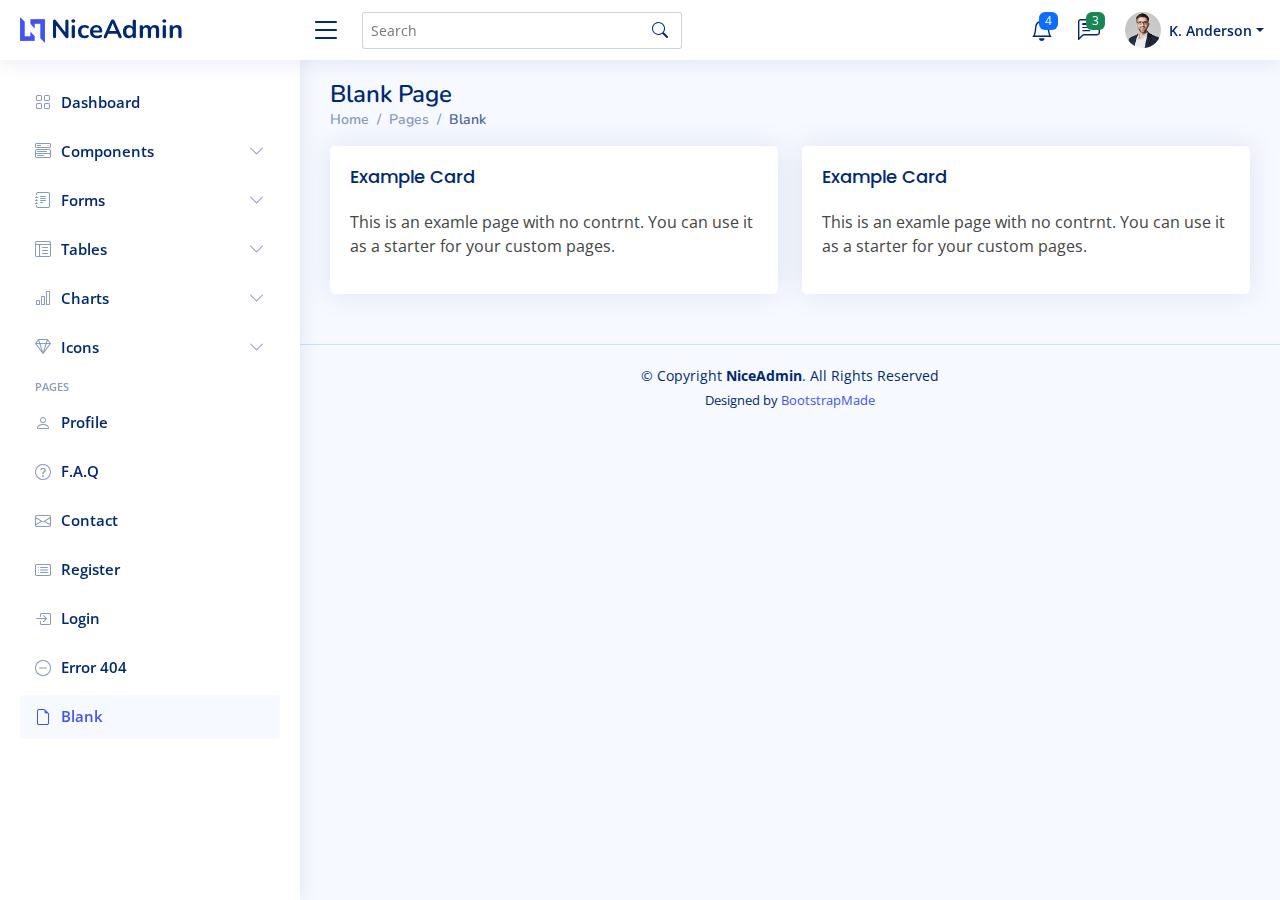
<file: pages-blank.html>
<!DOCTYPE html>
<html lang="en">

<head>
  <meta charset="utf-8">
  <meta content="width=device-width, initial-scale=1.0" name="viewport">

  <title>Components / Accordion - NiceAdmin Bootstrap Template</title>
  <meta content="" name="description">
  <meta content="" name="keywords">

  <!-- Favicons -->
  <link href="assets/img/favicon.png" rel="icon">
  <link href="assets/img/apple-touch-icon.png" rel="apple-touch-icon">

  <!-- Google Fonts -->
  <link href="https://fonts.gstatic.com" rel="preconnect">
  <link href="https://fonts.googleapis.com/css?family=Open+Sans:300,300i,400,400i,600,600i,700,700i|Nunito:300,300i,400,400i,600,600i,700,700i|Poppins:300,300i,400,400i,500,500i,600,600i,700,700i" rel="stylesheet">

  <!-- Vendor CSS Files -->
  <link href="assets/vendor/bootstrap/css/bootstrap.min.css" rel="stylesheet">
  <link href="assets/vendor/bootstrap-icons/bootstrap-icons.css" rel="stylesheet">
  <link href="assets/vendor/boxicons/css/boxicons.min.css" rel="stylesheet">
  <link href="assets/vendor/quill/quill.snow.css" rel="stylesheet">
  <link href="assets/vendor/quill/quill.bubble.css" rel="stylesheet">
  <link href="assets/vendor/remixicon/remixicon.css" rel="stylesheet">
  <link href="assets/vendor/simple-datatables/style.css" rel="stylesheet">

  <!-- Template Main CSS File -->
  <link href="assets/css/style.css" rel="stylesheet">

  <!-- =======================================================
  * Template Name: NiceAdmin - v2.5.0
  * Template URL: https://bootstrapmade.com/nice-admin-bootstrap-admin-html-template/
  * Author: BootstrapMade.com
  * License: https://bootstrapmade.com/license/
  ======================================================== -->
</head>

<body>

  <!-- ======= Header ======= -->
  <header id="header" class="header fixed-top d-flex align-items-center">

    <div class="d-flex align-items-center justify-content-between">
      <a href="index.html" class="logo d-flex align-items-center">
        <img src="assets/img/logo.png" alt="">
        <span class="d-none d-lg-block">NiceAdmin</span>
      </a>
      <i class="bi bi-list toggle-sidebar-btn"></i>
    </div><!-- End Logo -->

    <div class="search-bar">
      <form class="search-form d-flex align-items-center" method="POST" action="#">
        <input type="text" name="query" placeholder="Search" title="Enter search keyword">
        <button type="submit" title="Search"><i class="bi bi-search"></i></button>
      </form>
    </div><!-- End Search Bar -->

    <nav class="header-nav ms-auto">
      <ul class="d-flex align-items-center">

        <li class="nav-item d-block d-lg-none">
          <a class="nav-link nav-icon search-bar-toggle " href="#">
            <i class="bi bi-search"></i>
          </a>
        </li><!-- End Search Icon-->

        <li class="nav-item dropdown">

          <a class="nav-link nav-icon" href="#" data-bs-toggle="dropdown">
            <i class="bi bi-bell"></i>
            <span class="badge bg-primary badge-number">4</span>
          </a><!-- End Notification Icon -->

          <ul class="dropdown-menu dropdown-menu-end dropdown-menu-arrow notifications">
            <li class="dropdown-header">
              You have 4 new notifications
              <a href="#"><span class="badge rounded-pill bg-primary p-2 ms-2">View all</span></a>
            </li>
            <li>
              <hr class="dropdown-divider">
            </li>

            <li class="notification-item">
              <i class="bi bi-exclamation-circle text-warning"></i>
              <div>
                <h4>Lorem Ipsum</h4>
                <p>Quae dolorem earum veritatis oditseno</p>
                <p>30 min. ago</p>
              </div>
            </li>

            <li>
              <hr class="dropdown-divider">
            </li>

            <li class="notification-item">
              <i class="bi bi-x-circle text-danger"></i>
              <div>
                <h4>Atque rerum nesciunt</h4>
                <p>Quae dolorem earum veritatis oditseno</p>
                <p>1 hr. ago</p>
              </div>
            </li>

            <li>
              <hr class="dropdown-divider">
            </li>

            <li class="notification-item">
              <i class="bi bi-check-circle text-success"></i>
              <div>
                <h4>Sit rerum fuga</h4>
                <p>Quae dolorem earum veritatis oditseno</p>
                <p>2 hrs. ago</p>
              </div>
            </li>

            <li>
              <hr class="dropdown-divider">
            </li>

            <li class="notification-item">
              <i class="bi bi-info-circle text-primary"></i>
              <div>
                <h4>Dicta reprehenderit</h4>
                <p>Quae dolorem earum veritatis oditseno</p>
                <p>4 hrs. ago</p>
              </div>
            </li>

            <li>
              <hr class="dropdown-divider">
            </li>
            <li class="dropdown-footer">
              <a href="#">Show all notifications</a>
            </li>

          </ul><!-- End Notification Dropdown Items -->

        </li><!-- End Notification Nav -->

        <li class="nav-item dropdown">

          <a class="nav-link nav-icon" href="#" data-bs-toggle="dropdown">
            <i class="bi bi-chat-left-text"></i>
            <span class="badge bg-success badge-number">3</span>
          </a><!-- End Messages Icon -->

          <ul class="dropdown-menu dropdown-menu-end dropdown-menu-arrow messages">
            <li class="dropdown-header">
              You have 3 new messages
              <a href="#"><span class="badge rounded-pill bg-primary p-2 ms-2">View all</span></a>
            </li>
            <li>
              <hr class="dropdown-divider">
            </li>

            <li class="message-item">
              <a href="#">
                <img src="assets/img/messages-1.jpg" alt="" class="rounded-circle">
                <div>
                  <h4>Maria Hudson</h4>
                  <p>Velit asperiores et ducimus soluta repudiandae labore officia est ut...</p>
                  <p>4 hrs. ago</p>
                </div>
              </a>
            </li>
            <li>
              <hr class="dropdown-divider">
            </li>

            <li class="message-item">
              <a href="#">
                <img src="assets/img/messages-2.jpg" alt="" class="rounded-circle">
                <div>
                  <h4>Anna Nelson</h4>
                  <p>Velit asperiores et ducimus soluta repudiandae labore officia est ut...</p>
                  <p>6 hrs. ago</p>
                </div>
              </a>
            </li>
            <li>
              <hr class="dropdown-divider">
            </li>

            <li class="message-item">
              <a href="#">
                <img src="assets/img/messages-3.jpg" alt="" class="rounded-circle">
                <div>
                  <h4>David Muldon</h4>
                  <p>Velit asperiores et ducimus soluta repudiandae labore officia est ut...</p>
                  <p>8 hrs. ago</p>
                </div>
              </a>
            </li>
            <li>
              <hr class="dropdown-divider">
            </li>

            <li class="dropdown-footer">
              <a href="#">Show all messages</a>
            </li>

          </ul><!-- End Messages Dropdown Items -->

        </li><!-- End Messages Nav -->

        <li class="nav-item dropdown pe-3">

          <a class="nav-link nav-profile d-flex align-items-center pe-0" href="#" data-bs-toggle="dropdown">
            <img src="assets/img/profile-img.jpg" alt="Profile" class="rounded-circle">
            <span class="d-none d-md-block dropdown-toggle ps-2">K. Anderson</span>
          </a><!-- End Profile Iamge Icon -->

          <ul class="dropdown-menu dropdown-menu-end dropdown-menu-arrow profile">
            <li class="dropdown-header">
              <h6>Kevin Anderson</h6>
              <span>Web Designer</span>
            </li>
            <li>
              <hr class="dropdown-divider">
            </li>

            <li>
              <a class="dropdown-item d-flex align-items-center" href="users-profile.html">
                <i class="bi bi-person"></i>
                <span>My Profile</span>
              </a>
            </li>
            <li>
              <hr class="dropdown-divider">
            </li>

            <li>
              <a class="dropdown-item d-flex align-items-center" href="users-profile.html">
                <i class="bi bi-gear"></i>
                <span>Account Settings</span>
              </a>
            </li>
            <li>
              <hr class="dropdown-divider">
            </li>

            <li>
              <a class="dropdown-item d-flex align-items-center" href="pages-faq.html">
                <i class="bi bi-question-circle"></i>
                <span>Need Help?</span>
              </a>
            </li>
            <li>
              <hr class="dropdown-divider">
            </li>

            <li>
              <a class="dropdown-item d-flex align-items-center" href="#">
                <i class="bi bi-box-arrow-right"></i>
                <span>Sign Out</span>
              </a>
            </li>

          </ul><!-- End Profile Dropdown Items -->
        </li><!-- End Profile Nav -->

      </ul>
    </nav><!-- End Icons Navigation -->

  </header><!-- End Header -->

  <!-- ======= Sidebar ======= -->
  <aside id="sidebar" class="sidebar">

    <ul class="sidebar-nav" id="sidebar-nav">

      <li class="nav-item">
        <a class="nav-link collapsed" href="index.html">
          <i class="bi bi-grid"></i>
          <span>Dashboard</span>
        </a>
      </li><!-- End Dashboard Nav -->

      <li class="nav-item">
        <a class="nav-link collapsed" data-bs-target="#components-nav" data-bs-toggle="collapse" href="#">
          <i class="bi bi-menu-button-wide"></i><span>Components</span><i class="bi bi-chevron-down ms-auto"></i>
        </a>
        <ul id="components-nav" class="nav-content collapse " data-bs-parent="#sidebar-nav">
          <li>
            <a href="components-alerts.html">
              <i class="bi bi-circle"></i><span>Alerts</span>
            </a>
          </li>
          <li>
            <a href="components-accordion.html">
              <i class="bi bi-circle"></i><span>Accordion</span>
            </a>
          </li>
          <li>
            <a href="components-badges.html">
              <i class="bi bi-circle"></i><span>Badges</span>
            </a>
          </li>
          <li>
            <a href="components-breadcrumbs.html">
              <i class="bi bi-circle"></i><span>Breadcrumbs</span>
            </a>
          </li>
          <li>
            <a href="components-buttons.html">
              <i class="bi bi-circle"></i><span>Buttons</span>
            </a>
          </li>
          <li>
            <a href="components-cards.html">
              <i class="bi bi-circle"></i><span>Cards</span>
            </a>
          </li>
          <li>
            <a href="components-carousel.html">
              <i class="bi bi-circle"></i><span>Carousel</span>
            </a>
          </li>
          <li>
            <a href="components-list-group.html">
              <i class="bi bi-circle"></i><span>List group</span>
            </a>
          </li>
          <li>
            <a href="components-modal.html">
              <i class="bi bi-circle"></i><span>Modal</span>
            </a>
          </li>
          <li>
            <a href="components-tabs.html">
              <i class="bi bi-circle"></i><span>Tabs</span>
            </a>
          </li>
          <li>
            <a href="components-pagination.html">
              <i class="bi bi-circle"></i><span>Pagination</span>
            </a>
          </li>
          <li>
            <a href="components-progress.html">
              <i class="bi bi-circle"></i><span>Progress</span>
            </a>
          </li>
          <li>
            <a href="components-spinners.html">
              <i class="bi bi-circle"></i><span>Spinners</span>
            </a>
          </li>
          <li>
            <a href="components-tooltips.html">
              <i class="bi bi-circle"></i><span>Tooltips</span>
            </a>
          </li>
        </ul>
      </li><!-- End Components Nav -->

      <li class="nav-item">
        <a class="nav-link collapsed" data-bs-target="#forms-nav" data-bs-toggle="collapse" href="#">
          <i class="bi bi-journal-text"></i><span>Forms</span><i class="bi bi-chevron-down ms-auto"></i>
        </a>
        <ul id="forms-nav" class="nav-content collapse " data-bs-parent="#sidebar-nav">
          <li>
            <a href="forms-elements.html">
              <i class="bi bi-circle"></i><span>Form Elements</span>
            </a>
          </li>
          <li>
            <a href="forms-layouts.html">
              <i class="bi bi-circle"></i><span>Form Layouts</span>
            </a>
          </li>
          <li>
            <a href="forms-editors.html">
              <i class="bi bi-circle"></i><span>Form Editors</span>
            </a>
          </li>
          <li>
            <a href="forms-validation.html">
              <i class="bi bi-circle"></i><span>Form Validation</span>
            </a>
          </li>
        </ul>
      </li><!-- End Forms Nav -->

      <li class="nav-item">
        <a class="nav-link collapsed" data-bs-target="#tables-nav" data-bs-toggle="collapse" href="#">
          <i class="bi bi-layout-text-window-reverse"></i><span>Tables</span><i class="bi bi-chevron-down ms-auto"></i>
        </a>
        <ul id="tables-nav" class="nav-content collapse " data-bs-parent="#sidebar-nav">
          <li>
            <a href="tables-general.html">
              <i class="bi bi-circle"></i><span>General Tables</span>
            </a>
          </li>
          <li>
            <a href="tables-data.html">
              <i class="bi bi-circle"></i><span>Data Tables</span>
            </a>
          </li>
        </ul>
      </li><!-- End Tables Nav -->

      <li class="nav-item">
        <a class="nav-link collapsed" data-bs-target="#charts-nav" data-bs-toggle="collapse" href="#">
          <i class="bi bi-bar-chart"></i><span>Charts</span><i class="bi bi-chevron-down ms-auto"></i>
        </a>
        <ul id="charts-nav" class="nav-content collapse " data-bs-parent="#sidebar-nav">
          <li>
            <a href="charts-chartjs.html">
              <i class="bi bi-circle"></i><span>Chart.js</span>
            </a>
          </li>
          <li>
            <a href="charts-apexcharts.html">
              <i class="bi bi-circle"></i><span>ApexCharts</span>
            </a>
          </li>
          <li>
            <a href="charts-echarts.html">
              <i class="bi bi-circle"></i><span>ECharts</span>
            </a>
          </li>
        </ul>
      </li><!-- End Charts Nav -->

      <li class="nav-item">
        <a class="nav-link collapsed" data-bs-target="#icons-nav" data-bs-toggle="collapse" href="#">
          <i class="bi bi-gem"></i><span>Icons</span><i class="bi bi-chevron-down ms-auto"></i>
        </a>
        <ul id="icons-nav" class="nav-content collapse " data-bs-parent="#sidebar-nav">
          <li>
            <a href="icons-bootstrap.html">
              <i class="bi bi-circle"></i><span>Bootstrap Icons</span>
            </a>
          </li>
          <li>
            <a href="icons-remix.html">
              <i class="bi bi-circle"></i><span>Remix Icons</span>
            </a>
          </li>
          <li>
            <a href="icons-boxicons.html">
              <i class="bi bi-circle"></i><span>Boxicons</span>
            </a>
          </li>
        </ul>
      </li><!-- End Icons Nav -->

      <li class="nav-heading">Pages</li>

      <li class="nav-item">
        <a class="nav-link collapsed" href="users-profile.html">
          <i class="bi bi-person"></i>
          <span>Profile</span>
        </a>
      </li><!-- End Profile Page Nav -->

      <li class="nav-item">
        <a class="nav-link collapsed" href="pages-faq.html">
          <i class="bi bi-question-circle"></i>
          <span>F.A.Q</span>
        </a>
      </li><!-- End F.A.Q Page Nav -->

      <li class="nav-item">
        <a class="nav-link collapsed" href="pages-contact.html">
          <i class="bi bi-envelope"></i>
          <span>Contact</span>
        </a>
      </li><!-- End Contact Page Nav -->

      <li class="nav-item">
        <a class="nav-link collapsed" href="pages-register.html">
          <i class="bi bi-card-list"></i>
          <span>Register</span>
        </a>
      </li><!-- End Register Page Nav -->

      <li class="nav-item">
        <a class="nav-link collapsed" href="pages-login.html">
          <i class="bi bi-box-arrow-in-right"></i>
          <span>Login</span>
        </a>
      </li><!-- End Login Page Nav -->

      <li class="nav-item">
        <a class="nav-link collapsed" href="pages-error-404.html">
          <i class="bi bi-dash-circle"></i>
          <span>Error 404</span>
        </a>
      </li><!-- End Error 404 Page Nav -->

      <li class="nav-item">
        <a class="nav-link " href="pages-blank.html">
          <i class="bi bi-file-earmark"></i>
          <span>Blank</span>
        </a>
      </li><!-- End Blank Page Nav -->

    </ul>

  </aside><!-- End Sidebar-->

  <main id="main" class="main">

    <div class="pagetitle">
      <h1>Blank Page</h1>
      <nav>
        <ol class="breadcrumb">
          <li class="breadcrumb-item"><a href="index.html">Home</a></li>
          <li class="breadcrumb-item">Pages</li>
          <li class="breadcrumb-item active">Blank</li>
        </ol>
      </nav>
    </div><!-- End Page Title -->

    <section class="section">
      <div class="row">
        <div class="col-lg-6">

          <div class="card">
            <div class="card-body">
              <h5 class="card-title">Example Card</h5>
              <p>This is an examle page with no contrnt. You can use it as a starter for your custom pages.</p>
            </div>
          </div>

        </div>

        <div class="col-lg-6">

          <div class="card">
            <div class="card-body">
              <h5 class="card-title">Example Card</h5>
              <p>This is an examle page with no contrnt. You can use it as a starter for your custom pages.</p>
            </div>
          </div>

        </div>
      </div>
    </section>

  </main><!-- End #main -->

  <!-- ======= Footer ======= -->
  <footer id="footer" class="footer">
    <div class="copyright">
      &copy; Copyright <strong><span>NiceAdmin</span></strong>. All Rights Reserved
    </div>
    <div class="credits">
      <!-- All the links in the footer should remain intact. -->
      <!-- You can delete the links only if you purchased the pro version. -->
      <!-- Licensing information: https://bootstrapmade.com/license/ -->
      <!-- Purchase the pro version with working PHP/AJAX contact form: https://bootstrapmade.com/nice-admin-bootstrap-admin-html-template/ -->
      Designed by <a href="https://bootstrapmade.com/">BootstrapMade</a>
    </div>
  </footer><!-- End Footer -->

  <a href="#" class="back-to-top d-flex align-items-center justify-content-center"><i class="bi bi-arrow-up-short"></i></a>

  <!-- Vendor JS Files -->
  <script src="assets/vendor/apexcharts/apexcharts.min.js"></script>
  <script src="assets/vendor/bootstrap/js/bootstrap.bundle.min.js"></script>
  <script src="assets/vendor/chart.js/chart.umd.js"></script>
  <script src="assets/vendor/echarts/echarts.min.js"></script>
  <script src="assets/vendor/quill/quill.min.js"></script>
  <script src="assets/vendor/simple-datatables/simple-datatables.js"></script>
  <script src="assets/vendor/tinymce/tinymce.min.js"></script>
  <script src="assets/vendor/php-email-form/validate.js"></script>

  <!-- Template Main JS File -->
  <script src="assets/js/main.js"></script>

</body>

</html>
</file>
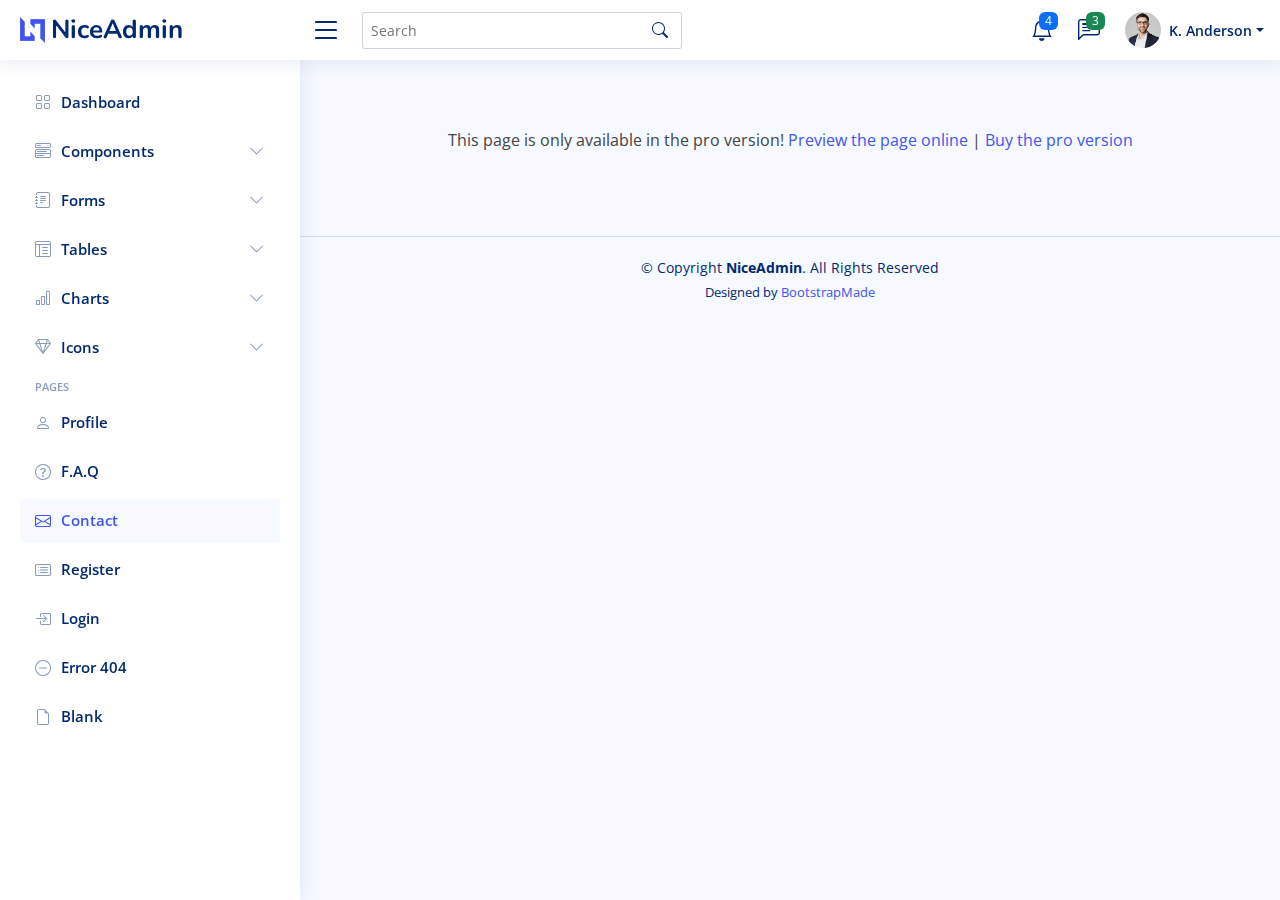
<file: pages-contact.html>
<!DOCTYPE html>
<html lang="en">

<head>
  <meta charset="utf-8">
  <meta content="width=device-width, initial-scale=1.0" name="viewport">

  <title>Pages / Contact - NiceAdmin Bootstrap Template</title>
  <meta content="" name="description">
  <meta content="" name="keywords">

  <!-- Favicons -->
  <link href="assets/img/favicon.png" rel="icon">
  <link href="assets/img/apple-touch-icon.png" rel="apple-touch-icon">

  <!-- Google Fonts -->
  <link href="https://fonts.gstatic.com" rel="preconnect">
  <link href="https://fonts.googleapis.com/css?family=Open+Sans:300,300i,400,400i,600,600i,700,700i|Nunito:300,300i,400,400i,600,600i,700,700i|Poppins:300,300i,400,400i,500,500i,600,600i,700,700i" rel="stylesheet">

  <!-- Vendor CSS Files -->
  <link href="assets/vendor/bootstrap/css/bootstrap.min.css" rel="stylesheet">
  <link href="assets/vendor/bootstrap-icons/bootstrap-icons.css" rel="stylesheet">
  <link href="assets/vendor/boxicons/css/boxicons.min.css" rel="stylesheet">
  <link href="assets/vendor/quill/quill.snow.css" rel="stylesheet">
  <link href="assets/vendor/quill/quill.bubble.css" rel="stylesheet">
  <link href="assets/vendor/remixicon/remixicon.css" rel="stylesheet">
  <link href="assets/vendor/simple-datatables/style.css" rel="stylesheet">

  <!-- Template Main CSS File -->
  <link href="assets/css/style.css" rel="stylesheet">

  <!-- =======================================================
  * Template Name: NiceAdmin - v2.5.0
  * Template URL: https://bootstrapmade.com/nice-admin-bootstrap-admin-html-template/
  * Author: BootstrapMade.com
  * License: https://bootstrapmade.com/license/
  ======================================================== -->
</head>

<body>

  <!-- ======= Header ======= -->
  <header id="header" class="header fixed-top d-flex align-items-center">

    <div class="d-flex align-items-center justify-content-between">
      <a href="index.html" class="logo d-flex align-items-center">
        <img src="assets/img/logo.png" alt="">
        <span class="d-none d-lg-block">NiceAdmin</span>
      </a>
      <i class="bi bi-list toggle-sidebar-btn"></i>
    </div><!-- End Logo -->

    <div class="search-bar">
      <form class="search-form d-flex align-items-center" method="POST" action="#">
        <input type="text" name="query" placeholder="Search" title="Enter search keyword">
        <button type="submit" title="Search"><i class="bi bi-search"></i></button>
      </form>
    </div><!-- End Search Bar -->

    <nav class="header-nav ms-auto">
      <ul class="d-flex align-items-center">

        <li class="nav-item d-block d-lg-none">
          <a class="nav-link nav-icon search-bar-toggle " href="#">
            <i class="bi bi-search"></i>
          </a>
        </li><!-- End Search Icon-->

        <li class="nav-item dropdown">

          <a class="nav-link nav-icon" href="#" data-bs-toggle="dropdown">
            <i class="bi bi-bell"></i>
            <span class="badge bg-primary badge-number">4</span>
          </a><!-- End Notification Icon -->

          <ul class="dropdown-menu dropdown-menu-end dropdown-menu-arrow notifications">
            <li class="dropdown-header">
              You have 4 new notifications
              <a href="#"><span class="badge rounded-pill bg-primary p-2 ms-2">View all</span></a>
            </li>
            <li>
              <hr class="dropdown-divider">
            </li>

            <li class="notification-item">
              <i class="bi bi-exclamation-circle text-warning"></i>
              <div>
                <h4>Lorem Ipsum</h4>
                <p>Quae dolorem earum veritatis oditseno</p>
                <p>30 min. ago</p>
              </div>
            </li>

            <li>
              <hr class="dropdown-divider">
            </li>

            <li class="notification-item">
              <i class="bi bi-x-circle text-danger"></i>
              <div>
                <h4>Atque rerum nesciunt</h4>
                <p>Quae dolorem earum veritatis oditseno</p>
                <p>1 hr. ago</p>
              </div>
            </li>

            <li>
              <hr class="dropdown-divider">
            </li>

            <li class="notification-item">
              <i class="bi bi-check-circle text-success"></i>
              <div>
                <h4>Sit rerum fuga</h4>
                <p>Quae dolorem earum veritatis oditseno</p>
                <p>2 hrs. ago</p>
              </div>
            </li>

            <li>
              <hr class="dropdown-divider">
            </li>

            <li class="notification-item">
              <i class="bi bi-info-circle text-primary"></i>
              <div>
                <h4>Dicta reprehenderit</h4>
                <p>Quae dolorem earum veritatis oditseno</p>
                <p>4 hrs. ago</p>
              </div>
            </li>

            <li>
              <hr class="dropdown-divider">
            </li>
            <li class="dropdown-footer">
              <a href="#">Show all notifications</a>
            </li>

          </ul><!-- End Notification Dropdown Items -->

        </li><!-- End Notification Nav -->

        <li class="nav-item dropdown">

          <a class="nav-link nav-icon" href="#" data-bs-toggle="dropdown">
            <i class="bi bi-chat-left-text"></i>
            <span class="badge bg-success badge-number">3</span>
          </a><!-- End Messages Icon -->

          <ul class="dropdown-menu dropdown-menu-end dropdown-menu-arrow messages">
            <li class="dropdown-header">
              You have 3 new messages
              <a href="#"><span class="badge rounded-pill bg-primary p-2 ms-2">View all</span></a>
            </li>
            <li>
              <hr class="dropdown-divider">
            </li>

            <li class="message-item">
              <a href="#">
                <img src="assets/img/messages-1.jpg" alt="" class="rounded-circle">
                <div>
                  <h4>Maria Hudson</h4>
                  <p>Velit asperiores et ducimus soluta repudiandae labore officia est ut...</p>
                  <p>4 hrs. ago</p>
                </div>
              </a>
            </li>
            <li>
              <hr class="dropdown-divider">
            </li>

            <li class="message-item">
              <a href="#">
                <img src="assets/img/messages-2.jpg" alt="" class="rounded-circle">
                <div>
                  <h4>Anna Nelson</h4>
                  <p>Velit asperiores et ducimus soluta repudiandae labore officia est ut...</p>
                  <p>6 hrs. ago</p>
                </div>
              </a>
            </li>
            <li>
              <hr class="dropdown-divider">
            </li>

            <li class="message-item">
              <a href="#">
                <img src="assets/img/messages-3.jpg" alt="" class="rounded-circle">
                <div>
                  <h4>David Muldon</h4>
                  <p>Velit asperiores et ducimus soluta repudiandae labore officia est ut...</p>
                  <p>8 hrs. ago</p>
                </div>
              </a>
            </li>
            <li>
              <hr class="dropdown-divider">
            </li>

            <li class="dropdown-footer">
              <a href="#">Show all messages</a>
            </li>

          </ul><!-- End Messages Dropdown Items -->

        </li><!-- End Messages Nav -->

        <li class="nav-item dropdown pe-3">

          <a class="nav-link nav-profile d-flex align-items-center pe-0" href="#" data-bs-toggle="dropdown">
            <img src="assets/img/profile-img.jpg" alt="Profile" class="rounded-circle">
            <span class="d-none d-md-block dropdown-toggle ps-2">K. Anderson</span>
          </a><!-- End Profile Iamge Icon -->

          <ul class="dropdown-menu dropdown-menu-end dropdown-menu-arrow profile">
            <li class="dropdown-header">
              <h6>Kevin Anderson</h6>
              <span>Web Designer</span>
            </li>
            <li>
              <hr class="dropdown-divider">
            </li>

            <li>
              <a class="dropdown-item d-flex align-items-center" href="users-profile.html">
                <i class="bi bi-person"></i>
                <span>My Profile</span>
              </a>
            </li>
            <li>
              <hr class="dropdown-divider">
            </li>

            <li>
              <a class="dropdown-item d-flex align-items-center" href="users-profile.html">
                <i class="bi bi-gear"></i>
                <span>Account Settings</span>
              </a>
            </li>
            <li>
              <hr class="dropdown-divider">
            </li>

            <li>
              <a class="dropdown-item d-flex align-items-center" href="pages-faq.html">
                <i class="bi bi-question-circle"></i>
                <span>Need Help?</span>
              </a>
            </li>
            <li>
              <hr class="dropdown-divider">
            </li>

            <li>
              <a class="dropdown-item d-flex align-items-center" href="#">
                <i class="bi bi-box-arrow-right"></i>
                <span>Sign Out</span>
              </a>
            </li>

          </ul><!-- End Profile Dropdown Items -->
        </li><!-- End Profile Nav -->

      </ul>
    </nav><!-- End Icons Navigation -->

  </header><!-- End Header -->

  <!-- ======= Sidebar ======= -->
  <aside id="sidebar" class="sidebar">

    <ul class="sidebar-nav" id="sidebar-nav">

      <li class="nav-item">
        <a class="nav-link collapsed" href="index.html">
          <i class="bi bi-grid"></i>
          <span>Dashboard</span>
        </a>
      </li><!-- End Dashboard Nav -->

      <li class="nav-item">
        <a class="nav-link collapsed" data-bs-target="#components-nav" data-bs-toggle="collapse" href="#">
          <i class="bi bi-menu-button-wide"></i><span>Components</span><i class="bi bi-chevron-down ms-auto"></i>
        </a>
        <ul id="components-nav" class="nav-content collapse " data-bs-parent="#sidebar-nav">
          <li>
            <a href="components-alerts.html">
              <i class="bi bi-circle"></i><span>Alerts</span>
            </a>
          </li>
          <li>
            <a href="components-accordion.html">
              <i class="bi bi-circle"></i><span>Accordion</span>
            </a>
          </li>
          <li>
            <a href="components-badges.html">
              <i class="bi bi-circle"></i><span>Badges</span>
            </a>
          </li>
          <li>
            <a href="components-breadcrumbs.html">
              <i class="bi bi-circle"></i><span>Breadcrumbs</span>
            </a>
          </li>
          <li>
            <a href="components-buttons.html">
              <i class="bi bi-circle"></i><span>Buttons</span>
            </a>
          </li>
          <li>
            <a href="components-cards.html">
              <i class="bi bi-circle"></i><span>Cards</span>
            </a>
          </li>
          <li>
            <a href="components-carousel.html">
              <i class="bi bi-circle"></i><span>Carousel</span>
            </a>
          </li>
          <li>
            <a href="components-list-group.html">
              <i class="bi bi-circle"></i><span>List group</span>
            </a>
          </li>
          <li>
            <a href="components-modal.html">
              <i class="bi bi-circle"></i><span>Modal</span>
            </a>
          </li>
          <li>
            <a href="components-tabs.html">
              <i class="bi bi-circle"></i><span>Tabs</span>
            </a>
          </li>
          <li>
            <a href="components-pagination.html">
              <i class="bi bi-circle"></i><span>Pagination</span>
            </a>
          </li>
          <li>
            <a href="components-progress.html">
              <i class="bi bi-circle"></i><span>Progress</span>
            </a>
          </li>
          <li>
            <a href="components-spinners.html">
              <i class="bi bi-circle"></i><span>Spinners</span>
            </a>
          </li>
          <li>
            <a href="components-tooltips.html">
              <i class="bi bi-circle"></i><span>Tooltips</span>
            </a>
          </li>
        </ul>
      </li><!-- End Components Nav -->

      <li class="nav-item">
        <a class="nav-link collapsed" data-bs-target="#forms-nav" data-bs-toggle="collapse" href="#">
          <i class="bi bi-journal-text"></i><span>Forms</span><i class="bi bi-chevron-down ms-auto"></i>
        </a>
        <ul id="forms-nav" class="nav-content collapse " data-bs-parent="#sidebar-nav">
          <li>
            <a href="forms-elements.html">
              <i class="bi bi-circle"></i><span>Form Elements</span>
            </a>
          </li>
          <li>
            <a href="forms-layouts.html">
              <i class="bi bi-circle"></i><span>Form Layouts</span>
            </a>
          </li>
          <li>
            <a href="forms-editors.html">
              <i class="bi bi-circle"></i><span>Form Editors</span>
            </a>
          </li>
          <li>
            <a href="forms-validation.html">
              <i class="bi bi-circle"></i><span>Form Validation</span>
            </a>
          </li>
        </ul>
      </li><!-- End Forms Nav -->

      <li class="nav-item">
        <a class="nav-link collapsed" data-bs-target="#tables-nav" data-bs-toggle="collapse" href="#">
          <i class="bi bi-layout-text-window-reverse"></i><span>Tables</span><i class="bi bi-chevron-down ms-auto"></i>
        </a>
        <ul id="tables-nav" class="nav-content collapse " data-bs-parent="#sidebar-nav">
          <li>
            <a href="tables-general.html">
              <i class="bi bi-circle"></i><span>General Tables</span>
            </a>
          </li>
          <li>
            <a href="tables-data.html">
              <i class="bi bi-circle"></i><span>Data Tables</span>
            </a>
          </li>
        </ul>
      </li><!-- End Tables Nav -->

      <li class="nav-item">
        <a class="nav-link collapsed" data-bs-target="#charts-nav" data-bs-toggle="collapse" href="#">
          <i class="bi bi-bar-chart"></i><span>Charts</span><i class="bi bi-chevron-down ms-auto"></i>
        </a>
        <ul id="charts-nav" class="nav-content collapse " data-bs-parent="#sidebar-nav">
          <li>
            <a href="charts-chartjs.html">
              <i class="bi bi-circle"></i><span>Chart.js</span>
            </a>
          </li>
          <li>
            <a href="charts-apexcharts.html">
              <i class="bi bi-circle"></i><span>ApexCharts</span>
            </a>
          </li>
          <li>
            <a href="charts-echarts.html">
              <i class="bi bi-circle"></i><span>ECharts</span>
            </a>
          </li>
        </ul>
      </li><!-- End Charts Nav -->

      <li class="nav-item">
        <a class="nav-link collapsed" data-bs-target="#icons-nav" data-bs-toggle="collapse" href="#">
          <i class="bi bi-gem"></i><span>Icons</span><i class="bi bi-chevron-down ms-auto"></i>
        </a>
        <ul id="icons-nav" class="nav-content collapse " data-bs-parent="#sidebar-nav">
          <li>
            <a href="icons-bootstrap.html">
              <i class="bi bi-circle"></i><span>Bootstrap Icons</span>
            </a>
          </li>
          <li>
            <a href="icons-remix.html">
              <i class="bi bi-circle"></i><span>Remix Icons</span>
            </a>
          </li>
          <li>
            <a href="icons-boxicons.html">
              <i class="bi bi-circle"></i><span>Boxicons</span>
            </a>
          </li>
        </ul>
      </li><!-- End Icons Nav -->

      <li class="nav-heading">Pages</li>

      <li class="nav-item">
        <a class="nav-link collapsed" href="users-profile.html">
          <i class="bi bi-person"></i>
          <span>Profile</span>
        </a>
      </li><!-- End Profile Page Nav -->

      <li class="nav-item">
        <a class="nav-link collapsed" href="pages-faq.html">
          <i class="bi bi-question-circle"></i>
          <span>F.A.Q</span>
        </a>
      </li><!-- End F.A.Q Page Nav -->

      <li class="nav-item">
        <a class="nav-link " href="pages-contact.html">
          <i class="bi bi-envelope"></i>
          <span>Contact</span>
        </a>
      </li><!-- End Contact Page Nav -->

      <li class="nav-item">
        <a class="nav-link collapsed" href="pages-register.html">
          <i class="bi bi-card-list"></i>
          <span>Register</span>
        </a>
      </li><!-- End Register Page Nav -->

      <li class="nav-item">
        <a class="nav-link collapsed" href="pages-login.html">
          <i class="bi bi-box-arrow-in-right"></i>
          <span>Login</span>
        </a>
      </li><!-- End Login Page Nav -->

      <li class="nav-item">
        <a class="nav-link collapsed" href="pages-error-404.html">
          <i class="bi bi-dash-circle"></i>
          <span>Error 404</span>
        </a>
      </li><!-- End Error 404 Page Nav -->

      <li class="nav-item">
        <a class="nav-link collapsed" href="pages-blank.html">
          <i class="bi bi-file-earmark"></i>
          <span>Blank</span>
        </a>
      </li><!-- End Blank Page Nav -->

    </ul>

  </aside><!-- End Sidebar-->

  <main id="main" class="main">
    <p class="text-center p-5">
      This page is only available in the pro version! <a href="https://bootstrapmade.com/demo/templates/NiceAdmin/pages-contact.html" target="_blank">Preview the page online</a> | <a href="https://bootstrapmade.com/nice-admin-bootstrap-admin-html-template/#download" target="_blank">Buy the pro version</a>
    </p>
  </main><!-- End #main -->

  <!-- ======= Footer ======= -->
  <footer id="footer" class="footer">
    <div class="copyright">
      &copy; Copyright <strong><span>NiceAdmin</span></strong>. All Rights Reserved
    </div>
    <div class="credits">
      <!-- All the links in the footer should remain intact. -->
      <!-- You can delete the links only if you purchased the pro version. -->
      <!-- Licensing information: https://bootstrapmade.com/license/ -->
      <!-- Purchase the pro version with working PHP/AJAX contact form: https://bootstrapmade.com/nice-admin-bootstrap-admin-html-template/ -->
      Designed by <a href="https://bootstrapmade.com/">BootstrapMade</a>
    </div>
  </footer><!-- End Footer -->

  <a href="#" class="back-to-top d-flex align-items-center justify-content-center"><i class="bi bi-arrow-up-short"></i></a>

  <!-- Vendor JS Files -->
  <script src="assets/vendor/apexcharts/apexcharts.min.js"></script>
  <script src="assets/vendor/bootstrap/js/bootstrap.bundle.min.js"></script>
  <script src="assets/vendor/chart.js/chart.umd.js"></script>
  <script src="assets/vendor/echarts/echarts.min.js"></script>
  <script src="assets/vendor/quill/quill.min.js"></script>
  <script src="assets/vendor/simple-datatables/simple-datatables.js"></script>
  <script src="assets/vendor/tinymce/tinymce.min.js"></script>
  <script src="assets/vendor/php-email-form/validate.js"></script>

  <!-- Template Main JS File -->
  <script src="assets/js/main.js"></script>

</body>

</html>
</file>
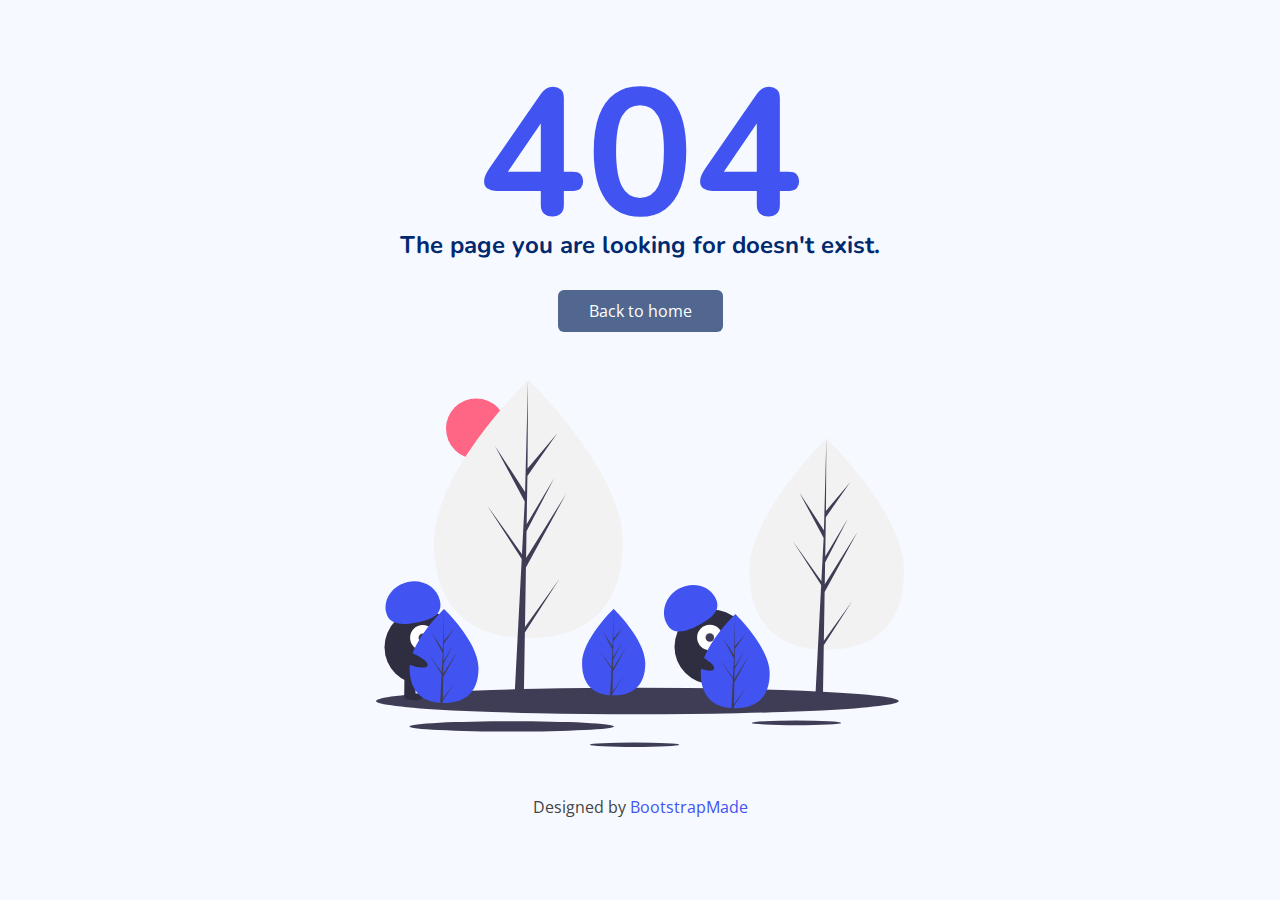
<file: pages-error-404.html>
<!DOCTYPE html>
<html lang="en">

<head>
  <meta charset="utf-8">
  <meta content="width=device-width, initial-scale=1.0" name="viewport">

  <title>Pages / Not Found 404 - NiceAdmin Bootstrap Template</title>
  <meta content="" name="description">
  <meta content="" name="keywords">

  <!-- Favicons -->
  <link href="assets/img/favicon.png" rel="icon">
  <link href="assets/img/apple-touch-icon.png" rel="apple-touch-icon">

  <!-- Google Fonts -->
  <link href="https://fonts.gstatic.com" rel="preconnect">
  <link href="https://fonts.googleapis.com/css?family=Open+Sans:300,300i,400,400i,600,600i,700,700i|Nunito:300,300i,400,400i,600,600i,700,700i|Poppins:300,300i,400,400i,500,500i,600,600i,700,700i" rel="stylesheet">

  <!-- Vendor CSS Files -->
  <link href="assets/vendor/bootstrap/css/bootstrap.min.css" rel="stylesheet">
  <link href="assets/vendor/bootstrap-icons/bootstrap-icons.css" rel="stylesheet">
  <link href="assets/vendor/boxicons/css/boxicons.min.css" rel="stylesheet">
  <link href="assets/vendor/quill/quill.snow.css" rel="stylesheet">
  <link href="assets/vendor/quill/quill.bubble.css" rel="stylesheet">
  <link href="assets/vendor/remixicon/remixicon.css" rel="stylesheet">
  <link href="assets/vendor/simple-datatables/style.css" rel="stylesheet">

  <!-- Template Main CSS File -->
  <link href="assets/css/style.css" rel="stylesheet">

  <!-- =======================================================
  * Template Name: NiceAdmin - v2.5.0
  * Template URL: https://bootstrapmade.com/nice-admin-bootstrap-admin-html-template/
  * Author: BootstrapMade.com
  * License: https://bootstrapmade.com/license/
  ======================================================== -->
</head>

<body>

  <main>
    <div class="container">

      <section class="section error-404 min-vh-100 d-flex flex-column align-items-center justify-content-center">
        <h1>404</h1>
        <h2>The page you are looking for doesn't exist.</h2>
        <a class="btn" href="index.html">Back to home</a>
        <img src="assets/img/not-found.svg" class="img-fluid py-5" alt="Page Not Found">
        <div class="credits">
          <!-- All the links in the footer should remain intact. -->
          <!-- You can delete the links only if you purchased the pro version. -->
          <!-- Licensing information: https://bootstrapmade.com/license/ -->
          <!-- Purchase the pro version with working PHP/AJAX contact form: https://bootstrapmade.com/nice-admin-bootstrap-admin-html-template/ -->
          Designed by <a href="https://bootstrapmade.com/">BootstrapMade</a>
        </div>
      </section>

    </div>
  </main><!-- End #main -->

  <a href="#" class="back-to-top d-flex align-items-center justify-content-center"><i class="bi bi-arrow-up-short"></i></a>

  <!-- Vendor JS Files -->
  <script src="assets/vendor/apexcharts/apexcharts.min.js"></script>
  <script src="assets/vendor/bootstrap/js/bootstrap.bundle.min.js"></script>
  <script src="assets/vendor/chart.js/chart.umd.js"></script>
  <script src="assets/vendor/echarts/echarts.min.js"></script>
  <script src="assets/vendor/quill/quill.min.js"></script>
  <script src="assets/vendor/simple-datatables/simple-datatables.js"></script>
  <script src="assets/vendor/tinymce/tinymce.min.js"></script>
  <script src="assets/vendor/php-email-form/validate.js"></script>

  <!-- Template Main JS File -->
  <script src="assets/js/main.js"></script>

</body>

</html>
</file>
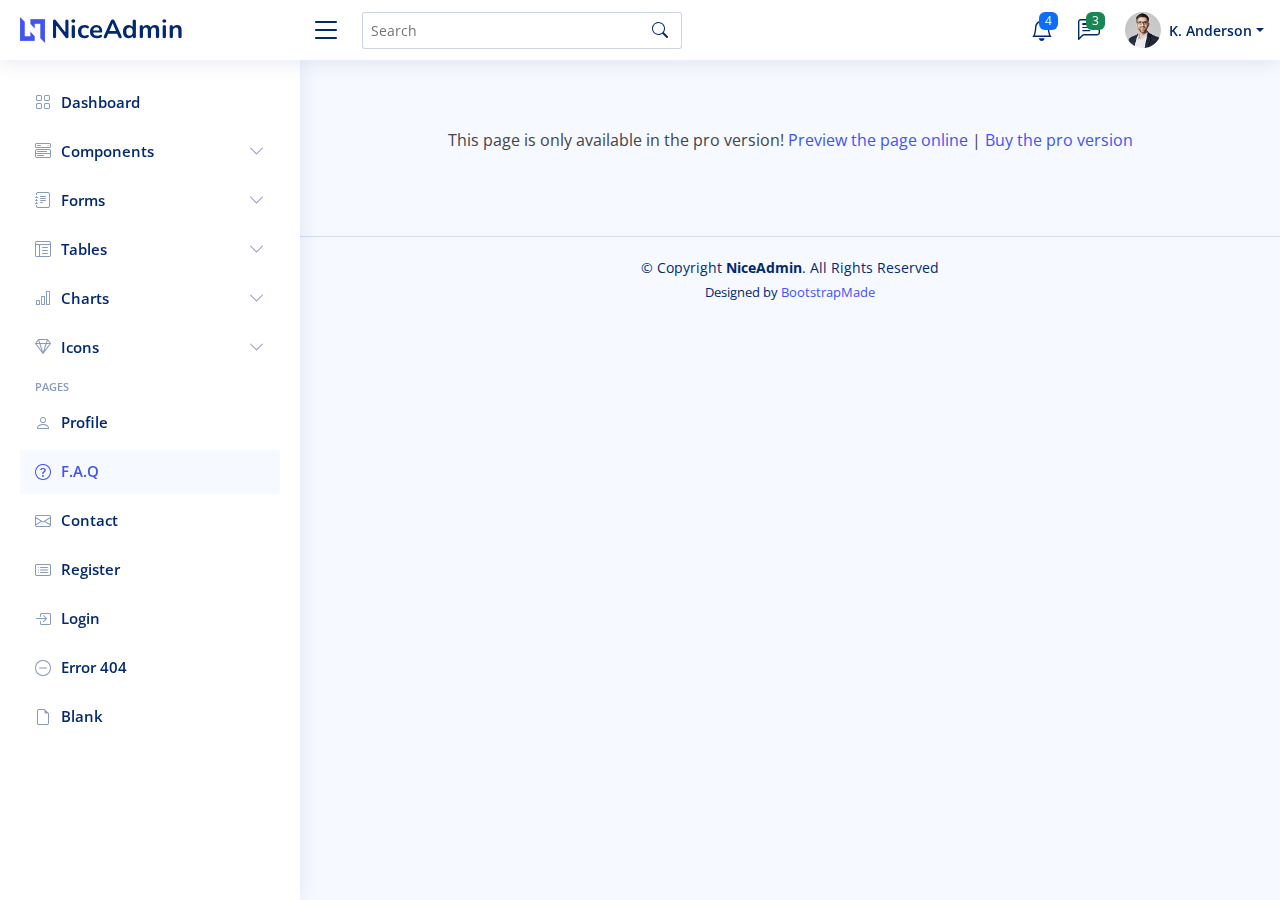
<file: pages-faq.html>
<!DOCTYPE html>
<html lang="en">

<head>
  <meta charset="utf-8">
  <meta content="width=device-width, initial-scale=1.0" name="viewport">

  <title>Pages / F.A.Q - NiceAdmin Bootstrap Template</title>
  <meta content="" name="description">
  <meta content="" name="keywords">

  <!-- Favicons -->
  <link href="assets/img/favicon.png" rel="icon">
  <link href="assets/img/apple-touch-icon.png" rel="apple-touch-icon">

  <!-- Google Fonts -->
  <link href="https://fonts.gstatic.com" rel="preconnect">
  <link href="https://fonts.googleapis.com/css?family=Open+Sans:300,300i,400,400i,600,600i,700,700i|Nunito:300,300i,400,400i,600,600i,700,700i|Poppins:300,300i,400,400i,500,500i,600,600i,700,700i" rel="stylesheet">

  <!-- Vendor CSS Files -->
  <link href="assets/vendor/bootstrap/css/bootstrap.min.css" rel="stylesheet">
  <link href="assets/vendor/bootstrap-icons/bootstrap-icons.css" rel="stylesheet">
  <link href="assets/vendor/boxicons/css/boxicons.min.css" rel="stylesheet">
  <link href="assets/vendor/quill/quill.snow.css" rel="stylesheet">
  <link href="assets/vendor/quill/quill.bubble.css" rel="stylesheet">
  <link href="assets/vendor/remixicon/remixicon.css" rel="stylesheet">
  <link href="assets/vendor/simple-datatables/style.css" rel="stylesheet">

  <!-- Template Main CSS File -->
  <link href="assets/css/style.css" rel="stylesheet">

  <!-- =======================================================
  * Template Name: NiceAdmin - v2.5.0
  * Template URL: https://bootstrapmade.com/nice-admin-bootstrap-admin-html-template/
  * Author: BootstrapMade.com
  * License: https://bootstrapmade.com/license/
  ======================================================== -->
</head>

<body>

  <!-- ======= Header ======= -->
  <header id="header" class="header fixed-top d-flex align-items-center">

    <div class="d-flex align-items-center justify-content-between">
      <a href="index.html" class="logo d-flex align-items-center">
        <img src="assets/img/logo.png" alt="">
        <span class="d-none d-lg-block">NiceAdmin</span>
      </a>
      <i class="bi bi-list toggle-sidebar-btn"></i>
    </div><!-- End Logo -->

    <div class="search-bar">
      <form class="search-form d-flex align-items-center" method="POST" action="#">
        <input type="text" name="query" placeholder="Search" title="Enter search keyword">
        <button type="submit" title="Search"><i class="bi bi-search"></i></button>
      </form>
    </div><!-- End Search Bar -->

    <nav class="header-nav ms-auto">
      <ul class="d-flex align-items-center">

        <li class="nav-item d-block d-lg-none">
          <a class="nav-link nav-icon search-bar-toggle " href="#">
            <i class="bi bi-search"></i>
          </a>
        </li><!-- End Search Icon-->

        <li class="nav-item dropdown">

          <a class="nav-link nav-icon" href="#" data-bs-toggle="dropdown">
            <i class="bi bi-bell"></i>
            <span class="badge bg-primary badge-number">4</span>
          </a><!-- End Notification Icon -->

          <ul class="dropdown-menu dropdown-menu-end dropdown-menu-arrow notifications">
            <li class="dropdown-header">
              You have 4 new notifications
              <a href="#"><span class="badge rounded-pill bg-primary p-2 ms-2">View all</span></a>
            </li>
            <li>
              <hr class="dropdown-divider">
            </li>

            <li class="notification-item">
              <i class="bi bi-exclamation-circle text-warning"></i>
              <div>
                <h4>Lorem Ipsum</h4>
                <p>Quae dolorem earum veritatis oditseno</p>
                <p>30 min. ago</p>
              </div>
            </li>

            <li>
              <hr class="dropdown-divider">
            </li>

            <li class="notification-item">
              <i class="bi bi-x-circle text-danger"></i>
              <div>
                <h4>Atque rerum nesciunt</h4>
                <p>Quae dolorem earum veritatis oditseno</p>
                <p>1 hr. ago</p>
              </div>
            </li>

            <li>
              <hr class="dropdown-divider">
            </li>

            <li class="notification-item">
              <i class="bi bi-check-circle text-success"></i>
              <div>
                <h4>Sit rerum fuga</h4>
                <p>Quae dolorem earum veritatis oditseno</p>
                <p>2 hrs. ago</p>
              </div>
            </li>

            <li>
              <hr class="dropdown-divider">
            </li>

            <li class="notification-item">
              <i class="bi bi-info-circle text-primary"></i>
              <div>
                <h4>Dicta reprehenderit</h4>
                <p>Quae dolorem earum veritatis oditseno</p>
                <p>4 hrs. ago</p>
              </div>
            </li>

            <li>
              <hr class="dropdown-divider">
            </li>
            <li class="dropdown-footer">
              <a href="#">Show all notifications</a>
            </li>

          </ul><!-- End Notification Dropdown Items -->

        </li><!-- End Notification Nav -->

        <li class="nav-item dropdown">

          <a class="nav-link nav-icon" href="#" data-bs-toggle="dropdown">
            <i class="bi bi-chat-left-text"></i>
            <span class="badge bg-success badge-number">3</span>
          </a><!-- End Messages Icon -->

          <ul class="dropdown-menu dropdown-menu-end dropdown-menu-arrow messages">
            <li class="dropdown-header">
              You have 3 new messages
              <a href="#"><span class="badge rounded-pill bg-primary p-2 ms-2">View all</span></a>
            </li>
            <li>
              <hr class="dropdown-divider">
            </li>

            <li class="message-item">
              <a href="#">
                <img src="assets/img/messages-1.jpg" alt="" class="rounded-circle">
                <div>
                  <h4>Maria Hudson</h4>
                  <p>Velit asperiores et ducimus soluta repudiandae labore officia est ut...</p>
                  <p>4 hrs. ago</p>
                </div>
              </a>
            </li>
            <li>
              <hr class="dropdown-divider">
            </li>

            <li class="message-item">
              <a href="#">
                <img src="assets/img/messages-2.jpg" alt="" class="rounded-circle">
                <div>
                  <h4>Anna Nelson</h4>
                  <p>Velit asperiores et ducimus soluta repudiandae labore officia est ut...</p>
                  <p>6 hrs. ago</p>
                </div>
              </a>
            </li>
            <li>
              <hr class="dropdown-divider">
            </li>

            <li class="message-item">
              <a href="#">
                <img src="assets/img/messages-3.jpg" alt="" class="rounded-circle">
                <div>
                  <h4>David Muldon</h4>
                  <p>Velit asperiores et ducimus soluta repudiandae labore officia est ut...</p>
                  <p>8 hrs. ago</p>
                </div>
              </a>
            </li>
            <li>
              <hr class="dropdown-divider">
            </li>

            <li class="dropdown-footer">
              <a href="#">Show all messages</a>
            </li>

          </ul><!-- End Messages Dropdown Items -->

        </li><!-- End Messages Nav -->

        <li class="nav-item dropdown pe-3">

          <a class="nav-link nav-profile d-flex align-items-center pe-0" href="#" data-bs-toggle="dropdown">
            <img src="assets/img/profile-img.jpg" alt="Profile" class="rounded-circle">
            <span class="d-none d-md-block dropdown-toggle ps-2">K. Anderson</span>
          </a><!-- End Profile Iamge Icon -->

          <ul class="dropdown-menu dropdown-menu-end dropdown-menu-arrow profile">
            <li class="dropdown-header">
              <h6>Kevin Anderson</h6>
              <span>Web Designer</span>
            </li>
            <li>
              <hr class="dropdown-divider">
            </li>

            <li>
              <a class="dropdown-item d-flex align-items-center" href="users-profile.html">
                <i class="bi bi-person"></i>
                <span>My Profile</span>
              </a>
            </li>
            <li>
              <hr class="dropdown-divider">
            </li>

            <li>
              <a class="dropdown-item d-flex align-items-center" href="users-profile.html">
                <i class="bi bi-gear"></i>
                <span>Account Settings</span>
              </a>
            </li>
            <li>
              <hr class="dropdown-divider">
            </li>

            <li>
              <a class="dropdown-item d-flex align-items-center" href="pages-faq.html">
                <i class="bi bi-question-circle"></i>
                <span>Need Help?</span>
              </a>
            </li>
            <li>
              <hr class="dropdown-divider">
            </li>

            <li>
              <a class="dropdown-item d-flex align-items-center" href="#">
                <i class="bi bi-box-arrow-right"></i>
                <span>Sign Out</span>
              </a>
            </li>

          </ul><!-- End Profile Dropdown Items -->
        </li><!-- End Profile Nav -->

      </ul>
    </nav><!-- End Icons Navigation -->

  </header><!-- End Header -->

  <!-- ======= Sidebar ======= -->
  <aside id="sidebar" class="sidebar">

    <ul class="sidebar-nav" id="sidebar-nav">

      <li class="nav-item">
        <a class="nav-link collapsed" href="index.html">
          <i class="bi bi-grid"></i>
          <span>Dashboard</span>
        </a>
      </li><!-- End Dashboard Nav -->

      <li class="nav-item">
        <a class="nav-link collapsed" data-bs-target="#components-nav" data-bs-toggle="collapse" href="#">
          <i class="bi bi-menu-button-wide"></i><span>Components</span><i class="bi bi-chevron-down ms-auto"></i>
        </a>
        <ul id="components-nav" class="nav-content collapse " data-bs-parent="#sidebar-nav">
          <li>
            <a href="components-alerts.html">
              <i class="bi bi-circle"></i><span>Alerts</span>
            </a>
          </li>
          <li>
            <a href="components-accordion.html">
              <i class="bi bi-circle"></i><span>Accordion</span>
            </a>
          </li>
          <li>
            <a href="components-badges.html">
              <i class="bi bi-circle"></i><span>Badges</span>
            </a>
          </li>
          <li>
            <a href="components-breadcrumbs.html">
              <i class="bi bi-circle"></i><span>Breadcrumbs</span>
            </a>
          </li>
          <li>
            <a href="components-buttons.html">
              <i class="bi bi-circle"></i><span>Buttons</span>
            </a>
          </li>
          <li>
            <a href="components-cards.html">
              <i class="bi bi-circle"></i><span>Cards</span>
            </a>
          </li>
          <li>
            <a href="components-carousel.html">
              <i class="bi bi-circle"></i><span>Carousel</span>
            </a>
          </li>
          <li>
            <a href="components-list-group.html">
              <i class="bi bi-circle"></i><span>List group</span>
            </a>
          </li>
          <li>
            <a href="components-modal.html">
              <i class="bi bi-circle"></i><span>Modal</span>
            </a>
          </li>
          <li>
            <a href="components-tabs.html">
              <i class="bi bi-circle"></i><span>Tabs</span>
            </a>
          </li>
          <li>
            <a href="components-pagination.html">
              <i class="bi bi-circle"></i><span>Pagination</span>
            </a>
          </li>
          <li>
            <a href="components-progress.html">
              <i class="bi bi-circle"></i><span>Progress</span>
            </a>
          </li>
          <li>
            <a href="components-spinners.html">
              <i class="bi bi-circle"></i><span>Spinners</span>
            </a>
          </li>
          <li>
            <a href="components-tooltips.html">
              <i class="bi bi-circle"></i><span>Tooltips</span>
            </a>
          </li>
        </ul>
      </li><!-- End Components Nav -->

      <li class="nav-item">
        <a class="nav-link collapsed" data-bs-target="#forms-nav" data-bs-toggle="collapse" href="#">
          <i class="bi bi-journal-text"></i><span>Forms</span><i class="bi bi-chevron-down ms-auto"></i>
        </a>
        <ul id="forms-nav" class="nav-content collapse " data-bs-parent="#sidebar-nav">
          <li>
            <a href="forms-elements.html">
              <i class="bi bi-circle"></i><span>Form Elements</span>
            </a>
          </li>
          <li>
            <a href="forms-layouts.html">
              <i class="bi bi-circle"></i><span>Form Layouts</span>
            </a>
          </li>
          <li>
            <a href="forms-editors.html">
              <i class="bi bi-circle"></i><span>Form Editors</span>
            </a>
          </li>
          <li>
            <a href="forms-validation.html">
              <i class="bi bi-circle"></i><span>Form Validation</span>
            </a>
          </li>
        </ul>
      </li><!-- End Forms Nav -->

      <li class="nav-item">
        <a class="nav-link collapsed" data-bs-target="#tables-nav" data-bs-toggle="collapse" href="#">
          <i class="bi bi-layout-text-window-reverse"></i><span>Tables</span><i class="bi bi-chevron-down ms-auto"></i>
        </a>
        <ul id="tables-nav" class="nav-content collapse " data-bs-parent="#sidebar-nav">
          <li>
            <a href="tables-general.html">
              <i class="bi bi-circle"></i><span>General Tables</span>
            </a>
          </li>
          <li>
            <a href="tables-data.html">
              <i class="bi bi-circle"></i><span>Data Tables</span>
            </a>
          </li>
        </ul>
      </li><!-- End Tables Nav -->

      <li class="nav-item">
        <a class="nav-link collapsed" data-bs-target="#charts-nav" data-bs-toggle="collapse" href="#">
          <i class="bi bi-bar-chart"></i><span>Charts</span><i class="bi bi-chevron-down ms-auto"></i>
        </a>
        <ul id="charts-nav" class="nav-content collapse " data-bs-parent="#sidebar-nav">
          <li>
            <a href="charts-chartjs.html">
              <i class="bi bi-circle"></i><span>Chart.js</span>
            </a>
          </li>
          <li>
            <a href="charts-apexcharts.html">
              <i class="bi bi-circle"></i><span>ApexCharts</span>
            </a>
          </li>
          <li>
            <a href="charts-echarts.html">
              <i class="bi bi-circle"></i><span>ECharts</span>
            </a>
          </li>
        </ul>
      </li><!-- End Charts Nav -->

      <li class="nav-item">
        <a class="nav-link collapsed" data-bs-target="#icons-nav" data-bs-toggle="collapse" href="#">
          <i class="bi bi-gem"></i><span>Icons</span><i class="bi bi-chevron-down ms-auto"></i>
        </a>
        <ul id="icons-nav" class="nav-content collapse " data-bs-parent="#sidebar-nav">
          <li>
            <a href="icons-bootstrap.html">
              <i class="bi bi-circle"></i><span>Bootstrap Icons</span>
            </a>
          </li>
          <li>
            <a href="icons-remix.html">
              <i class="bi bi-circle"></i><span>Remix Icons</span>
            </a>
          </li>
          <li>
            <a href="icons-boxicons.html">
              <i class="bi bi-circle"></i><span>Boxicons</span>
            </a>
          </li>
        </ul>
      </li><!-- End Icons Nav -->

      <li class="nav-heading">Pages</li>

      <li class="nav-item">
        <a class="nav-link collapsed" href="users-profile.html">
          <i class="bi bi-person"></i>
          <span>Profile</span>
        </a>
      </li><!-- End Profile Page Nav -->

      <li class="nav-item">
        <a class="nav-link " href="pages-faq.html">
          <i class="bi bi-question-circle"></i>
          <span>F.A.Q</span>
        </a>
      </li><!-- End F.A.Q Page Nav -->

      <li class="nav-item">
        <a class="nav-link collapsed" href="pages-contact.html">
          <i class="bi bi-envelope"></i>
          <span>Contact</span>
        </a>
      </li><!-- End Contact Page Nav -->

      <li class="nav-item">
        <a class="nav-link collapsed" href="pages-register.html">
          <i class="bi bi-card-list"></i>
          <span>Register</span>
        </a>
      </li><!-- End Register Page Nav -->

      <li class="nav-item">
        <a class="nav-link collapsed" href="pages-login.html">
          <i class="bi bi-box-arrow-in-right"></i>
          <span>Login</span>
        </a>
      </li><!-- End Login Page Nav -->

      <li class="nav-item">
        <a class="nav-link collapsed" href="pages-error-404.html">
          <i class="bi bi-dash-circle"></i>
          <span>Error 404</span>
        </a>
      </li><!-- End Error 404 Page Nav -->

      <li class="nav-item">
        <a class="nav-link collapsed" href="pages-blank.html">
          <i class="bi bi-file-earmark"></i>
          <span>Blank</span>
        </a>
      </li><!-- End Blank Page Nav -->

    </ul>

  </aside><!-- End Sidebar-->

  <main id="main" class="main">
    <p class="text-center p-5">
      This page is only available in the pro version! <a href="https://bootstrapmade.com/demo/templates/NiceAdmin/pages-faq.html" target="_blank">Preview the page online</a> | <a href="https://bootstrapmade.com/nice-admin-bootstrap-admin-html-template/#download" target="_blank">Buy the pro version</a>
    </p>
  </main><!-- End #main -->

  <!-- ======= Footer ======= -->
  <footer id="footer" class="footer">
    <div class="copyright">
      &copy; Copyright <strong><span>NiceAdmin</span></strong>. All Rights Reserved
    </div>
    <div class="credits">
      <!-- All the links in the footer should remain intact. -->
      <!-- You can delete the links only if you purchased the pro version. -->
      <!-- Licensing information: https://bootstrapmade.com/license/ -->
      <!-- Purchase the pro version with working PHP/AJAX contact form: https://bootstrapmade.com/nice-admin-bootstrap-admin-html-template/ -->
      Designed by <a href="https://bootstrapmade.com/">BootstrapMade</a>
    </div>
  </footer><!-- End Footer -->

  <a href="#" class="back-to-top d-flex align-items-center justify-content-center"><i class="bi bi-arrow-up-short"></i></a>

  <!-- Vendor JS Files -->
  <script src="assets/vendor/apexcharts/apexcharts.min.js"></script>
  <script src="assets/vendor/bootstrap/js/bootstrap.bundle.min.js"></script>
  <script src="assets/vendor/chart.js/chart.umd.js"></script>
  <script src="assets/vendor/echarts/echarts.min.js"></script>
  <script src="assets/vendor/quill/quill.min.js"></script>
  <script src="assets/vendor/simple-datatables/simple-datatables.js"></script>
  <script src="assets/vendor/tinymce/tinymce.min.js"></script>
  <script src="assets/vendor/php-email-form/validate.js"></script>

  <!-- Template Main JS File -->
  <script src="assets/js/main.js"></script>

</body>

</html>
</file>
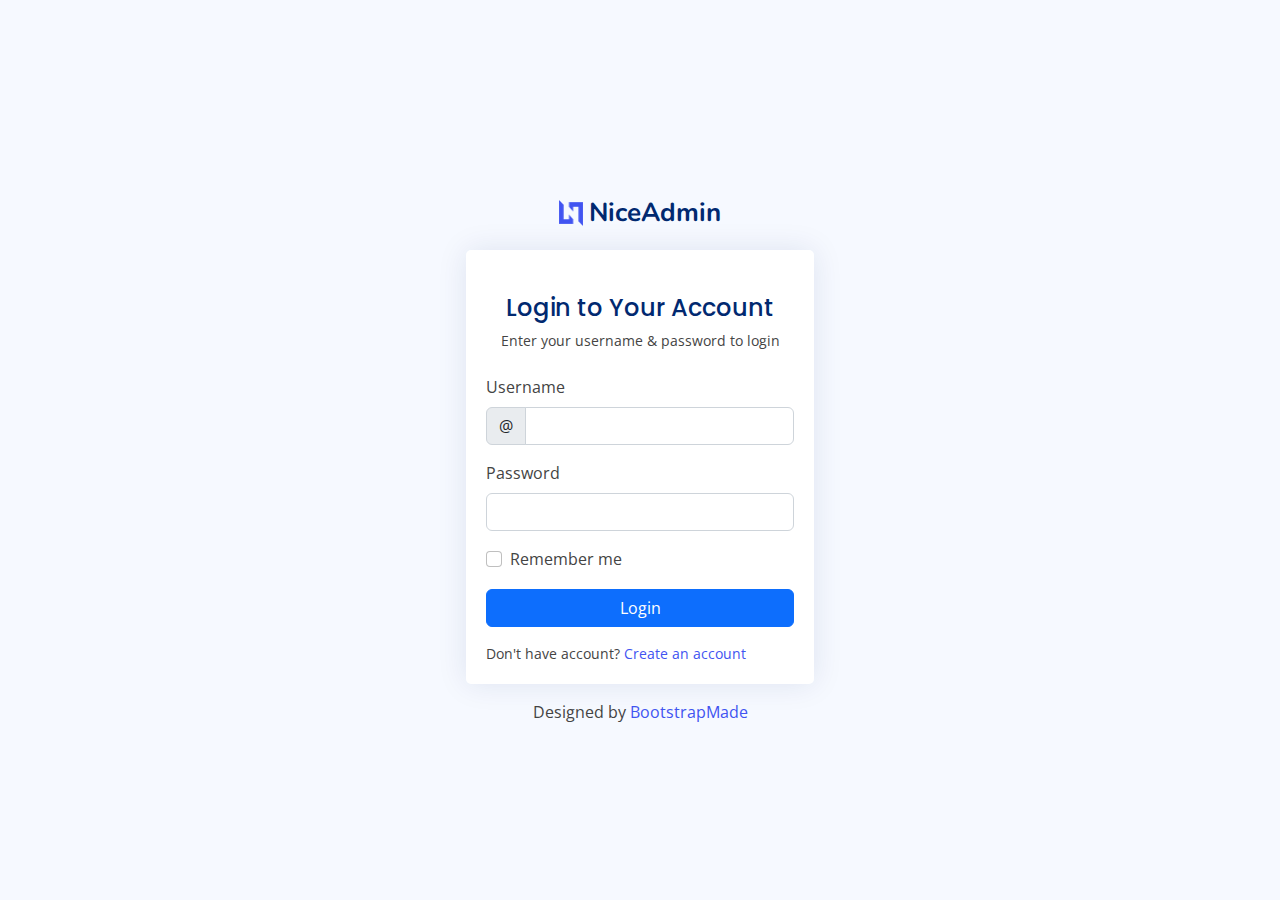
<file: pages-login.html>
<!DOCTYPE html>
<html lang="en">

<head>
  <meta charset="utf-8">
  <meta content="width=device-width, initial-scale=1.0" name="viewport">

  <title>Pages / Login - NiceAdmin Bootstrap Template</title>
  <meta content="" name="description">
  <meta content="" name="keywords">

  <!-- Favicons -->
  <link href="assets/img/favicon.png" rel="icon">
  <link href="assets/img/apple-touch-icon.png" rel="apple-touch-icon">

  <!-- Google Fonts -->
  <link href="https://fonts.gstatic.com" rel="preconnect">
  <link href="https://fonts.googleapis.com/css?family=Open+Sans:300,300i,400,400i,600,600i,700,700i|Nunito:300,300i,400,400i,600,600i,700,700i|Poppins:300,300i,400,400i,500,500i,600,600i,700,700i" rel="stylesheet">

  <!-- Vendor CSS Files -->
  <link href="assets/vendor/bootstrap/css/bootstrap.min.css" rel="stylesheet">
  <link href="assets/vendor/bootstrap-icons/bootstrap-icons.css" rel="stylesheet">
  <link href="assets/vendor/boxicons/css/boxicons.min.css" rel="stylesheet">
  <link href="assets/vendor/quill/quill.snow.css" rel="stylesheet">
  <link href="assets/vendor/quill/quill.bubble.css" rel="stylesheet">
  <link href="assets/vendor/remixicon/remixicon.css" rel="stylesheet">
  <link href="assets/vendor/simple-datatables/style.css" rel="stylesheet">

  <!-- Template Main CSS File -->
  <link href="assets/css/style.css" rel="stylesheet">

  <!-- =======================================================
  * Template Name: NiceAdmin - v2.5.0
  * Template URL: https://bootstrapmade.com/nice-admin-bootstrap-admin-html-template/
  * Author: BootstrapMade.com
  * License: https://bootstrapmade.com/license/
  ======================================================== -->
</head>

<body>

  <main>
    <div class="container">

      <section class="section register min-vh-100 d-flex flex-column align-items-center justify-content-center py-4">
        <div class="container">
          <div class="row justify-content-center">
            <div class="col-lg-4 col-md-6 d-flex flex-column align-items-center justify-content-center">

              <div class="d-flex justify-content-center py-4">
                <a href="index.html" class="logo d-flex align-items-center w-auto">
                  <img src="assets/img/logo.png" alt="">
                  <span class="d-none d-lg-block">NiceAdmin</span>
                </a>
              </div><!-- End Logo -->

              <div class="card mb-3">

                <div class="card-body">

                  <div class="pt-4 pb-2">
                    <h5 class="card-title text-center pb-0 fs-4">Login to Your Account</h5>
                    <p class="text-center small">Enter your username & password to login</p>
                  </div>

                  <form class="row g-3 needs-validation" novalidate  action="checkpwd.php" method="post" name="myForm">

                    <div class="col-12">
                      <label for="yourUsername" class="form-label">Username</label>
                      <div class="input-group has-validation">
                        <span class="input-group-text" id="inputGroupPrepend">@</span>
                        <input name="account" type="text" name="username" class="form-control" id="yourUsername" required>
                        <div class="invalid-feedback">Please enter your username.</div>
                      </div>
                    </div>

                    <div class="col-12">
                      <label for="yourPassword" class="form-label">Password</label>
                      <input type="password" name="password"  class="form-control" id="yourPassword" required>
                      <div class="invalid-feedback">Please enter your password!</div>
                    </div>

                    <div class="col-12">
                      <div class="form-check">
                        <input class="form-check-input" type="checkbox" name="remember" value="true" id="rememberMe">
                        <label class="form-check-label" for="rememberMe">Remember me</label>
                      </div>
                    </div>
                    <div class="col-12">
                      <button class="btn btn-primary w-100" type="submit"  value="登入" onClick="check_data()">Login</button>
                    </div>
                    <div class="col-12">
                      <p class="small mb-0">Don't have account? <a href="pages-register.html">Create an account</a></p>
                    </div>
                  </form>

                </div>
              </div>

              <div class="credits">
                <!-- All the links in the footer should remain intact. -->
                <!-- You can delete the links only if you purchased the pro version. -->
                <!-- Licensing information: https://bootstrapmade.com/license/ -->
                <!-- Purchase the pro version with working PHP/AJAX contact form: https://bootstrapmade.com/nice-admin-bootstrap-admin-html-template/ -->
                Designed by <a href="https://bootstrapmade.com/">BootstrapMade</a>
              </div>

            </div>
          </div>
        </div>

      </section>

    </div>
  </main><!-- End #main -->

  <a href="#" class="back-to-top d-flex align-items-center justify-content-center"><i class="bi bi-arrow-up-short"></i></a>

  <!-- Vendor JS Files -->
  <script src="assets/vendor/apexcharts/apexcharts.min.js"></script>
  <script src="assets/vendor/bootstrap/js/bootstrap.bundle.min.js"></script>
  <script src="assets/vendor/chart.js/chart.umd.js"></script>
  <script src="assets/vendor/echarts/echarts.min.js"></script>
  <script src="assets/vendor/quill/quill.min.js"></script>
  <script src="assets/vendor/simple-datatables/simple-datatables.js"></script>
  <script src="assets/vendor/tinymce/tinymce.min.js"></script>
  <script src="assets/vendor/php-email-form/validate.js"></script>

  <!-- Template Main JS File -->
  <script src="assets/js/main.js"></script>

</body>

</html>
</file>
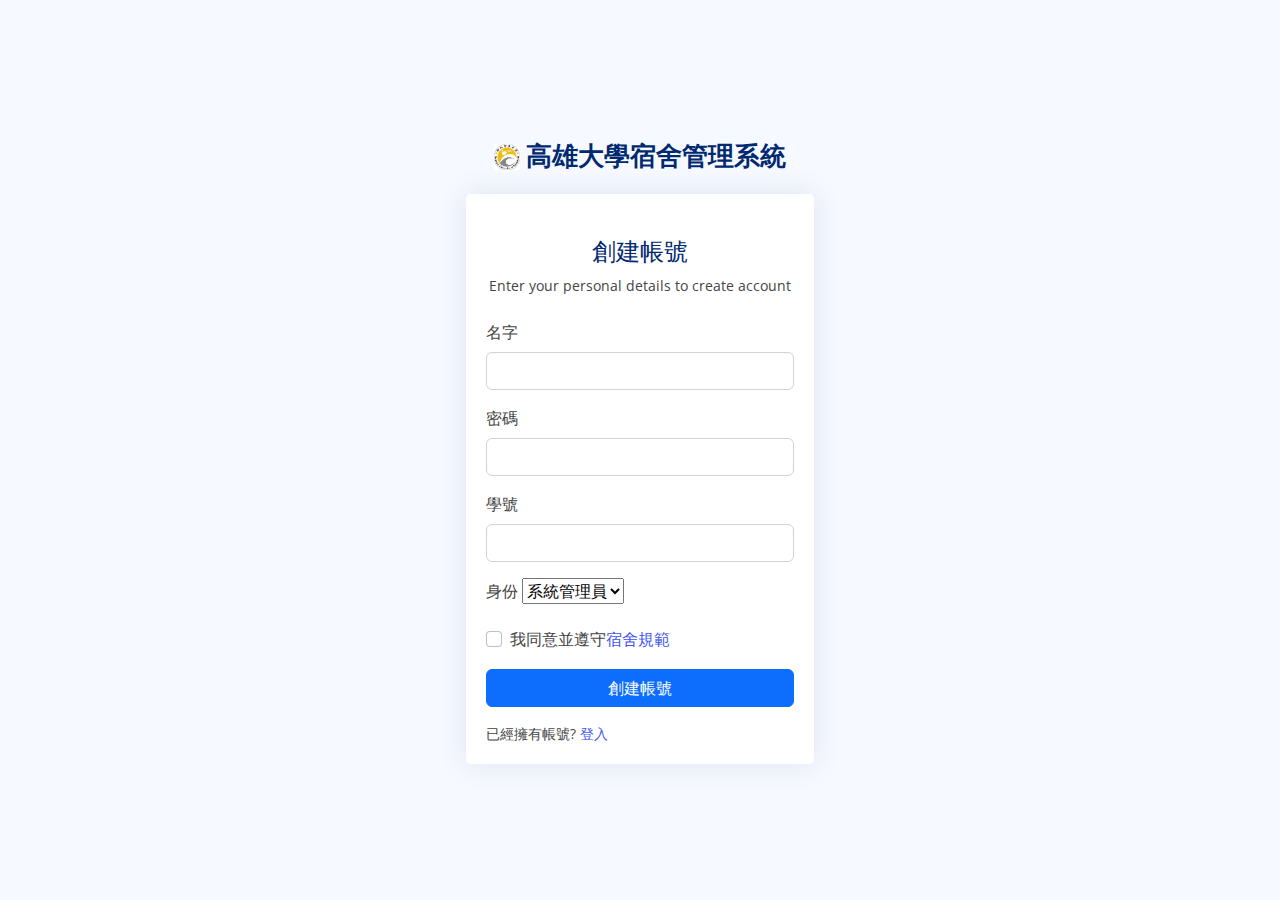
<file: pages-register.html>
<!DOCTYPE html>
<html lang="en">

<head>
    <meta charset="utf-8">
    <meta content="width=device-width, initial-scale=1.0" name="viewport">

    <title>高雄大學宿舍管理系統</title>
    <meta content="" name="description">
    <meta content="" name="keywords">

    <!-- Favicons -->
    <link href="assets/img/favicon.png" rel="icon">
    <link href="assets/img/apple-touch-icon.png" rel="apple-touch-icon">

    <!-- Google Fonts -->
    <link href="https://fonts.gstatic.com" rel="preconnect">
    <link href="https://fonts.googleapis.com/css?family=Open+Sans:300,300i,400,400i,600,600i,700,700i|Nunito:300,300i,400,400i,600,600i,700,700i|Poppins:300,300i,400,400i,500,500i,600,600i,700,700i" rel="stylesheet">

    <!-- Vendor CSS Files -->
    <link href="assets/vendor/bootstrap/css/bootstrap.min.css" rel="stylesheet">
    <link href="assets/vendor/bootstrap-icons/bootstrap-icons.css" rel="stylesheet">
    <link href="assets/vendor/boxicons/css/boxicons.min.css" rel="stylesheet">
    <link href="assets/vendor/quill/quill.snow.css" rel="stylesheet">
    <link href="assets/vendor/quill/quill.bubble.css" rel="stylesheet">
    <link href="assets/vendor/remixicon/remixicon.css" rel="stylesheet">
    <link href="assets/vendor/simple-datatables/style.css" rel="stylesheet">

    <!-- Template Main CSS File -->
    <link href="assets/css/style.css" rel="stylesheet">

    <!-- =======================================================
  * Template Name: NiceAdmin - v2.5.0
  * Template URL: https://bootstrapmade.com/nice-admin-bootstrap-admin-html-template/
  * Author: BootstrapMade.com
  * License: https://bootstrapmade.com/license/
  ======================================================== -->
</head>

<body>

  <main>
    <div class="container">

      <section class="section register min-vh-100 d-flex flex-column align-items-center justify-content-center py-4">
        <div class="container">
          <div class="row justify-content-center">
            <div class="col-lg-4 col-md-6 d-flex flex-column align-items-center justify-content-center">

              <div class="d-flex justify-content-center py-4">
                <a href="index.html" class="logo d-flex align-items-center w-auto">
                  <img src="member.jpg" alt="">
                  <span class="d-none d-lg-block">高雄大學宿舍管理系統</span>
                </a>
              </div><!-- End Logo -->

              <div class="card mb-3">

                <div class="card-body">

                  <div class="pt-4 pb-2">
                    <h5 class="card-title text-center pb-0 fs-4">創建帳號</h5>
                    <p class="text-center small">Enter your personal details to create account</p>
                  </div>
                  <form action="pages-register.php" method="post" class="row g-3 needs-validation" novalidate>
                    <div class="col-12">
                      <label for="yourName" class="form-label">名字</label>
                      <input type="text" name="account" class="form-control" id="yourName" required>
                      <div class="invalid-feedback">Please, enter your name!</div>
                    </div>

                    <div class="col-12">
                      <label for="yourName" class="form-label">密碼</label>
                      <input type="password" name="password" class="form-control" id="yourName" required>
                      <div class="invalid-feedback">Please, enter your password!</div>
                    </div>

                    <div class="col-12">
                      <label for="yourName" class="form-label">學號</label>
                      <input type="text" name="SID" class="form-control" id="yourName" required>
                      <div class="invalid-feedback">Please, enter your Sid!</div>
                    </div>

                    <div class="col-12">
                      <label for="yourName" class="form-label">身份</label>
                      <select name="Idnum">
                        <option value="1">系統管理員
                        <option value="2">舍監
                        <option value="3">學生
                    
                    </select>
                      <div class="invalid-feedback">Please, enter your idnum!</div>
                    </div>

                    <div class="col-12">
                      <div class="form-check">
                        <input class="form-check-input"  type="checkbox" value="" id="acceptTerms" required>
                        <label class="form-check-label" for="acceptTerms">我同意並遵守<a href="#">宿舍規範</a></label>
                        <div class="invalid-feedback">送出前你必須同意</div>
                      </div>
                    </div> 
                    <div class="col-12">
                      <button class="btn btn-primary w-100" type="submit"  name="送出">創建帳號</button>
                    </div>
                    <div class="col-12">
                      <p class="small mb-0">已經擁有帳號? <a href="index.html">登入</a></p>
                    </div>
                  </form>

                </div>
              </div>

              <div class="credits">
                <!-- All the links in the footer should remain intact. -->
                <!-- You can delete the links only if you purchased the pro version. -->
                <!-- Licensing information: https://bootstrapmade.com/license/ -->
                <!-- Purchase the pro version with working PHP/AJAX contact form: https://bootstrapmade.com/nice-admin-bootstrap-admin-html-template/ -->
    
              </div>

            </div>
          </div>
        </div>

      </section>

    </div>
  </main><!-- End #main -->

  <a href="#" class="back-to-top d-flex align-items-center justify-content-center"><i class="bi bi-arrow-up-short"></i></a>

  <!-- Vendor JS Files -->
  <script src="assets/vendor/apexcharts/apexcharts.min.js"></script>
  <script src="assets/vendor/bootstrap/js/bootstrap.bundle.min.js"></script>
  <script src="assets/vendor/chart.js/chart.umd.js"></script>
  <script src="assets/vendor/echarts/echarts.min.js"></script>
  <script src="assets/vendor/quill/quill.min.js"></script>
  <script src="assets/vendor/simple-datatables/simple-datatables.js"></script>
  <script src="assets/vendor/tinymce/tinymce.min.js"></script>
  <script src="assets/vendor/php-email-form/validate.js"></script>

  <!-- Template Main JS File -->
  <script src="assets/js/main.js"></script>

</body>

</html>
</file>
<file: assets/vendor/quill/quill.snow.css>
/*!
 * Quill Editor v1.3.7
 * https://quilljs.com/
 * Copyright (c) 2014, Jason Chen
 * Copyright (c) 2013, salesforce.com
 */
.ql-container {
  box-sizing: border-box;
  font-family: Helvetica, Arial, sans-serif;
  font-size: 13px;
  height: 100%;
  margin: 0px;
  position: relative;
}
.ql-container.ql-disabled .ql-tooltip {
  visibility: hidden;
}
.ql-container.ql-disabled .ql-editor ul[data-checked] > li::before {
  pointer-events: none;
}
.ql-clipboard {
  left: -100000px;
  height: 1px;
  overflow-y: hidden;
  position: absolute;
  top: 50%;
}
.ql-clipboard p {
  margin: 0;
  padding: 0;
}
.ql-editor {
  box-sizing: border-box;
  line-height: 1.42;
  height: 100%;
  outline: none;
  overflow-y: auto;
  padding: 12px 15px;
  tab-size: 4;
  -moz-tab-size: 4;
  text-align: left;
  white-space: pre-wrap;
  word-wrap: break-word;
}
.ql-editor > * {
  cursor: text;
}
.ql-editor p,
.ql-editor ol,
.ql-editor ul,
.ql-editor pre,
.ql-editor blockquote,
.ql-editor h1,
.ql-editor h2,
.ql-editor h3,
.ql-editor h4,
.ql-editor h5,
.ql-editor h6 {
  margin: 0;
  padding: 0;
  counter-reset: list-1 list-2 list-3 list-4 list-5 list-6 list-7 list-8 list-9;
}
.ql-editor ol,
.ql-editor ul {
  padding-left: 1.5em;
}
.ql-editor ol > li,
.ql-editor ul > li {
  list-style-type: none;
}
.ql-editor ul > li::before {
  content: '\2022';
}
.ql-editor ul[data-checked=true],
.ql-editor ul[data-checked=false] {
  pointer-events: none;
}
.ql-editor ul[data-checked=true] > li *,
.ql-editor ul[data-checked=false] > li * {
  pointer-events: all;
}
.ql-editor ul[data-checked=true] > li::before,
.ql-editor ul[data-checked=false] > li::before {
  color: #777;
  cursor: pointer;
  pointer-events: all;
}
.ql-editor ul[data-checked=true] > li::before {
  content: '\2611';
}
.ql-editor ul[data-checked=false] > li::before {
  content: '\2610';
}
.ql-editor li::before {
  display: inline-block;
  white-space: nowrap;
  width: 1.2em;
}
.ql-editor li:not(.ql-direction-rtl)::before {
  margin-left: -1.5em;
  margin-right: 0.3em;
  text-align: right;
}
.ql-editor li.ql-direction-rtl::before {
  margin-left: 0.3em;
  margin-right: -1.5em;
}
.ql-editor ol li:not(.ql-direction-rtl),
.ql-editor ul li:not(.ql-direction-rtl) {
  padding-left: 1.5em;
}
.ql-editor ol li.ql-direction-rtl,
.ql-editor ul li.ql-direction-rtl {
  padding-right: 1.5em;
}
.ql-editor ol li {
  counter-reset: list-1 list-2 list-3 list-4 list-5 list-6 list-7 list-8 list-9;
  counter-increment: list-0;
}
.ql-editor ol li:before {
  content: counter(list-0, decimal) '. ';
}
.ql-editor ol li.ql-indent-1 {
  counter-increment: list-1;
}
.ql-editor ol li.ql-indent-1:before {
  content: counter(list-1, lower-alpha) '. ';
}
.ql-editor ol li.ql-indent-1 {
  counter-reset: list-2 list-3 list-4 list-5 list-6 list-7 list-8 list-9;
}
.ql-editor ol li.ql-indent-2 {
  counter-increment: list-2;
}
.ql-editor ol li.ql-indent-2:before {
  content: counter(list-2, lower-roman) '. ';
}
.ql-editor ol li.ql-indent-2 {
  counter-reset: list-3 list-4 list-5 list-6 list-7 list-8 list-9;
}
.ql-editor ol li.ql-indent-3 {
  counter-increment: list-3;
}
.ql-editor ol li.ql-indent-3:before {
  content: counter(list-3, decimal) '. ';
}
.ql-editor ol li.ql-indent-3 {
  counter-reset: list-4 list-5 list-6 list-7 list-8 list-9;
}
.ql-editor ol li.ql-indent-4 {
  counter-increment: list-4;
}
.ql-editor ol li.ql-indent-4:before {
  content: counter(list-4, lower-alpha) '. ';
}
.ql-editor ol li.ql-indent-4 {
  counter-reset: list-5 list-6 list-7 list-8 list-9;
}
.ql-editor ol li.ql-indent-5 {
  counter-increment: list-5;
}
.ql-editor ol li.ql-indent-5:before {
  content: counter(list-5, lower-roman) '. ';
}
.ql-editor ol li.ql-indent-5 {
  counter-reset: list-6 list-7 list-8 list-9;
}
.ql-editor ol li.ql-indent-6 {
  counter-increment: list-6;
}
.ql-editor ol li.ql-indent-6:before {
  content: counter(list-6, decimal) '. ';
}
.ql-editor ol li.ql-indent-6 {
  counter-reset: list-7 list-8 list-9;
}
.ql-editor ol li.ql-indent-7 {
  counter-increment: list-7;
}
.ql-editor ol li.ql-indent-7:before {
  content: counter(list-7, lower-alpha) '. ';
}
.ql-editor ol li.ql-indent-7 {
  counter-reset: list-8 list-9;
}
.ql-editor ol li.ql-indent-8 {
  counter-increment: list-8;
}
.ql-editor ol li.ql-indent-8:before {
  content: counter(list-8, lower-roman) '. ';
}
.ql-editor ol li.ql-indent-8 {
  counter-reset: list-9;
}
.ql-editor ol li.ql-indent-9 {
  counter-increment: list-9;
}
.ql-editor ol li.ql-indent-9:before {
  content: counter(list-9, decimal) '. ';
}
.ql-editor .ql-indent-1:not(.ql-direction-rtl) {
  padding-left: 3em;
}
.ql-editor li.ql-indent-1:not(.ql-direction-rtl) {
  padding-left: 4.5em;
}
.ql-editor .ql-indent-1.ql-direction-rtl.ql-align-right {
  padding-right: 3em;
}
.ql-editor li.ql-indent-1.ql-direction-rtl.ql-align-right {
  padding-right: 4.5em;
}
.ql-editor .ql-indent-2:not(.ql-direction-rtl) {
  padding-left: 6em;
}
.ql-editor li.ql-indent-2:not(.ql-direction-rtl) {
  padding-left: 7.5em;
}
.ql-editor .ql-indent-2.ql-direction-rtl.ql-align-right {
  padding-right: 6em;
}
.ql-editor li.ql-indent-2.ql-direction-rtl.ql-align-right {
  padding-right: 7.5em;
}
.ql-editor .ql-indent-3:not(.ql-direction-rtl) {
  padding-left: 9em;
}
.ql-editor li.ql-indent-3:not(.ql-direction-rtl) {
  padding-left: 10.5em;
}
.ql-editor .ql-indent-3.ql-direction-rtl.ql-align-right {
  padding-right: 9em;
}
.ql-editor li.ql-indent-3.ql-direction-rtl.ql-align-right {
  padding-right: 10.5em;
}
.ql-editor .ql-indent-4:not(.ql-direction-rtl) {
  padding-left: 12em;
}
.ql-editor li.ql-indent-4:not(.ql-direction-rtl) {
  padding-left: 13.5em;
}
.ql-editor .ql-indent-4.ql-direction-rtl.ql-align-right {
  padding-right: 12em;
}
.ql-editor li.ql-indent-4.ql-direction-rtl.ql-align-right {
  padding-right: 13.5em;
}
.ql-editor .ql-indent-5:not(.ql-direction-rtl) {
  padding-left: 15em;
}
.ql-editor li.ql-indent-5:not(.ql-direction-rtl) {
  padding-left: 16.5em;
}
.ql-editor .ql-indent-5.ql-direction-rtl.ql-align-right {
  padding-right: 15em;
}
.ql-editor li.ql-indent-5.ql-direction-rtl.ql-align-right {
  padding-right: 16.5em;
}
.ql-editor .ql-indent-6:not(.ql-direction-rtl) {
  padding-left: 18em;
}
.ql-editor li.ql-indent-6:not(.ql-direction-rtl) {
  padding-left: 19.5em;
}
.ql-editor .ql-indent-6.ql-direction-rtl.ql-align-right {
  padding-right: 18em;
}
.ql-editor li.ql-indent-6.ql-direction-rtl.ql-align-right {
  padding-right: 19.5em;
}
.ql-editor .ql-indent-7:not(.ql-direction-rtl) {
  padding-left: 21em;
}
.ql-editor li.ql-indent-7:not(.ql-direction-rtl) {
  padding-left: 22.5em;
}
.ql-editor .ql-indent-7.ql-direction-rtl.ql-align-right {
  padding-right: 21em;
}
.ql-editor li.ql-indent-7.ql-direction-rtl.ql-align-right {
  padding-right: 22.5em;
}
.ql-editor .ql-indent-8:not(.ql-direction-rtl) {
  padding-left: 24em;
}
.ql-editor li.ql-indent-8:not(.ql-direction-rtl) {
  padding-left: 25.5em;
}
.ql-editor .ql-indent-8.ql-direction-rtl.ql-align-right {
  padding-right: 24em;
}
.ql-editor li.ql-indent-8.ql-direction-rtl.ql-align-right {
  padding-right: 25.5em;
}
.ql-editor .ql-indent-9:not(.ql-direction-rtl) {
  padding-left: 27em;
}
.ql-editor li.ql-indent-9:not(.ql-direction-rtl) {
  padding-left: 28.5em;
}
.ql-editor .ql-indent-9.ql-direction-rtl.ql-align-right {
  padding-right: 27em;
}
.ql-editor li.ql-indent-9.ql-direction-rtl.ql-align-right {
  padding-right: 28.5em;
}
.ql-editor .ql-video {
  display: block;
  max-width: 100%;
}
.ql-editor .ql-video.ql-align-center {
  margin: 0 auto;
}
.ql-editor .ql-video.ql-align-right {
  margin: 0 0 0 auto;
}
.ql-editor .ql-bg-black {
  background-color: #000;
}
.ql-editor .ql-bg-red {
  background-color: #e60000;
}
.ql-editor .ql-bg-orange {
  background-color: #f90;
}
.ql-editor .ql-bg-yellow {
  background-color: #ff0;
}
.ql-editor .ql-bg-green {
  background-color: #008a00;
}
.ql-editor .ql-bg-blue {
  background-color: #06c;
}
.ql-editor .ql-bg-purple {
  background-color: #93f;
}
.ql-editor .ql-color-white {
  color: #fff;
}
.ql-editor .ql-color-red {
  color: #e60000;
}
.ql-editor .ql-color-orange {
  color: #f90;
}
.ql-editor .ql-color-yellow {
  color: #ff0;
}
.ql-editor .ql-color-green {
  color: #008a00;
}
.ql-editor .ql-color-blue {
  color: #06c;
}
.ql-editor .ql-color-purple {
  color: #93f;
}
.ql-editor .ql-font-serif {
  font-family: Georgia, Times New Roman, serif;
}
.ql-editor .ql-font-monospace {
  font-family: Monaco, Courier New, monospace;
}
.ql-editor .ql-size-small {
  font-size: 0.75em;
}
.ql-editor .ql-size-large {
  font-size: 1.5em;
}
.ql-editor .ql-size-huge {
  font-size: 2.5em;
}
.ql-editor .ql-direction-rtl {
  direction: rtl;
  text-align: inherit;
}
.ql-editor .ql-align-center {
  text-align: center;
}
.ql-editor .ql-align-justify {
  text-align: justify;
}
.ql-editor .ql-align-right {
  text-align: right;
}
.ql-editor.ql-blank::before {
  color: rgba(0,0,0,0.6);
  content: attr(data-placeholder);
  font-style: italic;
  left: 15px;
  pointer-events: none;
  position: absolute;
  right: 15px;
}
.ql-snow.ql-toolbar:after,
.ql-snow .ql-toolbar:after {
  clear: both;
  content: '';
  display: table;
}
.ql-snow.ql-toolbar button,
.ql-snow .ql-toolbar button {
  background: none;
  border: none;
  cursor: pointer;
  display: inline-block;
  float: left;
  height: 24px;
  padding: 3px 5px;
  width: 28px;
}
.ql-snow.ql-toolbar button svg,
.ql-snow .ql-toolbar button svg {
  float: left;
  height: 100%;
}
.ql-snow.ql-toolbar button:active:hover,
.ql-snow .ql-toolbar button:active:hover {
  outline: none;
}
.ql-snow.ql-toolbar input.ql-image[type=file],
.ql-snow .ql-toolbar input.ql-image[type=file] {
  display: none;
}
.ql-snow.ql-toolbar button:hover,
.ql-snow .ql-toolbar button:hover,
.ql-snow.ql-toolbar button:focus,
.ql-snow .ql-toolbar button:focus,
.ql-snow.ql-toolbar button.ql-active,
.ql-snow .ql-toolbar button.ql-active,
.ql-snow.ql-toolbar .ql-picker-label:hover,
.ql-snow .ql-toolbar .ql-picker-label:hover,
.ql-snow.ql-toolbar .ql-picker-label.ql-active,
.ql-snow .ql-toolbar .ql-picker-label.ql-active,
.ql-snow.ql-toolbar .ql-picker-item:hover,
.ql-snow .ql-toolbar .ql-picker-item:hover,
.ql-snow.ql-toolbar .ql-picker-item.ql-selected,
.ql-snow .ql-toolbar .ql-picker-item.ql-selected {
  color: #06c;
}
.ql-snow.ql-toolbar button:hover .ql-fill,
.ql-snow .ql-toolbar button:hover .ql-fill,
.ql-snow.ql-toolbar button:focus .ql-fill,
.ql-snow .ql-toolbar button:focus .ql-fill,
.ql-snow.ql-toolbar button.ql-active .ql-fill,
.ql-snow .ql-toolbar button.ql-active .ql-fill,
.ql-snow.ql-toolbar .ql-picker-label:hover .ql-fill,
.ql-snow .ql-toolbar .ql-picker-label:hover .ql-fill,
.ql-snow.ql-toolbar .ql-picker-label.ql-active .ql-fill,
.ql-snow .ql-toolbar .ql-picker-label.ql-active .ql-fill,
.ql-snow.ql-toolbar .ql-picker-item:hover .ql-fill,
.ql-snow .ql-toolbar .ql-picker-item:hover .ql-fill,
.ql-snow.ql-toolbar .ql-picker-item.ql-selected .ql-fill,
.ql-snow .ql-toolbar .ql-picker-item.ql-selected .ql-fill,
.ql-snow.ql-toolbar button:hover .ql-stroke.ql-fill,
.ql-snow .ql-toolbar button:hover .ql-stroke.ql-fill,
.ql-snow.ql-toolbar button:focus .ql-stroke.ql-fill,
.ql-snow .ql-toolbar button:focus .ql-stroke.ql-fill,
.ql-snow.ql-toolbar button.ql-active .ql-stroke.ql-fill,
.ql-snow .ql-toolbar button.ql-active .ql-stroke.ql-fill,
.ql-snow.ql-toolbar .ql-picker-label:hover .ql-stroke.ql-fill,
.ql-snow .ql-toolbar .ql-picker-label:hover .ql-stroke.ql-fill,
.ql-snow.ql-toolbar .ql-picker-label.ql-active .ql-stroke.ql-fill,
.ql-snow .ql-toolbar .ql-picker-label.ql-active .ql-stroke.ql-fill,
.ql-snow.ql-toolbar .ql-picker-item:hover .ql-stroke.ql-fill,
.ql-snow .ql-toolbar .ql-picker-item:hover .ql-stroke.ql-fill,
.ql-snow.ql-toolbar .ql-picker-item.ql-selected .ql-stroke.ql-fill,
.ql-snow .ql-toolbar .ql-picker-item.ql-selected .ql-stroke.ql-fill {
  fill: #06c;
}
.ql-snow.ql-toolbar button:hover .ql-stroke,
.ql-snow .ql-toolbar button:hover .ql-stroke,
.ql-snow.ql-toolbar button:focus .ql-stroke,
.ql-snow .ql-toolbar button:focus .ql-stroke,
.ql-snow.ql-toolbar button.ql-active .ql-stroke,
.ql-snow .ql-toolbar button.ql-active .ql-stroke,
.ql-snow.ql-toolbar .ql-picker-label:hover .ql-stroke,
.ql-snow .ql-toolbar .ql-picker-label:hover .ql-stroke,
.ql-snow.ql-toolbar .ql-picker-label.ql-active .ql-stroke,
.ql-snow .ql-toolbar .ql-picker-label.ql-active .ql-stroke,
.ql-snow.ql-toolbar .ql-picker-item:hover .ql-stroke,
.ql-snow .ql-toolbar .ql-picker-item:hover .ql-stroke,
.ql-snow.ql-toolbar .ql-picker-item.ql-selected .ql-stroke,
.ql-snow .ql-toolbar .ql-picker-item.ql-selected .ql-stroke,
.ql-snow.ql-toolbar button:hover .ql-stroke-miter,
.ql-snow .ql-toolbar button:hover .ql-stroke-miter,
.ql-snow.ql-toolbar button:focus .ql-stroke-miter,
.ql-snow .ql-toolbar button:focus .ql-stroke-miter,
.ql-snow.ql-toolbar button.ql-active .ql-stroke-miter,
.ql-snow .ql-toolbar button.ql-active .ql-stroke-miter,
.ql-snow.ql-toolbar .ql-picker-label:hover .ql-stroke-miter,
.ql-snow .ql-toolbar .ql-picker-label:hover .ql-stroke-miter,
.ql-snow.ql-toolbar .ql-picker-label.ql-active .ql-stroke-miter,
.ql-snow .ql-toolbar .ql-picker-label.ql-active .ql-stroke-miter,
.ql-snow.ql-toolbar .ql-picker-item:hover .ql-stroke-miter,
.ql-snow .ql-toolbar .ql-picker-item:hover .ql-stroke-miter,
.ql-snow.ql-toolbar .ql-picker-item.ql-selected .ql-stroke-miter,
.ql-snow .ql-toolbar .ql-picker-item.ql-selected .ql-stroke-miter {
  stroke: #06c;
}
@media (pointer: coarse) {
  .ql-snow.ql-toolbar button:hover:not(.ql-active),
  .ql-snow .ql-toolbar button:hover:not(.ql-active) {
    color: #444;
  }
  .ql-snow.ql-toolbar button:hover:not(.ql-active) .ql-fill,
  .ql-snow .ql-toolbar button:hover:not(.ql-active) .ql-fill,
  .ql-snow.ql-toolbar button:hover:not(.ql-active) .ql-stroke.ql-fill,
  .ql-snow .ql-toolbar button:hover:not(.ql-active) .ql-stroke.ql-fill {
    fill: #444;
  }
  .ql-snow.ql-toolbar button:hover:not(.ql-active) .ql-stroke,
  .ql-snow .ql-toolbar button:hover:not(.ql-active) .ql-stroke,
  .ql-snow.ql-toolbar button:hover:not(.ql-active) .ql-stroke-miter,
  .ql-snow .ql-toolbar button:hover:not(.ql-active) .ql-stroke-miter {
    stroke: #444;
  }
}
.ql-snow {
  box-sizing: border-box;
}
.ql-snow * {
  box-sizing: border-box;
}
.ql-snow .ql-hidden {
  display: none;
}
.ql-snow .ql-out-bottom,
.ql-snow .ql-out-top {
  visibility: hidden;
}
.ql-snow .ql-tooltip {
  position: absolute;
  transform: translateY(10px);
}
.ql-snow .ql-tooltip a {
  cursor: pointer;
  text-decoration: none;
}
.ql-snow .ql-tooltip.ql-flip {
  transform: translateY(-10px);
}
.ql-snow .ql-formats {
  display: inline-block;
  vertical-align: middle;
}
.ql-snow .ql-formats:after {
  clear: both;
  content: '';
  display: table;
}
.ql-snow .ql-stroke {
  fill: none;
  stroke: #444;
  stroke-linecap: round;
  stroke-linejoin: round;
  stroke-width: 2;
}
.ql-snow .ql-stroke-miter {
  fill: none;
  stroke: #444;
  stroke-miterlimit: 10;
  stroke-width: 2;
}
.ql-snow .ql-fill,
.ql-snow .ql-stroke.ql-fill {
  fill: #444;
}
.ql-snow .ql-empty {
  fill: none;
}
.ql-snow .ql-even {
  fill-rule: evenodd;
}
.ql-snow .ql-thin,
.ql-snow .ql-stroke.ql-thin {
  stroke-width: 1;
}
.ql-snow .ql-transparent {
  opacity: 0.4;
}
.ql-snow .ql-direction svg:last-child {
  display: none;
}
.ql-snow .ql-direction.ql-active svg:last-child {
  display: inline;
}
.ql-snow .ql-direction.ql-active svg:first-child {
  display: none;
}
.ql-snow .ql-editor h1 {
  font-size: 2em;
}
.ql-snow .ql-editor h2 {
  font-size: 1.5em;
}
.ql-snow .ql-editor h3 {
  font-size: 1.17em;
}
.ql-snow .ql-editor h4 {
  font-size: 1em;
}
.ql-snow .ql-editor h5 {
  font-size: 0.83em;
}
.ql-snow .ql-editor h6 {
  font-size: 0.67em;
}
.ql-snow .ql-editor a {
  text-decoration: underline;
}
.ql-snow .ql-editor blockquote {
  border-left: 4px solid #ccc;
  margin-bottom: 5px;
  margin-top: 5px;
  padding-left: 16px;
}
.ql-snow .ql-editor code,
.ql-snow .ql-editor pre {
  background-color: #f0f0f0;
  border-radius: 3px;
}
.ql-snow .ql-editor pre {
  white-space: pre-wrap;
  margin-bottom: 5px;
  margin-top: 5px;
  padding: 5px 10px;
}
.ql-snow .ql-editor code {
  font-size: 85%;
  padding: 2px 4px;
}
.ql-snow .ql-editor pre.ql-syntax {
  background-color: #23241f;
  color: #f8f8f2;
  overflow: visible;
}
.ql-snow .ql-editor img {
  max-width: 100%;
}
.ql-snow .ql-picker {
  color: #444;
  display: inline-block;
  float: left;
  font-size: 14px;
  font-weight: 500;
  height: 24px;
  position: relative;
  vertical-align: middle;
}
.ql-snow .ql-picker-label {
  cursor: pointer;
  display: inline-block;
  height: 100%;
  padding-left: 8px;
  padding-right: 2px;
  position: relative;
  width: 100%;
}
.ql-snow .ql-picker-label::before {
  display: inline-block;
  line-height: 22px;
}
.ql-snow .ql-picker-options {
  background-color: #fff;
  display: none;
  min-width: 100%;
  padding: 4px 8px;
  position: absolute;
  white-space: nowrap;
}
.ql-snow .ql-picker-options .ql-picker-item {
  cursor: pointer;
  display: block;
  padding-bottom: 5px;
  padding-top: 5px;
}
.ql-snow .ql-picker.ql-expanded .ql-picker-label {
  color: #ccc;
  z-index: 2;
}
.ql-snow .ql-picker.ql-expanded .ql-picker-label .ql-fill {
  fill: #ccc;
}
.ql-snow .ql-picker.ql-expanded .ql-picker-label .ql-stroke {
  stroke: #ccc;
}
.ql-snow .ql-picker.ql-expanded .ql-picker-options {
  display: block;
  margin-top: -1px;
  top: 100%;
  z-index: 1;
}
.ql-snow .ql-color-picker,
.ql-snow .ql-icon-picker {
  width: 28px;
}
.ql-snow .ql-color-picker .ql-picker-label,
.ql-snow .ql-icon-picker .ql-picker-label {
  padding: 2px 4px;
}
.ql-snow .ql-color-picker .ql-picker-label svg,
.ql-snow .ql-icon-picker .ql-picker-label svg {
  right: 4px;
}
.ql-snow .ql-icon-picker .ql-picker-options {
  padding: 4px 0px;
}
.ql-snow .ql-icon-picker .ql-picker-item {
  height: 24px;
  width: 24px;
  padding: 2px 4px;
}
.ql-snow .ql-color-picker .ql-picker-options {
  padding: 3px 5px;
  width: 152px;
}
.ql-snow .ql-color-picker .ql-picker-item {
  border: 1px solid transparent;
  float: left;
  height: 16px;
  margin: 2px;
  padding: 0px;
  width: 16px;
}
.ql-snow .ql-picker:not(.ql-color-picker):not(.ql-icon-picker) svg {
  position: absolute;
  margin-top: -9px;
  right: 0;
  top: 50%;
  width: 18px;
}
.ql-snow .ql-picker.ql-header .ql-picker-label[data-label]:not([data-label=''])::before,
.ql-snow .ql-picker.ql-font .ql-picker-label[data-label]:not([data-label=''])::before,
.ql-snow .ql-picker.ql-size .ql-picker-label[data-label]:not([data-label=''])::before,
.ql-snow .ql-picker.ql-header .ql-picker-item[data-label]:not([data-label=''])::before,
.ql-snow .ql-picker.ql-font .ql-picker-item[data-label]:not([data-label=''])::before,
.ql-snow .ql-picker.ql-size .ql-picker-item[data-label]:not([data-label=''])::before {
  content: attr(data-label);
}
.ql-snow .ql-picker.ql-header {
  width: 98px;
}
.ql-snow .ql-picker.ql-header .ql-picker-label::before,
.ql-snow .ql-picker.ql-header .ql-picker-item::before {
  content: 'Normal';
}
.ql-snow .ql-picker.ql-header .ql-picker-label[data-value="1"]::before,
.ql-snow .ql-picker.ql-header .ql-picker-item[data-value="1"]::before {
  content: 'Heading 1';
}
.ql-snow .ql-picker.ql-header .ql-picker-label[data-value="2"]::before,
.ql-snow .ql-picker.ql-header .ql-picker-item[data-value="2"]::before {
  content: 'Heading 2';
}
.ql-snow .ql-picker.ql-header .ql-picker-label[data-value="3"]::before,
.ql-snow .ql-picker.ql-header .ql-picker-item[data-value="3"]::before {
  content: 'Heading 3';
}
.ql-snow .ql-picker.ql-header .ql-picker-label[data-value="4"]::before,
.ql-snow .ql-picker.ql-header .ql-picker-item[data-value="4"]::before {
  content: 'Heading 4';
}
.ql-snow .ql-picker.ql-header .ql-picker-label[data-value="5"]::before,
.ql-snow .ql-picker.ql-header .ql-picker-item[data-value="5"]::before {
  content: 'Heading 5';
}
.ql-snow .ql-picker.ql-header .ql-picker-label[data-value="6"]::before,
.ql-snow .ql-picker.ql-header .ql-picker-item[data-value="6"]::before {
  content: 'Heading 6';
}
.ql-snow .ql-picker.ql-header .ql-picker-item[data-value="1"]::before {
  font-size: 2em;
}
.ql-snow .ql-picker.ql-header .ql-picker-item[data-value="2"]::before {
  font-size: 1.5em;
}
.ql-snow .ql-picker.ql-header .ql-picker-item[data-value="3"]::before {
  font-size: 1.17em;
}
.ql-snow .ql-picker.ql-header .ql-picker-item[data-value="4"]::before {
  font-size: 1em;
}
.ql-snow .ql-picker.ql-header .ql-picker-item[data-value="5"]::before {
  font-size: 0.83em;
}
.ql-snow .ql-picker.ql-header .ql-picker-item[data-value="6"]::before {
  font-size: 0.67em;
}
.ql-snow .ql-picker.ql-font {
  width: 108px;
}
.ql-snow .ql-picker.ql-font .ql-picker-label::before,
.ql-snow .ql-picker.ql-font .ql-picker-item::before {
  content: 'Sans Serif';
}
.ql-snow .ql-picker.ql-font .ql-picker-label[data-value=serif]::before,
.ql-snow .ql-picker.ql-font .ql-picker-item[data-value=serif]::before {
  content: 'Serif';
}
.ql-snow .ql-picker.ql-font .ql-picker-label[data-value=monospace]::before,
.ql-snow .ql-picker.ql-font .ql-picker-item[data-value=monospace]::before {
  content: 'Monospace';
}
.ql-snow .ql-picker.ql-font .ql-picker-item[data-value=serif]::before {
  font-family: Georgia, Times New Roman, serif;
}
.ql-snow .ql-picker.ql-font .ql-picker-item[data-value=monospace]::before {
  font-family: Monaco, Courier New, monospace;
}
.ql-snow .ql-picker.ql-size {
  width: 98px;
}
.ql-snow .ql-picker.ql-size .ql-picker-label::before,
.ql-snow .ql-picker.ql-size .ql-picker-item::before {
  content: 'Normal';
}
.ql-snow .ql-picker.ql-size .ql-picker-label[data-value=small]::before,
.ql-snow .ql-picker.ql-size .ql-picker-item[data-value=small]::before {
  content: 'Small';
}
.ql-snow .ql-picker.ql-size .ql-picker-label[data-value=large]::before,
.ql-snow .ql-picker.ql-size .ql-picker-item[data-value=large]::before {
  content: 'Large';
}
.ql-snow .ql-picker.ql-size .ql-picker-label[data-value=huge]::before,
.ql-snow .ql-picker.ql-size .ql-picker-item[data-value=huge]::before {
  content: 'Huge';
}
.ql-snow .ql-picker.ql-size .ql-picker-item[data-value=small]::before {
  font-size: 10px;
}
.ql-snow .ql-picker.ql-size .ql-picker-item[data-value=large]::before {
  font-size: 18px;
}
.ql-snow .ql-picker.ql-size .ql-picker-item[data-value=huge]::before {
  font-size: 32px;
}
.ql-snow .ql-color-picker.ql-background .ql-picker-item {
  background-color: #fff;
}
.ql-snow .ql-color-picker.ql-color .ql-picker-item {
  background-color: #000;
}
.ql-toolbar.ql-snow {
  border: 1px solid #ccc;
  box-sizing: border-box;
  font-family: 'Helvetica Neue', 'Helvetica', 'Arial', sans-serif;
  padding: 8px;
}
.ql-toolbar.ql-snow .ql-formats {
  margin-right: 15px;
}
.ql-toolbar.ql-snow .ql-picker-label {
  border: 1px solid transparent;
}
.ql-toolbar.ql-snow .ql-picker-options {
  border: 1px solid transparent;
  box-shadow: rgba(0,0,0,0.2) 0 2px 8px;
}
.ql-toolbar.ql-snow .ql-picker.ql-expanded .ql-picker-label {
  border-color: #ccc;
}
.ql-toolbar.ql-snow .ql-picker.ql-expanded .ql-picker-options {
  border-color: #ccc;
}
.ql-toolbar.ql-snow .ql-color-picker .ql-picker-item.ql-selected,
.ql-toolbar.ql-snow .ql-color-picker .ql-picker-item:hover {
  border-color: #000;
}
.ql-toolbar.ql-snow + .ql-container.ql-snow {
  border-top: 0px;
}
.ql-snow .ql-tooltip {
  background-color: #fff;
  border: 1px solid #ccc;
  box-shadow: 0px 0px 5px #ddd;
  color: #444;
  padding: 5px 12px;
  white-space: nowrap;
}
.ql-snow .ql-tooltip::before {
  content: "Visit URL:";
  line-height: 26px;
  margin-right: 8px;
}
.ql-snow .ql-tooltip input[type=text] {
  display: none;
  border: 1px solid #ccc;
  font-size: 13px;
  height: 26px;
  margin: 0px;
  padding: 3px 5px;
  width: 170px;
}
.ql-snow .ql-tooltip a.ql-preview {
  display: inline-block;
  max-width: 200px;
  overflow-x: hidden;
  text-overflow: ellipsis;
  vertical-align: top;
}
.ql-snow .ql-tooltip a.ql-action::after {
  border-right: 1px solid #ccc;
  content: 'Edit';
  margin-left: 16px;
  padding-right: 8px;
}
.ql-snow .ql-tooltip a.ql-remove::before {
  content: 'Remove';
  margin-left: 8px;
}
.ql-snow .ql-tooltip a {
  line-height: 26px;
}
.ql-snow .ql-tooltip.ql-editing a.ql-preview,
.ql-snow .ql-tooltip.ql-editing a.ql-remove {
  display: none;
}
.ql-snow .ql-tooltip.ql-editing input[type=text] {
  display: inline-block;
}
.ql-snow .ql-tooltip.ql-editing a.ql-action::after {
  border-right: 0px;
  content: 'Save';
  padding-right: 0px;
}
.ql-snow .ql-tooltip[data-mode=link]::before {
  content: "Enter link:";
}
.ql-snow .ql-tooltip[data-mode=formula]::before {
  content: "Enter formula:";
}
.ql-snow .ql-tooltip[data-mode=video]::before {
  content: "Enter video:";
}
.ql-snow a {
  color: #06c;
}
.ql-container.ql-snow {
  border: 1px solid #ccc;
}
</file>
<file: assets/vendor/quill/quill.bubble.css>
/*!
 * Quill Editor v1.3.7
 * https://quilljs.com/
 * Copyright (c) 2014, Jason Chen
 * Copyright (c) 2013, salesforce.com
 */
.ql-container {
  box-sizing: border-box;
  font-family: Helvetica, Arial, sans-serif;
  font-size: 13px;
  height: 100%;
  margin: 0px;
  position: relative;
}
.ql-container.ql-disabled .ql-tooltip {
  visibility: hidden;
}
.ql-container.ql-disabled .ql-editor ul[data-checked] > li::before {
  pointer-events: none;
}
.ql-clipboard {
  left: -100000px;
  height: 1px;
  overflow-y: hidden;
  position: absolute;
  top: 50%;
}
.ql-clipboard p {
  margin: 0;
  padding: 0;
}
.ql-editor {
  box-sizing: border-box;
  line-height: 1.42;
  height: 100%;
  outline: none;
  overflow-y: auto;
  padding: 12px 15px;
  tab-size: 4;
  -moz-tab-size: 4;
  text-align: left;
  white-space: pre-wrap;
  word-wrap: break-word;
}
.ql-editor > * {
  cursor: text;
}
.ql-editor p,
.ql-editor ol,
.ql-editor ul,
.ql-editor pre,
.ql-editor blockquote,
.ql-editor h1,
.ql-editor h2,
.ql-editor h3,
.ql-editor h4,
.ql-editor h5,
.ql-editor h6 {
  margin: 0;
  padding: 0;
  counter-reset: list-1 list-2 list-3 list-4 list-5 list-6 list-7 list-8 list-9;
}
.ql-editor ol,
.ql-editor ul {
  padding-left: 1.5em;
}
.ql-editor ol > li,
.ql-editor ul > li {
  list-style-type: none;
}
.ql-editor ul > li::before {
  content: '\2022';
}
.ql-editor ul[data-checked=true],
.ql-editor ul[data-checked=false] {
  pointer-events: none;
}
.ql-editor ul[data-checked=true] > li *,
.ql-editor ul[data-checked=false] > li * {
  pointer-events: all;
}
.ql-editor ul[data-checked=true] > li::before,
.ql-editor ul[data-checked=false] > li::before {
  color: #777;
  cursor: pointer;
  pointer-events: all;
}
.ql-editor ul[data-checked=true] > li::before {
  content: '\2611';
}
.ql-editor ul[data-checked=false] > li::before {
  content: '\2610';
}
.ql-editor li::before {
  display: inline-block;
  white-space: nowrap;
  width: 1.2em;
}
.ql-editor li:not(.ql-direction-rtl)::before {
  margin-left: -1.5em;
  margin-right: 0.3em;
  text-align: right;
}
.ql-editor li.ql-direction-rtl::before {
  margin-left: 0.3em;
  margin-right: -1.5em;
}
.ql-editor ol li:not(.ql-direction-rtl),
.ql-editor ul li:not(.ql-direction-rtl) {
  padding-left: 1.5em;
}
.ql-editor ol li.ql-direction-rtl,
.ql-editor ul li.ql-direction-rtl {
  padding-right: 1.5em;
}
.ql-editor ol li {
  counter-reset: list-1 list-2 list-3 list-4 list-5 list-6 list-7 list-8 list-9;
  counter-increment: list-0;
}
.ql-editor ol li:before {
  content: counter(list-0, decimal) '. ';
}
.ql-editor ol li.ql-indent-1 {
  counter-increment: list-1;
}
.ql-editor ol li.ql-indent-1:before {
  content: counter(list-1, lower-alpha) '. ';
}
.ql-editor ol li.ql-indent-1 {
  counter-reset: list-2 list-3 list-4 list-5 list-6 list-7 list-8 list-9;
}
.ql-editor ol li.ql-indent-2 {
  counter-increment: list-2;
}
.ql-editor ol li.ql-indent-2:before {
  content: counter(list-2, lower-roman) '. ';
}
.ql-editor ol li.ql-indent-2 {
  counter-reset: list-3 list-4 list-5 list-6 list-7 list-8 list-9;
}
.ql-editor ol li.ql-indent-3 {
  counter-increment: list-3;
}
.ql-editor ol li.ql-indent-3:before {
  content: counter(list-3, decimal) '. ';
}
.ql-editor ol li.ql-indent-3 {
  counter-reset: list-4 list-5 list-6 list-7 list-8 list-9;
}
.ql-editor ol li.ql-indent-4 {
  counter-increment: list-4;
}
.ql-editor ol li.ql-indent-4:before {
  content: counter(list-4, lower-alpha) '. ';
}
.ql-editor ol li.ql-indent-4 {
  counter-reset: list-5 list-6 list-7 list-8 list-9;
}
.ql-editor ol li.ql-indent-5 {
  counter-increment: list-5;
}
.ql-editor ol li.ql-indent-5:before {
  content: counter(list-5, lower-roman) '. ';
}
.ql-editor ol li.ql-indent-5 {
  counter-reset: list-6 list-7 list-8 list-9;
}
.ql-editor ol li.ql-indent-6 {
  counter-increment: list-6;
}
.ql-editor ol li.ql-indent-6:before {
  content: counter(list-6, decimal) '. ';
}
.ql-editor ol li.ql-indent-6 {
  counter-reset: list-7 list-8 list-9;
}
.ql-editor ol li.ql-indent-7 {
  counter-increment: list-7;
}
.ql-editor ol li.ql-indent-7:before {
  content: counter(list-7, lower-alpha) '. ';
}
.ql-editor ol li.ql-indent-7 {
  counter-reset: list-8 list-9;
}
.ql-editor ol li.ql-indent-8 {
  counter-increment: list-8;
}
.ql-editor ol li.ql-indent-8:before {
  content: counter(list-8, lower-roman) '. ';
}
.ql-editor ol li.ql-indent-8 {
  counter-reset: list-9;
}
.ql-editor ol li.ql-indent-9 {
  counter-increment: list-9;
}
.ql-editor ol li.ql-indent-9:before {
  content: counter(list-9, decimal) '. ';
}
.ql-editor .ql-indent-1:not(.ql-direction-rtl) {
  padding-left: 3em;
}
.ql-editor li.ql-indent-1:not(.ql-direction-rtl) {
  padding-left: 4.5em;
}
.ql-editor .ql-indent-1.ql-direction-rtl.ql-align-right {
  padding-right: 3em;
}
.ql-editor li.ql-indent-1.ql-direction-rtl.ql-align-right {
  padding-right: 4.5em;
}
.ql-editor .ql-indent-2:not(.ql-direction-rtl) {
  padding-left: 6em;
}
.ql-editor li.ql-indent-2:not(.ql-direction-rtl) {
  padding-left: 7.5em;
}
.ql-editor .ql-indent-2.ql-direction-rtl.ql-align-right {
  padding-right: 6em;
}
.ql-editor li.ql-indent-2.ql-direction-rtl.ql-align-right {
  padding-right: 7.5em;
}
.ql-editor .ql-indent-3:not(.ql-direction-rtl) {
  padding-left: 9em;
}
.ql-editor li.ql-indent-3:not(.ql-direction-rtl) {
  padding-left: 10.5em;
}
.ql-editor .ql-indent-3.ql-direction-rtl.ql-align-right {
  padding-right: 9em;
}
.ql-editor li.ql-indent-3.ql-direction-rtl.ql-align-right {
  padding-right: 10.5em;
}
.ql-editor .ql-indent-4:not(.ql-direction-rtl) {
  padding-left: 12em;
}
.ql-editor li.ql-indent-4:not(.ql-direction-rtl) {
  padding-left: 13.5em;
}
.ql-editor .ql-indent-4.ql-direction-rtl.ql-align-right {
  padding-right: 12em;
}
.ql-editor li.ql-indent-4.ql-direction-rtl.ql-align-right {
  padding-right: 13.5em;
}
.ql-editor .ql-indent-5:not(.ql-direction-rtl) {
  padding-left: 15em;
}
.ql-editor li.ql-indent-5:not(.ql-direction-rtl) {
  padding-left: 16.5em;
}
.ql-editor .ql-indent-5.ql-direction-rtl.ql-align-right {
  padding-right: 15em;
}
.ql-editor li.ql-indent-5.ql-direction-rtl.ql-align-right {
  padding-right: 16.5em;
}
.ql-editor .ql-indent-6:not(.ql-direction-rtl) {
  padding-left: 18em;
}
.ql-editor li.ql-indent-6:not(.ql-direction-rtl) {
  padding-left: 19.5em;
}
.ql-editor .ql-indent-6.ql-direction-rtl.ql-align-right {
  padding-right: 18em;
}
.ql-editor li.ql-indent-6.ql-direction-rtl.ql-align-right {
  padding-right: 19.5em;
}
.ql-editor .ql-indent-7:not(.ql-direction-rtl) {
  padding-left: 21em;
}
.ql-editor li.ql-indent-7:not(.ql-direction-rtl) {
  padding-left: 22.5em;
}
.ql-editor .ql-indent-7.ql-direction-rtl.ql-align-right {
  padding-right: 21em;
}
.ql-editor li.ql-indent-7.ql-direction-rtl.ql-align-right {
  padding-right: 22.5em;
}
.ql-editor .ql-indent-8:not(.ql-direction-rtl) {
  padding-left: 24em;
}
.ql-editor li.ql-indent-8:not(.ql-direction-rtl) {
  padding-left: 25.5em;
}
.ql-editor .ql-indent-8.ql-direction-rtl.ql-align-right {
  padding-right: 24em;
}
.ql-editor li.ql-indent-8.ql-direction-rtl.ql-align-right {
  padding-right: 25.5em;
}
.ql-editor .ql-indent-9:not(.ql-direction-rtl) {
  padding-left: 27em;
}
.ql-editor li.ql-indent-9:not(.ql-direction-rtl) {
  padding-left: 28.5em;
}
.ql-editor .ql-indent-9.ql-direction-rtl.ql-align-right {
  padding-right: 27em;
}
.ql-editor li.ql-indent-9.ql-direction-rtl.ql-align-right {
  padding-right: 28.5em;
}
.ql-editor .ql-video {
  display: block;
  max-width: 100%;
}
.ql-editor .ql-video.ql-align-center {
  margin: 0 auto;
}
.ql-editor .ql-video.ql-align-right {
  margin: 0 0 0 auto;
}
.ql-editor .ql-bg-black {
  background-color: #000;
}
.ql-editor .ql-bg-red {
  background-color: #e60000;
}
.ql-editor .ql-bg-orange {
  background-color: #f90;
}
.ql-editor .ql-bg-yellow {
  background-color: #ff0;
}
.ql-editor .ql-bg-green {
  background-color: #008a00;
}
.ql-editor .ql-bg-blue {
  background-color: #06c;
}
.ql-editor .ql-bg-purple {
  background-color: #93f;
}
.ql-editor .ql-color-white {
  color: #fff;
}
.ql-editor .ql-color-red {
  color: #e60000;
}
.ql-editor .ql-color-orange {
  color: #f90;
}
.ql-editor .ql-color-yellow {
  color: #ff0;
}
.ql-editor .ql-color-green {
  color: #008a00;
}
.ql-editor .ql-color-blue {
  color: #06c;
}
.ql-editor .ql-color-purple {
  color: #93f;
}
.ql-editor .ql-font-serif {
  font-family: Georgia, Times New Roman, serif;
}
.ql-editor .ql-font-monospace {
  font-family: Monaco, Courier New, monospace;
}
.ql-editor .ql-size-small {
  font-size: 0.75em;
}
.ql-editor .ql-size-large {
  font-size: 1.5em;
}
.ql-editor .ql-size-huge {
  font-size: 2.5em;
}
.ql-editor .ql-direction-rtl {
  direction: rtl;
  text-align: inherit;
}
.ql-editor .ql-align-center {
  text-align: center;
}
.ql-editor .ql-align-justify {
  text-align: justify;
}
.ql-editor .ql-align-right {
  text-align: right;
}
.ql-editor.ql-blank::before {
  color: rgba(0,0,0,0.6);
  content: attr(data-placeholder);
  font-style: italic;
  left: 15px;
  pointer-events: none;
  position: absolute;
  right: 15px;
}
.ql-bubble.ql-toolbar:after,
.ql-bubble .ql-toolbar:after {
  clear: both;
  content: '';
  display: table;
}
.ql-bubble.ql-toolbar button,
.ql-bubble .ql-toolbar button {
  background: none;
  border: none;
  cursor: pointer;
  display: inline-block;
  float: left;
  height: 24px;
  padding: 3px 5px;
  width: 28px;
}
.ql-bubble.ql-toolbar button svg,
.ql-bubble .ql-toolbar button svg {
  float: left;
  height: 100%;
}
.ql-bubble.ql-toolbar button:active:hover,
.ql-bubble .ql-toolbar button:active:hover {
  outline: none;
}
.ql-bubble.ql-toolbar input.ql-image[type=file],
.ql-bubble .ql-toolbar input.ql-image[type=file] {
  display: none;
}
.ql-bubble.ql-toolbar button:hover,
.ql-bubble .ql-toolbar button:hover,
.ql-bubble.ql-toolbar button:focus,
.ql-bubble .ql-toolbar button:focus,
.ql-bubble.ql-toolbar button.ql-active,
.ql-bubble .ql-toolbar button.ql-active,
.ql-bubble.ql-toolbar .ql-picker-label:hover,
.ql-bubble .ql-toolbar .ql-picker-label:hover,
.ql-bubble.ql-toolbar .ql-picker-label.ql-active,
.ql-bubble .ql-toolbar .ql-picker-label.ql-active,
.ql-bubble.ql-toolbar .ql-picker-item:hover,
.ql-bubble .ql-toolbar .ql-picker-item:hover,
.ql-bubble.ql-toolbar .ql-picker-item.ql-selected,
.ql-bubble .ql-toolbar .ql-picker-item.ql-selected {
  color: #fff;
}
.ql-bubble.ql-toolbar button:hover .ql-fill,
.ql-bubble .ql-toolbar button:hover .ql-fill,
.ql-bubble.ql-toolbar button:focus .ql-fill,
.ql-bubble .ql-toolbar button:focus .ql-fill,
.ql-bubble.ql-toolbar button.ql-active .ql-fill,
.ql-bubble .ql-toolbar button.ql-active .ql-fill,
.ql-bubble.ql-toolbar .ql-picker-label:hover .ql-fill,
.ql-bubble .ql-toolbar .ql-picker-label:hover .ql-fill,
.ql-bubble.ql-toolbar .ql-picker-label.ql-active .ql-fill,
.ql-bubble .ql-toolbar .ql-picker-label.ql-active .ql-fill,
.ql-bubble.ql-toolbar .ql-picker-item:hover .ql-fill,
.ql-bubble .ql-toolbar .ql-picker-item:hover .ql-fill,
.ql-bubble.ql-toolbar .ql-picker-item.ql-selected .ql-fill,
.ql-bubble .ql-toolbar .ql-picker-item.ql-selected .ql-fill,
.ql-bubble.ql-toolbar button:hover .ql-stroke.ql-fill,
.ql-bubble .ql-toolbar button:hover .ql-stroke.ql-fill,
.ql-bubble.ql-toolbar button:focus .ql-stroke.ql-fill,
.ql-bubble .ql-toolbar button:focus .ql-stroke.ql-fill,
.ql-bubble.ql-toolbar button.ql-active .ql-stroke.ql-fill,
.ql-bubble .ql-toolbar button.ql-active .ql-stroke.ql-fill,
.ql-bubble.ql-toolbar .ql-picker-label:hover .ql-stroke.ql-fill,
.ql-bubble .ql-toolbar .ql-picker-label:hover .ql-stroke.ql-fill,
.ql-bubble.ql-toolbar .ql-picker-label.ql-active .ql-stroke.ql-fill,
.ql-bubble .ql-toolbar .ql-picker-label.ql-active .ql-stroke.ql-fill,
.ql-bubble.ql-toolbar .ql-picker-item:hover .ql-stroke.ql-fill,
.ql-bubble .ql-toolbar .ql-picker-item:hover .ql-stroke.ql-fill,
.ql-bubble.ql-toolbar .ql-picker-item.ql-selected .ql-stroke.ql-fill,
.ql-bubble .ql-toolbar .ql-picker-item.ql-selected .ql-stroke.ql-fill {
  fill: #fff;
}
.ql-bubble.ql-toolbar button:hover .ql-stroke,
.ql-bubble .ql-toolbar button:hover .ql-stroke,
.ql-bubble.ql-toolbar button:focus .ql-stroke,
.ql-bubble .ql-toolbar button:focus .ql-stroke,
.ql-bubble.ql-toolbar button.ql-active .ql-stroke,
.ql-bubble .ql-toolbar button.ql-active .ql-stroke,
.ql-bubble.ql-toolbar .ql-picker-label:hover .ql-stroke,
.ql-bubble .ql-toolbar .ql-picker-label:hover .ql-stroke,
.ql-bubble.ql-toolbar .ql-picker-label.ql-active .ql-stroke,
.ql-bubble .ql-toolbar .ql-picker-label.ql-active .ql-stroke,
.ql-bubble.ql-toolbar .ql-picker-item:hover .ql-stroke,
.ql-bubble .ql-toolbar .ql-picker-item:hover .ql-stroke,
.ql-bubble.ql-toolbar .ql-picker-item.ql-selected .ql-stroke,
.ql-bubble .ql-toolbar .ql-picker-item.ql-selected .ql-stroke,
.ql-bubble.ql-toolbar button:hover .ql-stroke-miter,
.ql-bubble .ql-toolbar button:hover .ql-stroke-miter,
.ql-bubble.ql-toolbar button:focus .ql-stroke-miter,
.ql-bubble .ql-toolbar button:focus .ql-stroke-miter,
.ql-bubble.ql-toolbar button.ql-active .ql-stroke-miter,
.ql-bubble .ql-toolbar button.ql-active .ql-stroke-miter,
.ql-bubble.ql-toolbar .ql-picker-label:hover .ql-stroke-miter,
.ql-bubble .ql-toolbar .ql-picker-label:hover .ql-stroke-miter,
.ql-bubble.ql-toolbar .ql-picker-label.ql-active .ql-stroke-miter,
.ql-bubble .ql-toolbar .ql-picker-label.ql-active .ql-stroke-miter,
.ql-bubble.ql-toolbar .ql-picker-item:hover .ql-stroke-miter,
.ql-bubble .ql-toolbar .ql-picker-item:hover .ql-stroke-miter,
.ql-bubble.ql-toolbar .ql-picker-item.ql-selected .ql-stroke-miter,
.ql-bubble .ql-toolbar .ql-picker-item.ql-selected .ql-stroke-miter {
  stroke: #fff;
}
@media (pointer: coarse) {
  .ql-bubble.ql-toolbar button:hover:not(.ql-active),
  .ql-bubble .ql-toolbar button:hover:not(.ql-active) {
    color: #ccc;
  }
  .ql-bubble.ql-toolbar button:hover:not(.ql-active) .ql-fill,
  .ql-bubble .ql-toolbar button:hover:not(.ql-active) .ql-fill,
  .ql-bubble.ql-toolbar button:hover:not(.ql-active) .ql-stroke.ql-fill,
  .ql-bubble .ql-toolbar button:hover:not(.ql-active) .ql-stroke.ql-fill {
    fill: #ccc;
  }
  .ql-bubble.ql-toolbar button:hover:not(.ql-active) .ql-stroke,
  .ql-bubble .ql-toolbar button:hover:not(.ql-active) .ql-stroke,
  .ql-bubble.ql-toolbar button:hover:not(.ql-active) .ql-stroke-miter,
  .ql-bubble .ql-toolbar button:hover:not(.ql-active) .ql-stroke-miter {
    stroke: #ccc;
  }
}
.ql-bubble {
  box-sizing: border-box;
}
.ql-bubble * {
  box-sizing: border-box;
}
.ql-bubble .ql-hidden {
  display: none;
}
.ql-bubble .ql-out-bottom,
.ql-bubble .ql-out-top {
  visibility: hidden;
}
.ql-bubble .ql-tooltip {
  position: absolute;
  transform: translateY(10px);
}
.ql-bubble .ql-tooltip a {
  cursor: pointer;
  text-decoration: none;
}
.ql-bubble .ql-tooltip.ql-flip {
  transform: translateY(-10px);
}
.ql-bubble .ql-formats {
  display: inline-block;
  vertical-align: middle;
}
.ql-bubble .ql-formats:after {
  clear: both;
  content: '';
  display: table;
}
.ql-bubble .ql-stroke {
  fill: none;
  stroke: #ccc;
  stroke-linecap: round;
  stroke-linejoin: round;
  stroke-width: 2;
}
.ql-bubble .ql-stroke-miter {
  fill: none;
  stroke: #ccc;
  stroke-miterlimit: 10;
  stroke-width: 2;
}
.ql-bubble .ql-fill,
.ql-bubble .ql-stroke.ql-fill {
  fill: #ccc;
}
.ql-bubble .ql-empty {
  fill: none;
}
.ql-bubble .ql-even {
  fill-rule: evenodd;
}
.ql-bubble .ql-thin,
.ql-bubble .ql-stroke.ql-thin {
  stroke-width: 1;
}
.ql-bubble .ql-transparent {
  opacity: 0.4;
}
.ql-bubble .ql-direction svg:last-child {
  display: none;
}
.ql-bubble .ql-direction.ql-active svg:last-child {
  display: inline;
}
.ql-bubble .ql-direction.ql-active svg:first-child {
  display: none;
}
.ql-bubble .ql-editor h1 {
  font-size: 2em;
}
.ql-bubble .ql-editor h2 {
  font-size: 1.5em;
}
.ql-bubble .ql-editor h3 {
  font-size: 1.17em;
}
.ql-bubble .ql-editor h4 {
  font-size: 1em;
}
.ql-bubble .ql-editor h5 {
  font-size: 0.83em;
}
.ql-bubble .ql-editor h6 {
  font-size: 0.67em;
}
.ql-bubble .ql-editor a {
  text-decoration: underline;
}
.ql-bubble .ql-editor blockquote {
  border-left: 4px solid #ccc;
  margin-bottom: 5px;
  margin-top: 5px;
  padding-left: 16px;
}
.ql-bubble .ql-editor code,
.ql-bubble .ql-editor pre {
  background-color: #f0f0f0;
  border-radius: 3px;
}
.ql-bubble .ql-editor pre {
  white-space: pre-wrap;
  margin-bottom: 5px;
  margin-top: 5px;
  padding: 5px 10px;
}
.ql-bubble .ql-editor code {
  font-size: 85%;
  padding: 2px 4px;
}
.ql-bubble .ql-editor pre.ql-syntax {
  background-color: #23241f;
  color: #f8f8f2;
  overflow: visible;
}
.ql-bubble .ql-editor img {
  max-width: 100%;
}
.ql-bubble .ql-picker {
  color: #ccc;
  display: inline-block;
  float: left;
  font-size: 14px;
  font-weight: 500;
  height: 24px;
  position: relative;
  vertical-align: middle;
}
.ql-bubble .ql-picker-label {
  cursor: pointer;
  display: inline-block;
  height: 100%;
  padding-left: 8px;
  padding-right: 2px;
  position: relative;
  width: 100%;
}
.ql-bubble .ql-picker-label::before {
  display: inline-block;
  line-height: 22px;
}
.ql-bubble .ql-picker-options {
  background-color: #444;
  display: none;
  min-width: 100%;
  padding: 4px 8px;
  position: absolute;
  white-space: nowrap;
}
.ql-bubble .ql-picker-options .ql-picker-item {
  cursor: pointer;
  display: block;
  padding-bottom: 5px;
  padding-top: 5px;
}
.ql-bubble .ql-picker.ql-expanded .ql-picker-label {
  color: #777;
  z-index: 2;
}
.ql-bubble .ql-picker.ql-expanded .ql-picker-label .ql-fill {
  fill: #777;
}
.ql-bubble .ql-picker.ql-expanded .ql-picker-label .ql-stroke {
  stroke: #777;
}
.ql-bubble .ql-picker.ql-expanded .ql-picker-options {
  display: block;
  margin-top: -1px;
  top: 100%;
  z-index: 1;
}
.ql-bubble .ql-color-picker,
.ql-bubble .ql-icon-picker {
  width: 28px;
}
.ql-bubble .ql-color-picker .ql-picker-label,
.ql-bubble .ql-icon-picker .ql-picker-label {
  padding: 2px 4px;
}
.ql-bubble .ql-color-picker .ql-picker-label svg,
.ql-bubble .ql-icon-picker .ql-picker-label svg {
  right: 4px;
}
.ql-bubble .ql-icon-picker .ql-picker-options {
  padding: 4px 0px;
}
.ql-bubble .ql-icon-picker .ql-picker-item {
  height: 24px;
  width: 24px;
  padding: 2px 4px;
}
.ql-bubble .ql-color-picker .ql-picker-options {
  padding: 3px 5px;
  width: 152px;
}
.ql-bubble .ql-color-picker .ql-picker-item {
  border: 1px solid transparent;
  float: left;
  height: 16px;
  margin: 2px;
  padding: 0px;
  width: 16px;
}
.ql-bubble .ql-picker:not(.ql-color-picker):not(.ql-icon-picker) svg {
  position: absolute;
  margin-top: -9px;
  right: 0;
  top: 50%;
  width: 18px;
}
.ql-bubble .ql-picker.ql-header .ql-picker-label[data-label]:not([data-label=''])::before,
.ql-bubble .ql-picker.ql-font .ql-picker-label[data-label]:not([data-label=''])::before,
.ql-bubble .ql-picker.ql-size .ql-picker-label[data-label]:not([data-label=''])::before,
.ql-bubble .ql-picker.ql-header .ql-picker-item[data-label]:not([data-label=''])::before,
.ql-bubble .ql-picker.ql-font .ql-picker-item[data-label]:not([data-label=''])::before,
.ql-bubble .ql-picker.ql-size .ql-picker-item[data-label]:not([data-label=''])::before {
  content: attr(data-label);
}
.ql-bubble .ql-picker.ql-header {
  width: 98px;
}
.ql-bubble .ql-picker.ql-header .ql-picker-label::before,
.ql-bubble .ql-picker.ql-header .ql-picker-item::before {
  content: 'Normal';
}
.ql-bubble .ql-picker.ql-header .ql-picker-label[data-value="1"]::before,
.ql-bubble .ql-picker.ql-header .ql-picker-item[data-value="1"]::before {
  content: 'Heading 1';
}
.ql-bubble .ql-picker.ql-header .ql-picker-label[data-value="2"]::before,
.ql-bubble .ql-picker.ql-header .ql-picker-item[data-value="2"]::before {
  content: 'Heading 2';
}
.ql-bubble .ql-picker.ql-header .ql-picker-label[data-value="3"]::before,
.ql-bubble .ql-picker.ql-header .ql-picker-item[data-value="3"]::before {
  content: 'Heading 3';
}
.ql-bubble .ql-picker.ql-header .ql-picker-label[data-value="4"]::before,
.ql-bubble .ql-picker.ql-header .ql-picker-item[data-value="4"]::before {
  content: 'Heading 4';
}
.ql-bubble .ql-picker.ql-header .ql-picker-label[data-value="5"]::before,
.ql-bubble .ql-picker.ql-header .ql-picker-item[data-value="5"]::before {
  content: 'Heading 5';
}
.ql-bubble .ql-picker.ql-header .ql-picker-label[data-value="6"]::before,
.ql-bubble .ql-picker.ql-header .ql-picker-item[data-value="6"]::before {
  content: 'Heading 6';
}
.ql-bubble .ql-picker.ql-header .ql-picker-item[data-value="1"]::before {
  font-size: 2em;
}
.ql-bubble .ql-picker.ql-header .ql-picker-item[data-value="2"]::before {
  font-size: 1.5em;
}
.ql-bubble .ql-picker.ql-header .ql-picker-item[data-value="3"]::before {
  font-size: 1.17em;
}
.ql-bubble .ql-picker.ql-header .ql-picker-item[data-value="4"]::before {
  font-size: 1em;
}
.ql-bubble .ql-picker.ql-header .ql-picker-item[data-value="5"]::before {
  font-size: 0.83em;
}
.ql-bubble .ql-picker.ql-header .ql-picker-item[data-value="6"]::before {
  font-size: 0.67em;
}
.ql-bubble .ql-picker.ql-font {
  width: 108px;
}
.ql-bubble .ql-picker.ql-font .ql-picker-label::before,
.ql-bubble .ql-picker.ql-font .ql-picker-item::before {
  content: 'Sans Serif';
}
.ql-bubble .ql-picker.ql-font .ql-picker-label[data-value=serif]::before,
.ql-bubble .ql-picker.ql-font .ql-picker-item[data-value=serif]::before {
  content: 'Serif';
}
.ql-bubble .ql-picker.ql-font .ql-picker-label[data-value=monospace]::before,
.ql-bubble .ql-picker.ql-font .ql-picker-item[data-value=monospace]::before {
  content: 'Monospace';
}
.ql-bubble .ql-picker.ql-font .ql-picker-item[data-value=serif]::before {
  font-family: Georgia, Times New Roman, serif;
}
.ql-bubble .ql-picker.ql-font .ql-picker-item[data-value=monospace]::before {
  font-family: Monaco, Courier New, monospace;
}
.ql-bubble .ql-picker.ql-size {
  width: 98px;
}
.ql-bubble .ql-picker.ql-size .ql-picker-label::before,
.ql-bubble .ql-picker.ql-size .ql-picker-item::before {
  content: 'Normal';
}
.ql-bubble .ql-picker.ql-size .ql-picker-label[data-value=small]::before,
.ql-bubble .ql-picker.ql-size .ql-picker-item[data-value=small]::before {
  content: 'Small';
}
.ql-bubble .ql-picker.ql-size .ql-picker-label[data-value=large]::before,
.ql-bubble .ql-picker.ql-size .ql-picker-item[data-value=large]::before {
  content: 'Large';
}
.ql-bubble .ql-picker.ql-size .ql-picker-label[data-value=huge]::before,
.ql-bubble .ql-picker.ql-size .ql-picker-item[data-value=huge]::before {
  content: 'Huge';
}
.ql-bubble .ql-picker.ql-size .ql-picker-item[data-value=small]::before {
  font-size: 10px;
}
.ql-bubble .ql-picker.ql-size .ql-picker-item[data-value=large]::before {
  font-size: 18px;
}
.ql-bubble .ql-picker.ql-size .ql-picker-item[data-value=huge]::before {
  font-size: 32px;
}
.ql-bubble .ql-color-picker.ql-background .ql-picker-item {
  background-color: #fff;
}
.ql-bubble .ql-color-picker.ql-color .ql-picker-item {
  background-color: #000;
}
.ql-bubble .ql-toolbar .ql-formats {
  margin: 8px 12px 8px 0px;
}
.ql-bubble .ql-toolbar .ql-formats:first-child {
  margin-left: 12px;
}
.ql-bubble .ql-color-picker svg {
  margin: 1px;
}
.ql-bubble .ql-color-picker .ql-picker-item.ql-selected,
.ql-bubble .ql-color-picker .ql-picker-item:hover {
  border-color: #fff;
}
.ql-bubble .ql-tooltip {
  background-color: #444;
  border-radius: 25px;
  color: #fff;
}
.ql-bubble .ql-tooltip-arrow {
  border-left: 6px solid transparent;
  border-right: 6px solid transparent;
  content: " ";
  display: block;
  left: 50%;
  margin-left: -6px;
  position: absolute;
}
.ql-bubble .ql-tooltip:not(.ql-flip) .ql-tooltip-arrow {
  border-bottom: 6px solid #444;
  top: -6px;
}
.ql-bubble .ql-tooltip.ql-flip .ql-tooltip-arrow {
  border-top: 6px solid #444;
  bottom: -6px;
}
.ql-bubble .ql-tooltip.ql-editing .ql-tooltip-editor {
  display: block;
}
.ql-bubble .ql-tooltip.ql-editing .ql-formats {
  visibility: hidden;
}
.ql-bubble .ql-tooltip-editor {
  display: none;
}
.ql-bubble .ql-tooltip-editor input[type=text] {
  background: transparent;
  border: none;
  color: #fff;
  font-size: 13px;
  height: 100%;
  outline: none;
  padding: 10px 20px;
  position: absolute;
  width: 100%;
}
.ql-bubble .ql-tooltip-editor a {
  top: 10px;
  position: absolute;
  right: 20px;
}
.ql-bubble .ql-tooltip-editor a:before {
  color: #ccc;
  content: "\D7";
  font-size: 16px;
  font-weight: bold;
}
.ql-container.ql-bubble:not(.ql-disabled) a {
  position: relative;
  white-space: nowrap;
}
.ql-container.ql-bubble:not(.ql-disabled) a::before {
  background-color: #444;
  border-radius: 15px;
  top: -5px;
  font-size: 12px;
  color: #fff;
  content: attr(href);
  font-weight: normal;
  overflow: hidden;
  padding: 5px 15px;
  text-decoration: none;
  z-index: 1;
}
.ql-container.ql-bubble:not(.ql-disabled) a::after {
  border-top: 6px solid #444;
  border-left: 6px solid transparent;
  border-right: 6px solid transparent;
  top: 0;
  content: " ";
  height: 0;
  width: 0;
}
.ql-container.ql-bubble:not(.ql-disabled) a::before,
.ql-container.ql-bubble:not(.ql-disabled) a::after {
  left: 0;
  margin-left: 50%;
  position: absolute;
  transform: translate(-50%, -100%);
  transition: visibility 0s ease 200ms;
  visibility: hidden;
}
.ql-container.ql-bubble:not(.ql-disabled) a:hover::before,
.ql-container.ql-bubble:not(.ql-disabled) a:hover::after {
  visibility: visible;
}
</file>
<file: assets/vendor/simple-datatables/style.css>
.dataTable-wrapper.no-header .dataTable-container {
	border-top: 1px solid #d9d9d9;
}

.dataTable-wrapper.no-footer .dataTable-container {
	border-bottom: 1px solid #d9d9d9;
}

.dataTable-top,
.dataTable-bottom {
	padding: 8px 10px;
}

.dataTable-top > nav:first-child,
.dataTable-top > div:first-child,
.dataTable-bottom > nav:first-child,
.dataTable-bottom > div:first-child {
	float: left;
}

.dataTable-top > nav:last-child,
.dataTable-top > div:last-child,
.dataTable-bottom > nav:last-child,
.dataTable-bottom > div:last-child {
	float: right;
}

.dataTable-selector {
	padding: 6px;
}

.dataTable-input {
	padding: 6px 12px;
}

.dataTable-info {
	margin: 7px 0;
}

/* PAGER */
.dataTable-pagination ul {
	margin: 0;
	padding-left: 0;
}

.dataTable-pagination li {
	list-style: none;
	float: left;
}

.dataTable-pagination a {
	border: 1px solid transparent;
	float: left;
	margin-left: 2px;
	padding: 6px 12px;
	position: relative;
	text-decoration: none;
	color: #333;
}

.dataTable-pagination a:hover {
	background-color: #d9d9d9;
}

.dataTable-pagination .active a,
.dataTable-pagination .active a:focus,
.dataTable-pagination .active a:hover {
	background-color: #d9d9d9;
	cursor: default;
}

.dataTable-pagination .ellipsis a,
.dataTable-pagination .disabled a,
.dataTable-pagination .disabled a:focus,
.dataTable-pagination .disabled a:hover {
	cursor: not-allowed;
}

.dataTable-pagination .disabled a,
.dataTable-pagination .disabled a:focus,
.dataTable-pagination .disabled a:hover {
	cursor: not-allowed;
	opacity: 0.4;
}

.dataTable-pagination .pager a {
	font-weight: bold;
}

/* TABLE */
.dataTable-table {
	max-width: 100%;
	width: 100%;
	border-spacing: 0;
	border-collapse: separate;
}

.dataTable-table > tbody > tr > td,
.dataTable-table > tbody > tr > th,
.dataTable-table > tfoot > tr > td,
.dataTable-table > tfoot > tr > th,
.dataTable-table > thead > tr > td,
.dataTable-table > thead > tr > th {
	vertical-align: top;
	padding: 8px 10px;
}

.dataTable-table > thead > tr > th {
	vertical-align: bottom;
	text-align: left;
	border-bottom: 1px solid #d9d9d9;
}

.dataTable-table > tfoot > tr > th {
	vertical-align: bottom;
	text-align: left;
	border-top: 1px solid #d9d9d9;
}

.dataTable-table th {
	vertical-align: bottom;
	text-align: left;
}

.dataTable-table th a {
	text-decoration: none;
	color: inherit;
}

.dataTable-sorter {
	display: inline-block;
	height: 100%;
	position: relative;
	width: 100%;
}

.dataTable-sorter::before,
.dataTable-sorter::after {
	content: "";
	height: 0;
	width: 0;
	position: absolute;
	right: 4px;
	border-left: 4px solid transparent;
	border-right: 4px solid transparent;
	opacity: 0.2;
}

.dataTable-sorter::before {
	border-top: 4px solid #000;
	bottom: 0px;
}

.dataTable-sorter::after {
	border-bottom: 4px solid #000;
	border-top: 4px solid transparent;
	top: 0px;
}

.asc .dataTable-sorter::after,
.desc .dataTable-sorter::before {
	opacity: 0.6;
}

.dataTables-empty {
	text-align: center;
}

.dataTable-top::after, .dataTable-bottom::after {
	clear: both;
	content: " ";
	display: table;
}

table.dataTable-table:focus tr.dataTable-cursor > td:first-child {
	border-left: 3px blue solid;
}

table.dataTable-table:focus {
	outline: solid 1px black;
    outline-offset: -1px;
}
</file>
<file: assets/css/style.css>
/**
* Template Name: NiceAdmin - v2.5.0
* Template URL: https://bootstrapmade.com/nice-admin-bootstrap-admin-html-template/
* Author: BootstrapMade.com
* License: https://bootstrapmade.com/license/
*/

/*--------------------------------------------------------------
# General
--------------------------------------------------------------*/
:root {
  scroll-behavior: smooth;
}

body {
  font-family: "Open Sans", sans-serif;
  background: #f6f9ff;
  color: #444444;
}

a {
  color: #4154f1;
  text-decoration: none;
}

a:hover {
  color: #717ff5;
  text-decoration: none;
}

h1,
h2,
h3,
h4,
h5,
h6 {
  font-family: "Nunito", sans-serif;
}

/*--------------------------------------------------------------
# Main
--------------------------------------------------------------*/
#main {
  margin-top: 60px;
  padding: 20px 30px;
  transition: all 0.3s;
}

@media (max-width: 1199px) {
  #main {
    padding: 20px;
  }
}

/*--------------------------------------------------------------
# Page Title
--------------------------------------------------------------*/
.pagetitle {
  margin-bottom: 10px;
}

.pagetitle h1 {
  font-size: 24px;
  margin-bottom: 0;
  font-weight: 600;
  color: #012970;
}

/*--------------------------------------------------------------
# Back to top button
--------------------------------------------------------------*/
.back-to-top {
  position: fixed;
  visibility: hidden;
  opacity: 0;
  right: 15px;
  bottom: 15px;
  z-index: 99999;
  background: #4154f1;
  width: 40px;
  height: 40px;
  border-radius: 4px;
  transition: all 0.4s;
}

.back-to-top i {
  font-size: 24px;
  color: #fff;
  line-height: 0;
}

.back-to-top:hover {
  background: #6776f4;
  color: #fff;
}

.back-to-top.active {
  visibility: visible;
  opacity: 1;
}

/*--------------------------------------------------------------
# Override some default Bootstrap stylings
--------------------------------------------------------------*/
/* Dropdown menus */
.dropdown-menu {
  border-radius: 4px;
  padding: 10px 0;
  -webkit-animation-name: dropdown-animate;
  animation-name: dropdown-animate;
  -webkit-animation-duration: 0.2s;
  animation-duration: 0.2s;
  -webkit-animation-fill-mode: both;
  animation-fill-mode: both;
  border: 0;
  box-shadow: 0 5px 30px 0 rgba(82, 63, 105, 0.2);
}

.dropdown-menu .dropdown-header,
.dropdown-menu .dropdown-footer {
  text-align: center;
  font-size: 15px;
  padding: 10px 25px;
}

.dropdown-menu .dropdown-footer a {
  color: #444444;
  text-decoration: underline;
}

.dropdown-menu .dropdown-footer a:hover {
  text-decoration: none;
}

.dropdown-menu .dropdown-divider {
  color: #a5c5fe;
  margin: 0;
}

.dropdown-menu .dropdown-item {
  font-size: 14px;
  padding: 10px 15px;
  transition: 0.3s;
}

.dropdown-menu .dropdown-item i {
  margin-right: 10px;
  font-size: 18px;
  line-height: 0;
}

.dropdown-menu .dropdown-item:hover {
  background-color: #f6f9ff;
}

@media (min-width: 768px) {
  .dropdown-menu-arrow::before {
    content: "";
    width: 13px;
    height: 13px;
    background: #fff;
    position: absolute;
    top: -7px;
    right: 20px;
    transform: rotate(45deg);
    border-top: 1px solid #eaedf1;
    border-left: 1px solid #eaedf1;
  }
}

@-webkit-keyframes dropdown-animate {
  0% {
    opacity: 0;
  }

  100% {
    opacity: 1;
  }

  0% {
    opacity: 0;
  }
}

@keyframes dropdown-animate {
  0% {
    opacity: 0;
  }

  100% {
    opacity: 1;
  }

  0% {
    opacity: 0;
  }
}

/* Light Backgrounds */
.bg-primary-light {
  background-color: #cfe2ff;
  border-color: #cfe2ff;
}

.bg-secondary-light {
  background-color: #e2e3e5;
  border-color: #e2e3e5;
}

.bg-success-light {
  background-color: #d1e7dd;
  border-color: #d1e7dd;
}

.bg-danger-light {
  background-color: #f8d7da;
  border-color: #f8d7da;
}

.bg-warning-light {
  background-color: #fff3cd;
  border-color: #fff3cd;
}

.bg-info-light {
  background-color: #cff4fc;
  border-color: #cff4fc;
}

.bg-dark-light {
  background-color: #d3d3d4;
  border-color: #d3d3d4;
}

/* Card */
.card {
  margin-bottom: 30px;
  border: none;
  border-radius: 5px;
  box-shadow: 0px 0 30px rgba(1, 41, 112, 0.1);
}

.card-header,
.card-footer {
  border-color: #ebeef4;
  background-color: #fff;
  color: #798eb3;
  padding: 15px;
}

.card-title {
  padding: 20px 0 15px 0;
  font-size: 18px;
  font-weight: 500;
  color: #012970;
  font-family: "Poppins", sans-serif;
}

.card-title span {
  color: #899bbd;
  font-size: 14px;
  font-weight: 400;
}

.card-body {
  padding: 0 20px 20px 20px;
}

.card-img-overlay {
  background-color: rgba(255, 255, 255, 0.6);
}

/* Alerts */
.alert-heading {
  font-weight: 500;
  font-family: "Poppins", sans-serif;
  font-size: 20px;
}

/* Close Button */
.btn-close {
  background-size: 25%;
}

.btn-close:focus {
  outline: 0;
  box-shadow: none;
}

/* Accordion */
.accordion-item {
  border: 1px solid #ebeef4;
}

.accordion-button:focus {
  outline: 0;
  box-shadow: none;
}

.accordion-button:not(.collapsed) {
  color: #012970;
  background-color: #f6f9ff;
}

.accordion-flush .accordion-button {
  padding: 15px 0;
  background: none;
  border: 0;
}

.accordion-flush .accordion-button:not(.collapsed) {
  box-shadow: none;
  color: #4154f1;
}

.accordion-flush .accordion-body {
  padding: 0 0 15px 0;
  color: #3e4f6f;
  font-size: 15px;
}

/* Breadcrumbs */
.breadcrumb {
  font-size: 14px;
  font-family: "Nunito", sans-serif;
  color: #899bbd;
  font-weight: 600;
}

.breadcrumb a {
  color: #899bbd;
  transition: 0.3s;
}

.breadcrumb a:hover {
  color: #51678f;
}

.breadcrumb .breadcrumb-item::before {
  color: #899bbd;
}

.breadcrumb .active {
  color: #51678f;
  font-weight: 600;
}

/* Bordered Tabs */
.nav-tabs-bordered {
  border-bottom: 2px solid #ebeef4;
}

.nav-tabs-bordered .nav-link {
  margin-bottom: -2px;
  border: none;
  color: #2c384e;
}

.nav-tabs-bordered .nav-link:hover,
.nav-tabs-bordered .nav-link:focus {
  color: #4154f1;
}

.nav-tabs-bordered .nav-link.active {
  background-color: #fff;
  color: #4154f1;
  border-bottom: 2px solid #4154f1;
}

/*--------------------------------------------------------------
# Header
--------------------------------------------------------------*/
.logo {
  line-height: 1;
}

@media (min-width: 1200px) {
  .logo {
    width: 280px;
  }
}

.logo img {
  max-height: 26px;
  margin-right: 6px;
}

.logo span {
  font-size: 26px;
  font-weight: 700;
  color: #012970;
  font-family: "Nunito", sans-serif;
}

.header {
  transition: all 0.5s;
  z-index: 997;
  height: 60px;
  box-shadow: 0px 2px 20px rgba(1, 41, 112, 0.1);
  background-color: #fff;
  padding-left: 20px;
  /* Toggle Sidebar Button */
  /* Search Bar */
}

.header .toggle-sidebar-btn {
  font-size: 32px;
  padding-left: 10px;
  cursor: pointer;
  color: #012970;
}

.header .search-bar {
  min-width: 360px;
  padding: 0 20px;
}

@media (max-width: 1199px) {
  .header .search-bar {
    position: fixed;
    top: 50px;
    left: 0;
    right: 0;
    padding: 20px;
    box-shadow: 0px 0px 15px 0px rgba(1, 41, 112, 0.1);
    background: white;
    z-index: 9999;
    transition: 0.3s;
    visibility: hidden;
    opacity: 0;
  }

  .header .search-bar-show {
    top: 60px;
    visibility: visible;
    opacity: 1;
  }
}

.header .search-form {
  width: 100%;
}

.header .search-form input {
  border: 0;
  font-size: 14px;
  color: #012970;
  border: 1px solid rgba(1, 41, 112, 0.2);
  padding: 7px 38px 7px 8px;
  border-radius: 3px;
  transition: 0.3s;
  width: 100%;
}

.header .search-form input:focus,
.header .search-form input:hover {
  outline: none;
  box-shadow: 0 0 10px 0 rgba(1, 41, 112, 0.15);
  border: 1px solid rgba(1, 41, 112, 0.3);
}

.header .search-form button {
  border: 0;
  padding: 0;
  margin-left: -30px;
  background: none;
}

.header .search-form button i {
  color: #012970;
}

/*--------------------------------------------------------------
# Header Nav
--------------------------------------------------------------*/
.header-nav ul {
  list-style: none;
}

.header-nav>ul {
  margin: 0;
  padding: 0;
}

.header-nav .nav-icon {
  font-size: 22px;
  color: #012970;
  margin-right: 25px;
  position: relative;
}

.header-nav .nav-profile {
  color: #012970;
}

.header-nav .nav-profile img {
  max-height: 36px;
}

.header-nav .nav-profile span {
  font-size: 14px;
  font-weight: 600;
}

.header-nav .badge-number {
  position: absolute;
  inset: -2px -5px auto auto;
  font-weight: normal;
  font-size: 12px;
  padding: 3px 6px;
}

.header-nav .notifications {
  inset: 8px -15px auto auto !important;
}

.header-nav .notifications .notification-item {
  display: flex;
  align-items: center;
  padding: 15px 10px;
  transition: 0.3s;
}

.header-nav .notifications .notification-item i {
  margin: 0 20px 0 10px;
  font-size: 24px;
}

.header-nav .notifications .notification-item h4 {
  font-size: 16px;
  font-weight: 600;
  margin-bottom: 5px;
}

.header-nav .notifications .notification-item p {
  font-size: 13px;
  margin-bottom: 3px;
  color: #919191;
}

.header-nav .notifications .notification-item:hover {
  background-color: #f6f9ff;
}

.header-nav .messages {
  inset: 8px -15px auto auto !important;
}

.header-nav .messages .message-item {
  padding: 15px 10px;
  transition: 0.3s;
}

.header-nav .messages .message-item a {
  display: flex;
}

.header-nav .messages .message-item img {
  margin: 0 20px 0 10px;
  max-height: 40px;
}

.header-nav .messages .message-item h4 {
  font-size: 16px;
  font-weight: 600;
  margin-bottom: 5px;
  color: #444444;
}

.header-nav .messages .message-item p {
  font-size: 13px;
  margin-bottom: 3px;
  color: #919191;
}

.header-nav .messages .message-item:hover {
  background-color: #f6f9ff;
}

.header-nav .profile {
  min-width: 240px;
  padding-bottom: 0;
  top: 8px !important;
}

.header-nav .profile .dropdown-header h6 {
  font-size: 18px;
  margin-bottom: 0;
  font-weight: 600;
  color: #444444;
}

.header-nav .profile .dropdown-header span {
  font-size: 14px;
}

.header-nav .profile .dropdown-item {
  font-size: 14px;
  padding: 10px 15px;
  transition: 0.3s;
}

.header-nav .profile .dropdown-item i {
  margin-right: 10px;
  font-size: 18px;
  line-height: 0;
}

.header-nav .profile .dropdown-item:hover {
  background-color: #f6f9ff;
}

/*--------------------------------------------------------------
# Sidebar
--------------------------------------------------------------*/
.sidebar {
  position: fixed;
  top: 60px;
  left: 0;
  bottom: 0;
  width: 300px;
  z-index: 996;
  transition: all 0.3s;
  padding: 20px;
  overflow-y: auto;
  scrollbar-width: thin;
  scrollbar-color: #aab7cf transparent;
  box-shadow: 0px 0px 20px rgba(1, 41, 112, 0.1);
  background-color: #fff;
}

@media (max-width: 1199px) {
  .sidebar {
    left: -300px;
  }
}

.sidebar::-webkit-scrollbar {
  width: 5px;
  height: 8px;
  background-color: #fff;
}

.sidebar::-webkit-scrollbar-thumb {
  background-color: #aab7cf;
}

@media (min-width: 1200px) {

  #main,
  #footer {
    margin-left: 300px;
  }
}

@media (max-width: 1199px) {
  .toggle-sidebar .sidebar {
    left: 0;
  }
}

@media (min-width: 1200px) {

  .toggle-sidebar #main,
  .toggle-sidebar #footer {
    margin-left: 0;
  }

  .toggle-sidebar .sidebar {
    left: -300px;
  }
}

.sidebar-nav {
  padding: 0;
  margin: 0;
  list-style: none;
}

.sidebar-nav li {
  padding: 0;
  margin: 0;
  list-style: none;
}

.sidebar-nav .nav-item {
  margin-bottom: 5px;
}

.sidebar-nav .nav-heading {
  font-size: 11px;
  text-transform: uppercase;
  color: #899bbd;
  font-weight: 600;
  margin: 10px 0 5px 15px;
}

.sidebar-nav .nav-link {
  display: flex;
  align-items: center;
  font-size: 15px;
  font-weight: 600;
  color: #4154f1;
  transition: 0.3;
  background: #f6f9ff;
  padding: 10px 15px;
  border-radius: 4px;
}

.sidebar-nav .nav-link i {
  font-size: 16px;
  margin-right: 10px;
  color: #4154f1;
}

.sidebar-nav .nav-link.collapsed {
  color: #012970;
  background: #fff;
}

.sidebar-nav .nav-link.collapsed i {
  color: #899bbd;
}

.sidebar-nav .nav-link:hover {
  color: #4154f1;
  background: #f6f9ff;
}

.sidebar-nav .nav-link:hover i {
  color: #4154f1;
}

.sidebar-nav .nav-link .bi-chevron-down {
  margin-right: 0;
  transition: transform 0.2s ease-in-out;
}

.sidebar-nav .nav-link:not(.collapsed) .bi-chevron-down {
  transform: rotate(180deg);
}

.sidebar-nav .nav-content {
  padding: 5px 0 0 0;
  margin: 0;
  list-style: none;
}

.sidebar-nav .nav-content a {
  display: flex;
  align-items: center;
  font-size: 14px;
  font-weight: 600;
  color: #012970;
  transition: 0.3;
  padding: 10px 0 10px 40px;
  transition: 0.3s;
}

.sidebar-nav .nav-content a i {
  font-size: 6px;
  margin-right: 8px;
  line-height: 0;
  border-radius: 50%;
}

.sidebar-nav .nav-content a:hover,
.sidebar-nav .nav-content a.active {
  color: #4154f1;
}

.sidebar-nav .nav-content a.active i {
  background-color: #4154f1;
}

/*--------------------------------------------------------------
# Dashboard
--------------------------------------------------------------*/
/* Filter dropdown */
.dashboard .filter {
  position: absolute;
  right: 0px;
  top: 15px;
}

.dashboard .filter .icon {
  color: #aab7cf;
  padding-right: 20px;
  padding-bottom: 5px;
  transition: 0.3s;
  font-size: 16px;
}

.dashboard .filter .icon:hover,
.dashboard .filter .icon:focus {
  color: #4154f1;
}

.dashboard .filter .dropdown-header {
  padding: 8px 15px;
}

.dashboard .filter .dropdown-header h6 {
  text-transform: uppercase;
  font-size: 14px;
  font-weight: 600;
  letter-spacing: 1px;
  color: #aab7cf;
  margin-bottom: 0;
  padding: 0;
}

.dashboard .filter .dropdown-item {
  padding: 8px 15px;
}

/* Info Cards */
.dashboard .info-card {
  padding-bottom: 10px;
}

.dashboard .info-card h6 {
  font-size: 28px;
  color: #012970;
  font-weight: 700;
  margin: 0;
  padding: 0;
}

.dashboard .card-icon {
  font-size: 32px;
  line-height: 0;
  width: 64px;
  height: 64px;
  flex-shrink: 0;
  flex-grow: 0;
}

.dashboard .sales-card .card-icon {
  color: #4154f1;
  background: #f6f6fe;
}

.dashboard .revenue-card .card-icon {
  color: #2eca6a;
  background: #e0f8e9;
}

.dashboard .customers-card .card-icon {
  color: #ff771d;
  background: #ffecdf;
}

/* Activity */
.dashboard .activity {
  font-size: 14px;
}

.dashboard .activity .activity-item .activite-label {
  color: #888;
  position: relative;
  flex-shrink: 0;
  flex-grow: 0;
  min-width: 64px;
}

.dashboard .activity .activity-item .activite-label::before {
  content: "";
  position: absolute;
  right: -11px;
  width: 4px;
  top: 0;
  bottom: 0;
  background-color: #eceefe;
}

.dashboard .activity .activity-item .activity-badge {
  margin-top: 3px;
  z-index: 1;
  font-size: 11px;
  line-height: 0;
  border-radius: 50%;
  flex-shrink: 0;
  border: 3px solid #fff;
  flex-grow: 0;
}

.dashboard .activity .activity-item .activity-content {
  padding-left: 10px;
  padding-bottom: 20px;
}

.dashboard .activity .activity-item:first-child .activite-label::before {
  top: 5px;
}

.dashboard .activity .activity-item:last-child .activity-content {
  padding-bottom: 0;
}

/* News & Updates */
.dashboard .news .post-item+.post-item {
  margin-top: 15px;
}

.dashboard .news img {
  width: 80px;
  float: left;
  border-radius: 5px;
}

.dashboard .news h4 {
  font-size: 15px;
  margin-left: 95px;
  font-weight: bold;
  margin-bottom: 5px;
}

.dashboard .news h4 a {
  color: #012970;
  transition: 0.3s;
}

.dashboard .news h4 a:hover {
  color: #4154f1;
}

.dashboard .news p {
  font-size: 14px;
  color: #777777;
  margin-left: 95px;
}

/* Recent Sales */
.dashboard .recent-sales {
  font-size: 14px;
}

.dashboard .recent-sales .table thead {
  background: #f6f6fe;
}

.dashboard .recent-sales .table thead th {
  border: 0;
}

.dashboard .recent-sales .dataTable-top {
  padding: 0 0 10px 0;
}

.dashboard .recent-sales .dataTable-bottom {
  padding: 10px 0 0 0;
}

/* Top Selling */
.dashboard .top-selling {
  font-size: 14px;
}

.dashboard .top-selling .table thead {
  background: #f6f6fe;
}

.dashboard .top-selling .table thead th {
  border: 0;
}

.dashboard .top-selling .table tbody td {
  vertical-align: middle;
}

.dashboard .top-selling img {
  border-radius: 5px;
  max-width: 60px;
}

/*--------------------------------------------------------------
# Icons list page
--------------------------------------------------------------*/
.iconslist {
  display: grid;
  max-width: 100%;
  grid-template-columns: repeat(auto-fit, minmax(180px, 1fr));
  gap: 1.25rem;
  padding-top: 15px;
}

.iconslist .icon {
  background-color: #fff;
  border-radius: 0.25rem;
  text-align: center;
  color: #012970;
  padding: 15px 0;
}

.iconslist i {
  margin: 0.25rem;
  font-size: 2.5rem;
}

.iconslist .label {
  font-family: var(--bs-font-monospace);
  display: inline-block;
  width: 100%;
  overflow: hidden;
  padding: 0.25rem;
  font-size: 12px;
  text-overflow: ellipsis;
  white-space: nowrap;
  color: #666;
}

/*--------------------------------------------------------------
# Profie Page
--------------------------------------------------------------*/
.profile .profile-card img {
  max-width: 120px;
}

.profile .profile-card h2 {
  font-size: 24px;
  font-weight: 700;
  color: #2c384e;
  margin: 10px 0 0 0;
}

.profile .profile-card h3 {
  font-size: 18px;
}

.profile .profile-card .social-links a {
  font-size: 20px;
  display: inline-block;
  color: rgba(1, 41, 112, 0.5);
  line-height: 0;
  margin-right: 10px;
  transition: 0.3s;
}

.profile .profile-card .social-links a:hover {
  color: #012970;
}

.profile .profile-overview .row {
  margin-bottom: 20px;
  font-size: 15px;
}

.profile .profile-overview .card-title {
  color: #012970;
}

.profile .profile-overview .label {
  font-weight: 600;
  color: rgba(1, 41, 112, 0.6);
}

.profile .profile-edit label {
  font-weight: 600;
  color: rgba(1, 41, 112, 0.6);
}

.profile .profile-edit img {
  max-width: 120px;
}

/*--------------------------------------------------------------
# F.A.Q Page
--------------------------------------------------------------*/
.faq .basic h6 {
  font-size: 18px;
  font-weight: 600;
  color: #4154f1;
}

.faq .basic p {
  color: #6980aa;
}

/*--------------------------------------------------------------
# Contact
--------------------------------------------------------------*/
.contact .info-box {
  padding: 28px 30px;
}

.contact .info-box i {
  font-size: 38px;
  line-height: 0;
  color: #4154f1;
}

.contact .info-box h3 {
  font-size: 20px;
  color: #012970;
  font-weight: 700;
  margin: 20px 0 10px 0;
}

.contact .info-box p {
  padding: 0;
  line-height: 24px;
  font-size: 14px;
  margin-bottom: 0;
}

.contact .php-email-form .error-message {
  display: none;
  color: #fff;
  background: #ed3c0d;
  text-align: left;
  padding: 15px;
  margin-bottom: 24px;
  font-weight: 600;
}

.contact .php-email-form .sent-message {
  display: none;
  color: #fff;
  background: #18d26e;
  text-align: center;
  padding: 15px;
  margin-bottom: 24px;
  font-weight: 600;
}

.contact .php-email-form .loading {
  display: none;
  background: #fff;
  text-align: center;
  padding: 15px;
  margin-bottom: 24px;
}

.contact .php-email-form .loading:before {
  content: "";
  display: inline-block;
  border-radius: 50%;
  width: 24px;
  height: 24px;
  margin: 0 10px -6px 0;
  border: 3px solid #18d26e;
  border-top-color: #eee;
  -webkit-animation: animate-loading 1s linear infinite;
  animation: animate-loading 1s linear infinite;
}

.contact .php-email-form input,
.contact .php-email-form textarea {
  border-radius: 0;
  box-shadow: none;
  font-size: 14px;
  border-radius: 0;
}

.contact .php-email-form input:focus,
.contact .php-email-form textarea:focus {
  border-color: #4154f1;
}

.contact .php-email-form input {
  padding: 10px 15px;
}

.contact .php-email-form textarea {
  padding: 12px 15px;
}

.contact .php-email-form button[type=submit] {
  background: #4154f1;
  border: 0;
  padding: 10px 30px;
  color: #fff;
  transition: 0.4s;
  border-radius: 4px;
}

.contact .php-email-form button[type=submit]:hover {
  background: #5969f3;
}

@-webkit-keyframes animate-loading {
  0% {
    transform: rotate(0deg);
  }

  100% {
    transform: rotate(360deg);
  }
}

@keyframes animate-loading {
  0% {
    transform: rotate(0deg);
  }

  100% {
    transform: rotate(360deg);
  }
}

/*--------------------------------------------------------------
# Error 404
--------------------------------------------------------------*/
.error-404 {
  padding: 30px;
}

.error-404 h1 {
  font-size: 180px;
  font-weight: 700;
  color: #4154f1;
  margin-bottom: 0;
  line-height: 150px;
}

.error-404 h2 {
  font-size: 24px;
  font-weight: 700;
  color: #012970;
  margin-bottom: 30px;
}

.error-404 .btn {
  background: #51678f;
  color: #fff;
  padding: 8px 30px;
}

.error-404 .btn:hover {
  background: #3e4f6f;
}

@media (min-width: 992px) {
  .error-404 img {
    max-width: 50%;
  }
}

/*--------------------------------------------------------------
# Footer
--------------------------------------------------------------*/
.footer {
  padding: 20px 0;
  font-size: 14px;
  transition: all 0.3s;
  border-top: 1px solid #cddfff;
}

.footer .copyright {
  text-align: center;
  color: #012970;
}

.footer .credits {
  padding-top: 5px;
  text-align: center;
  font-size: 13px;
  color: #012970;
}
</file>
